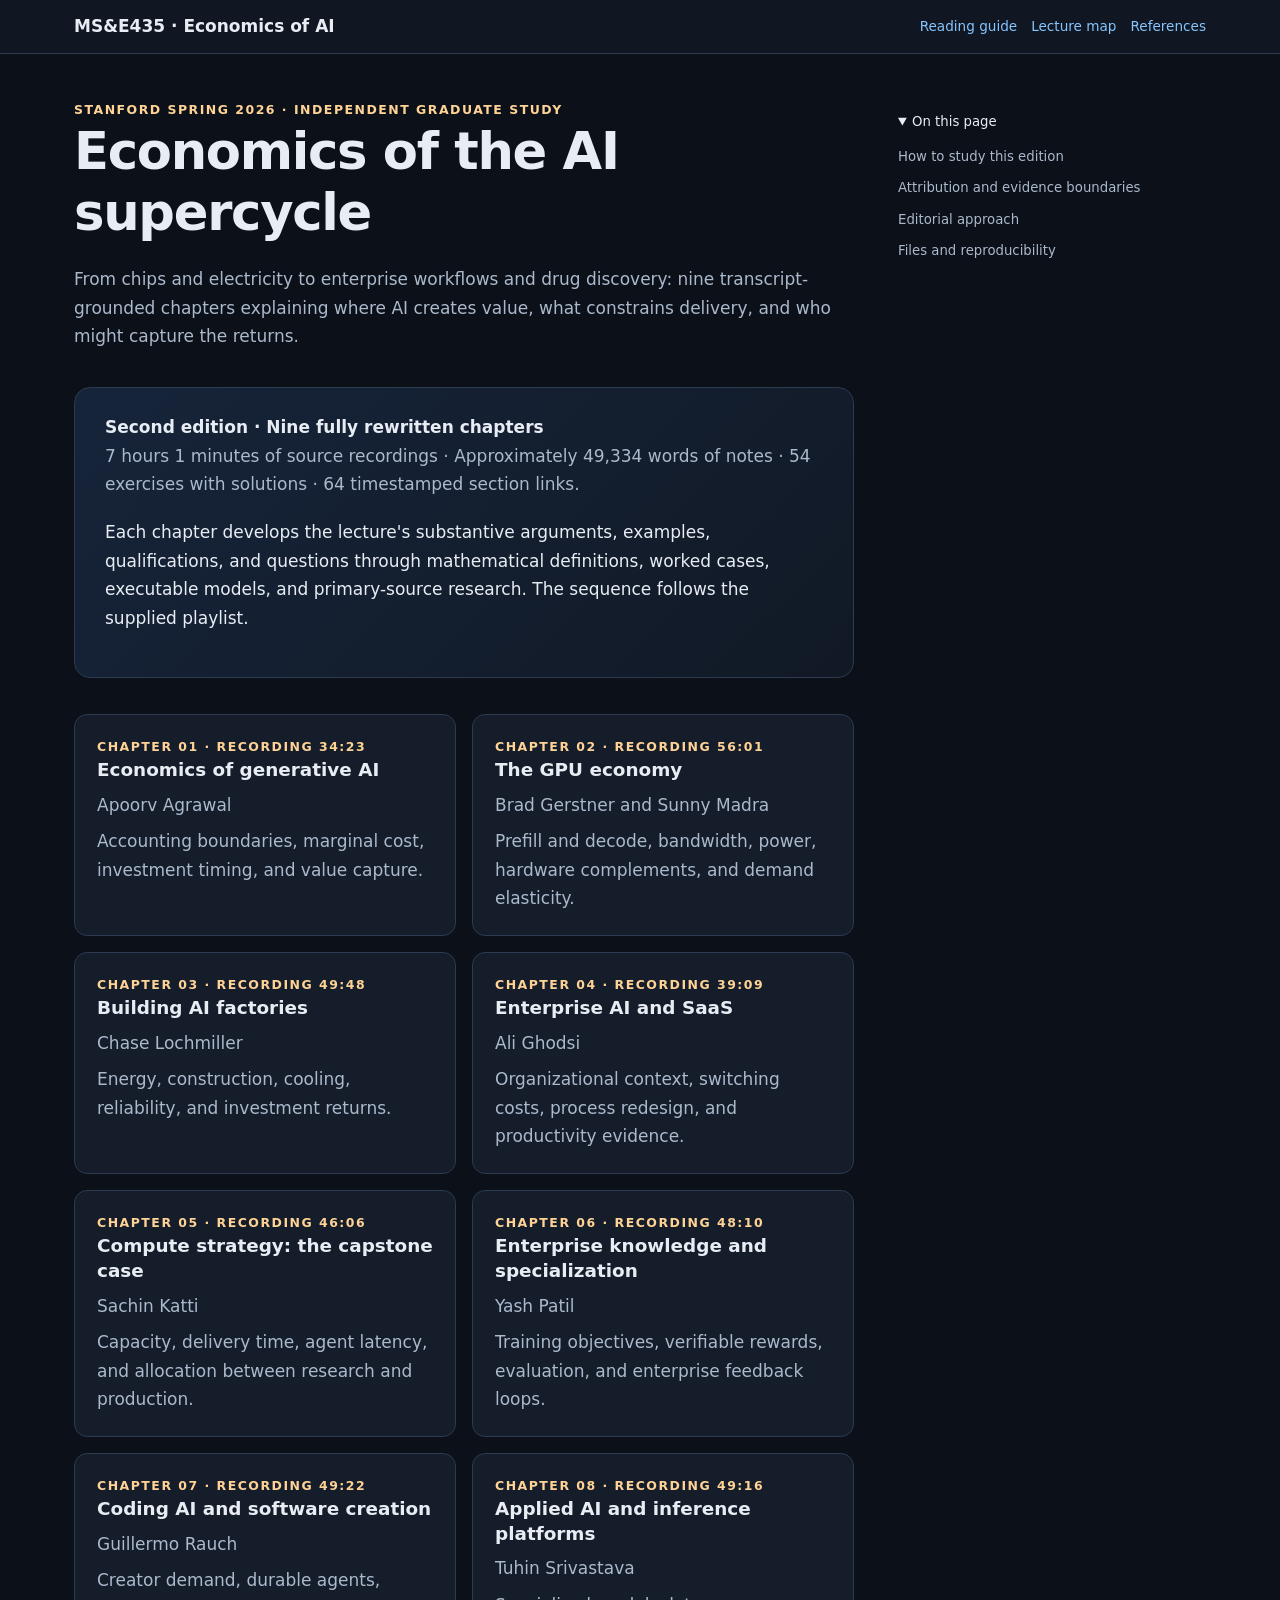
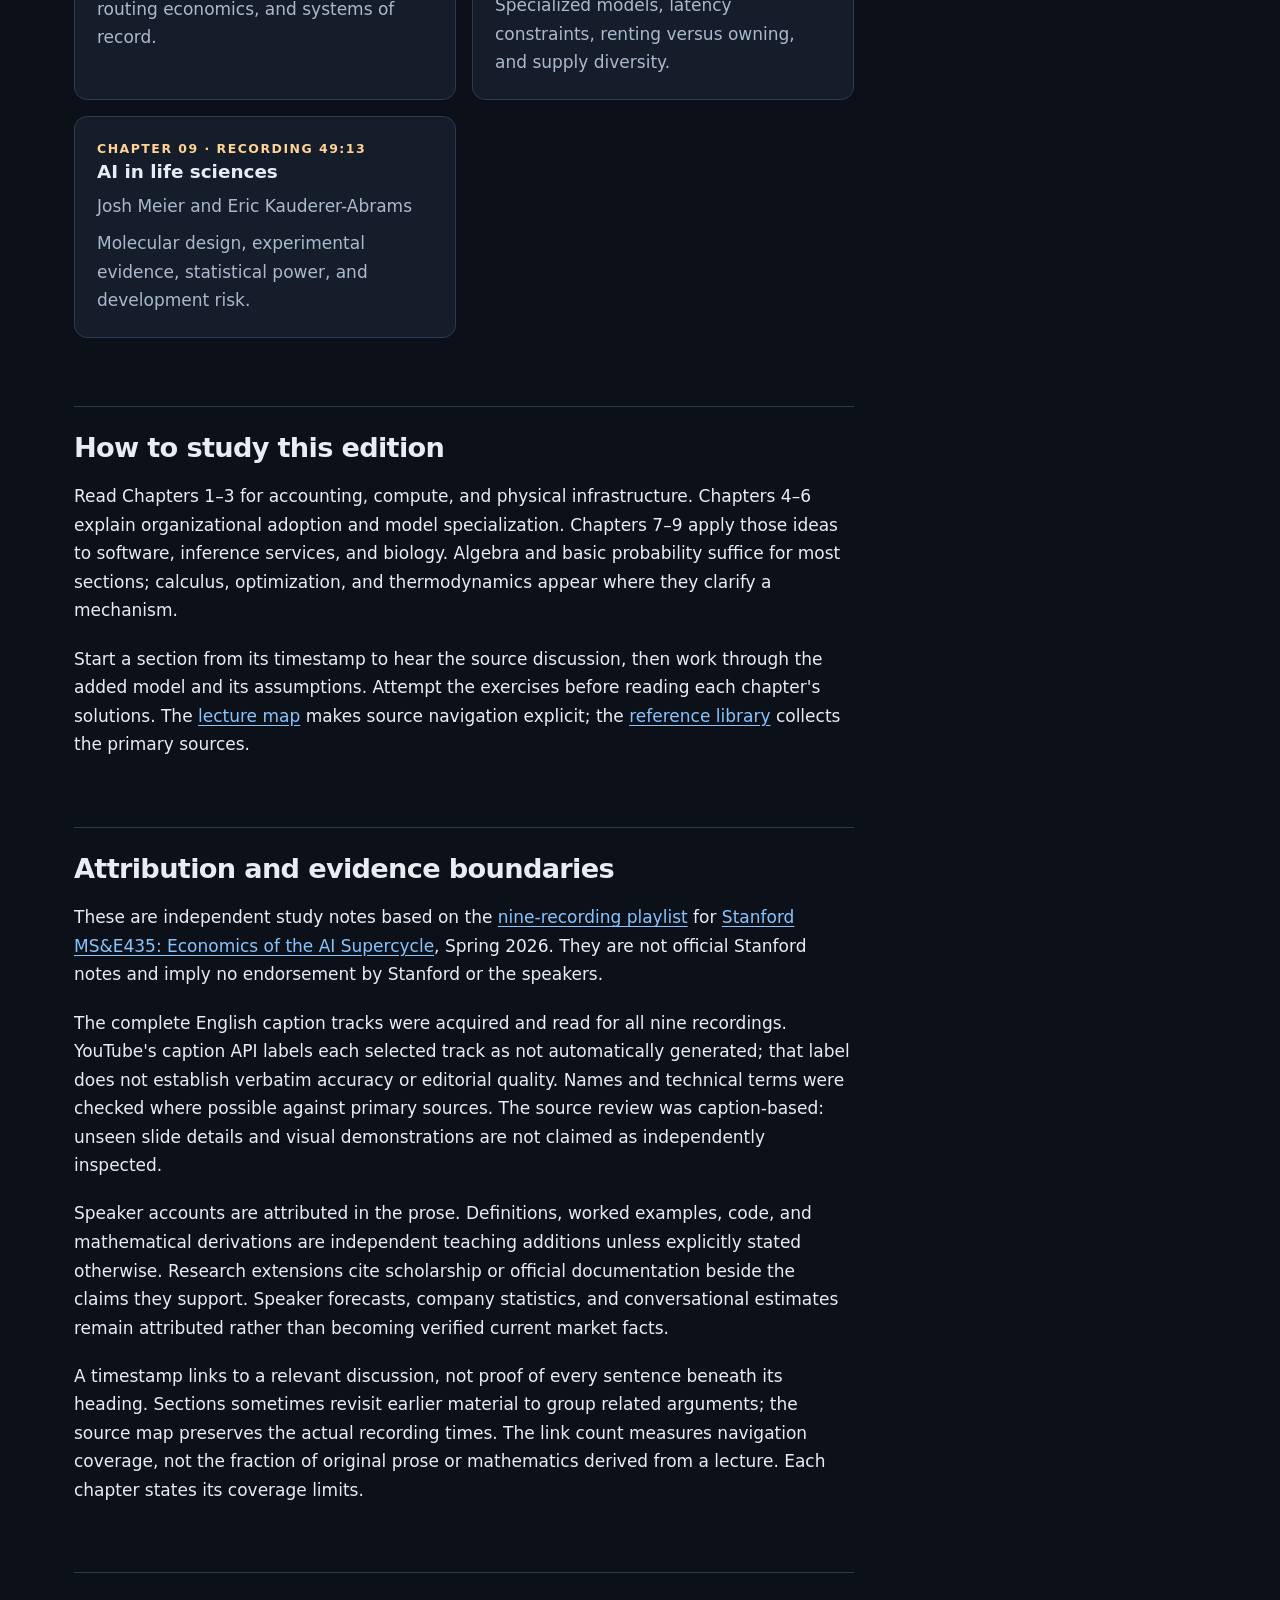
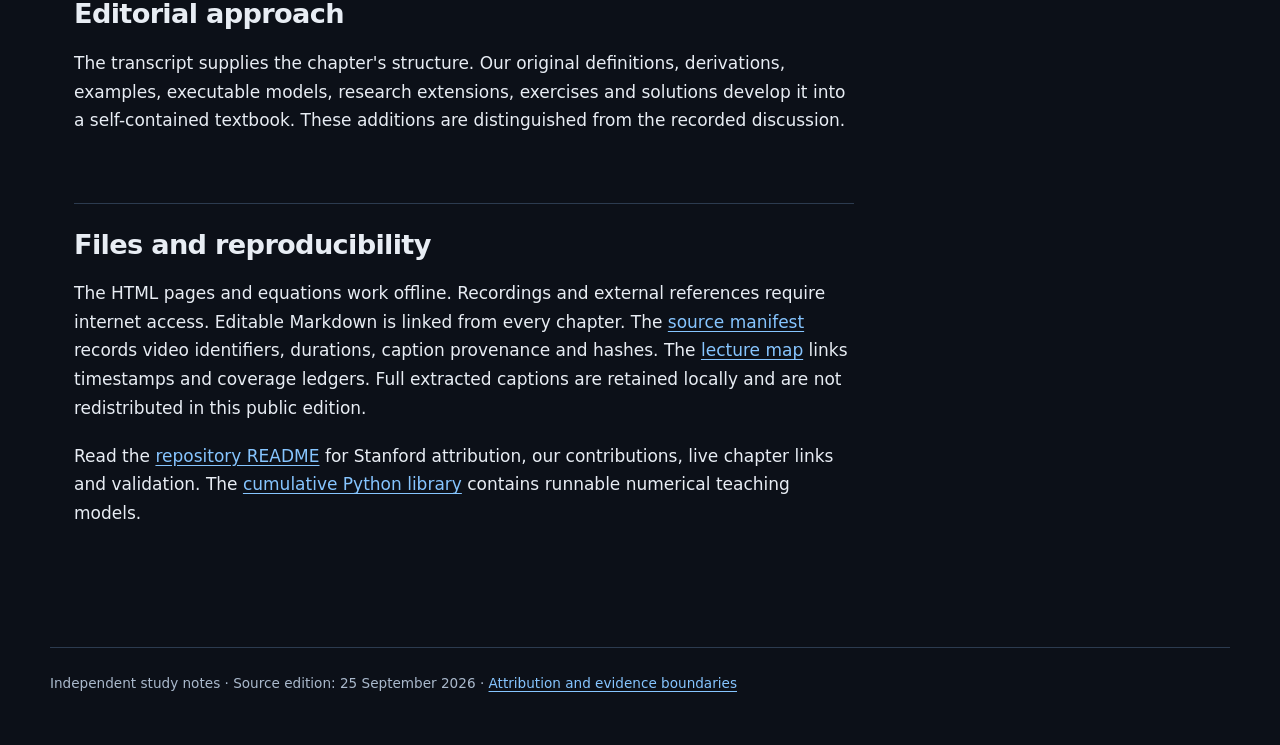
<file: docs/index.html>
<!DOCTYPE html>

<html lang="en"><head><meta charset="utf-8"/><meta content="width=device-width,initial-scale=1" name="viewport"/>
<title>Reading guide | MS&amp;E435 Study Notes</title><link href="assets/notes.css" rel="stylesheet"/>
<script>window.MathJax={tex:{inlineMath:[['$','$']],displayMath:[['$$','$$']]},options:{skipHtmlTags:['script','noscript','style','textarea','pre','code']}};</script>
<script defer="" src="assets/mathjax-tex-svg.js"></script><script defer="" src="assets/copy-code.js"></script></head>
<body><a class="skip" href="#main">Skip to content</a>
<header class="top"><div class="shell"><a class="brand" href="index.html">MS&amp;E435 · Economics of AI</a><nav aria-label="Site navigation"><a href="index.html">Reading guide</a><a href="source-map.html">Lecture map</a><a href="references.html">References</a></nav></div></header>
<div class="shell layout"><main class="main" id="main"><div class="eyebrow">Stanford Spring 2026 · Independent graduate study</div>
<h1>Economics of the AI supercycle</h1>
<p>From chips and electricity to enterprise workflows and drug discovery: nine transcript-grounded chapters explaining where AI creates value, what constrains delivery, and who might capture the returns.</p>
<div class="hero"><b>Second edition · Nine fully rewritten chapters</b><p>7 hours 1 minutes of source recordings · Approximately 49,334 words of notes · 54 exercises with solutions · 64 timestamped section links.</p><p>Each chapter develops the lecture's substantive arguments, examples, qualifications, and questions through mathematical definitions, worked cases, executable models, and primary-source research. The sequence follows the supplied playlist.</p></div>
<div class="cards"><a class="card" href="lecture-01.html"><div class="eyebrow">Chapter 01 · Recording 34:23</div><b>Economics of generative AI</b><span>Apoorv Agrawal</span><span>Accounting boundaries, marginal cost, investment timing, and value capture.</span></a><a class="card" href="lecture-02.html"><div class="eyebrow">Chapter 02 · Recording 56:01</div><b>The GPU economy</b><span>Brad Gerstner and Sunny Madra</span><span>Prefill and decode, bandwidth, power, hardware complements, and demand elasticity.</span></a><a class="card" href="lecture-03.html"><div class="eyebrow">Chapter 03 · Recording 49:48</div><b>Building AI factories</b><span>Chase Lochmiller</span><span>Energy, construction, cooling, reliability, and investment returns.</span></a><a class="card" href="lecture-04.html"><div class="eyebrow">Chapter 04 · Recording 39:09</div><b>Enterprise AI and SaaS</b><span>Ali Ghodsi</span><span>Organizational context, switching costs, process redesign, and productivity evidence.</span></a><a class="card" href="lecture-05.html"><div class="eyebrow">Chapter 05 · Recording 46:06</div><b>Compute strategy: the capstone case</b><span>Sachin Katti</span><span>Capacity, delivery time, agent latency, and allocation between research and production.</span></a><a class="card" href="lecture-06.html"><div class="eyebrow">Chapter 06 · Recording 48:10</div><b>Enterprise knowledge and specialization</b><span>Yash Patil</span><span>Training objectives, verifiable rewards, evaluation, and enterprise feedback loops.</span></a><a class="card" href="lecture-07.html"><div class="eyebrow">Chapter 07 · Recording 49:22</div><b>Coding AI and software creation</b><span>Guillermo Rauch</span><span>Creator demand, durable agents, routing economics, and systems of record.</span></a><a class="card" href="lecture-08.html"><div class="eyebrow">Chapter 08 · Recording 49:16</div><b>Applied AI and inference platforms</b><span>Tuhin Srivastava</span><span>Specialized models, latency constraints, renting versus owning, and supply diversity.</span></a><a class="card" href="lecture-09.html"><div class="eyebrow">Chapter 09 · Recording 49:13</div><b>AI in life sciences</b><span>Josh Meier and Eric Kauderer-Abrams</span><span>Molecular design, experimental evidence, statistical power, and development risk.</span></a></div>
<h2 id="method">How to study this edition</h2>
<p>Read Chapters 1–3 for accounting, compute, and physical infrastructure. Chapters 4–6 explain organizational adoption and model specialization. Chapters 7–9 apply those ideas to software, inference services, and biology. Algebra and basic probability suffice for most sections; calculus, optimization, and thermodynamics appear where they clarify a mechanism.</p>
<p>Start a section from its timestamp to hear the source discussion, then work through the added model and its assumptions. Attempt the exercises before reading each chapter's solutions. The <a href="source-map.html">lecture map</a> makes source navigation explicit; the <a href="references.html">reference library</a> collects the primary sources.</p>
<h2 id="provenance">Attribution and evidence boundaries</h2>
<p>These are independent study notes based on the <a href="https://www.youtube.com/playlist?list=PLoROMvodv4rOAe_DtQYOCKy6_x3irEYV1">nine-recording playlist</a> for <a href="https://mse435.stanford.edu/">Stanford MS&amp;E435: Economics of the AI Supercycle</a>, Spring 2026. They are not official Stanford notes and imply no endorsement by Stanford or the speakers.</p>
<p>The complete English caption tracks were acquired and read for all nine recordings. YouTube's caption API labels each selected track as not automatically generated; that label does not establish verbatim accuracy or editorial quality. Names and technical terms were checked where possible against primary sources. The source review was caption-based: unseen slide details and visual demonstrations are not claimed as independently inspected.</p>
<p>Speaker accounts are attributed in the prose. Definitions, worked examples, code, and mathematical derivations are independent teaching additions unless explicitly stated otherwise. Research extensions cite scholarship or official documentation beside the claims they support. Speaker forecasts, company statistics, and conversational estimates remain attributed rather than becoming verified current market facts.</p>
<p>A timestamp links to a relevant discussion, not proof of every sentence beneath its heading. Sections sometimes revisit earlier material to group related arguments; the source map preserves the actual recording times. The link count measures navigation coverage, not the fraction of original prose or mathematics derived from a lecture. Each chapter states its coverage limits.</p>
<h2 id="editorial-approach">Editorial approach</h2>
<p>The transcript supplies the chapter's structure. Our original definitions, derivations, examples, executable models, research extensions, exercises and solutions develop it into a self-contained textbook. These additions are distinguished from the recorded discussion.</p>
<h2 id="reproduce">Files and reproducibility</h2>
<p>The HTML pages and equations work offline. Recordings and external references require internet access. Editable Markdown is linked from every chapter. The <a href="sources/manifest.json">source manifest</a> records video identifiers, durations, caption provenance and hashes. The <a href="source-map.html">lecture map</a> links timestamps and coverage ledgers. Full extracted captions are retained locally and are not redistributed in this public edition.</p>
<p>Read the <a href="https://github.com/az9713/mse435-economics-of-gen-ai-notes#readme">repository README</a> for Stanford attribution, our contributions, live chapter links and validation. The <a href="economics_lab.py">cumulative Python library</a> contains runnable numerical teaching models.</p></main><aside class="side"><details open=""><summary>On this page</summary><ul><li><a href="#method">How to study this edition</a></li><li><a href="#provenance">Attribution and evidence boundaries</a></li><li><a href="#editorial-approach">Editorial approach</a></li><li><a href="#reproduce">Files and reproducibility</a></li></ul></details></aside></div>
<footer class="foot shell">Independent study notes · Source edition: 25 September 2026 · <a href="index.html#provenance">Attribution and evidence boundaries</a></footer></body></html>
</file>
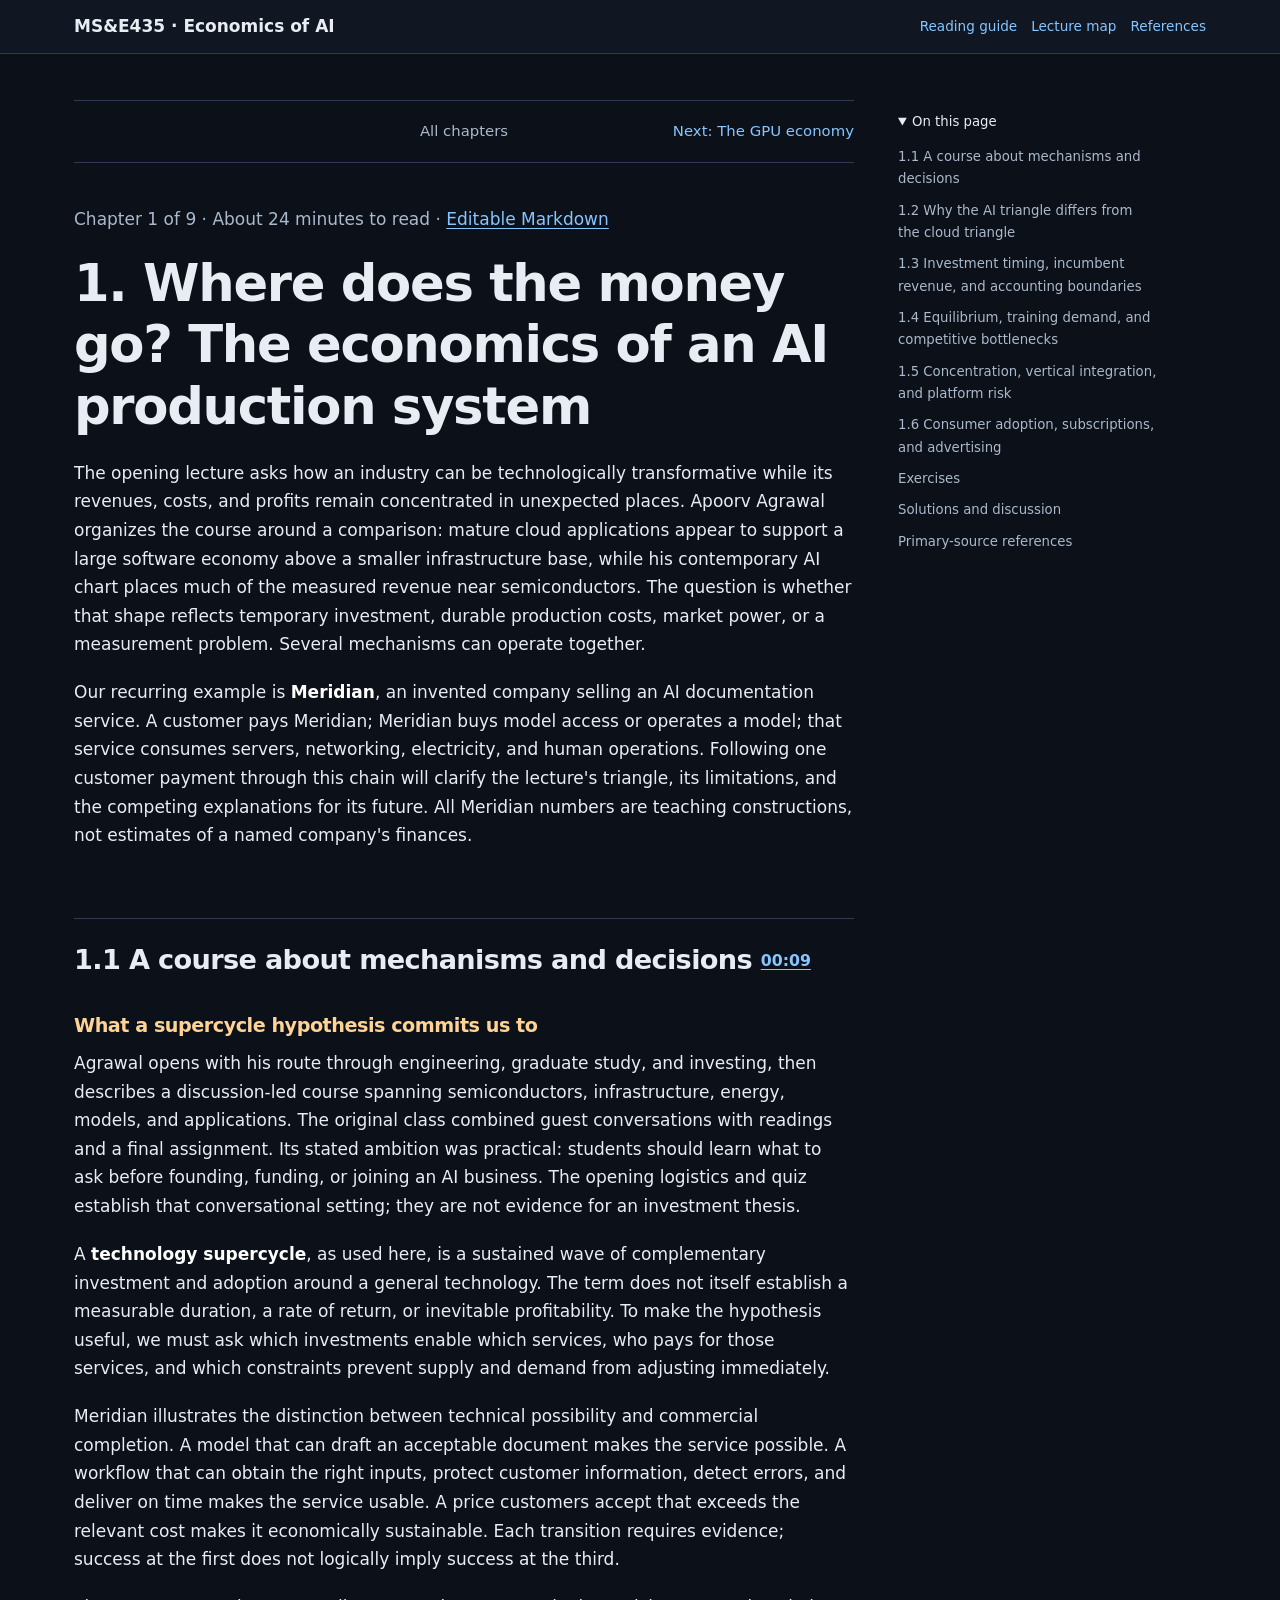
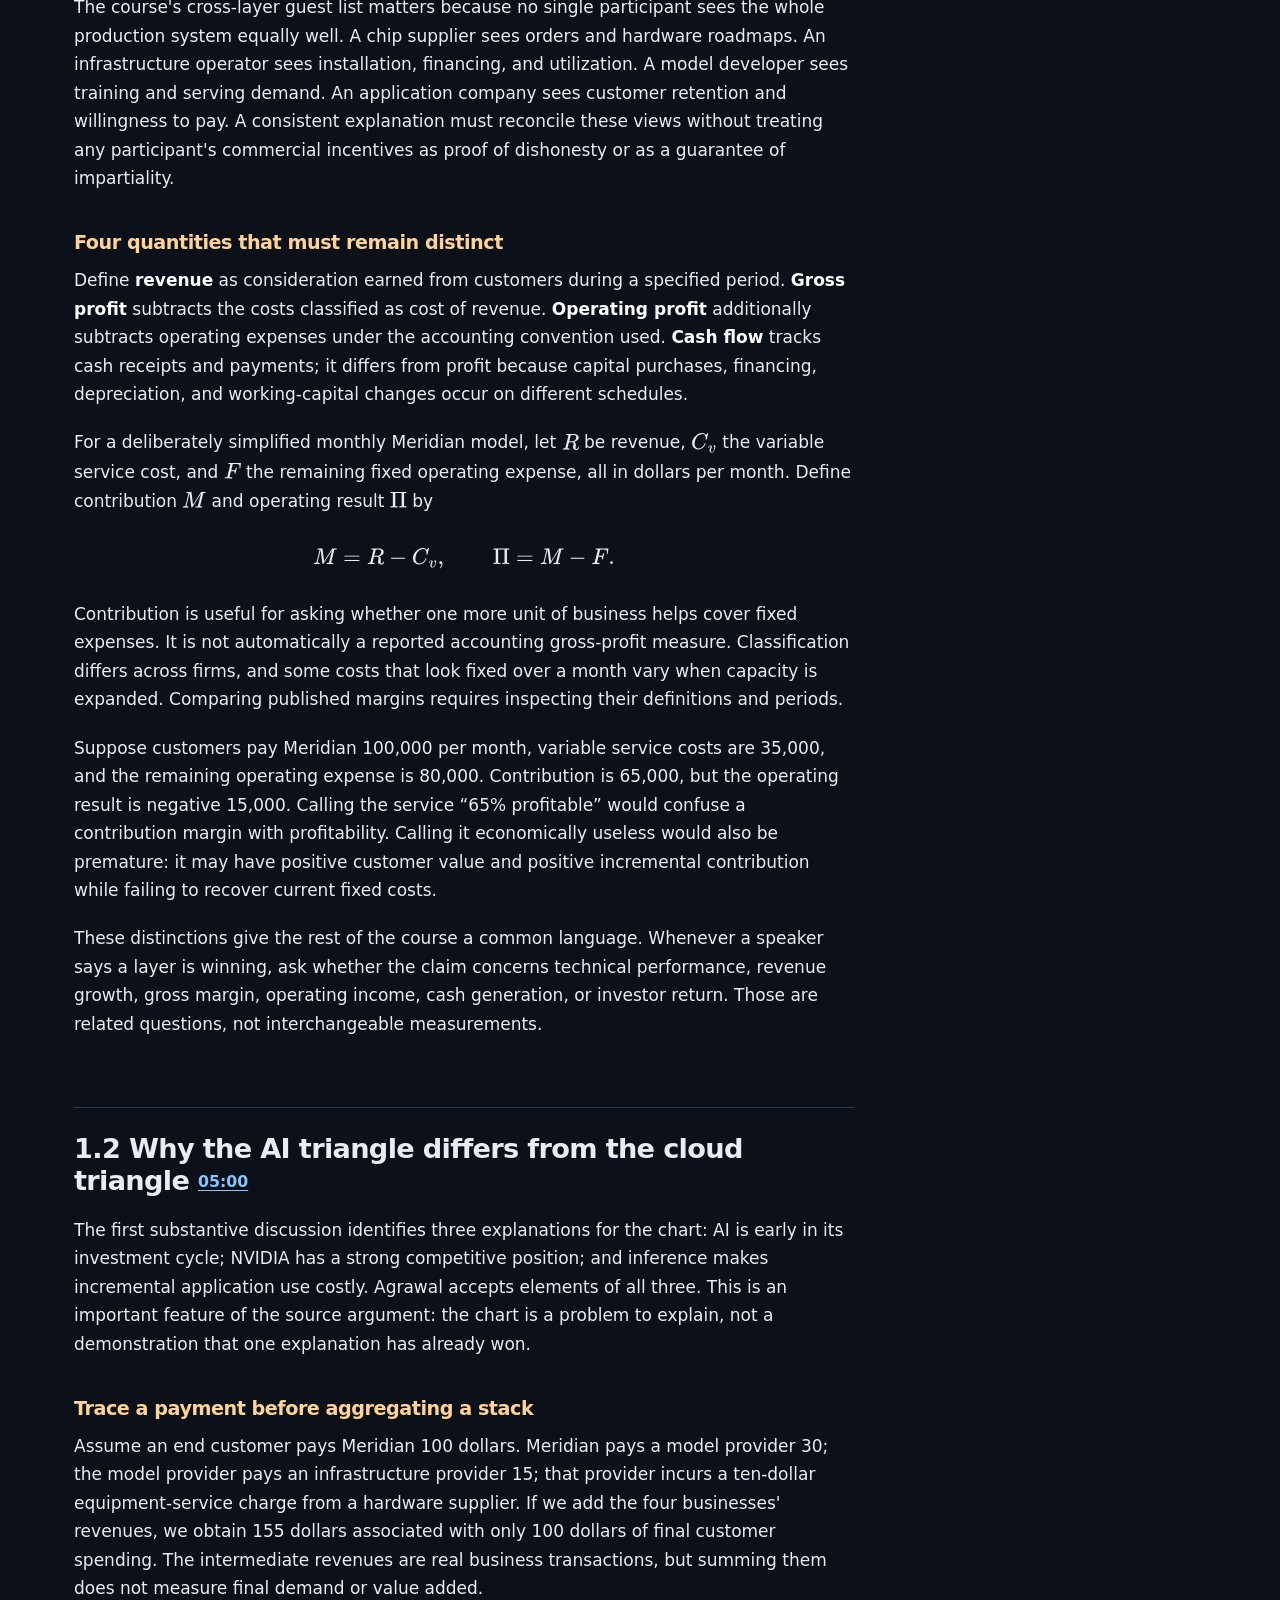
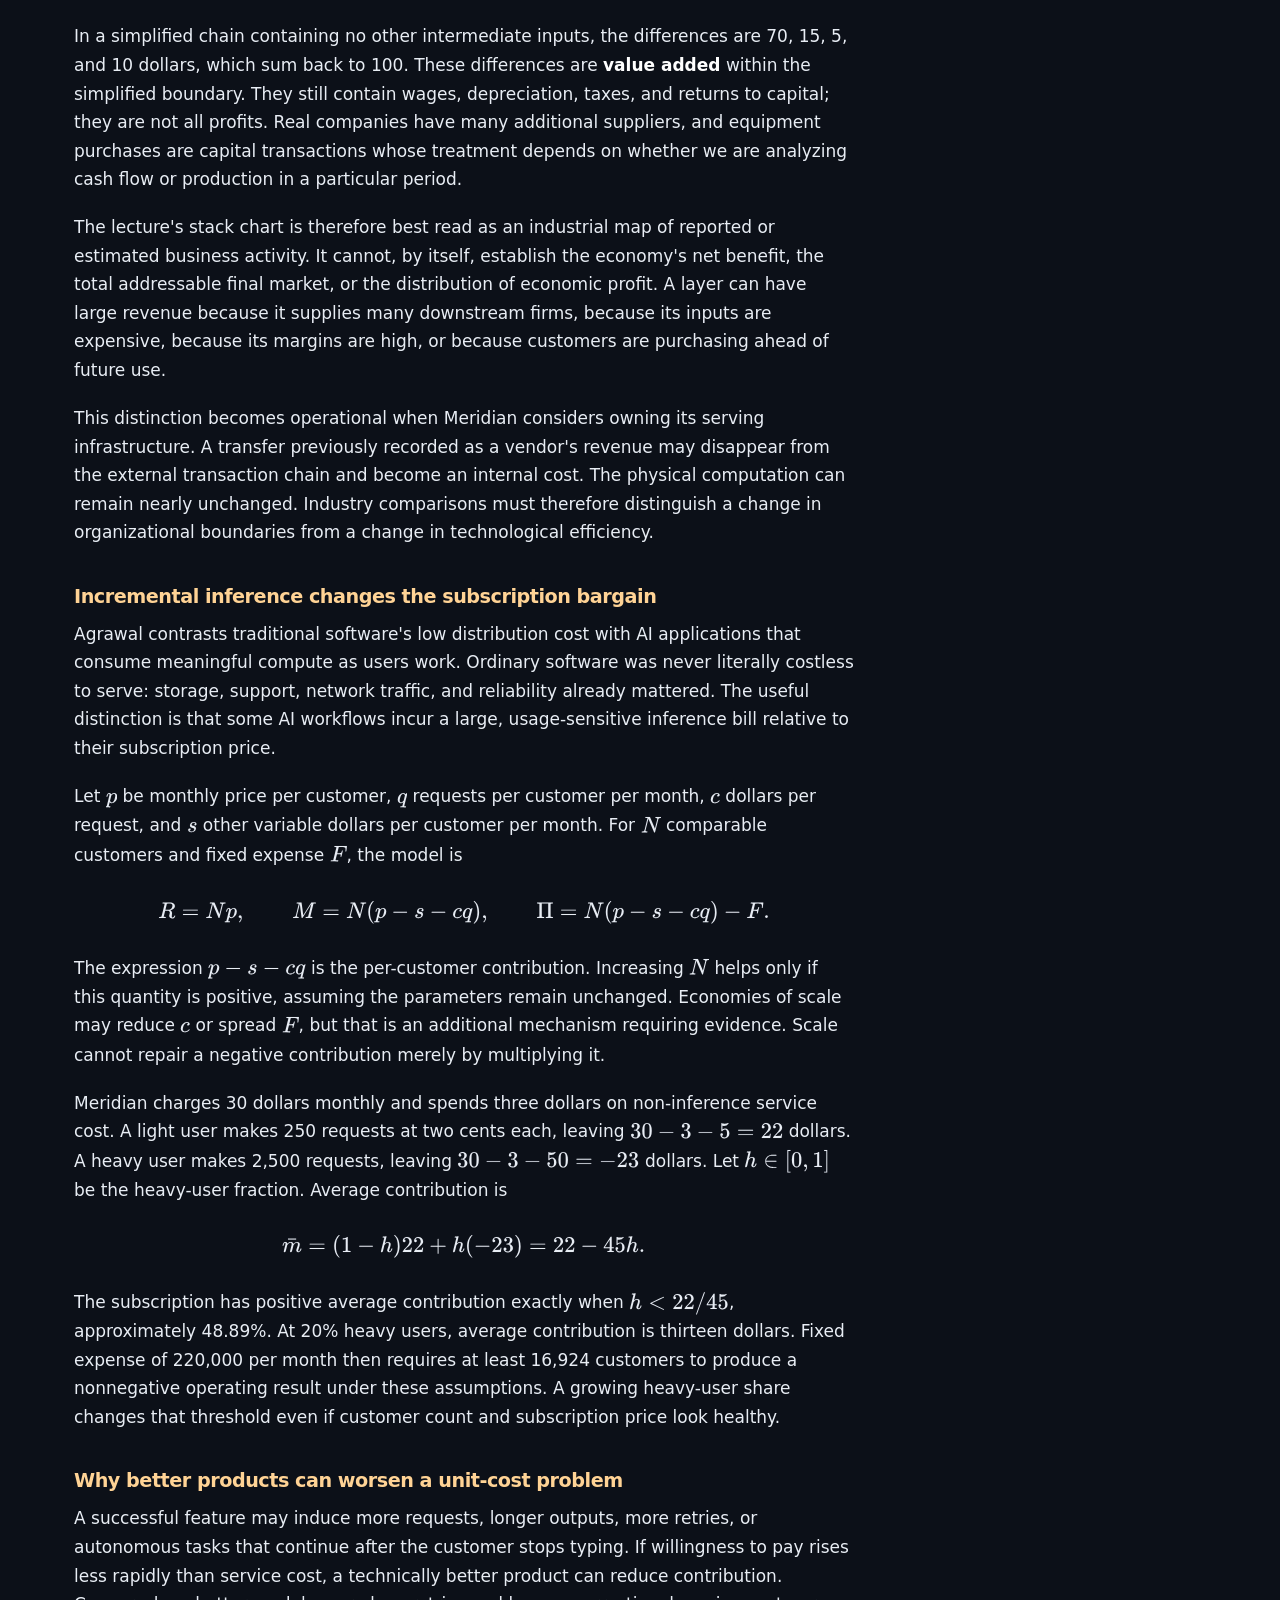
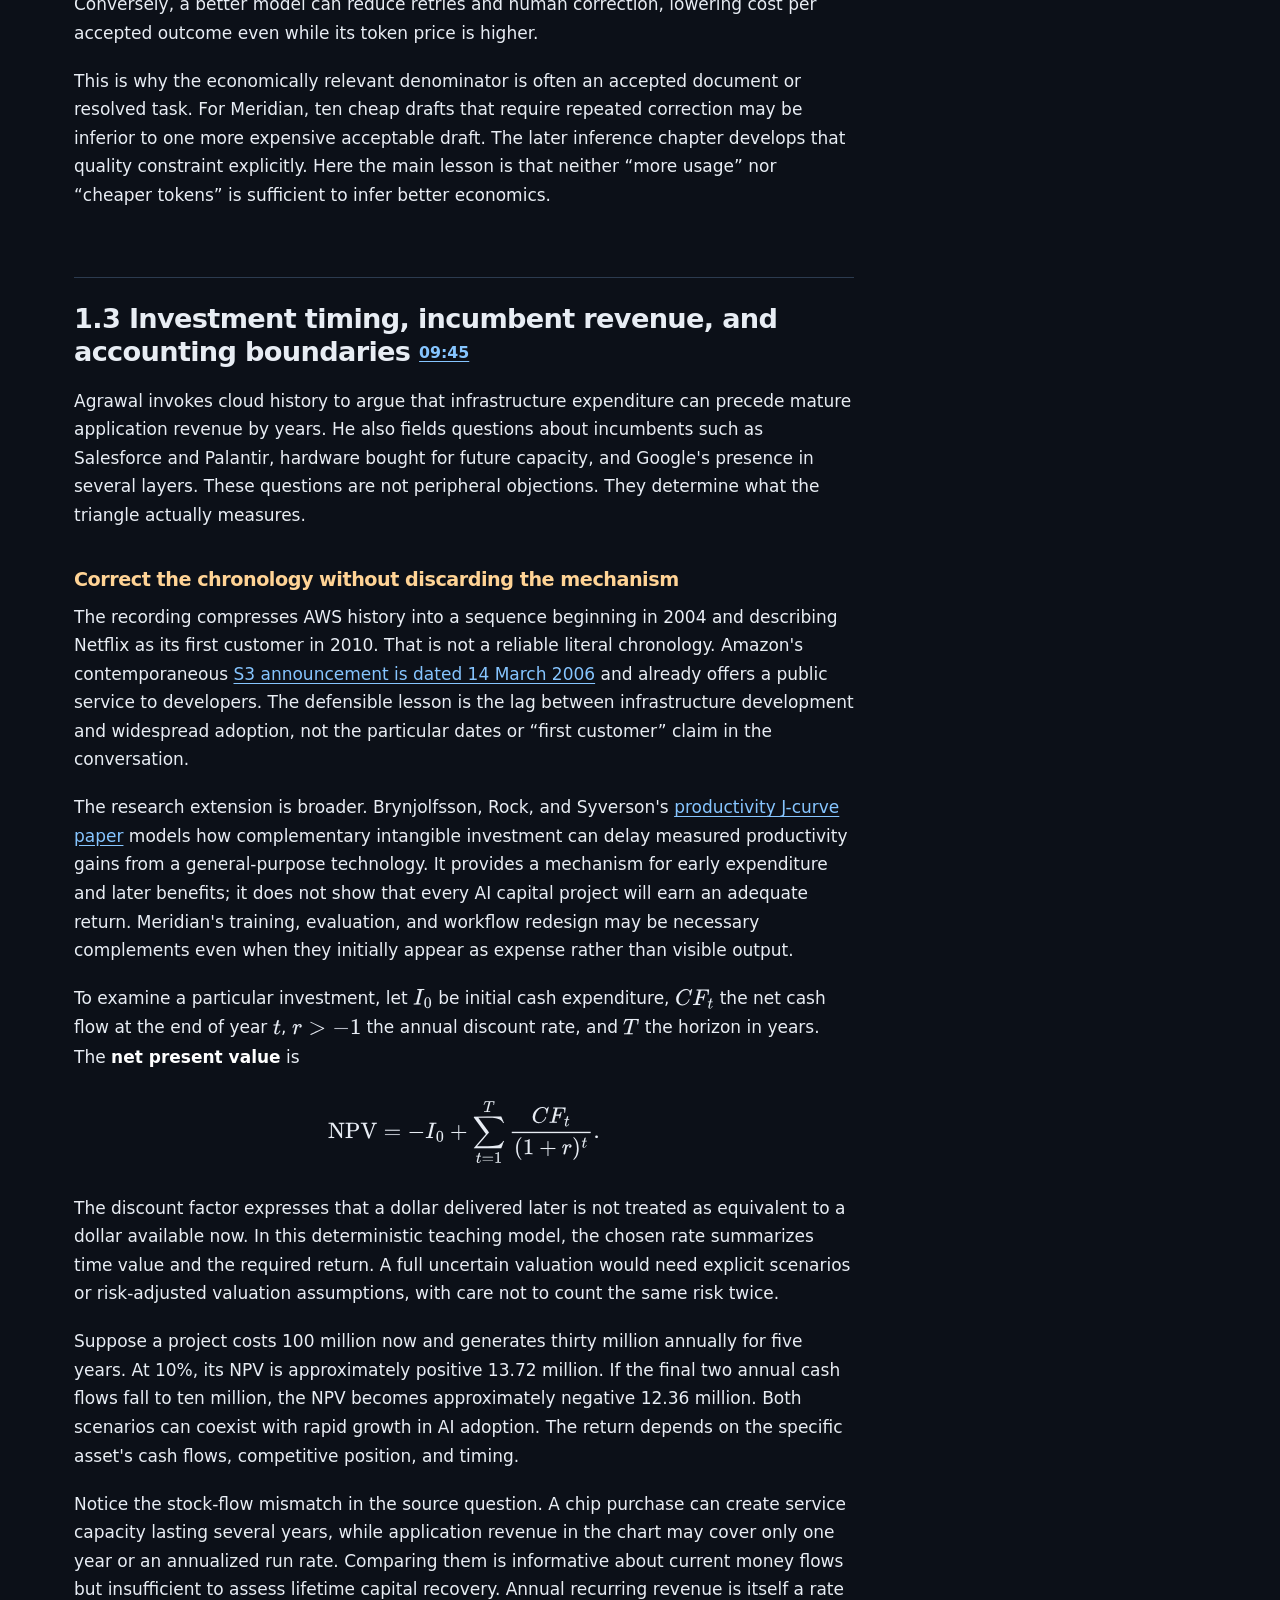
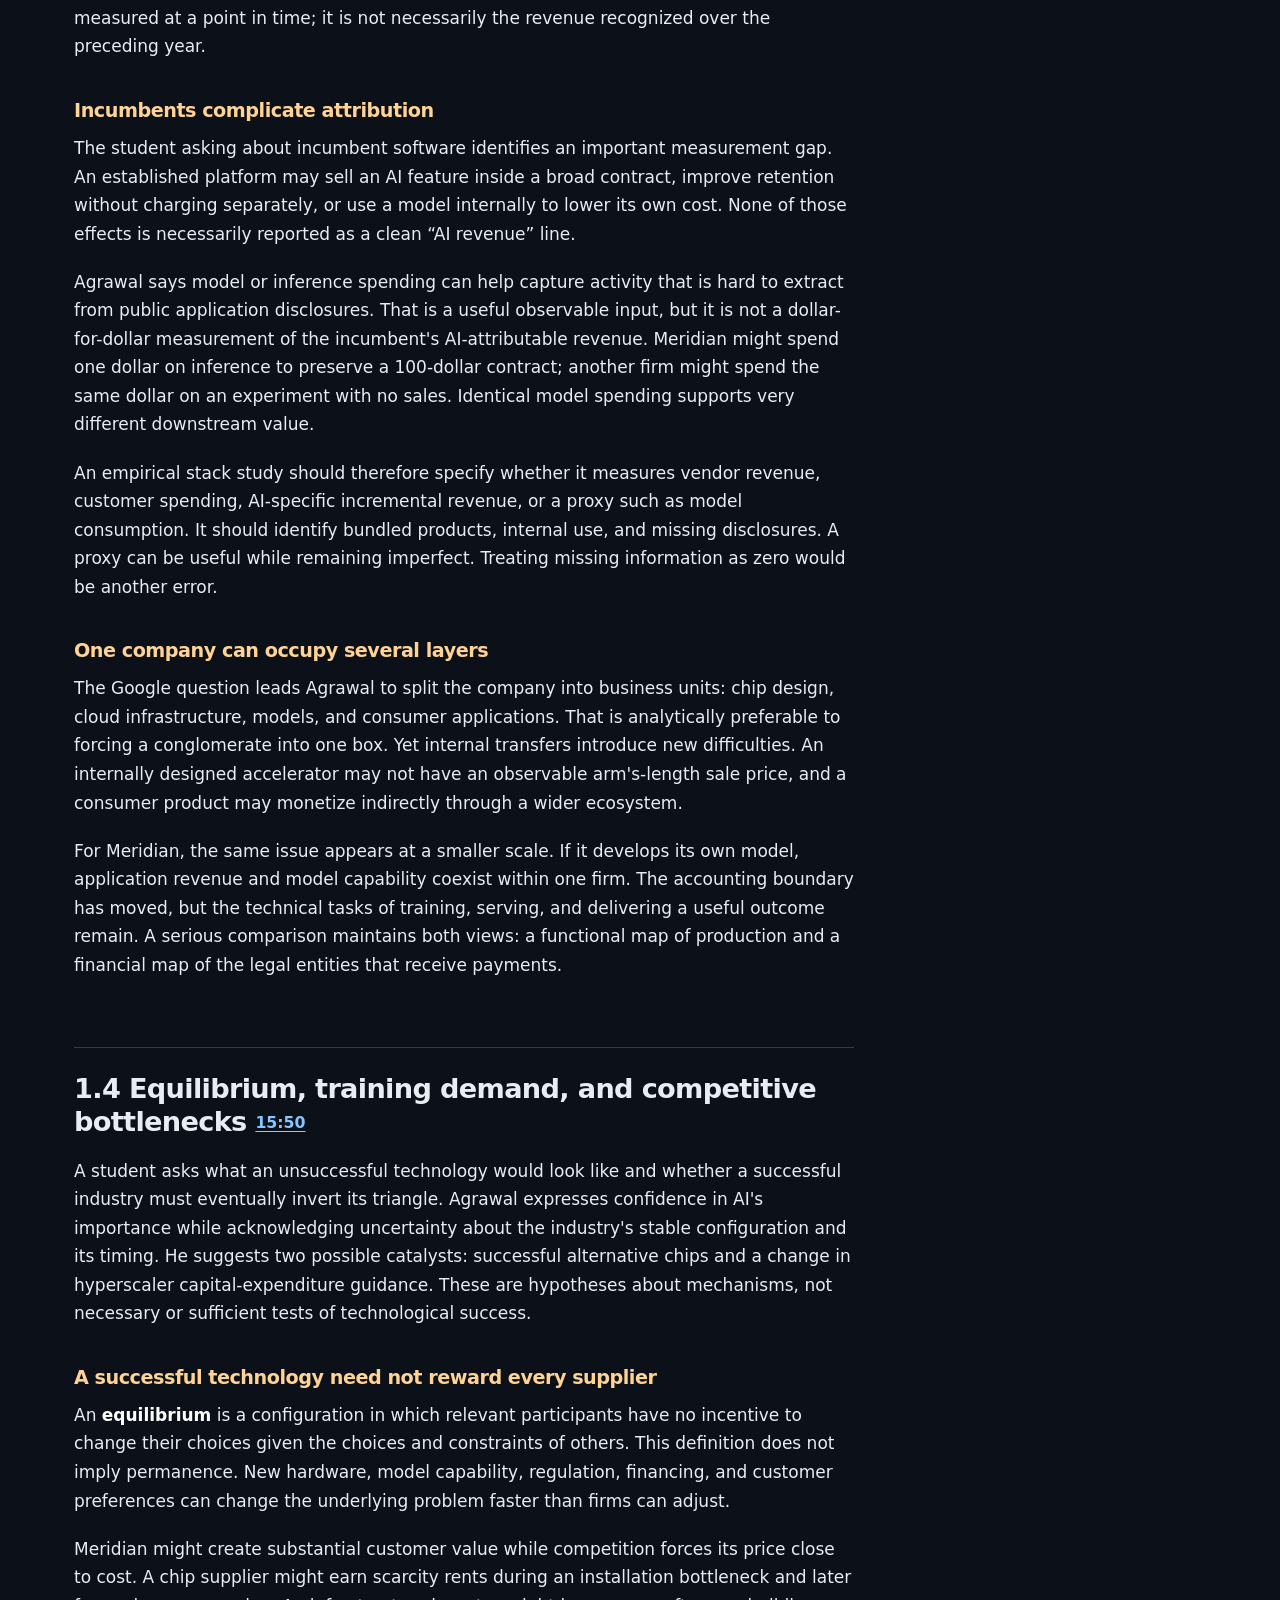
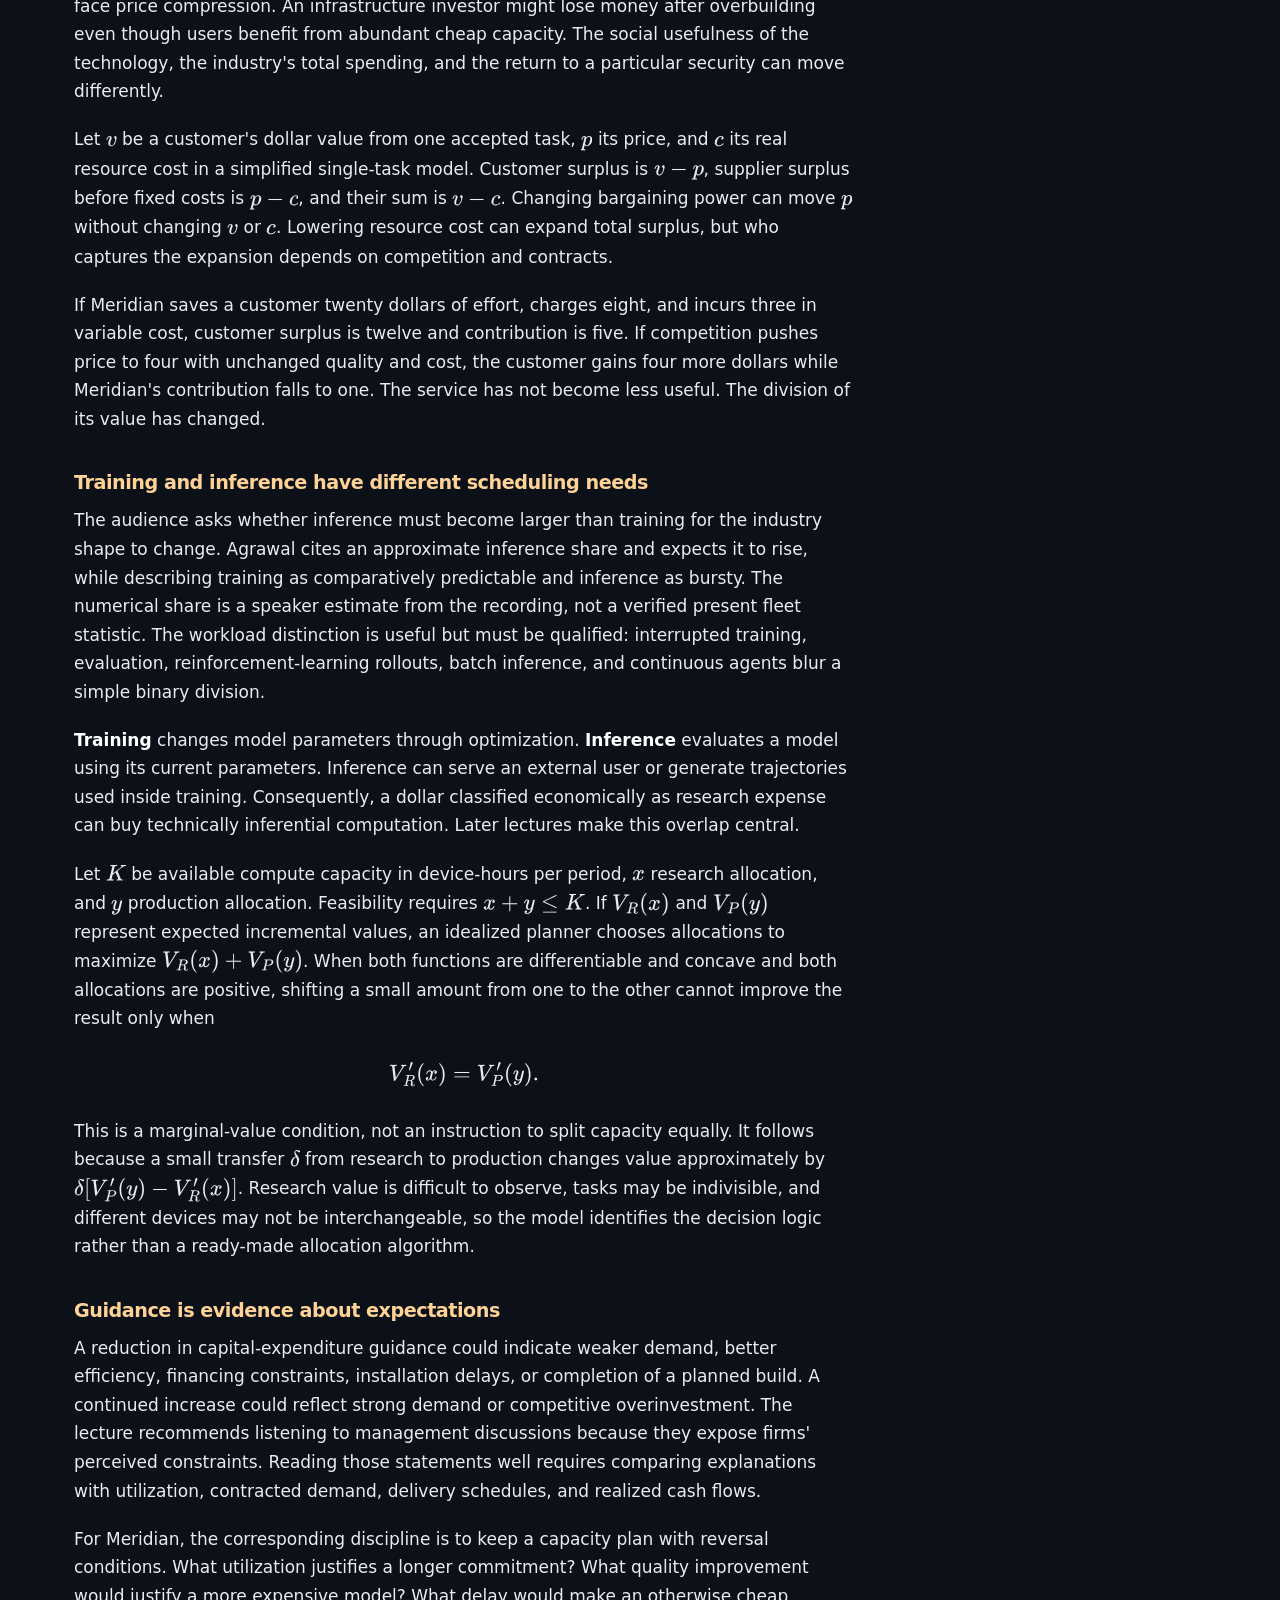
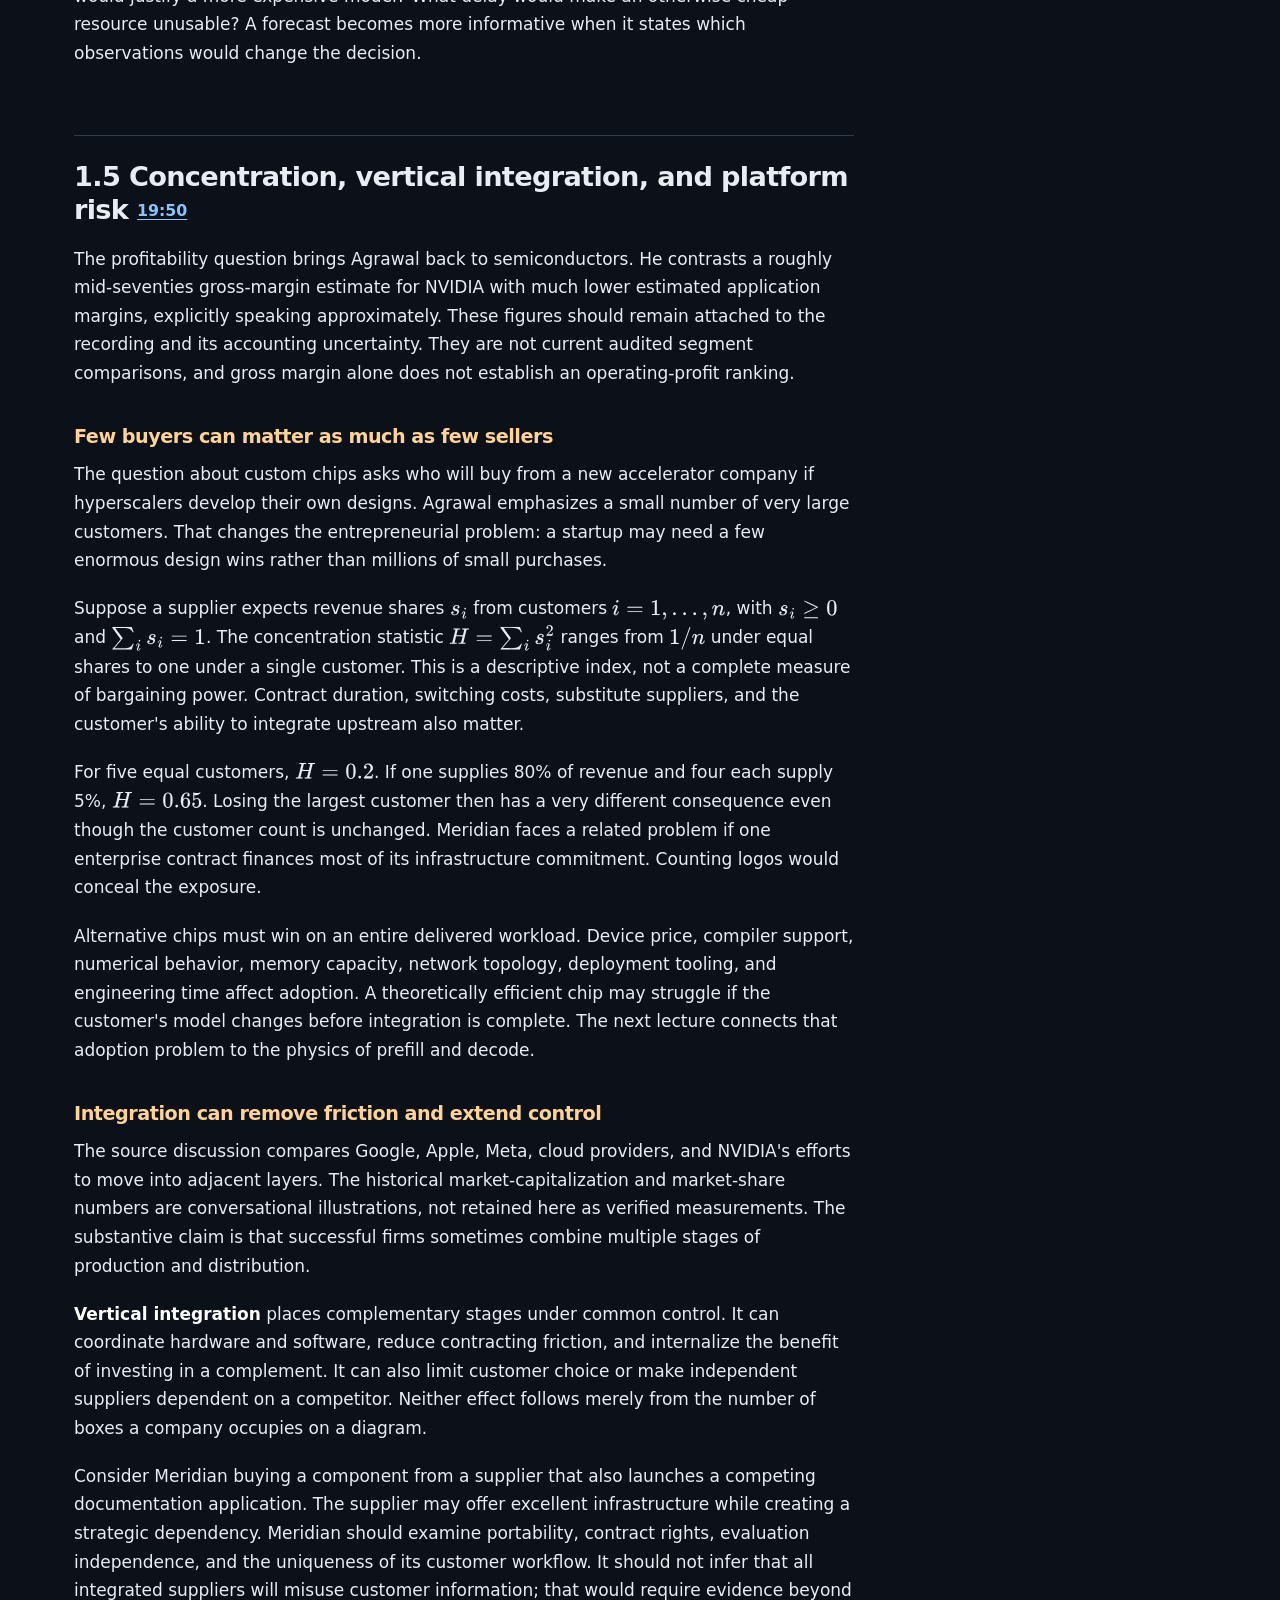
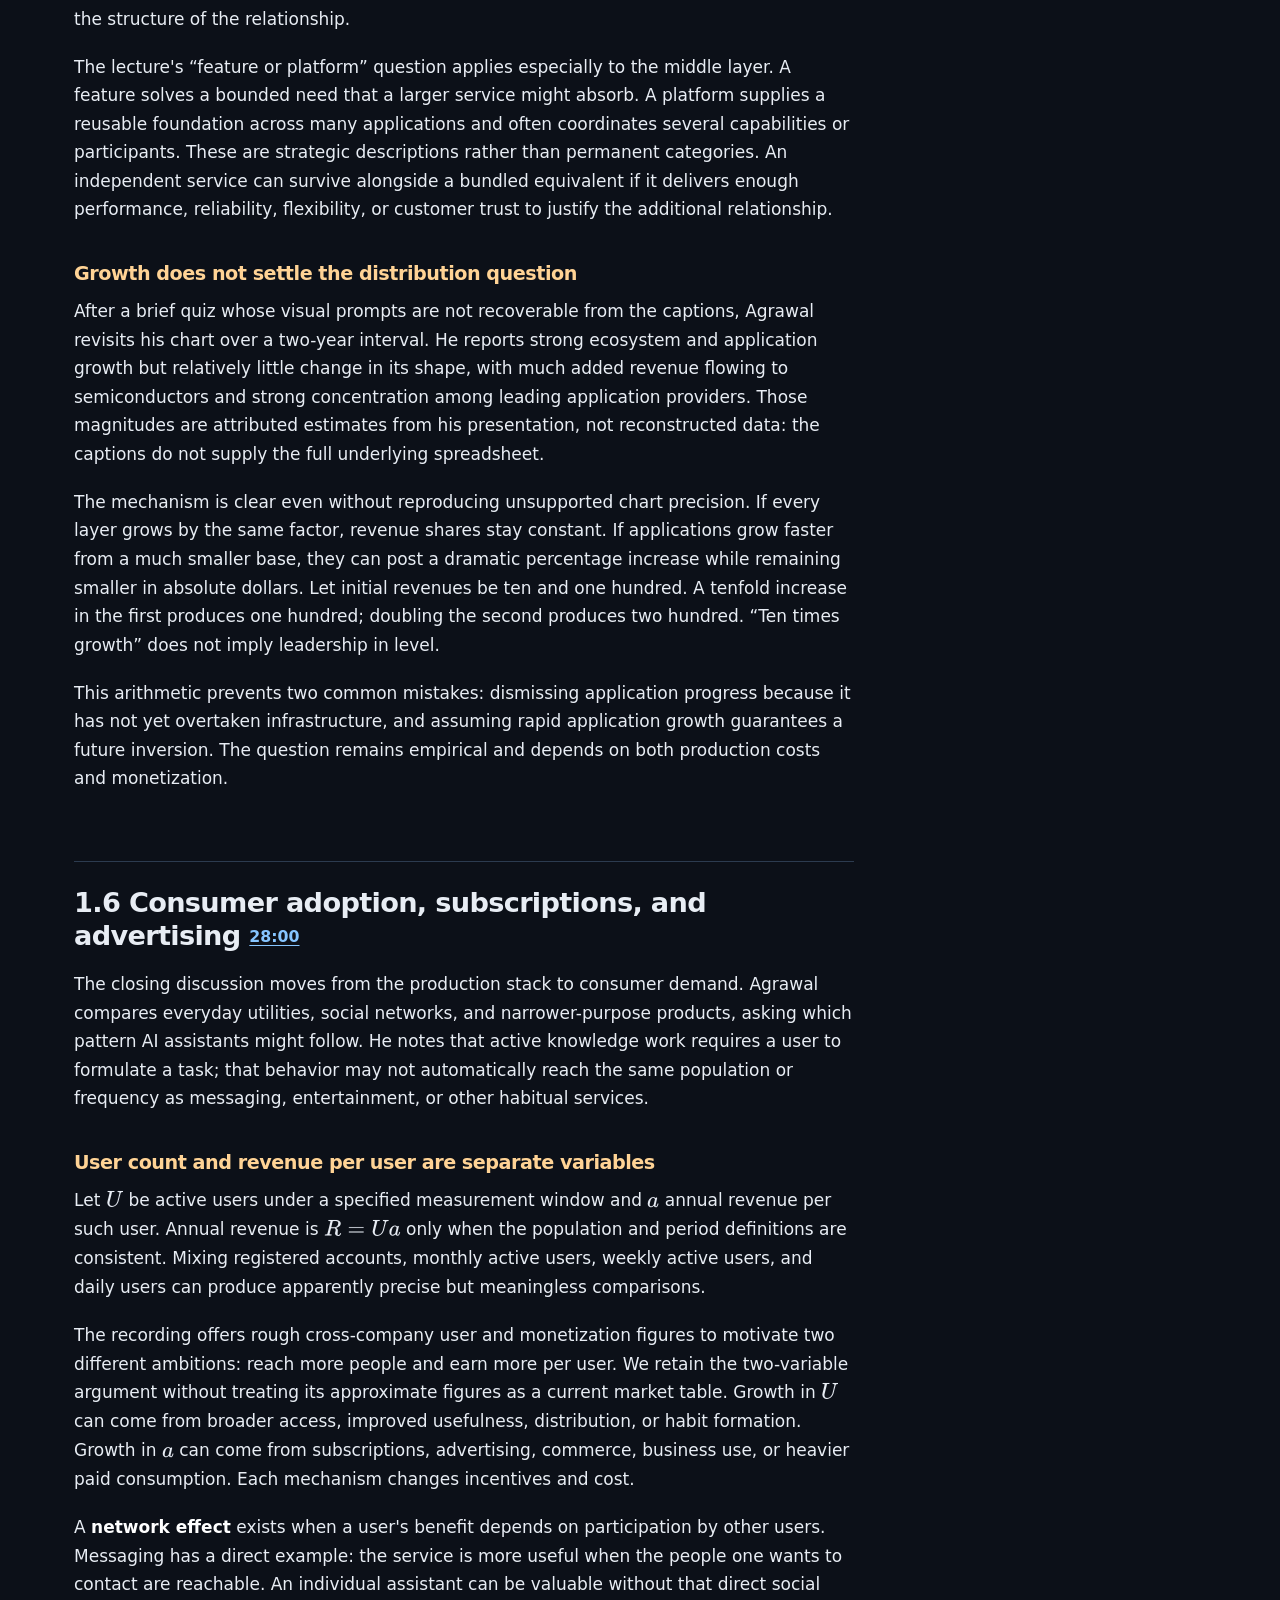
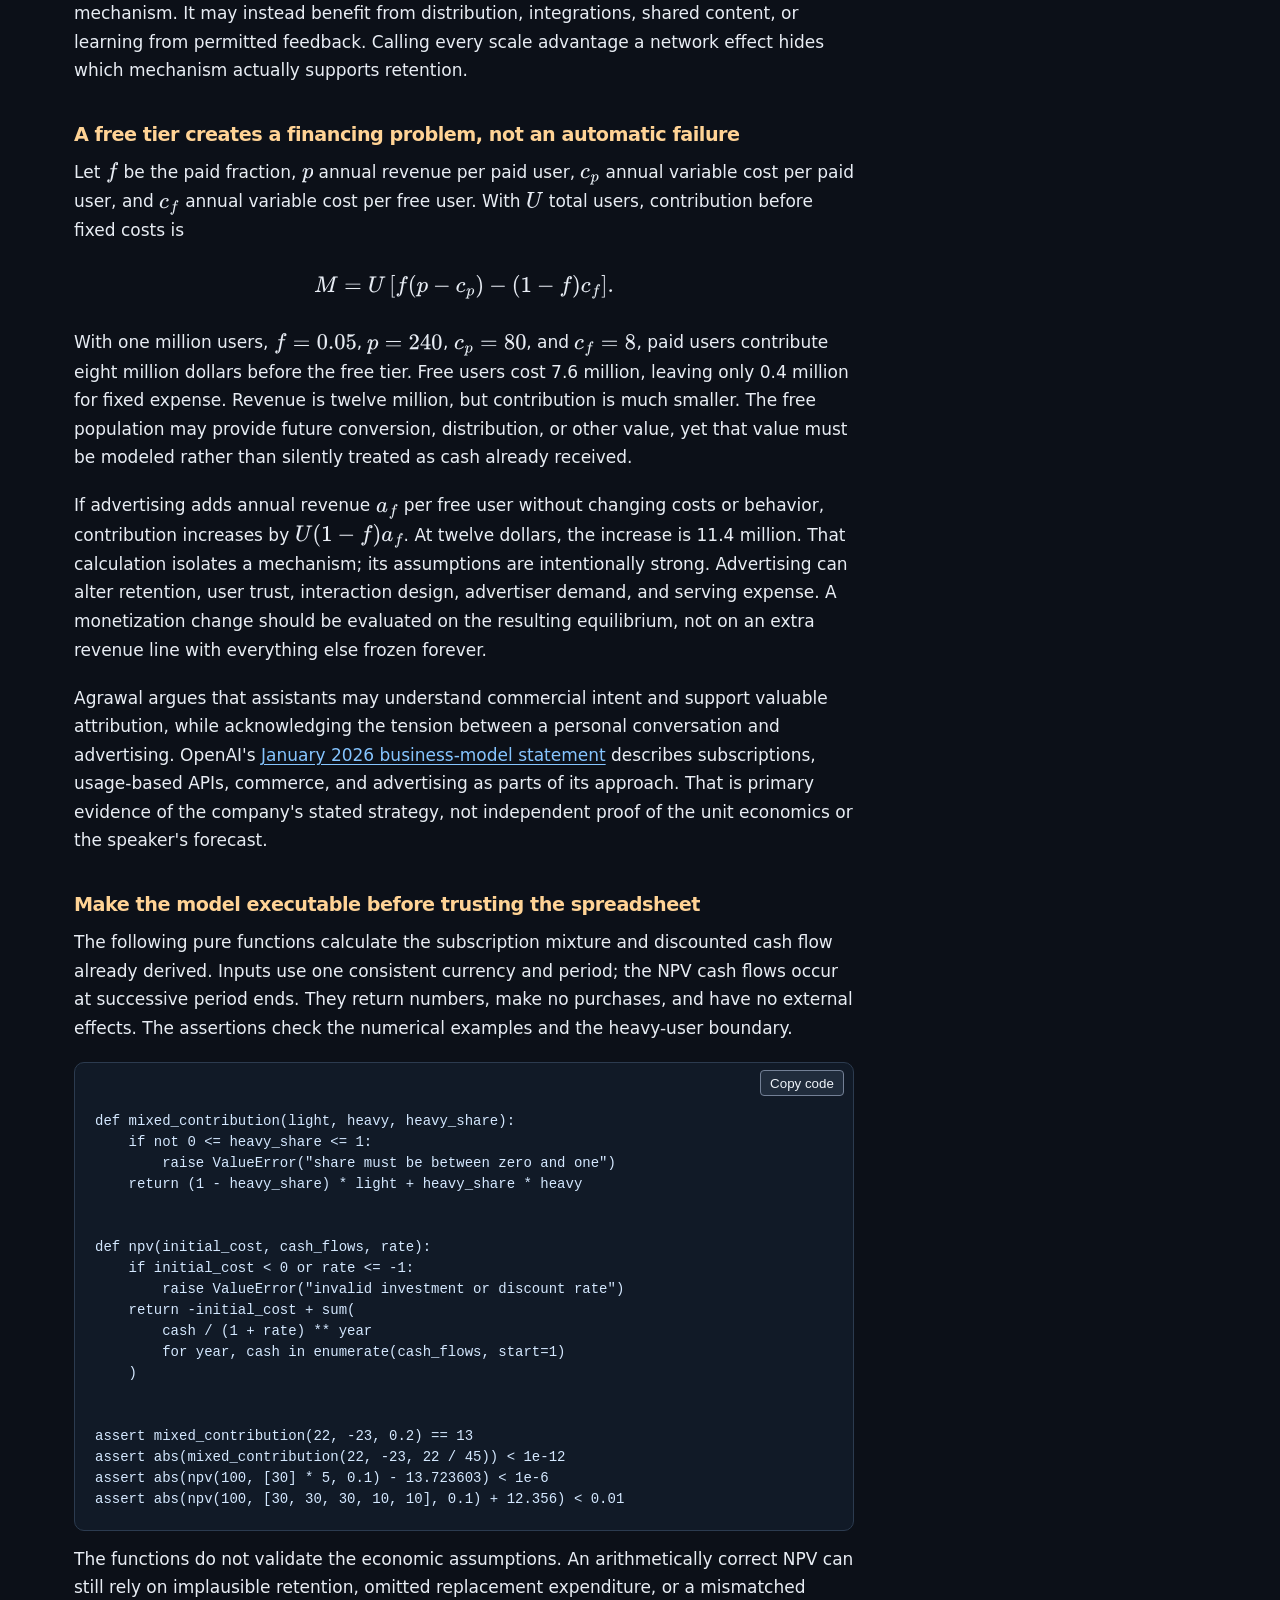
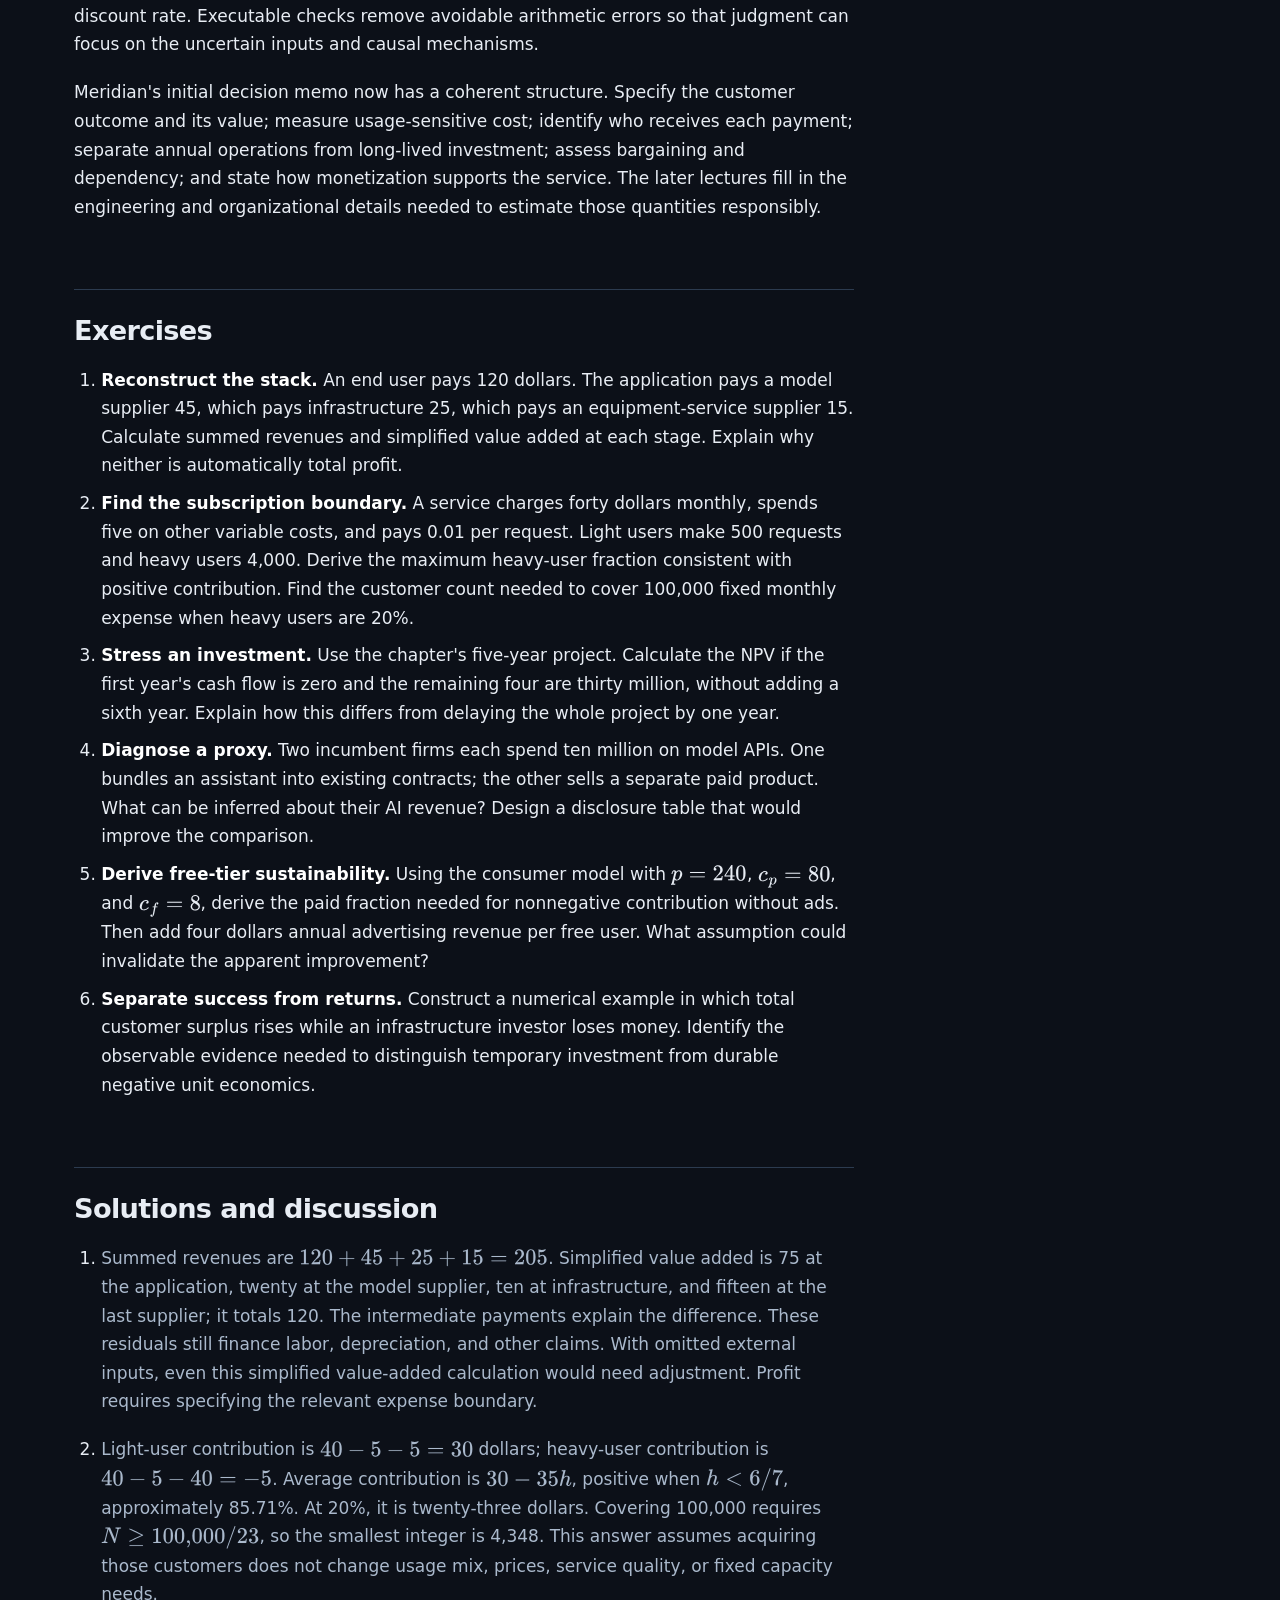
<file: docs/lecture-01.html>
<!DOCTYPE html>

<html lang="en"><head><meta charset="utf-8"/><meta content="width=device-width,initial-scale=1" name="viewport"/>
<title>Economics of generative AI | MS&amp;E435 Study Notes</title><link href="assets/notes.css" rel="stylesheet"/>
<script>window.MathJax={tex:{inlineMath:[['$','$']],displayMath:[['$$','$$']]},options:{skipHtmlTags:['script','noscript','style','textarea','pre','code']}};</script>
<script defer="" src="assets/mathjax-tex-svg.js"></script><script defer="" src="assets/copy-code.js"></script></head>
<body><a class="skip" href="#main">Skip to content</a>
<header class="top"><div class="shell"><a class="brand" href="index.html">MS&amp;E435 · Economics of AI</a><nav aria-label="Site navigation"><a href="index.html">Reading guide</a><a href="source-map.html">Lecture map</a><a href="references.html">References</a></nav></div></header>
<div class="shell layout"><main class="main" id="main"><nav aria-label="Chapter navigation" class="chapter-nav"><span></span><a class="index" href="index.html">All chapters</a><a class="next" href="lecture-02.html">Next: The GPU economy</a></nav><p class="meta">Chapter 1 of 9 · About 24 minutes to read · <a href="chapters/lecture-01.md">Editable Markdown</a></p><h1 id="1-where-does-the-money-go-the-economics-of-an-ai-production-system">1. Where does the money go? The economics of an AI production system</h1>
<p>The opening lecture asks how an industry can be technologically transformative while its revenues, costs, and profits remain concentrated in unexpected places. Apoorv Agrawal organizes the course around a comparison: mature cloud applications appear to support a large software economy above a smaller infrastructure base, while his contemporary AI chart places much of the measured revenue near semiconductors. The question is whether that shape reflects temporary investment, durable production costs, market power, or a measurement problem. Several mechanisms can operate together.</p>
<p>Our recurring example is <strong>Meridian</strong>, an invented company selling an AI documentation service. A customer pays Meridian; Meridian buys model access or operates a model; that service consumes servers, networking, electricity, and human operations. Following one customer payment through this chain will clarify the lecture's triangle, its limitations, and the competing explanations for its future. All Meridian numbers are teaching constructions, not estimates of a named company's finances.</p>
<h2 id="11-a-course-about-mechanisms-and-decisions-0009">1.1 A course about mechanisms and decisions <a href="https://www.youtube.com/watch?v=LNSvp-9b-J0&amp;t=9s">00:09</a></h2>
<h3 id="what-a-supercycle-hypothesis-commits-us-to">What a supercycle hypothesis commits us to</h3>
<p>Agrawal opens with his route through engineering, graduate study, and investing, then describes a discussion-led course spanning semiconductors, infrastructure, energy, models, and applications. The original class combined guest conversations with readings and a final assignment. Its stated ambition was practical: students should learn what to ask before founding, funding, or joining an AI business. The opening logistics and quiz establish that conversational setting; they are not evidence for an investment thesis.</p>
<p>A <strong>technology supercycle</strong>, as used here, is a sustained wave of complementary investment and adoption around a general technology. The term does not itself establish a measurable duration, a rate of return, or inevitable profitability. To make the hypothesis useful, we must ask which investments enable which services, who pays for those services, and which constraints prevent supply and demand from adjusting immediately.</p>
<p>Meridian illustrates the distinction between technical possibility and commercial completion. A model that can draft an acceptable document makes the service possible. A workflow that can obtain the right inputs, protect customer information, detect errors, and deliver on time makes the service usable. A price customers accept that exceeds the relevant cost makes it economically sustainable. Each transition requires evidence; success at the first does not logically imply success at the third.</p>
<p>The course's cross-layer guest list matters because no single participant sees the whole production system equally well. A chip supplier sees orders and hardware roadmaps. An infrastructure operator sees installation, financing, and utilization. A model developer sees training and serving demand. An application company sees customer retention and willingness to pay. A consistent explanation must reconcile these views without treating any participant's commercial incentives as proof of dishonesty or as a guarantee of impartiality.</p>
<h3 id="four-quantities-that-must-remain-distinct">Four quantities that must remain distinct</h3>
<p>Define <strong>revenue</strong> as consideration earned from customers during a specified period. <strong>Gross profit</strong> subtracts the costs classified as cost of revenue. <strong>Operating profit</strong> additionally subtracts operating expenses under the accounting convention used. <strong>Cash flow</strong> tracks cash receipts and payments; it differs from profit because capital purchases, financing, depreciation, and working-capital changes occur on different schedules.</p>
<p>For a deliberately simplified monthly Meridian model, let $R$ be revenue, $C_v$ the variable service cost, and $F$ the remaining fixed operating expense, all in dollars per month. Define contribution $M$ and operating result $\Pi$ by</p>
<p>$$
M=R-C_v,\qquad \Pi=M-F.
$$</p>
<p>Contribution is useful for asking whether one more unit of business helps cover fixed expenses. It is not automatically a reported accounting gross-profit measure. Classification differs across firms, and some costs that look fixed over a month vary when capacity is expanded. Comparing published margins requires inspecting their definitions and periods.</p>
<p>Suppose customers pay Meridian 100,000 per month, variable service costs are 35,000, and the remaining operating expense is 80,000. Contribution is 65,000, but the operating result is negative 15,000. Calling the service “65% profitable” would confuse a contribution margin with profitability. Calling it economically useless would also be premature: it may have positive customer value and positive incremental contribution while failing to recover current fixed costs.</p>
<p>These distinctions give the rest of the course a common language. Whenever a speaker says a layer is winning, ask whether the claim concerns technical performance, revenue growth, gross margin, operating income, cash generation, or investor return. Those are related questions, not interchangeable measurements.</p>
<h2 id="12-why-the-ai-triangle-differs-from-the-cloud-triangle-0500">1.2 Why the AI triangle differs from the cloud triangle <a href="https://www.youtube.com/watch?v=LNSvp-9b-J0&amp;t=300s">05:00</a></h2>
<p>The first substantive discussion identifies three explanations for the chart: AI is early in its investment cycle; NVIDIA has a strong competitive position; and inference makes incremental application use costly. Agrawal accepts elements of all three. This is an important feature of the source argument: the chart is a problem to explain, not a demonstration that one explanation has already won.</p>
<h3 id="trace-a-payment-before-aggregating-a-stack">Trace a payment before aggregating a stack</h3>
<p>Assume an end customer pays Meridian 100 dollars. Meridian pays a model provider 30; the model provider pays an infrastructure provider 15; that provider incurs a ten-dollar equipment-service charge from a hardware supplier. If we add the four businesses' revenues, we obtain 155 dollars associated with only 100 dollars of final customer spending. The intermediate revenues are real business transactions, but summing them does not measure final demand or value added.</p>
<p>In a simplified chain containing no other intermediate inputs, the differences are 70, 15, 5, and 10 dollars, which sum back to 100. These differences are <strong>value added</strong> within the simplified boundary. They still contain wages, depreciation, taxes, and returns to capital; they are not all profits. Real companies have many additional suppliers, and equipment purchases are capital transactions whose treatment depends on whether we are analyzing cash flow or production in a particular period.</p>
<p>The lecture's stack chart is therefore best read as an industrial map of reported or estimated business activity. It cannot, by itself, establish the economy's net benefit, the total addressable final market, or the distribution of economic profit. A layer can have large revenue because it supplies many downstream firms, because its inputs are expensive, because its margins are high, or because customers are purchasing ahead of future use.</p>
<p>This distinction becomes operational when Meridian considers owning its serving infrastructure. A transfer previously recorded as a vendor's revenue may disappear from the external transaction chain and become an internal cost. The physical computation can remain nearly unchanged. Industry comparisons must therefore distinguish a change in organizational boundaries from a change in technological efficiency.</p>
<h3 id="incremental-inference-changes-the-subscription-bargain">Incremental inference changes the subscription bargain</h3>
<p>Agrawal contrasts traditional software's low distribution cost with AI applications that consume meaningful compute as users work. Ordinary software was never literally costless to serve: storage, support, network traffic, and reliability already mattered. The useful distinction is that some AI workflows incur a large, usage-sensitive inference bill relative to their subscription price.</p>
<p>Let $p$ be monthly price per customer, $q$ requests per customer per month, $c$ dollars per request, and $s$ other variable dollars per customer per month. For $N$ comparable customers and fixed expense $F$, the model is</p>
<p>$$
R=Np,\qquad M=N(p-s-cq),\qquad
\Pi=N(p-s-cq)-F.
$$</p>
<p>The expression $p-s-cq$ is the per-customer contribution. Increasing $N$ helps only if this quantity is positive, assuming the parameters remain unchanged. Economies of scale may reduce $c$ or spread $F$, but that is an additional mechanism requiring evidence. Scale cannot repair a negative contribution merely by multiplying it.</p>
<p>Meridian charges 30 dollars monthly and spends three dollars on non-inference service cost. A light user makes 250 requests at two cents each, leaving $30-3-5=22$ dollars. A heavy user makes 2,500 requests, leaving $30-3-50=-23$ dollars. Let $h\in[0,1]$ be the heavy-user fraction. Average contribution is</p>
<p>$$
\bar m=(1-h)22+h(-23)=22-45h.
$$</p>
<p>The subscription has positive average contribution exactly when $h&lt;22/45$, approximately 48.89%. At 20% heavy users, average contribution is thirteen dollars. Fixed expense of 220,000 per month then requires at least 16,924 customers to produce a nonnegative operating result under these assumptions. A growing heavy-user share changes that threshold even if customer count and subscription price look healthy.</p>
<h3 id="why-better-products-can-worsen-a-unit-cost-problem">Why better products can worsen a unit-cost problem</h3>
<p>A successful feature may induce more requests, longer outputs, more retries, or autonomous tasks that continue after the customer stops typing. If willingness to pay rises less rapidly than service cost, a technically better product can reduce contribution. Conversely, a better model can reduce retries and human correction, lowering cost per accepted outcome even while its token price is higher.</p>
<p>This is why the economically relevant denominator is often an accepted document or resolved task. For Meridian, ten cheap drafts that require repeated correction may be inferior to one more expensive acceptable draft. The later inference chapter develops that quality constraint explicitly. Here the main lesson is that neither “more usage” nor “cheaper tokens” is sufficient to infer better economics.</p>
<h2 id="13-investment-timing-incumbent-revenue-and-accounting-boundaries-0945">1.3 Investment timing, incumbent revenue, and accounting boundaries <a href="https://www.youtube.com/watch?v=LNSvp-9b-J0&amp;t=585s">09:45</a></h2>
<p>Agrawal invokes cloud history to argue that infrastructure expenditure can precede mature application revenue by years. He also fields questions about incumbents such as Salesforce and Palantir, hardware bought for future capacity, and Google's presence in several layers. These questions are not peripheral objections. They determine what the triangle actually measures.</p>
<h3 id="correct-the-chronology-without-discarding-the-mechanism">Correct the chronology without discarding the mechanism</h3>
<p>The recording compresses AWS history into a sequence beginning in 2004 and describing Netflix as its first customer in 2010. That is not a reliable literal chronology. Amazon's contemporaneous <a href="https://aws.amazon.com/blogs/aws/amazon_s3/">S3 announcement is dated 14 March 2006</a> and already offers a public service to developers. The defensible lesson is the lag between infrastructure development and widespread adoption, not the particular dates or “first customer” claim in the conversation.</p>
<p>The research extension is broader. Brynjolfsson, Rock, and Syverson's <a href="https://www.nber.org/papers/w25148">productivity J-curve paper</a> models how complementary intangible investment can delay measured productivity gains from a general-purpose technology. It provides a mechanism for early expenditure and later benefits; it does not show that every AI capital project will earn an adequate return. Meridian's training, evaluation, and workflow redesign may be necessary complements even when they initially appear as expense rather than visible output.</p>
<p>To examine a particular investment, let $I_0$ be initial cash expenditure, $CF_t$ the net cash flow at the end of year $t$, $r&gt;-1$ the annual discount rate, and $T$ the horizon in years. The <strong>net present value</strong> is</p>
<p>$$
\operatorname{NPV}=-I_0+\sum_{t=1}^{T}\frac{CF_t}{(1+r)^t}.
$$</p>
<p>The discount factor expresses that a dollar delivered later is not treated as equivalent to a dollar available now. In this deterministic teaching model, the chosen rate summarizes time value and the required return. A full uncertain valuation would need explicit scenarios or risk-adjusted valuation assumptions, with care not to count the same risk twice.</p>
<p>Suppose a project costs 100 million now and generates thirty million annually for five years. At 10%, its NPV is approximately positive 13.72 million. If the final two annual cash flows fall to ten million, the NPV becomes approximately negative 12.36 million. Both scenarios can coexist with rapid growth in AI adoption. The return depends on the specific asset's cash flows, competitive position, and timing.</p>
<p>Notice the stock-flow mismatch in the source question. A chip purchase can create service capacity lasting several years, while application revenue in the chart may cover only one year or an annualized run rate. Comparing them is informative about current money flows but insufficient to assess lifetime capital recovery. Annual recurring revenue is itself a rate measured at a point in time; it is not necessarily the revenue recognized over the preceding year.</p>
<h3 id="incumbents-complicate-attribution">Incumbents complicate attribution</h3>
<p>The student asking about incumbent software identifies an important measurement gap. An established platform may sell an AI feature inside a broad contract, improve retention without charging separately, or use a model internally to lower its own cost. None of those effects is necessarily reported as a clean “AI revenue” line.</p>
<p>Agrawal says model or inference spending can help capture activity that is hard to extract from public application disclosures. That is a useful observable input, but it is not a dollar-for-dollar measurement of the incumbent's AI-attributable revenue. Meridian might spend one dollar on inference to preserve a 100-dollar contract; another firm might spend the same dollar on an experiment with no sales. Identical model spending supports very different downstream value.</p>
<p>An empirical stack study should therefore specify whether it measures vendor revenue, customer spending, AI-specific incremental revenue, or a proxy such as model consumption. It should identify bundled products, internal use, and missing disclosures. A proxy can be useful while remaining imperfect. Treating missing information as zero would be another error.</p>
<h3 id="one-company-can-occupy-several-layers">One company can occupy several layers</h3>
<p>The Google question leads Agrawal to split the company into business units: chip design, cloud infrastructure, models, and consumer applications. That is analytically preferable to forcing a conglomerate into one box. Yet internal transfers introduce new difficulties. An internally designed accelerator may not have an observable arm's-length sale price, and a consumer product may monetize indirectly through a wider ecosystem.</p>
<p>For Meridian, the same issue appears at a smaller scale. If it develops its own model, application revenue and model capability coexist within one firm. The accounting boundary has moved, but the technical tasks of training, serving, and delivering a useful outcome remain. A serious comparison maintains both views: a functional map of production and a financial map of the legal entities that receive payments.</p>
<h2 id="14-equilibrium-training-demand-and-competitive-bottlenecks-1550">1.4 Equilibrium, training demand, and competitive bottlenecks <a href="https://www.youtube.com/watch?v=LNSvp-9b-J0&amp;t=950s">15:50</a></h2>
<p>A student asks what an unsuccessful technology would look like and whether a successful industry must eventually invert its triangle. Agrawal expresses confidence in AI's importance while acknowledging uncertainty about the industry's stable configuration and its timing. He suggests two possible catalysts: successful alternative chips and a change in hyperscaler capital-expenditure guidance. These are hypotheses about mechanisms, not necessary or sufficient tests of technological success.</p>
<h3 id="a-successful-technology-need-not-reward-every-supplier">A successful technology need not reward every supplier</h3>
<p>An <strong>equilibrium</strong> is a configuration in which relevant participants have no incentive to change their choices given the choices and constraints of others. This definition does not imply permanence. New hardware, model capability, regulation, financing, and customer preferences can change the underlying problem faster than firms can adjust.</p>
<p>Meridian might create substantial customer value while competition forces its price close to cost. A chip supplier might earn scarcity rents during an installation bottleneck and later face price compression. An infrastructure investor might lose money after overbuilding even though users benefit from abundant cheap capacity. The social usefulness of the technology, the industry's total spending, and the return to a particular security can move differently.</p>
<p>Let $v$ be a customer's dollar value from one accepted task, $p$ its price, and $c$ its real resource cost in a simplified single-task model. Customer surplus is $v-p$, supplier surplus before fixed costs is $p-c$, and their sum is $v-c$. Changing bargaining power can move $p$ without changing $v$ or $c$. Lowering resource cost can expand total surplus, but who captures the expansion depends on competition and contracts.</p>
<p>If Meridian saves a customer twenty dollars of effort, charges eight, and incurs three in variable cost, customer surplus is twelve and contribution is five. If competition pushes price to four with unchanged quality and cost, the customer gains four more dollars while Meridian's contribution falls to one. The service has not become less useful. The division of its value has changed.</p>
<h3 id="training-and-inference-have-different-scheduling-needs">Training and inference have different scheduling needs</h3>
<p>The audience asks whether inference must become larger than training for the industry shape to change. Agrawal cites an approximate inference share and expects it to rise, while describing training as comparatively predictable and inference as bursty. The numerical share is a speaker estimate from the recording, not a verified present fleet statistic. The workload distinction is useful but must be qualified: interrupted training, evaluation, reinforcement-learning rollouts, batch inference, and continuous agents blur a simple binary division.</p>
<p><strong>Training</strong> changes model parameters through optimization. <strong>Inference</strong> evaluates a model using its current parameters. Inference can serve an external user or generate trajectories used inside training. Consequently, a dollar classified economically as research expense can buy technically inferential computation. Later lectures make this overlap central.</p>
<p>Let $K$ be available compute capacity in device-hours per period, $x$ research allocation, and $y$ production allocation. Feasibility requires $x+y\leq K$. If $V_R(x)$ and $V_P(y)$ represent expected incremental values, an idealized planner chooses allocations to maximize $V_R(x)+V_P(y)$. When both functions are differentiable and concave and both allocations are positive, shifting a small amount from one to the other cannot improve the result only when</p>
<p>$$
V_R'(x)=V_P'(y).
$$</p>
<p>This is a marginal-value condition, not an instruction to split capacity equally. It follows because a small transfer $\delta$ from research to production changes value approximately by $\delta[V_P'(y)-V_R'(x)]$. Research value is difficult to observe, tasks may be indivisible, and different devices may not be interchangeable, so the model identifies the decision logic rather than a ready-made allocation algorithm.</p>
<h3 id="guidance-is-evidence-about-expectations">Guidance is evidence about expectations</h3>
<p>A reduction in capital-expenditure guidance could indicate weaker demand, better efficiency, financing constraints, installation delays, or completion of a planned build. A continued increase could reflect strong demand or competitive overinvestment. The lecture recommends listening to management discussions because they expose firms' perceived constraints. Reading those statements well requires comparing explanations with utilization, contracted demand, delivery schedules, and realized cash flows.</p>
<p>For Meridian, the corresponding discipline is to keep a capacity plan with reversal conditions. What utilization justifies a longer commitment? What quality improvement would justify a more expensive model? What delay would make an otherwise cheap resource unusable? A forecast becomes more informative when it states which observations would change the decision.</p>
<h2 id="15-concentration-vertical-integration-and-platform-risk-1950">1.5 Concentration, vertical integration, and platform risk <a href="https://www.youtube.com/watch?v=LNSvp-9b-J0&amp;t=1190s">19:50</a></h2>
<p>The profitability question brings Agrawal back to semiconductors. He contrasts a roughly mid-seventies gross-margin estimate for NVIDIA with much lower estimated application margins, explicitly speaking approximately. These figures should remain attached to the recording and its accounting uncertainty. They are not current audited segment comparisons, and gross margin alone does not establish an operating-profit ranking.</p>
<h3 id="few-buyers-can-matter-as-much-as-few-sellers">Few buyers can matter as much as few sellers</h3>
<p>The question about custom chips asks who will buy from a new accelerator company if hyperscalers develop their own designs. Agrawal emphasizes a small number of very large customers. That changes the entrepreneurial problem: a startup may need a few enormous design wins rather than millions of small purchases.</p>
<p>Suppose a supplier expects revenue shares $s_i$ from customers $i=1,\ldots,n$, with $s_i\geq0$ and $\sum_i s_i=1$. The concentration statistic $H=\sum_i s_i^2$ ranges from $1/n$ under equal shares to one under a single customer. This is a descriptive index, not a complete measure of bargaining power. Contract duration, switching costs, substitute suppliers, and the customer's ability to integrate upstream also matter.</p>
<p>For five equal customers, $H=0.2$. If one supplies 80% of revenue and four each supply 5%, $H=0.65$. Losing the largest customer then has a very different consequence even though the customer count is unchanged. Meridian faces a related problem if one enterprise contract finances most of its infrastructure commitment. Counting logos would conceal the exposure.</p>
<p>Alternative chips must win on an entire delivered workload. Device price, compiler support, numerical behavior, memory capacity, network topology, deployment tooling, and engineering time affect adoption. A theoretically efficient chip may struggle if the customer's model changes before integration is complete. The next lecture connects that adoption problem to the physics of prefill and decode.</p>
<h3 id="integration-can-remove-friction-and-extend-control">Integration can remove friction and extend control</h3>
<p>The source discussion compares Google, Apple, Meta, cloud providers, and NVIDIA's efforts to move into adjacent layers. The historical market-capitalization and market-share numbers are conversational illustrations, not retained here as verified measurements. The substantive claim is that successful firms sometimes combine multiple stages of production and distribution.</p>
<p><strong>Vertical integration</strong> places complementary stages under common control. It can coordinate hardware and software, reduce contracting friction, and internalize the benefit of investing in a complement. It can also limit customer choice or make independent suppliers dependent on a competitor. Neither effect follows merely from the number of boxes a company occupies on a diagram.</p>
<p>Consider Meridian buying a component from a supplier that also launches a competing documentation application. The supplier may offer excellent infrastructure while creating a strategic dependency. Meridian should examine portability, contract rights, evaluation independence, and the uniqueness of its customer workflow. It should not infer that all integrated suppliers will misuse customer information; that would require evidence beyond the structure of the relationship.</p>
<p>The lecture's “feature or platform” question applies especially to the middle layer. A feature solves a bounded need that a larger service might absorb. A platform supplies a reusable foundation across many applications and often coordinates several capabilities or participants. These are strategic descriptions rather than permanent categories. An independent service can survive alongside a bundled equivalent if it delivers enough performance, reliability, flexibility, or customer trust to justify the additional relationship.</p>
<h3 id="growth-does-not-settle-the-distribution-question">Growth does not settle the distribution question</h3>
<p>After a brief quiz whose visual prompts are not recoverable from the captions, Agrawal revisits his chart over a two-year interval. He reports strong ecosystem and application growth but relatively little change in its shape, with much added revenue flowing to semiconductors and strong concentration among leading application providers. Those magnitudes are attributed estimates from his presentation, not reconstructed data: the captions do not supply the full underlying spreadsheet.</p>
<p>The mechanism is clear even without reproducing unsupported chart precision. If every layer grows by the same factor, revenue shares stay constant. If applications grow faster from a much smaller base, they can post a dramatic percentage increase while remaining smaller in absolute dollars. Let initial revenues be ten and one hundred. A tenfold increase in the first produces one hundred; doubling the second produces two hundred. “Ten times growth” does not imply leadership in level.</p>
<p>This arithmetic prevents two common mistakes: dismissing application progress because it has not yet overtaken infrastructure, and assuming rapid application growth guarantees a future inversion. The question remains empirical and depends on both production costs and monetization.</p>
<h2 id="16-consumer-adoption-subscriptions-and-advertising-2800">1.6 Consumer adoption, subscriptions, and advertising <a href="https://www.youtube.com/watch?v=LNSvp-9b-J0&amp;t=1680s">28:00</a></h2>
<p>The closing discussion moves from the production stack to consumer demand. Agrawal compares everyday utilities, social networks, and narrower-purpose products, asking which pattern AI assistants might follow. He notes that active knowledge work requires a user to formulate a task; that behavior may not automatically reach the same population or frequency as messaging, entertainment, or other habitual services.</p>
<h3 id="user-count-and-revenue-per-user-are-separate-variables">User count and revenue per user are separate variables</h3>
<p>Let $U$ be active users under a specified measurement window and $a$ annual revenue per such user. Annual revenue is $R=Ua$ only when the population and period definitions are consistent. Mixing registered accounts, monthly active users, weekly active users, and daily users can produce apparently precise but meaningless comparisons.</p>
<p>The recording offers rough cross-company user and monetization figures to motivate two different ambitions: reach more people and earn more per user. We retain the two-variable argument without treating its approximate figures as a current market table. Growth in $U$ can come from broader access, improved usefulness, distribution, or habit formation. Growth in $a$ can come from subscriptions, advertising, commerce, business use, or heavier paid consumption. Each mechanism changes incentives and cost.</p>
<p>A <strong>network effect</strong> exists when a user's benefit depends on participation by other users. Messaging has a direct example: the service is more useful when the people one wants to contact are reachable. An individual assistant can be valuable without that direct social mechanism. It may instead benefit from distribution, integrations, shared content, or learning from permitted feedback. Calling every scale advantage a network effect hides which mechanism actually supports retention.</p>
<h3 id="a-free-tier-creates-a-financing-problem-not-an-automatic-failure">A free tier creates a financing problem, not an automatic failure</h3>
<p>Let $f$ be the paid fraction, $p$ annual revenue per paid user, $c_p$ annual variable cost per paid user, and $c_f$ annual variable cost per free user. With $U$ total users, contribution before fixed costs is</p>
<p>$$
M=U\left[f(p-c_p)-(1-f)c_f\right].
$$</p>
<p>With one million users, $f=0.05$, $p=240$, $c_p=80$, and $c_f=8$, paid users contribute eight million dollars before the free tier. Free users cost 7.6 million, leaving only 0.4 million for fixed expense. Revenue is twelve million, but contribution is much smaller. The free population may provide future conversion, distribution, or other value, yet that value must be modeled rather than silently treated as cash already received.</p>
<p>If advertising adds annual revenue $a_f$ per free user without changing costs or behavior, contribution increases by $U(1-f)a_f$. At twelve dollars, the increase is 11.4 million. That calculation isolates a mechanism; its assumptions are intentionally strong. Advertising can alter retention, user trust, interaction design, advertiser demand, and serving expense. A monetization change should be evaluated on the resulting equilibrium, not on an extra revenue line with everything else frozen forever.</p>
<p>Agrawal argues that assistants may understand commercial intent and support valuable attribution, while acknowledging the tension between a personal conversation and advertising. OpenAI's <a href="https://openai.com/index/a-business-that-scales-with-the-value-of-intelligence/">January 2026 business-model statement</a> describes subscriptions, usage-based APIs, commerce, and advertising as parts of its approach. That is primary evidence of the company's stated strategy, not independent proof of the unit economics or the speaker's forecast.</p>
<h3 id="make-the-model-executable-before-trusting-the-spreadsheet">Make the model executable before trusting the spreadsheet</h3>
<p>The following pure functions calculate the subscription mixture and discounted cash flow already derived. Inputs use one consistent currency and period; the NPV cash flows occur at successive period ends. They return numbers, make no purchases, and have no external effects. The assertions check the numerical examples and the heavy-user boundary.</p>
<pre><code>def mixed_contribution(light, heavy, heavy_share):
    if not 0 &lt;= heavy_share &lt;= 1:
        raise ValueError("share must be between zero and one")
    return (1 - heavy_share) * light + heavy_share * heavy


def npv(initial_cost, cash_flows, rate):
    if initial_cost &lt; 0 or rate &lt;= -1:
        raise ValueError("invalid investment or discount rate")
    return -initial_cost + sum(
        cash / (1 + rate) ** year
        for year, cash in enumerate(cash_flows, start=1)
    )


assert mixed_contribution(22, -23, 0.2) == 13
assert abs(mixed_contribution(22, -23, 22 / 45)) &lt; 1e-12
assert abs(npv(100, [30] * 5, 0.1) - 13.723603) &lt; 1e-6
assert abs(npv(100, [30, 30, 30, 10, 10], 0.1) + 12.356) &lt; 0.01
</code></pre>
<p>The functions do not validate the economic assumptions. An arithmetically correct NPV can still rely on implausible retention, omitted replacement expenditure, or a mismatched discount rate. Executable checks remove avoidable arithmetic errors so that judgment can focus on the uncertain inputs and causal mechanisms.</p>
<p>Meridian's initial decision memo now has a coherent structure. Specify the customer outcome and its value; measure usage-sensitive cost; identify who receives each payment; separate annual operations from long-lived investment; assess bargaining and dependency; and state how monetization supports the service. The later lectures fill in the engineering and organizational details needed to estimate those quantities responsibly.</p>
<h2 id="exercises">Exercises</h2>
<ol>
<li><strong>Reconstruct the stack.</strong> An end user pays 120 dollars. The application pays a model supplier 45, which pays infrastructure 25, which pays an equipment-service supplier 15. Calculate summed revenues and simplified value added at each stage. Explain why neither is automatically total profit.</li>
<li><strong>Find the subscription boundary.</strong> A service charges forty dollars monthly, spends five on other variable costs, and pays 0.01 per request. Light users make 500 requests and heavy users 4,000. Derive the maximum heavy-user fraction consistent with positive contribution. Find the customer count needed to cover 100,000 fixed monthly expense when heavy users are 20%.</li>
<li><strong>Stress an investment.</strong> Use the chapter's five-year project. Calculate the NPV if the first year's cash flow is zero and the remaining four are thirty million, without adding a sixth year. Explain how this differs from delaying the whole project by one year.</li>
<li><strong>Diagnose a proxy.</strong> Two incumbent firms each spend ten million on model APIs. One bundles an assistant into existing contracts; the other sells a separate paid product. What can be inferred about their AI revenue? Design a disclosure table that would improve the comparison.</li>
<li><strong>Derive free-tier sustainability.</strong> Using the consumer model with $p=240$, $c_p=80$, and $c_f=8$, derive the paid fraction needed for nonnegative contribution without ads. Then add four dollars annual advertising revenue per free user. What assumption could invalidate the apparent improvement?</li>
<li><strong>Separate success from returns.</strong> Construct a numerical example in which total customer surplus rises while an infrastructure investor loses money. Identify the observable evidence needed to distinguish temporary investment from durable negative unit economics.</li>
</ol>
<h2 id="solutions-and-discussion">Solutions and discussion</h2>
<ol>
<li>
<p>Summed revenues are $120+45+25+15=205$. Simplified value added is 75 at the application, twenty at the model supplier, ten at infrastructure, and fifteen at the last supplier; it totals 120. The intermediate payments explain the difference. These residuals still finance labor, depreciation, and other claims. With omitted external inputs, even this simplified value-added calculation would need adjustment. Profit requires specifying the relevant expense boundary.</p>
</li>
<li>
<p>Light-user contribution is $40-5-5=30$ dollars; heavy-user contribution is $40-5-40=-5$. Average contribution is $30-35h$, positive when $h&lt;6/7$, approximately 85.71%. At 20%, it is twenty-three dollars. Covering 100,000 requires $N\geq100{,}000/23$, so the smallest integer is 4,348. This answer assumes acquiring those customers does not change usage mix, prices, service quality, or fixed capacity needs.</p>
</li>
<li>
<p>Removing the first thirty-million payment reduces the original NPV by $30/1.1\approx27.27$ million, producing approximately negative 13.55 million. Delaying all five payments while retaining them would instead discount the entire operating annuity one additional year. If the initial investment also moves, that must be specified separately. “One-year delay” is not a complete cash-flow description.</p>
</li>
<li>
<p>The common API spend establishes comparable spending on one input, subject to contract and accounting differences. It does not identify incremental revenue, retained revenue, internal savings, or profitability. A useful table would disclose recognized revenue and period, bundled versus separately priced products, active paid users, usage, model and other service costs, conversion or retention evidence, and the method used to attribute incremental revenue. Unknown quantities should remain unknown rather than being replaced by the input bill.</p>
</li>
<li>
<p>Without advertising, nonnegative contribution requires $160f-8(1-f)\geq0$, hence $f\geq8/168\approx4.76\%$. With four dollars earned per free user, their net cost is four, giving $160f-4(1-f)\geq0$ and $f\geq4/164\approx2.44\%$. This calculation assumes advertising does not reduce conversion or retention and does not add expense. If ads drive paying users away, the new equilibrium can be worse despite the extra free-user revenue.</p>
</li>
<li>
<p>Suppose a service's customer value remains twenty per task while competition lowers price from eight to four. Customer surplus rises from twelve to sixteen. An infrastructure project that invested one hundred expecting five annual cash flows of thirty could nevertheless receive only ten annually and fail to recover its cost at a positive required return. The example separates task-level customer benefit from asset-level capital recovery. Useful evidence includes contribution by customer cohort, utilization, contractual demand, replacement expenditure, deployment delays, and realized cash flows. Aggregate adoption growth alone cannot distinguish these cases.</p>
</li>
</ol>
<h2 id="primary-source-references">Primary-source references</h2>
<ul>
<li>Apoorv Agrawal, <a href="https://www.youtube.com/watch?v=LNSvp-9b-J0">original opening lecture</a>, Spring 2026. Source of the course framing, industrial comparison, audience questions, and monetization hypotheses.</li>
<li>Jeff Barr, <a href="https://aws.amazon.com/blogs/aws/amazon_s3/">Amazon S3 announcement</a>, 14 March 2006. Contemporaneous evidence correcting the compressed AWS chronology.</li>
<li>Erik Brynjolfsson, Daniel Rock, and Chad Syverson, <a href="https://www.nber.org/papers/w25148">The Productivity J-Curve</a>, NBER working paper 25148. Research extension on complementary intangible investment and delayed measured productivity.</li>
<li>Sarah Friar, <a href="https://openai.com/index/a-business-that-scales-with-the-value-of-intelligence/">A business that scales with the value of intelligence</a>, 18 January 2026. Primary corporate statement of business-model strategy, not independently audited financial evidence.</li>
</ul>
<p><strong>Coverage boundary.</strong> The chapter preserves the opening purpose, the three explanations for the industry shape, the incumbent-revenue and timing objections, Google's cross-layer position, equilibrium and inference questions, profitability and customer concentration, vertical integration, the two-year comparison, and the closing consumer-monetization argument. Quiz visuals, unseen chart data, applause, repeated prompts, and personal jokes are not reconstructed. Speaker estimates remain attributed. Definitions, Meridian, equations, code, exercises, and the cited research connections are teaching additions.</p><nav aria-label="Chapter navigation" class="chapter-nav"><span></span><a class="index" href="index.html">All chapters</a><a class="next" href="lecture-02.html">Next: The GPU economy</a></nav></main><aside class="side"><details open=""><summary>On this page</summary><ul><li><a href="#11-a-course-about-mechanisms-and-decisions-0009">1.1 A course about mechanisms and decisions</a></li><li><a href="#12-why-the-ai-triangle-differs-from-the-cloud-triangle-0500">1.2 Why the AI triangle differs from the cloud triangle</a></li><li><a href="#13-investment-timing-incumbent-revenue-and-accounting-boundaries-0945">1.3 Investment timing, incumbent revenue, and accounting boundaries</a></li><li><a href="#14-equilibrium-training-demand-and-competitive-bottlenecks-1550">1.4 Equilibrium, training demand, and competitive bottlenecks</a></li><li><a href="#15-concentration-vertical-integration-and-platform-risk-1950">1.5 Concentration, vertical integration, and platform risk</a></li><li><a href="#16-consumer-adoption-subscriptions-and-advertising-2800">1.6 Consumer adoption, subscriptions, and advertising</a></li><li><a href="#exercises">Exercises</a></li><li><a href="#solutions-and-discussion">Solutions and discussion</a></li><li><a href="#primary-source-references">Primary-source references</a></li></ul></details></aside></div>
<footer class="foot shell">Independent study notes · Source edition: 25 September 2026 · <a href="index.html#provenance">Attribution and evidence boundaries</a></footer></body></html>
</file>
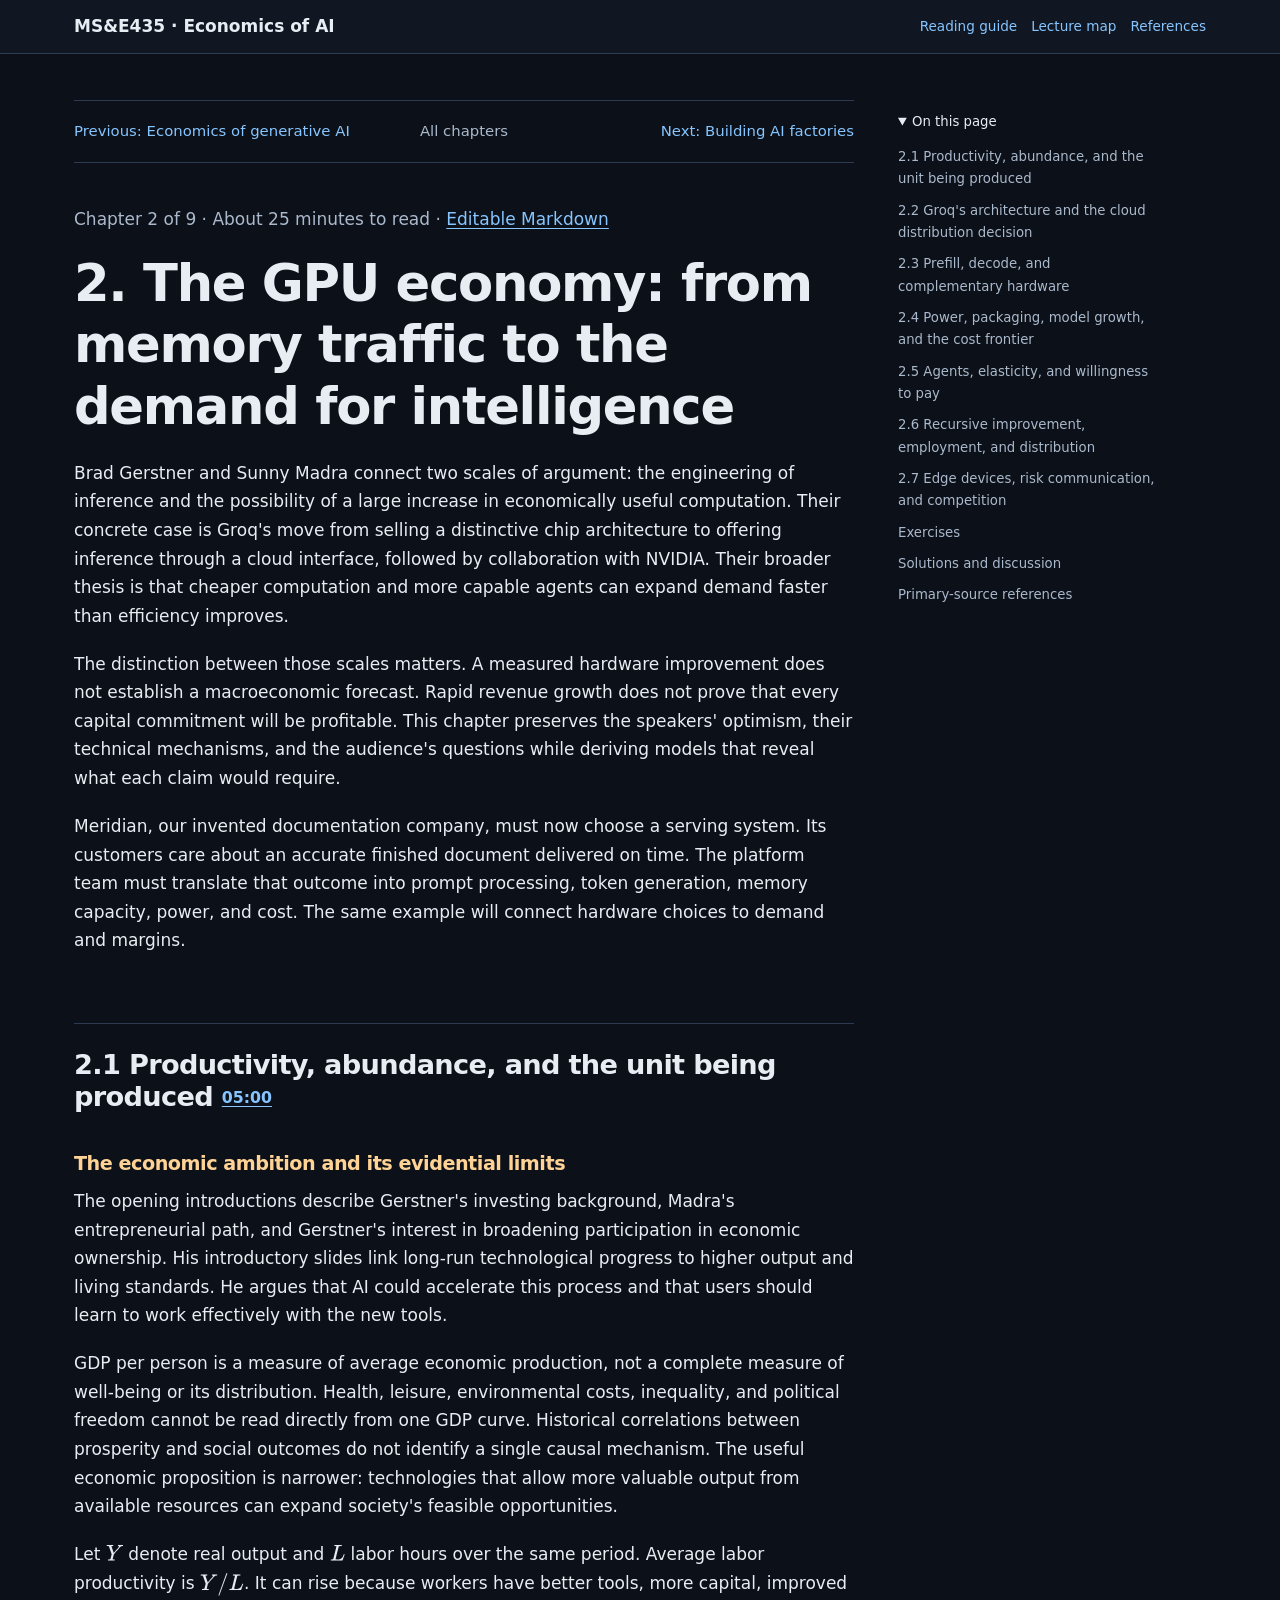
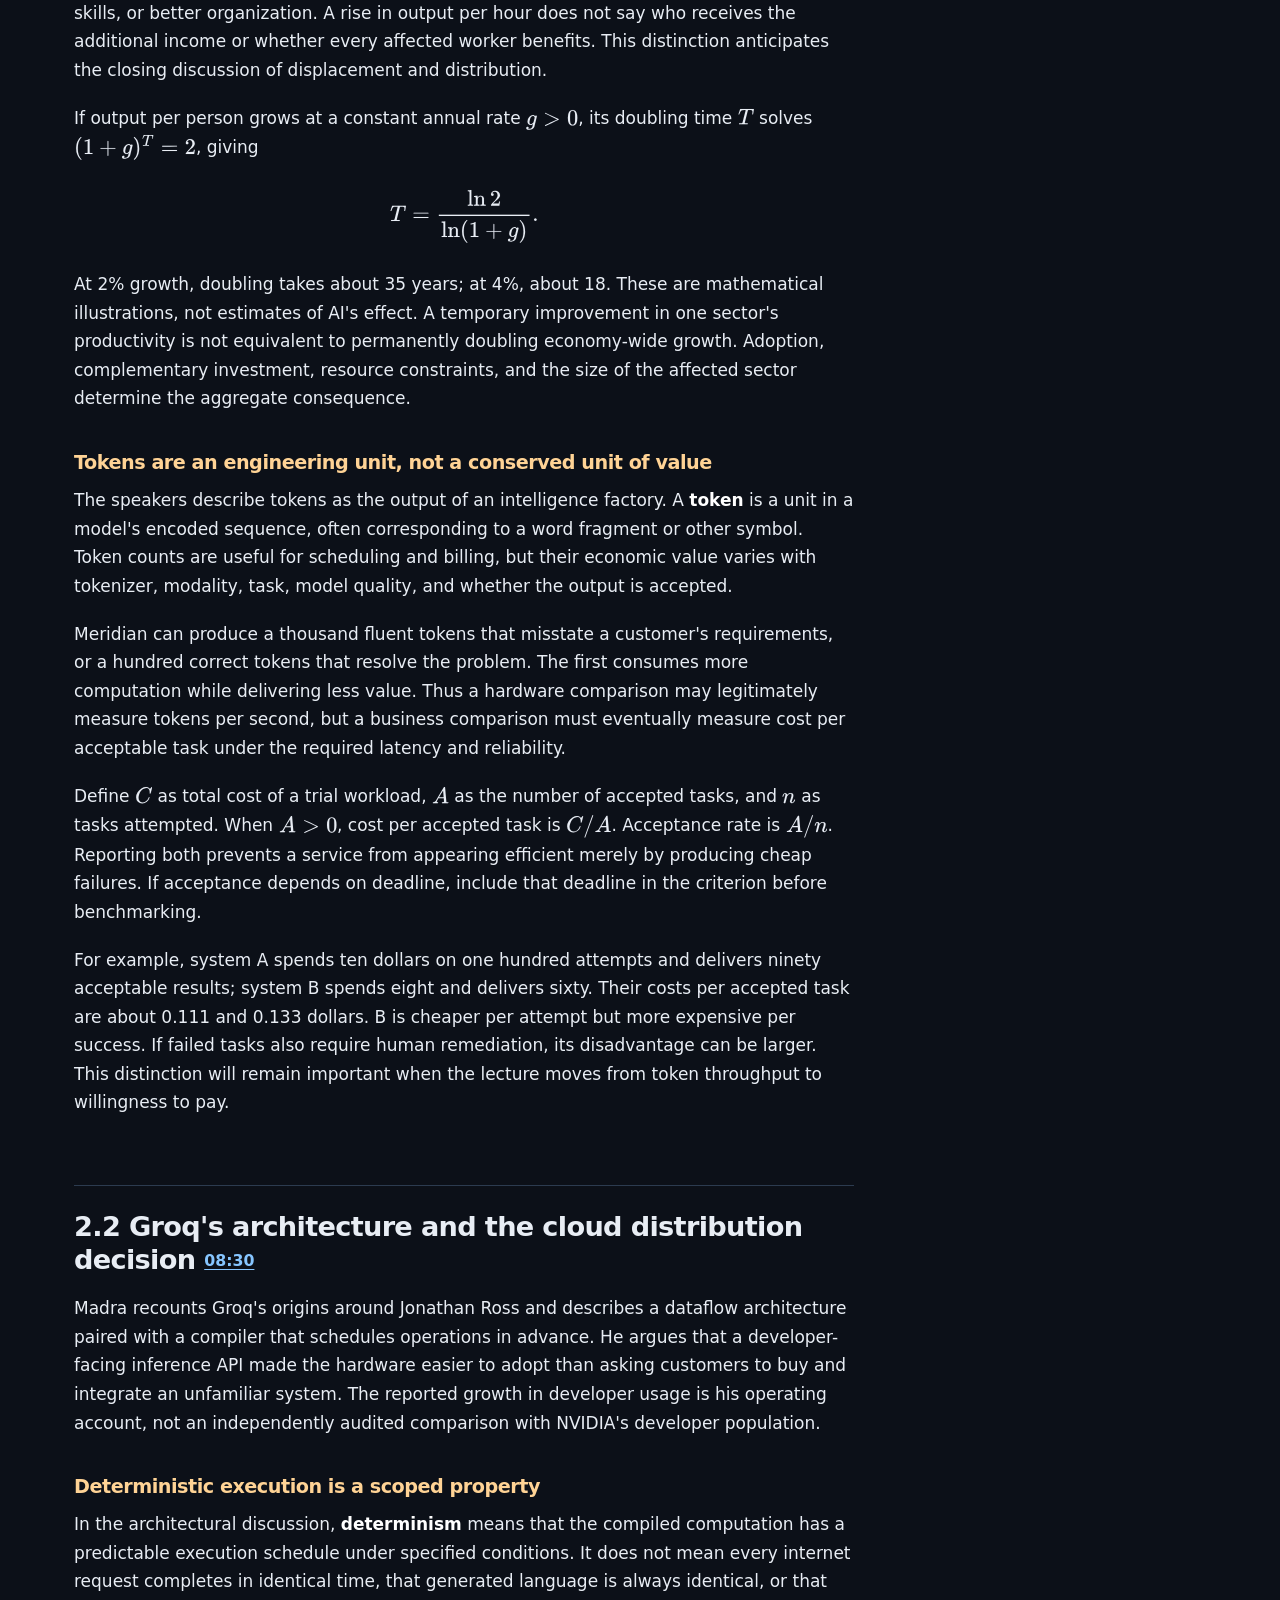
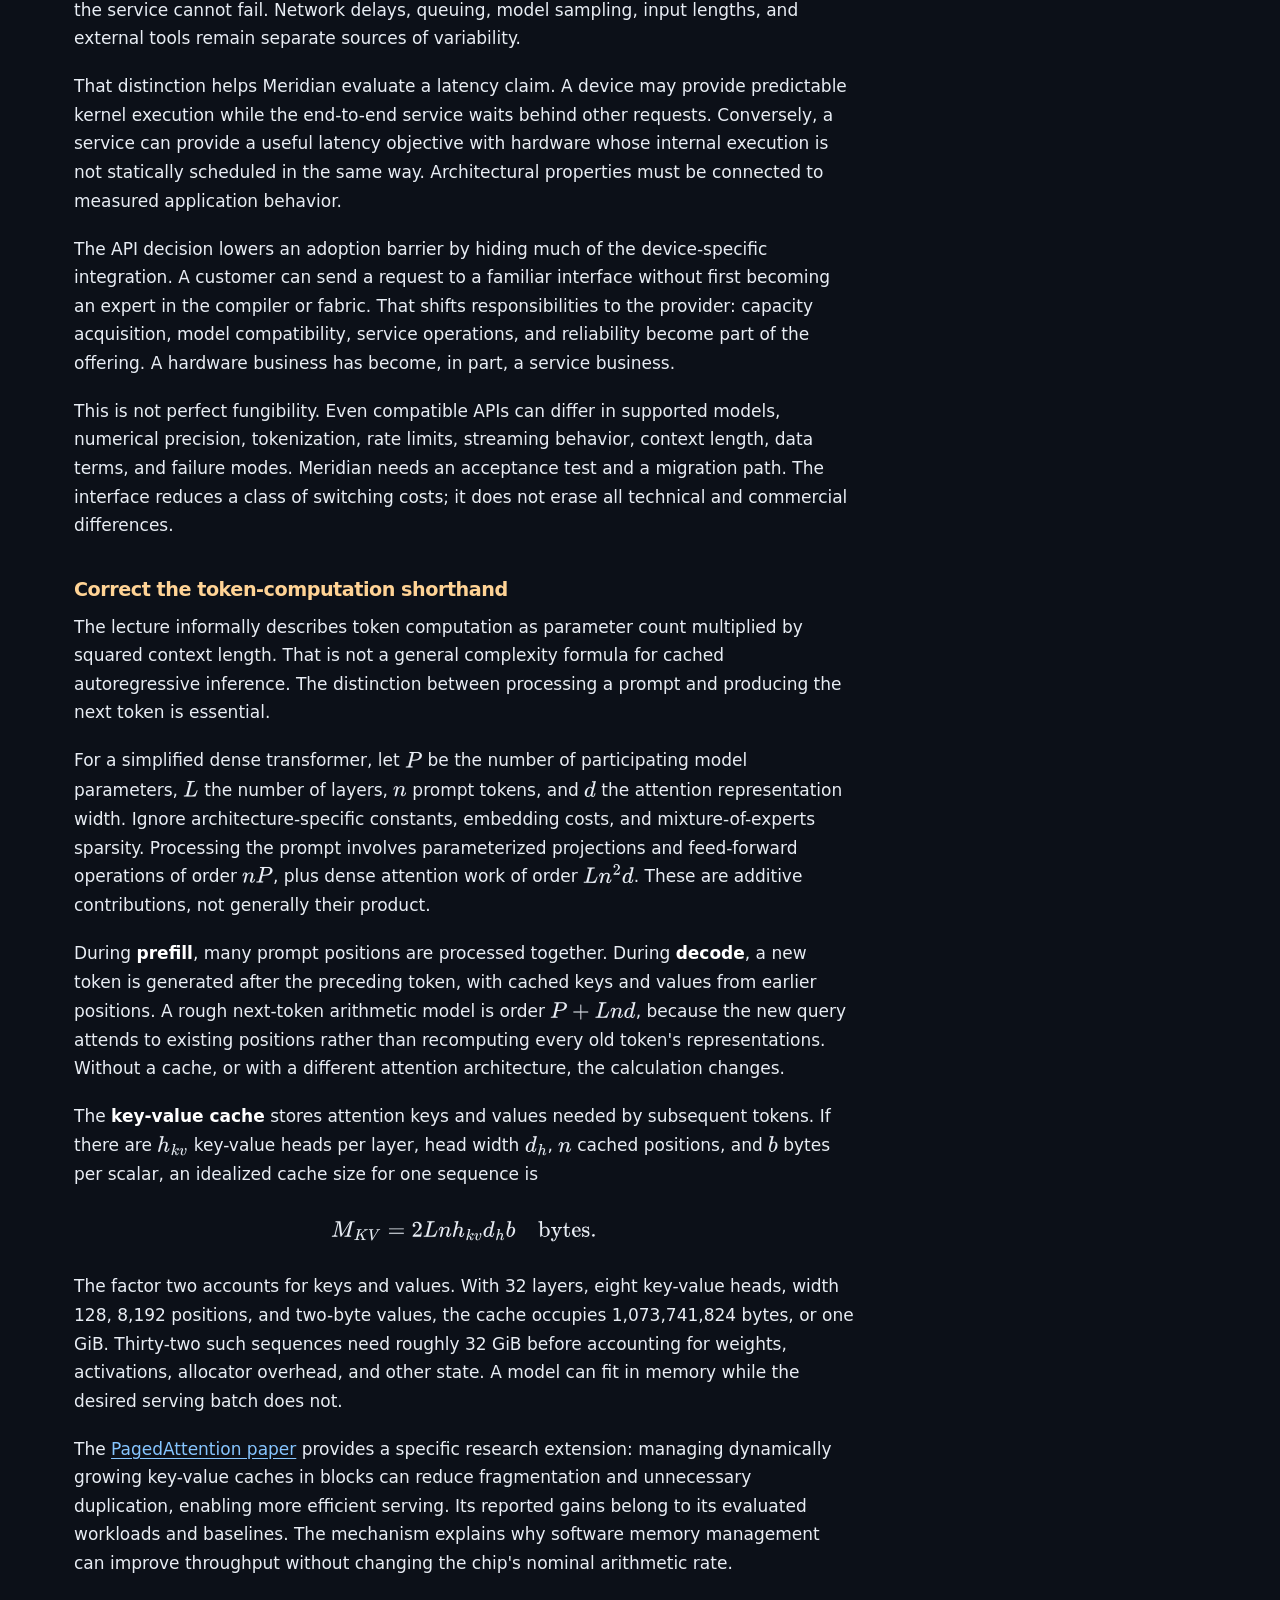
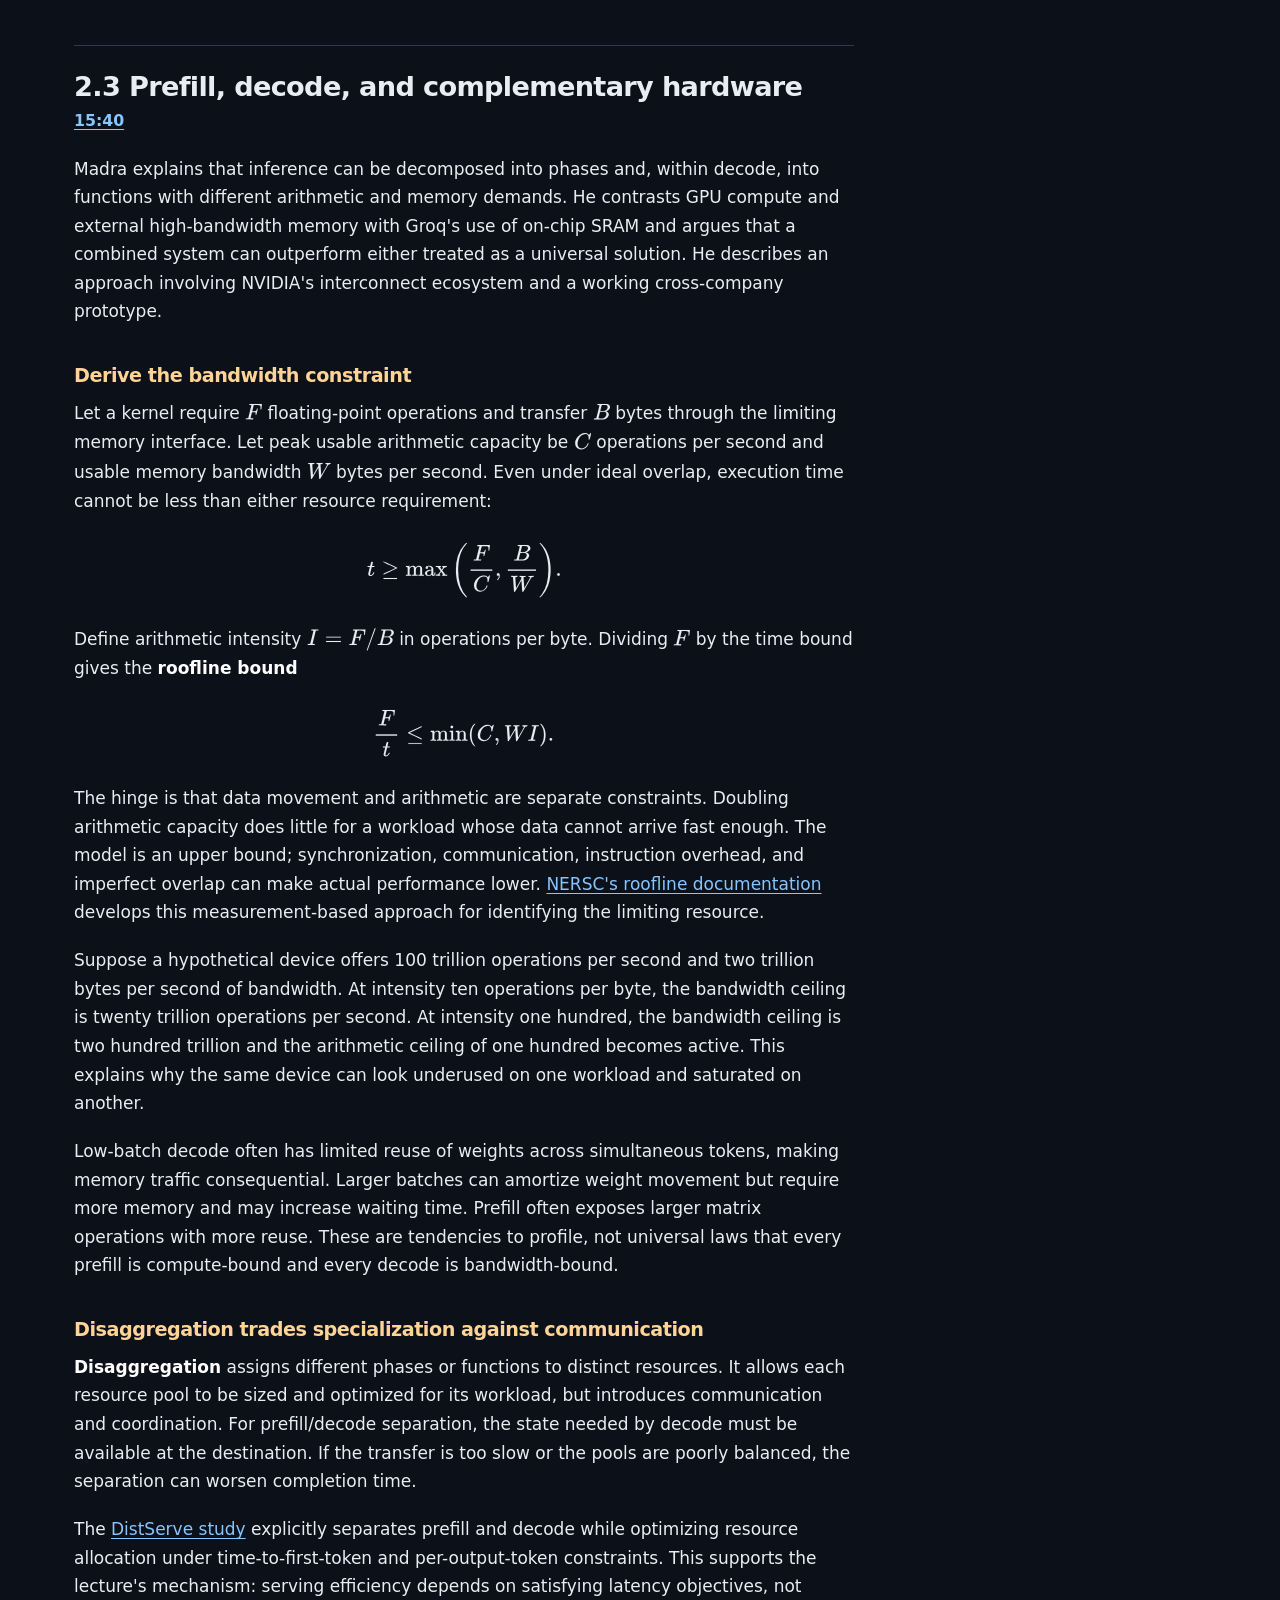
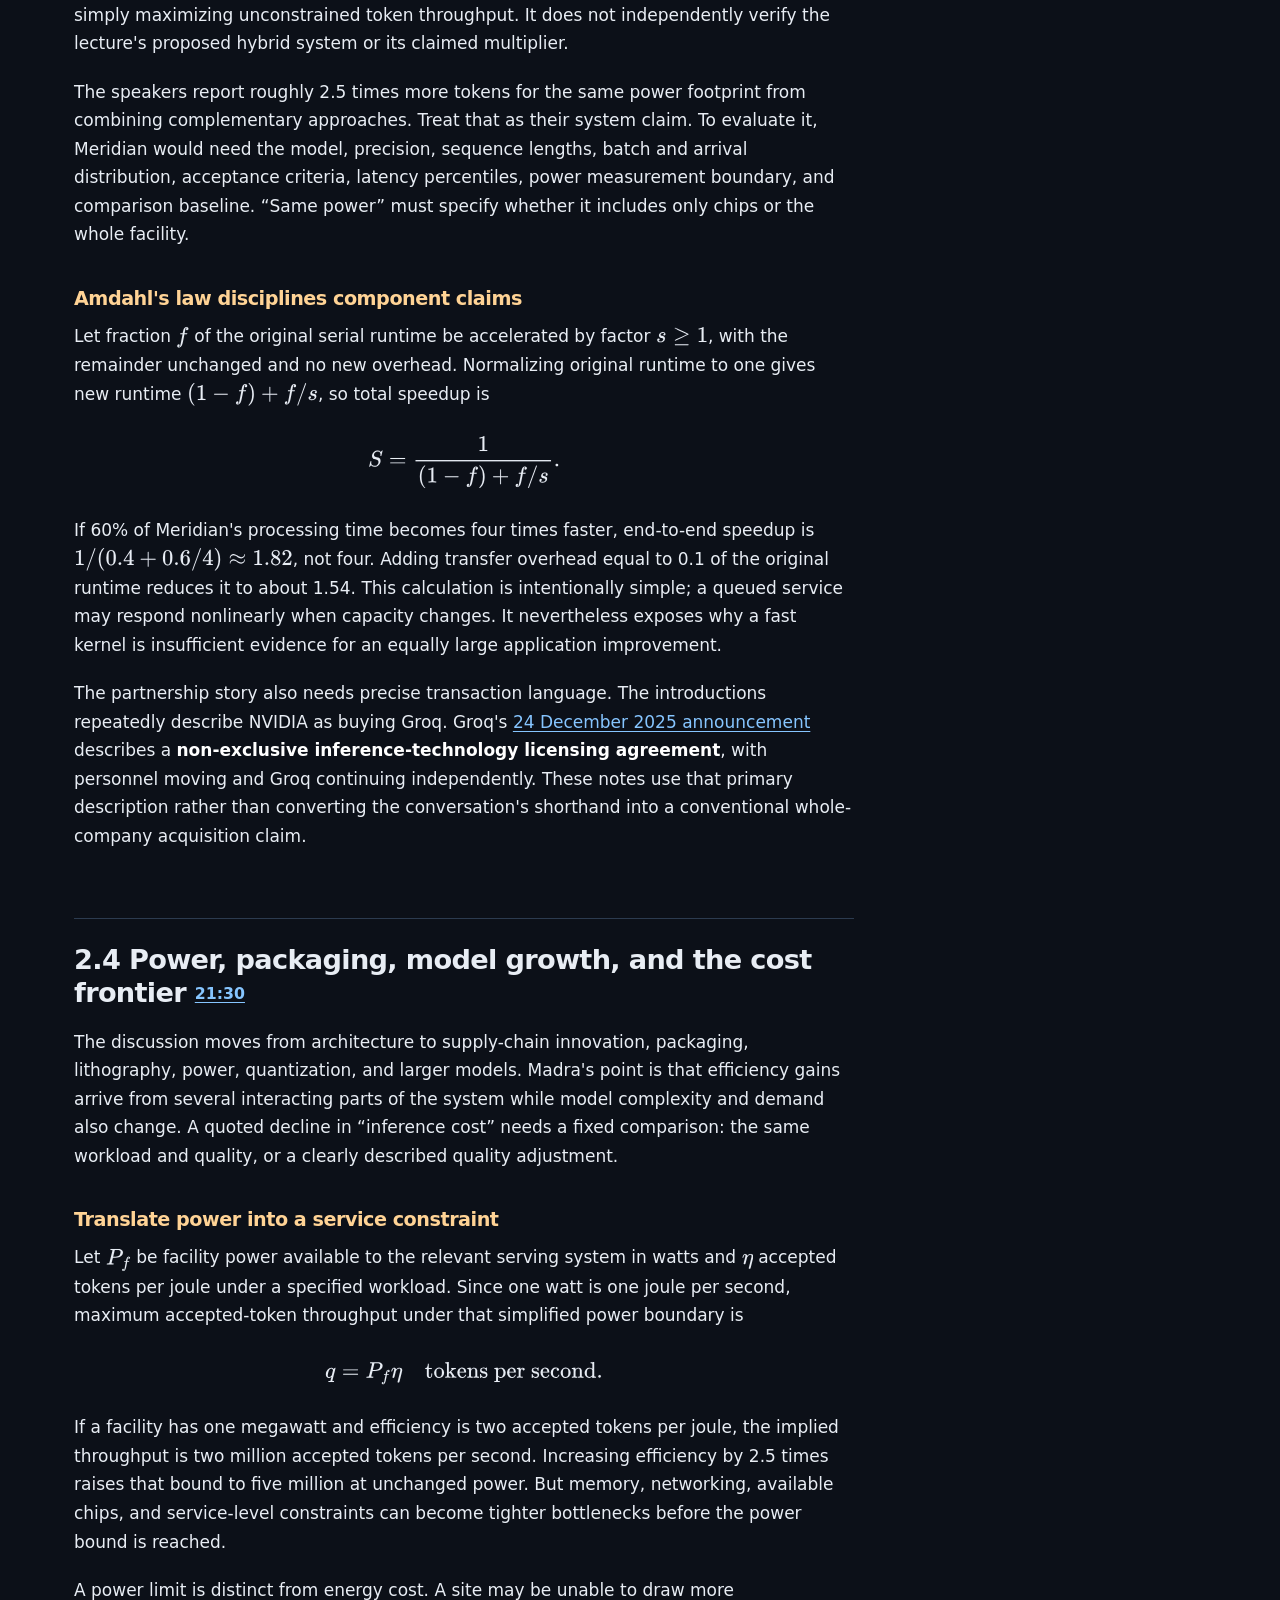
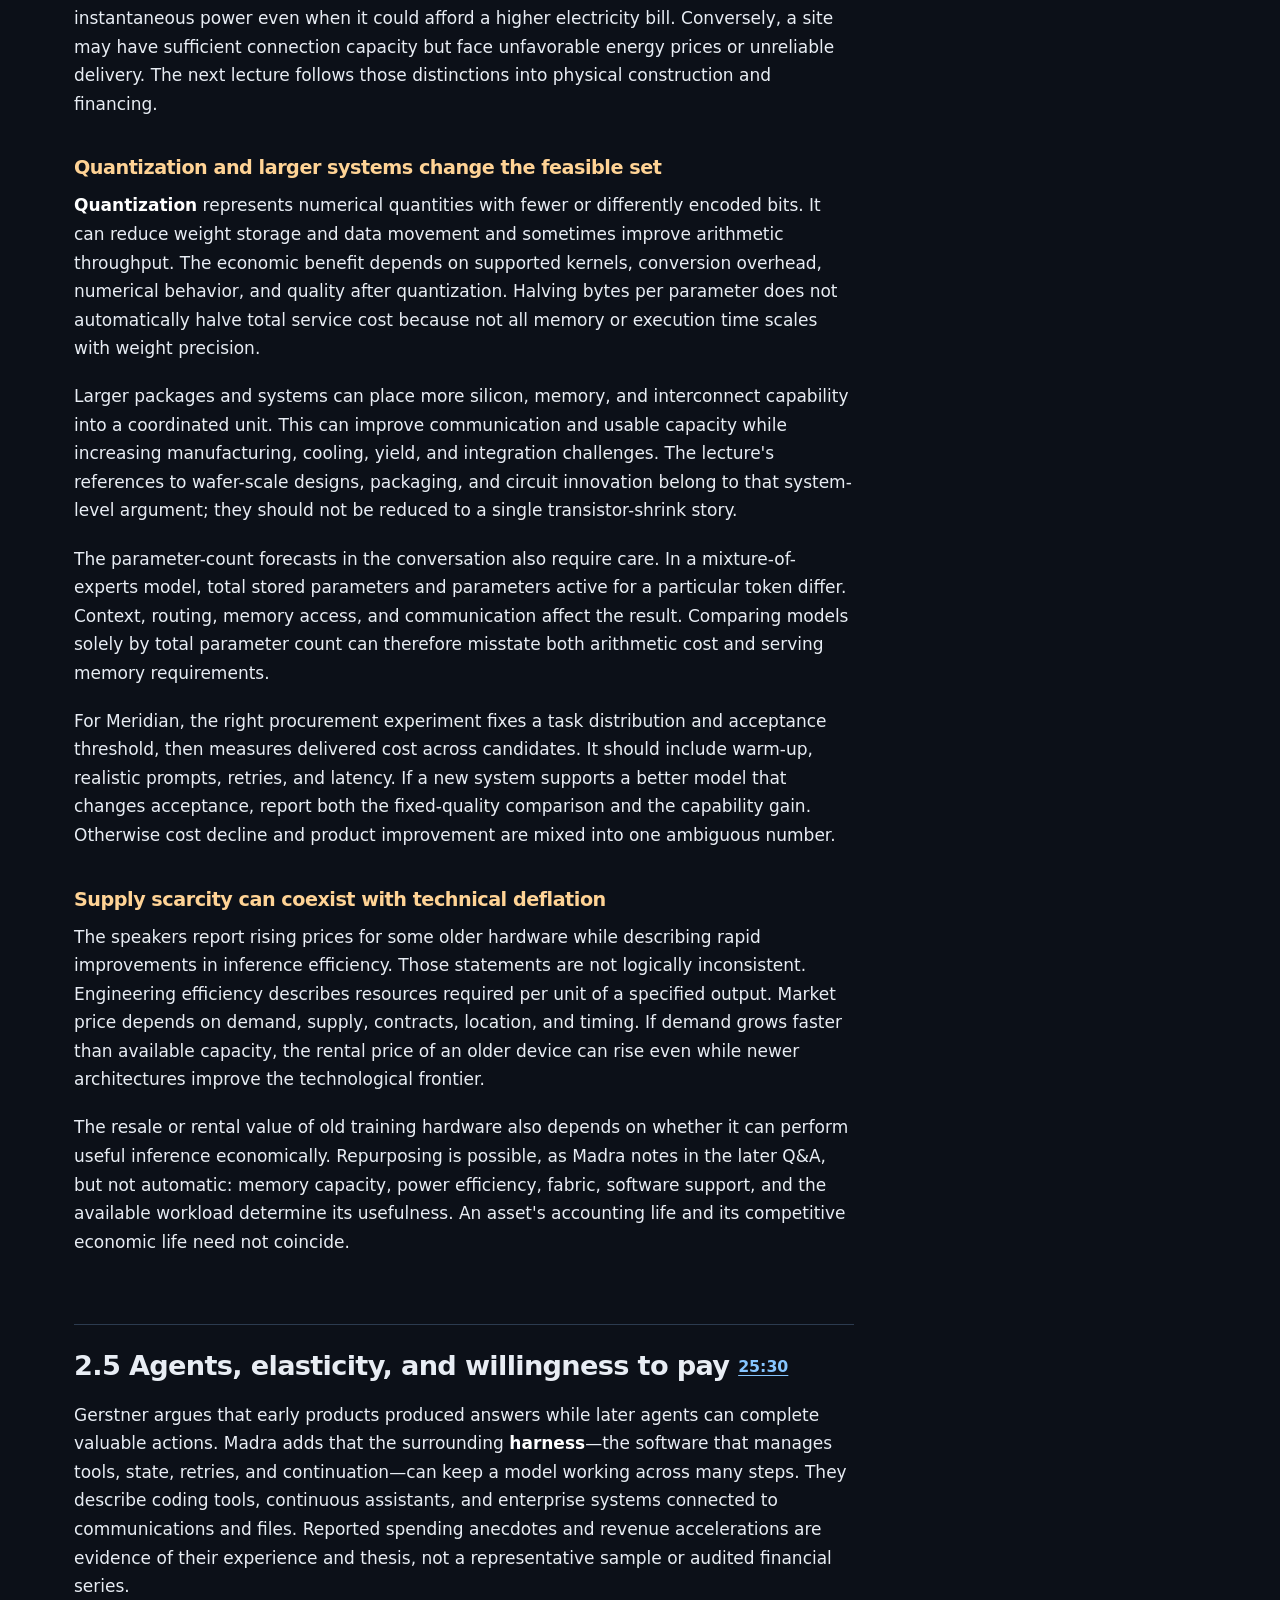
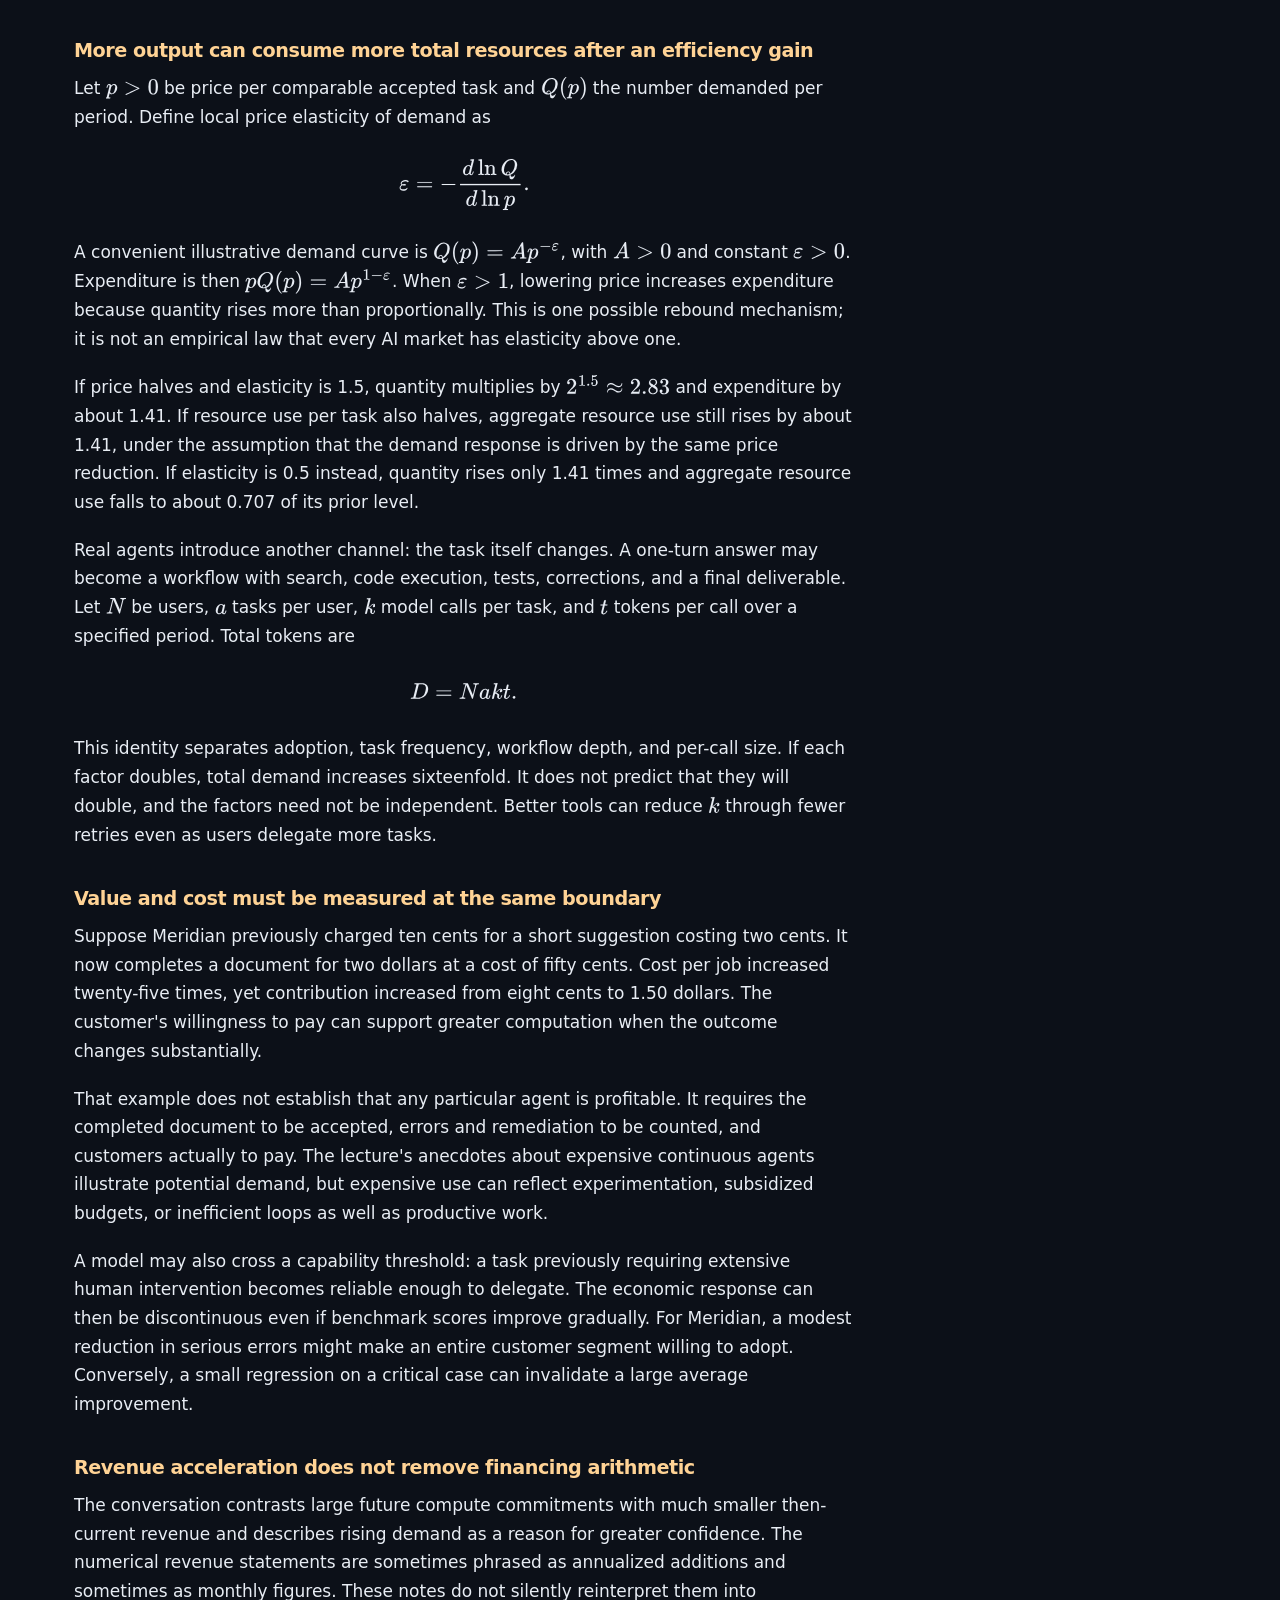
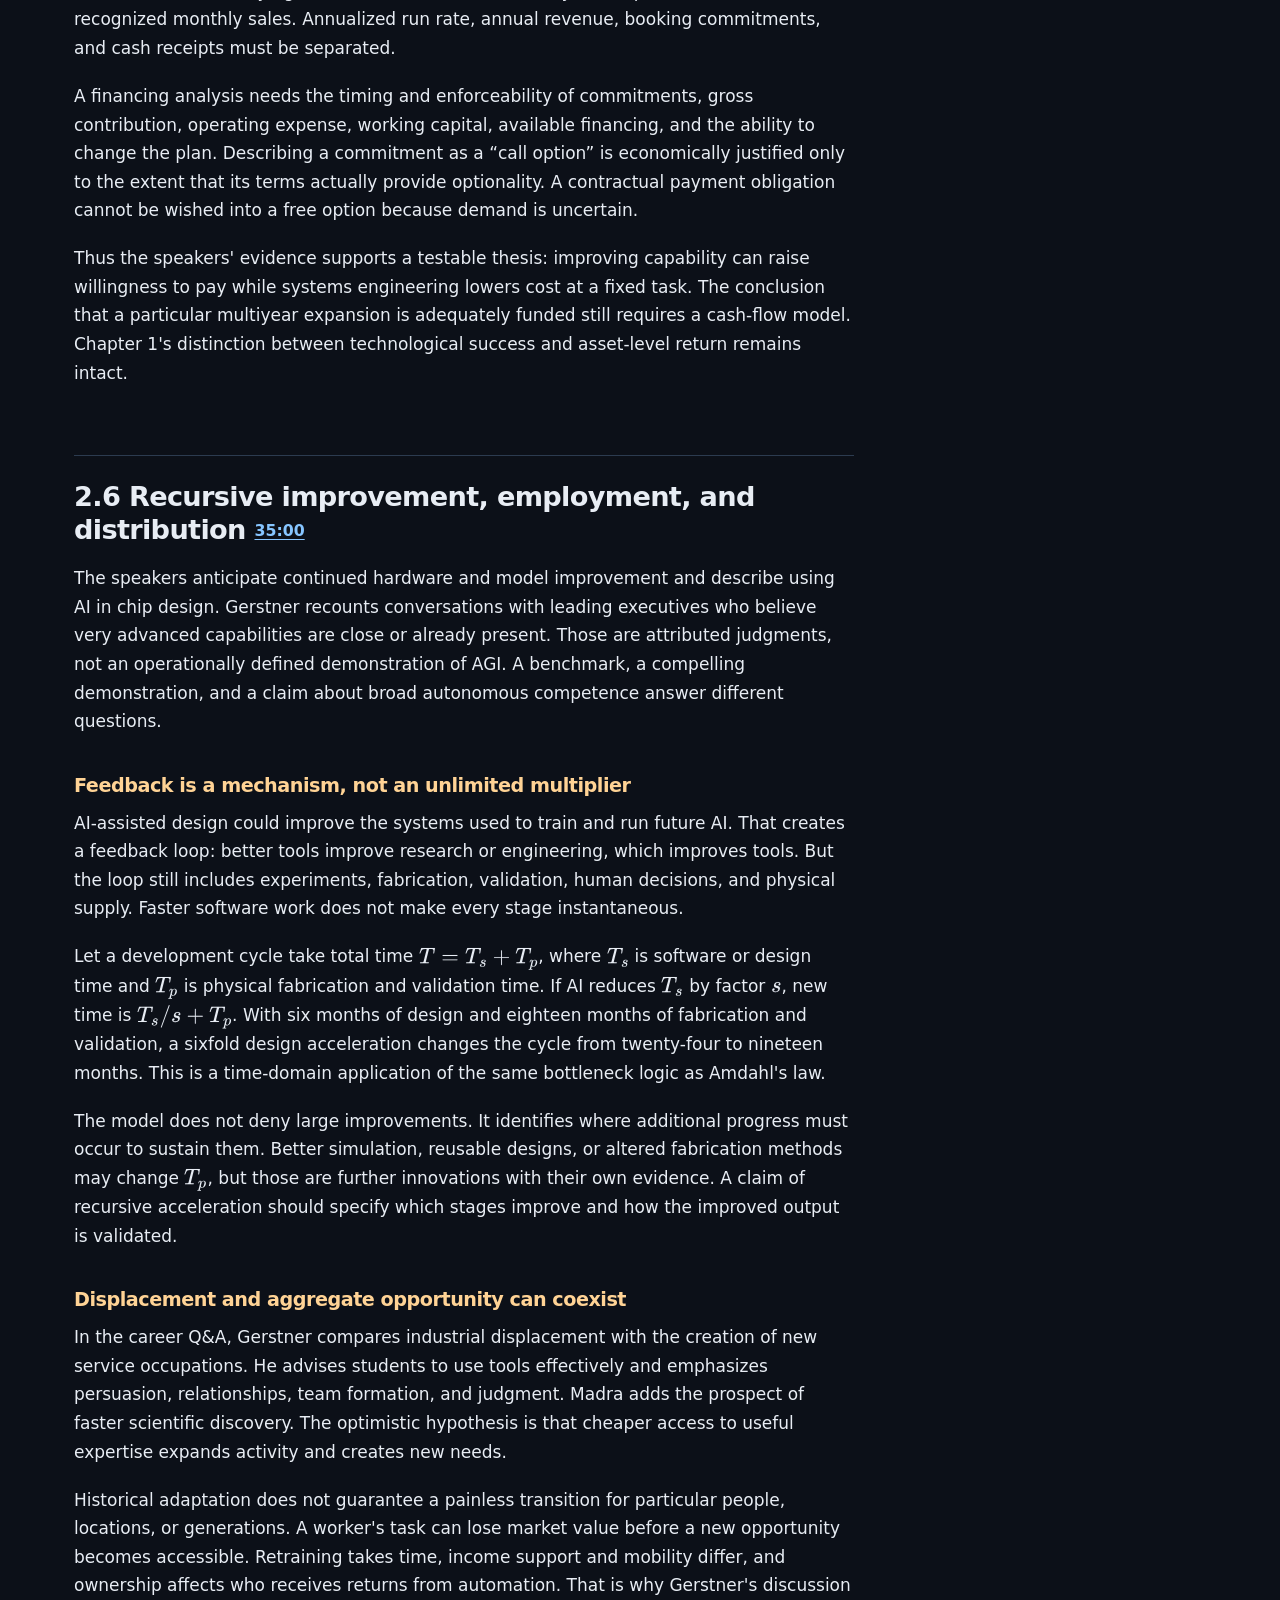
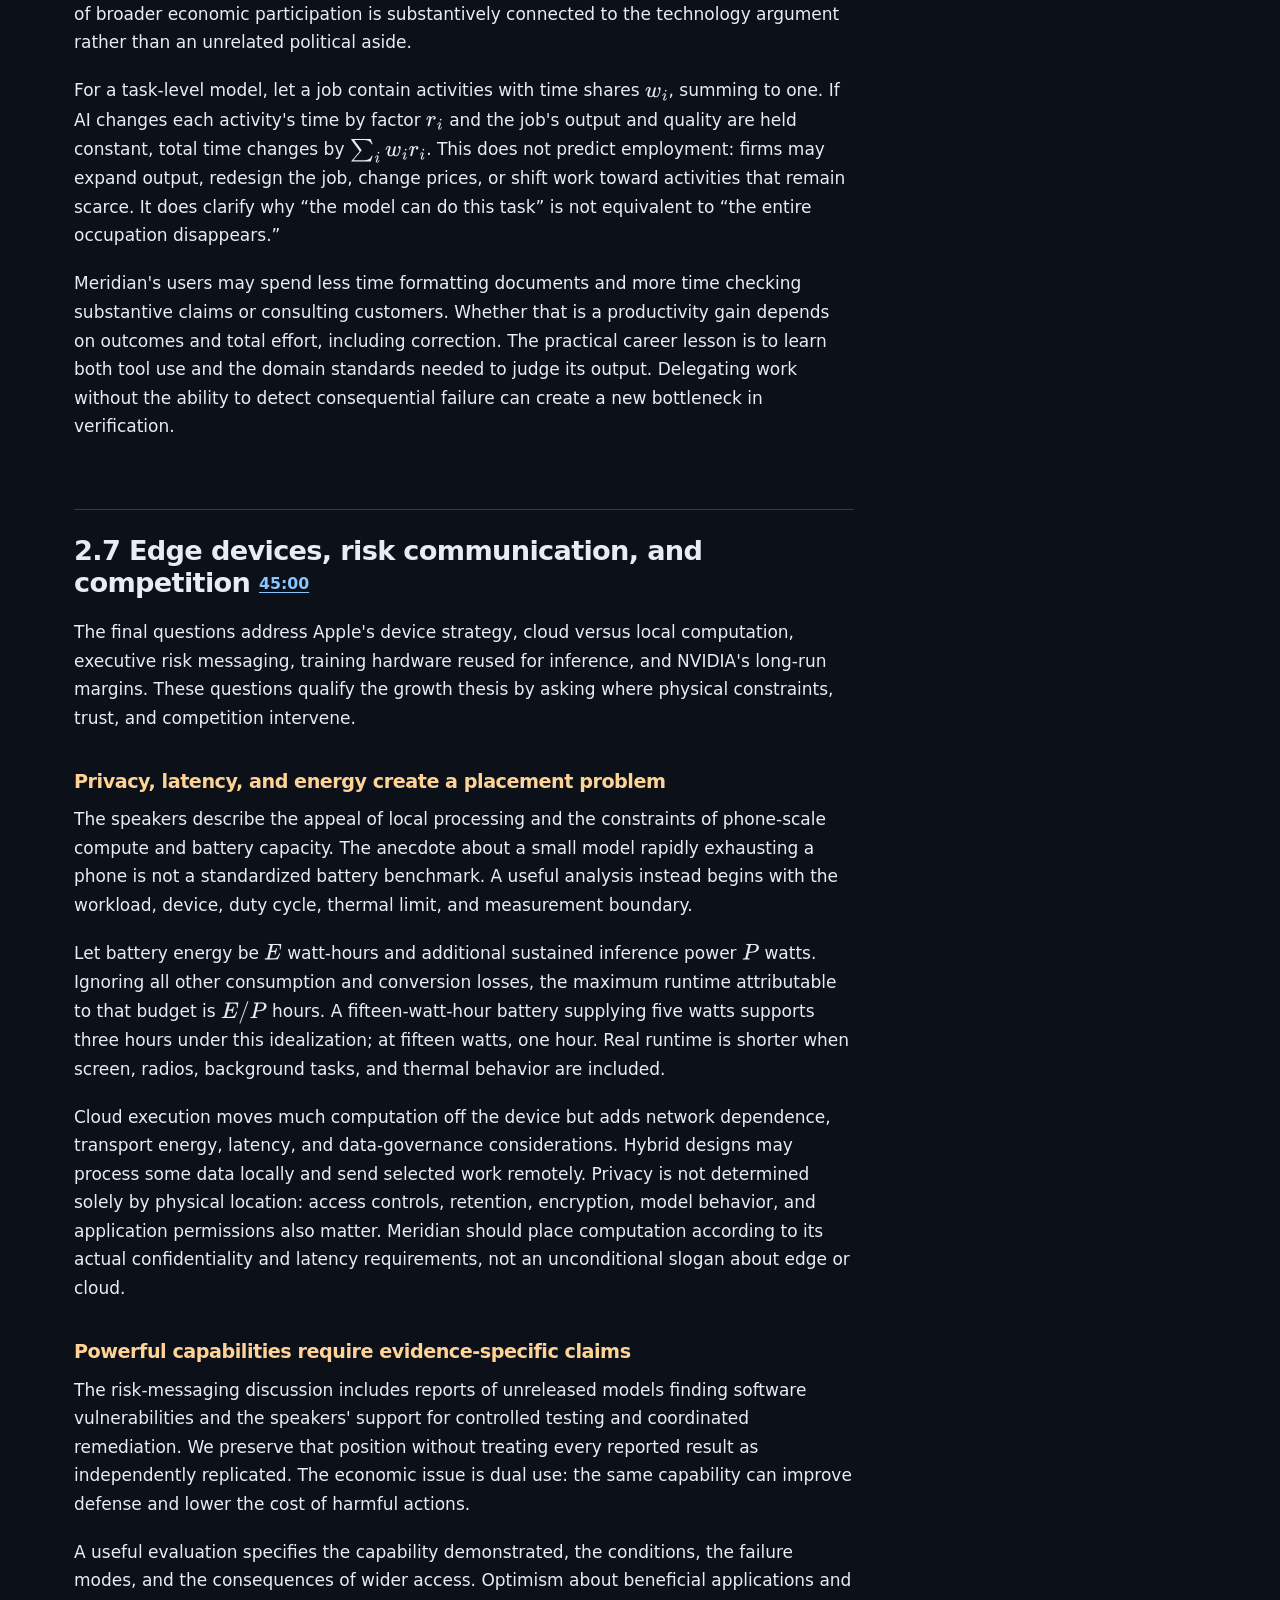
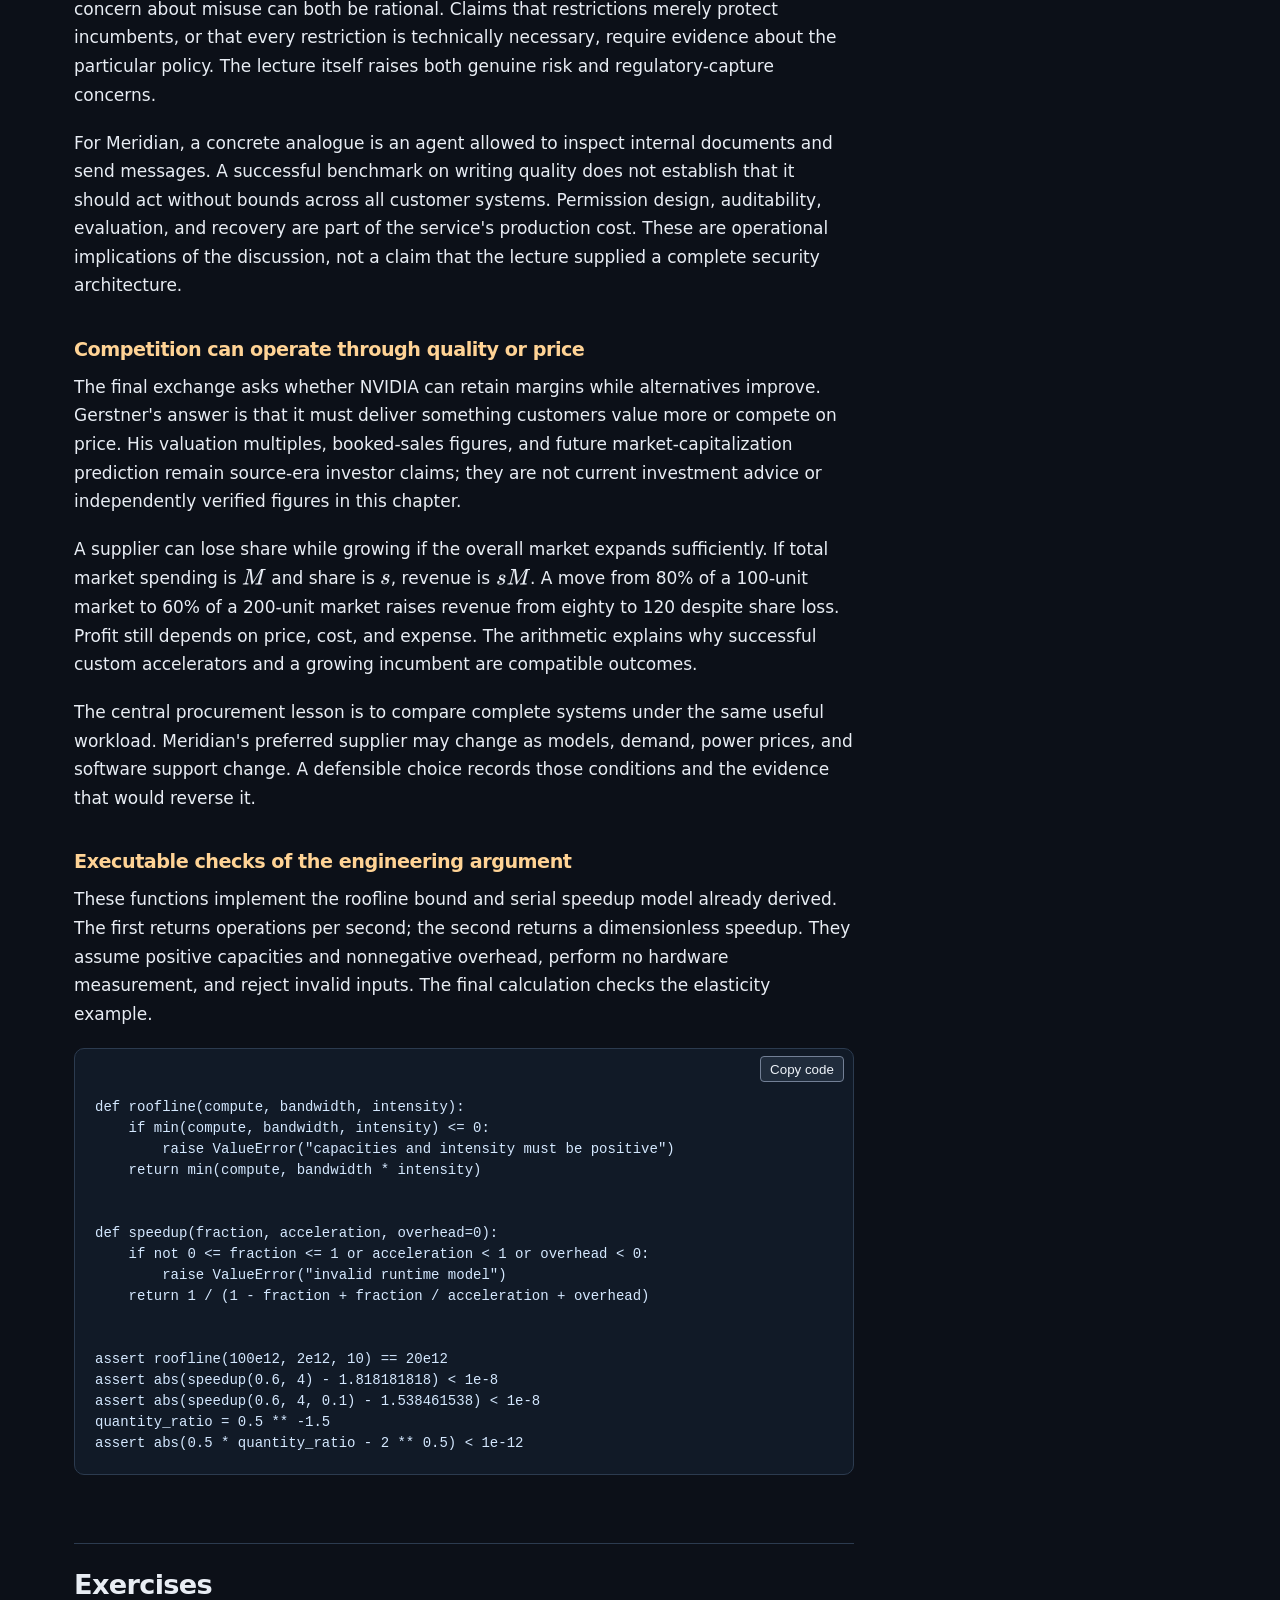
<file: docs/lecture-02.html>
<!DOCTYPE html>

<html lang="en"><head><meta charset="utf-8"/><meta content="width=device-width,initial-scale=1" name="viewport"/>
<title>The GPU economy | MS&amp;E435 Study Notes</title><link href="assets/notes.css" rel="stylesheet"/>
<script>window.MathJax={tex:{inlineMath:[['$','$']],displayMath:[['$$','$$']]},options:{skipHtmlTags:['script','noscript','style','textarea','pre','code']}};</script>
<script defer="" src="assets/mathjax-tex-svg.js"></script><script defer="" src="assets/copy-code.js"></script></head>
<body><a class="skip" href="#main">Skip to content</a>
<header class="top"><div class="shell"><a class="brand" href="index.html">MS&amp;E435 · Economics of AI</a><nav aria-label="Site navigation"><a href="index.html">Reading guide</a><a href="source-map.html">Lecture map</a><a href="references.html">References</a></nav></div></header>
<div class="shell layout"><main class="main" id="main"><nav aria-label="Chapter navigation" class="chapter-nav"><a href="lecture-01.html">Previous: Economics of generative AI</a><a class="index" href="index.html">All chapters</a><a class="next" href="lecture-03.html">Next: Building AI factories</a></nav><p class="meta">Chapter 2 of 9 · About 25 minutes to read · <a href="chapters/lecture-02.md">Editable Markdown</a></p><h1 id="2-the-gpu-economy-from-memory-traffic-to-the-demand-for-intelligence">2. The GPU economy: from memory traffic to the demand for intelligence</h1>
<p>Brad Gerstner and Sunny Madra connect two scales of argument: the engineering of inference and the possibility of a large increase in economically useful computation. Their concrete case is Groq's move from selling a distinctive chip architecture to offering inference through a cloud interface, followed by collaboration with NVIDIA. Their broader thesis is that cheaper computation and more capable agents can expand demand faster than efficiency improves.</p>
<p>The distinction between those scales matters. A measured hardware improvement does not establish a macroeconomic forecast. Rapid revenue growth does not prove that every capital commitment will be profitable. This chapter preserves the speakers' optimism, their technical mechanisms, and the audience's questions while deriving models that reveal what each claim would require.</p>
<p>Meridian, our invented documentation company, must now choose a serving system. Its customers care about an accurate finished document delivered on time. The platform team must translate that outcome into prompt processing, token generation, memory capacity, power, and cost. The same example will connect hardware choices to demand and margins.</p>
<h2 id="21-productivity-abundance-and-the-unit-being-produced-0500">2.1 Productivity, abundance, and the unit being produced <a href="https://www.youtube.com/watch?v=BBl8bNJP6ds&amp;t=300s">05:00</a></h2>
<h3 id="the-economic-ambition-and-its-evidential-limits">The economic ambition and its evidential limits</h3>
<p>The opening introductions describe Gerstner's investing background, Madra's entrepreneurial path, and Gerstner's interest in broadening participation in economic ownership. His introductory slides link long-run technological progress to higher output and living standards. He argues that AI could accelerate this process and that users should learn to work effectively with the new tools.</p>
<p>GDP per person is a measure of average economic production, not a complete measure of well-being or its distribution. Health, leisure, environmental costs, inequality, and political freedom cannot be read directly from one GDP curve. Historical correlations between prosperity and social outcomes do not identify a single causal mechanism. The useful economic proposition is narrower: technologies that allow more valuable output from available resources can expand society's feasible opportunities.</p>
<p>Let $Y$ denote real output and $L$ labor hours over the same period. Average labor productivity is $Y/L$. It can rise because workers have better tools, more capital, improved skills, or better organization. A rise in output per hour does not say who receives the additional income or whether every affected worker benefits. This distinction anticipates the closing discussion of displacement and distribution.</p>
<p>If output per person grows at a constant annual rate $g&gt;0$, its doubling time $T$ solves $(1+g)^T=2$, giving</p>
<p>$$
T=\frac{\ln 2}{\ln(1+g)}.
$$</p>
<p>At 2% growth, doubling takes about 35 years; at 4%, about 18. These are mathematical illustrations, not estimates of AI's effect. A temporary improvement in one sector's productivity is not equivalent to permanently doubling economy-wide growth. Adoption, complementary investment, resource constraints, and the size of the affected sector determine the aggregate consequence.</p>
<h3 id="tokens-are-an-engineering-unit-not-a-conserved-unit-of-value">Tokens are an engineering unit, not a conserved unit of value</h3>
<p>The speakers describe tokens as the output of an intelligence factory. A <strong>token</strong> is a unit in a model's encoded sequence, often corresponding to a word fragment or other symbol. Token counts are useful for scheduling and billing, but their economic value varies with tokenizer, modality, task, model quality, and whether the output is accepted.</p>
<p>Meridian can produce a thousand fluent tokens that misstate a customer's requirements, or a hundred correct tokens that resolve the problem. The first consumes more computation while delivering less value. Thus a hardware comparison may legitimately measure tokens per second, but a business comparison must eventually measure cost per acceptable task under the required latency and reliability.</p>
<p>Define $C$ as total cost of a trial workload, $A$ as the number of accepted tasks, and $n$ as tasks attempted. When $A&gt;0$, cost per accepted task is $C/A$. Acceptance rate is $A/n$. Reporting both prevents a service from appearing efficient merely by producing cheap failures. If acceptance depends on deadline, include that deadline in the criterion before benchmarking.</p>
<p>For example, system A spends ten dollars on one hundred attempts and delivers ninety acceptable results; system B spends eight and delivers sixty. Their costs per accepted task are about 0.111 and 0.133 dollars. B is cheaper per attempt but more expensive per success. If failed tasks also require human remediation, its disadvantage can be larger. This distinction will remain important when the lecture moves from token throughput to willingness to pay.</p>
<h2 id="22-groqs-architecture-and-the-cloud-distribution-decision-0830">2.2 Groq's architecture and the cloud distribution decision <a href="https://www.youtube.com/watch?v=BBl8bNJP6ds&amp;t=510s">08:30</a></h2>
<p>Madra recounts Groq's origins around Jonathan Ross and describes a dataflow architecture paired with a compiler that schedules operations in advance. He argues that a developer-facing inference API made the hardware easier to adopt than asking customers to buy and integrate an unfamiliar system. The reported growth in developer usage is his operating account, not an independently audited comparison with NVIDIA's developer population.</p>
<h3 id="deterministic-execution-is-a-scoped-property">Deterministic execution is a scoped property</h3>
<p>In the architectural discussion, <strong>determinism</strong> means that the compiled computation has a predictable execution schedule under specified conditions. It does not mean every internet request completes in identical time, that generated language is always identical, or that the service cannot fail. Network delays, queuing, model sampling, input lengths, and external tools remain separate sources of variability.</p>
<p>That distinction helps Meridian evaluate a latency claim. A device may provide predictable kernel execution while the end-to-end service waits behind other requests. Conversely, a service can provide a useful latency objective with hardware whose internal execution is not statically scheduled in the same way. Architectural properties must be connected to measured application behavior.</p>
<p>The API decision lowers an adoption barrier by hiding much of the device-specific integration. A customer can send a request to a familiar interface without first becoming an expert in the compiler or fabric. That shifts responsibilities to the provider: capacity acquisition, model compatibility, service operations, and reliability become part of the offering. A hardware business has become, in part, a service business.</p>
<p>This is not perfect fungibility. Even compatible APIs can differ in supported models, numerical precision, tokenization, rate limits, streaming behavior, context length, data terms, and failure modes. Meridian needs an acceptance test and a migration path. The interface reduces a class of switching costs; it does not erase all technical and commercial differences.</p>
<h3 id="correct-the-token-computation-shorthand">Correct the token-computation shorthand</h3>
<p>The lecture informally describes token computation as parameter count multiplied by squared context length. That is not a general complexity formula for cached autoregressive inference. The distinction between processing a prompt and producing the next token is essential.</p>
<p>For a simplified dense transformer, let $P$ be the number of participating model parameters, $L$ the number of layers, $n$ prompt tokens, and $d$ the attention representation width. Ignore architecture-specific constants, embedding costs, and mixture-of-experts sparsity. Processing the prompt involves parameterized projections and feed-forward operations of order $nP$, plus dense attention work of order $Ln^2d$. These are additive contributions, not generally their product.</p>
<p>During <strong>prefill</strong>, many prompt positions are processed together. During <strong>decode</strong>, a new token is generated after the preceding token, with cached keys and values from earlier positions. A rough next-token arithmetic model is order $P+Lnd$, because the new query attends to existing positions rather than recomputing every old token's representations. Without a cache, or with a different attention architecture, the calculation changes.</p>
<p>The <strong>key-value cache</strong> stores attention keys and values needed by subsequent tokens. If there are $h_{kv}$ key-value heads per layer, head width $d_h$, $n$ cached positions, and $b$ bytes per scalar, an idealized cache size for one sequence is</p>
<p>$$
M_{KV}=2Lnh_{kv}d_hb\quad\text{bytes}.
$$</p>
<p>The factor two accounts for keys and values. With 32 layers, eight key-value heads, width 128, 8,192 positions, and two-byte values, the cache occupies 1,073,741,824 bytes, or one GiB. Thirty-two such sequences need roughly 32 GiB before accounting for weights, activations, allocator overhead, and other state. A model can fit in memory while the desired serving batch does not.</p>
<p>The <a href="https://arxiv.org/abs/2309.06180">PagedAttention paper</a> provides a specific research extension: managing dynamically growing key-value caches in blocks can reduce fragmentation and unnecessary duplication, enabling more efficient serving. Its reported gains belong to its evaluated workloads and baselines. The mechanism explains why software memory management can improve throughput without changing the chip's nominal arithmetic rate.</p>
<h2 id="23-prefill-decode-and-complementary-hardware-1540">2.3 Prefill, decode, and complementary hardware <a href="https://www.youtube.com/watch?v=BBl8bNJP6ds&amp;t=940s">15:40</a></h2>
<p>Madra explains that inference can be decomposed into phases and, within decode, into functions with different arithmetic and memory demands. He contrasts GPU compute and external high-bandwidth memory with Groq's use of on-chip SRAM and argues that a combined system can outperform either treated as a universal solution. He describes an approach involving NVIDIA's interconnect ecosystem and a working cross-company prototype.</p>
<h3 id="derive-the-bandwidth-constraint">Derive the bandwidth constraint</h3>
<p>Let a kernel require $F$ floating-point operations and transfer $B$ bytes through the limiting memory interface. Let peak usable arithmetic capacity be $C$ operations per second and usable memory bandwidth $W$ bytes per second. Even under ideal overlap, execution time cannot be less than either resource requirement:</p>
<p>$$
t\geq\max\left(\frac{F}{C},\frac{B}{W}\right).
$$</p>
<p>Define arithmetic intensity $I=F/B$ in operations per byte. Dividing $F$ by the time bound gives the <strong>roofline bound</strong></p>
<p>$$
\frac{F}{t}\leq\min(C,WI).
$$</p>
<p>The hinge is that data movement and arithmetic are separate constraints. Doubling arithmetic capacity does little for a workload whose data cannot arrive fast enough. The model is an upper bound; synchronization, communication, instruction overhead, and imperfect overlap can make actual performance lower. <a href="https://docs.nersc.gov/tools/performance/roofline/">NERSC's roofline documentation</a> develops this measurement-based approach for identifying the limiting resource.</p>
<p>Suppose a hypothetical device offers 100 trillion operations per second and two trillion bytes per second of bandwidth. At intensity ten operations per byte, the bandwidth ceiling is twenty trillion operations per second. At intensity one hundred, the bandwidth ceiling is two hundred trillion and the arithmetic ceiling of one hundred becomes active. This explains why the same device can look underused on one workload and saturated on another.</p>
<p>Low-batch decode often has limited reuse of weights across simultaneous tokens, making memory traffic consequential. Larger batches can amortize weight movement but require more memory and may increase waiting time. Prefill often exposes larger matrix operations with more reuse. These are tendencies to profile, not universal laws that every prefill is compute-bound and every decode is bandwidth-bound.</p>
<h3 id="disaggregation-trades-specialization-against-communication">Disaggregation trades specialization against communication</h3>
<p><strong>Disaggregation</strong> assigns different phases or functions to distinct resources. It allows each resource pool to be sized and optimized for its workload, but introduces communication and coordination. For prefill/decode separation, the state needed by decode must be available at the destination. If the transfer is too slow or the pools are poorly balanced, the separation can worsen completion time.</p>
<p>The <a href="https://arxiv.org/abs/2401.09670">DistServe study</a> explicitly separates prefill and decode while optimizing resource allocation under time-to-first-token and per-output-token constraints. This supports the lecture's mechanism: serving efficiency depends on satisfying latency objectives, not simply maximizing unconstrained token throughput. It does not independently verify the lecture's proposed hybrid system or its claimed multiplier.</p>
<p>The speakers report roughly 2.5 times more tokens for the same power footprint from combining complementary approaches. Treat that as their system claim. To evaluate it, Meridian would need the model, precision, sequence lengths, batch and arrival distribution, acceptance criteria, latency percentiles, power measurement boundary, and comparison baseline. “Same power” must specify whether it includes only chips or the whole facility.</p>
<h3 id="amdahls-law-disciplines-component-claims">Amdahl's law disciplines component claims</h3>
<p>Let fraction $f$ of the original serial runtime be accelerated by factor $s\geq1$, with the remainder unchanged and no new overhead. Normalizing original runtime to one gives new runtime $(1-f)+f/s$, so total speedup is</p>
<p>$$
S=\frac{1}{(1-f)+f/s}.
$$</p>
<p>If 60% of Meridian's processing time becomes four times faster, end-to-end speedup is $1/(0.4+0.6/4)\approx1.82$, not four. Adding transfer overhead equal to 0.1 of the original runtime reduces it to about 1.54. This calculation is intentionally simple; a queued service may respond nonlinearly when capacity changes. It nevertheless exposes why a fast kernel is insufficient evidence for an equally large application improvement.</p>
<p>The partnership story also needs precise transaction language. The introductions repeatedly describe NVIDIA as buying Groq. Groq's <a href="https://groq.com/newsroom/groq-and-nvidia-enter-non-exclusive-inference-technology-licensing-agreement-to-accelerate-ai-inference-at-global-scale">24 December 2025 announcement</a> describes a <strong>non-exclusive inference-technology licensing agreement</strong>, with personnel moving and Groq continuing independently. These notes use that primary description rather than converting the conversation's shorthand into a conventional whole-company acquisition claim.</p>
<h2 id="24-power-packaging-model-growth-and-the-cost-frontier-2130">2.4 Power, packaging, model growth, and the cost frontier <a href="https://www.youtube.com/watch?v=BBl8bNJP6ds&amp;t=1290s">21:30</a></h2>
<p>The discussion moves from architecture to supply-chain innovation, packaging, lithography, power, quantization, and larger models. Madra's point is that efficiency gains arrive from several interacting parts of the system while model complexity and demand also change. A quoted decline in “inference cost” needs a fixed comparison: the same workload and quality, or a clearly described quality adjustment.</p>
<h3 id="translate-power-into-a-service-constraint">Translate power into a service constraint</h3>
<p>Let $P_f$ be facility power available to the relevant serving system in watts and $\eta$ accepted tokens per joule under a specified workload. Since one watt is one joule per second, maximum accepted-token throughput under that simplified power boundary is</p>
<p>$$
q=P_f\eta\quad\text{tokens per second}.
$$</p>
<p>If a facility has one megawatt and efficiency is two accepted tokens per joule, the implied throughput is two million accepted tokens per second. Increasing efficiency by 2.5 times raises that bound to five million at unchanged power. But memory, networking, available chips, and service-level constraints can become tighter bottlenecks before the power bound is reached.</p>
<p>A power limit is distinct from energy cost. A site may be unable to draw more instantaneous power even when it could afford a higher electricity bill. Conversely, a site may have sufficient connection capacity but face unfavorable energy prices or unreliable delivery. The next lecture follows those distinctions into physical construction and financing.</p>
<h3 id="quantization-and-larger-systems-change-the-feasible-set">Quantization and larger systems change the feasible set</h3>
<p><strong>Quantization</strong> represents numerical quantities with fewer or differently encoded bits. It can reduce weight storage and data movement and sometimes improve arithmetic throughput. The economic benefit depends on supported kernels, conversion overhead, numerical behavior, and quality after quantization. Halving bytes per parameter does not automatically halve total service cost because not all memory or execution time scales with weight precision.</p>
<p>Larger packages and systems can place more silicon, memory, and interconnect capability into a coordinated unit. This can improve communication and usable capacity while increasing manufacturing, cooling, yield, and integration challenges. The lecture's references to wafer-scale designs, packaging, and circuit innovation belong to that system-level argument; they should not be reduced to a single transistor-shrink story.</p>
<p>The parameter-count forecasts in the conversation also require care. In a mixture-of-experts model, total stored parameters and parameters active for a particular token differ. Context, routing, memory access, and communication affect the result. Comparing models solely by total parameter count can therefore misstate both arithmetic cost and serving memory requirements.</p>
<p>For Meridian, the right procurement experiment fixes a task distribution and acceptance threshold, then measures delivered cost across candidates. It should include warm-up, realistic prompts, retries, and latency. If a new system supports a better model that changes acceptance, report both the fixed-quality comparison and the capability gain. Otherwise cost decline and product improvement are mixed into one ambiguous number.</p>
<h3 id="supply-scarcity-can-coexist-with-technical-deflation">Supply scarcity can coexist with technical deflation</h3>
<p>The speakers report rising prices for some older hardware while describing rapid improvements in inference efficiency. Those statements are not logically inconsistent. Engineering efficiency describes resources required per unit of a specified output. Market price depends on demand, supply, contracts, location, and timing. If demand grows faster than available capacity, the rental price of an older device can rise even while newer architectures improve the technological frontier.</p>
<p>The resale or rental value of old training hardware also depends on whether it can perform useful inference economically. Repurposing is possible, as Madra notes in the later Q&amp;A, but not automatic: memory capacity, power efficiency, fabric, software support, and the available workload determine its usefulness. An asset's accounting life and its competitive economic life need not coincide.</p>
<h2 id="25-agents-elasticity-and-willingness-to-pay-2530">2.5 Agents, elasticity, and willingness to pay <a href="https://www.youtube.com/watch?v=BBl8bNJP6ds&amp;t=1530s">25:30</a></h2>
<p>Gerstner argues that early products produced answers while later agents can complete valuable actions. Madra adds that the surrounding <strong>harness</strong>—the software that manages tools, state, retries, and continuation—can keep a model working across many steps. They describe coding tools, continuous assistants, and enterprise systems connected to communications and files. Reported spending anecdotes and revenue accelerations are evidence of their experience and thesis, not a representative sample or audited financial series.</p>
<h3 id="more-output-can-consume-more-total-resources-after-an-efficiency-gain">More output can consume more total resources after an efficiency gain</h3>
<p>Let $p&gt;0$ be price per comparable accepted task and $Q(p)$ the number demanded per period. Define local price elasticity of demand as</p>
<p>$$
\varepsilon=-\frac{d\ln Q}{d\ln p}.
$$</p>
<p>A convenient illustrative demand curve is $Q(p)=Ap^{-\varepsilon}$, with $A&gt;0$ and constant $\varepsilon&gt;0$. Expenditure is then $pQ(p)=Ap^{1-\varepsilon}$. When $\varepsilon&gt;1$, lowering price increases expenditure because quantity rises more than proportionally. This is one possible rebound mechanism; it is not an empirical law that every AI market has elasticity above one.</p>
<p>If price halves and elasticity is 1.5, quantity multiplies by $2^{1.5}\approx2.83$ and expenditure by about 1.41. If resource use per task also halves, aggregate resource use still rises by about 1.41, under the assumption that the demand response is driven by the same price reduction. If elasticity is 0.5 instead, quantity rises only 1.41 times and aggregate resource use falls to about 0.707 of its prior level.</p>
<p>Real agents introduce another channel: the task itself changes. A one-turn answer may become a workflow with search, code execution, tests, corrections, and a final deliverable. Let $N$ be users, $a$ tasks per user, $k$ model calls per task, and $t$ tokens per call over a specified period. Total tokens are</p>
<p>$$
D=Nakt.
$$</p>
<p>This identity separates adoption, task frequency, workflow depth, and per-call size. If each factor doubles, total demand increases sixteenfold. It does not predict that they will double, and the factors need not be independent. Better tools can reduce $k$ through fewer retries even as users delegate more tasks.</p>
<h3 id="value-and-cost-must-be-measured-at-the-same-boundary">Value and cost must be measured at the same boundary</h3>
<p>Suppose Meridian previously charged ten cents for a short suggestion costing two cents. It now completes a document for two dollars at a cost of fifty cents. Cost per job increased twenty-five times, yet contribution increased from eight cents to 1.50 dollars. The customer's willingness to pay can support greater computation when the outcome changes substantially.</p>
<p>That example does not establish that any particular agent is profitable. It requires the completed document to be accepted, errors and remediation to be counted, and customers actually to pay. The lecture's anecdotes about expensive continuous agents illustrate potential demand, but expensive use can reflect experimentation, subsidized budgets, or inefficient loops as well as productive work.</p>
<p>A model may also cross a capability threshold: a task previously requiring extensive human intervention becomes reliable enough to delegate. The economic response can then be discontinuous even if benchmark scores improve gradually. For Meridian, a modest reduction in serious errors might make an entire customer segment willing to adopt. Conversely, a small regression on a critical case can invalidate a large average improvement.</p>
<h3 id="revenue-acceleration-does-not-remove-financing-arithmetic">Revenue acceleration does not remove financing arithmetic</h3>
<p>The conversation contrasts large future compute commitments with much smaller then-current revenue and describes rising demand as a reason for greater confidence. The numerical revenue statements are sometimes phrased as annualized additions and sometimes as monthly figures. These notes do not silently reinterpret them into recognized monthly sales. Annualized run rate, annual revenue, booking commitments, and cash receipts must be separated.</p>
<p>A financing analysis needs the timing and enforceability of commitments, gross contribution, operating expense, working capital, available financing, and the ability to change the plan. Describing a commitment as a “call option” is economically justified only to the extent that its terms actually provide optionality. A contractual payment obligation cannot be wished into a free option because demand is uncertain.</p>
<p>Thus the speakers' evidence supports a testable thesis: improving capability can raise willingness to pay while systems engineering lowers cost at a fixed task. The conclusion that a particular multiyear expansion is adequately funded still requires a cash-flow model. Chapter 1's distinction between technological success and asset-level return remains intact.</p>
<h2 id="26-recursive-improvement-employment-and-distribution-3500">2.6 Recursive improvement, employment, and distribution <a href="https://www.youtube.com/watch?v=BBl8bNJP6ds&amp;t=2100s">35:00</a></h2>
<p>The speakers anticipate continued hardware and model improvement and describe using AI in chip design. Gerstner recounts conversations with leading executives who believe very advanced capabilities are close or already present. Those are attributed judgments, not an operationally defined demonstration of AGI. A benchmark, a compelling demonstration, and a claim about broad autonomous competence answer different questions.</p>
<h3 id="feedback-is-a-mechanism-not-an-unlimited-multiplier">Feedback is a mechanism, not an unlimited multiplier</h3>
<p>AI-assisted design could improve the systems used to train and run future AI. That creates a feedback loop: better tools improve research or engineering, which improves tools. But the loop still includes experiments, fabrication, validation, human decisions, and physical supply. Faster software work does not make every stage instantaneous.</p>
<p>Let a development cycle take total time $T=T_s+T_p$, where $T_s$ is software or design time and $T_p$ is physical fabrication and validation time. If AI reduces $T_s$ by factor $s$, new time is $T_s/s+T_p$. With six months of design and eighteen months of fabrication and validation, a sixfold design acceleration changes the cycle from twenty-four to nineteen months. This is a time-domain application of the same bottleneck logic as Amdahl's law.</p>
<p>The model does not deny large improvements. It identifies where additional progress must occur to sustain them. Better simulation, reusable designs, or altered fabrication methods may change $T_p$, but those are further innovations with their own evidence. A claim of recursive acceleration should specify which stages improve and how the improved output is validated.</p>
<h3 id="displacement-and-aggregate-opportunity-can-coexist">Displacement and aggregate opportunity can coexist</h3>
<p>In the career Q&amp;A, Gerstner compares industrial displacement with the creation of new service occupations. He advises students to use tools effectively and emphasizes persuasion, relationships, team formation, and judgment. Madra adds the prospect of faster scientific discovery. The optimistic hypothesis is that cheaper access to useful expertise expands activity and creates new needs.</p>
<p>Historical adaptation does not guarantee a painless transition for particular people, locations, or generations. A worker's task can lose market value before a new opportunity becomes accessible. Retraining takes time, income support and mobility differ, and ownership affects who receives returns from automation. That is why Gerstner's discussion of broader economic participation is substantively connected to the technology argument rather than an unrelated political aside.</p>
<p>For a task-level model, let a job contain activities with time shares $w_i$, summing to one. If AI changes each activity's time by factor $r_i$ and the job's output and quality are held constant, total time changes by $\sum_i w_i r_i$. This does not predict employment: firms may expand output, redesign the job, change prices, or shift work toward activities that remain scarce. It does clarify why “the model can do this task” is not equivalent to “the entire occupation disappears.”</p>
<p>Meridian's users may spend less time formatting documents and more time checking substantive claims or consulting customers. Whether that is a productivity gain depends on outcomes and total effort, including correction. The practical career lesson is to learn both tool use and the domain standards needed to judge its output. Delegating work without the ability to detect consequential failure can create a new bottleneck in verification.</p>
<h2 id="27-edge-devices-risk-communication-and-competition-4500">2.7 Edge devices, risk communication, and competition <a href="https://www.youtube.com/watch?v=BBl8bNJP6ds&amp;t=2700s">45:00</a></h2>
<p>The final questions address Apple's device strategy, cloud versus local computation, executive risk messaging, training hardware reused for inference, and NVIDIA's long-run margins. These questions qualify the growth thesis by asking where physical constraints, trust, and competition intervene.</p>
<h3 id="privacy-latency-and-energy-create-a-placement-problem">Privacy, latency, and energy create a placement problem</h3>
<p>The speakers describe the appeal of local processing and the constraints of phone-scale compute and battery capacity. The anecdote about a small model rapidly exhausting a phone is not a standardized battery benchmark. A useful analysis instead begins with the workload, device, duty cycle, thermal limit, and measurement boundary.</p>
<p>Let battery energy be $E$ watt-hours and additional sustained inference power $P$ watts. Ignoring all other consumption and conversion losses, the maximum runtime attributable to that budget is $E/P$ hours. A fifteen-watt-hour battery supplying five watts supports three hours under this idealization; at fifteen watts, one hour. Real runtime is shorter when screen, radios, background tasks, and thermal behavior are included.</p>
<p>Cloud execution moves much computation off the device but adds network dependence, transport energy, latency, and data-governance considerations. Hybrid designs may process some data locally and send selected work remotely. Privacy is not determined solely by physical location: access controls, retention, encryption, model behavior, and application permissions also matter. Meridian should place computation according to its actual confidentiality and latency requirements, not an unconditional slogan about edge or cloud.</p>
<h3 id="powerful-capabilities-require-evidence-specific-claims">Powerful capabilities require evidence-specific claims</h3>
<p>The risk-messaging discussion includes reports of unreleased models finding software vulnerabilities and the speakers' support for controlled testing and coordinated remediation. We preserve that position without treating every reported result as independently replicated. The economic issue is dual use: the same capability can improve defense and lower the cost of harmful actions.</p>
<p>A useful evaluation specifies the capability demonstrated, the conditions, the failure modes, and the consequences of wider access. Optimism about beneficial applications and concern about misuse can both be rational. Claims that restrictions merely protect incumbents, or that every restriction is technically necessary, require evidence about the particular policy. The lecture itself raises both genuine risk and regulatory-capture concerns.</p>
<p>For Meridian, a concrete analogue is an agent allowed to inspect internal documents and send messages. A successful benchmark on writing quality does not establish that it should act without bounds across all customer systems. Permission design, auditability, evaluation, and recovery are part of the service's production cost. These are operational implications of the discussion, not a claim that the lecture supplied a complete security architecture.</p>
<h3 id="competition-can-operate-through-quality-or-price">Competition can operate through quality or price</h3>
<p>The final exchange asks whether NVIDIA can retain margins while alternatives improve. Gerstner's answer is that it must deliver something customers value more or compete on price. His valuation multiples, booked-sales figures, and future market-capitalization prediction remain source-era investor claims; they are not current investment advice or independently verified figures in this chapter.</p>
<p>A supplier can lose share while growing if the overall market expands sufficiently. If total market spending is $M$ and share is $s$, revenue is $sM$. A move from 80% of a 100-unit market to 60% of a 200-unit market raises revenue from eighty to 120 despite share loss. Profit still depends on price, cost, and expense. The arithmetic explains why successful custom accelerators and a growing incumbent are compatible outcomes.</p>
<p>The central procurement lesson is to compare complete systems under the same useful workload. Meridian's preferred supplier may change as models, demand, power prices, and software support change. A defensible choice records those conditions and the evidence that would reverse it.</p>
<h3 id="executable-checks-of-the-engineering-argument">Executable checks of the engineering argument</h3>
<p>These functions implement the roofline bound and serial speedup model already derived. The first returns operations per second; the second returns a dimensionless speedup. They assume positive capacities and nonnegative overhead, perform no hardware measurement, and reject invalid inputs. The final calculation checks the elasticity example.</p>
<pre><code>def roofline(compute, bandwidth, intensity):
    if min(compute, bandwidth, intensity) &lt;= 0:
        raise ValueError("capacities and intensity must be positive")
    return min(compute, bandwidth * intensity)


def speedup(fraction, acceleration, overhead=0):
    if not 0 &lt;= fraction &lt;= 1 or acceleration &lt; 1 or overhead &lt; 0:
        raise ValueError("invalid runtime model")
    return 1 / (1 - fraction + fraction / acceleration + overhead)


assert roofline(100e12, 2e12, 10) == 20e12
assert abs(speedup(0.6, 4) - 1.818181818) &lt; 1e-8
assert abs(speedup(0.6, 4, 0.1) - 1.538461538) &lt; 1e-8
quantity_ratio = 0.5 ** -1.5
assert abs(0.5 * quantity_ratio - 2 ** 0.5) &lt; 1e-12
</code></pre>
<h2 id="exercises">Exercises</h2>
<ol>
<li><strong>Derive a memory budget.</strong> Use the chapter's cache formula for 40 layers, eight key-value heads, width 128, 16,384 positions, and two-byte values. Give bytes and GiB per sequence. How many such caches fit in 40 GiB reserved exclusively for caches?</li>
<li><strong>Find the bottleneck.</strong> A device provides 120 trillion operations per second and three trillion bytes per second. Compute the roofline bound at intensities ten and sixty. What intensity marks the transition? Explain why measured performance can be lower.</li>
<li><strong>Test a hybrid claim.</strong> A component occupying 70% of runtime becomes five times faster. Communication adds 8% of original runtime. Derive total speedup and compare it with the component multiplier. Identify one reason the serial model may fail for a production service.</li>
<li><strong>Distinguish rebound from capability change.</strong> Price falls to one quarter with elasticity 0.75. Calculate quantity and expenditure ratios. Then explain why a new autonomous workflow cannot necessarily be analyzed using the old task's elasticity alone.</li>
<li><strong>Design a fair benchmark.</strong> Two providers claim superior tokens per watt. Specify a matched experiment for Meridian and a counterexample in which the higher figure produces worse economics.</li>
<li><strong>Stress the growth thesis.</strong> Construct a scenario where an incumbent loses share but grows revenue, and a different scenario where growing revenue coexists with falling operating profit. Explain which lecture claims these examples support and which they leave unresolved.</li>
</ol>
<h2 id="solutions-and-discussion">Solutions and discussion</h2>
<ol>
<li>
<p>The size is $2(40)(16{,}384)(8)(128)(2)=2{,}684{,}354{,}560$ bytes, or 2.5 GiB. Forty GiB accommodates sixteen such caches under the idealized reservation. If allocator overhead, variable lengths, shared prefixes, quantized cache storage, or additional state are introduced, the answer changes. It is a capacity calculation, not a throughput prediction: fitting sixteen sequences does not establish a latency target.</p>
</li>
<li>
<p>At intensity ten, the bandwidth ceiling is thirty trillion operations per second; at sixty it is 180 trillion, so the arithmetic ceiling limits the result to 120 trillion. The transition is $I=C/W=40$ operations per byte. Synchronization, communication, instruction mix, and inefficient kernels can leave performance below either ideal ceiling. A roofline identifies a possible limiting resource rather than promising attainable peak performance.</p>
</li>
<li>
<p>New normalized runtime is $0.30+0.70/5+0.08=0.52$, giving speedup about 1.923. It is far below five because unchanged work and communication remain. In a production queue, changing service capacity can change waiting time nonlinearly; parallel overlap and changing batch size can also violate the serial decomposition. The appropriate follow-up is an end-to-end workload test.</p>
</li>
<li>
<p>Quantity multiplies by $0.25^{-0.75}=2\sqrt{2}\approx2.828$. Expenditure multiplies by $0.25(2.828)\approx0.707$. Aggregate expenditure falls in this fixed-task model. A new workflow may deliver a different outcome, involve more calls, and attract different users, shifting the demand curve itself. Applying the old elasticity without defining the new task would conflate a price response with product change.</p>
</li>
<li>
<p>Fix model or matched acceptance quality, prompt and output distributions, arrival pattern, deadlines, precision, cache conditions, and the power boundary. Measure accepted-task rate, completion-time percentiles, energy, total cost, and failures. A system generating many low-quality tokens efficiently can have worse cost per accepted document. A system with excellent steady-state throughput can also miss interactive deadlines because it relies on large batches.</p>
</li>
<li>
<p>An incumbent's 80% share of a 100-unit market yields eighty; 60% of a 200-unit market yields 120. For the second scenario, revenue rises from one hundred to 120 while gross contribution falls from forty to thirty and operating expense rises from thirty to thirty-five. Operating profit changes from ten to negative five. These examples support the logical compatibility of share loss with revenue growth and of growth with poor economics. They do not predict actual demand, margins, or valuation for any company.</p>
</li>
</ol>
<h2 id="primary-source-references">Primary-source references</h2>
<ul>
<li>Brad Gerstner and Sunny Madra, <a href="https://www.youtube.com/watch?v=BBl8bNJP6ds">original GPU-economy conversation</a>, Spring 2026. Source of the architecture account, commercial thesis, forecasts, and Q&amp;A.</li>
<li>Groq, <a href="https://groq.com/newsroom/groq-and-nvidia-enter-non-exclusive-inference-technology-licensing-agreement-to-accelerate-ai-inference-at-global-scale">non-exclusive inference-technology licensing announcement</a>, 24 December 2025. Primary transaction description.</li>
<li>NERSC, <a href="https://docs.nersc.gov/tools/performance/roofline/">Roofline Performance Model</a>. Primary technical documentation for arithmetic-intensity analysis.</li>
<li>Kwon et al., <a href="https://arxiv.org/abs/2309.06180">Efficient Memory Management for Large Language Model Serving with PagedAttention</a>, SOSP 2023. Research on key-value cache allocation and serving throughput.</li>
<li>Zhong et al., <a href="https://arxiv.org/abs/2401.09670">DistServe</a>, OSDI 2024. Research on separated prefill/decode serving under latency constraints.</li>
</ul>
<p><strong>Coverage boundary.</strong> The complete caption sequence informs the chapter, including the opening productivity and ownership framing, Groq's API strategy, hybrid architecture, supply-chain and power arguments, agents and revenue claims, recursive engineering, employment, edge devices, risk communication, hardware reuse, and final competition question. Biographical banter and poker jokes are condensed. Unseen slides and unreleased-model reports are not independently verified. The cached-inference formula and transaction description are corrected against technical reasoning and primary evidence. Meridian and all numerical models are teaching additions.</p><nav aria-label="Chapter navigation" class="chapter-nav"><a href="lecture-01.html">Previous: Economics of generative AI</a><a class="index" href="index.html">All chapters</a><a class="next" href="lecture-03.html">Next: Building AI factories</a></nav></main><aside class="side"><details open=""><summary>On this page</summary><ul><li><a href="#21-productivity-abundance-and-the-unit-being-produced-0500">2.1 Productivity, abundance, and the unit being produced</a></li><li><a href="#22-groqs-architecture-and-the-cloud-distribution-decision-0830">2.2 Groq's architecture and the cloud distribution decision</a></li><li><a href="#23-prefill-decode-and-complementary-hardware-1540">2.3 Prefill, decode, and complementary hardware</a></li><li><a href="#24-power-packaging-model-growth-and-the-cost-frontier-2130">2.4 Power, packaging, model growth, and the cost frontier</a></li><li><a href="#25-agents-elasticity-and-willingness-to-pay-2530">2.5 Agents, elasticity, and willingness to pay</a></li><li><a href="#26-recursive-improvement-employment-and-distribution-3500">2.6 Recursive improvement, employment, and distribution</a></li><li><a href="#27-edge-devices-risk-communication-and-competition-4500">2.7 Edge devices, risk communication, and competition</a></li><li><a href="#exercises">Exercises</a></li><li><a href="#solutions-and-discussion">Solutions and discussion</a></li><li><a href="#primary-source-references">Primary-source references</a></li></ul></details></aside></div>
<footer class="foot shell">Independent study notes · Source edition: 25 September 2026 · <a href="index.html#provenance">Attribution and evidence boundaries</a></footer></body></html>
</file>
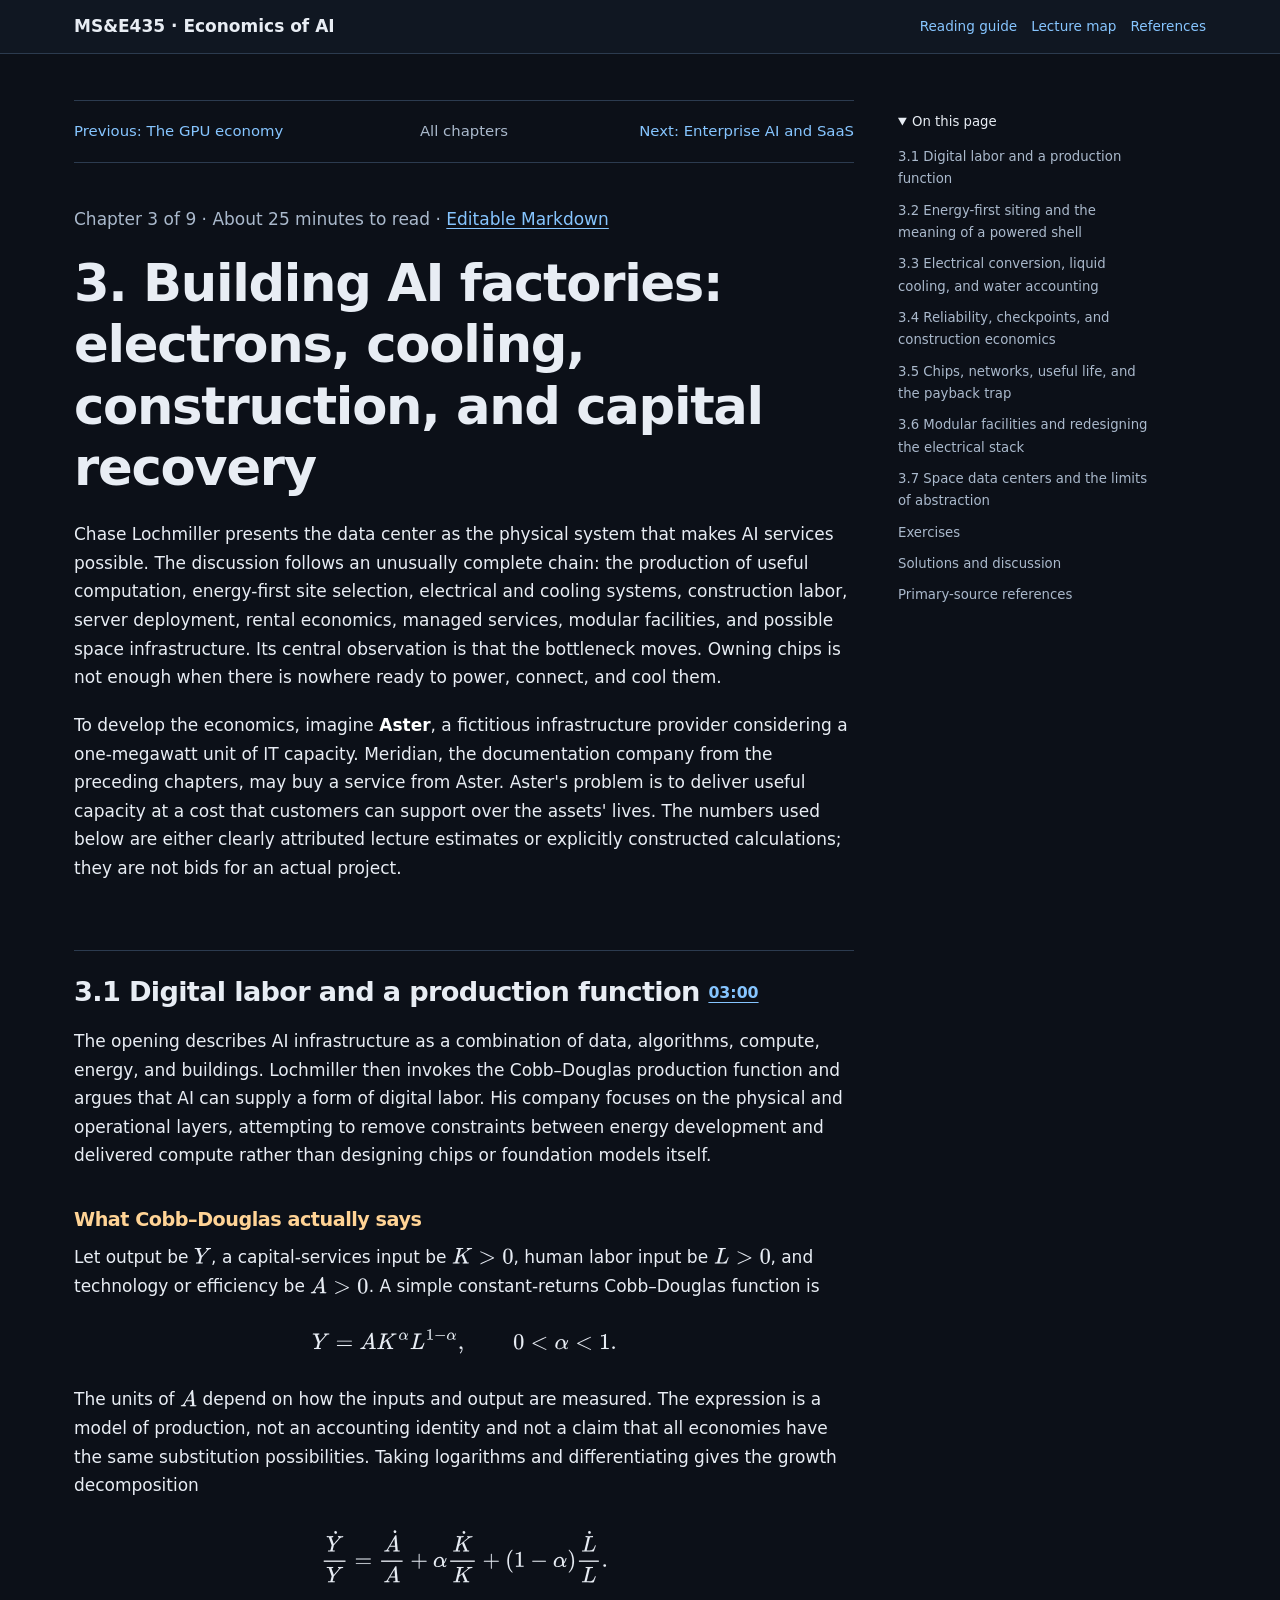
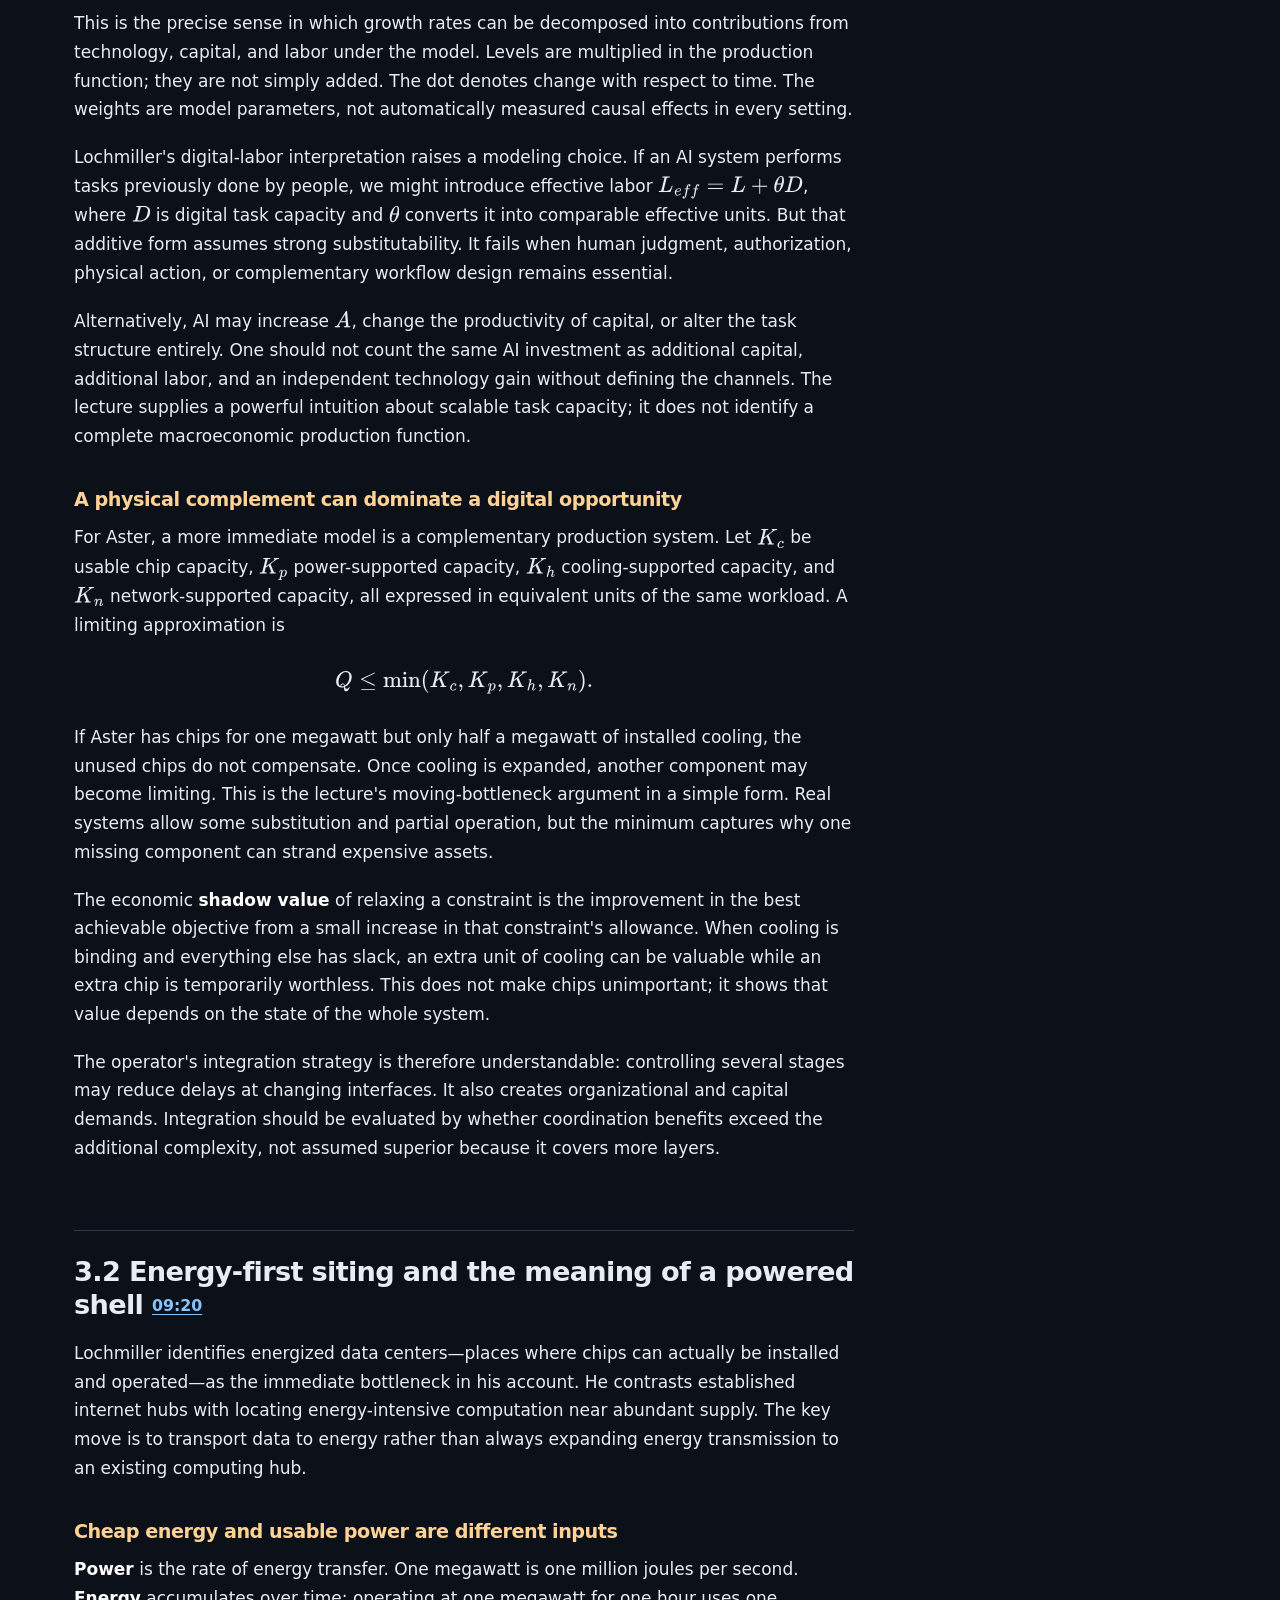
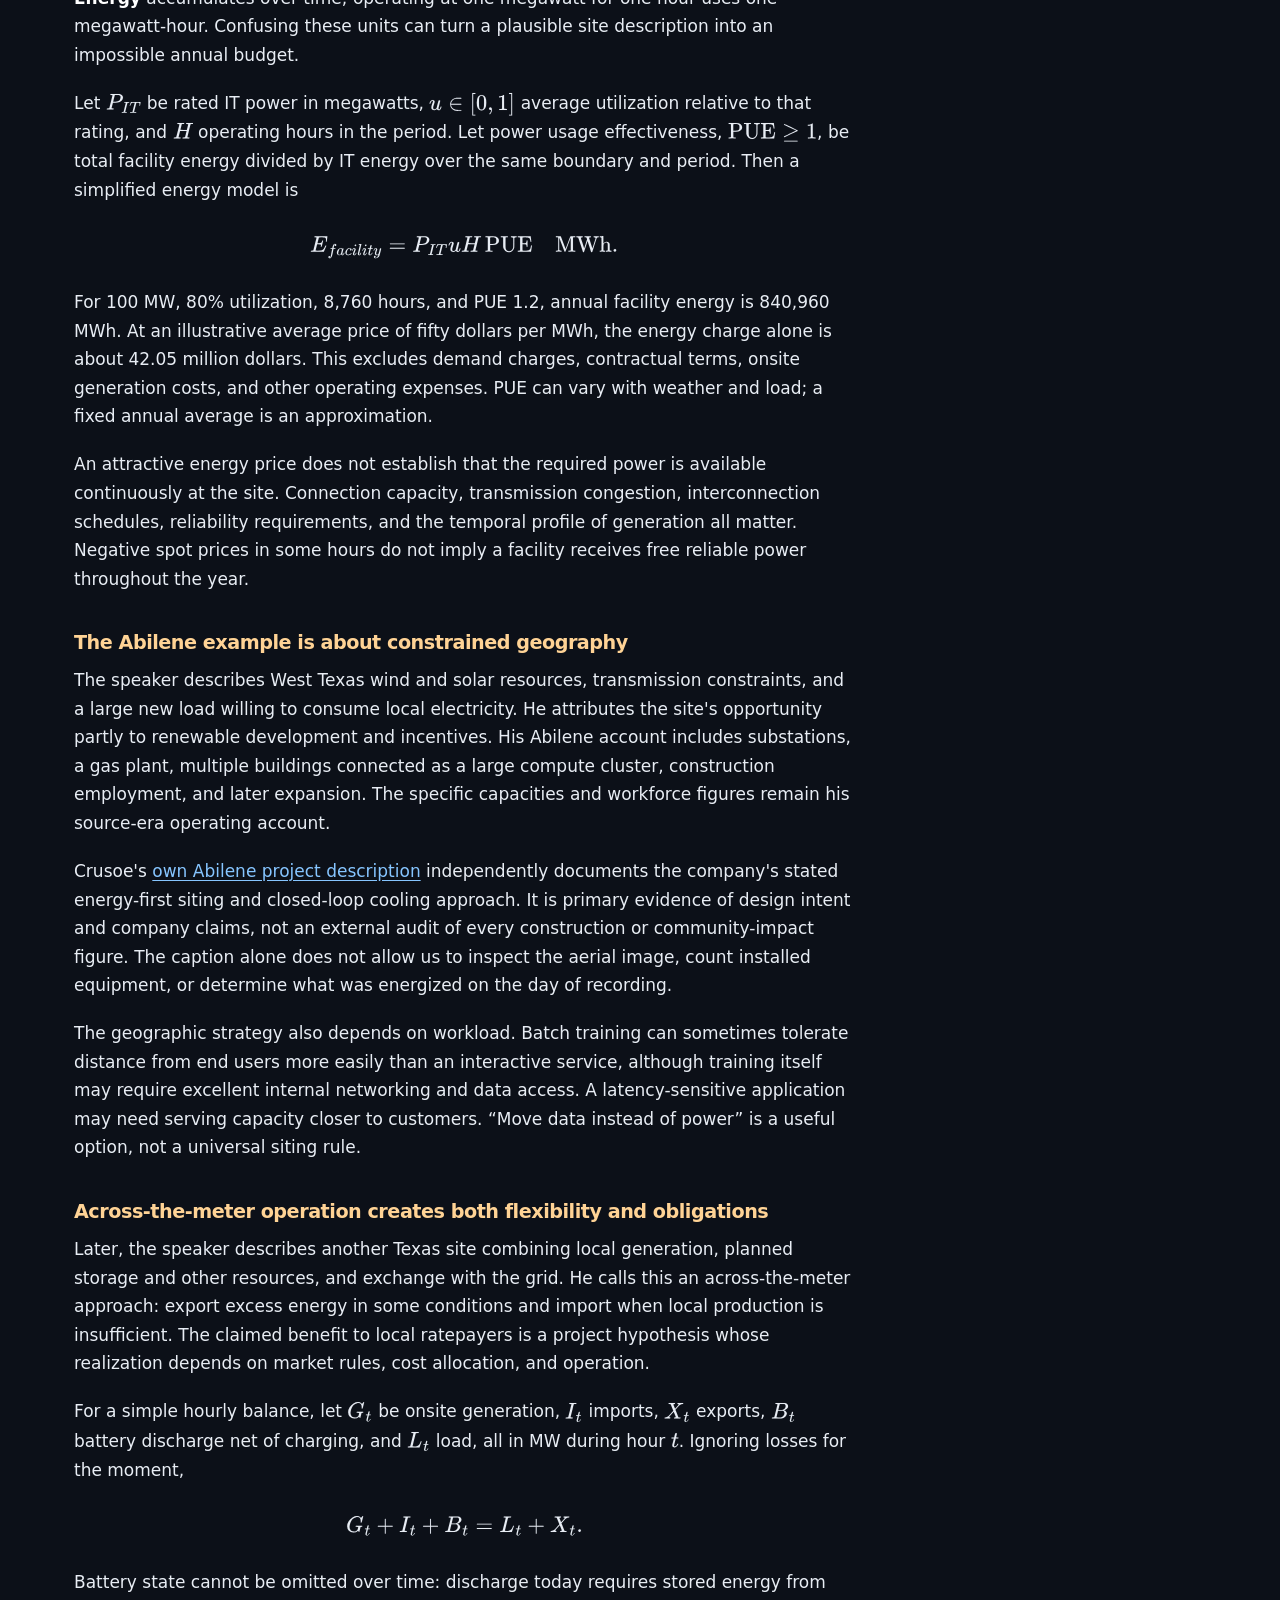
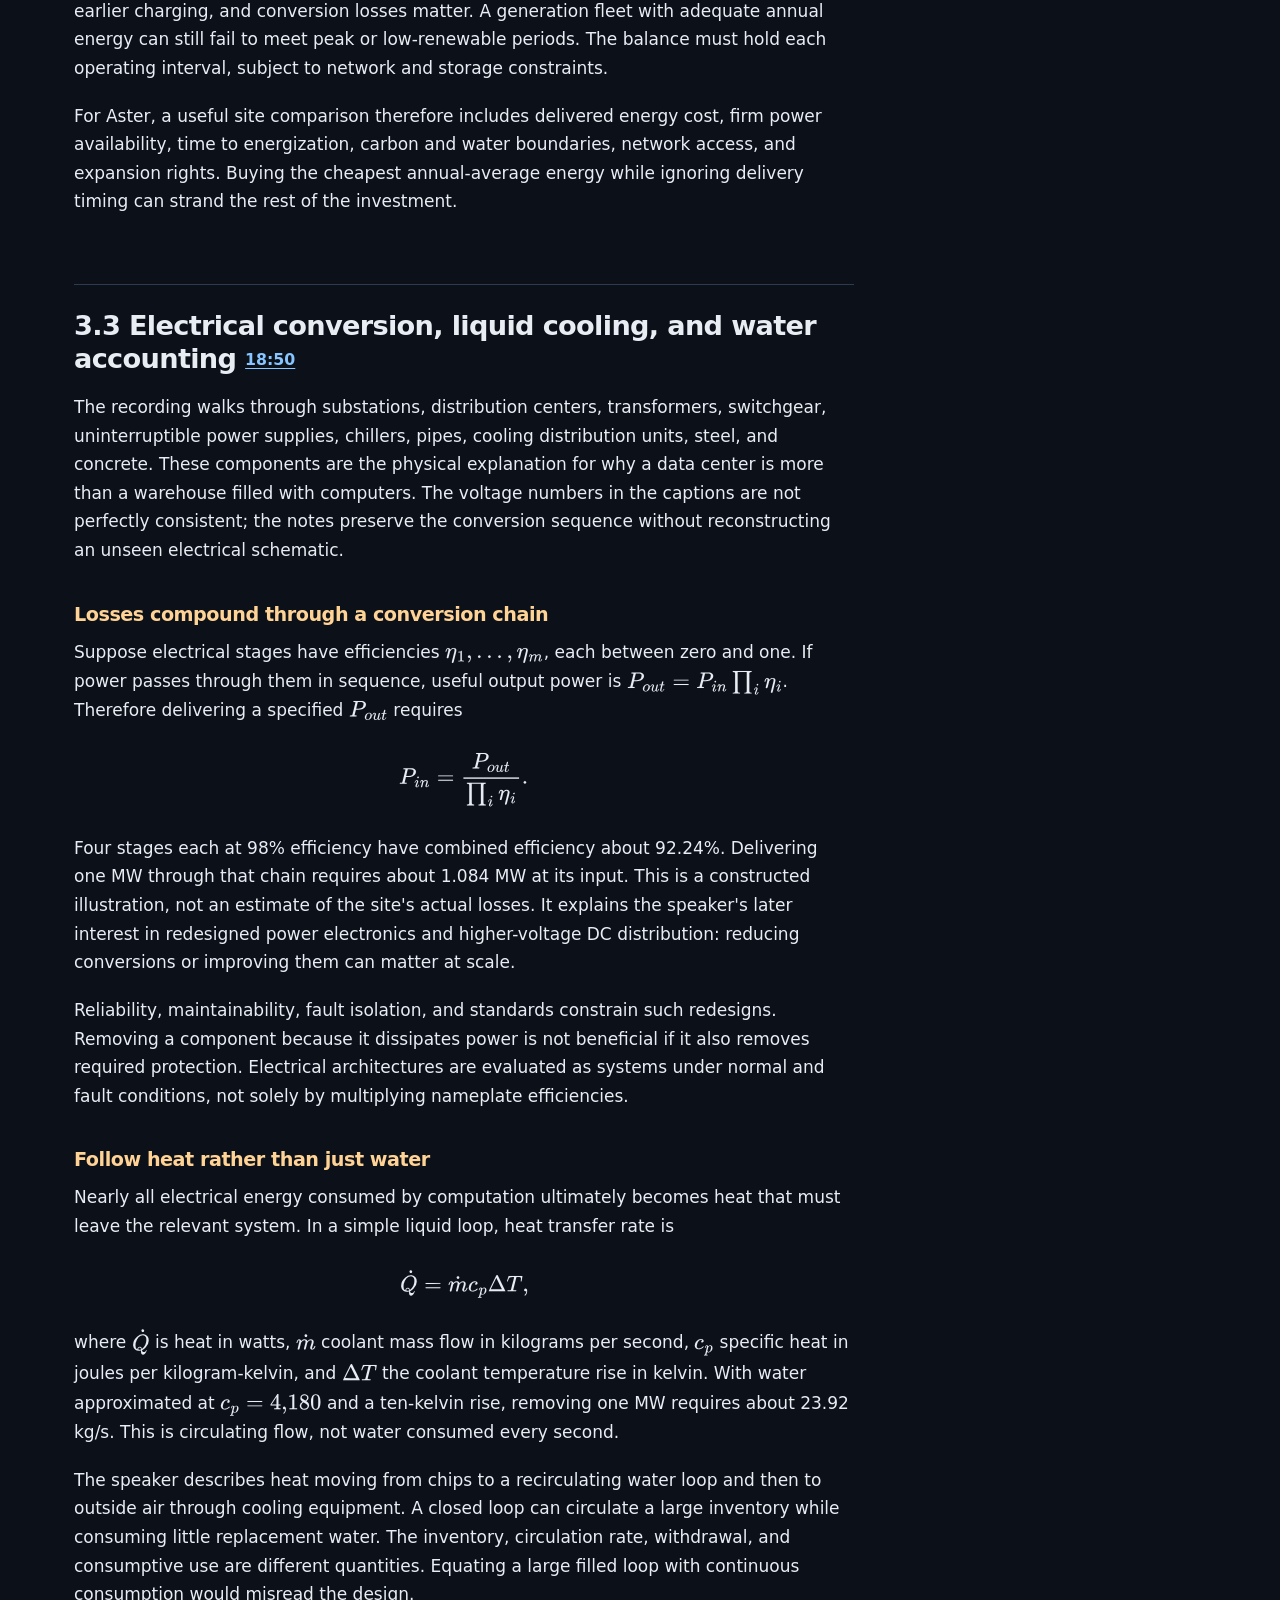
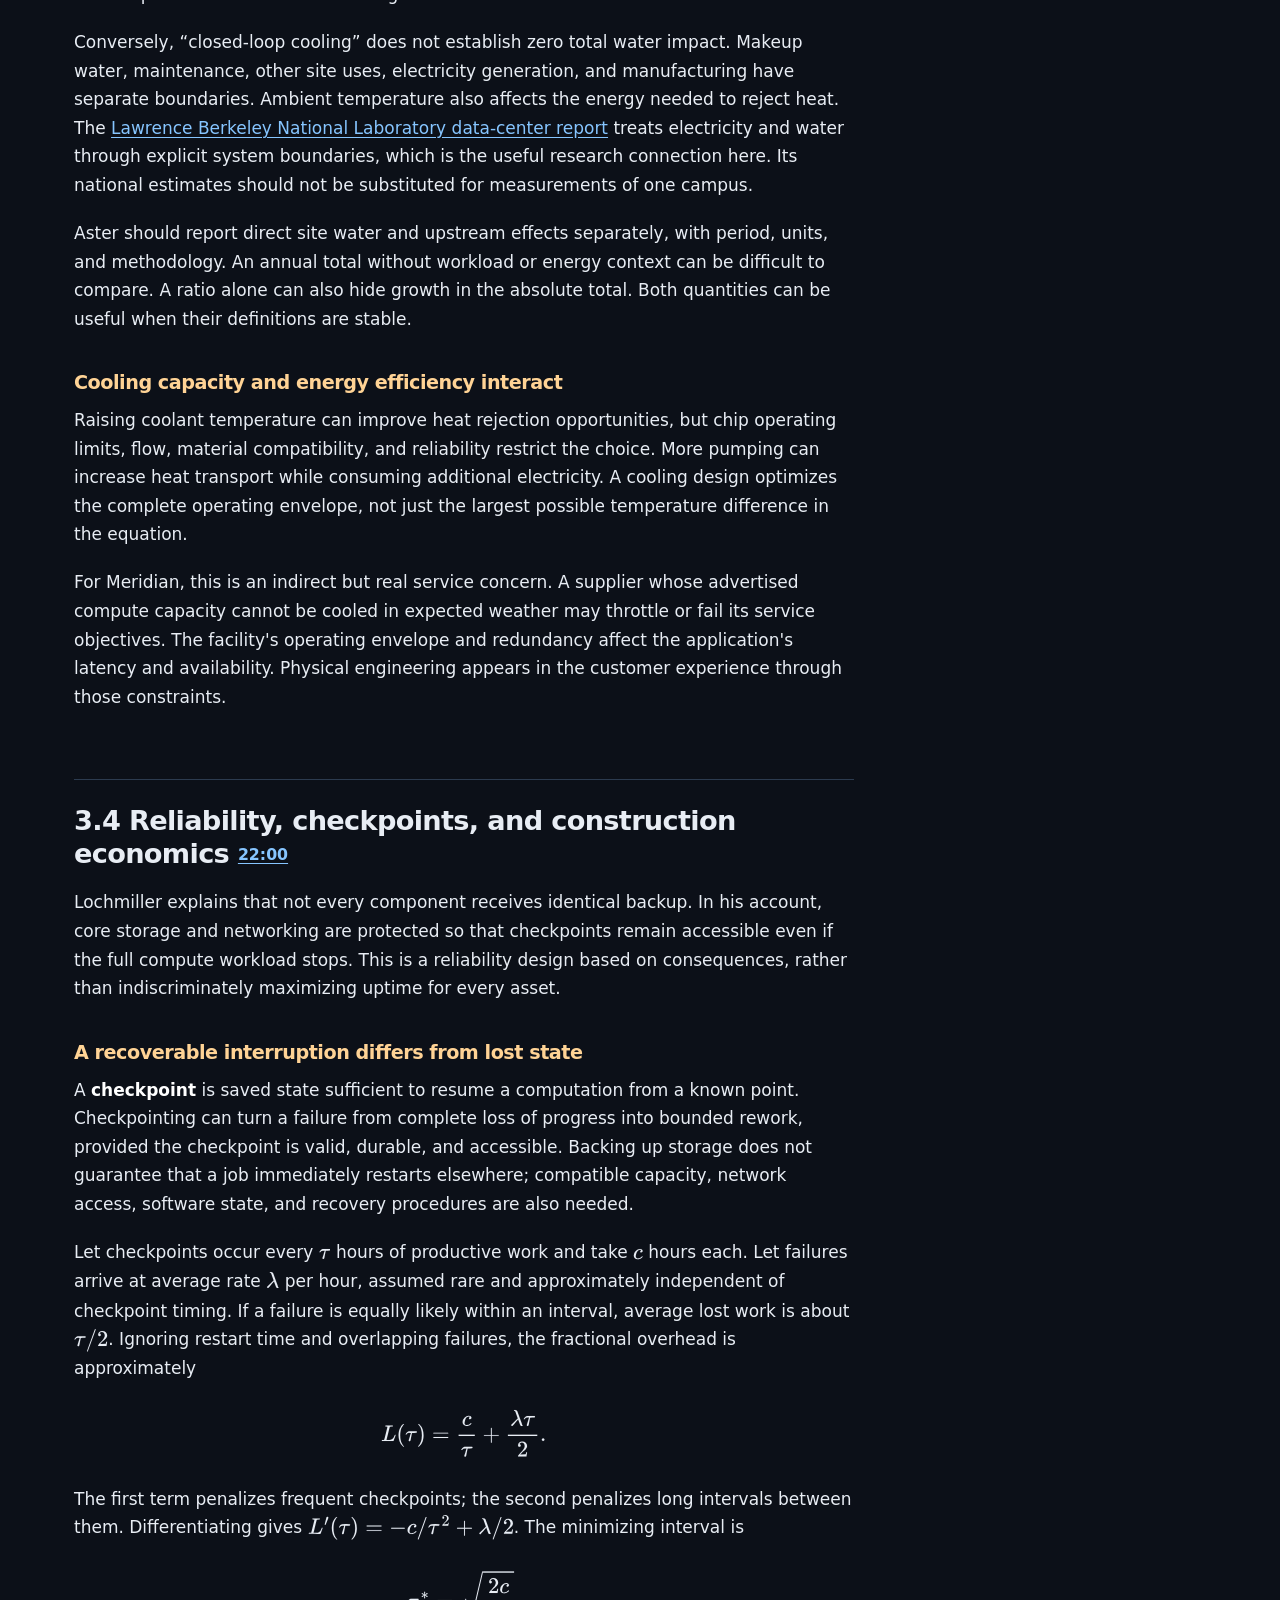
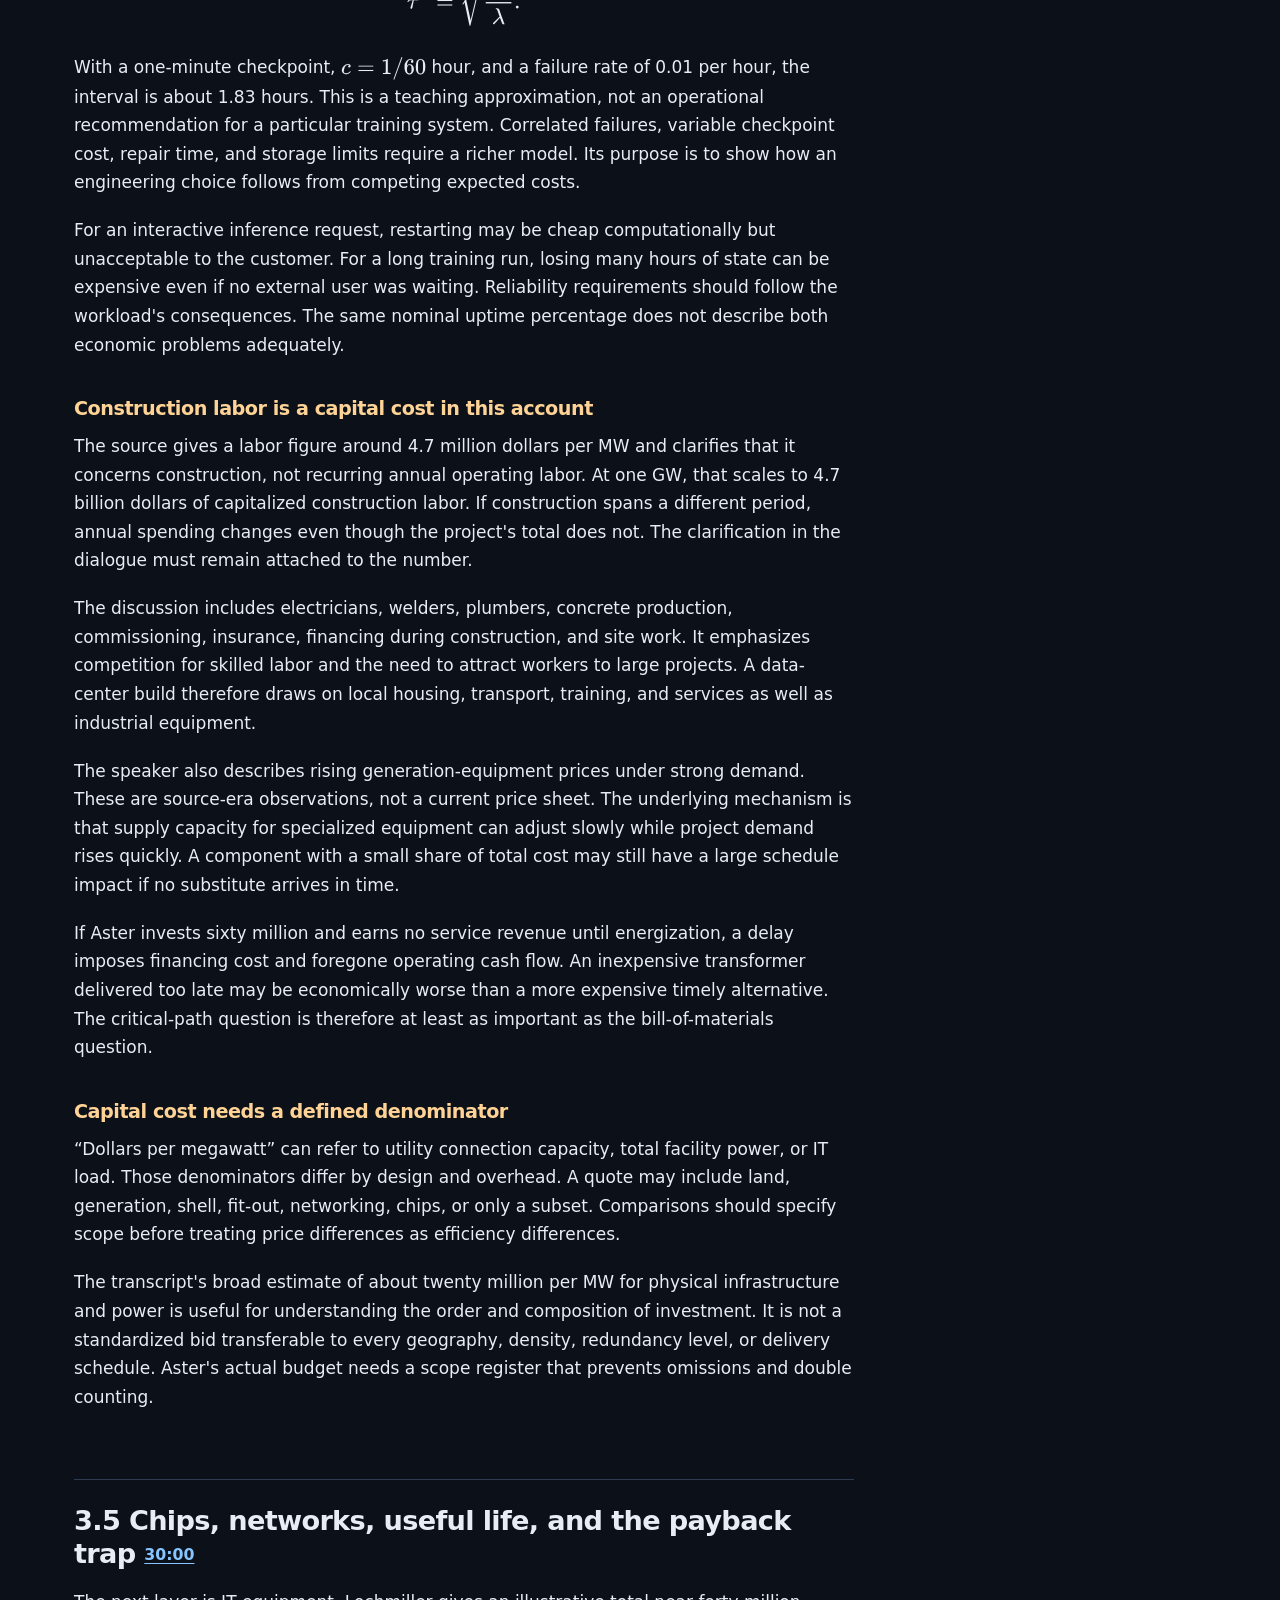
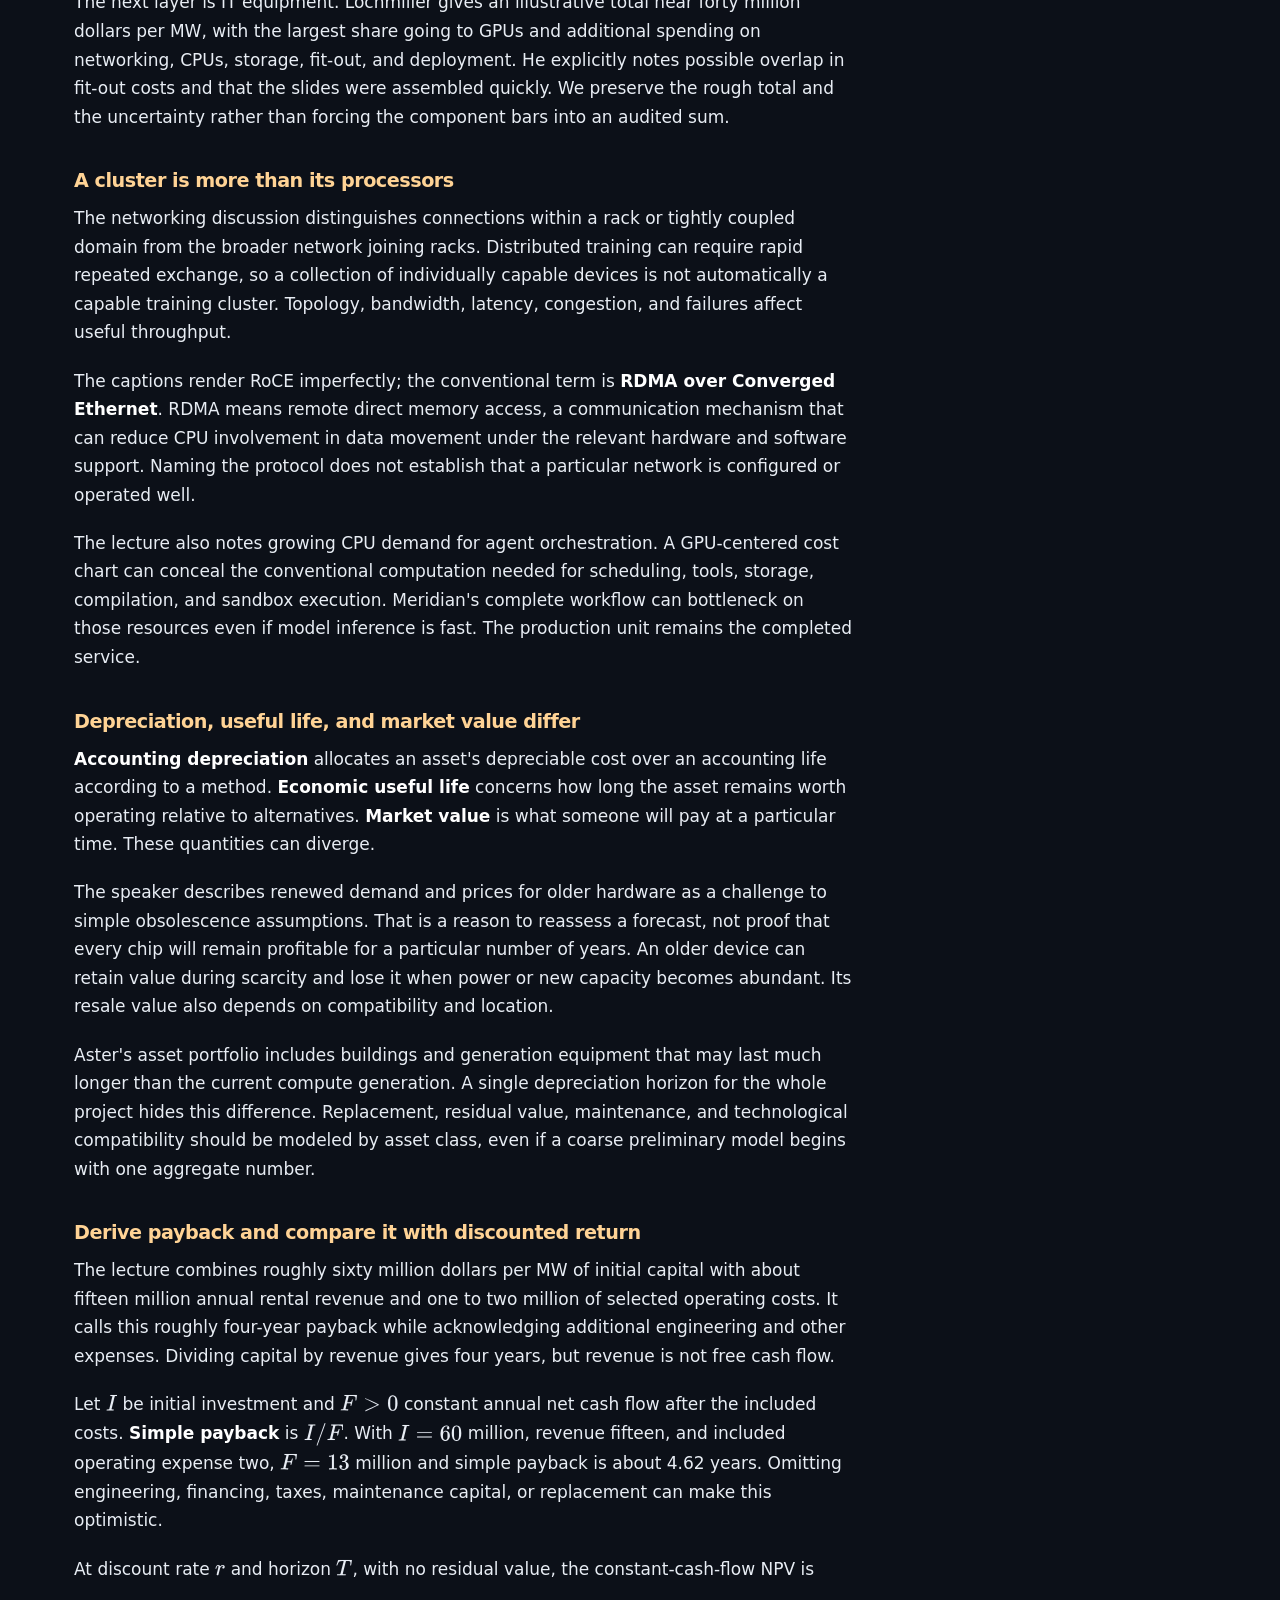
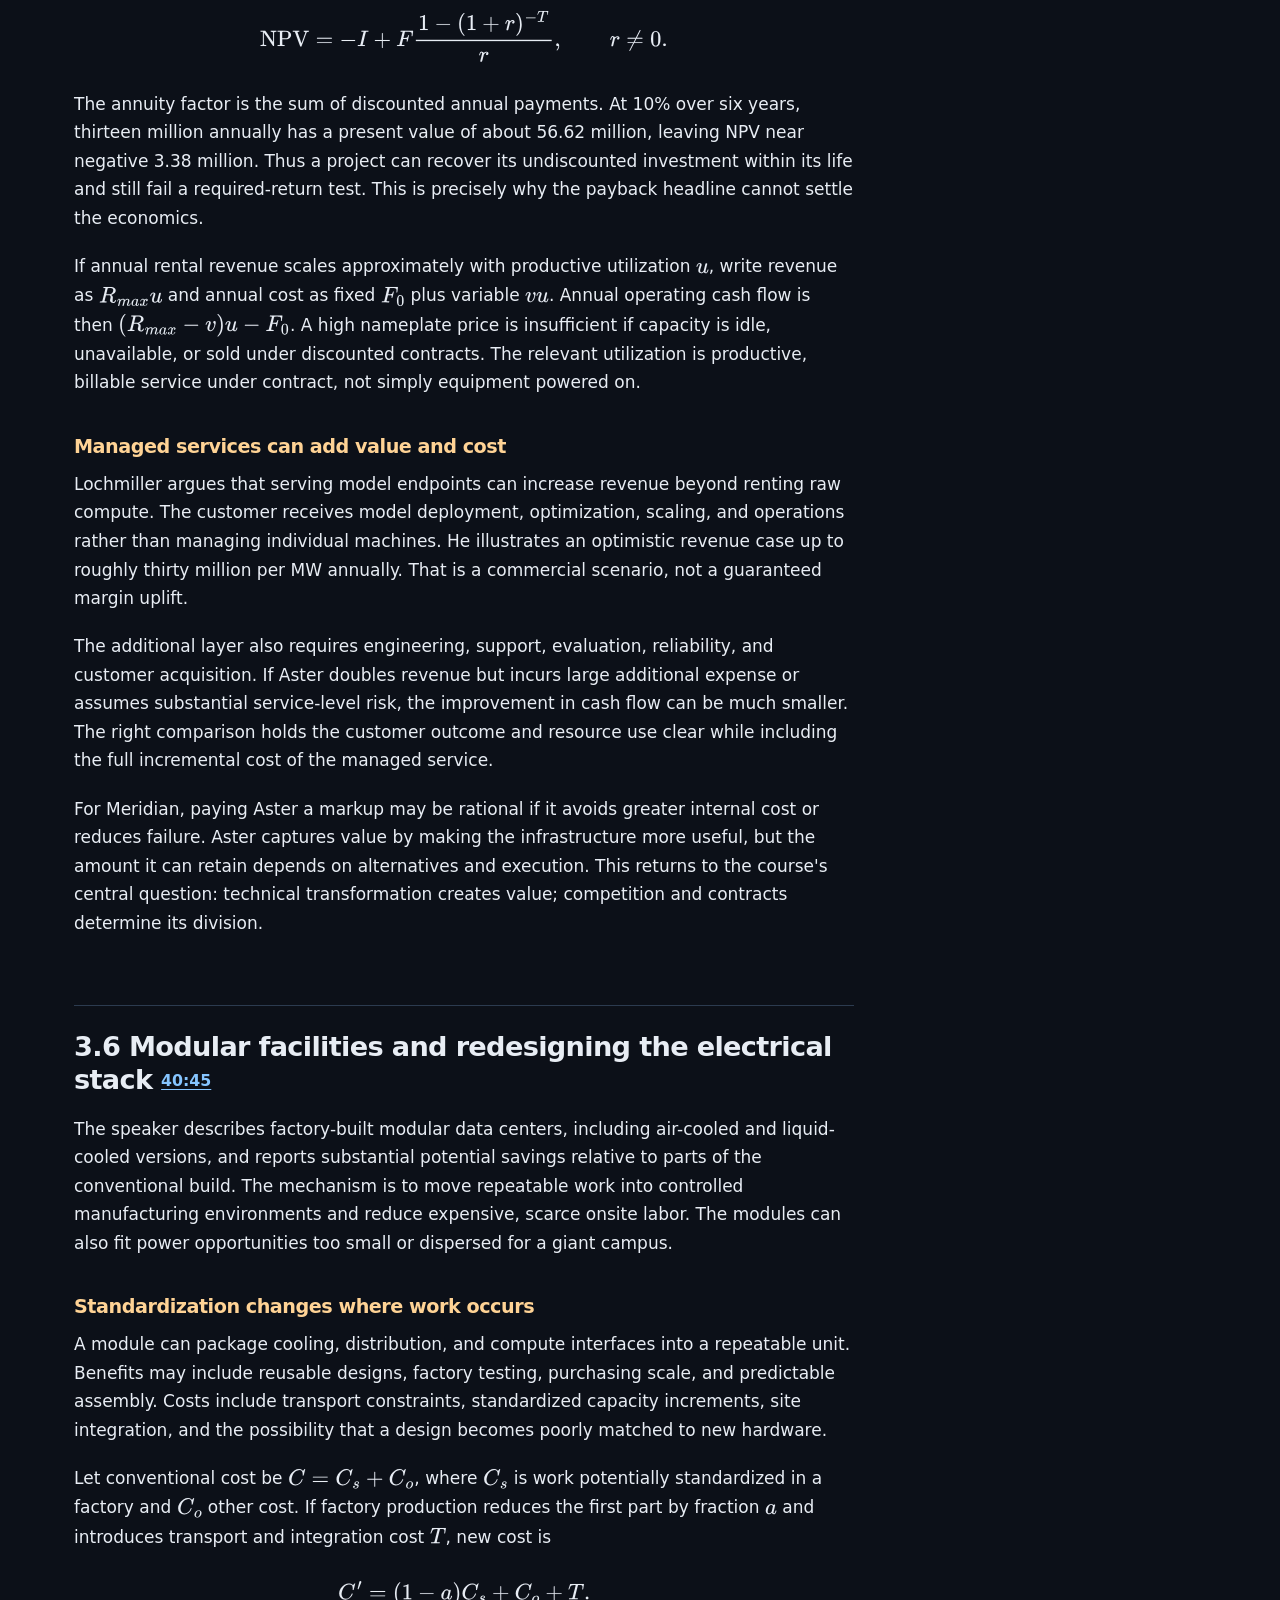
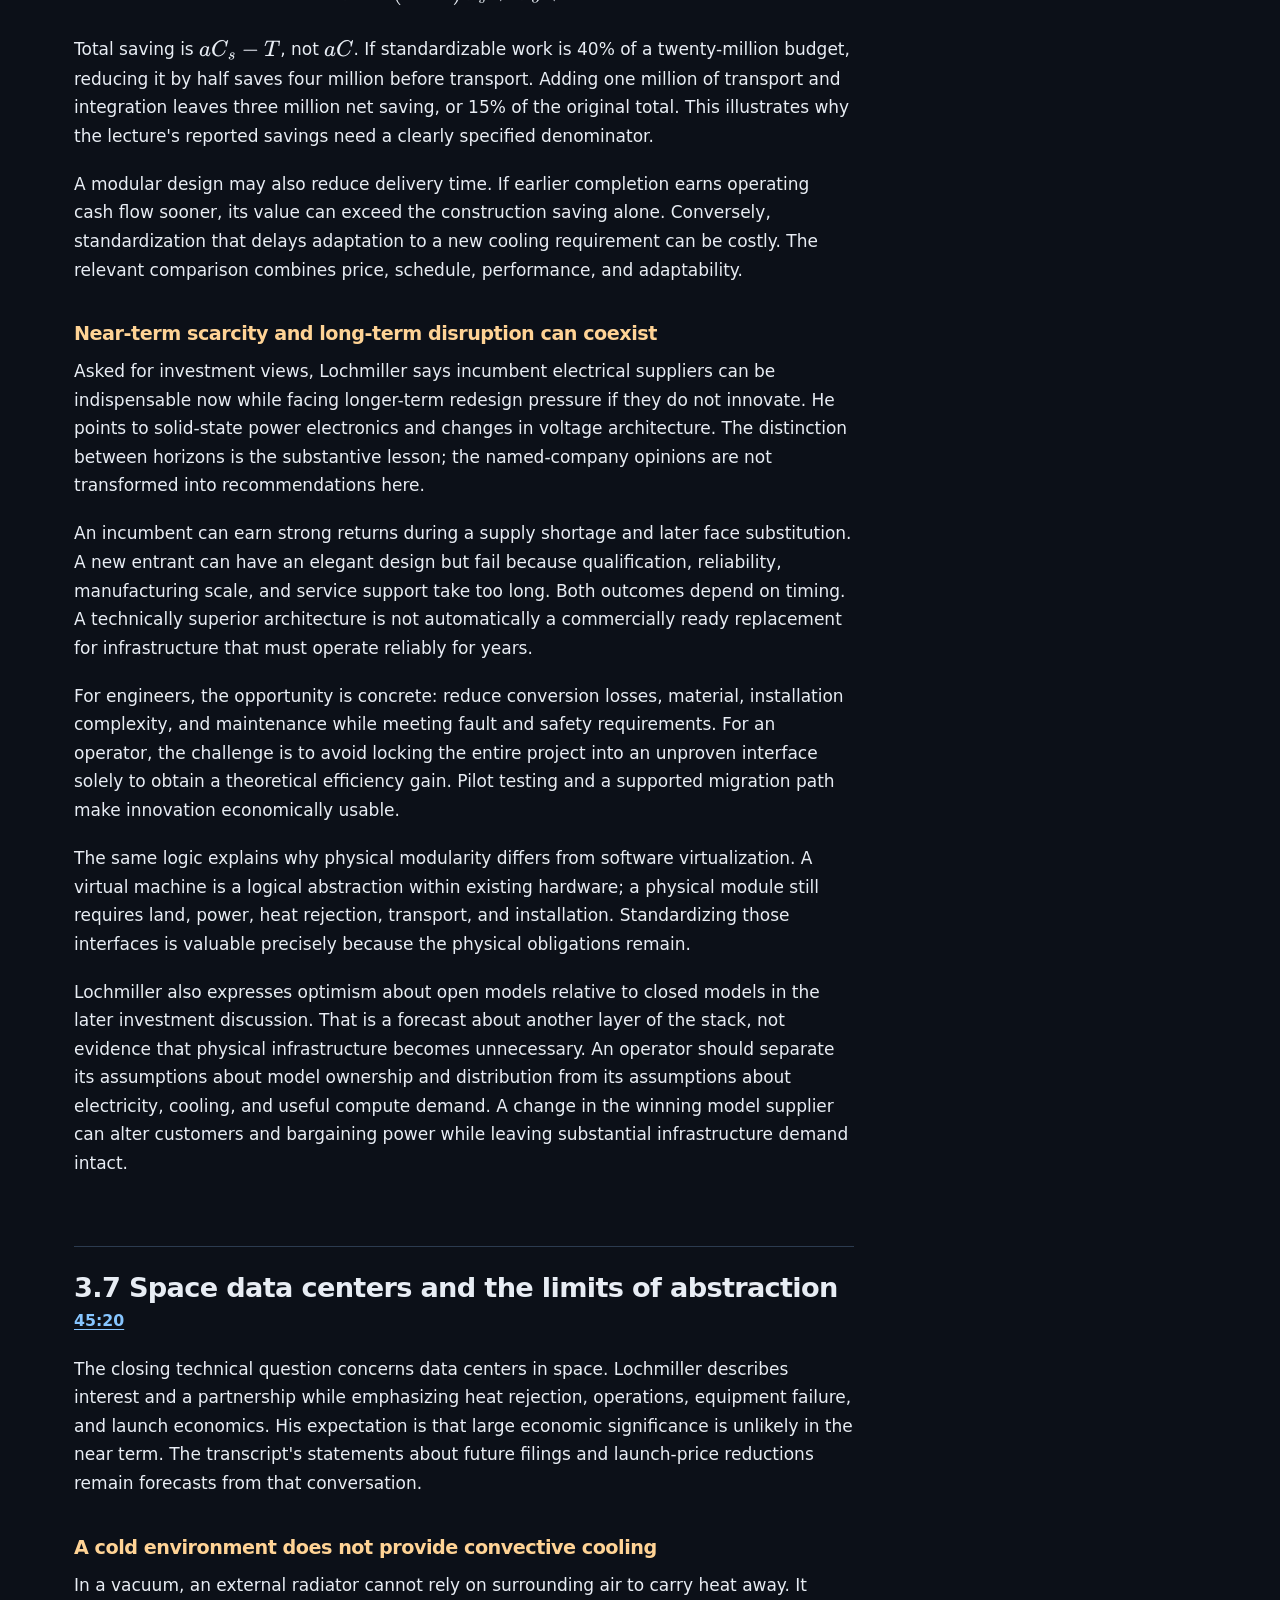
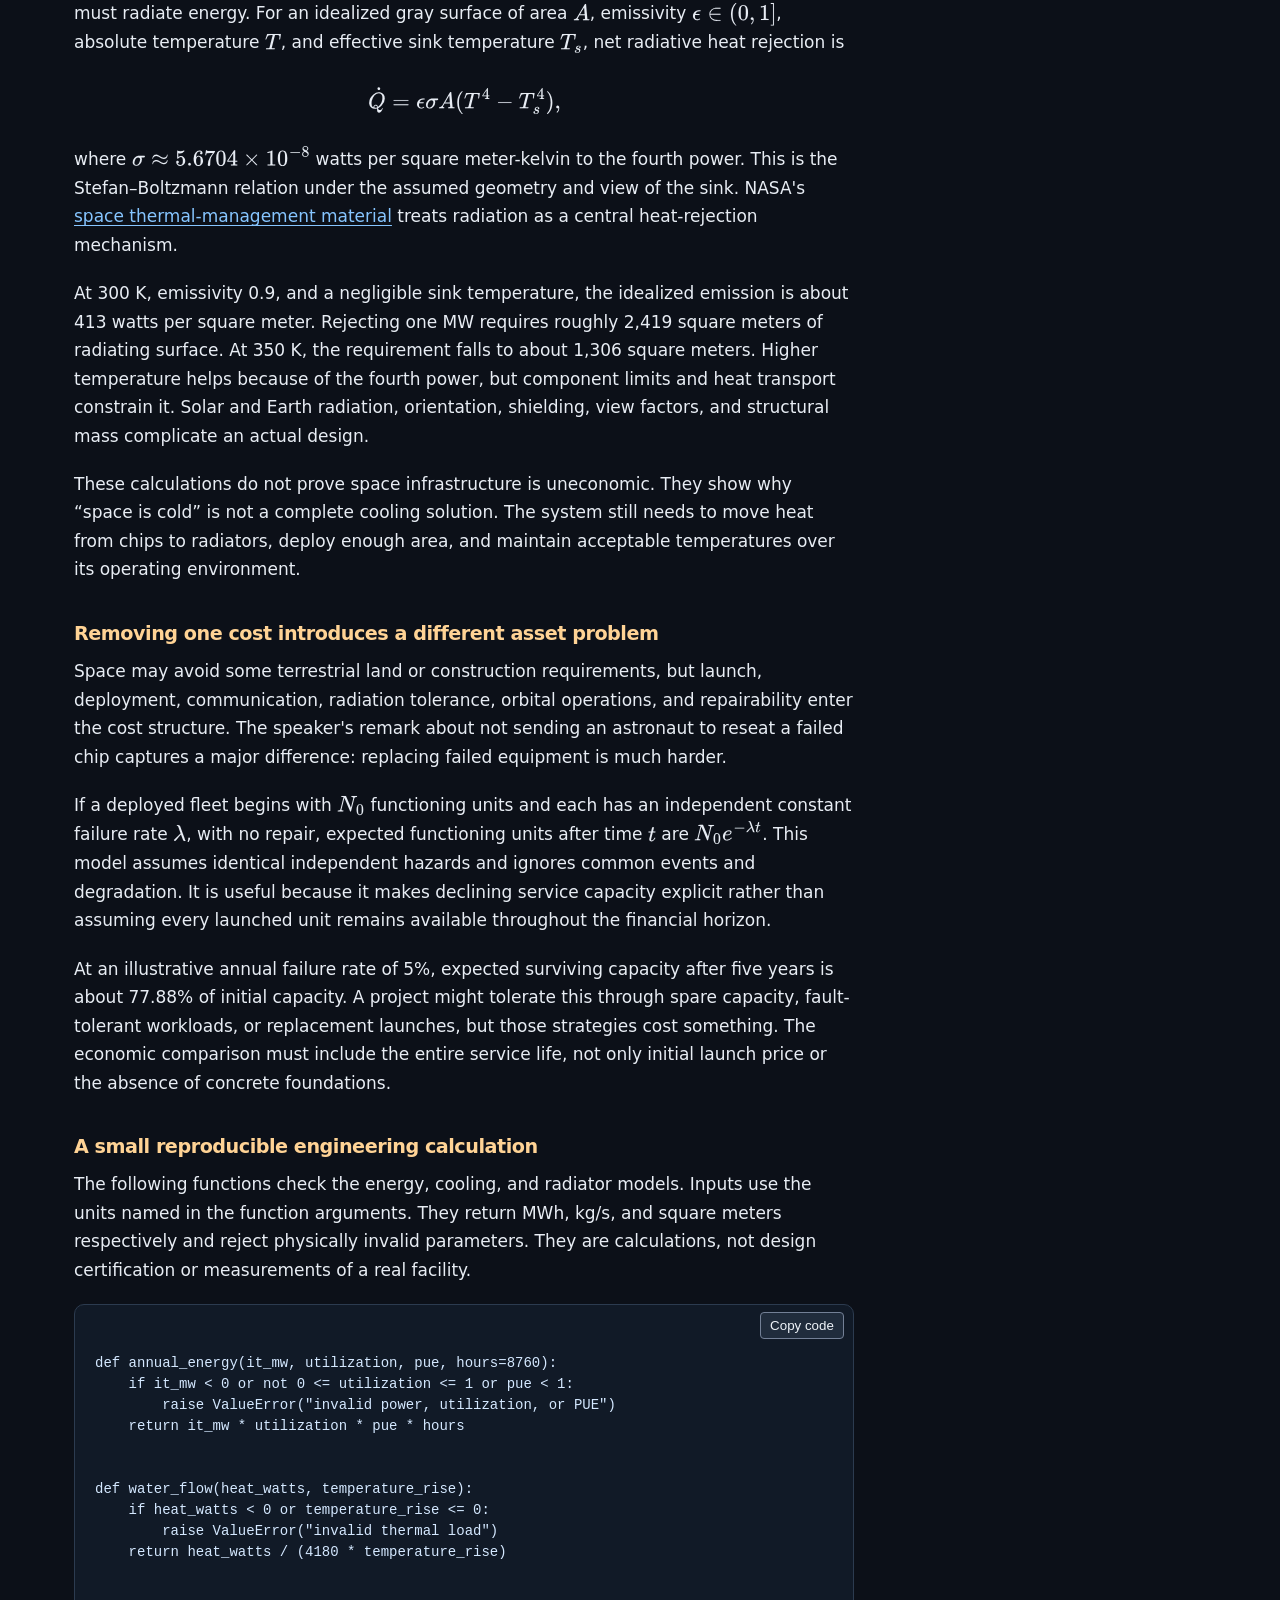
<file: docs/lecture-03.html>
<!DOCTYPE html>

<html lang="en"><head><meta charset="utf-8"/><meta content="width=device-width,initial-scale=1" name="viewport"/>
<title>Building AI factories | MS&amp;E435 Study Notes</title><link href="assets/notes.css" rel="stylesheet"/>
<script>window.MathJax={tex:{inlineMath:[['$','$']],displayMath:[['$$','$$']]},options:{skipHtmlTags:['script','noscript','style','textarea','pre','code']}};</script>
<script defer="" src="assets/mathjax-tex-svg.js"></script><script defer="" src="assets/copy-code.js"></script></head>
<body><a class="skip" href="#main">Skip to content</a>
<header class="top"><div class="shell"><a class="brand" href="index.html">MS&amp;E435 · Economics of AI</a><nav aria-label="Site navigation"><a href="index.html">Reading guide</a><a href="source-map.html">Lecture map</a><a href="references.html">References</a></nav></div></header>
<div class="shell layout"><main class="main" id="main"><nav aria-label="Chapter navigation" class="chapter-nav"><a href="lecture-02.html">Previous: The GPU economy</a><a class="index" href="index.html">All chapters</a><a class="next" href="lecture-04.html">Next: Enterprise AI and SaaS</a></nav><p class="meta">Chapter 3 of 9 · About 25 minutes to read · <a href="chapters/lecture-03.md">Editable Markdown</a></p><h1 id="3-building-ai-factories-electrons-cooling-construction-and-capital-recovery">3. Building AI factories: electrons, cooling, construction, and capital recovery</h1>
<p>Chase Lochmiller presents the data center as the physical system that makes AI services possible. The discussion follows an unusually complete chain: the production of useful computation, energy-first site selection, electrical and cooling systems, construction labor, server deployment, rental economics, managed services, modular facilities, and possible space infrastructure. Its central observation is that the bottleneck moves. Owning chips is not enough when there is nowhere ready to power, connect, and cool them.</p>
<p>To develop the economics, imagine <strong>Aster</strong>, a fictitious infrastructure provider considering a one-megawatt unit of IT capacity. Meridian, the documentation company from the preceding chapters, may buy a service from Aster. Aster's problem is to deliver useful capacity at a cost that customers can support over the assets' lives. The numbers used below are either clearly attributed lecture estimates or explicitly constructed calculations; they are not bids for an actual project.</p>
<h2 id="31-digital-labor-and-a-production-function-0300">3.1 Digital labor and a production function <a href="https://www.youtube.com/watch?v=GcCGzfKdCd0&amp;t=180s">03:00</a></h2>
<p>The opening describes AI infrastructure as a combination of data, algorithms, compute, energy, and buildings. Lochmiller then invokes the Cobb–Douglas production function and argues that AI can supply a form of digital labor. His company focuses on the physical and operational layers, attempting to remove constraints between energy development and delivered compute rather than designing chips or foundation models itself.</p>
<h3 id="what-cobbdouglas-actually-says">What Cobb–Douglas actually says</h3>
<p>Let output be $Y$, a capital-services input be $K&gt;0$, human labor input be $L&gt;0$, and technology or efficiency be $A&gt;0$. A simple constant-returns Cobb–Douglas function is</p>
<p>$$
Y=AK^{\alpha}L^{1-\alpha},\qquad 0&lt;\alpha&lt;1.
$$</p>
<p>The units of $A$ depend on how the inputs and output are measured. The expression is a model of production, not an accounting identity and not a claim that all economies have the same substitution possibilities. Taking logarithms and differentiating gives the growth decomposition</p>
<p>$$
\frac{\dot Y}{Y}=\frac{\dot A}{A}
+\alpha\frac{\dot K}{K}
+(1-\alpha)\frac{\dot L}{L}.
$$</p>
<p>This is the precise sense in which growth rates can be decomposed into contributions from technology, capital, and labor under the model. Levels are multiplied in the production function; they are not simply added. The dot denotes change with respect to time. The weights are model parameters, not automatically measured causal effects in every setting.</p>
<p>Lochmiller's digital-labor interpretation raises a modeling choice. If an AI system performs tasks previously done by people, we might introduce effective labor $L_{eff}=L+\theta D$, where $D$ is digital task capacity and $\theta$ converts it into comparable effective units. But that additive form assumes strong substitutability. It fails when human judgment, authorization, physical action, or complementary workflow design remains essential.</p>
<p>Alternatively, AI may increase $A$, change the productivity of capital, or alter the task structure entirely. One should not count the same AI investment as additional capital, additional labor, and an independent technology gain without defining the channels. The lecture supplies a powerful intuition about scalable task capacity; it does not identify a complete macroeconomic production function.</p>
<h3 id="a-physical-complement-can-dominate-a-digital-opportunity">A physical complement can dominate a digital opportunity</h3>
<p>For Aster, a more immediate model is a complementary production system. Let $K_c$ be usable chip capacity, $K_p$ power-supported capacity, $K_h$ cooling-supported capacity, and $K_n$ network-supported capacity, all expressed in equivalent units of the same workload. A limiting approximation is</p>
<p>$$
Q\leq\min(K_c,K_p,K_h,K_n).
$$</p>
<p>If Aster has chips for one megawatt but only half a megawatt of installed cooling, the unused chips do not compensate. Once cooling is expanded, another component may become limiting. This is the lecture's moving-bottleneck argument in a simple form. Real systems allow some substitution and partial operation, but the minimum captures why one missing component can strand expensive assets.</p>
<p>The economic <strong>shadow value</strong> of relaxing a constraint is the improvement in the best achievable objective from a small increase in that constraint's allowance. When cooling is binding and everything else has slack, an extra unit of cooling can be valuable while an extra chip is temporarily worthless. This does not make chips unimportant; it shows that value depends on the state of the whole system.</p>
<p>The operator's integration strategy is therefore understandable: controlling several stages may reduce delays at changing interfaces. It also creates organizational and capital demands. Integration should be evaluated by whether coordination benefits exceed the additional complexity, not assumed superior because it covers more layers.</p>
<h2 id="32-energy-first-siting-and-the-meaning-of-a-powered-shell-0920">3.2 Energy-first siting and the meaning of a powered shell <a href="https://www.youtube.com/watch?v=GcCGzfKdCd0&amp;t=560s">09:20</a></h2>
<p>Lochmiller identifies energized data centers—places where chips can actually be installed and operated—as the immediate bottleneck in his account. He contrasts established internet hubs with locating energy-intensive computation near abundant supply. The key move is to transport data to energy rather than always expanding energy transmission to an existing computing hub.</p>
<h3 id="cheap-energy-and-usable-power-are-different-inputs">Cheap energy and usable power are different inputs</h3>
<p><strong>Power</strong> is the rate of energy transfer. One megawatt is one million joules per second. <strong>Energy</strong> accumulates over time; operating at one megawatt for one hour uses one megawatt-hour. Confusing these units can turn a plausible site description into an impossible annual budget.</p>
<p>Let $P_{IT}$ be rated IT power in megawatts, $u\in[0,1]$ average utilization relative to that rating, and $H$ operating hours in the period. Let power usage effectiveness, $\mathrm{PUE}\geq1$, be total facility energy divided by IT energy over the same boundary and period. Then a simplified energy model is</p>
<p>$$
E_{facility}=P_{IT}uH\,\mathrm{PUE}\quad\text{MWh}.
$$</p>
<p>For 100 MW, 80% utilization, 8,760 hours, and PUE 1.2, annual facility energy is 840,960 MWh. At an illustrative average price of fifty dollars per MWh, the energy charge alone is about 42.05 million dollars. This excludes demand charges, contractual terms, onsite generation costs, and other operating expenses. PUE can vary with weather and load; a fixed annual average is an approximation.</p>
<p>An attractive energy price does not establish that the required power is available continuously at the site. Connection capacity, transmission congestion, interconnection schedules, reliability requirements, and the temporal profile of generation all matter. Negative spot prices in some hours do not imply a facility receives free reliable power throughout the year.</p>
<h3 id="the-abilene-example-is-about-constrained-geography">The Abilene example is about constrained geography</h3>
<p>The speaker describes West Texas wind and solar resources, transmission constraints, and a large new load willing to consume local electricity. He attributes the site's opportunity partly to renewable development and incentives. His Abilene account includes substations, a gas plant, multiple buildings connected as a large compute cluster, construction employment, and later expansion. The specific capacities and workforce figures remain his source-era operating account.</p>
<p>Crusoe's <a href="https://www.crusoe.ai/resources/blog/an-inside-look-at-the-abilene-ai-data-center">own Abilene project description</a> independently documents the company's stated energy-first siting and closed-loop cooling approach. It is primary evidence of design intent and company claims, not an external audit of every construction or community-impact figure. The caption alone does not allow us to inspect the aerial image, count installed equipment, or determine what was energized on the day of recording.</p>
<p>The geographic strategy also depends on workload. Batch training can sometimes tolerate distance from end users more easily than an interactive service, although training itself may require excellent internal networking and data access. A latency-sensitive application may need serving capacity closer to customers. “Move data instead of power” is a useful option, not a universal siting rule.</p>
<h3 id="across-the-meter-operation-creates-both-flexibility-and-obligations">Across-the-meter operation creates both flexibility and obligations</h3>
<p>Later, the speaker describes another Texas site combining local generation, planned storage and other resources, and exchange with the grid. He calls this an across-the-meter approach: export excess energy in some conditions and import when local production is insufficient. The claimed benefit to local ratepayers is a project hypothesis whose realization depends on market rules, cost allocation, and operation.</p>
<p>For a simple hourly balance, let $G_t$ be onsite generation, $I_t$ imports, $X_t$ exports, $B_t$ battery discharge net of charging, and $L_t$ load, all in MW during hour $t$. Ignoring losses for the moment,</p>
<p>$$
G_t+I_t+B_t=L_t+X_t.
$$</p>
<p>Battery state cannot be omitted over time: discharge today requires stored energy from earlier charging, and conversion losses matter. A generation fleet with adequate annual energy can still fail to meet peak or low-renewable periods. The balance must hold each operating interval, subject to network and storage constraints.</p>
<p>For Aster, a useful site comparison therefore includes delivered energy cost, firm power availability, time to energization, carbon and water boundaries, network access, and expansion rights. Buying the cheapest annual-average energy while ignoring delivery timing can strand the rest of the investment.</p>
<h2 id="33-electrical-conversion-liquid-cooling-and-water-accounting-1850">3.3 Electrical conversion, liquid cooling, and water accounting <a href="https://www.youtube.com/watch?v=GcCGzfKdCd0&amp;t=1130s">18:50</a></h2>
<p>The recording walks through substations, distribution centers, transformers, switchgear, uninterruptible power supplies, chillers, pipes, cooling distribution units, steel, and concrete. These components are the physical explanation for why a data center is more than a warehouse filled with computers. The voltage numbers in the captions are not perfectly consistent; the notes preserve the conversion sequence without reconstructing an unseen electrical schematic.</p>
<h3 id="losses-compound-through-a-conversion-chain">Losses compound through a conversion chain</h3>
<p>Suppose electrical stages have efficiencies $\eta_1,\ldots,\eta_m$, each between zero and one. If power passes through them in sequence, useful output power is $P_{out}=P_{in}\prod_i\eta_i$. Therefore delivering a specified $P_{out}$ requires</p>
<p>$$
P_{in}=\frac{P_{out}}{\prod_i\eta_i}.
$$</p>
<p>Four stages each at 98% efficiency have combined efficiency about 92.24%. Delivering one MW through that chain requires about 1.084 MW at its input. This is a constructed illustration, not an estimate of the site's actual losses. It explains the speaker's later interest in redesigned power electronics and higher-voltage DC distribution: reducing conversions or improving them can matter at scale.</p>
<p>Reliability, maintainability, fault isolation, and standards constrain such redesigns. Removing a component because it dissipates power is not beneficial if it also removes required protection. Electrical architectures are evaluated as systems under normal and fault conditions, not solely by multiplying nameplate efficiencies.</p>
<h3 id="follow-heat-rather-than-just-water">Follow heat rather than just water</h3>
<p>Nearly all electrical energy consumed by computation ultimately becomes heat that must leave the relevant system. In a simple liquid loop, heat transfer rate is</p>
<p>$$
\dot Q=\dot m c_p\Delta T,
$$</p>
<p>where $\dot Q$ is heat in watts, $\dot m$ coolant mass flow in kilograms per second, $c_p$ specific heat in joules per kilogram-kelvin, and $\Delta T$ the coolant temperature rise in kelvin. With water approximated at $c_p=4{,}180$ and a ten-kelvin rise, removing one MW requires about 23.92 kg/s. This is circulating flow, not water consumed every second.</p>
<p>The speaker describes heat moving from chips to a recirculating water loop and then to outside air through cooling equipment. A closed loop can circulate a large inventory while consuming little replacement water. The inventory, circulation rate, withdrawal, and consumptive use are different quantities. Equating a large filled loop with continuous consumption would misread the design.</p>
<p>Conversely, “closed-loop cooling” does not establish zero total water impact. Makeup water, maintenance, other site uses, electricity generation, and manufacturing have separate boundaries. Ambient temperature also affects the energy needed to reject heat. The <a href="https://energyanalysis.lbl.gov/publications/2024-lbnl-data-center-energy-usage-report">Lawrence Berkeley National Laboratory data-center report</a> treats electricity and water through explicit system boundaries, which is the useful research connection here. Its national estimates should not be substituted for measurements of one campus.</p>
<p>Aster should report direct site water and upstream effects separately, with period, units, and methodology. An annual total without workload or energy context can be difficult to compare. A ratio alone can also hide growth in the absolute total. Both quantities can be useful when their definitions are stable.</p>
<h3 id="cooling-capacity-and-energy-efficiency-interact">Cooling capacity and energy efficiency interact</h3>
<p>Raising coolant temperature can improve heat rejection opportunities, but chip operating limits, flow, material compatibility, and reliability restrict the choice. More pumping can increase heat transport while consuming additional electricity. A cooling design optimizes the complete operating envelope, not just the largest possible temperature difference in the equation.</p>
<p>For Meridian, this is an indirect but real service concern. A supplier whose advertised compute capacity cannot be cooled in expected weather may throttle or fail its service objectives. The facility's operating envelope and redundancy affect the application's latency and availability. Physical engineering appears in the customer experience through those constraints.</p>
<h2 id="34-reliability-checkpoints-and-construction-economics-2200">3.4 Reliability, checkpoints, and construction economics <a href="https://www.youtube.com/watch?v=GcCGzfKdCd0&amp;t=1320s">22:00</a></h2>
<p>Lochmiller explains that not every component receives identical backup. In his account, core storage and networking are protected so that checkpoints remain accessible even if the full compute workload stops. This is a reliability design based on consequences, rather than indiscriminately maximizing uptime for every asset.</p>
<h3 id="a-recoverable-interruption-differs-from-lost-state">A recoverable interruption differs from lost state</h3>
<p>A <strong>checkpoint</strong> is saved state sufficient to resume a computation from a known point. Checkpointing can turn a failure from complete loss of progress into bounded rework, provided the checkpoint is valid, durable, and accessible. Backing up storage does not guarantee that a job immediately restarts elsewhere; compatible capacity, network access, software state, and recovery procedures are also needed.</p>
<p>Let checkpoints occur every $\tau$ hours of productive work and take $c$ hours each. Let failures arrive at average rate $\lambda$ per hour, assumed rare and approximately independent of checkpoint timing. If a failure is equally likely within an interval, average lost work is about $\tau/2$. Ignoring restart time and overlapping failures, the fractional overhead is approximately</p>
<p>$$
L(\tau)=\frac{c}{\tau}+\frac{\lambda\tau}{2}.
$$</p>
<p>The first term penalizes frequent checkpoints; the second penalizes long intervals between them. Differentiating gives $L'(\tau)=-c/\tau^2+\lambda/2$. The minimizing interval is</p>
<p>$$
\tau^*=\sqrt{\frac{2c}{\lambda}}.
$$</p>
<p>With a one-minute checkpoint, $c=1/60$ hour, and a failure rate of 0.01 per hour, the interval is about 1.83 hours. This is a teaching approximation, not an operational recommendation for a particular training system. Correlated failures, variable checkpoint cost, repair time, and storage limits require a richer model. Its purpose is to show how an engineering choice follows from competing expected costs.</p>
<p>For an interactive inference request, restarting may be cheap computationally but unacceptable to the customer. For a long training run, losing many hours of state can be expensive even if no external user was waiting. Reliability requirements should follow the workload's consequences. The same nominal uptime percentage does not describe both economic problems adequately.</p>
<h3 id="construction-labor-is-a-capital-cost-in-this-account">Construction labor is a capital cost in this account</h3>
<p>The source gives a labor figure around 4.7 million dollars per MW and clarifies that it concerns construction, not recurring annual operating labor. At one GW, that scales to 4.7 billion dollars of capitalized construction labor. If construction spans a different period, annual spending changes even though the project's total does not. The clarification in the dialogue must remain attached to the number.</p>
<p>The discussion includes electricians, welders, plumbers, concrete production, commissioning, insurance, financing during construction, and site work. It emphasizes competition for skilled labor and the need to attract workers to large projects. A data-center build therefore draws on local housing, transport, training, and services as well as industrial equipment.</p>
<p>The speaker also describes rising generation-equipment prices under strong demand. These are source-era observations, not a current price sheet. The underlying mechanism is that supply capacity for specialized equipment can adjust slowly while project demand rises quickly. A component with a small share of total cost may still have a large schedule impact if no substitute arrives in time.</p>
<p>If Aster invests sixty million and earns no service revenue until energization, a delay imposes financing cost and foregone operating cash flow. An inexpensive transformer delivered too late may be economically worse than a more expensive timely alternative. The critical-path question is therefore at least as important as the bill-of-materials question.</p>
<h3 id="capital-cost-needs-a-defined-denominator">Capital cost needs a defined denominator</h3>
<p>“Dollars per megawatt” can refer to utility connection capacity, total facility power, or IT load. Those denominators differ by design and overhead. A quote may include land, generation, shell, fit-out, networking, chips, or only a subset. Comparisons should specify scope before treating price differences as efficiency differences.</p>
<p>The transcript's broad estimate of about twenty million per MW for physical infrastructure and power is useful for understanding the order and composition of investment. It is not a standardized bid transferable to every geography, density, redundancy level, or delivery schedule. Aster's actual budget needs a scope register that prevents omissions and double counting.</p>
<h2 id="35-chips-networks-useful-life-and-the-payback-trap-3000">3.5 Chips, networks, useful life, and the payback trap <a href="https://www.youtube.com/watch?v=GcCGzfKdCd0&amp;t=1800s">30:00</a></h2>
<p>The next layer is IT equipment. Lochmiller gives an illustrative total near forty million dollars per MW, with the largest share going to GPUs and additional spending on networking, CPUs, storage, fit-out, and deployment. He explicitly notes possible overlap in fit-out costs and that the slides were assembled quickly. We preserve the rough total and the uncertainty rather than forcing the component bars into an audited sum.</p>
<h3 id="a-cluster-is-more-than-its-processors">A cluster is more than its processors</h3>
<p>The networking discussion distinguishes connections within a rack or tightly coupled domain from the broader network joining racks. Distributed training can require rapid repeated exchange, so a collection of individually capable devices is not automatically a capable training cluster. Topology, bandwidth, latency, congestion, and failures affect useful throughput.</p>
<p>The captions render RoCE imperfectly; the conventional term is <strong>RDMA over Converged Ethernet</strong>. RDMA means remote direct memory access, a communication mechanism that can reduce CPU involvement in data movement under the relevant hardware and software support. Naming the protocol does not establish that a particular network is configured or operated well.</p>
<p>The lecture also notes growing CPU demand for agent orchestration. A GPU-centered cost chart can conceal the conventional computation needed for scheduling, tools, storage, compilation, and sandbox execution. Meridian's complete workflow can bottleneck on those resources even if model inference is fast. The production unit remains the completed service.</p>
<h3 id="depreciation-useful-life-and-market-value-differ">Depreciation, useful life, and market value differ</h3>
<p><strong>Accounting depreciation</strong> allocates an asset's depreciable cost over an accounting life according to a method. <strong>Economic useful life</strong> concerns how long the asset remains worth operating relative to alternatives. <strong>Market value</strong> is what someone will pay at a particular time. These quantities can diverge.</p>
<p>The speaker describes renewed demand and prices for older hardware as a challenge to simple obsolescence assumptions. That is a reason to reassess a forecast, not proof that every chip will remain profitable for a particular number of years. An older device can retain value during scarcity and lose it when power or new capacity becomes abundant. Its resale value also depends on compatibility and location.</p>
<p>Aster's asset portfolio includes buildings and generation equipment that may last much longer than the current compute generation. A single depreciation horizon for the whole project hides this difference. Replacement, residual value, maintenance, and technological compatibility should be modeled by asset class, even if a coarse preliminary model begins with one aggregate number.</p>
<h3 id="derive-payback-and-compare-it-with-discounted-return">Derive payback and compare it with discounted return</h3>
<p>The lecture combines roughly sixty million dollars per MW of initial capital with about fifteen million annual rental revenue and one to two million of selected operating costs. It calls this roughly four-year payback while acknowledging additional engineering and other expenses. Dividing capital by revenue gives four years, but revenue is not free cash flow.</p>
<p>Let $I$ be initial investment and $F&gt;0$ constant annual net cash flow after the included costs. <strong>Simple payback</strong> is $I/F$. With $I=60$ million, revenue fifteen, and included operating expense two, $F=13$ million and simple payback is about 4.62 years. Omitting engineering, financing, taxes, maintenance capital, or replacement can make this optimistic.</p>
<p>At discount rate $r$ and horizon $T$, with no residual value, the constant-cash-flow NPV is</p>
<p>$$
\operatorname{NPV}=-I+F\frac{1-(1+r)^{-T}}{r},\qquad r\ne0.
$$</p>
<p>The annuity factor is the sum of discounted annual payments. At 10% over six years, thirteen million annually has a present value of about 56.62 million, leaving NPV near negative 3.38 million. Thus a project can recover its undiscounted investment within its life and still fail a required-return test. This is precisely why the payback headline cannot settle the economics.</p>
<p>If annual rental revenue scales approximately with productive utilization $u$, write revenue as $R_{max}u$ and annual cost as fixed $F_0$ plus variable $vu$. Annual operating cash flow is then $(R_{max}-v)u-F_0$. A high nameplate price is insufficient if capacity is idle, unavailable, or sold under discounted contracts. The relevant utilization is productive, billable service under contract, not simply equipment powered on.</p>
<h3 id="managed-services-can-add-value-and-cost">Managed services can add value and cost</h3>
<p>Lochmiller argues that serving model endpoints can increase revenue beyond renting raw compute. The customer receives model deployment, optimization, scaling, and operations rather than managing individual machines. He illustrates an optimistic revenue case up to roughly thirty million per MW annually. That is a commercial scenario, not a guaranteed margin uplift.</p>
<p>The additional layer also requires engineering, support, evaluation, reliability, and customer acquisition. If Aster doubles revenue but incurs large additional expense or assumes substantial service-level risk, the improvement in cash flow can be much smaller. The right comparison holds the customer outcome and resource use clear while including the full incremental cost of the managed service.</p>
<p>For Meridian, paying Aster a markup may be rational if it avoids greater internal cost or reduces failure. Aster captures value by making the infrastructure more useful, but the amount it can retain depends on alternatives and execution. This returns to the course's central question: technical transformation creates value; competition and contracts determine its division.</p>
<h2 id="36-modular-facilities-and-redesigning-the-electrical-stack-4045">3.6 Modular facilities and redesigning the electrical stack <a href="https://www.youtube.com/watch?v=GcCGzfKdCd0&amp;t=2445s">40:45</a></h2>
<p>The speaker describes factory-built modular data centers, including air-cooled and liquid-cooled versions, and reports substantial potential savings relative to parts of the conventional build. The mechanism is to move repeatable work into controlled manufacturing environments and reduce expensive, scarce onsite labor. The modules can also fit power opportunities too small or dispersed for a giant campus.</p>
<h3 id="standardization-changes-where-work-occurs">Standardization changes where work occurs</h3>
<p>A module can package cooling, distribution, and compute interfaces into a repeatable unit. Benefits may include reusable designs, factory testing, purchasing scale, and predictable assembly. Costs include transport constraints, standardized capacity increments, site integration, and the possibility that a design becomes poorly matched to new hardware.</p>
<p>Let conventional cost be $C=C_s+C_o$, where $C_s$ is work potentially standardized in a factory and $C_o$ other cost. If factory production reduces the first part by fraction $a$ and introduces transport and integration cost $T$, new cost is</p>
<p>$$
C'=(1-a)C_s+C_o+T.
$$</p>
<p>Total saving is $aC_s-T$, not $aC$. If standardizable work is 40% of a twenty-million budget, reducing it by half saves four million before transport. Adding one million of transport and integration leaves three million net saving, or 15% of the original total. This illustrates why the lecture's reported savings need a clearly specified denominator.</p>
<p>A modular design may also reduce delivery time. If earlier completion earns operating cash flow sooner, its value can exceed the construction saving alone. Conversely, standardization that delays adaptation to a new cooling requirement can be costly. The relevant comparison combines price, schedule, performance, and adaptability.</p>
<h3 id="near-term-scarcity-and-long-term-disruption-can-coexist">Near-term scarcity and long-term disruption can coexist</h3>
<p>Asked for investment views, Lochmiller says incumbent electrical suppliers can be indispensable now while facing longer-term redesign pressure if they do not innovate. He points to solid-state power electronics and changes in voltage architecture. The distinction between horizons is the substantive lesson; the named-company opinions are not transformed into recommendations here.</p>
<p>An incumbent can earn strong returns during a supply shortage and later face substitution. A new entrant can have an elegant design but fail because qualification, reliability, manufacturing scale, and service support take too long. Both outcomes depend on timing. A technically superior architecture is not automatically a commercially ready replacement for infrastructure that must operate reliably for years.</p>
<p>For engineers, the opportunity is concrete: reduce conversion losses, material, installation complexity, and maintenance while meeting fault and safety requirements. For an operator, the challenge is to avoid locking the entire project into an unproven interface solely to obtain a theoretical efficiency gain. Pilot testing and a supported migration path make innovation economically usable.</p>
<p>The same logic explains why physical modularity differs from software virtualization. A virtual machine is a logical abstraction within existing hardware; a physical module still requires land, power, heat rejection, transport, and installation. Standardizing those interfaces is valuable precisely because the physical obligations remain.</p>
<p>Lochmiller also expresses optimism about open models relative to closed models in the later investment discussion. That is a forecast about another layer of the stack, not evidence that physical infrastructure becomes unnecessary. An operator should separate its assumptions about model ownership and distribution from its assumptions about electricity, cooling, and useful compute demand. A change in the winning model supplier can alter customers and bargaining power while leaving substantial infrastructure demand intact.</p>
<h2 id="37-space-data-centers-and-the-limits-of-abstraction-4520">3.7 Space data centers and the limits of abstraction <a href="https://www.youtube.com/watch?v=GcCGzfKdCd0&amp;t=2720s">45:20</a></h2>
<p>The closing technical question concerns data centers in space. Lochmiller describes interest and a partnership while emphasizing heat rejection, operations, equipment failure, and launch economics. His expectation is that large economic significance is unlikely in the near term. The transcript's statements about future filings and launch-price reductions remain forecasts from that conversation.</p>
<h3 id="a-cold-environment-does-not-provide-convective-cooling">A cold environment does not provide convective cooling</h3>
<p>In a vacuum, an external radiator cannot rely on surrounding air to carry heat away. It must radiate energy. For an idealized gray surface of area $A$, emissivity $\epsilon\in(0,1]$, absolute temperature $T$, and effective sink temperature $T_s$, net radiative heat rejection is</p>
<p>$$
\dot Q=\epsilon\sigma A(T^4-T_s^4),
$$</p>
<p>where $\sigma\approx5.6704\times10^{-8}$ watts per square meter-kelvin to the fourth power. This is the Stefan–Boltzmann relation under the assumed geometry and view of the sink. NASA's <a href="https://ntrs.nasa.gov/api/citations/19930007716/downloads/19930007716.pdf">space thermal-management material</a> treats radiation as a central heat-rejection mechanism.</p>
<p>At 300 K, emissivity 0.9, and a negligible sink temperature, the idealized emission is about 413 watts per square meter. Rejecting one MW requires roughly 2,419 square meters of radiating surface. At 350 K, the requirement falls to about 1,306 square meters. Higher temperature helps because of the fourth power, but component limits and heat transport constrain it. Solar and Earth radiation, orientation, shielding, view factors, and structural mass complicate an actual design.</p>
<p>These calculations do not prove space infrastructure is uneconomic. They show why “space is cold” is not a complete cooling solution. The system still needs to move heat from chips to radiators, deploy enough area, and maintain acceptable temperatures over its operating environment.</p>
<h3 id="removing-one-cost-introduces-a-different-asset-problem">Removing one cost introduces a different asset problem</h3>
<p>Space may avoid some terrestrial land or construction requirements, but launch, deployment, communication, radiation tolerance, orbital operations, and repairability enter the cost structure. The speaker's remark about not sending an astronaut to reseat a failed chip captures a major difference: replacing failed equipment is much harder.</p>
<p>If a deployed fleet begins with $N_0$ functioning units and each has an independent constant failure rate $\lambda$, with no repair, expected functioning units after time $t$ are $N_0e^{-\lambda t}$. This model assumes identical independent hazards and ignores common events and degradation. It is useful because it makes declining service capacity explicit rather than assuming every launched unit remains available throughout the financial horizon.</p>
<p>At an illustrative annual failure rate of 5%, expected surviving capacity after five years is about 77.88% of initial capacity. A project might tolerate this through spare capacity, fault-tolerant workloads, or replacement launches, but those strategies cost something. The economic comparison must include the entire service life, not only initial launch price or the absence of concrete foundations.</p>
<h3 id="a-small-reproducible-engineering-calculation">A small reproducible engineering calculation</h3>
<p>The following functions check the energy, cooling, and radiator models. Inputs use the units named in the function arguments. They return MWh, kg/s, and square meters respectively and reject physically invalid parameters. They are calculations, not design certification or measurements of a real facility.</p>
<pre><code>def annual_energy(it_mw, utilization, pue, hours=8760):
    if it_mw &lt; 0 or not 0 &lt;= utilization &lt;= 1 or pue &lt; 1:
        raise ValueError("invalid power, utilization, or PUE")
    return it_mw * utilization * pue * hours


def water_flow(heat_watts, temperature_rise):
    if heat_watts &lt; 0 or temperature_rise &lt;= 0:
        raise ValueError("invalid thermal load")
    return heat_watts / (4180 * temperature_rise)


def radiator_area(heat_watts, temperature, emissivity=0.9):
    if heat_watts &lt; 0 or temperature &lt;= 0 or not 0 &lt; emissivity &lt;= 1:
        raise ValueError("invalid radiator parameters")
    return heat_watts / (emissivity * 5.670374419e-8 * temperature ** 4)


assert annual_energy(100, 0.8, 1.2) == 840960
assert abs(water_flow(1e6, 10) - 23.92344498) &lt; 1e-7
assert 2419 &lt; radiator_area(1e6, 300) &lt; 2420
</code></pre>
<p>The final career advice emphasizes learning continuously and using new tools. In the context of this lecture, that advice is more specific than a general exhortation to adapt: the valuable problem can move from chips to power, from power to labor, or from installation to operations. A strong engineer or analyst follows the constraint through the complete system and updates the model when evidence changes.</p>
<h2 id="exercises">Exercises</h2>
<ol>
<li><strong>Audit units and boundaries.</strong> A proposal advertises 50 MW, utilization 70%, PUE 1.25, and electricity at sixty dollars per MWh. Calculate annual facility energy and the energy charge assuming 50 MW is IT power. Explain the change if 50 MW instead denotes total facility power at full load.</li>
<li><strong>Separate flow from consumption.</strong> Derive the water circulation needed to remove two MW with an eight-kelvin temperature rise. Explain why that result cannot establish annual water consumption.</li>
<li><strong>Optimize recovery.</strong> Checkpoints take two minutes and failures occur at rate 0.02 per hour. Derive the optimal interval under the chapter's approximation and its expected fractional overhead. Identify a violation that could make the calculation misleading.</li>
<li><strong>Test the investment.</strong> A one-MW project costs sixty million and generates thirteen million annual net cash flow for six years. At 10%, find the residual value at year six required for zero NPV. Explain why a positive residual estimate requires evidence.</li>
<li><strong>Evaluate modular savings.</strong> Half of a twenty-million construction budget is standardizable. Factory production lowers that part by 30% but adds 1.2 million of transport and site integration. Find net savings and the percentage reduction in total cost. What schedule information would improve the decision?</li>
<li><strong>Stress a space proposal.</strong> Estimate ideal radiator area for five MW at 300 K and emissivity 0.9. Then explain why eliminating terrestrial foundations does not establish a lower lifecycle cost. Include at least three missing terms and one reliability mechanism.</li>
</ol>
<h2 id="solutions-and-discussion">Solutions and discussion</h2>
<ol>
<li>
<p>With IT power as the denominator, energy is $50(0.7)(8760)(1.25)=383{,}250$ MWh and the charge is 22.995 million dollars. If fifty MW is total facility rating and the same utilization applies to total draw, energy is $50(0.7)(8760)=306{,}600$ MWh, costing 18.396 million. One must not multiply total facility power by PUE again. Actual contracts and load-dependent overhead can change both simplified results.</p>
</li>
<li>
<p>The flow is $2{,}000{,}000/[4180(8)]\approx59.81$ kg/s. It describes water passing through the heat-transfer loop. The same water can circulate repeatedly. Consumption depends on evaporation, leaks, maintenance, and other losses; upstream water use depends on the energy and manufacturing boundary. A large flow is compatible with low consumptive use, but does not prove it.</p>
</li>
<li>
<p>Here $c=2/60$ hour and $\lambda=0.02$, so $\tau^*=\sqrt{2c/\lambda}\approx1.826$ hours. Each overhead term is about 0.01826, yielding total expected overhead about 3.65%. Correlated failures that also destroy checkpoints, expensive restart, or checkpoint cost varying with state size violate the simple model. The optimal interval must then be recalculated for the actual failure and recovery process.</p>
</li>
<li>
<p>The six-year operating NPV is approximately negative 3.3816 million. A residual $S$ at year six contributes $S/1.1^6$, so $S\approx3.3816(1.1)^6\approx5.99$ million is required. This is a break-even residual, not a forecast. Its plausibility depends on asset condition, replacement needs, land and power rights, compatible demand, and disposal or transfer costs.</p>
</li>
<li>
<p>Standardizable cost is ten million. A 30% reduction saves three million, offset by 1.2 million of added expense, leaving 1.8 million or 9% of the total. Earlier revenue, construction financing saved, installation risk, and the chance of a delayed incompatible module can matter as much as the direct saving. The comparison should use a common completion and service scope.</p>
</li>
<li>
<p>Five MW needs about $5{,}000{,}000/413.37\approx12{,}096$ square meters of ideal radiating area. A practical design also needs heat transport, deployment structure, orientation control, communication, launch, radiation protection, and operations. Equipment failures without repair reduce capacity over time; common failures can be worse than the independent-hazard model. The proposal requires a complete lifecycle and delivered-service comparison, not a comparison of one missing terrestrial cost.</p>
</li>
</ol>
<h2 id="primary-source-references">Primary-source references</h2>
<ul>
<li>Chase Lochmiller, <a href="https://www.youtube.com/watch?v=GcCGzfKdCd0">original AI-factory lecture</a>, Spring 2026. Source of project accounts, cost estimates, design descriptions, and Q&amp;A.</li>
<li>Crusoe, <a href="https://www.crusoe.ai/resources/blog/an-inside-look-at-the-abilene-ai-data-center">An inside look at the Abilene AI data center</a>. Primary company description of siting and cooling design.</li>
<li>Lawrence Berkeley National Laboratory, <a href="https://energyanalysis.lbl.gov/publications/2024-lbnl-data-center-energy-usage-report">2024 United States Data Center Energy Usage Report</a>. Research reference for energy and water system boundaries.</li>
<li>NASA, <a href="https://ntrs.nasa.gov/api/citations/19930007716/downloads/19930007716.pdf">Thermal Management in Space</a>. Primary technical reference for radiative heat rejection.</li>
</ul>
<p><strong>Coverage boundary.</strong> The chapter follows the full caption discussion from production inputs through siting, Abilene, electrical and cooling systems, reliability, labor, the second Texas project, IT capital, depreciation, managed services, modular facilities, electrical innovation, space infrastructure, and career advice. It preserves the speaker's cost-overlap and omitted-expense qualifications. Aerial images, slide bar values not recoverable from speech, and video demonstrations are not reconstructed. Aster, equations, code, and numerical exercises are independent teaching constructions; company claims and forecasts remain attributed.</p><nav aria-label="Chapter navigation" class="chapter-nav"><a href="lecture-02.html">Previous: The GPU economy</a><a class="index" href="index.html">All chapters</a><a class="next" href="lecture-04.html">Next: Enterprise AI and SaaS</a></nav></main><aside class="side"><details open=""><summary>On this page</summary><ul><li><a href="#31-digital-labor-and-a-production-function-0300">3.1 Digital labor and a production function</a></li><li><a href="#32-energy-first-siting-and-the-meaning-of-a-powered-shell-0920">3.2 Energy-first siting and the meaning of a powered shell</a></li><li><a href="#33-electrical-conversion-liquid-cooling-and-water-accounting-1850">3.3 Electrical conversion, liquid cooling, and water accounting</a></li><li><a href="#34-reliability-checkpoints-and-construction-economics-2200">3.4 Reliability, checkpoints, and construction economics</a></li><li><a href="#35-chips-networks-useful-life-and-the-payback-trap-3000">3.5 Chips, networks, useful life, and the payback trap</a></li><li><a href="#36-modular-facilities-and-redesigning-the-electrical-stack-4045">3.6 Modular facilities and redesigning the electrical stack</a></li><li><a href="#37-space-data-centers-and-the-limits-of-abstraction-4520">3.7 Space data centers and the limits of abstraction</a></li><li><a href="#exercises">Exercises</a></li><li><a href="#solutions-and-discussion">Solutions and discussion</a></li><li><a href="#primary-source-references">Primary-source references</a></li></ul></details></aside></div>
<footer class="foot shell">Independent study notes · Source edition: 25 September 2026 · <a href="index.html#provenance">Attribution and evidence boundaries</a></footer></body></html>
</file>
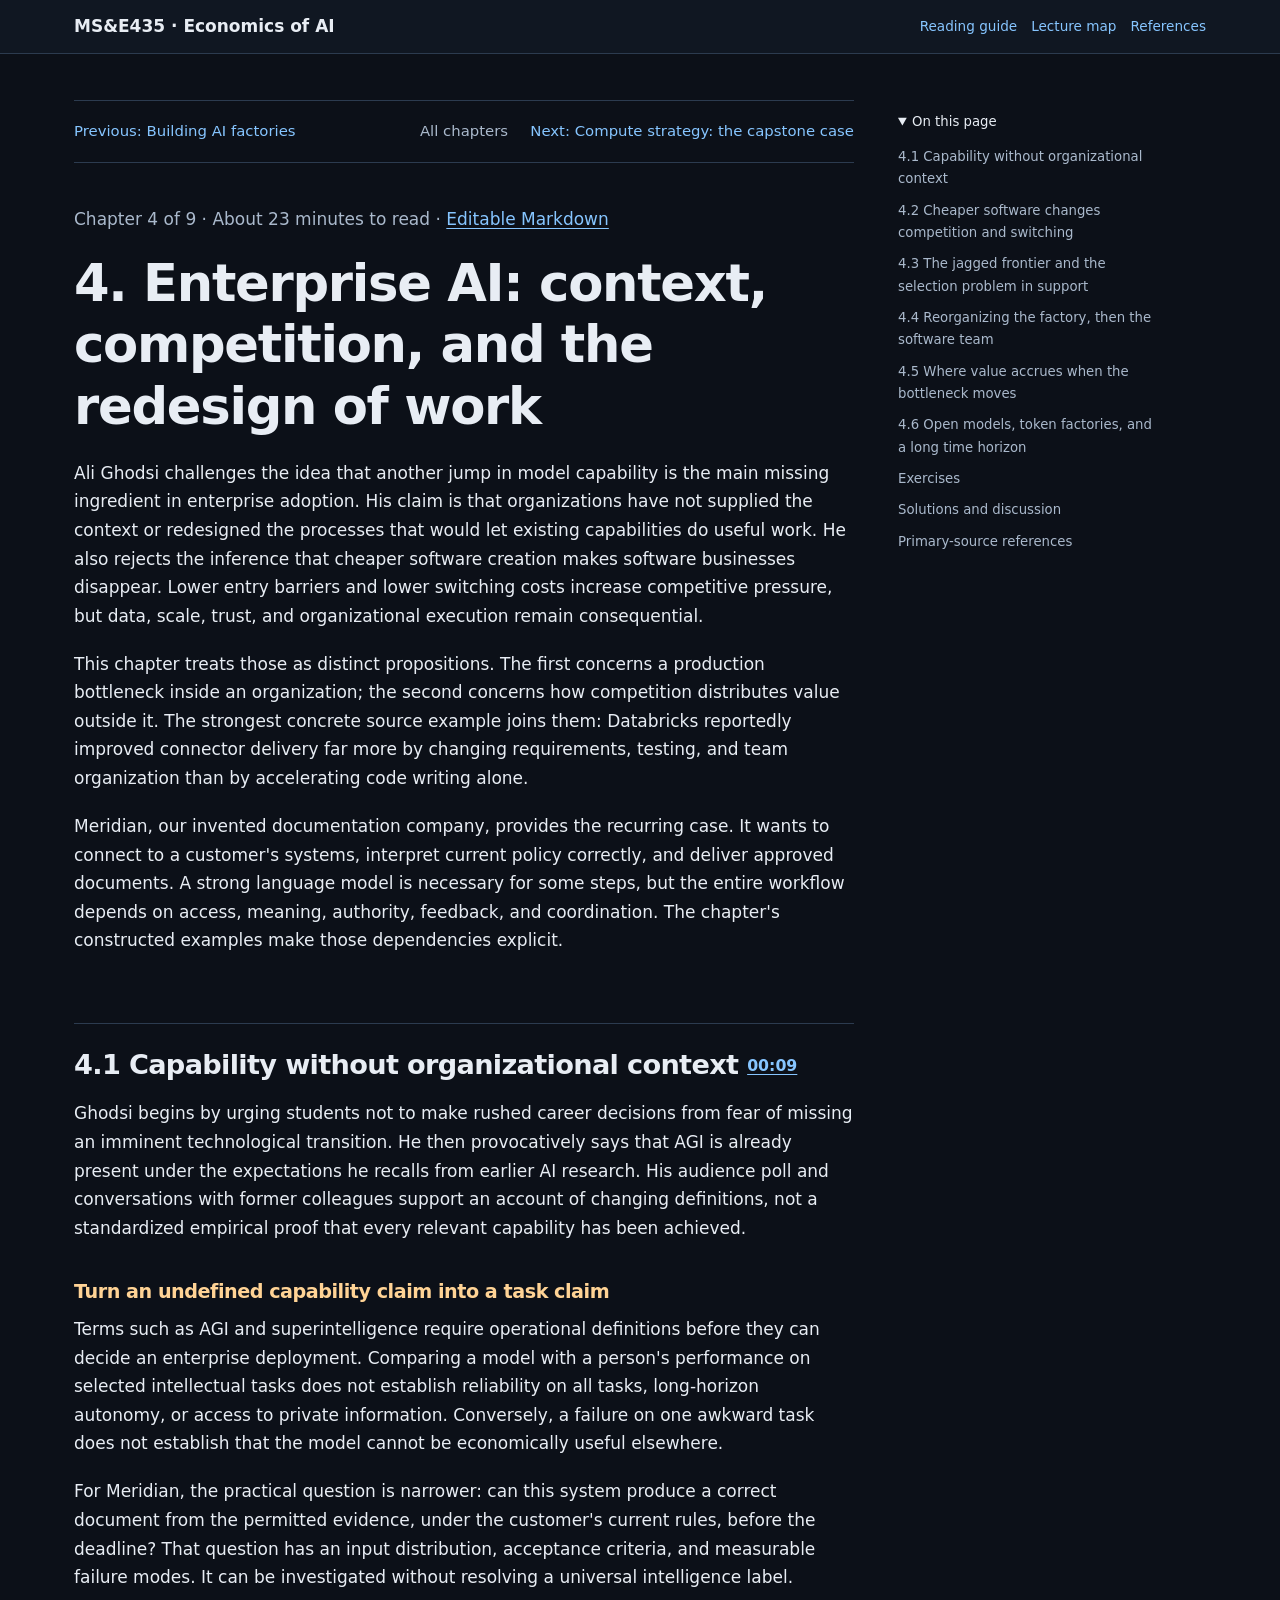
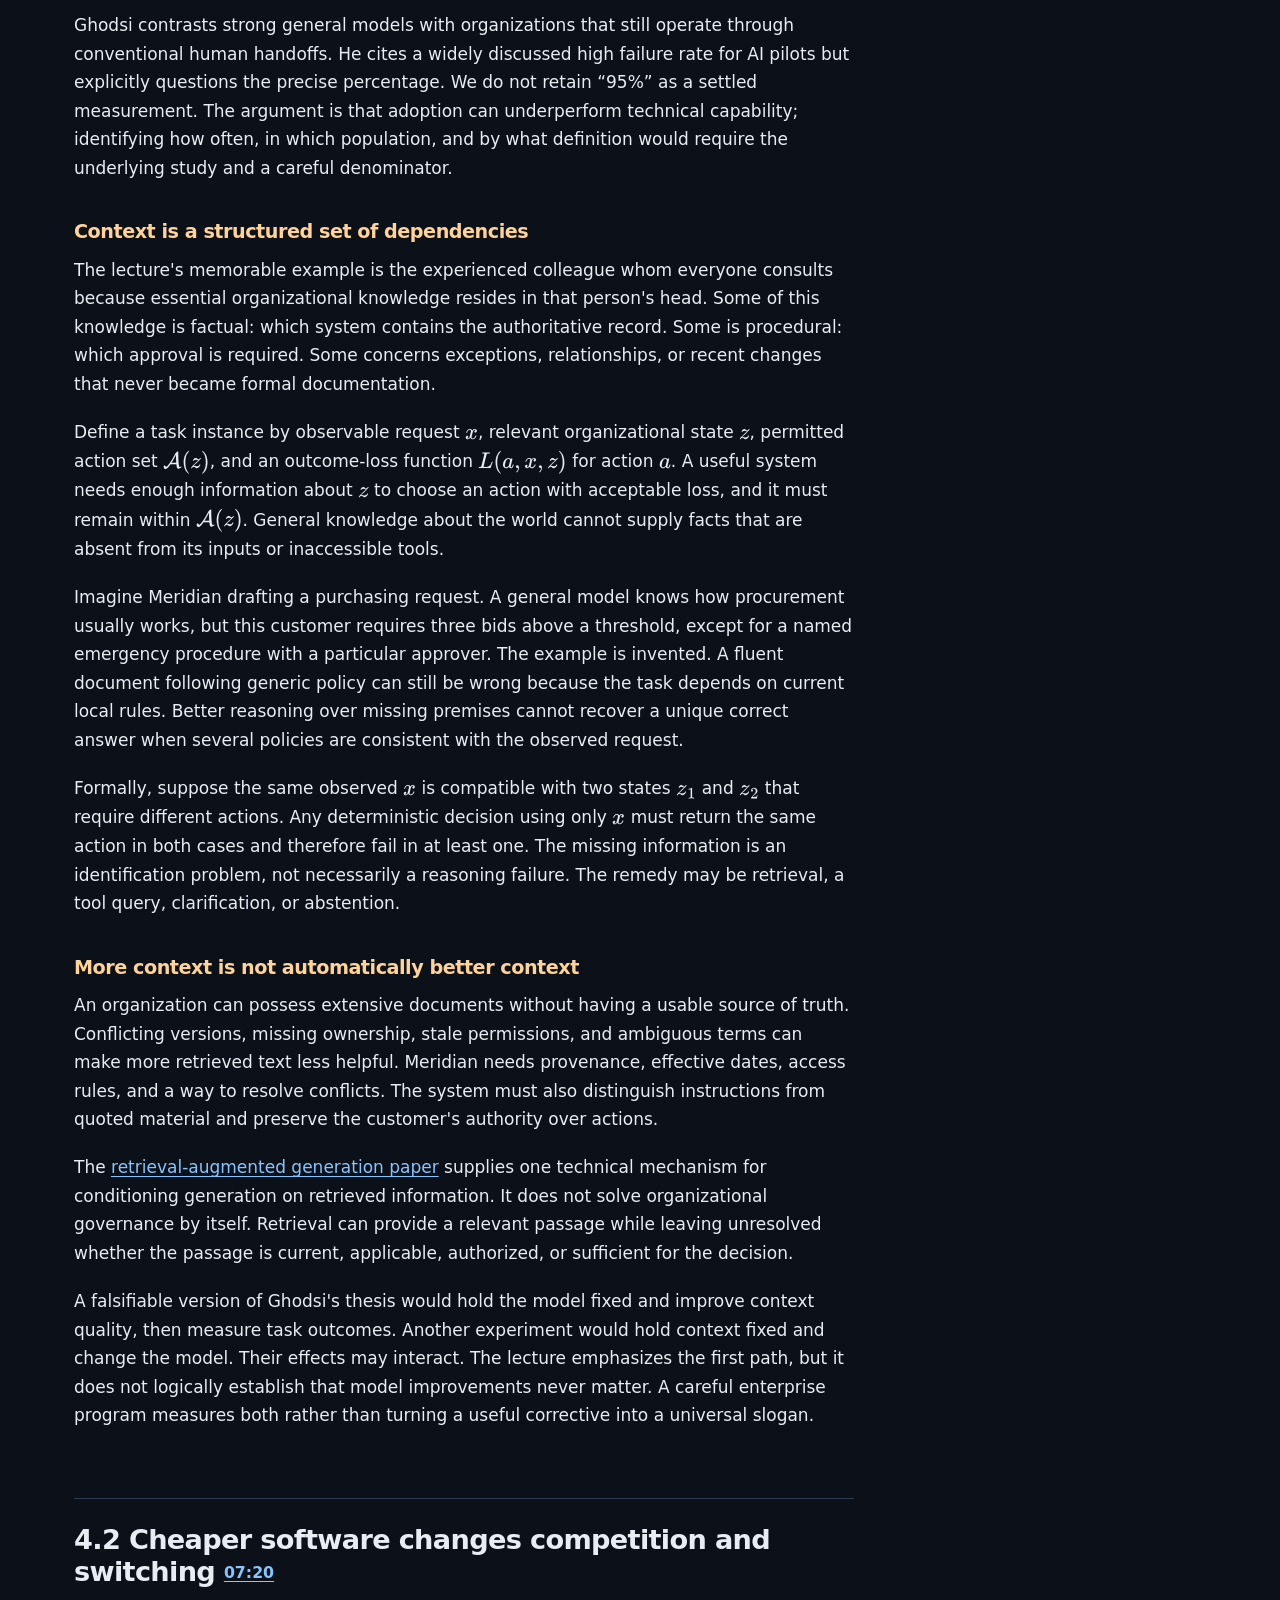
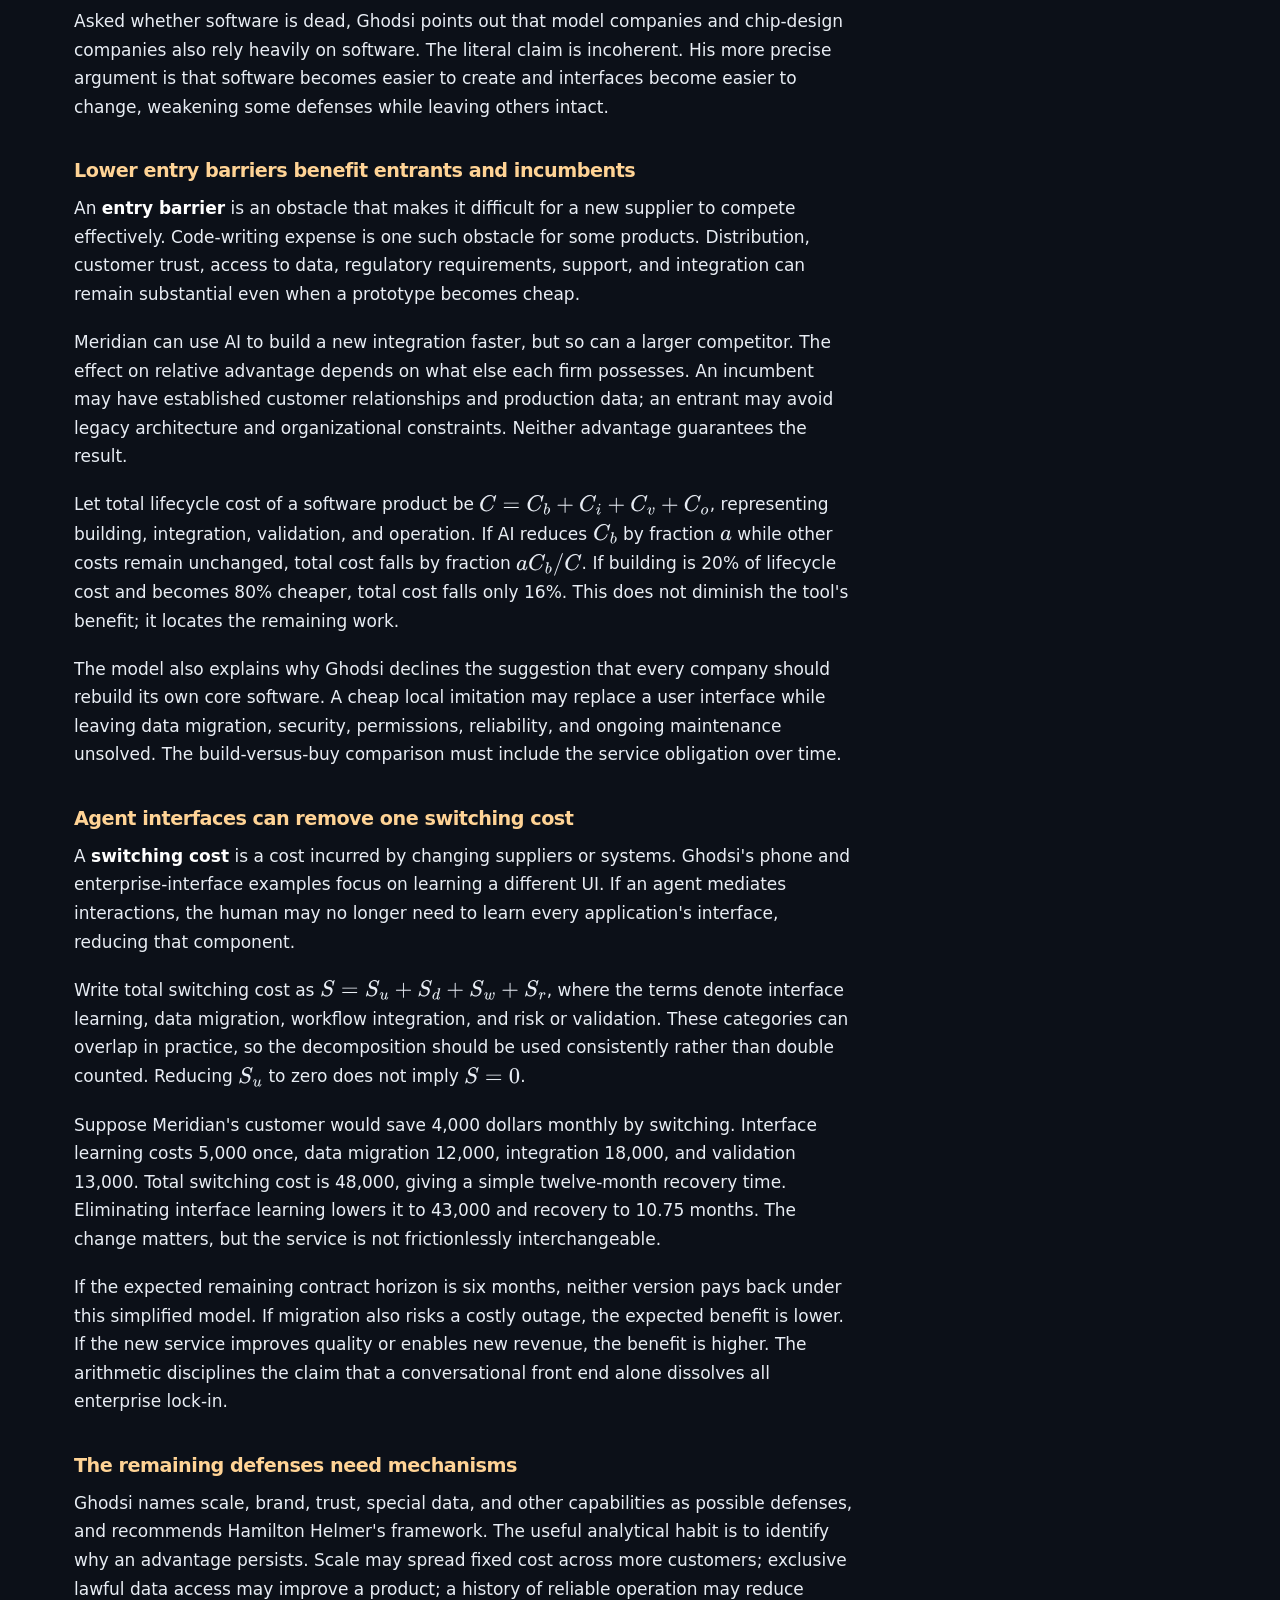
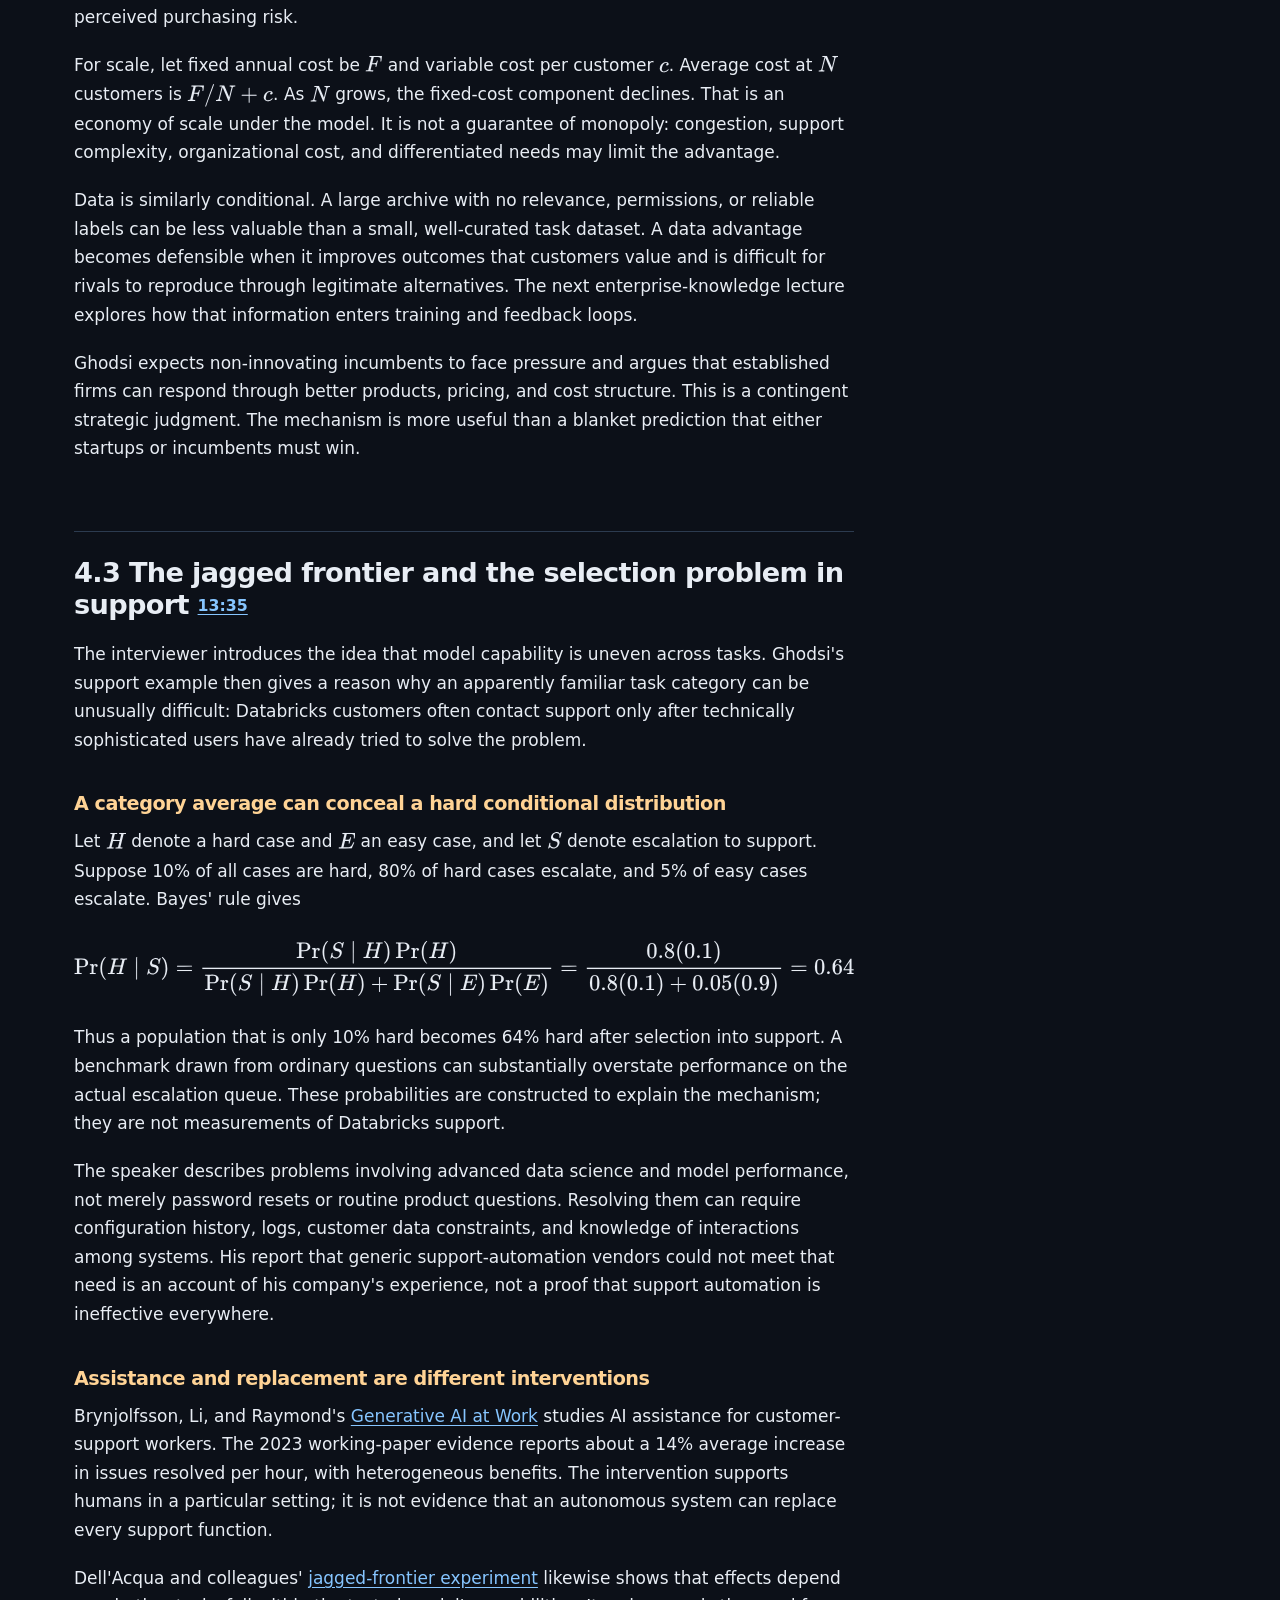
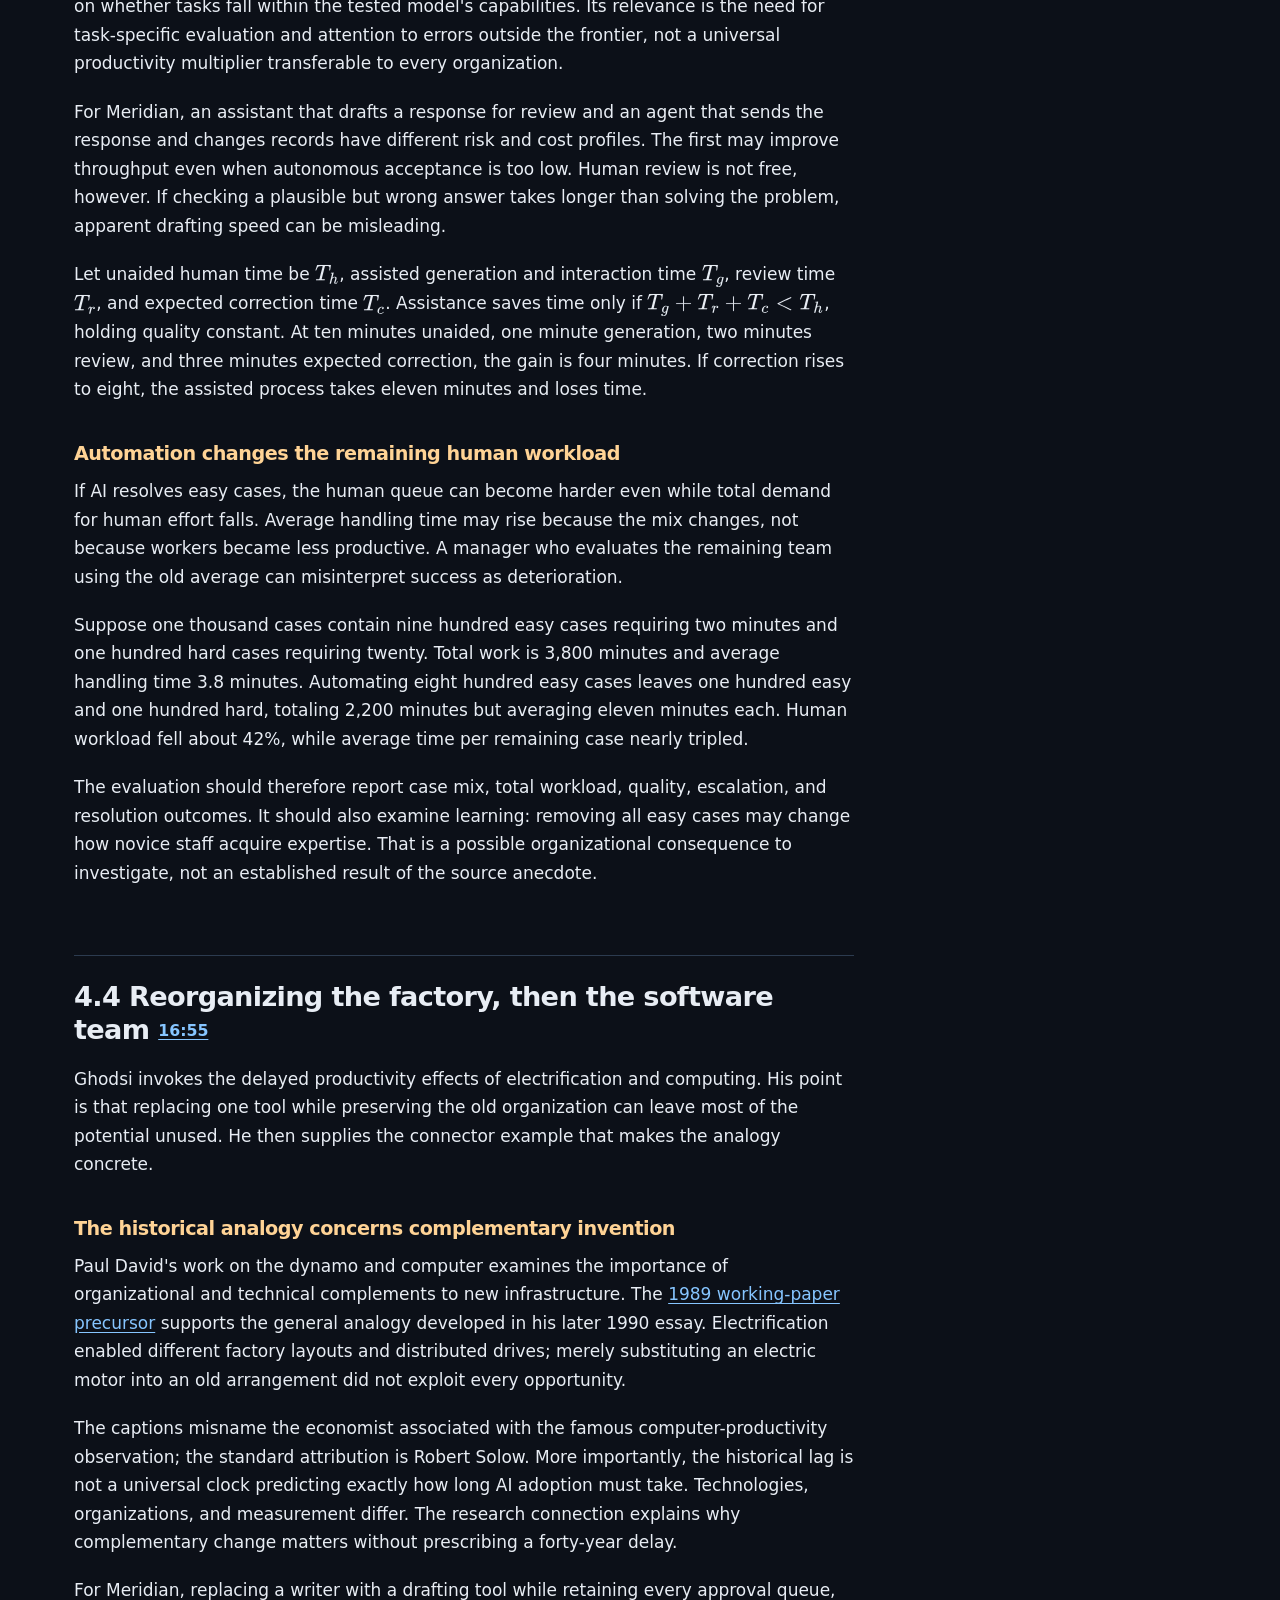
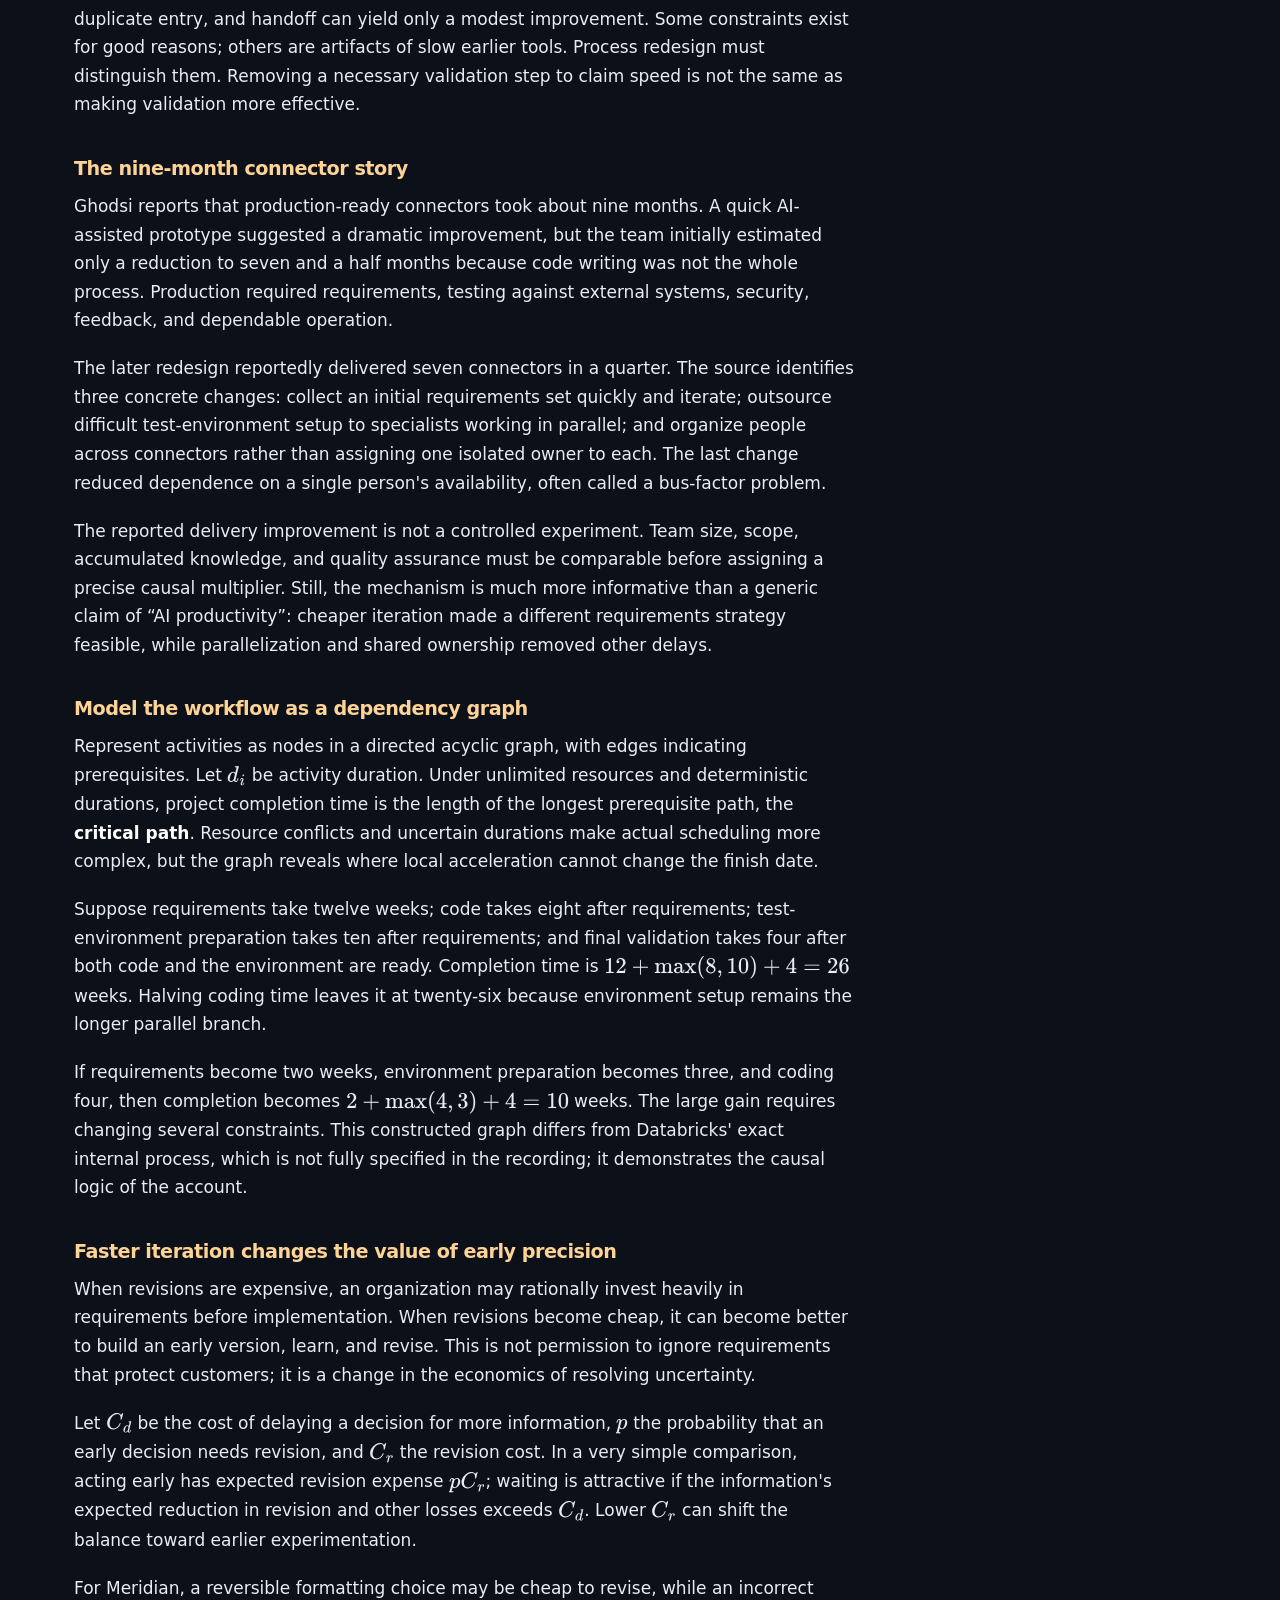
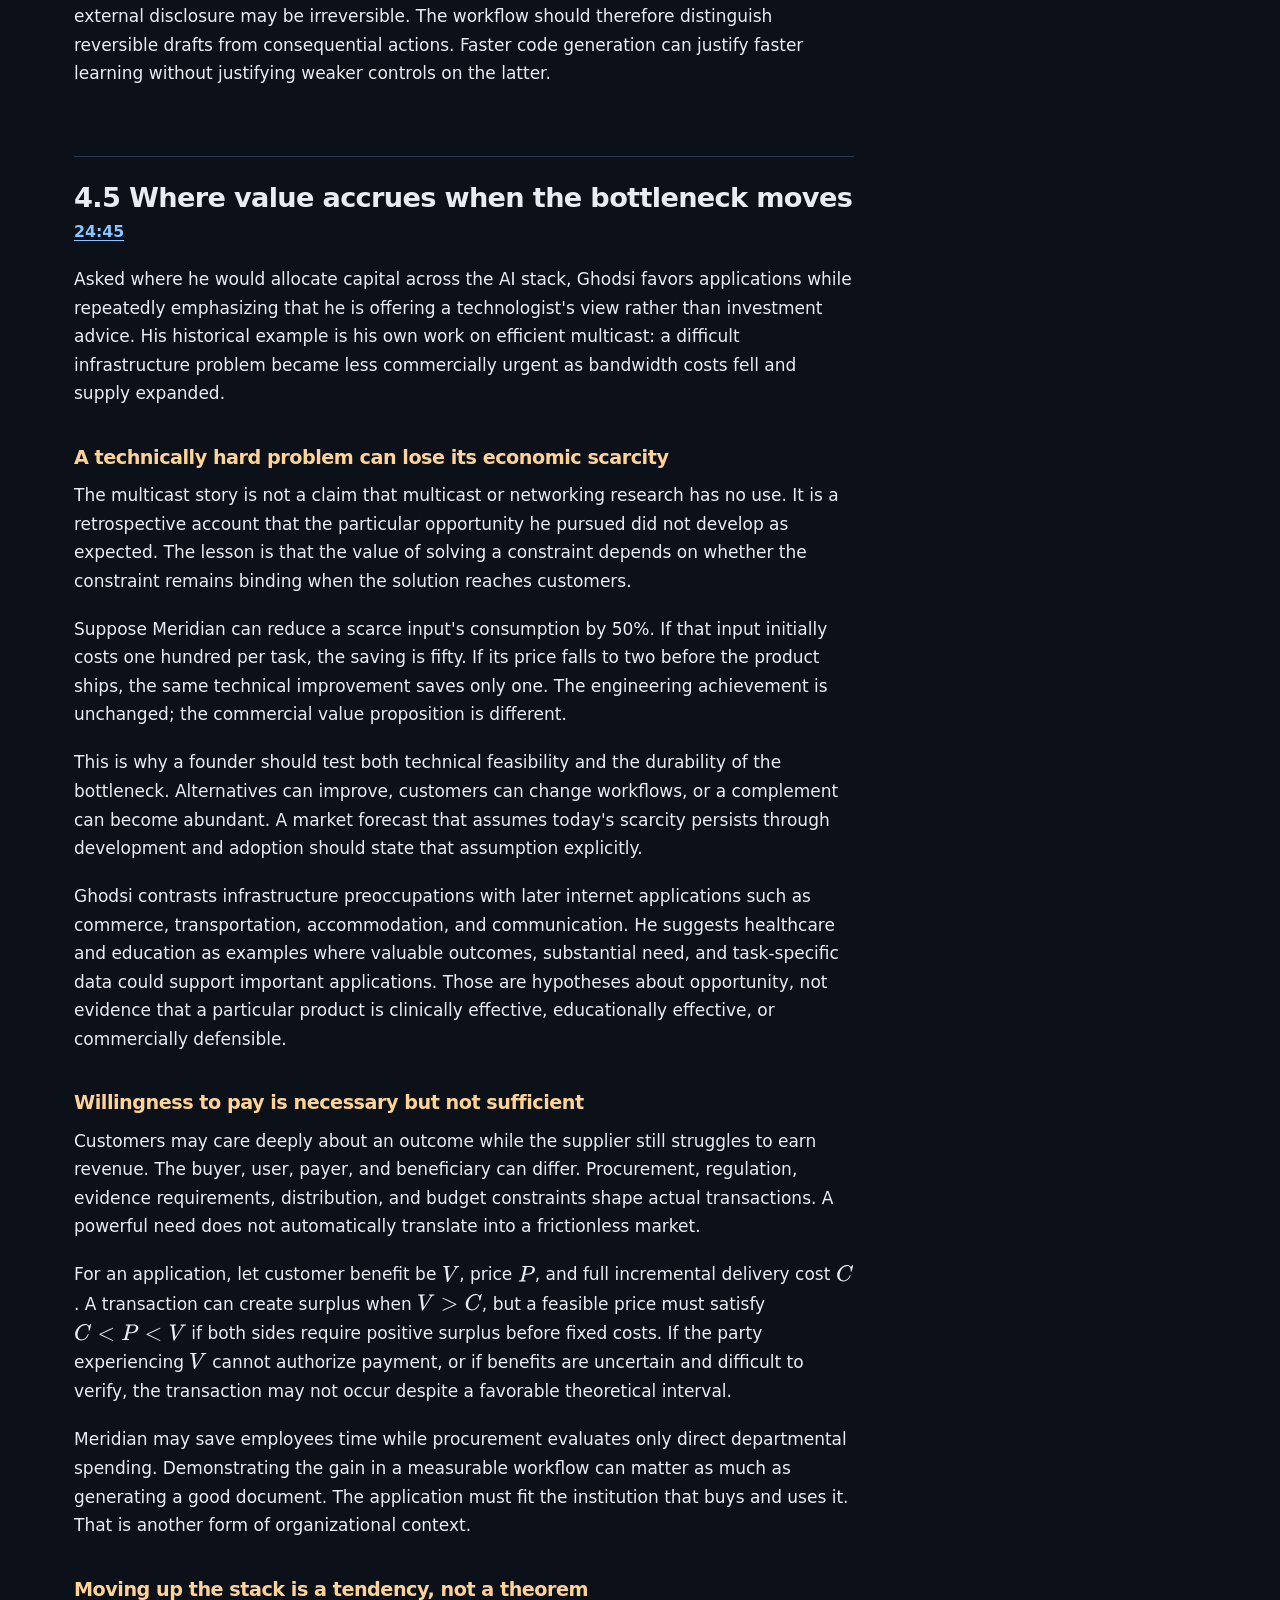
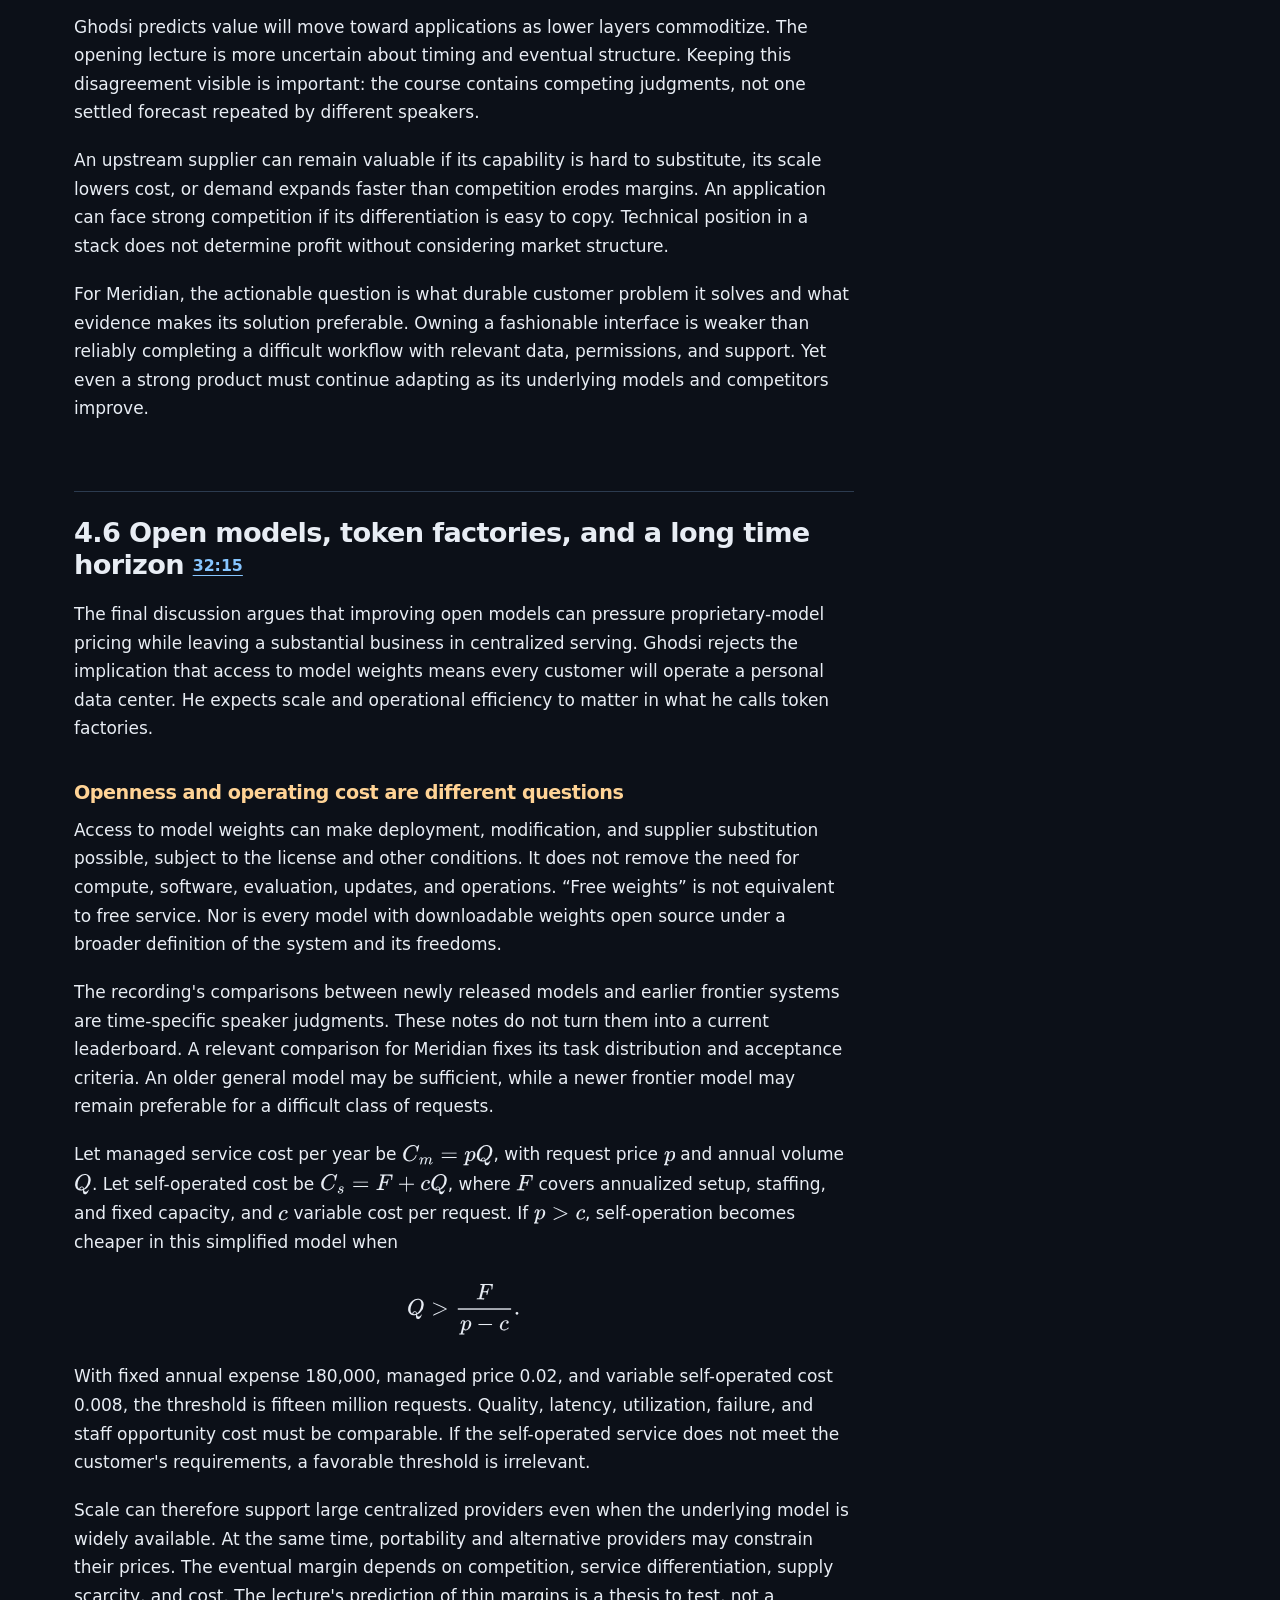
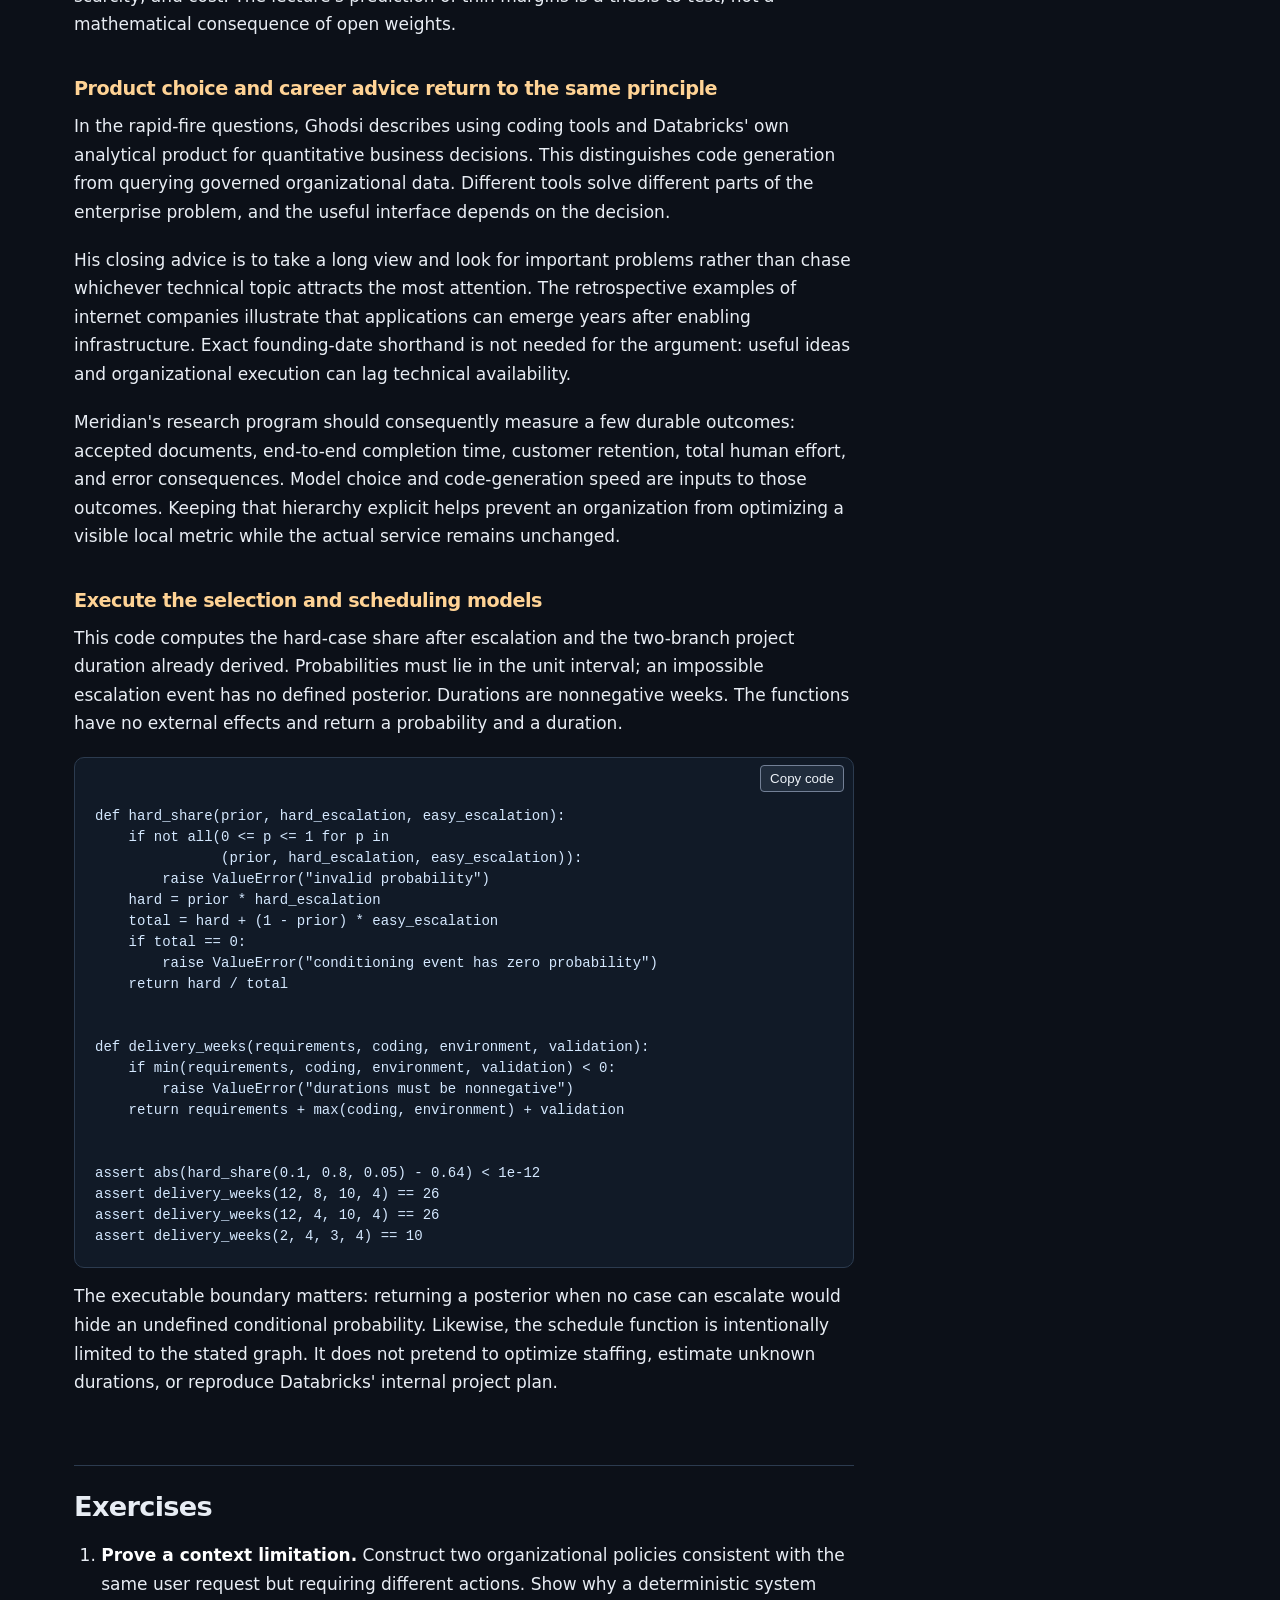
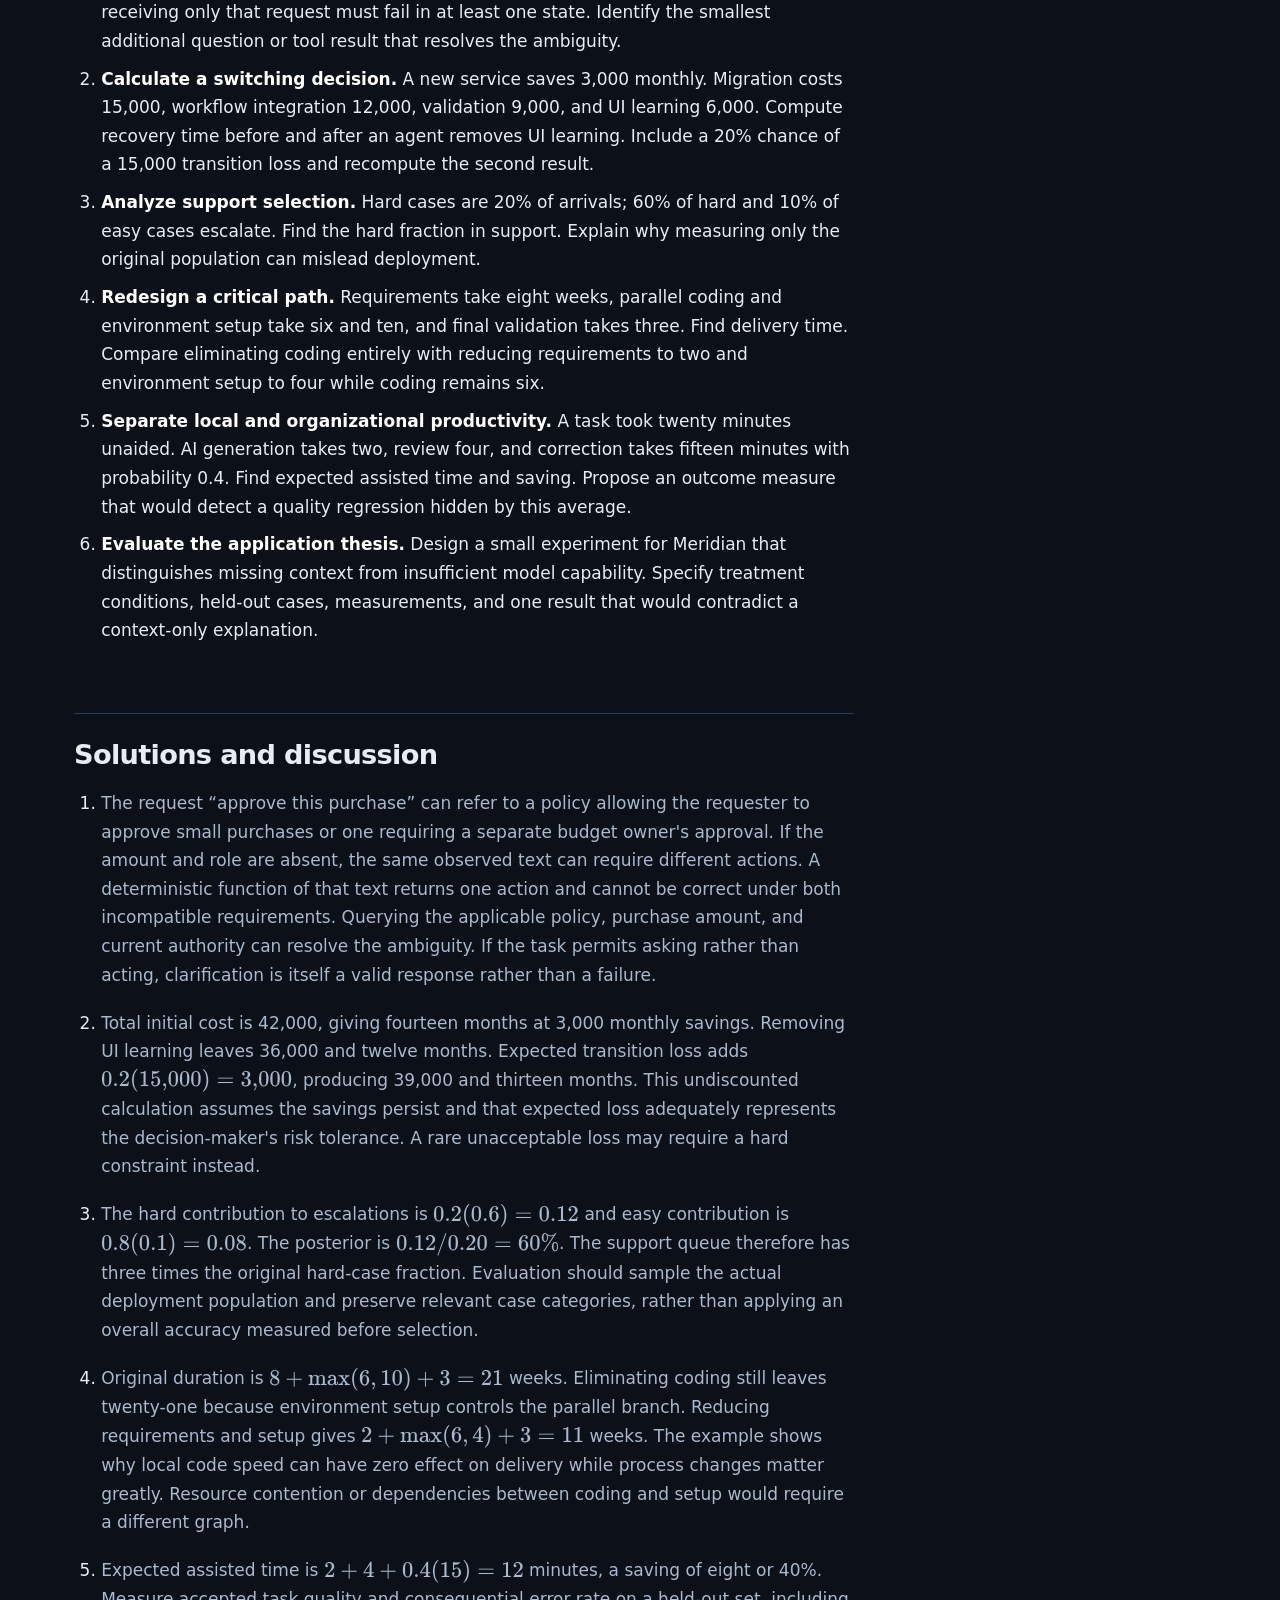
<file: docs/lecture-04.html>
<!DOCTYPE html>

<html lang="en"><head><meta charset="utf-8"/><meta content="width=device-width,initial-scale=1" name="viewport"/>
<title>Enterprise AI and SaaS | MS&amp;E435 Study Notes</title><link href="assets/notes.css" rel="stylesheet"/>
<script>window.MathJax={tex:{inlineMath:[['$','$']],displayMath:[['$$','$$']]},options:{skipHtmlTags:['script','noscript','style','textarea','pre','code']}};</script>
<script defer="" src="assets/mathjax-tex-svg.js"></script><script defer="" src="assets/copy-code.js"></script></head>
<body><a class="skip" href="#main">Skip to content</a>
<header class="top"><div class="shell"><a class="brand" href="index.html">MS&amp;E435 · Economics of AI</a><nav aria-label="Site navigation"><a href="index.html">Reading guide</a><a href="source-map.html">Lecture map</a><a href="references.html">References</a></nav></div></header>
<div class="shell layout"><main class="main" id="main"><nav aria-label="Chapter navigation" class="chapter-nav"><a href="lecture-03.html">Previous: Building AI factories</a><a class="index" href="index.html">All chapters</a><a class="next" href="lecture-05.html">Next: Compute strategy: the capstone case</a></nav><p class="meta">Chapter 4 of 9 · About 23 minutes to read · <a href="chapters/lecture-04.md">Editable Markdown</a></p><h1 id="4-enterprise-ai-context-competition-and-the-redesign-of-work">4. Enterprise AI: context, competition, and the redesign of work</h1>
<p>Ali Ghodsi challenges the idea that another jump in model capability is the main missing ingredient in enterprise adoption. His claim is that organizations have not supplied the context or redesigned the processes that would let existing capabilities do useful work. He also rejects the inference that cheaper software creation makes software businesses disappear. Lower entry barriers and lower switching costs increase competitive pressure, but data, scale, trust, and organizational execution remain consequential.</p>
<p>This chapter treats those as distinct propositions. The first concerns a production bottleneck inside an organization; the second concerns how competition distributes value outside it. The strongest concrete source example joins them: Databricks reportedly improved connector delivery far more by changing requirements, testing, and team organization than by accelerating code writing alone.</p>
<p>Meridian, our invented documentation company, provides the recurring case. It wants to connect to a customer's systems, interpret current policy correctly, and deliver approved documents. A strong language model is necessary for some steps, but the entire workflow depends on access, meaning, authority, feedback, and coordination. The chapter's constructed examples make those dependencies explicit.</p>
<h2 id="41-capability-without-organizational-context-0009">4.1 Capability without organizational context <a href="https://www.youtube.com/watch?v=sRvrXL83N-c&amp;t=9s">00:09</a></h2>
<p>Ghodsi begins by urging students not to make rushed career decisions from fear of missing an imminent technological transition. He then provocatively says that AGI is already present under the expectations he recalls from earlier AI research. His audience poll and conversations with former colleagues support an account of changing definitions, not a standardized empirical proof that every relevant capability has been achieved.</p>
<h3 id="turn-an-undefined-capability-claim-into-a-task-claim">Turn an undefined capability claim into a task claim</h3>
<p>Terms such as AGI and superintelligence require operational definitions before they can decide an enterprise deployment. Comparing a model with a person's performance on selected intellectual tasks does not establish reliability on all tasks, long-horizon autonomy, or access to private information. Conversely, a failure on one awkward task does not establish that the model cannot be economically useful elsewhere.</p>
<p>For Meridian, the practical question is narrower: can this system produce a correct document from the permitted evidence, under the customer's current rules, before the deadline? That question has an input distribution, acceptance criteria, and measurable failure modes. It can be investigated without resolving a universal intelligence label.</p>
<p>Ghodsi contrasts strong general models with organizations that still operate through conventional human handoffs. He cites a widely discussed high failure rate for AI pilots but explicitly questions the precise percentage. We do not retain “95%” as a settled measurement. The argument is that adoption can underperform technical capability; identifying how often, in which population, and by what definition would require the underlying study and a careful denominator.</p>
<h3 id="context-is-a-structured-set-of-dependencies">Context is a structured set of dependencies</h3>
<p>The lecture's memorable example is the experienced colleague whom everyone consults because essential organizational knowledge resides in that person's head. Some of this knowledge is factual: which system contains the authoritative record. Some is procedural: which approval is required. Some concerns exceptions, relationships, or recent changes that never became formal documentation.</p>
<p>Define a task instance by observable request $x$, relevant organizational state $z$, permitted action set $\mathcal A(z)$, and an outcome-loss function $L(a,x,z)$ for action $a$. A useful system needs enough information about $z$ to choose an action with acceptable loss, and it must remain within $\mathcal A(z)$. General knowledge about the world cannot supply facts that are absent from its inputs or inaccessible tools.</p>
<p>Imagine Meridian drafting a purchasing request. A general model knows how procurement usually works, but this customer requires three bids above a threshold, except for a named emergency procedure with a particular approver. The example is invented. A fluent document following generic policy can still be wrong because the task depends on current local rules. Better reasoning over missing premises cannot recover a unique correct answer when several policies are consistent with the observed request.</p>
<p>Formally, suppose the same observed $x$ is compatible with two states $z_1$ and $z_2$ that require different actions. Any deterministic decision using only $x$ must return the same action in both cases and therefore fail in at least one. The missing information is an identification problem, not necessarily a reasoning failure. The remedy may be retrieval, a tool query, clarification, or abstention.</p>
<h3 id="more-context-is-not-automatically-better-context">More context is not automatically better context</h3>
<p>An organization can possess extensive documents without having a usable source of truth. Conflicting versions, missing ownership, stale permissions, and ambiguous terms can make more retrieved text less helpful. Meridian needs provenance, effective dates, access rules, and a way to resolve conflicts. The system must also distinguish instructions from quoted material and preserve the customer's authority over actions.</p>
<p>The <a href="https://arxiv.org/abs/2005.11401">retrieval-augmented generation paper</a> supplies one technical mechanism for conditioning generation on retrieved information. It does not solve organizational governance by itself. Retrieval can provide a relevant passage while leaving unresolved whether the passage is current, applicable, authorized, or sufficient for the decision.</p>
<p>A falsifiable version of Ghodsi's thesis would hold the model fixed and improve context quality, then measure task outcomes. Another experiment would hold context fixed and change the model. Their effects may interact. The lecture emphasizes the first path, but it does not logically establish that model improvements never matter. A careful enterprise program measures both rather than turning a useful corrective into a universal slogan.</p>
<h2 id="42-cheaper-software-changes-competition-and-switching-0720">4.2 Cheaper software changes competition and switching <a href="https://www.youtube.com/watch?v=sRvrXL83N-c&amp;t=440s">07:20</a></h2>
<p>Asked whether software is dead, Ghodsi points out that model companies and chip-design companies also rely heavily on software. The literal claim is incoherent. His more precise argument is that software becomes easier to create and interfaces become easier to change, weakening some defenses while leaving others intact.</p>
<h3 id="lower-entry-barriers-benefit-entrants-and-incumbents">Lower entry barriers benefit entrants and incumbents</h3>
<p>An <strong>entry barrier</strong> is an obstacle that makes it difficult for a new supplier to compete effectively. Code-writing expense is one such obstacle for some products. Distribution, customer trust, access to data, regulatory requirements, support, and integration can remain substantial even when a prototype becomes cheap.</p>
<p>Meridian can use AI to build a new integration faster, but so can a larger competitor. The effect on relative advantage depends on what else each firm possesses. An incumbent may have established customer relationships and production data; an entrant may avoid legacy architecture and organizational constraints. Neither advantage guarantees the result.</p>
<p>Let total lifecycle cost of a software product be $C=C_b+C_i+C_v+C_o$, representing building, integration, validation, and operation. If AI reduces $C_b$ by fraction $a$ while other costs remain unchanged, total cost falls by fraction $aC_b/C$. If building is 20% of lifecycle cost and becomes 80% cheaper, total cost falls only 16%. This does not diminish the tool's benefit; it locates the remaining work.</p>
<p>The model also explains why Ghodsi declines the suggestion that every company should rebuild its own core software. A cheap local imitation may replace a user interface while leaving data migration, security, permissions, reliability, and ongoing maintenance unsolved. The build-versus-buy comparison must include the service obligation over time.</p>
<h3 id="agent-interfaces-can-remove-one-switching-cost">Agent interfaces can remove one switching cost</h3>
<p>A <strong>switching cost</strong> is a cost incurred by changing suppliers or systems. Ghodsi's phone and enterprise-interface examples focus on learning a different UI. If an agent mediates interactions, the human may no longer need to learn every application's interface, reducing that component.</p>
<p>Write total switching cost as $S=S_u+S_d+S_w+S_r$, where the terms denote interface learning, data migration, workflow integration, and risk or validation. These categories can overlap in practice, so the decomposition should be used consistently rather than double counted. Reducing $S_u$ to zero does not imply $S=0$.</p>
<p>Suppose Meridian's customer would save 4,000 dollars monthly by switching. Interface learning costs 5,000 once, data migration 12,000, integration 18,000, and validation 13,000. Total switching cost is 48,000, giving a simple twelve-month recovery time. Eliminating interface learning lowers it to 43,000 and recovery to 10.75 months. The change matters, but the service is not frictionlessly interchangeable.</p>
<p>If the expected remaining contract horizon is six months, neither version pays back under this simplified model. If migration also risks a costly outage, the expected benefit is lower. If the new service improves quality or enables new revenue, the benefit is higher. The arithmetic disciplines the claim that a conversational front end alone dissolves all enterprise lock-in.</p>
<h3 id="the-remaining-defenses-need-mechanisms">The remaining defenses need mechanisms</h3>
<p>Ghodsi names scale, brand, trust, special data, and other capabilities as possible defenses, and recommends Hamilton Helmer's framework. The useful analytical habit is to identify why an advantage persists. Scale may spread fixed cost across more customers; exclusive lawful data access may improve a product; a history of reliable operation may reduce perceived purchasing risk.</p>
<p>For scale, let fixed annual cost be $F$ and variable cost per customer $c$. Average cost at $N$ customers is $F/N+c$. As $N$ grows, the fixed-cost component declines. That is an economy of scale under the model. It is not a guarantee of monopoly: congestion, support complexity, organizational cost, and differentiated needs may limit the advantage.</p>
<p>Data is similarly conditional. A large archive with no relevance, permissions, or reliable labels can be less valuable than a small, well-curated task dataset. A data advantage becomes defensible when it improves outcomes that customers value and is difficult for rivals to reproduce through legitimate alternatives. The next enterprise-knowledge lecture explores how that information enters training and feedback loops.</p>
<p>Ghodsi expects non-innovating incumbents to face pressure and argues that established firms can respond through better products, pricing, and cost structure. This is a contingent strategic judgment. The mechanism is more useful than a blanket prediction that either startups or incumbents must win.</p>
<h2 id="43-the-jagged-frontier-and-the-selection-problem-in-support-1335">4.3 The jagged frontier and the selection problem in support <a href="https://www.youtube.com/watch?v=sRvrXL83N-c&amp;t=815s">13:35</a></h2>
<p>The interviewer introduces the idea that model capability is uneven across tasks. Ghodsi's support example then gives a reason why an apparently familiar task category can be unusually difficult: Databricks customers often contact support only after technically sophisticated users have already tried to solve the problem.</p>
<h3 id="a-category-average-can-conceal-a-hard-conditional-distribution">A category average can conceal a hard conditional distribution</h3>
<p>Let $H$ denote a hard case and $E$ an easy case, and let $S$ denote escalation to support. Suppose 10% of all cases are hard, 80% of hard cases escalate, and 5% of easy cases escalate. Bayes' rule gives</p>
<p>$$
\Pr(H\mid S)=
\frac{\Pr(S\mid H)\Pr(H)}
{\Pr(S\mid H)\Pr(H)+\Pr(S\mid E)\Pr(E)}
=\frac{0.8(0.1)}{0.8(0.1)+0.05(0.9)}=0.64.
$$</p>
<p>Thus a population that is only 10% hard becomes 64% hard after selection into support. A benchmark drawn from ordinary questions can substantially overstate performance on the actual escalation queue. These probabilities are constructed to explain the mechanism; they are not measurements of Databricks support.</p>
<p>The speaker describes problems involving advanced data science and model performance, not merely password resets or routine product questions. Resolving them can require configuration history, logs, customer data constraints, and knowledge of interactions among systems. His report that generic support-automation vendors could not meet that need is an account of his company's experience, not a proof that support automation is ineffective everywhere.</p>
<h3 id="assistance-and-replacement-are-different-interventions">Assistance and replacement are different interventions</h3>
<p>Brynjolfsson, Li, and Raymond's <a href="https://www.nber.org/papers/w31161">Generative AI at Work</a> studies AI assistance for customer-support workers. The 2023 working-paper evidence reports about a 14% average increase in issues resolved per hour, with heterogeneous benefits. The intervention supports humans in a particular setting; it is not evidence that an autonomous system can replace every support function.</p>
<p>Dell'Acqua and colleagues' <a href="https://www.hbs.edu/ris/download.aspx?name=24-013.pdf">jagged-frontier experiment</a> likewise shows that effects depend on whether tasks fall within the tested model's capabilities. Its relevance is the need for task-specific evaluation and attention to errors outside the frontier, not a universal productivity multiplier transferable to every organization.</p>
<p>For Meridian, an assistant that drafts a response for review and an agent that sends the response and changes records have different risk and cost profiles. The first may improve throughput even when autonomous acceptance is too low. Human review is not free, however. If checking a plausible but wrong answer takes longer than solving the problem, apparent drafting speed can be misleading.</p>
<p>Let unaided human time be $T_h$, assisted generation and interaction time $T_g$, review time $T_r$, and expected correction time $T_c$. Assistance saves time only if $T_g+T_r+T_c&lt;T_h$, holding quality constant. At ten minutes unaided, one minute generation, two minutes review, and three minutes expected correction, the gain is four minutes. If correction rises to eight, the assisted process takes eleven minutes and loses time.</p>
<h3 id="automation-changes-the-remaining-human-workload">Automation changes the remaining human workload</h3>
<p>If AI resolves easy cases, the human queue can become harder even while total demand for human effort falls. Average handling time may rise because the mix changes, not because workers became less productive. A manager who evaluates the remaining team using the old average can misinterpret success as deterioration.</p>
<p>Suppose one thousand cases contain nine hundred easy cases requiring two minutes and one hundred hard cases requiring twenty. Total work is 3,800 minutes and average handling time 3.8 minutes. Automating eight hundred easy cases leaves one hundred easy and one hundred hard, totaling 2,200 minutes but averaging eleven minutes each. Human workload fell about 42%, while average time per remaining case nearly tripled.</p>
<p>The evaluation should therefore report case mix, total workload, quality, escalation, and resolution outcomes. It should also examine learning: removing all easy cases may change how novice staff acquire expertise. That is a possible organizational consequence to investigate, not an established result of the source anecdote.</p>
<h2 id="44-reorganizing-the-factory-then-the-software-team-1655">4.4 Reorganizing the factory, then the software team <a href="https://www.youtube.com/watch?v=sRvrXL83N-c&amp;t=1015s">16:55</a></h2>
<p>Ghodsi invokes the delayed productivity effects of electrification and computing. His point is that replacing one tool while preserving the old organization can leave most of the potential unused. He then supplies the connector example that makes the analogy concrete.</p>
<h3 id="the-historical-analogy-concerns-complementary-invention">The historical analogy concerns complementary invention</h3>
<p>Paul David's work on the dynamo and computer examines the importance of organizational and technical complements to new infrastructure. The <a href="https://ageconsearch.umn.edu/record/268373">1989 working-paper precursor</a> supports the general analogy developed in his later 1990 essay. Electrification enabled different factory layouts and distributed drives; merely substituting an electric motor into an old arrangement did not exploit every opportunity.</p>
<p>The captions misname the economist associated with the famous computer-productivity observation; the standard attribution is Robert Solow. More importantly, the historical lag is not a universal clock predicting exactly how long AI adoption must take. Technologies, organizations, and measurement differ. The research connection explains why complementary change matters without prescribing a forty-year delay.</p>
<p>For Meridian, replacing a writer with a drafting tool while retaining every approval queue, duplicate entry, and handoff can yield only a modest improvement. Some constraints exist for good reasons; others are artifacts of slow earlier tools. Process redesign must distinguish them. Removing a necessary validation step to claim speed is not the same as making validation more effective.</p>
<h3 id="the-nine-month-connector-story">The nine-month connector story</h3>
<p>Ghodsi reports that production-ready connectors took about nine months. A quick AI-assisted prototype suggested a dramatic improvement, but the team initially estimated only a reduction to seven and a half months because code writing was not the whole process. Production required requirements, testing against external systems, security, feedback, and dependable operation.</p>
<p>The later redesign reportedly delivered seven connectors in a quarter. The source identifies three concrete changes: collect an initial requirements set quickly and iterate; outsource difficult test-environment setup to specialists working in parallel; and organize people across connectors rather than assigning one isolated owner to each. The last change reduced dependence on a single person's availability, often called a bus-factor problem.</p>
<p>The reported delivery improvement is not a controlled experiment. Team size, scope, accumulated knowledge, and quality assurance must be comparable before assigning a precise causal multiplier. Still, the mechanism is much more informative than a generic claim of “AI productivity”: cheaper iteration made a different requirements strategy feasible, while parallelization and shared ownership removed other delays.</p>
<h3 id="model-the-workflow-as-a-dependency-graph">Model the workflow as a dependency graph</h3>
<p>Represent activities as nodes in a directed acyclic graph, with edges indicating prerequisites. Let $d_i$ be activity duration. Under unlimited resources and deterministic durations, project completion time is the length of the longest prerequisite path, the <strong>critical path</strong>. Resource conflicts and uncertain durations make actual scheduling more complex, but the graph reveals where local acceleration cannot change the finish date.</p>
<p>Suppose requirements take twelve weeks; code takes eight after requirements; test-environment preparation takes ten after requirements; and final validation takes four after both code and the environment are ready. Completion time is $12+\max(8,10)+4=26$ weeks. Halving coding time leaves it at twenty-six because environment setup remains the longer parallel branch.</p>
<p>If requirements become two weeks, environment preparation becomes three, and coding four, then completion becomes $2+\max(4,3)+4=10$ weeks. The large gain requires changing several constraints. This constructed graph differs from Databricks' exact internal process, which is not fully specified in the recording; it demonstrates the causal logic of the account.</p>
<h3 id="faster-iteration-changes-the-value-of-early-precision">Faster iteration changes the value of early precision</h3>
<p>When revisions are expensive, an organization may rationally invest heavily in requirements before implementation. When revisions become cheap, it can become better to build an early version, learn, and revise. This is not permission to ignore requirements that protect customers; it is a change in the economics of resolving uncertainty.</p>
<p>Let $C_d$ be the cost of delaying a decision for more information, $p$ the probability that an early decision needs revision, and $C_r$ the revision cost. In a very simple comparison, acting early has expected revision expense $pC_r$; waiting is attractive if the information's expected reduction in revision and other losses exceeds $C_d$. Lower $C_r$ can shift the balance toward earlier experimentation.</p>
<p>For Meridian, a reversible formatting choice may be cheap to revise, while an incorrect external disclosure may be irreversible. The workflow should therefore distinguish reversible drafts from consequential actions. Faster code generation can justify faster learning without justifying weaker controls on the latter.</p>
<h2 id="45-where-value-accrues-when-the-bottleneck-moves-2445">4.5 Where value accrues when the bottleneck moves <a href="https://www.youtube.com/watch?v=sRvrXL83N-c&amp;t=1485s">24:45</a></h2>
<p>Asked where he would allocate capital across the AI stack, Ghodsi favors applications while repeatedly emphasizing that he is offering a technologist's view rather than investment advice. His historical example is his own work on efficient multicast: a difficult infrastructure problem became less commercially urgent as bandwidth costs fell and supply expanded.</p>
<h3 id="a-technically-hard-problem-can-lose-its-economic-scarcity">A technically hard problem can lose its economic scarcity</h3>
<p>The multicast story is not a claim that multicast or networking research has no use. It is a retrospective account that the particular opportunity he pursued did not develop as expected. The lesson is that the value of solving a constraint depends on whether the constraint remains binding when the solution reaches customers.</p>
<p>Suppose Meridian can reduce a scarce input's consumption by 50%. If that input initially costs one hundred per task, the saving is fifty. If its price falls to two before the product ships, the same technical improvement saves only one. The engineering achievement is unchanged; the commercial value proposition is different.</p>
<p>This is why a founder should test both technical feasibility and the durability of the bottleneck. Alternatives can improve, customers can change workflows, or a complement can become abundant. A market forecast that assumes today's scarcity persists through development and adoption should state that assumption explicitly.</p>
<p>Ghodsi contrasts infrastructure preoccupations with later internet applications such as commerce, transportation, accommodation, and communication. He suggests healthcare and education as examples where valuable outcomes, substantial need, and task-specific data could support important applications. Those are hypotheses about opportunity, not evidence that a particular product is clinically effective, educationally effective, or commercially defensible.</p>
<h3 id="willingness-to-pay-is-necessary-but-not-sufficient">Willingness to pay is necessary but not sufficient</h3>
<p>Customers may care deeply about an outcome while the supplier still struggles to earn revenue. The buyer, user, payer, and beneficiary can differ. Procurement, regulation, evidence requirements, distribution, and budget constraints shape actual transactions. A powerful need does not automatically translate into a frictionless market.</p>
<p>For an application, let customer benefit be $V$, price $P$, and full incremental delivery cost $C$. A transaction can create surplus when $V&gt;C$, but a feasible price must satisfy $C&lt;P&lt;V$ if both sides require positive surplus before fixed costs. If the party experiencing $V$ cannot authorize payment, or if benefits are uncertain and difficult to verify, the transaction may not occur despite a favorable theoretical interval.</p>
<p>Meridian may save employees time while procurement evaluates only direct departmental spending. Demonstrating the gain in a measurable workflow can matter as much as generating a good document. The application must fit the institution that buys and uses it. That is another form of organizational context.</p>
<h3 id="moving-up-the-stack-is-a-tendency-not-a-theorem">Moving up the stack is a tendency, not a theorem</h3>
<p>Ghodsi predicts value will move toward applications as lower layers commoditize. The opening lecture is more uncertain about timing and eventual structure. Keeping this disagreement visible is important: the course contains competing judgments, not one settled forecast repeated by different speakers.</p>
<p>An upstream supplier can remain valuable if its capability is hard to substitute, its scale lowers cost, or demand expands faster than competition erodes margins. An application can face strong competition if its differentiation is easy to copy. Technical position in a stack does not determine profit without considering market structure.</p>
<p>For Meridian, the actionable question is what durable customer problem it solves and what evidence makes its solution preferable. Owning a fashionable interface is weaker than reliably completing a difficult workflow with relevant data, permissions, and support. Yet even a strong product must continue adapting as its underlying models and competitors improve.</p>
<h2 id="46-open-models-token-factories-and-a-long-time-horizon-3215">4.6 Open models, token factories, and a long time horizon <a href="https://www.youtube.com/watch?v=sRvrXL83N-c&amp;t=1935s">32:15</a></h2>
<p>The final discussion argues that improving open models can pressure proprietary-model pricing while leaving a substantial business in centralized serving. Ghodsi rejects the implication that access to model weights means every customer will operate a personal data center. He expects scale and operational efficiency to matter in what he calls token factories.</p>
<h3 id="openness-and-operating-cost-are-different-questions">Openness and operating cost are different questions</h3>
<p>Access to model weights can make deployment, modification, and supplier substitution possible, subject to the license and other conditions. It does not remove the need for compute, software, evaluation, updates, and operations. “Free weights” is not equivalent to free service. Nor is every model with downloadable weights open source under a broader definition of the system and its freedoms.</p>
<p>The recording's comparisons between newly released models and earlier frontier systems are time-specific speaker judgments. These notes do not turn them into a current leaderboard. A relevant comparison for Meridian fixes its task distribution and acceptance criteria. An older general model may be sufficient, while a newer frontier model may remain preferable for a difficult class of requests.</p>
<p>Let managed service cost per year be $C_m=pQ$, with request price $p$ and annual volume $Q$. Let self-operated cost be $C_s=F+cQ$, where $F$ covers annualized setup, staffing, and fixed capacity, and $c$ variable cost per request. If $p&gt;c$, self-operation becomes cheaper in this simplified model when</p>
<p>$$
Q&gt;\frac{F}{p-c}.
$$</p>
<p>With fixed annual expense 180,000, managed price 0.02, and variable self-operated cost 0.008, the threshold is fifteen million requests. Quality, latency, utilization, failure, and staff opportunity cost must be comparable. If the self-operated service does not meet the customer's requirements, a favorable threshold is irrelevant.</p>
<p>Scale can therefore support large centralized providers even when the underlying model is widely available. At the same time, portability and alternative providers may constrain their prices. The eventual margin depends on competition, service differentiation, supply scarcity, and cost. The lecture's prediction of thin margins is a thesis to test, not a mathematical consequence of open weights.</p>
<h3 id="product-choice-and-career-advice-return-to-the-same-principle">Product choice and career advice return to the same principle</h3>
<p>In the rapid-fire questions, Ghodsi describes using coding tools and Databricks' own analytical product for quantitative business decisions. This distinguishes code generation from querying governed organizational data. Different tools solve different parts of the enterprise problem, and the useful interface depends on the decision.</p>
<p>His closing advice is to take a long view and look for important problems rather than chase whichever technical topic attracts the most attention. The retrospective examples of internet companies illustrate that applications can emerge years after enabling infrastructure. Exact founding-date shorthand is not needed for the argument: useful ideas and organizational execution can lag technical availability.</p>
<p>Meridian's research program should consequently measure a few durable outcomes: accepted documents, end-to-end completion time, customer retention, total human effort, and error consequences. Model choice and code-generation speed are inputs to those outcomes. Keeping that hierarchy explicit helps prevent an organization from optimizing a visible local metric while the actual service remains unchanged.</p>
<h3 id="execute-the-selection-and-scheduling-models">Execute the selection and scheduling models</h3>
<p>This code computes the hard-case share after escalation and the two-branch project duration already derived. Probabilities must lie in the unit interval; an impossible escalation event has no defined posterior. Durations are nonnegative weeks. The functions have no external effects and return a probability and a duration.</p>
<pre><code>def hard_share(prior, hard_escalation, easy_escalation):
    if not all(0 &lt;= p &lt;= 1 for p in
               (prior, hard_escalation, easy_escalation)):
        raise ValueError("invalid probability")
    hard = prior * hard_escalation
    total = hard + (1 - prior) * easy_escalation
    if total == 0:
        raise ValueError("conditioning event has zero probability")
    return hard / total


def delivery_weeks(requirements, coding, environment, validation):
    if min(requirements, coding, environment, validation) &lt; 0:
        raise ValueError("durations must be nonnegative")
    return requirements + max(coding, environment) + validation


assert abs(hard_share(0.1, 0.8, 0.05) - 0.64) &lt; 1e-12
assert delivery_weeks(12, 8, 10, 4) == 26
assert delivery_weeks(12, 4, 10, 4) == 26
assert delivery_weeks(2, 4, 3, 4) == 10
</code></pre>
<p>The executable boundary matters: returning a posterior when no case can escalate would hide an undefined conditional probability. Likewise, the schedule function is intentionally limited to the stated graph. It does not pretend to optimize staffing, estimate unknown durations, or reproduce Databricks' internal project plan.</p>
<h2 id="exercises">Exercises</h2>
<ol>
<li><strong>Prove a context limitation.</strong> Construct two organizational policies consistent with the same user request but requiring different actions. Show why a deterministic system receiving only that request must fail in at least one state. Identify the smallest additional question or tool result that resolves the ambiguity.</li>
<li><strong>Calculate a switching decision.</strong> A new service saves 3,000 monthly. Migration costs 15,000, workflow integration 12,000, validation 9,000, and UI learning 6,000. Compute recovery time before and after an agent removes UI learning. Include a 20% chance of a 15,000 transition loss and recompute the second result.</li>
<li><strong>Analyze support selection.</strong> Hard cases are 20% of arrivals; 60% of hard and 10% of easy cases escalate. Find the hard fraction in support. Explain why measuring only the original population can mislead deployment.</li>
<li><strong>Redesign a critical path.</strong> Requirements take eight weeks, parallel coding and environment setup take six and ten, and final validation takes three. Find delivery time. Compare eliminating coding entirely with reducing requirements to two and environment setup to four while coding remains six.</li>
<li><strong>Separate local and organizational productivity.</strong> A task took twenty minutes unaided. AI generation takes two, review four, and correction takes fifteen minutes with probability 0.4. Find expected assisted time and saving. Propose an outcome measure that would detect a quality regression hidden by this average.</li>
<li><strong>Evaluate the application thesis.</strong> Design a small experiment for Meridian that distinguishes missing context from insufficient model capability. Specify treatment conditions, held-out cases, measurements, and one result that would contradict a context-only explanation.</li>
</ol>
<h2 id="solutions-and-discussion">Solutions and discussion</h2>
<ol>
<li>
<p>The request “approve this purchase” can refer to a policy allowing the requester to approve small purchases or one requiring a separate budget owner's approval. If the amount and role are absent, the same observed text can require different actions. A deterministic function of that text returns one action and cannot be correct under both incompatible requirements. Querying the applicable policy, purchase amount, and current authority can resolve the ambiguity. If the task permits asking rather than acting, clarification is itself a valid response rather than a failure.</p>
</li>
<li>
<p>Total initial cost is 42,000, giving fourteen months at 3,000 monthly savings. Removing UI learning leaves 36,000 and twelve months. Expected transition loss adds $0.2(15{,}000)=3{,}000$, producing 39,000 and thirteen months. This undiscounted calculation assumes the savings persist and that expected loss adequately represents the decision-maker's risk tolerance. A rare unacceptable loss may require a hard constraint instead.</p>
</li>
<li>
<p>The hard contribution to escalations is $0.2(0.6)=0.12$ and easy contribution is $0.8(0.1)=0.08$. The posterior is $0.12/0.20=60\%$. The support queue therefore has three times the original hard-case fraction. Evaluation should sample the actual deployment population and preserve relevant case categories, rather than applying an overall accuracy measured before selection.</p>
</li>
<li>
<p>Original duration is $8+\max(6,10)+3=21$ weeks. Eliminating coding still leaves twenty-one because environment setup controls the parallel branch. Reducing requirements and setup gives $2+\max(6,4)+3=11$ weeks. The example shows why local code speed can have zero effect on delivery while process changes matter greatly. Resource contention or dependencies between coding and setup would require a different graph.</p>
</li>
<li>
<p>Expected assisted time is $2+4+0.4(15)=12$ minutes, a saving of eight or 40%. Measure accepted task quality and consequential error rate on a held-out set, including delayed corrections and downstream effects. A lower average time can conceal a small number of severe errors or transferred work outside the measured team. The comparison needs a common outcome and full effort boundary.</p>
</li>
<li>
<p>Use a factorial comparison: current versus improved governed context, crossed with current versus stronger model, while holding tools, permissions, and evaluation cases fixed. Measure acceptance, serious errors, clarification frequency, total human effort, latency, and cost. Include cases requiring private current facts and cases with adequate context but difficult reasoning. If the stronger model substantially improves adequately contextualized cases while context improvements alone do not, that contradicts a context-only explanation. Improvements from both factors support a complementary account.</p>
</li>
</ol>
<h2 id="primary-source-references">Primary-source references</h2>
<ul>
<li>Ali Ghodsi, <a href="https://www.youtube.com/watch?v=sRvrXL83N-c">original enterprise-AI conversation</a>, Spring 2026. Source of the context thesis, connector account, strategic judgments, and career advice.</li>
<li>Lewis et al., <a href="https://arxiv.org/abs/2005.11401">Retrieval-Augmented Generation for Knowledge-Intensive NLP Tasks</a>, 2020. Technical mechanism for conditioning generation on retrieved evidence.</li>
<li>Paul A. David, <a href="https://ageconsearch.umn.edu/record/268373">Computer and Dynamo: The Modern Productivity Paradox in a Not-Too Distant Mirror</a>, 1989 working paper. Primary precursor to the historical argument discussed in the lecture.</li>
<li>Brynjolfsson, Li, and Raymond, <a href="https://www.nber.org/papers/w31161">Generative AI at Work</a>, 2023 working paper. Evidence about human assistance in a specific support setting.</li>
<li>Dell'Acqua et al., <a href="https://www.hbs.edu/ris/download.aspx?name=24-013.pdf">Navigating the Jagged Technological Frontier</a>, 2023. Experimental evidence on task-dependent effects of AI assistance.</li>
</ul>
<p><strong>Coverage boundary.</strong> The chapter includes the opening AGI and career framing, enterprise-context argument, software competition and switching costs, moats, difficult support cases, historical analogy, complete connector redesign, application-value thesis, multicast lesson, healthcare and education examples, open-model economics, product use, and closing long-term advice. Speaker forecasts remain judgments. The connector account is not treated as a controlled experiment; organizational policies and Meridian calculations are invented teaching examples. No unseen slide content is claimed as inspected.</p><nav aria-label="Chapter navigation" class="chapter-nav"><a href="lecture-03.html">Previous: Building AI factories</a><a class="index" href="index.html">All chapters</a><a class="next" href="lecture-05.html">Next: Compute strategy: the capstone case</a></nav></main><aside class="side"><details open=""><summary>On this page</summary><ul><li><a href="#41-capability-without-organizational-context-0009">4.1 Capability without organizational context</a></li><li><a href="#42-cheaper-software-changes-competition-and-switching-0720">4.2 Cheaper software changes competition and switching</a></li><li><a href="#43-the-jagged-frontier-and-the-selection-problem-in-support-1335">4.3 The jagged frontier and the selection problem in support</a></li><li><a href="#44-reorganizing-the-factory-then-the-software-team-1655">4.4 Reorganizing the factory, then the software team</a></li><li><a href="#45-where-value-accrues-when-the-bottleneck-moves-2445">4.5 Where value accrues when the bottleneck moves</a></li><li><a href="#46-open-models-token-factories-and-a-long-time-horizon-3215">4.6 Open models, token factories, and a long time horizon</a></li><li><a href="#exercises">Exercises</a></li><li><a href="#solutions-and-discussion">Solutions and discussion</a></li><li><a href="#primary-source-references">Primary-source references</a></li></ul></details></aside></div>
<footer class="foot shell">Independent study notes · Source edition: 25 September 2026 · <a href="index.html#provenance">Attribution and evidence boundaries</a></footer></body></html>
</file>
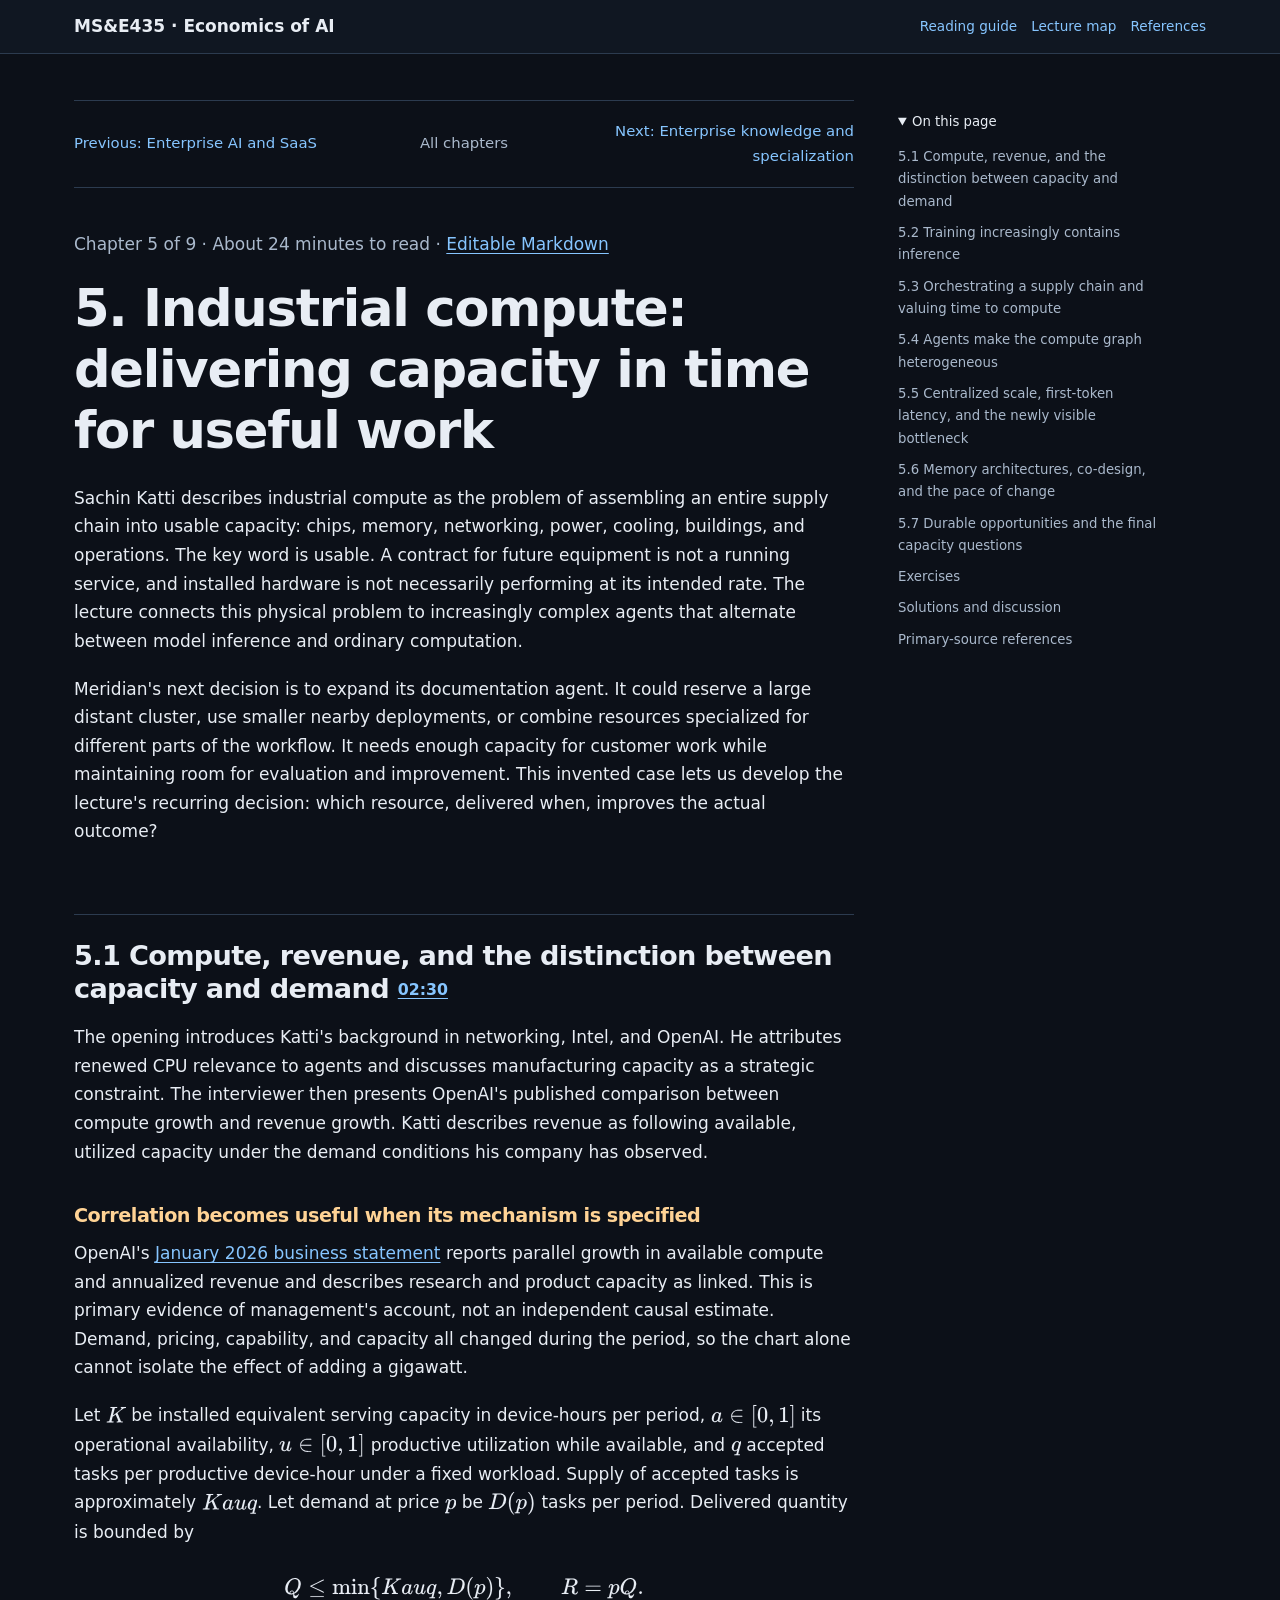
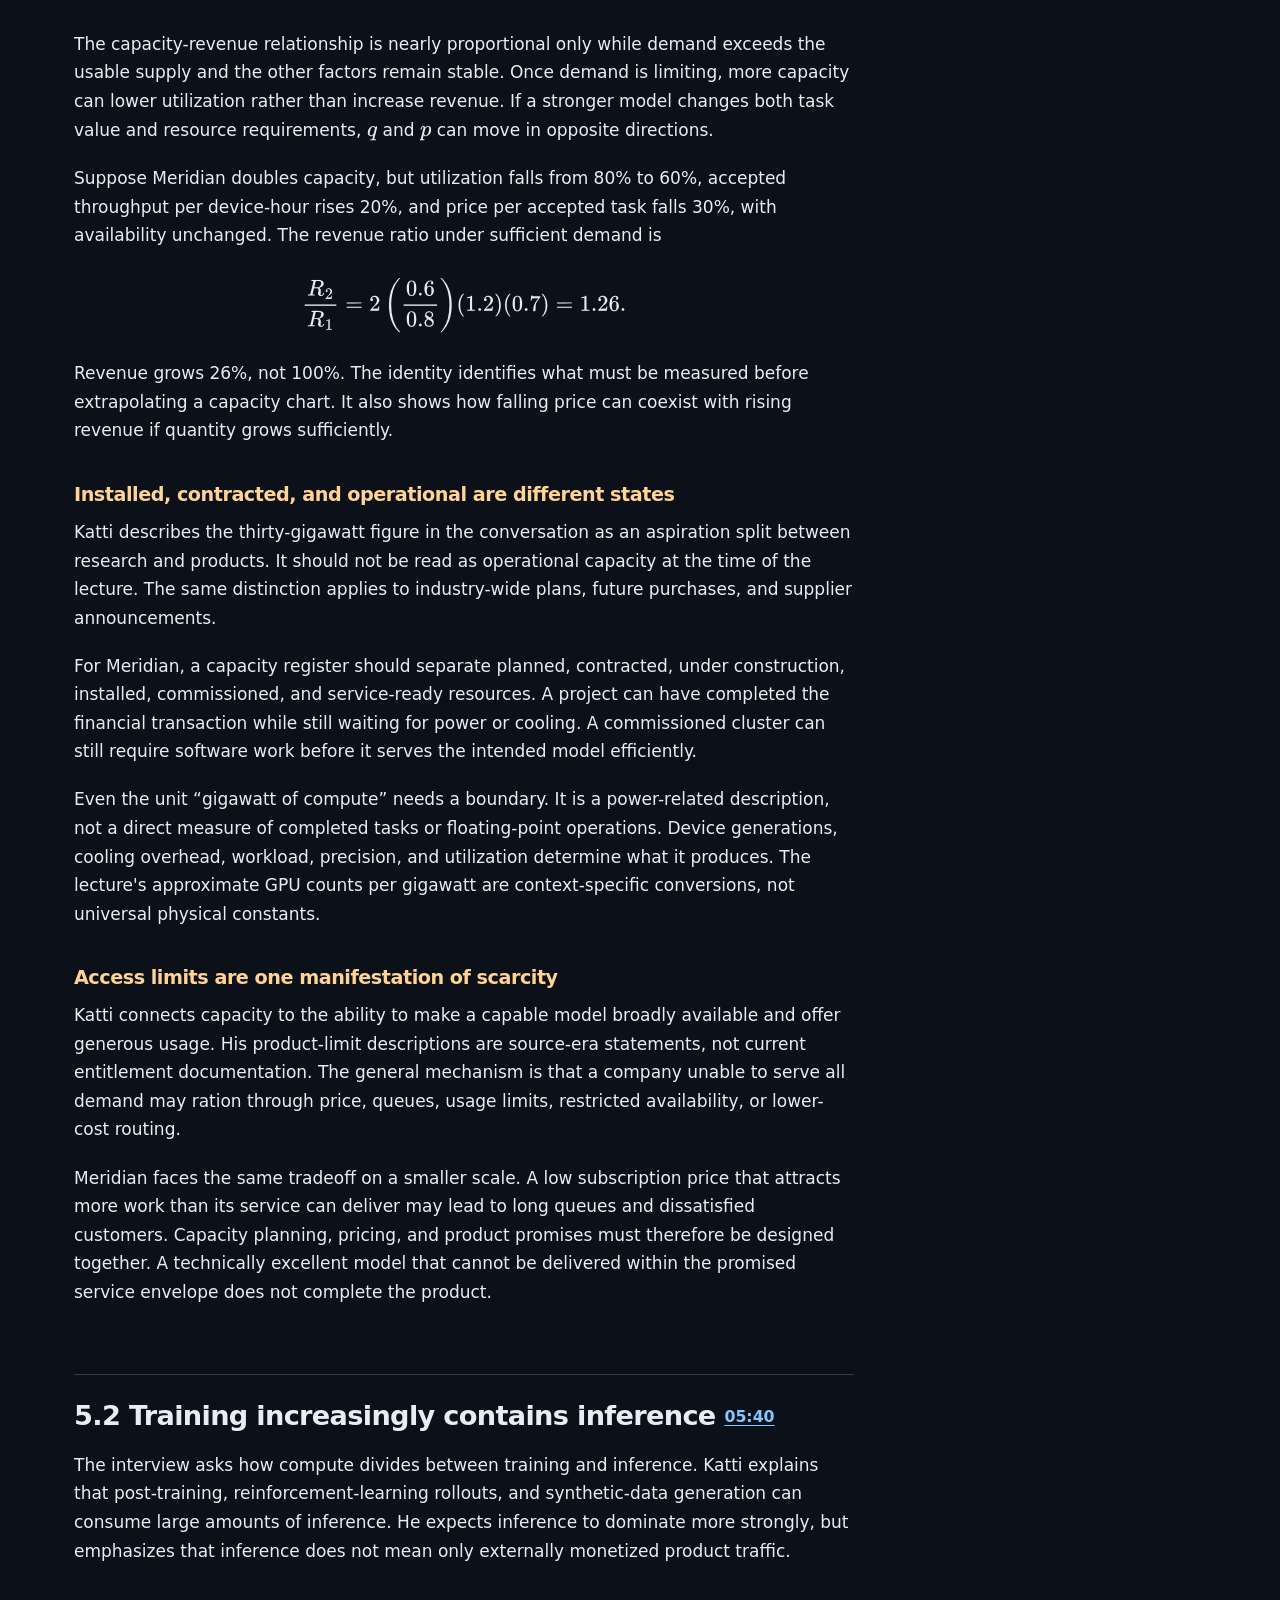
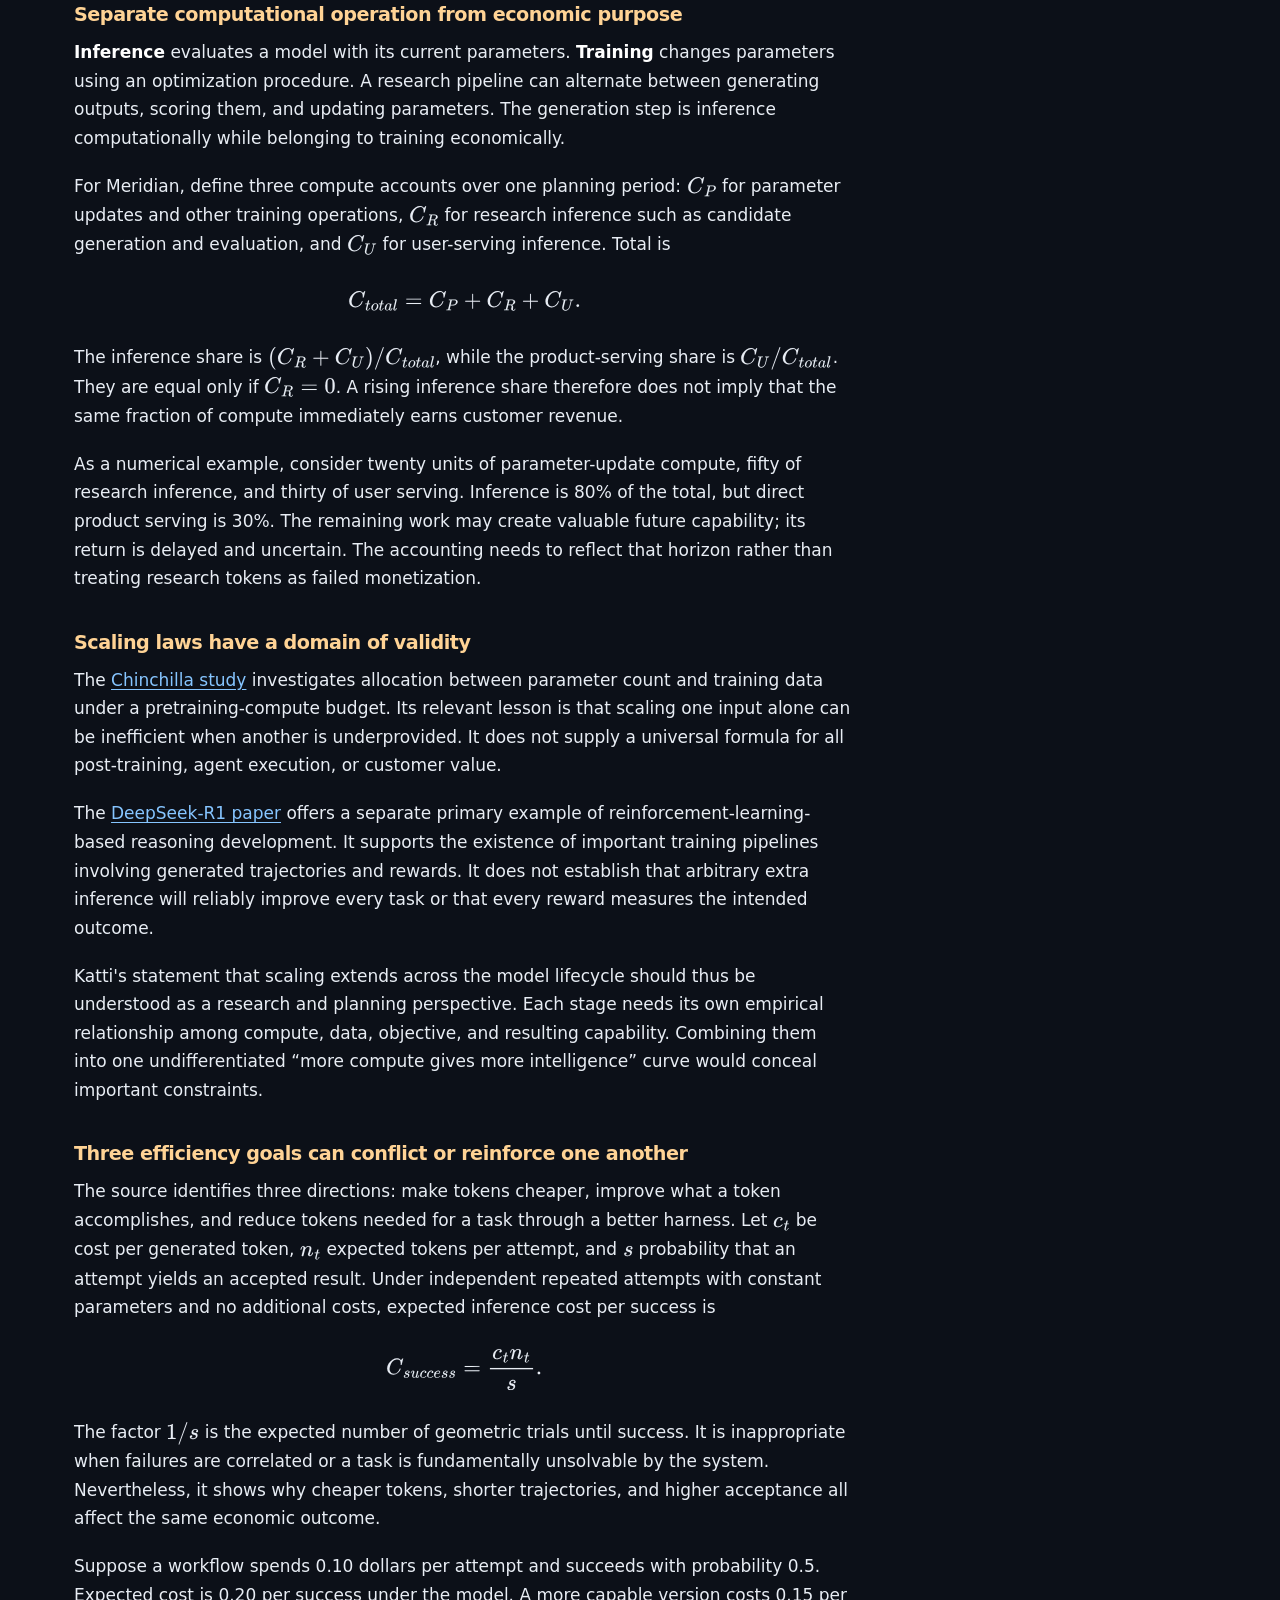
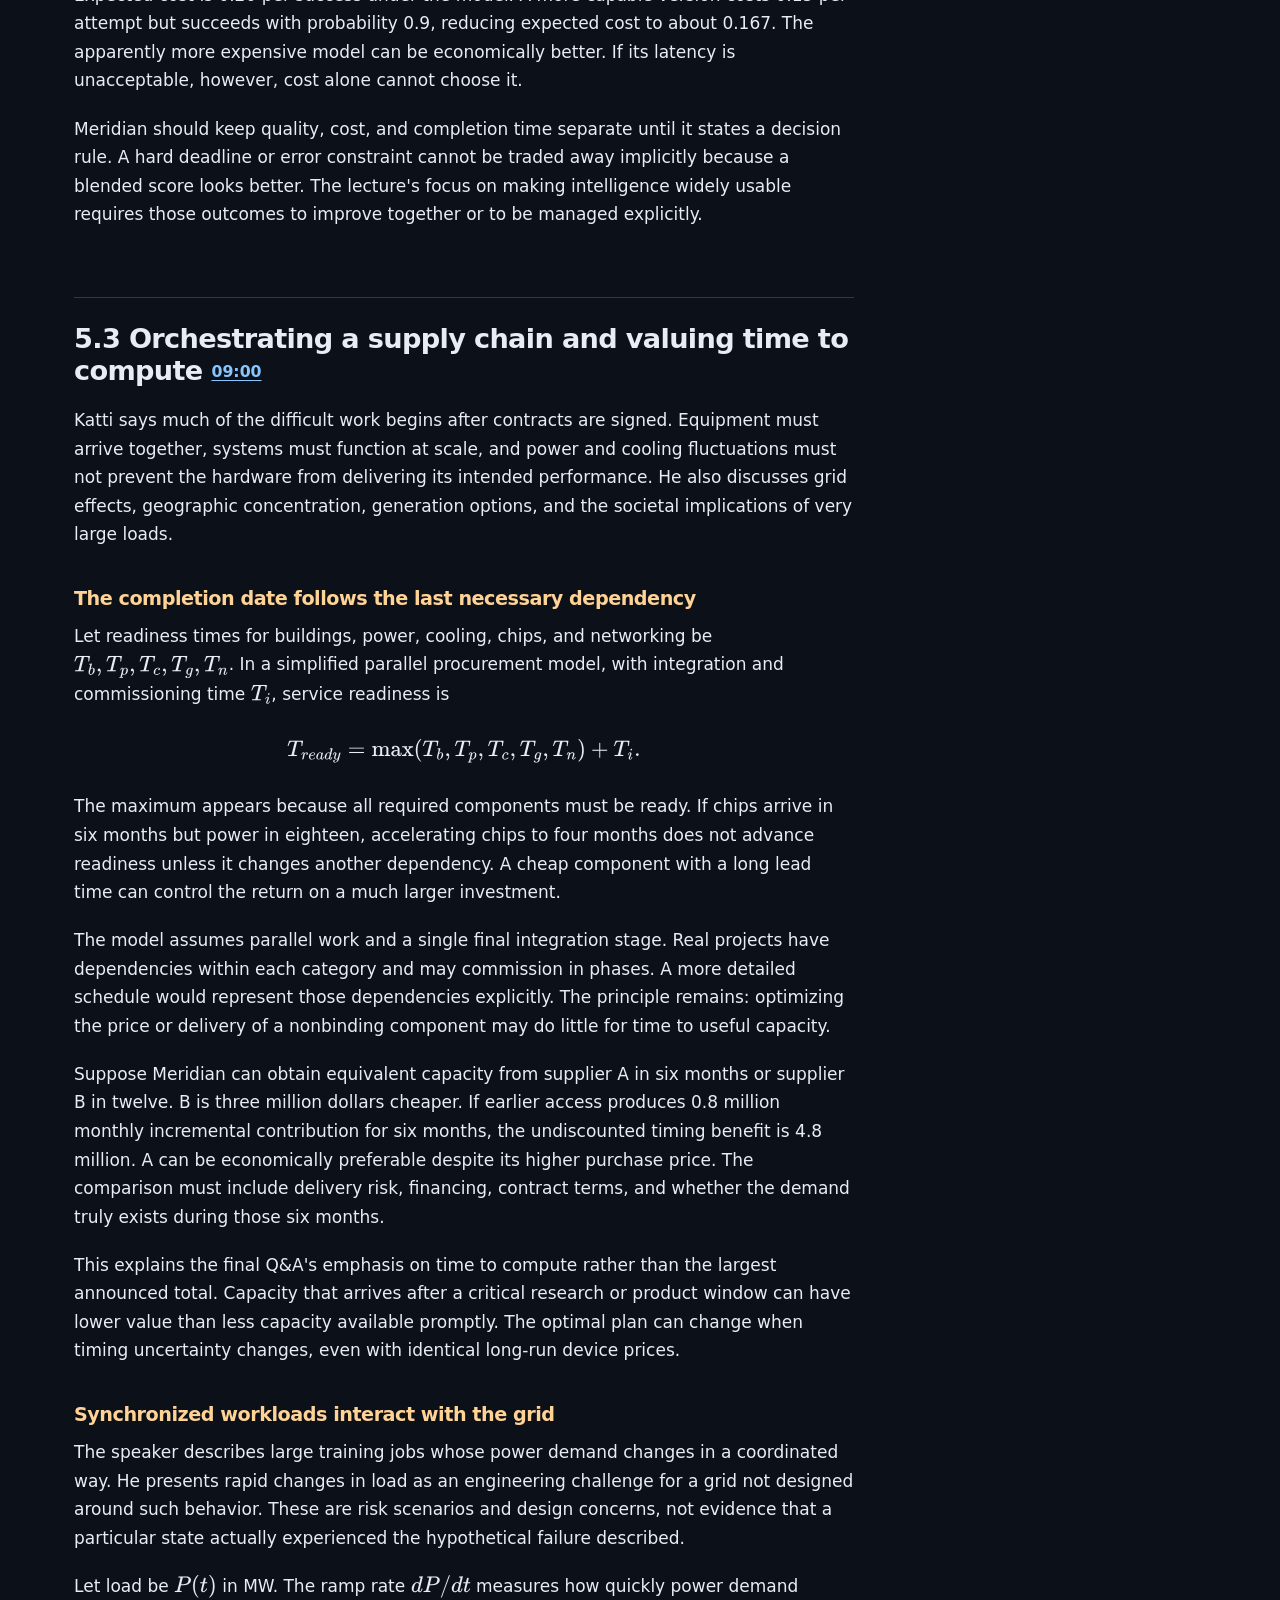
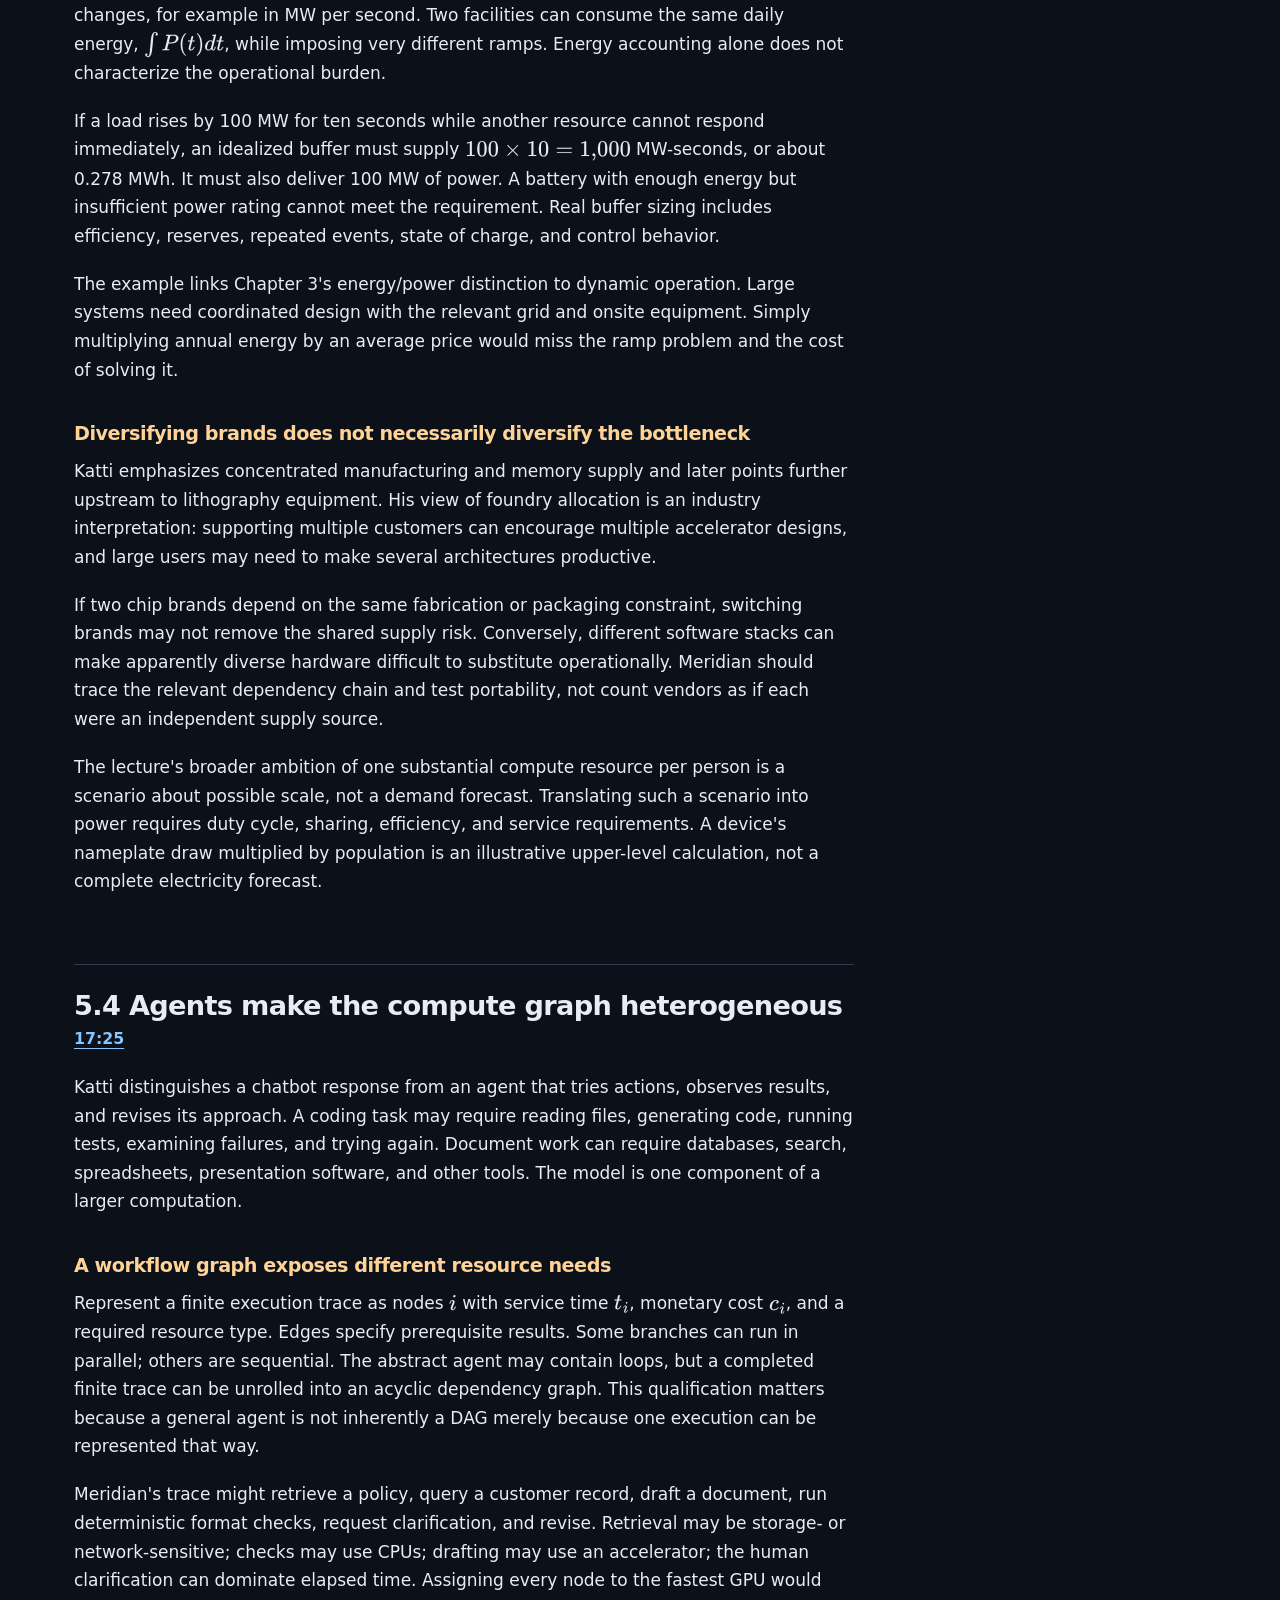
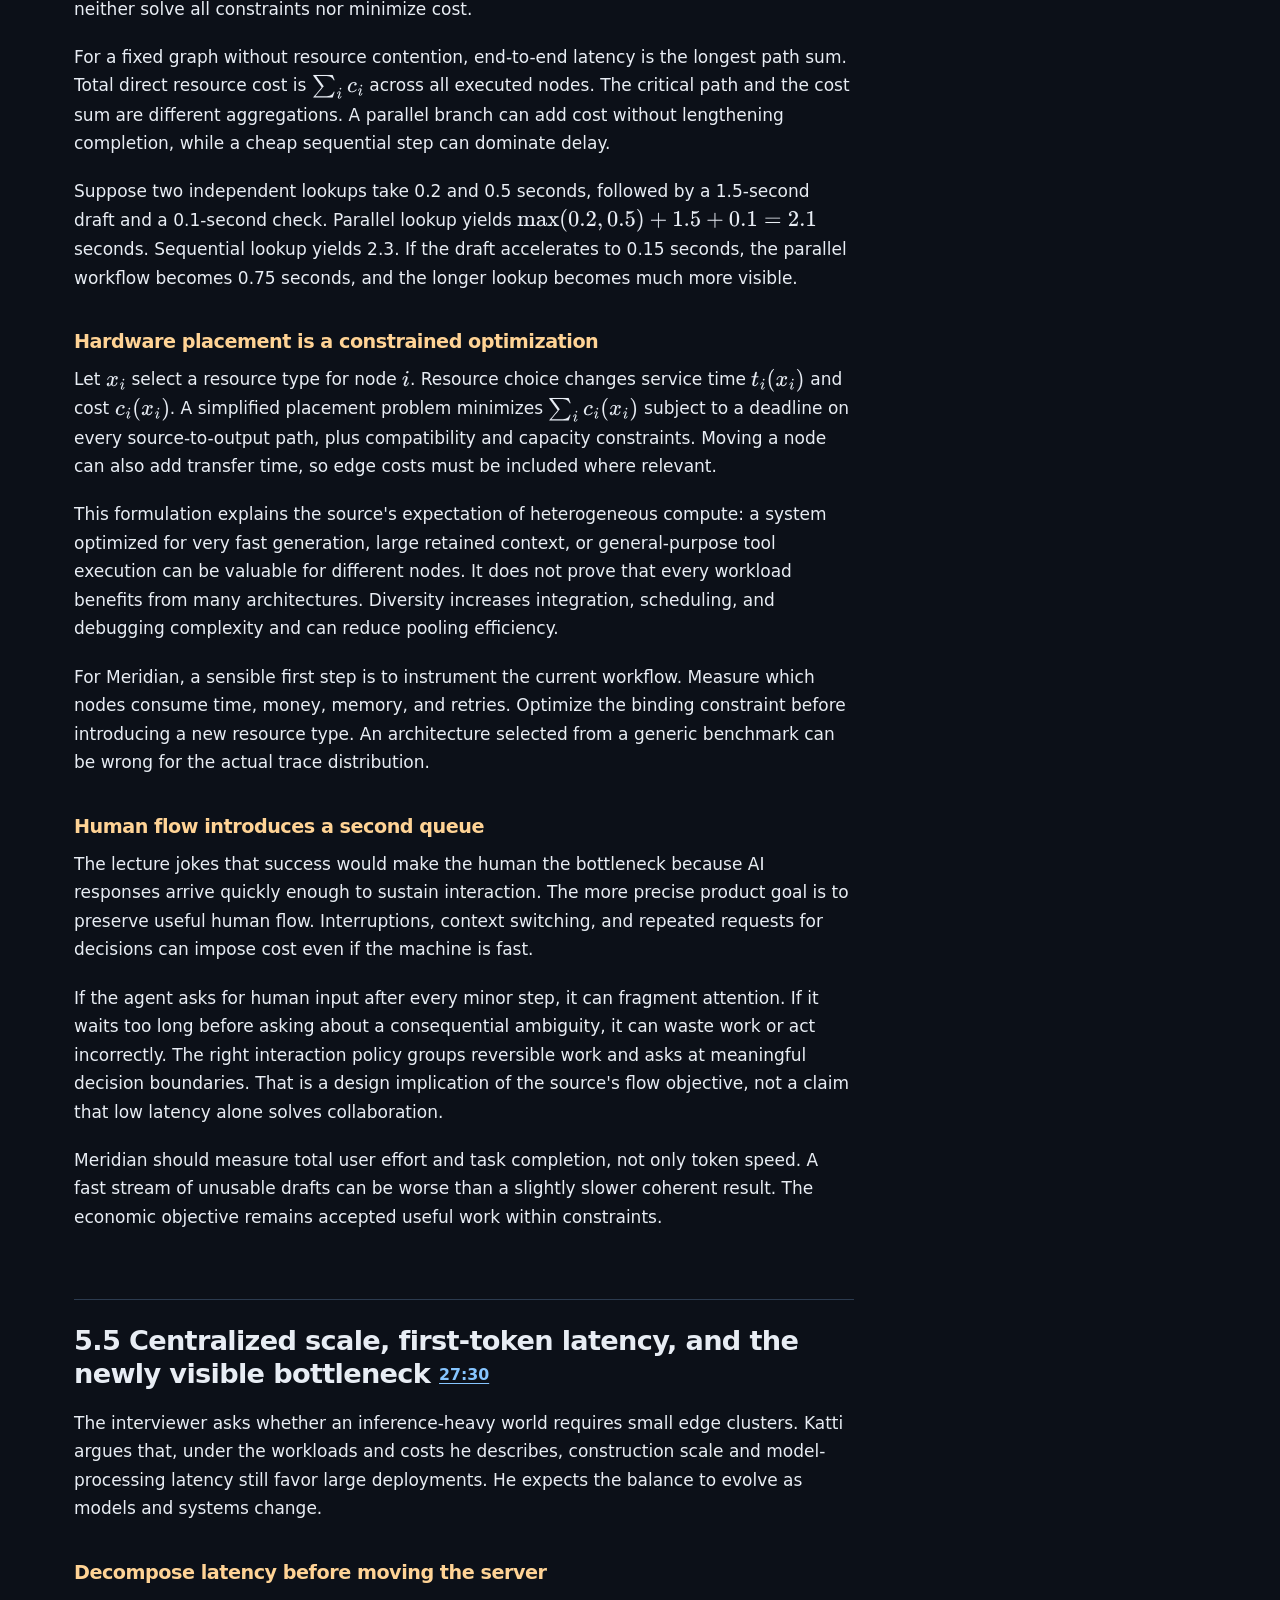
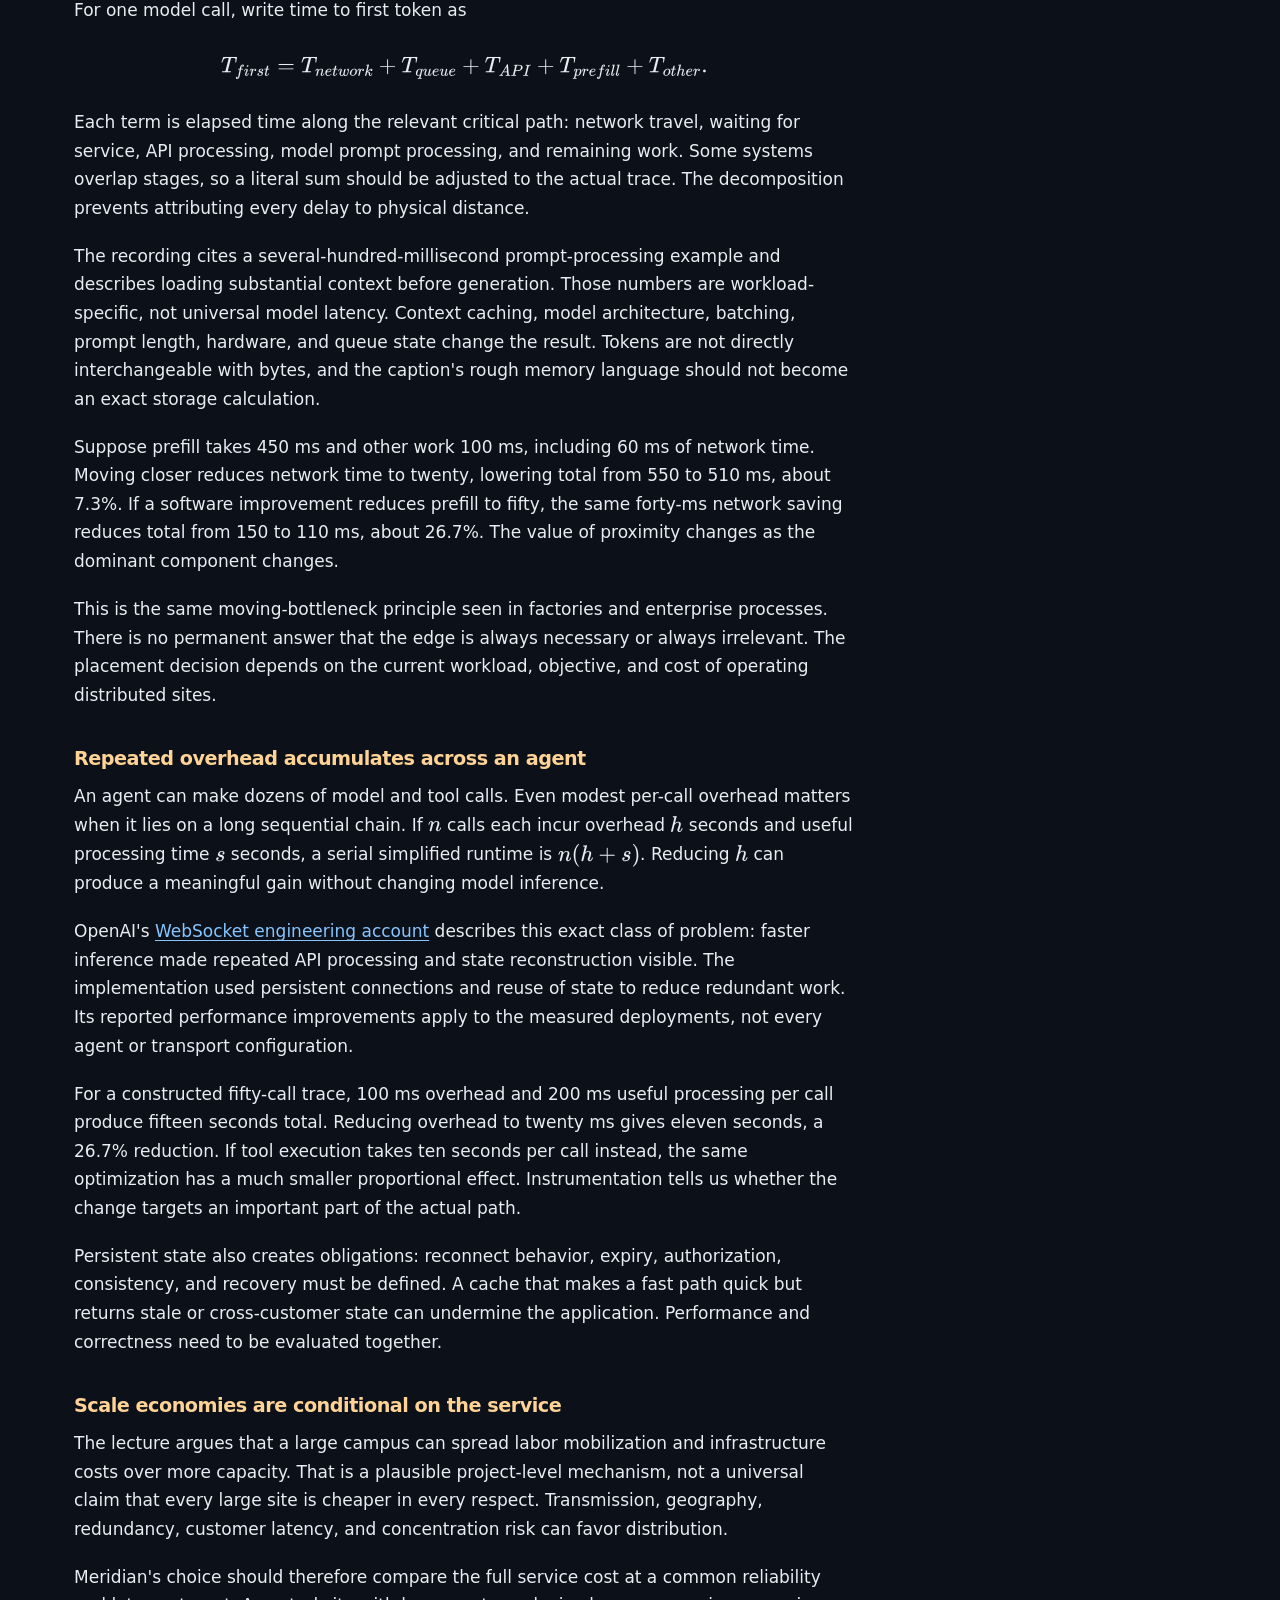
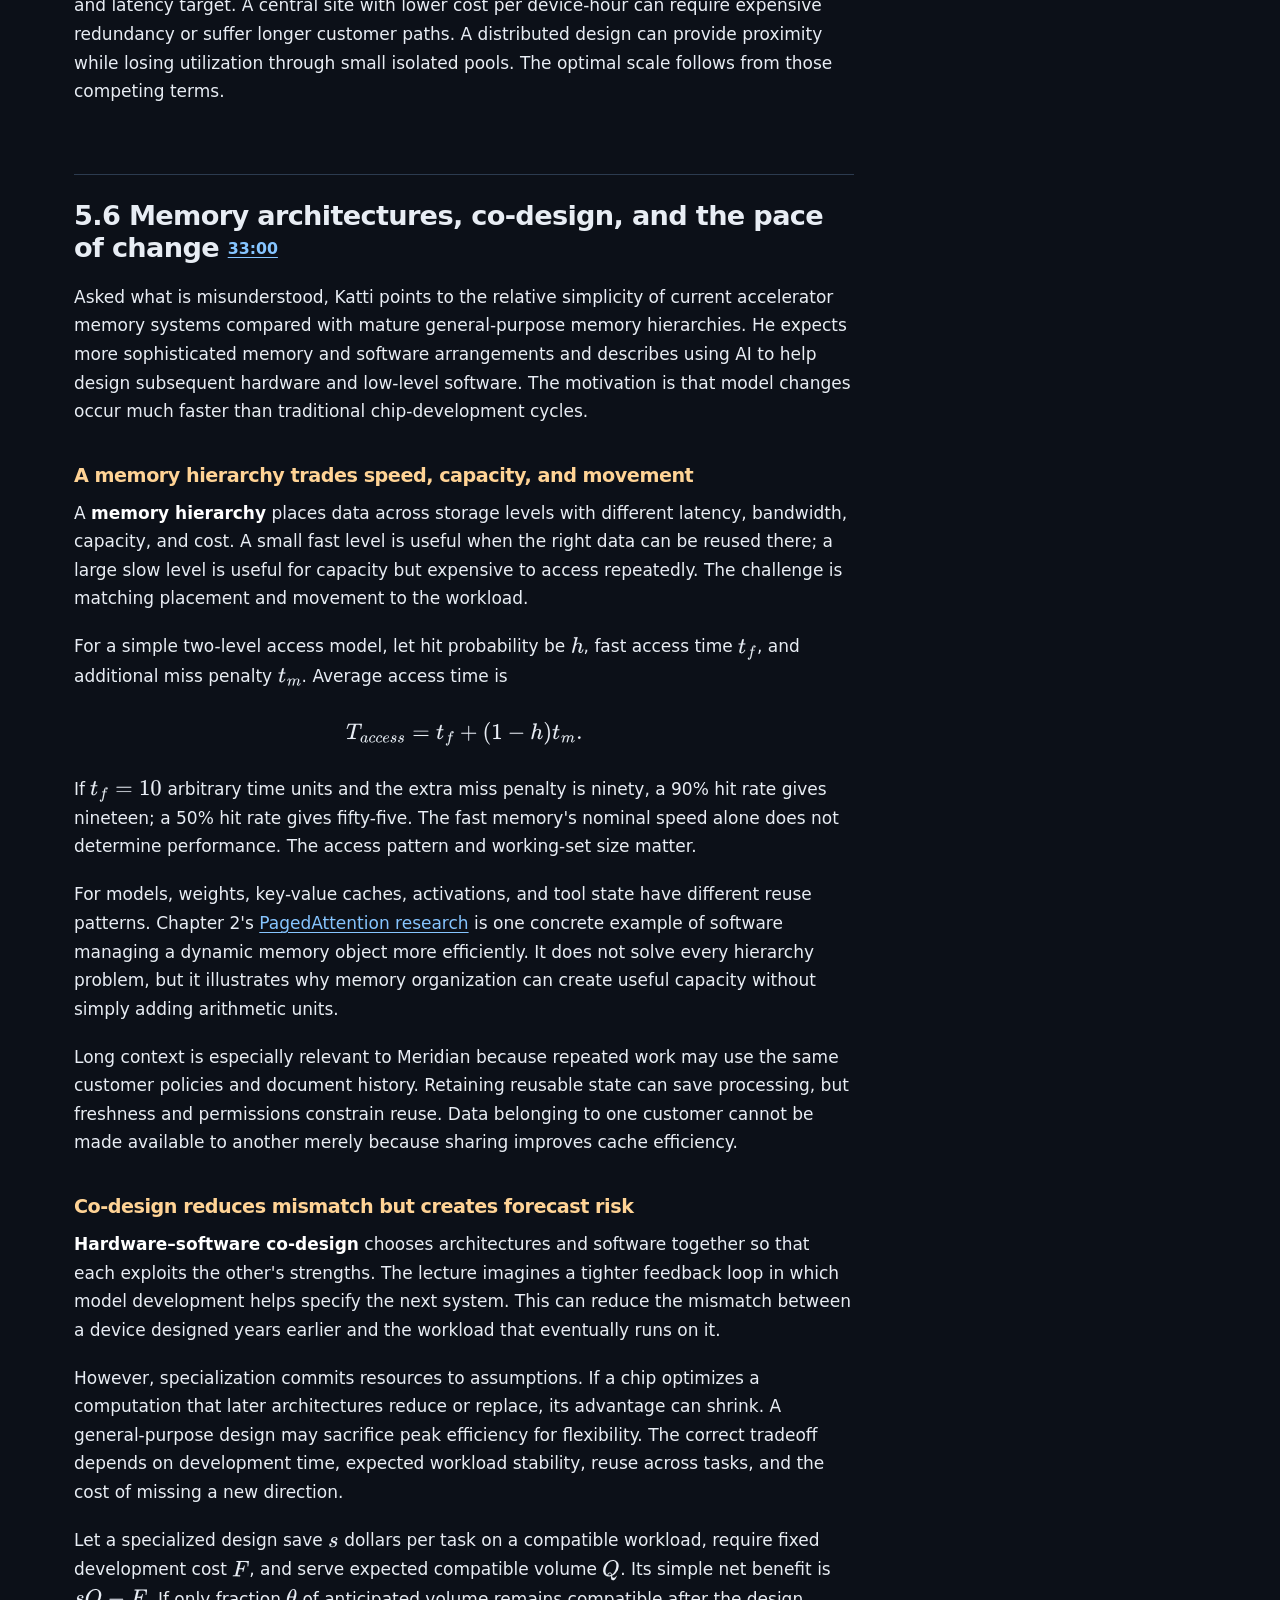
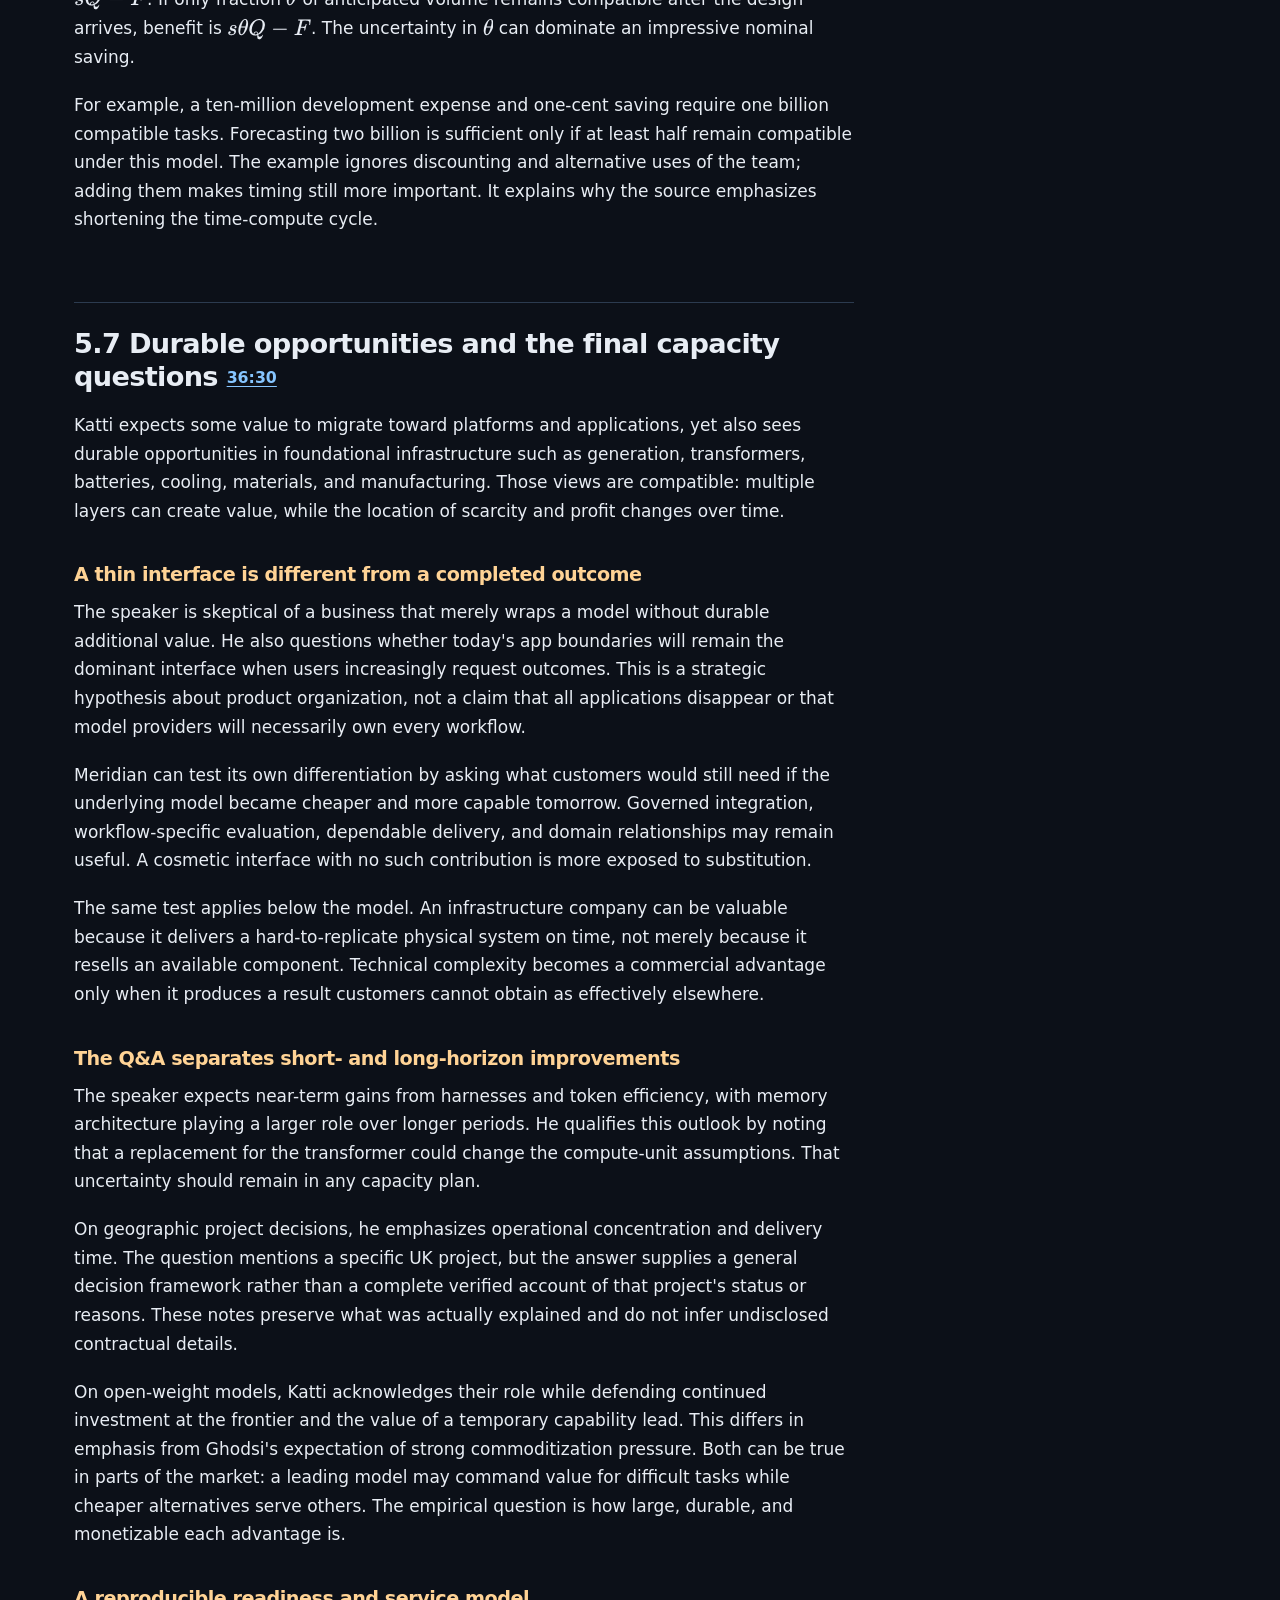
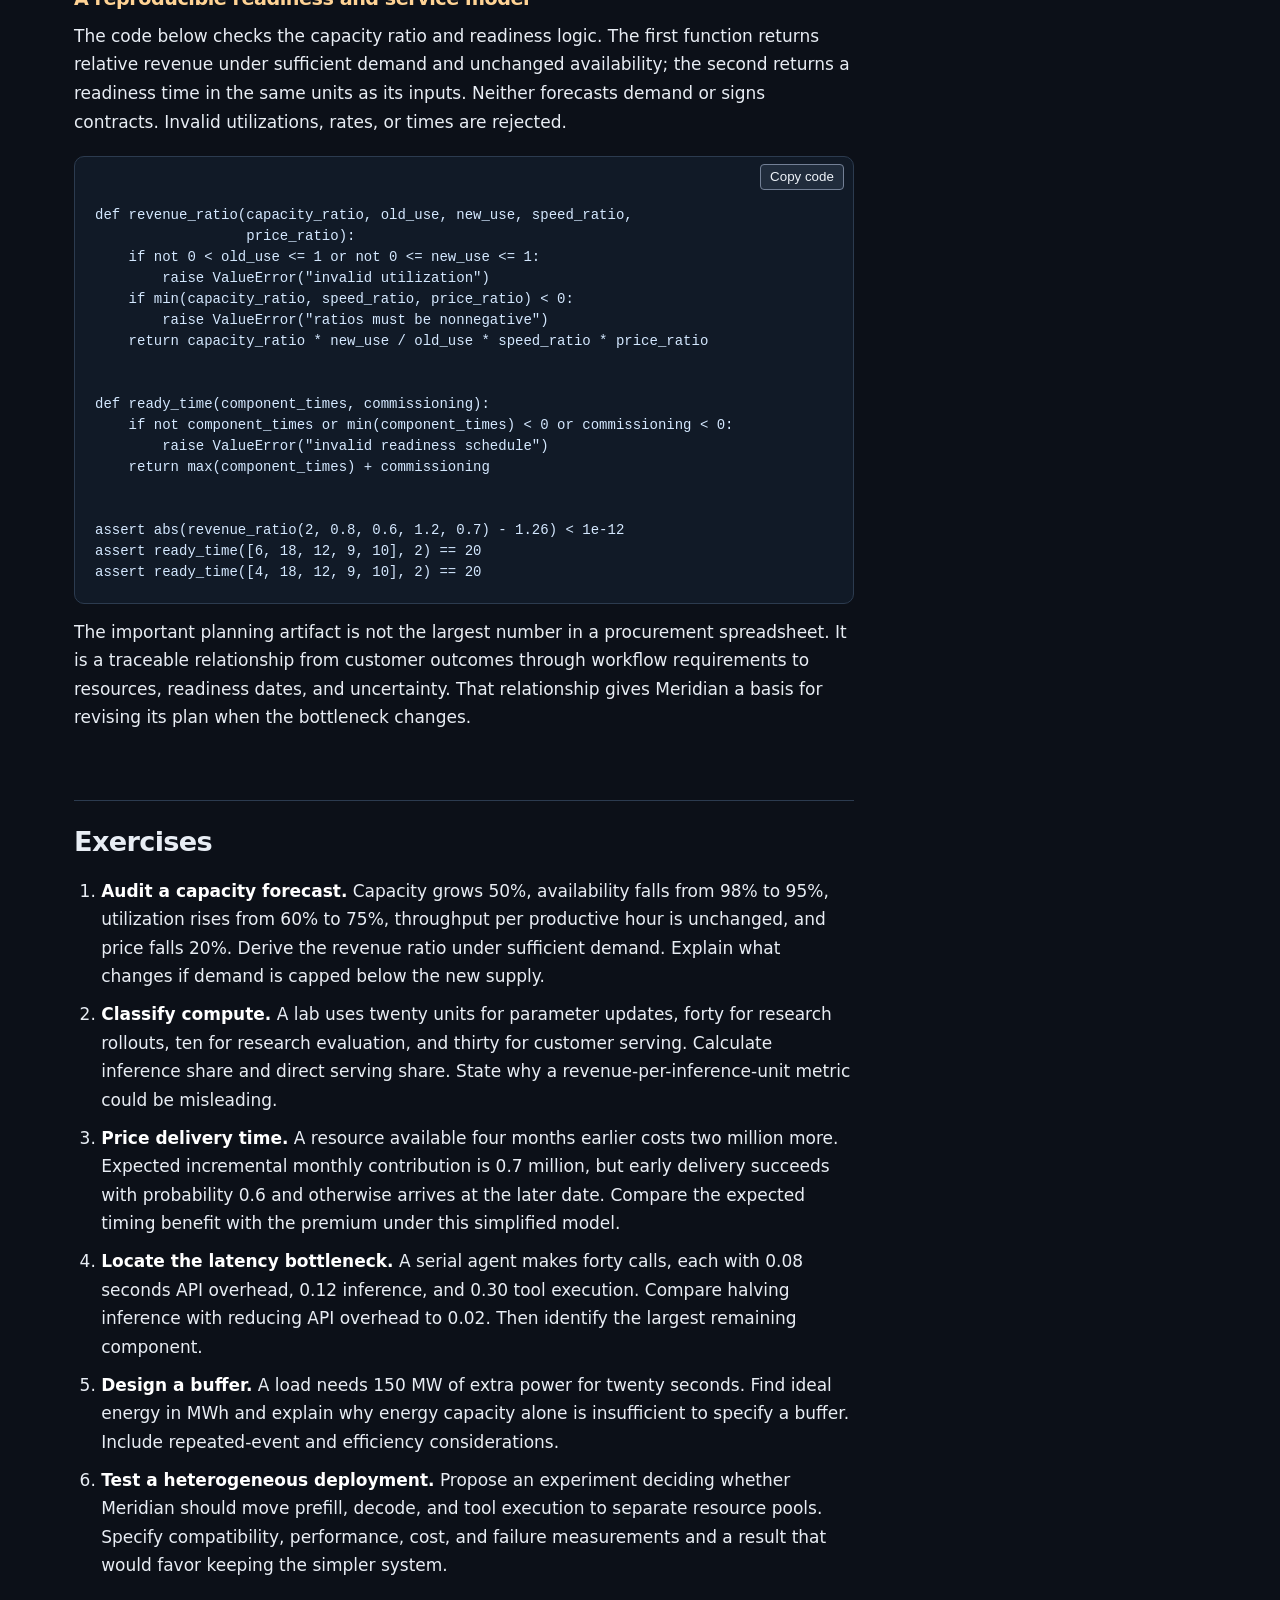
<file: docs/lecture-05.html>
<!DOCTYPE html>

<html lang="en"><head><meta charset="utf-8"/><meta content="width=device-width,initial-scale=1" name="viewport"/>
<title>Compute strategy: the capstone case | MS&amp;E435 Study Notes</title><link href="assets/notes.css" rel="stylesheet"/>
<script>window.MathJax={tex:{inlineMath:[['$','$']],displayMath:[['$$','$$']]},options:{skipHtmlTags:['script','noscript','style','textarea','pre','code']}};</script>
<script defer="" src="assets/mathjax-tex-svg.js"></script><script defer="" src="assets/copy-code.js"></script></head>
<body><a class="skip" href="#main">Skip to content</a>
<header class="top"><div class="shell"><a class="brand" href="index.html">MS&amp;E435 · Economics of AI</a><nav aria-label="Site navigation"><a href="index.html">Reading guide</a><a href="source-map.html">Lecture map</a><a href="references.html">References</a></nav></div></header>
<div class="shell layout"><main class="main" id="main"><nav aria-label="Chapter navigation" class="chapter-nav"><a href="lecture-04.html">Previous: Enterprise AI and SaaS</a><a class="index" href="index.html">All chapters</a><a class="next" href="lecture-06.html">Next: Enterprise knowledge and specialization</a></nav><p class="meta">Chapter 5 of 9 · About 24 minutes to read · <a href="chapters/lecture-05.md">Editable Markdown</a></p><h1 id="5-industrial-compute-delivering-capacity-in-time-for-useful-work">5. Industrial compute: delivering capacity in time for useful work</h1>
<p>Sachin Katti describes industrial compute as the problem of assembling an entire supply chain into usable capacity: chips, memory, networking, power, cooling, buildings, and operations. The key word is usable. A contract for future equipment is not a running service, and installed hardware is not necessarily performing at its intended rate. The lecture connects this physical problem to increasingly complex agents that alternate between model inference and ordinary computation.</p>
<p>Meridian's next decision is to expand its documentation agent. It could reserve a large distant cluster, use smaller nearby deployments, or combine resources specialized for different parts of the workflow. It needs enough capacity for customer work while maintaining room for evaluation and improvement. This invented case lets us develop the lecture's recurring decision: which resource, delivered when, improves the actual outcome?</p>
<h2 id="51-compute-revenue-and-the-distinction-between-capacity-and-demand-0230">5.1 Compute, revenue, and the distinction between capacity and demand <a href="https://www.youtube.com/watch?v=4k53z3Ysjg0&amp;t=150s">02:30</a></h2>
<p>The opening introduces Katti's background in networking, Intel, and OpenAI. He attributes renewed CPU relevance to agents and discusses manufacturing capacity as a strategic constraint. The interviewer then presents OpenAI's published comparison between compute growth and revenue growth. Katti describes revenue as following available, utilized capacity under the demand conditions his company has observed.</p>
<h3 id="correlation-becomes-useful-when-its-mechanism-is-specified">Correlation becomes useful when its mechanism is specified</h3>
<p>OpenAI's <a href="https://openai.com/index/a-business-that-scales-with-the-value-of-intelligence/">January 2026 business statement</a> reports parallel growth in available compute and annualized revenue and describes research and product capacity as linked. This is primary evidence of management's account, not an independent causal estimate. Demand, pricing, capability, and capacity all changed during the period, so the chart alone cannot isolate the effect of adding a gigawatt.</p>
<p>Let $K$ be installed equivalent serving capacity in device-hours per period, $a\in[0,1]$ its operational availability, $u\in[0,1]$ productive utilization while available, and $q$ accepted tasks per productive device-hour under a fixed workload. Supply of accepted tasks is approximately $Kauq$. Let demand at price $p$ be $D(p)$ tasks per period. Delivered quantity is bounded by</p>
<p>$$
Q\leq\min\{Kauq,D(p)\},\qquad R=pQ.
$$</p>
<p>The capacity-revenue relationship is nearly proportional only while demand exceeds the usable supply and the other factors remain stable. Once demand is limiting, more capacity can lower utilization rather than increase revenue. If a stronger model changes both task value and resource requirements, $q$ and $p$ can move in opposite directions.</p>
<p>Suppose Meridian doubles capacity, but utilization falls from 80% to 60%, accepted throughput per device-hour rises 20%, and price per accepted task falls 30%, with availability unchanged. The revenue ratio under sufficient demand is</p>
<p>$$
\frac{R_2}{R_1}=2\left(\frac{0.6}{0.8}\right)(1.2)(0.7)=1.26.
$$</p>
<p>Revenue grows 26%, not 100%. The identity identifies what must be measured before extrapolating a capacity chart. It also shows how falling price can coexist with rising revenue if quantity grows sufficiently.</p>
<h3 id="installed-contracted-and-operational-are-different-states">Installed, contracted, and operational are different states</h3>
<p>Katti describes the thirty-gigawatt figure in the conversation as an aspiration split between research and products. It should not be read as operational capacity at the time of the lecture. The same distinction applies to industry-wide plans, future purchases, and supplier announcements.</p>
<p>For Meridian, a capacity register should separate planned, contracted, under construction, installed, commissioned, and service-ready resources. A project can have completed the financial transaction while still waiting for power or cooling. A commissioned cluster can still require software work before it serves the intended model efficiently.</p>
<p>Even the unit “gigawatt of compute” needs a boundary. It is a power-related description, not a direct measure of completed tasks or floating-point operations. Device generations, cooling overhead, workload, precision, and utilization determine what it produces. The lecture's approximate GPU counts per gigawatt are context-specific conversions, not universal physical constants.</p>
<h3 id="access-limits-are-one-manifestation-of-scarcity">Access limits are one manifestation of scarcity</h3>
<p>Katti connects capacity to the ability to make a capable model broadly available and offer generous usage. His product-limit descriptions are source-era statements, not current entitlement documentation. The general mechanism is that a company unable to serve all demand may ration through price, queues, usage limits, restricted availability, or lower-cost routing.</p>
<p>Meridian faces the same tradeoff on a smaller scale. A low subscription price that attracts more work than its service can deliver may lead to long queues and dissatisfied customers. Capacity planning, pricing, and product promises must therefore be designed together. A technically excellent model that cannot be delivered within the promised service envelope does not complete the product.</p>
<h2 id="52-training-increasingly-contains-inference-0540">5.2 Training increasingly contains inference <a href="https://www.youtube.com/watch?v=4k53z3Ysjg0&amp;t=340s">05:40</a></h2>
<p>The interview asks how compute divides between training and inference. Katti explains that post-training, reinforcement-learning rollouts, and synthetic-data generation can consume large amounts of inference. He expects inference to dominate more strongly, but emphasizes that inference does not mean only externally monetized product traffic.</p>
<h3 id="separate-computational-operation-from-economic-purpose">Separate computational operation from economic purpose</h3>
<p><strong>Inference</strong> evaluates a model with its current parameters. <strong>Training</strong> changes parameters using an optimization procedure. A research pipeline can alternate between generating outputs, scoring them, and updating parameters. The generation step is inference computationally while belonging to training economically.</p>
<p>For Meridian, define three compute accounts over one planning period: $C_P$ for parameter updates and other training operations, $C_R$ for research inference such as candidate generation and evaluation, and $C_U$ for user-serving inference. Total is</p>
<p>$$
C_{total}=C_P+C_R+C_U.
$$</p>
<p>The inference share is $(C_R+C_U)/C_{total}$, while the product-serving share is $C_U/C_{total}$. They are equal only if $C_R=0$. A rising inference share therefore does not imply that the same fraction of compute immediately earns customer revenue.</p>
<p>As a numerical example, consider twenty units of parameter-update compute, fifty of research inference, and thirty of user serving. Inference is 80% of the total, but direct product serving is 30%. The remaining work may create valuable future capability; its return is delayed and uncertain. The accounting needs to reflect that horizon rather than treating research tokens as failed monetization.</p>
<h3 id="scaling-laws-have-a-domain-of-validity">Scaling laws have a domain of validity</h3>
<p>The <a href="https://arxiv.org/abs/2203.15556">Chinchilla study</a> investigates allocation between parameter count and training data under a pretraining-compute budget. Its relevant lesson is that scaling one input alone can be inefficient when another is underprovided. It does not supply a universal formula for all post-training, agent execution, or customer value.</p>
<p>The <a href="https://arxiv.org/abs/2501.12948">DeepSeek-R1 paper</a> offers a separate primary example of reinforcement-learning-based reasoning development. It supports the existence of important training pipelines involving generated trajectories and rewards. It does not establish that arbitrary extra inference will reliably improve every task or that every reward measures the intended outcome.</p>
<p>Katti's statement that scaling extends across the model lifecycle should thus be understood as a research and planning perspective. Each stage needs its own empirical relationship among compute, data, objective, and resulting capability. Combining them into one undifferentiated “more compute gives more intelligence” curve would conceal important constraints.</p>
<h3 id="three-efficiency-goals-can-conflict-or-reinforce-one-another">Three efficiency goals can conflict or reinforce one another</h3>
<p>The source identifies three directions: make tokens cheaper, improve what a token accomplishes, and reduce tokens needed for a task through a better harness. Let $c_t$ be cost per generated token, $n_t$ expected tokens per attempt, and $s$ probability that an attempt yields an accepted result. Under independent repeated attempts with constant parameters and no additional costs, expected inference cost per success is</p>
<p>$$
C_{success}=\frac{c_tn_t}{s}.
$$</p>
<p>The factor $1/s$ is the expected number of geometric trials until success. It is inappropriate when failures are correlated or a task is fundamentally unsolvable by the system. Nevertheless, it shows why cheaper tokens, shorter trajectories, and higher acceptance all affect the same economic outcome.</p>
<p>Suppose a workflow spends 0.10 dollars per attempt and succeeds with probability 0.5. Expected cost is 0.20 per success under the model. A more capable version costs 0.15 per attempt but succeeds with probability 0.9, reducing expected cost to about 0.167. The apparently more expensive model can be economically better. If its latency is unacceptable, however, cost alone cannot choose it.</p>
<p>Meridian should keep quality, cost, and completion time separate until it states a decision rule. A hard deadline or error constraint cannot be traded away implicitly because a blended score looks better. The lecture's focus on making intelligence widely usable requires those outcomes to improve together or to be managed explicitly.</p>
<h2 id="53-orchestrating-a-supply-chain-and-valuing-time-to-compute-0900">5.3 Orchestrating a supply chain and valuing time to compute <a href="https://www.youtube.com/watch?v=4k53z3Ysjg0&amp;t=540s">09:00</a></h2>
<p>Katti says much of the difficult work begins after contracts are signed. Equipment must arrive together, systems must function at scale, and power and cooling fluctuations must not prevent the hardware from delivering its intended performance. He also discusses grid effects, geographic concentration, generation options, and the societal implications of very large loads.</p>
<h3 id="the-completion-date-follows-the-last-necessary-dependency">The completion date follows the last necessary dependency</h3>
<p>Let readiness times for buildings, power, cooling, chips, and networking be $T_b,T_p,T_c,T_g,T_n$. In a simplified parallel procurement model, with integration and commissioning time $T_i$, service readiness is</p>
<p>$$
T_{ready}=\max(T_b,T_p,T_c,T_g,T_n)+T_i.
$$</p>
<p>The maximum appears because all required components must be ready. If chips arrive in six months but power in eighteen, accelerating chips to four months does not advance readiness unless it changes another dependency. A cheap component with a long lead time can control the return on a much larger investment.</p>
<p>The model assumes parallel work and a single final integration stage. Real projects have dependencies within each category and may commission in phases. A more detailed schedule would represent those dependencies explicitly. The principle remains: optimizing the price or delivery of a nonbinding component may do little for time to useful capacity.</p>
<p>Suppose Meridian can obtain equivalent capacity from supplier A in six months or supplier B in twelve. B is three million dollars cheaper. If earlier access produces 0.8 million monthly incremental contribution for six months, the undiscounted timing benefit is 4.8 million. A can be economically preferable despite its higher purchase price. The comparison must include delivery risk, financing, contract terms, and whether the demand truly exists during those six months.</p>
<p>This explains the final Q&amp;A's emphasis on time to compute rather than the largest announced total. Capacity that arrives after a critical research or product window can have lower value than less capacity available promptly. The optimal plan can change when timing uncertainty changes, even with identical long-run device prices.</p>
<h3 id="synchronized-workloads-interact-with-the-grid">Synchronized workloads interact with the grid</h3>
<p>The speaker describes large training jobs whose power demand changes in a coordinated way. He presents rapid changes in load as an engineering challenge for a grid not designed around such behavior. These are risk scenarios and design concerns, not evidence that a particular state actually experienced the hypothetical failure described.</p>
<p>Let load be $P(t)$ in MW. The ramp rate $dP/dt$ measures how quickly power demand changes, for example in MW per second. Two facilities can consume the same daily energy, $\int P(t)dt$, while imposing very different ramps. Energy accounting alone does not characterize the operational burden.</p>
<p>If a load rises by 100 MW for ten seconds while another resource cannot respond immediately, an idealized buffer must supply $100\times10=1{,}000$ MW-seconds, or about 0.278 MWh. It must also deliver 100 MW of power. A battery with enough energy but insufficient power rating cannot meet the requirement. Real buffer sizing includes efficiency, reserves, repeated events, state of charge, and control behavior.</p>
<p>The example links Chapter 3's energy/power distinction to dynamic operation. Large systems need coordinated design with the relevant grid and onsite equipment. Simply multiplying annual energy by an average price would miss the ramp problem and the cost of solving it.</p>
<h3 id="diversifying-brands-does-not-necessarily-diversify-the-bottleneck">Diversifying brands does not necessarily diversify the bottleneck</h3>
<p>Katti emphasizes concentrated manufacturing and memory supply and later points further upstream to lithography equipment. His view of foundry allocation is an industry interpretation: supporting multiple customers can encourage multiple accelerator designs, and large users may need to make several architectures productive.</p>
<p>If two chip brands depend on the same fabrication or packaging constraint, switching brands may not remove the shared supply risk. Conversely, different software stacks can make apparently diverse hardware difficult to substitute operationally. Meridian should trace the relevant dependency chain and test portability, not count vendors as if each were an independent supply source.</p>
<p>The lecture's broader ambition of one substantial compute resource per person is a scenario about possible scale, not a demand forecast. Translating such a scenario into power requires duty cycle, sharing, efficiency, and service requirements. A device's nameplate draw multiplied by population is an illustrative upper-level calculation, not a complete electricity forecast.</p>
<h2 id="54-agents-make-the-compute-graph-heterogeneous-1725">5.4 Agents make the compute graph heterogeneous <a href="https://www.youtube.com/watch?v=4k53z3Ysjg0&amp;t=1045s">17:25</a></h2>
<p>Katti distinguishes a chatbot response from an agent that tries actions, observes results, and revises its approach. A coding task may require reading files, generating code, running tests, examining failures, and trying again. Document work can require databases, search, spreadsheets, presentation software, and other tools. The model is one component of a larger computation.</p>
<h3 id="a-workflow-graph-exposes-different-resource-needs">A workflow graph exposes different resource needs</h3>
<p>Represent a finite execution trace as nodes $i$ with service time $t_i$, monetary cost $c_i$, and a required resource type. Edges specify prerequisite results. Some branches can run in parallel; others are sequential. The abstract agent may contain loops, but a completed finite trace can be unrolled into an acyclic dependency graph. This qualification matters because a general agent is not inherently a DAG merely because one execution can be represented that way.</p>
<p>Meridian's trace might retrieve a policy, query a customer record, draft a document, run deterministic format checks, request clarification, and revise. Retrieval may be storage- or network-sensitive; checks may use CPUs; drafting may use an accelerator; the human clarification can dominate elapsed time. Assigning every node to the fastest GPU would neither solve all constraints nor minimize cost.</p>
<p>For a fixed graph without resource contention, end-to-end latency is the longest path sum. Total direct resource cost is $\sum_i c_i$ across all executed nodes. The critical path and the cost sum are different aggregations. A parallel branch can add cost without lengthening completion, while a cheap sequential step can dominate delay.</p>
<p>Suppose two independent lookups take 0.2 and 0.5 seconds, followed by a 1.5-second draft and a 0.1-second check. Parallel lookup yields $\max(0.2,0.5)+1.5+0.1=2.1$ seconds. Sequential lookup yields 2.3. If the draft accelerates to 0.15 seconds, the parallel workflow becomes 0.75 seconds, and the longer lookup becomes much more visible.</p>
<h3 id="hardware-placement-is-a-constrained-optimization">Hardware placement is a constrained optimization</h3>
<p>Let $x_i$ select a resource type for node $i$. Resource choice changes service time $t_i(x_i)$ and cost $c_i(x_i)$. A simplified placement problem minimizes $\sum_i c_i(x_i)$ subject to a deadline on every source-to-output path, plus compatibility and capacity constraints. Moving a node can also add transfer time, so edge costs must be included where relevant.</p>
<p>This formulation explains the source's expectation of heterogeneous compute: a system optimized for very fast generation, large retained context, or general-purpose tool execution can be valuable for different nodes. It does not prove that every workload benefits from many architectures. Diversity increases integration, scheduling, and debugging complexity and can reduce pooling efficiency.</p>
<p>For Meridian, a sensible first step is to instrument the current workflow. Measure which nodes consume time, money, memory, and retries. Optimize the binding constraint before introducing a new resource type. An architecture selected from a generic benchmark can be wrong for the actual trace distribution.</p>
<h3 id="human-flow-introduces-a-second-queue">Human flow introduces a second queue</h3>
<p>The lecture jokes that success would make the human the bottleneck because AI responses arrive quickly enough to sustain interaction. The more precise product goal is to preserve useful human flow. Interruptions, context switching, and repeated requests for decisions can impose cost even if the machine is fast.</p>
<p>If the agent asks for human input after every minor step, it can fragment attention. If it waits too long before asking about a consequential ambiguity, it can waste work or act incorrectly. The right interaction policy groups reversible work and asks at meaningful decision boundaries. That is a design implication of the source's flow objective, not a claim that low latency alone solves collaboration.</p>
<p>Meridian should measure total user effort and task completion, not only token speed. A fast stream of unusable drafts can be worse than a slightly slower coherent result. The economic objective remains accepted useful work within constraints.</p>
<h2 id="55-centralized-scale-first-token-latency-and-the-newly-visible-bottleneck-2730">5.5 Centralized scale, first-token latency, and the newly visible bottleneck <a href="https://www.youtube.com/watch?v=4k53z3Ysjg0&amp;t=1650s">27:30</a></h2>
<p>The interviewer asks whether an inference-heavy world requires small edge clusters. Katti argues that, under the workloads and costs he describes, construction scale and model-processing latency still favor large deployments. He expects the balance to evolve as models and systems change.</p>
<h3 id="decompose-latency-before-moving-the-server">Decompose latency before moving the server</h3>
<p>For one model call, write time to first token as</p>
<p>$$
T_{first}=T_{network}+T_{queue}+T_{API}+T_{prefill}+T_{other}.
$$</p>
<p>Each term is elapsed time along the relevant critical path: network travel, waiting for service, API processing, model prompt processing, and remaining work. Some systems overlap stages, so a literal sum should be adjusted to the actual trace. The decomposition prevents attributing every delay to physical distance.</p>
<p>The recording cites a several-hundred-millisecond prompt-processing example and describes loading substantial context before generation. Those numbers are workload-specific, not universal model latency. Context caching, model architecture, batching, prompt length, hardware, and queue state change the result. Tokens are not directly interchangeable with bytes, and the caption's rough memory language should not become an exact storage calculation.</p>
<p>Suppose prefill takes 450 ms and other work 100 ms, including 60 ms of network time. Moving closer reduces network time to twenty, lowering total from 550 to 510 ms, about 7.3%. If a software improvement reduces prefill to fifty, the same forty-ms network saving reduces total from 150 to 110 ms, about 26.7%. The value of proximity changes as the dominant component changes.</p>
<p>This is the same moving-bottleneck principle seen in factories and enterprise processes. There is no permanent answer that the edge is always necessary or always irrelevant. The placement decision depends on the current workload, objective, and cost of operating distributed sites.</p>
<h3 id="repeated-overhead-accumulates-across-an-agent">Repeated overhead accumulates across an agent</h3>
<p>An agent can make dozens of model and tool calls. Even modest per-call overhead matters when it lies on a long sequential chain. If $n$ calls each incur overhead $h$ seconds and useful processing time $s$ seconds, a serial simplified runtime is $n(h+s)$. Reducing $h$ can produce a meaningful gain without changing model inference.</p>
<p>OpenAI's <a href="https://openai.com/index/speeding-up-agentic-workflows-with-websockets/">WebSocket engineering account</a> describes this exact class of problem: faster inference made repeated API processing and state reconstruction visible. The implementation used persistent connections and reuse of state to reduce redundant work. Its reported performance improvements apply to the measured deployments, not every agent or transport configuration.</p>
<p>For a constructed fifty-call trace, 100 ms overhead and 200 ms useful processing per call produce fifteen seconds total. Reducing overhead to twenty ms gives eleven seconds, a 26.7% reduction. If tool execution takes ten seconds per call instead, the same optimization has a much smaller proportional effect. Instrumentation tells us whether the change targets an important part of the actual path.</p>
<p>Persistent state also creates obligations: reconnect behavior, expiry, authorization, consistency, and recovery must be defined. A cache that makes a fast path quick but returns stale or cross-customer state can undermine the application. Performance and correctness need to be evaluated together.</p>
<h3 id="scale-economies-are-conditional-on-the-service">Scale economies are conditional on the service</h3>
<p>The lecture argues that a large campus can spread labor mobilization and infrastructure costs over more capacity. That is a plausible project-level mechanism, not a universal claim that every large site is cheaper in every respect. Transmission, geography, redundancy, customer latency, and concentration risk can favor distribution.</p>
<p>Meridian's choice should therefore compare the full service cost at a common reliability and latency target. A central site with lower cost per device-hour can require expensive redundancy or suffer longer customer paths. A distributed design can provide proximity while losing utilization through small isolated pools. The optimal scale follows from those competing terms.</p>
<h2 id="56-memory-architectures-co-design-and-the-pace-of-change-3300">5.6 Memory architectures, co-design, and the pace of change <a href="https://www.youtube.com/watch?v=4k53z3Ysjg0&amp;t=1980s">33:00</a></h2>
<p>Asked what is misunderstood, Katti points to the relative simplicity of current accelerator memory systems compared with mature general-purpose memory hierarchies. He expects more sophisticated memory and software arrangements and describes using AI to help design subsequent hardware and low-level software. The motivation is that model changes occur much faster than traditional chip-development cycles.</p>
<h3 id="a-memory-hierarchy-trades-speed-capacity-and-movement">A memory hierarchy trades speed, capacity, and movement</h3>
<p>A <strong>memory hierarchy</strong> places data across storage levels with different latency, bandwidth, capacity, and cost. A small fast level is useful when the right data can be reused there; a large slow level is useful for capacity but expensive to access repeatedly. The challenge is matching placement and movement to the workload.</p>
<p>For a simple two-level access model, let hit probability be $h$, fast access time $t_f$, and additional miss penalty $t_m$. Average access time is</p>
<p>$$
T_{access}=t_f+(1-h)t_m.
$$</p>
<p>If $t_f=10$ arbitrary time units and the extra miss penalty is ninety, a 90% hit rate gives nineteen; a 50% hit rate gives fifty-five. The fast memory's nominal speed alone does not determine performance. The access pattern and working-set size matter.</p>
<p>For models, weights, key-value caches, activations, and tool state have different reuse patterns. Chapter 2's <a href="https://arxiv.org/abs/2309.06180">PagedAttention research</a> is one concrete example of software managing a dynamic memory object more efficiently. It does not solve every hierarchy problem, but it illustrates why memory organization can create useful capacity without simply adding arithmetic units.</p>
<p>Long context is especially relevant to Meridian because repeated work may use the same customer policies and document history. Retaining reusable state can save processing, but freshness and permissions constrain reuse. Data belonging to one customer cannot be made available to another merely because sharing improves cache efficiency.</p>
<h3 id="co-design-reduces-mismatch-but-creates-forecast-risk">Co-design reduces mismatch but creates forecast risk</h3>
<p><strong>Hardware–software co-design</strong> chooses architectures and software together so that each exploits the other's strengths. The lecture imagines a tighter feedback loop in which model development helps specify the next system. This can reduce the mismatch between a device designed years earlier and the workload that eventually runs on it.</p>
<p>However, specialization commits resources to assumptions. If a chip optimizes a computation that later architectures reduce or replace, its advantage can shrink. A general-purpose design may sacrifice peak efficiency for flexibility. The correct tradeoff depends on development time, expected workload stability, reuse across tasks, and the cost of missing a new direction.</p>
<p>Let a specialized design save $s$ dollars per task on a compatible workload, require fixed development cost $F$, and serve expected compatible volume $Q$. Its simple net benefit is $sQ-F$. If only fraction $\theta$ of anticipated volume remains compatible after the design arrives, benefit is $s\theta Q-F$. The uncertainty in $\theta$ can dominate an impressive nominal saving.</p>
<p>For example, a ten-million development expense and one-cent saving require one billion compatible tasks. Forecasting two billion is sufficient only if at least half remain compatible under this model. The example ignores discounting and alternative uses of the team; adding them makes timing still more important. It explains why the source emphasizes shortening the time-compute cycle.</p>
<h2 id="57-durable-opportunities-and-the-final-capacity-questions-3630">5.7 Durable opportunities and the final capacity questions <a href="https://www.youtube.com/watch?v=4k53z3Ysjg0&amp;t=2190s">36:30</a></h2>
<p>Katti expects some value to migrate toward platforms and applications, yet also sees durable opportunities in foundational infrastructure such as generation, transformers, batteries, cooling, materials, and manufacturing. Those views are compatible: multiple layers can create value, while the location of scarcity and profit changes over time.</p>
<h3 id="a-thin-interface-is-different-from-a-completed-outcome">A thin interface is different from a completed outcome</h3>
<p>The speaker is skeptical of a business that merely wraps a model without durable additional value. He also questions whether today's app boundaries will remain the dominant interface when users increasingly request outcomes. This is a strategic hypothesis about product organization, not a claim that all applications disappear or that model providers will necessarily own every workflow.</p>
<p>Meridian can test its own differentiation by asking what customers would still need if the underlying model became cheaper and more capable tomorrow. Governed integration, workflow-specific evaluation, dependable delivery, and domain relationships may remain useful. A cosmetic interface with no such contribution is more exposed to substitution.</p>
<p>The same test applies below the model. An infrastructure company can be valuable because it delivers a hard-to-replicate physical system on time, not merely because it resells an available component. Technical complexity becomes a commercial advantage only when it produces a result customers cannot obtain as effectively elsewhere.</p>
<h3 id="the-qa-separates-short-and-long-horizon-improvements">The Q&amp;A separates short- and long-horizon improvements</h3>
<p>The speaker expects near-term gains from harnesses and token efficiency, with memory architecture playing a larger role over longer periods. He qualifies this outlook by noting that a replacement for the transformer could change the compute-unit assumptions. That uncertainty should remain in any capacity plan.</p>
<p>On geographic project decisions, he emphasizes operational concentration and delivery time. The question mentions a specific UK project, but the answer supplies a general decision framework rather than a complete verified account of that project's status or reasons. These notes preserve what was actually explained and do not infer undisclosed contractual details.</p>
<p>On open-weight models, Katti acknowledges their role while defending continued investment at the frontier and the value of a temporary capability lead. This differs in emphasis from Ghodsi's expectation of strong commoditization pressure. Both can be true in parts of the market: a leading model may command value for difficult tasks while cheaper alternatives serve others. The empirical question is how large, durable, and monetizable each advantage is.</p>
<h3 id="a-reproducible-readiness-and-service-model">A reproducible readiness and service model</h3>
<p>The code below checks the capacity ratio and readiness logic. The first function returns relative revenue under sufficient demand and unchanged availability; the second returns a readiness time in the same units as its inputs. Neither forecasts demand or signs contracts. Invalid utilizations, rates, or times are rejected.</p>
<pre><code>def revenue_ratio(capacity_ratio, old_use, new_use, speed_ratio,
                  price_ratio):
    if not 0 &lt; old_use &lt;= 1 or not 0 &lt;= new_use &lt;= 1:
        raise ValueError("invalid utilization")
    if min(capacity_ratio, speed_ratio, price_ratio) &lt; 0:
        raise ValueError("ratios must be nonnegative")
    return capacity_ratio * new_use / old_use * speed_ratio * price_ratio


def ready_time(component_times, commissioning):
    if not component_times or min(component_times) &lt; 0 or commissioning &lt; 0:
        raise ValueError("invalid readiness schedule")
    return max(component_times) + commissioning


assert abs(revenue_ratio(2, 0.8, 0.6, 1.2, 0.7) - 1.26) &lt; 1e-12
assert ready_time([6, 18, 12, 9, 10], 2) == 20
assert ready_time([4, 18, 12, 9, 10], 2) == 20
</code></pre>
<p>The important planning artifact is not the largest number in a procurement spreadsheet. It is a traceable relationship from customer outcomes through workflow requirements to resources, readiness dates, and uncertainty. That relationship gives Meridian a basis for revising its plan when the bottleneck changes.</p>
<h2 id="exercises">Exercises</h2>
<ol>
<li><strong>Audit a capacity forecast.</strong> Capacity grows 50%, availability falls from 98% to 95%, utilization rises from 60% to 75%, throughput per productive hour is unchanged, and price falls 20%. Derive the revenue ratio under sufficient demand. Explain what changes if demand is capped below the new supply.</li>
<li><strong>Classify compute.</strong> A lab uses twenty units for parameter updates, forty for research rollouts, ten for research evaluation, and thirty for customer serving. Calculate inference share and direct serving share. State why a revenue-per-inference-unit metric could be misleading.</li>
<li><strong>Price delivery time.</strong> A resource available four months earlier costs two million more. Expected incremental monthly contribution is 0.7 million, but early delivery succeeds with probability 0.6 and otherwise arrives at the later date. Compare the expected timing benefit with the premium under this simplified model.</li>
<li><strong>Locate the latency bottleneck.</strong> A serial agent makes forty calls, each with 0.08 seconds API overhead, 0.12 inference, and 0.30 tool execution. Compare halving inference with reducing API overhead to 0.02. Then identify the largest remaining component.</li>
<li><strong>Design a buffer.</strong> A load needs 150 MW of extra power for twenty seconds. Find ideal energy in MWh and explain why energy capacity alone is insufficient to specify a buffer. Include repeated-event and efficiency considerations.</li>
<li><strong>Test a heterogeneous deployment.</strong> Propose an experiment deciding whether Meridian should move prefill, decode, and tool execution to separate resource pools. Specify compatibility, performance, cost, and failure measurements and a result that would favor keeping the simpler system.</li>
</ol>
<h2 id="solutions-and-discussion">Solutions and discussion</h2>
<ol>
<li>
<p>The ratio is $1.5(0.95/0.98)(0.75/0.60)(0.8)\approx1.4541$, or about 45.4% growth. The calculation assumes all effective supply can be sold at the new price and quality remains comparable. If demand is capped, replace capacity-derived quantity with the smaller demand level before calculating revenue. Unused capacity then lowers realized utilization, so the assumed 75% may not be achievable.</p>
</li>
<li>
<p>Research rollouts and evaluation are inference if they evaluate fixed parameters during those steps. Inference is $(40+10+30)/100=80\%$; direct customer serving is 30%. Research inference may create future capability rather than immediate revenue. Dividing current revenue by all inference can obscure that distinction, while excluding research entirely from long-run profitability would omit a real cost.</p>
</li>
<li>
<p>Successful early delivery yields $4(0.7)=2.8$ million of extra contribution. Expected benefit is $0.6(2.8)=1.68$ million, below the two-million premium by 0.32 million. The late resource is preferable under these assumptions. A complete decision would consider discounting, contractual remedies, the distribution of demand, strategic deadlines, and whether failure of early delivery creates additional losses.</p>
</li>
<li>
<p>Baseline is $40(0.08+0.12+0.30)=20$ seconds. Halving inference gives $40(0.08+0.06+0.30)=17.6$. Reducing API overhead to 0.02 gives $40(0.02+0.12+0.30)=17.6$ as well. Both save 2.4 seconds because each removes 0.06 per call. Tool execution remains the largest component. Parallelization or caching might alter the graph, but cannot be assumed without checking dependencies and correctness.</p>
</li>
<li>
<p>Energy is $150(20)/3600\approx0.8333$ MWh, while the required power is 150 MW. A one-MWh battery unable to deliver that power is insufficient. Conversion losses require more stored energy, reserves restrict usable state of charge, and repeated events require enough recharge capacity and thermal capability. A real design also needs control response and coordination with the surrounding system.</p>
</li>
<li>
<p>Replay representative workloads with matched models or matched acceptance quality, sequence lengths, arrival bursts, and deadlines. Measure transfer volume, queueing, first-token time, output-token timing, completed-task latency, cost, and failures during resource loss or reconnect. Verify that state and permissions remain correct across pools. If communication, fragmentation, or operational complexity erases the gain under realistic load, retain the simpler deployment. A single favorable isolated kernel benchmark is insufficient evidence for separation.</p>
</li>
</ol>
<h2 id="primary-source-references">Primary-source references</h2>
<ul>
<li>Sachin Katti, <a href="https://www.youtube.com/watch?v=4k53z3Ysjg0">original industrial-compute conversation</a>, Spring 2026. Source of capacity strategy, agent-workload analysis, supply-chain concerns, and Q&amp;A.</li>
<li>OpenAI, <a href="https://openai.com/index/a-business-that-scales-with-the-value-of-intelligence/">A business that scales with the value of intelligence</a>, January 2026. Primary management account of compute and business growth.</li>
<li>Hoffmann et al., <a href="https://arxiv.org/abs/2203.15556">Training Compute-Optimal Large Language Models</a>, 2022. Pretraining resource-allocation research.</li>
<li>DeepSeek-AI, <a href="https://arxiv.org/abs/2501.12948">DeepSeek-R1</a>, 2025. Primary example of reinforcement-learning-based reasoning development.</li>
<li>OpenAI, <a href="https://openai.com/index/speeding-up-agentic-workflows-with-websockets/">Speeding up agentic workflows with WebSockets in the Responses API</a>, April 2026. Engineering account of reducing repeated API overhead.</li>
<li>Kwon et al., <a href="https://arxiv.org/abs/2309.06180">PagedAttention</a>, 2023. Research example of memory-management improvements in model serving.</li>
</ul>
<p><strong>Coverage boundary.</strong> The chapter follows the complete caption discussion: Intel and CPUs, compute/revenue correlation, research versus product inference, supply-chain execution, grid implications, access limits, agent graphs, hardware diversity, foundry dependencies, scale versus edge latency, API redesign, memory and co-design, value capture, foundational infrastructure, wrappers, manufacturing concentration, time-to-compute, and open-weight models. Product limits, capacity targets, prices, and market forecasts remain source-era claims. Meridian's models and calculations are independent extensions; slides and private project details are not inferred.</p><nav aria-label="Chapter navigation" class="chapter-nav"><a href="lecture-04.html">Previous: Enterprise AI and SaaS</a><a class="index" href="index.html">All chapters</a><a class="next" href="lecture-06.html">Next: Enterprise knowledge and specialization</a></nav></main><aside class="side"><details open=""><summary>On this page</summary><ul><li><a href="#51-compute-revenue-and-the-distinction-between-capacity-and-demand-0230">5.1 Compute, revenue, and the distinction between capacity and demand</a></li><li><a href="#52-training-increasingly-contains-inference-0540">5.2 Training increasingly contains inference</a></li><li><a href="#53-orchestrating-a-supply-chain-and-valuing-time-to-compute-0900">5.3 Orchestrating a supply chain and valuing time to compute</a></li><li><a href="#54-agents-make-the-compute-graph-heterogeneous-1725">5.4 Agents make the compute graph heterogeneous</a></li><li><a href="#55-centralized-scale-first-token-latency-and-the-newly-visible-bottleneck-2730">5.5 Centralized scale, first-token latency, and the newly visible bottleneck</a></li><li><a href="#56-memory-architectures-co-design-and-the-pace-of-change-3300">5.6 Memory architectures, co-design, and the pace of change</a></li><li><a href="#57-durable-opportunities-and-the-final-capacity-questions-3630">5.7 Durable opportunities and the final capacity questions</a></li><li><a href="#exercises">Exercises</a></li><li><a href="#solutions-and-discussion">Solutions and discussion</a></li><li><a href="#primary-source-references">Primary-source references</a></li></ul></details></aside></div>
<footer class="foot shell">Independent study notes · Source edition: 25 September 2026 · <a href="index.html#provenance">Attribution and evidence boundaries</a></footer></body></html>
</file>
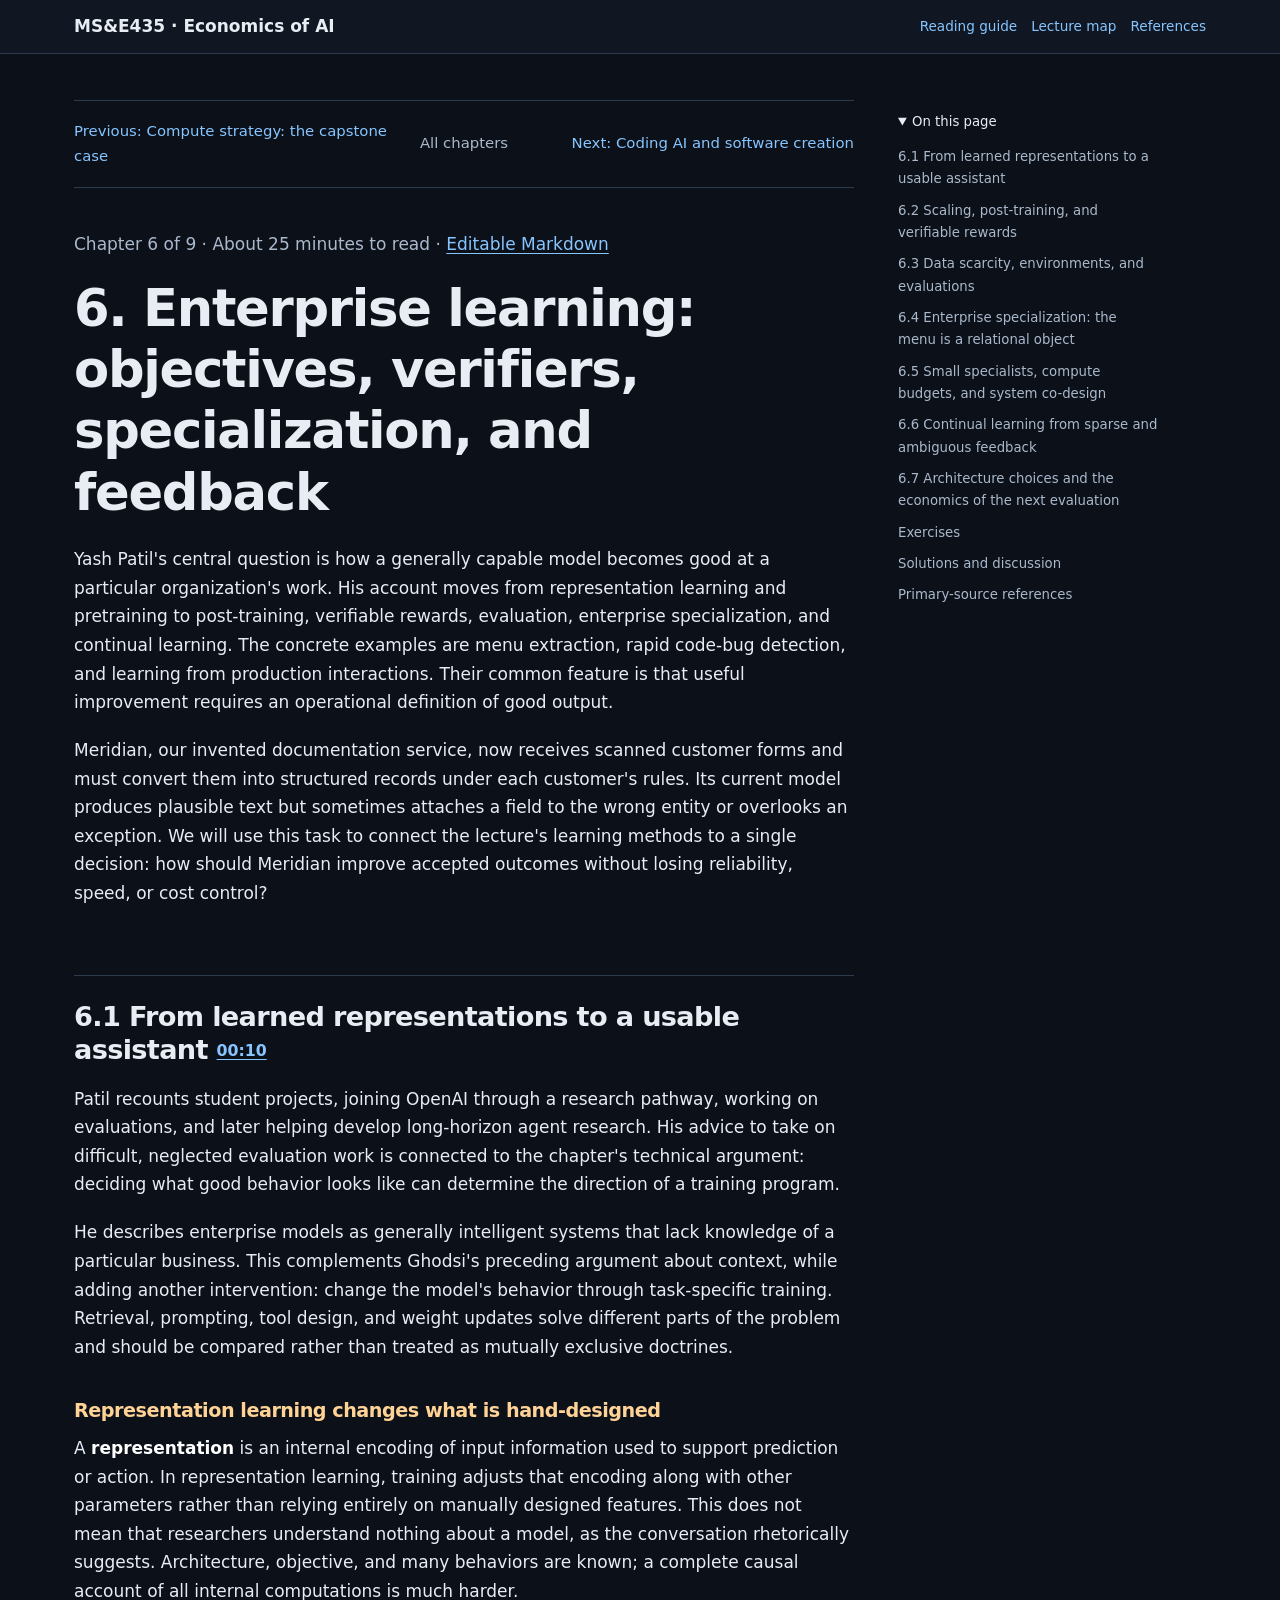
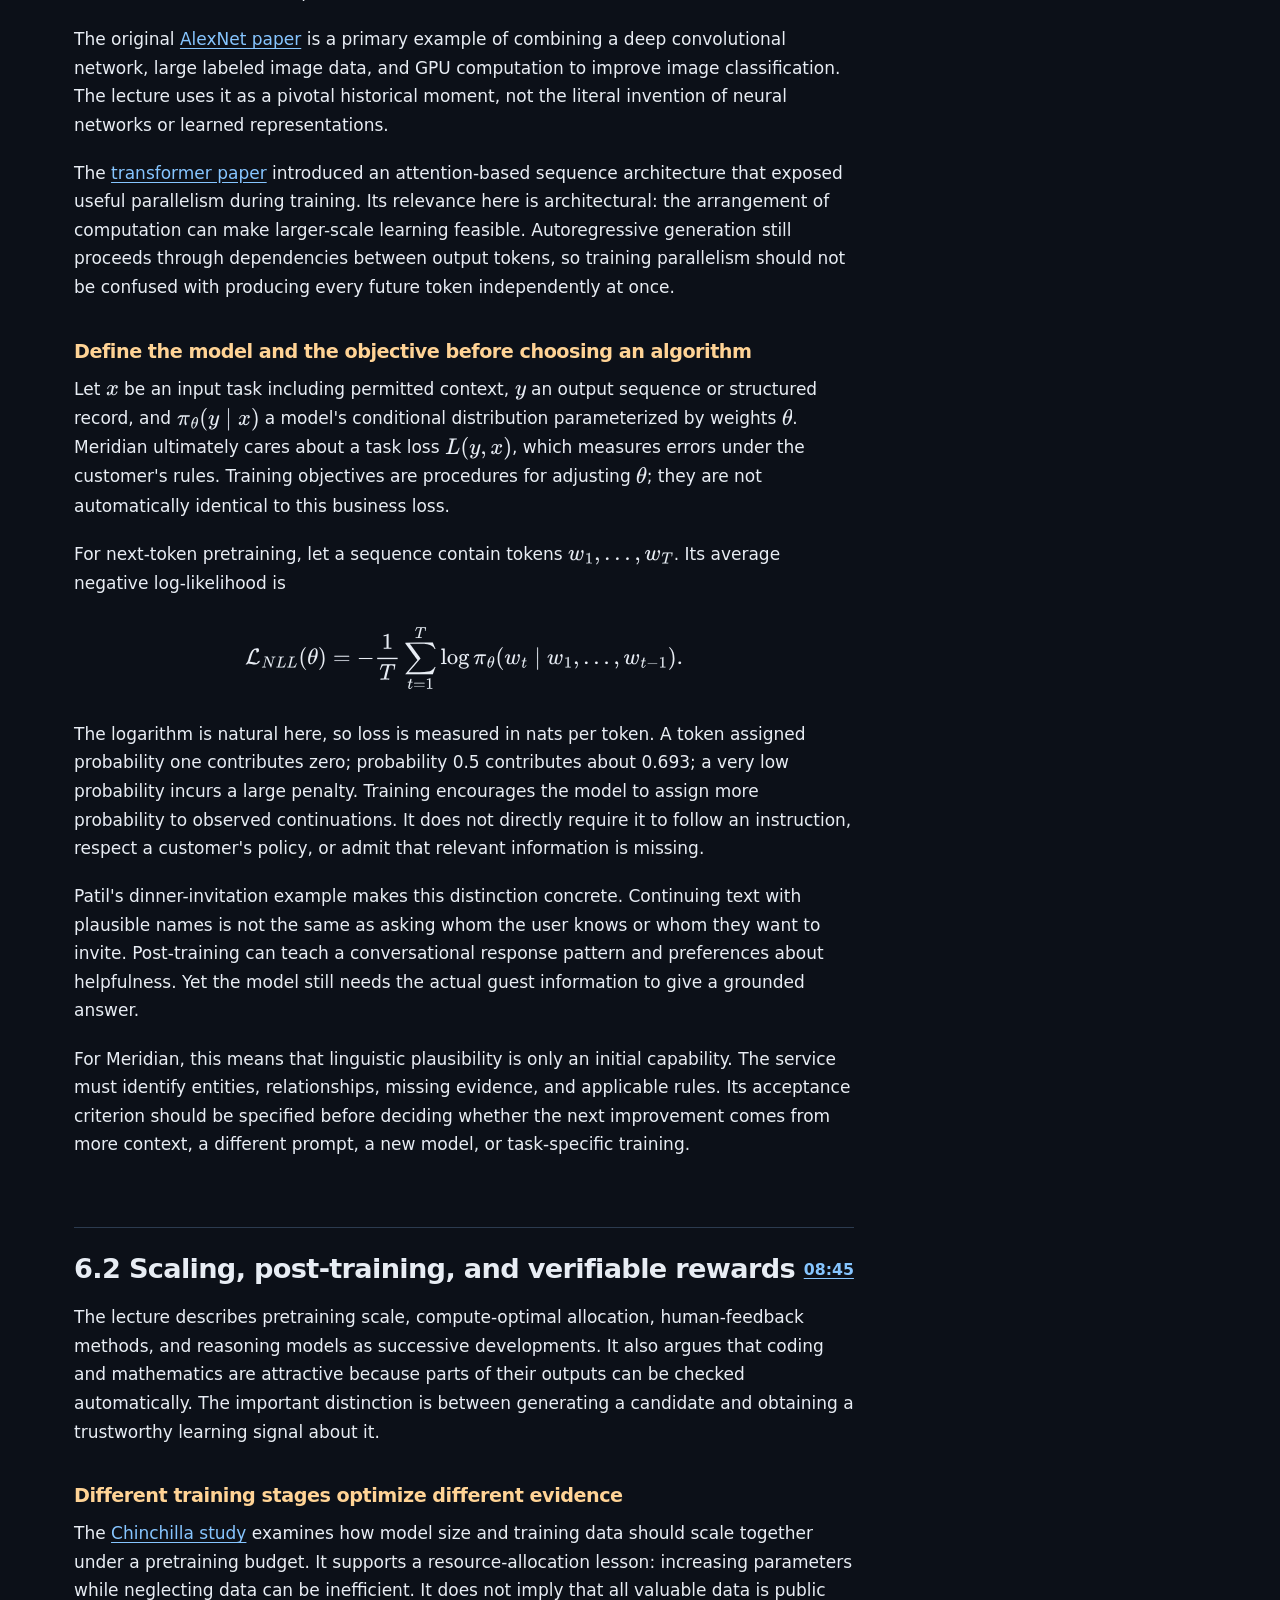
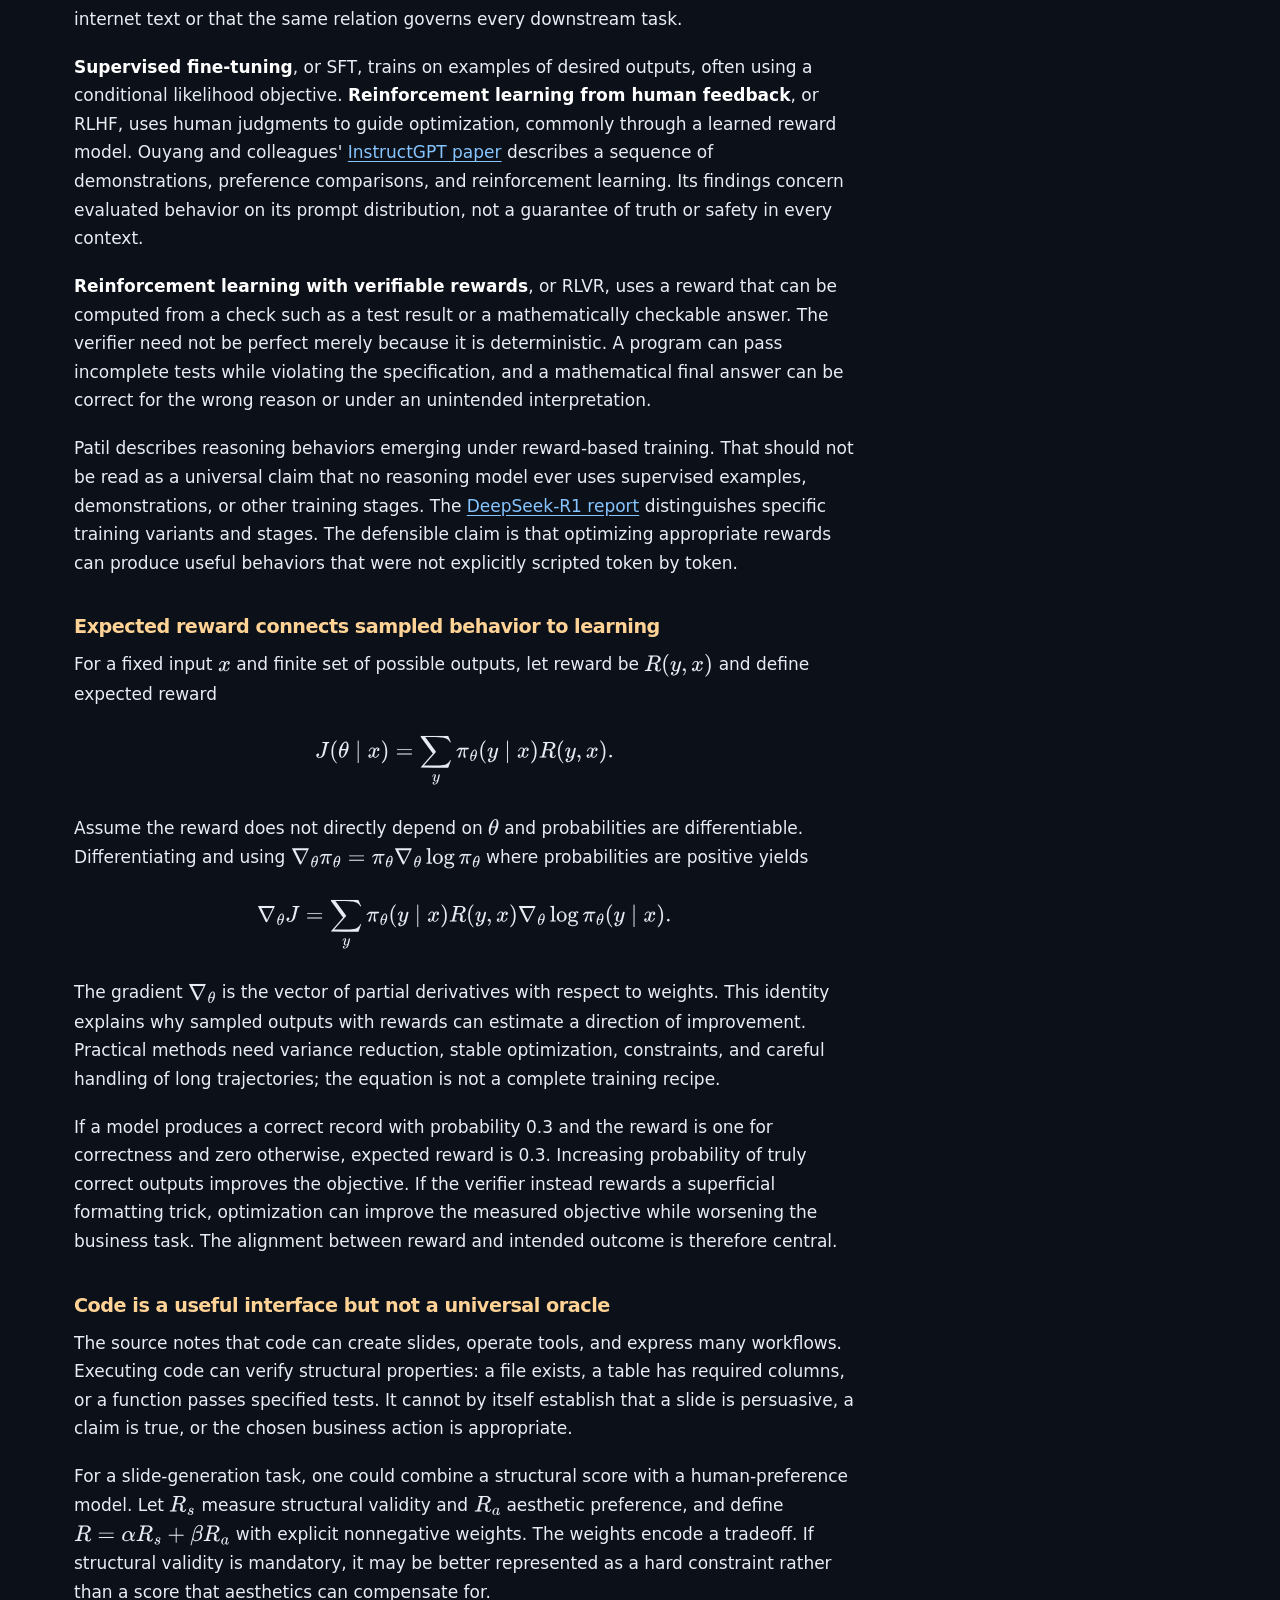
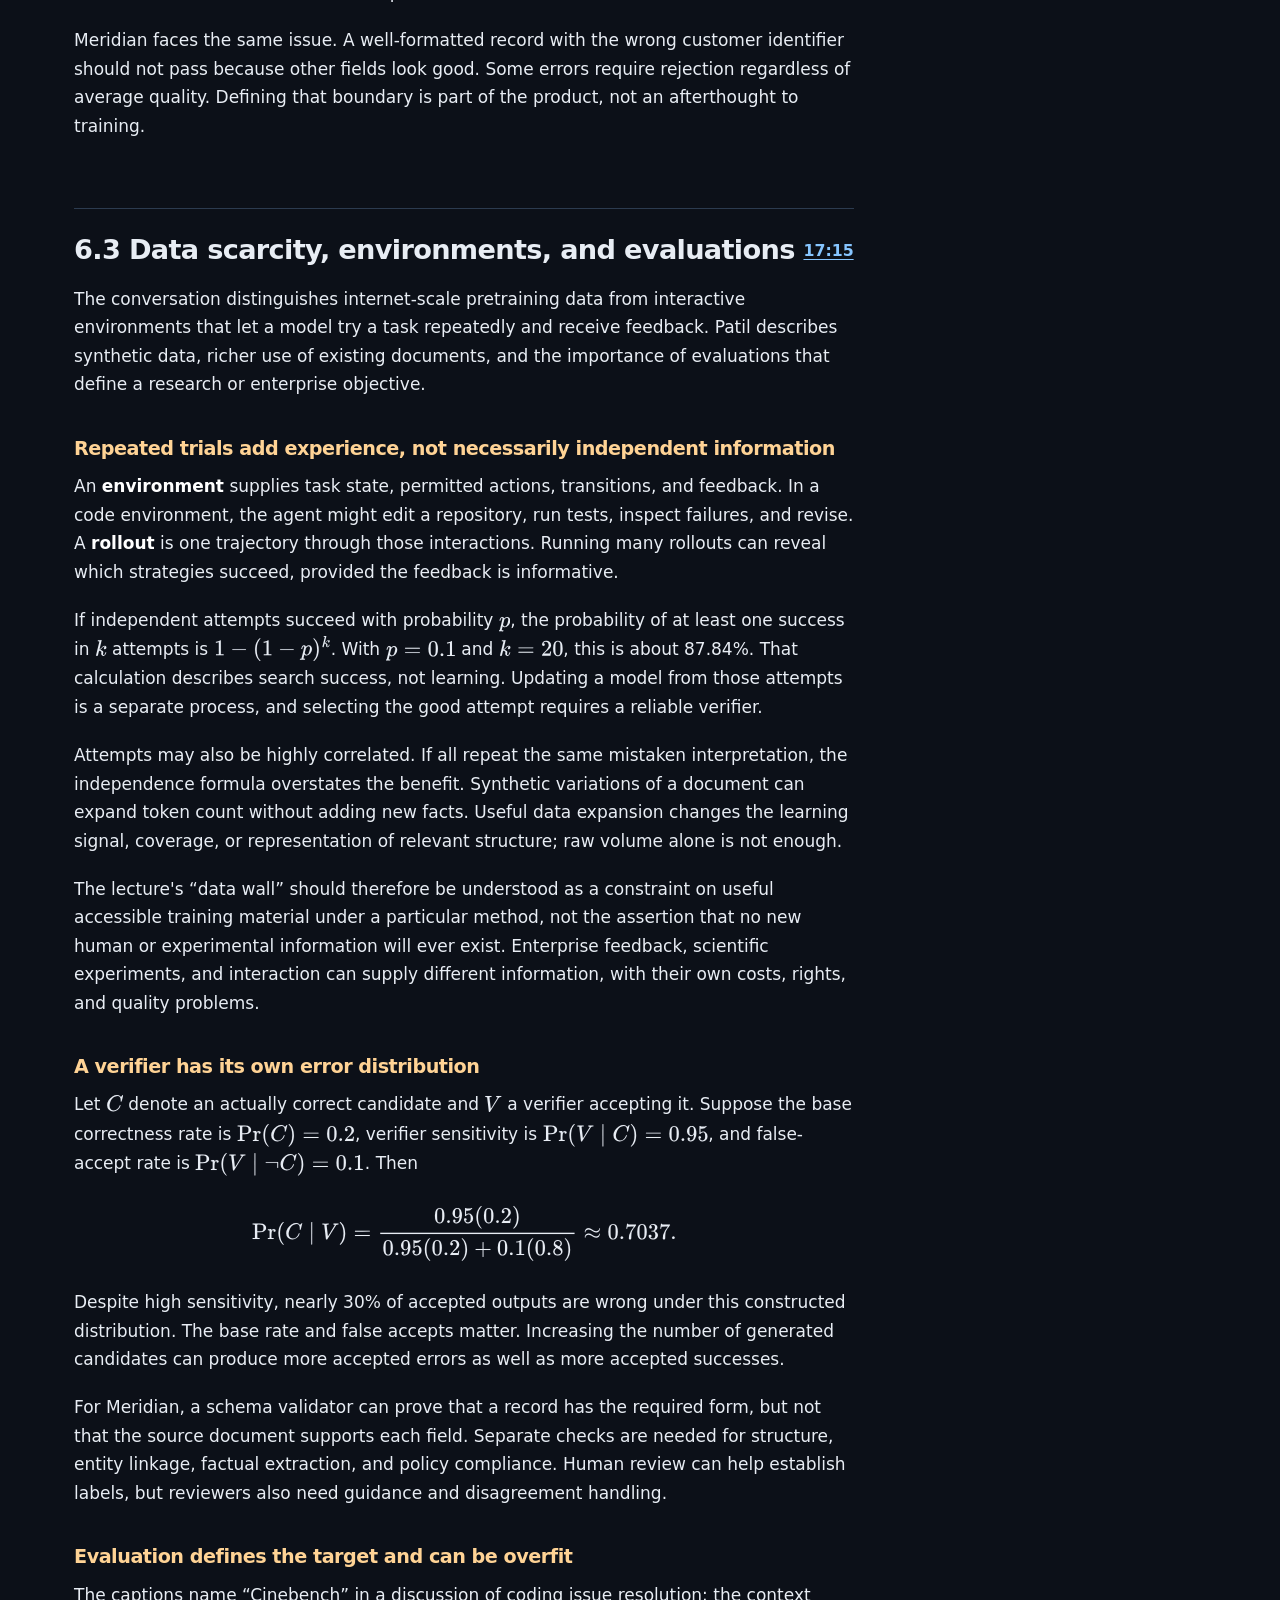
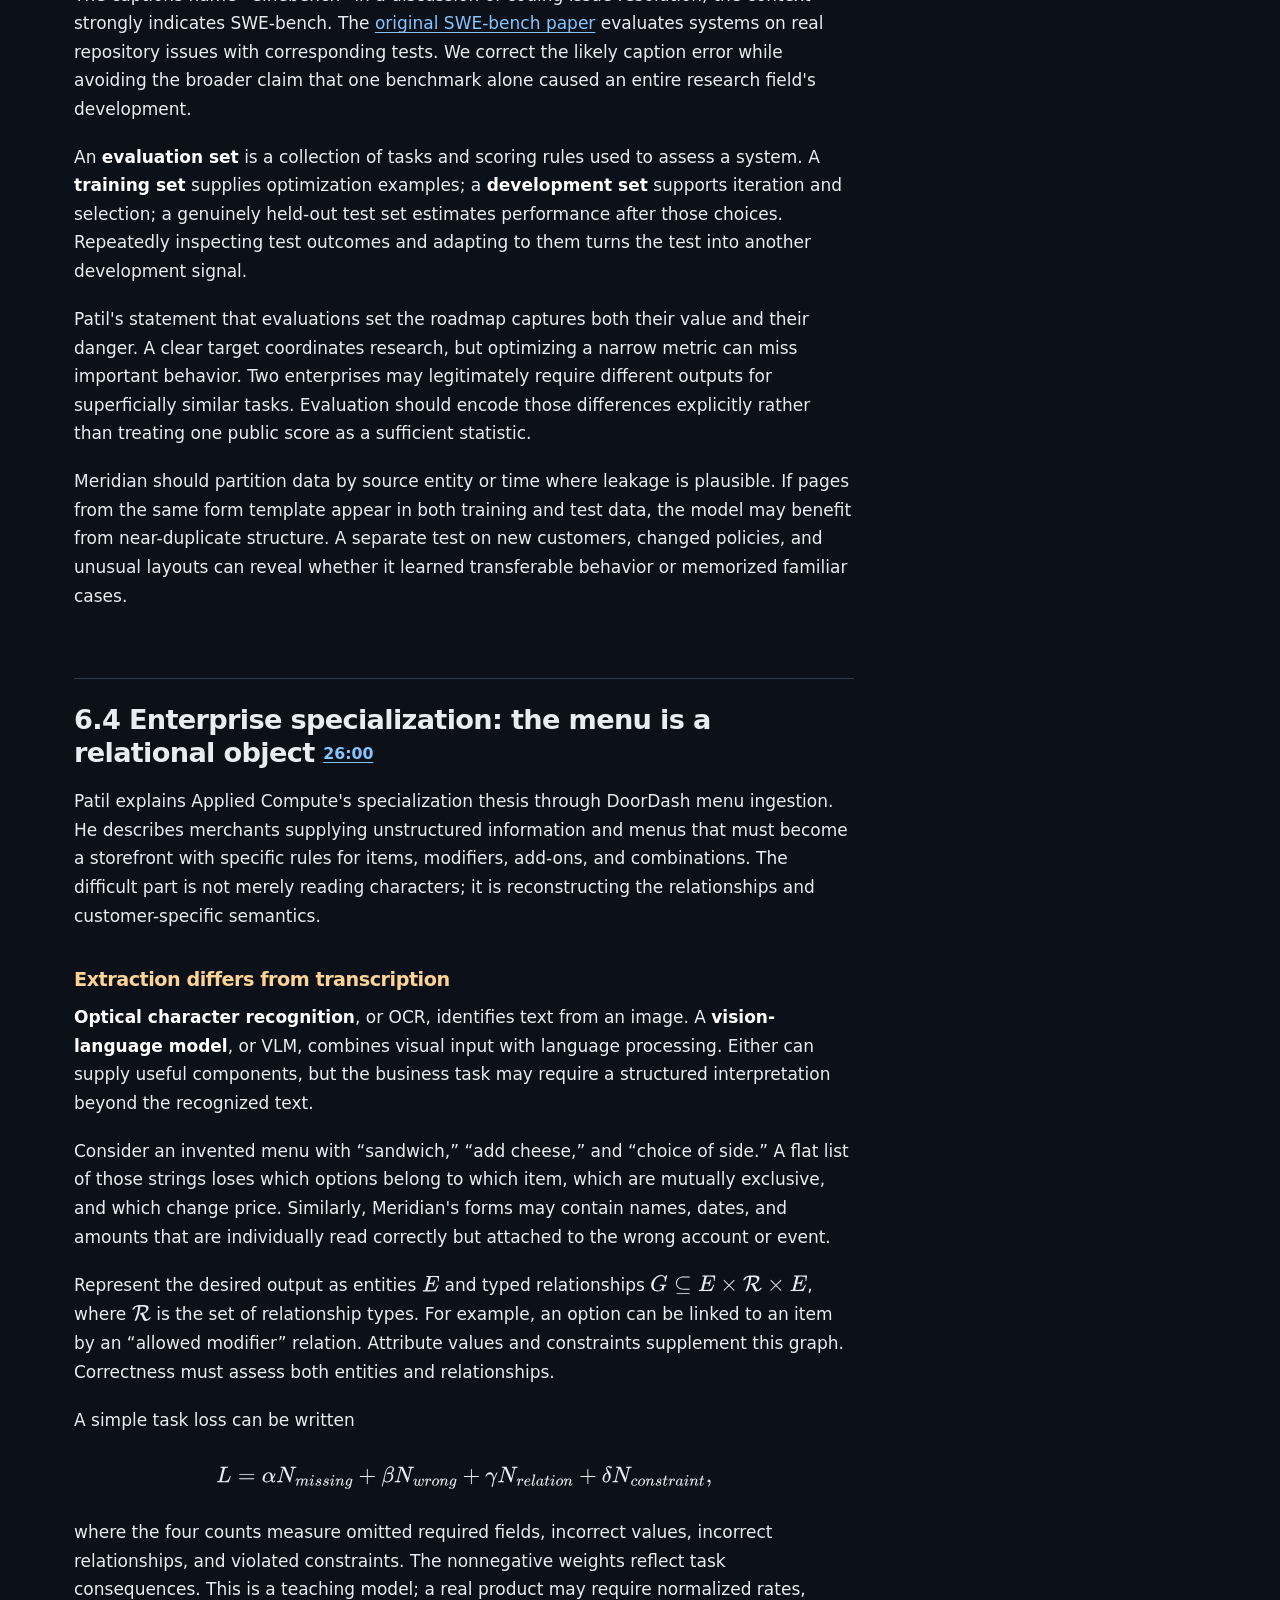
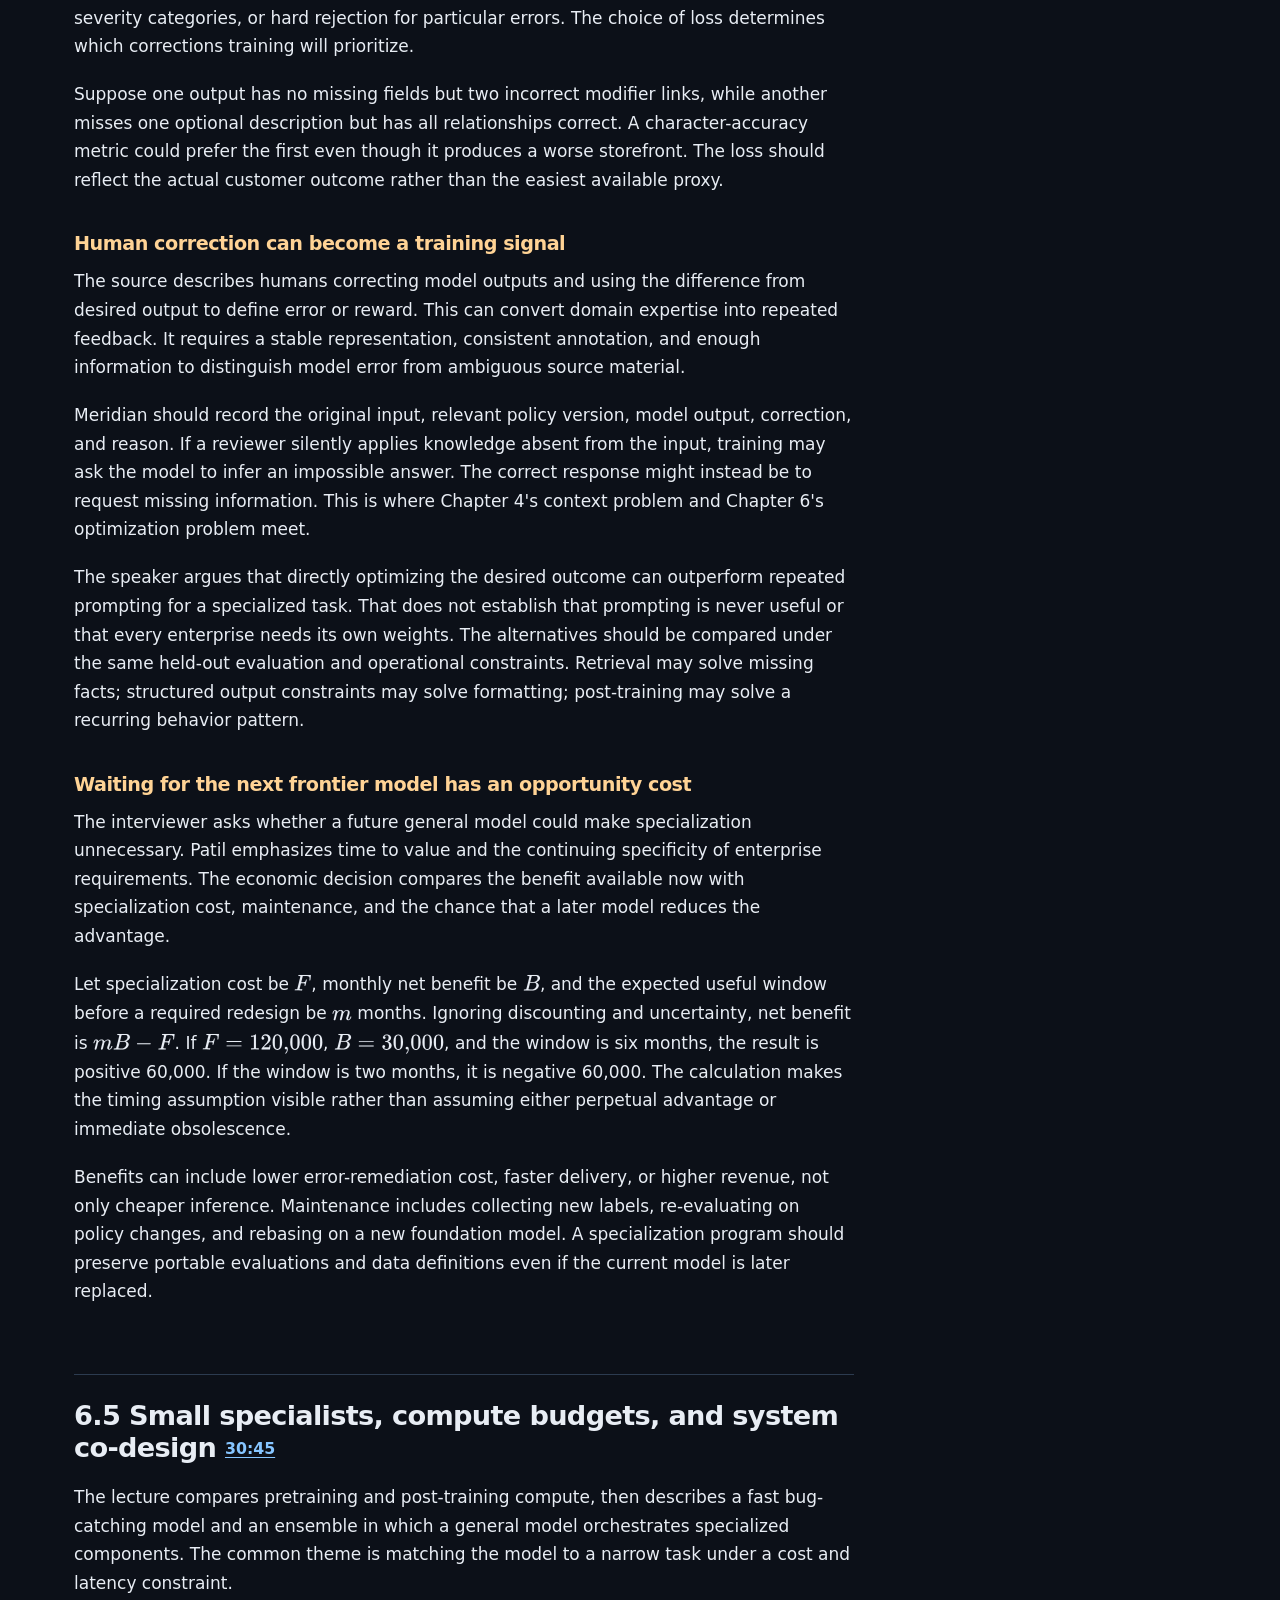
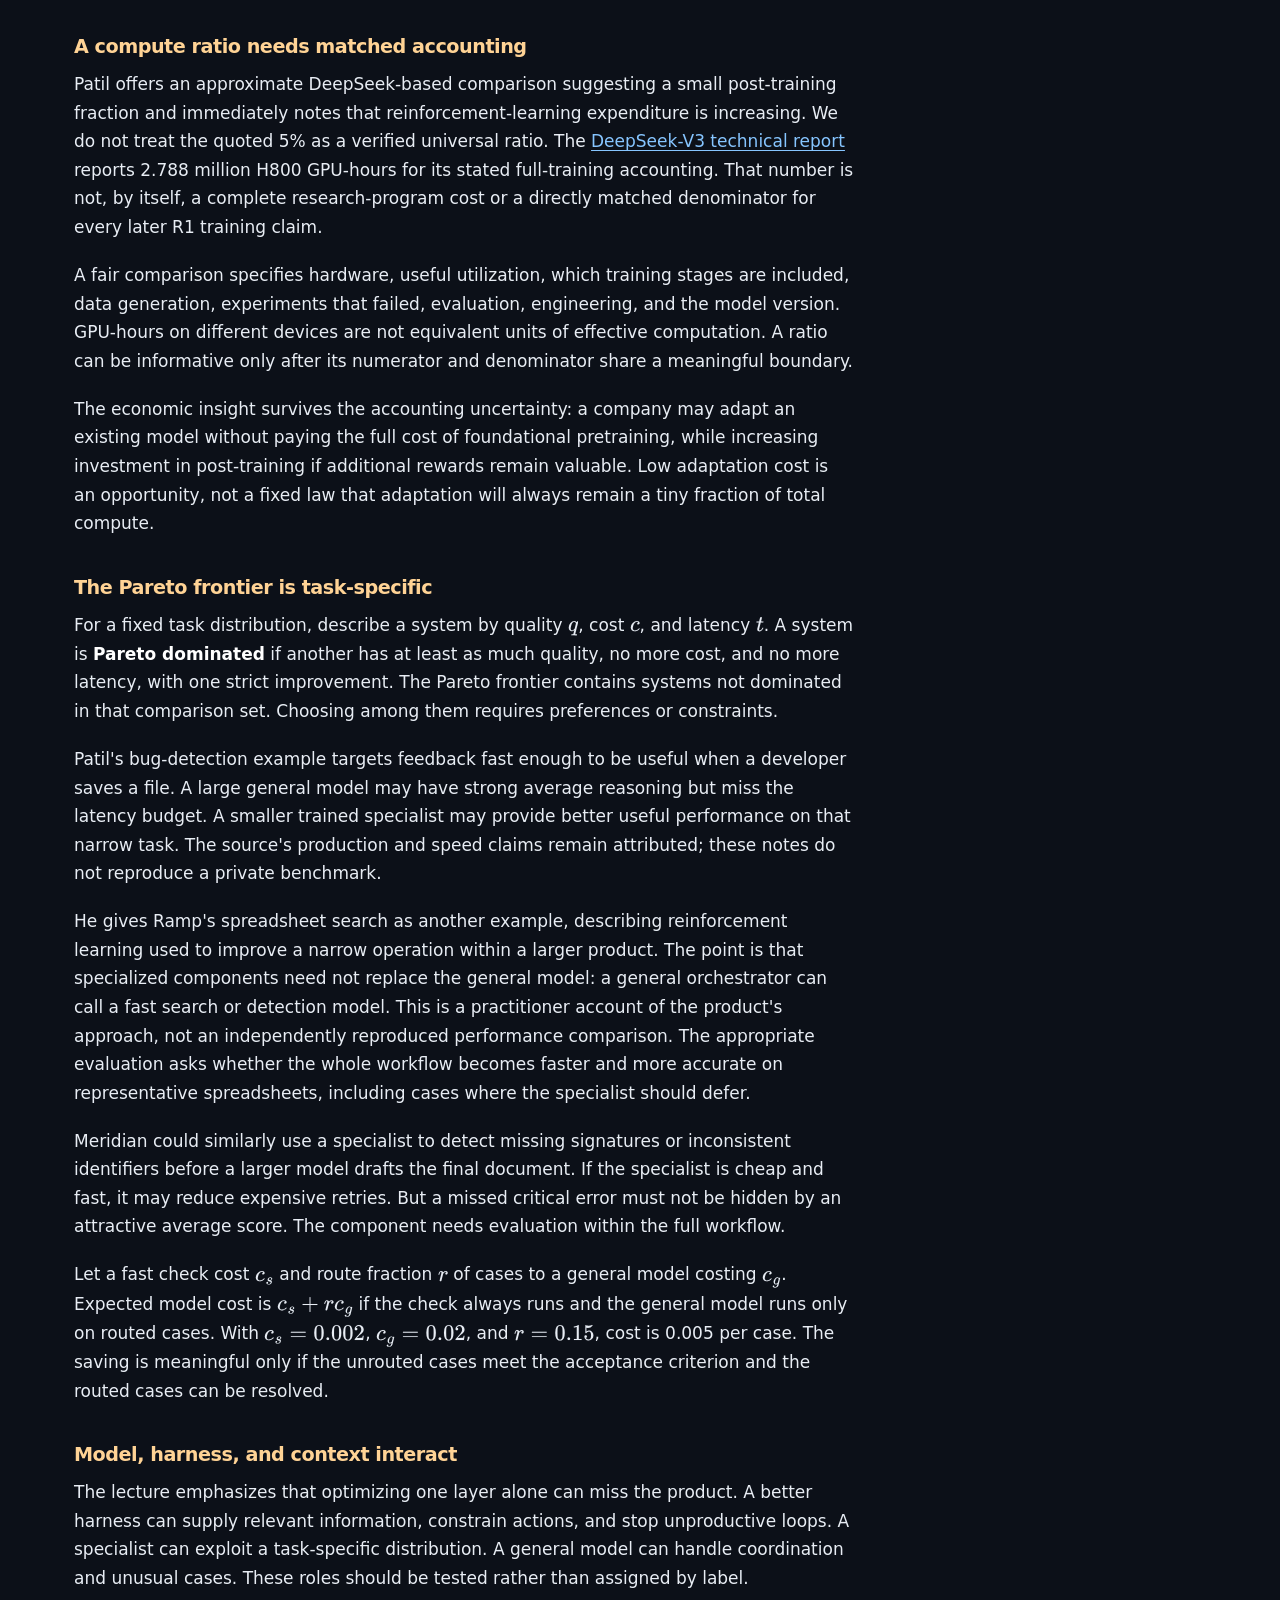
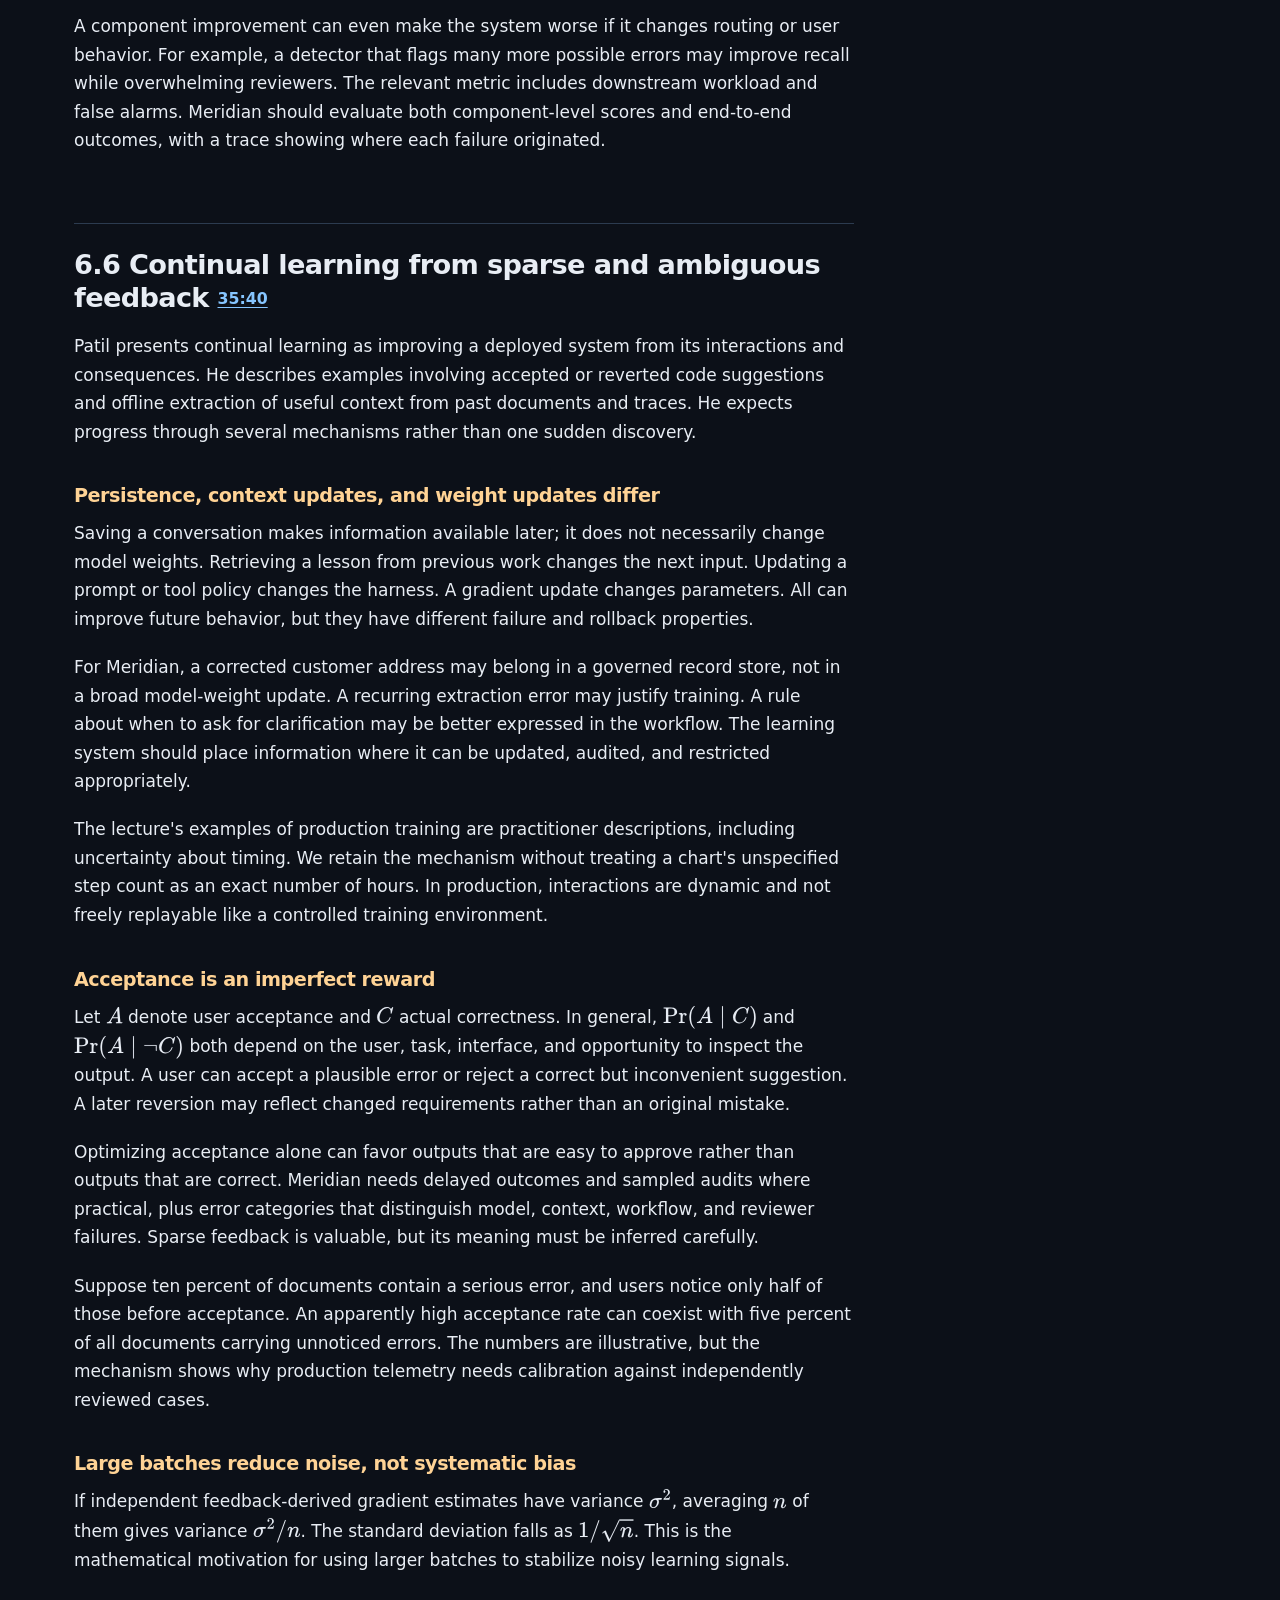
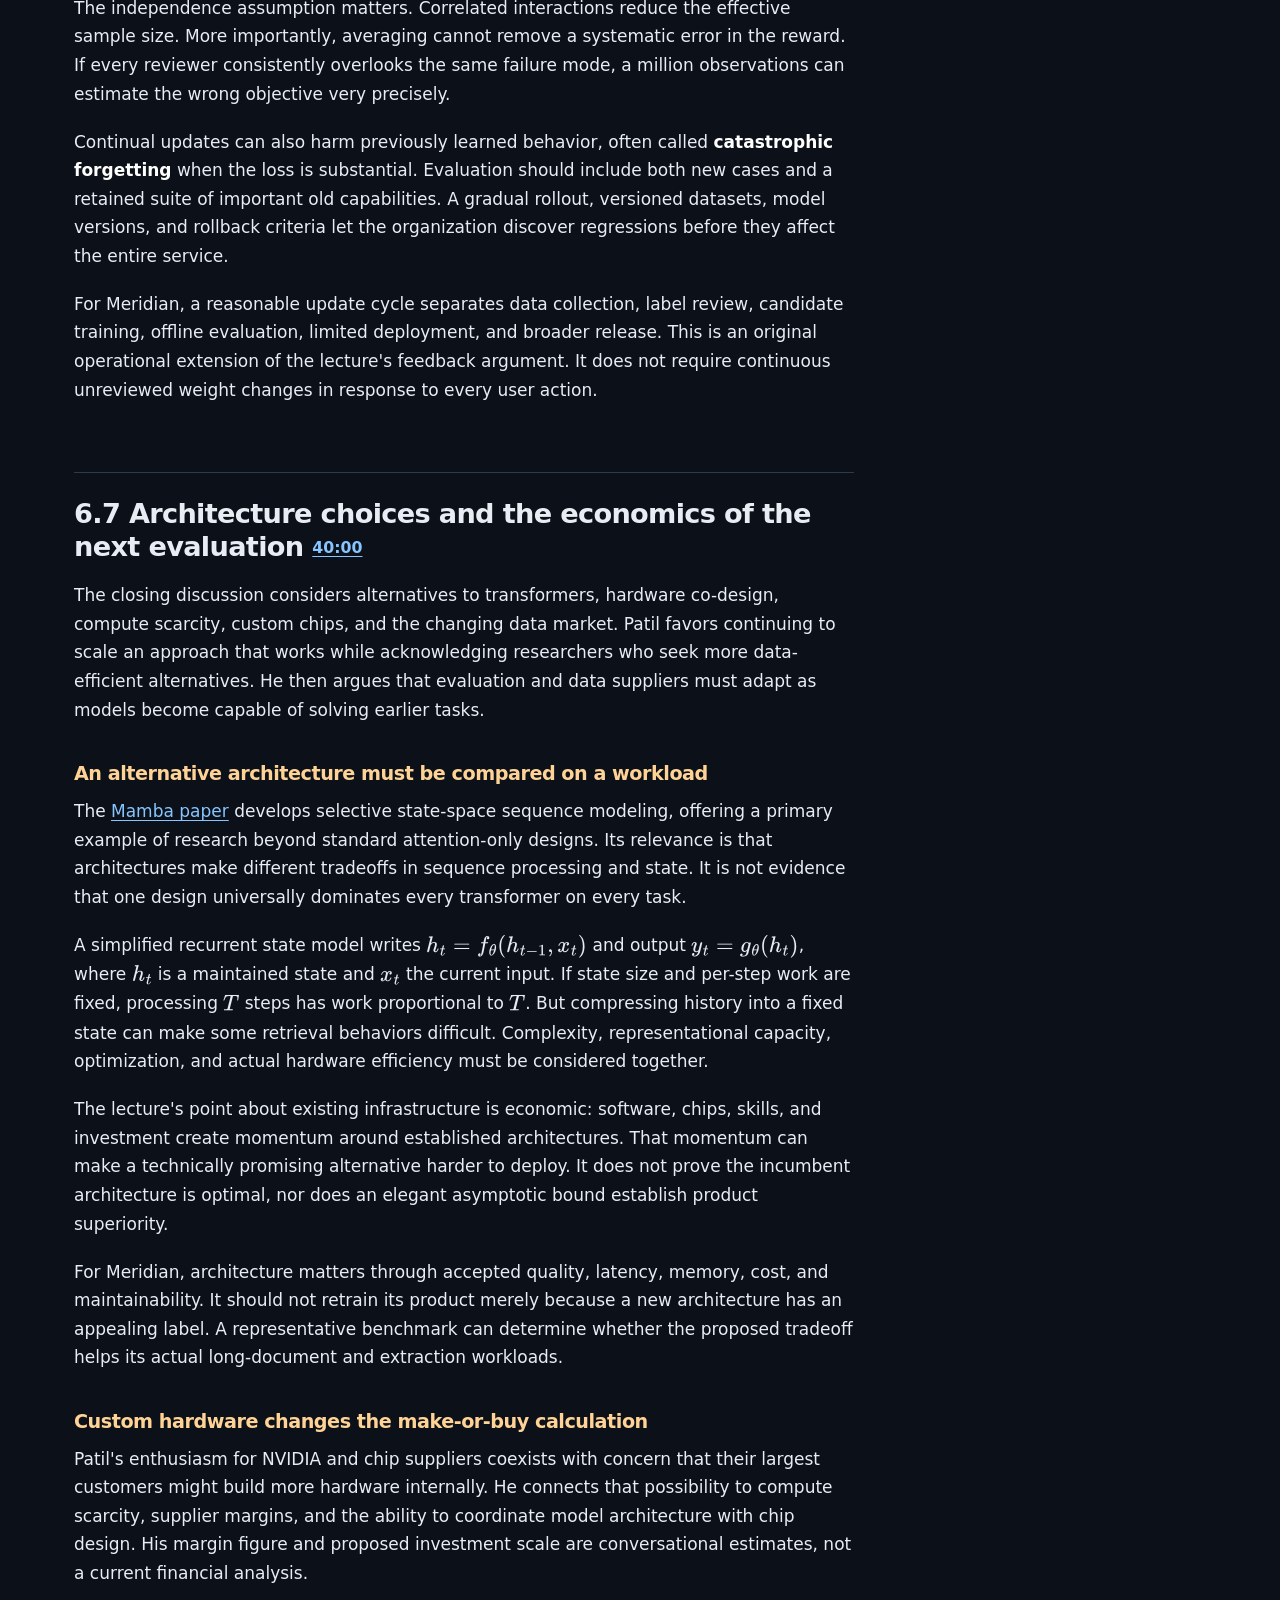
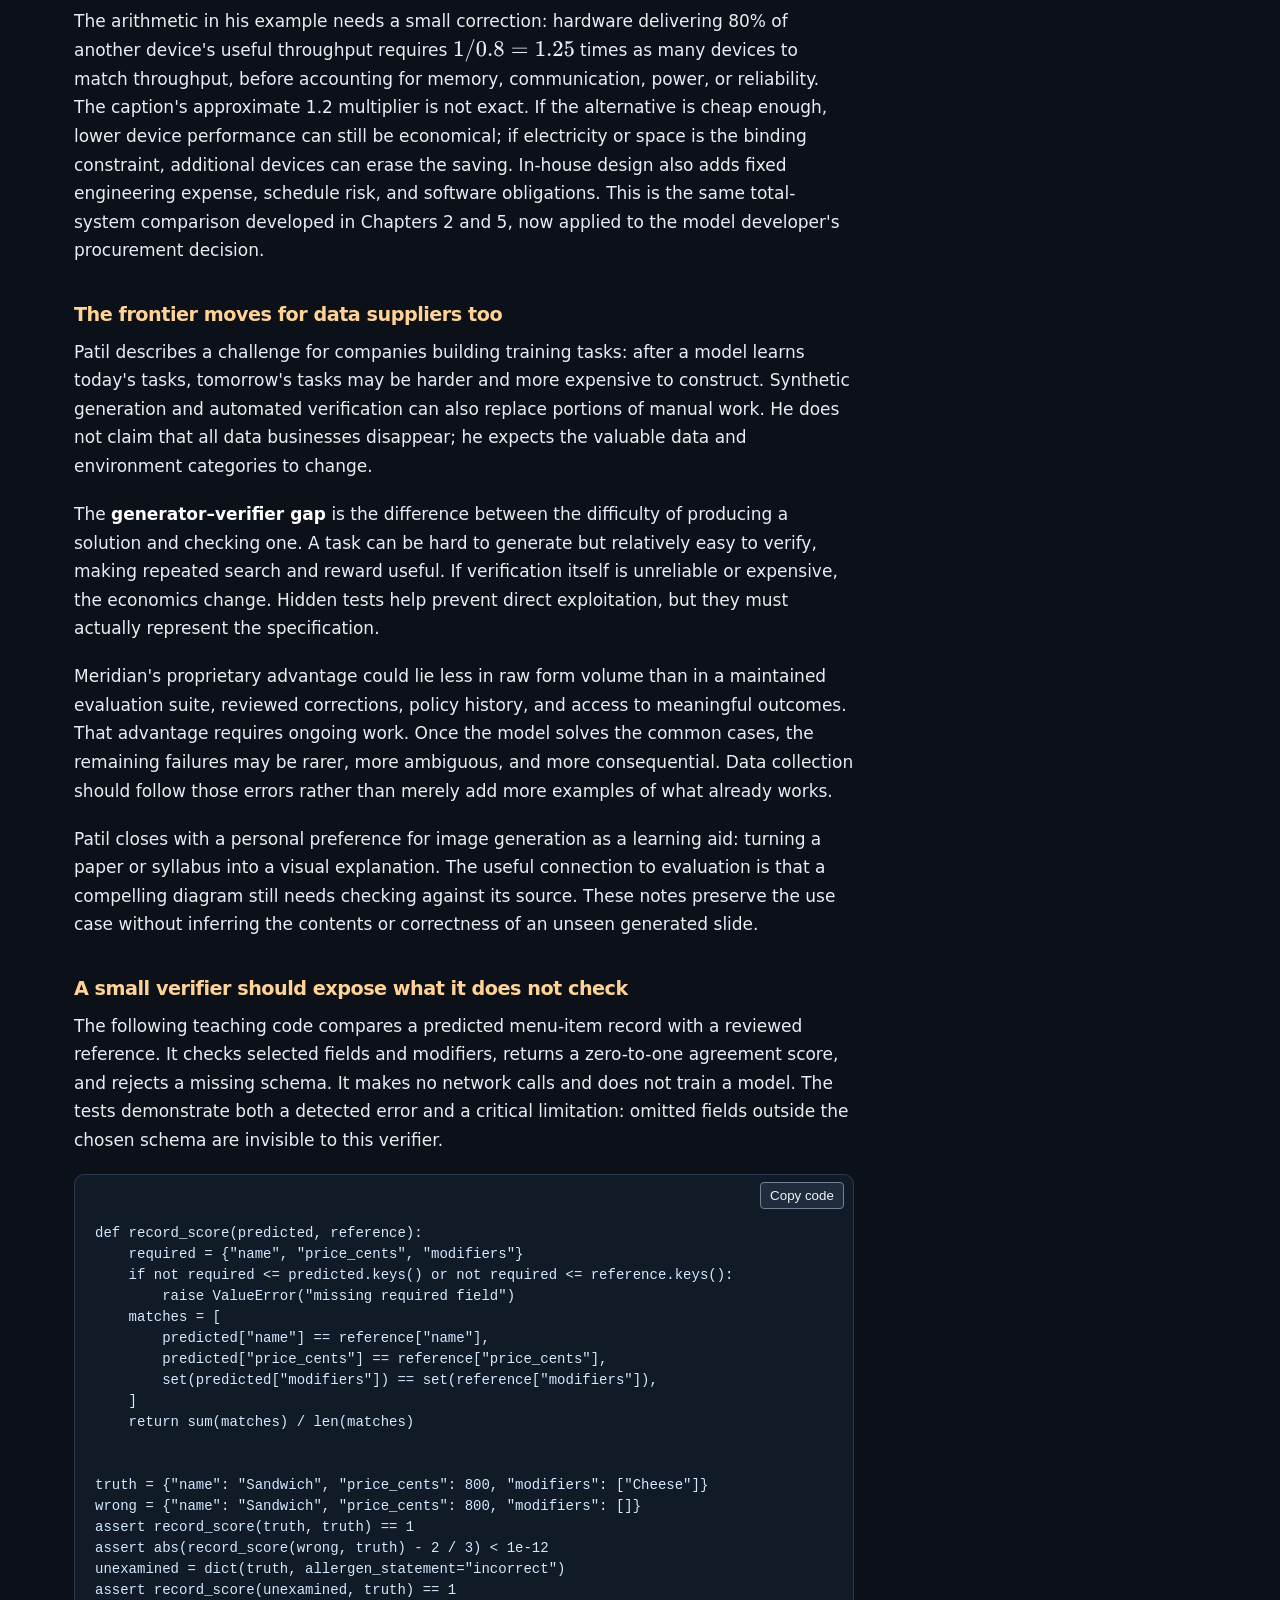
<file: docs/lecture-06.html>
<!DOCTYPE html>

<html lang="en"><head><meta charset="utf-8"/><meta content="width=device-width,initial-scale=1" name="viewport"/>
<title>Enterprise knowledge and specialization | MS&amp;E435 Study Notes</title><link href="assets/notes.css" rel="stylesheet"/>
<script>window.MathJax={tex:{inlineMath:[['$','$']],displayMath:[['$$','$$']]},options:{skipHtmlTags:['script','noscript','style','textarea','pre','code']}};</script>
<script defer="" src="assets/mathjax-tex-svg.js"></script><script defer="" src="assets/copy-code.js"></script></head>
<body><a class="skip" href="#main">Skip to content</a>
<header class="top"><div class="shell"><a class="brand" href="index.html">MS&amp;E435 · Economics of AI</a><nav aria-label="Site navigation"><a href="index.html">Reading guide</a><a href="source-map.html">Lecture map</a><a href="references.html">References</a></nav></div></header>
<div class="shell layout"><main class="main" id="main"><nav aria-label="Chapter navigation" class="chapter-nav"><a href="lecture-05.html">Previous: Compute strategy: the capstone case</a><a class="index" href="index.html">All chapters</a><a class="next" href="lecture-07.html">Next: Coding AI and software creation</a></nav><p class="meta">Chapter 6 of 9 · About 25 minutes to read · <a href="chapters/lecture-06.md">Editable Markdown</a></p><h1 id="6-enterprise-learning-objectives-verifiers-specialization-and-feedback">6. Enterprise learning: objectives, verifiers, specialization, and feedback</h1>
<p>Yash Patil's central question is how a generally capable model becomes good at a particular organization's work. His account moves from representation learning and pretraining to post-training, verifiable rewards, evaluation, enterprise specialization, and continual learning. The concrete examples are menu extraction, rapid code-bug detection, and learning from production interactions. Their common feature is that useful improvement requires an operational definition of good output.</p>
<p>Meridian, our invented documentation service, now receives scanned customer forms and must convert them into structured records under each customer's rules. Its current model produces plausible text but sometimes attaches a field to the wrong entity or overlooks an exception. We will use this task to connect the lecture's learning methods to a single decision: how should Meridian improve accepted outcomes without losing reliability, speed, or cost control?</p>
<h2 id="61-from-learned-representations-to-a-usable-assistant-0010">6.1 From learned representations to a usable assistant <a href="https://www.youtube.com/watch?v=LRGX-gTegVA&amp;t=10s">00:10</a></h2>
<p>Patil recounts student projects, joining OpenAI through a research pathway, working on evaluations, and later helping develop long-horizon agent research. His advice to take on difficult, neglected evaluation work is connected to the chapter's technical argument: deciding what good behavior looks like can determine the direction of a training program.</p>
<p>He describes enterprise models as generally intelligent systems that lack knowledge of a particular business. This complements Ghodsi's preceding argument about context, while adding another intervention: change the model's behavior through task-specific training. Retrieval, prompting, tool design, and weight updates solve different parts of the problem and should be compared rather than treated as mutually exclusive doctrines.</p>
<h3 id="representation-learning-changes-what-is-hand-designed">Representation learning changes what is hand-designed</h3>
<p>A <strong>representation</strong> is an internal encoding of input information used to support prediction or action. In representation learning, training adjusts that encoding along with other parameters rather than relying entirely on manually designed features. This does not mean that researchers understand nothing about a model, as the conversation rhetorically suggests. Architecture, objective, and many behaviors are known; a complete causal account of all internal computations is much harder.</p>
<p>The original <a href="https://papers.nips.cc/paper_files/paper/2012/hash/c399862d3b9d6b76c8436e924a68c45b-Abstract.html">AlexNet paper</a> is a primary example of combining a deep convolutional network, large labeled image data, and GPU computation to improve image classification. The lecture uses it as a pivotal historical moment, not the literal invention of neural networks or learned representations.</p>
<p>The <a href="https://arxiv.org/abs/1706.03762">transformer paper</a> introduced an attention-based sequence architecture that exposed useful parallelism during training. Its relevance here is architectural: the arrangement of computation can make larger-scale learning feasible. Autoregressive generation still proceeds through dependencies between output tokens, so training parallelism should not be confused with producing every future token independently at once.</p>
<h3 id="define-the-model-and-the-objective-before-choosing-an-algorithm">Define the model and the objective before choosing an algorithm</h3>
<p>Let $x$ be an input task including permitted context, $y$ an output sequence or structured record, and $\pi_\theta(y\mid x)$ a model's conditional distribution parameterized by weights $\theta$. Meridian ultimately cares about a task loss $L(y,x)$, which measures errors under the customer's rules. Training objectives are procedures for adjusting $\theta$; they are not automatically identical to this business loss.</p>
<p>For next-token pretraining, let a sequence contain tokens $w_1,\ldots,w_T$. Its average negative log-likelihood is</p>
<p>$$
\mathcal L_{NLL}(\theta)
=-\frac{1}{T}\sum_{t=1}^{T}
\log \pi_\theta(w_t\mid w_1,\ldots,w_{t-1}).
$$</p>
<p>The logarithm is natural here, so loss is measured in nats per token. A token assigned probability one contributes zero; probability 0.5 contributes about 0.693; a very low probability incurs a large penalty. Training encourages the model to assign more probability to observed continuations. It does not directly require it to follow an instruction, respect a customer's policy, or admit that relevant information is missing.</p>
<p>Patil's dinner-invitation example makes this distinction concrete. Continuing text with plausible names is not the same as asking whom the user knows or whom they want to invite. Post-training can teach a conversational response pattern and preferences about helpfulness. Yet the model still needs the actual guest information to give a grounded answer.</p>
<p>For Meridian, this means that linguistic plausibility is only an initial capability. The service must identify entities, relationships, missing evidence, and applicable rules. Its acceptance criterion should be specified before deciding whether the next improvement comes from more context, a different prompt, a new model, or task-specific training.</p>
<h2 id="62-scaling-post-training-and-verifiable-rewards-0845">6.2 Scaling, post-training, and verifiable rewards <a href="https://www.youtube.com/watch?v=LRGX-gTegVA&amp;t=525s">08:45</a></h2>
<p>The lecture describes pretraining scale, compute-optimal allocation, human-feedback methods, and reasoning models as successive developments. It also argues that coding and mathematics are attractive because parts of their outputs can be checked automatically. The important distinction is between generating a candidate and obtaining a trustworthy learning signal about it.</p>
<h3 id="different-training-stages-optimize-different-evidence">Different training stages optimize different evidence</h3>
<p>The <a href="https://arxiv.org/abs/2203.15556">Chinchilla study</a> examines how model size and training data should scale together under a pretraining budget. It supports a resource-allocation lesson: increasing parameters while neglecting data can be inefficient. It does not imply that all valuable data is public internet text or that the same relation governs every downstream task.</p>
<p><strong>Supervised fine-tuning</strong>, or SFT, trains on examples of desired outputs, often using a conditional likelihood objective. <strong>Reinforcement learning from human feedback</strong>, or RLHF, uses human judgments to guide optimization, commonly through a learned reward model. Ouyang and colleagues' <a href="https://arxiv.org/abs/2203.02155">InstructGPT paper</a> describes a sequence of demonstrations, preference comparisons, and reinforcement learning. Its findings concern evaluated behavior on its prompt distribution, not a guarantee of truth or safety in every context.</p>
<p><strong>Reinforcement learning with verifiable rewards</strong>, or RLVR, uses a reward that can be computed from a check such as a test result or a mathematically checkable answer. The verifier need not be perfect merely because it is deterministic. A program can pass incomplete tests while violating the specification, and a mathematical final answer can be correct for the wrong reason or under an unintended interpretation.</p>
<p>Patil describes reasoning behaviors emerging under reward-based training. That should not be read as a universal claim that no reasoning model ever uses supervised examples, demonstrations, or other training stages. The <a href="https://arxiv.org/abs/2501.12948">DeepSeek-R1 report</a> distinguishes specific training variants and stages. The defensible claim is that optimizing appropriate rewards can produce useful behaviors that were not explicitly scripted token by token.</p>
<h3 id="expected-reward-connects-sampled-behavior-to-learning">Expected reward connects sampled behavior to learning</h3>
<p>For a fixed input $x$ and finite set of possible outputs, let reward be $R(y,x)$ and define expected reward</p>
<p>$$
J(\theta\mid x)=\sum_y\pi_\theta(y\mid x)R(y,x).
$$</p>
<p>Assume the reward does not directly depend on $\theta$ and probabilities are differentiable. Differentiating and using $\nabla_\theta\pi_\theta=\pi_\theta\nabla_\theta\log\pi_\theta$ where probabilities are positive yields</p>
<p>$$
\nabla_\theta J
=\sum_y\pi_\theta(y\mid x)R(y,x)
\nabla_\theta\log\pi_\theta(y\mid x).
$$</p>
<p>The gradient $\nabla_\theta$ is the vector of partial derivatives with respect to weights. This identity explains why sampled outputs with rewards can estimate a direction of improvement. Practical methods need variance reduction, stable optimization, constraints, and careful handling of long trajectories; the equation is not a complete training recipe.</p>
<p>If a model produces a correct record with probability 0.3 and the reward is one for correctness and zero otherwise, expected reward is 0.3. Increasing probability of truly correct outputs improves the objective. If the verifier instead rewards a superficial formatting trick, optimization can improve the measured objective while worsening the business task. The alignment between reward and intended outcome is therefore central.</p>
<h3 id="code-is-a-useful-interface-but-not-a-universal-oracle">Code is a useful interface but not a universal oracle</h3>
<p>The source notes that code can create slides, operate tools, and express many workflows. Executing code can verify structural properties: a file exists, a table has required columns, or a function passes specified tests. It cannot by itself establish that a slide is persuasive, a claim is true, or the chosen business action is appropriate.</p>
<p>For a slide-generation task, one could combine a structural score with a human-preference model. Let $R_s$ measure structural validity and $R_a$ aesthetic preference, and define $R=\alpha R_s+\beta R_a$ with explicit nonnegative weights. The weights encode a tradeoff. If structural validity is mandatory, it may be better represented as a hard constraint rather than a score that aesthetics can compensate for.</p>
<p>Meridian faces the same issue. A well-formatted record with the wrong customer identifier should not pass because other fields look good. Some errors require rejection regardless of average quality. Defining that boundary is part of the product, not an afterthought to training.</p>
<h2 id="63-data-scarcity-environments-and-evaluations-1715">6.3 Data scarcity, environments, and evaluations <a href="https://www.youtube.com/watch?v=LRGX-gTegVA&amp;t=1035s">17:15</a></h2>
<p>The conversation distinguishes internet-scale pretraining data from interactive environments that let a model try a task repeatedly and receive feedback. Patil describes synthetic data, richer use of existing documents, and the importance of evaluations that define a research or enterprise objective.</p>
<h3 id="repeated-trials-add-experience-not-necessarily-independent-information">Repeated trials add experience, not necessarily independent information</h3>
<p>An <strong>environment</strong> supplies task state, permitted actions, transitions, and feedback. In a code environment, the agent might edit a repository, run tests, inspect failures, and revise. A <strong>rollout</strong> is one trajectory through those interactions. Running many rollouts can reveal which strategies succeed, provided the feedback is informative.</p>
<p>If independent attempts succeed with probability $p$, the probability of at least one success in $k$ attempts is $1-(1-p)^k$. With $p=0.1$ and $k=20$, this is about 87.84%. That calculation describes search success, not learning. Updating a model from those attempts is a separate process, and selecting the good attempt requires a reliable verifier.</p>
<p>Attempts may also be highly correlated. If all repeat the same mistaken interpretation, the independence formula overstates the benefit. Synthetic variations of a document can expand token count without adding new facts. Useful data expansion changes the learning signal, coverage, or representation of relevant structure; raw volume alone is not enough.</p>
<p>The lecture's “data wall” should therefore be understood as a constraint on useful accessible training material under a particular method, not the assertion that no new human or experimental information will ever exist. Enterprise feedback, scientific experiments, and interaction can supply different information, with their own costs, rights, and quality problems.</p>
<h3 id="a-verifier-has-its-own-error-distribution">A verifier has its own error distribution</h3>
<p>Let $C$ denote an actually correct candidate and $V$ a verifier accepting it. Suppose the base correctness rate is $\Pr(C)=0.2$, verifier sensitivity is $\Pr(V\mid C)=0.95$, and false-accept rate is $\Pr(V\mid\neg C)=0.1$. Then</p>
<p>$$
\Pr(C\mid V)=
\frac{0.95(0.2)}{0.95(0.2)+0.1(0.8)}
\approx0.7037.
$$</p>
<p>Despite high sensitivity, nearly 30% of accepted outputs are wrong under this constructed distribution. The base rate and false accepts matter. Increasing the number of generated candidates can produce more accepted errors as well as more accepted successes.</p>
<p>For Meridian, a schema validator can prove that a record has the required form, but not that the source document supports each field. Separate checks are needed for structure, entity linkage, factual extraction, and policy compliance. Human review can help establish labels, but reviewers also need guidance and disagreement handling.</p>
<h3 id="evaluation-defines-the-target-and-can-be-overfit">Evaluation defines the target and can be overfit</h3>
<p>The captions name “Cinebench” in a discussion of coding issue resolution; the context strongly indicates SWE-bench. The <a href="https://arxiv.org/abs/2310.06770">original SWE-bench paper</a> evaluates systems on real repository issues with corresponding tests. We correct the likely caption error while avoiding the broader claim that one benchmark alone caused an entire research field's development.</p>
<p>An <strong>evaluation set</strong> is a collection of tasks and scoring rules used to assess a system. A <strong>training set</strong> supplies optimization examples; a <strong>development set</strong> supports iteration and selection; a genuinely held-out test set estimates performance after those choices. Repeatedly inspecting test outcomes and adapting to them turns the test into another development signal.</p>
<p>Patil's statement that evaluations set the roadmap captures both their value and their danger. A clear target coordinates research, but optimizing a narrow metric can miss important behavior. Two enterprises may legitimately require different outputs for superficially similar tasks. Evaluation should encode those differences explicitly rather than treating one public score as a sufficient statistic.</p>
<p>Meridian should partition data by source entity or time where leakage is plausible. If pages from the same form template appear in both training and test data, the model may benefit from near-duplicate structure. A separate test on new customers, changed policies, and unusual layouts can reveal whether it learned transferable behavior or memorized familiar cases.</p>
<h2 id="64-enterprise-specialization-the-menu-is-a-relational-object-2600">6.4 Enterprise specialization: the menu is a relational object <a href="https://www.youtube.com/watch?v=LRGX-gTegVA&amp;t=1560s">26:00</a></h2>
<p>Patil explains Applied Compute's specialization thesis through DoorDash menu ingestion. He describes merchants supplying unstructured information and menus that must become a storefront with specific rules for items, modifiers, add-ons, and combinations. The difficult part is not merely reading characters; it is reconstructing the relationships and customer-specific semantics.</p>
<h3 id="extraction-differs-from-transcription">Extraction differs from transcription</h3>
<p><strong>Optical character recognition</strong>, or OCR, identifies text from an image. A <strong>vision-language model</strong>, or VLM, combines visual input with language processing. Either can supply useful components, but the business task may require a structured interpretation beyond the recognized text.</p>
<p>Consider an invented menu with “sandwich,” “add cheese,” and “choice of side.” A flat list of those strings loses which options belong to which item, which are mutually exclusive, and which change price. Similarly, Meridian's forms may contain names, dates, and amounts that are individually read correctly but attached to the wrong account or event.</p>
<p>Represent the desired output as entities $E$ and typed relationships $G\subseteq E\times\mathcal R\times E$, where $\mathcal R$ is the set of relationship types. For example, an option can be linked to an item by an “allowed modifier” relation. Attribute values and constraints supplement this graph. Correctness must assess both entities and relationships.</p>
<p>A simple task loss can be written</p>
<p>$$
L=\alpha N_{missing}+\beta N_{wrong}+\gamma N_{relation}
+\delta N_{constraint},
$$</p>
<p>where the four counts measure omitted required fields, incorrect values, incorrect relationships, and violated constraints. The nonnegative weights reflect task consequences. This is a teaching model; a real product may require normalized rates, severity categories, or hard rejection for particular errors. The choice of loss determines which corrections training will prioritize.</p>
<p>Suppose one output has no missing fields but two incorrect modifier links, while another misses one optional description but has all relationships correct. A character-accuracy metric could prefer the first even though it produces a worse storefront. The loss should reflect the actual customer outcome rather than the easiest available proxy.</p>
<h3 id="human-correction-can-become-a-training-signal">Human correction can become a training signal</h3>
<p>The source describes humans correcting model outputs and using the difference from desired output to define error or reward. This can convert domain expertise into repeated feedback. It requires a stable representation, consistent annotation, and enough information to distinguish model error from ambiguous source material.</p>
<p>Meridian should record the original input, relevant policy version, model output, correction, and reason. If a reviewer silently applies knowledge absent from the input, training may ask the model to infer an impossible answer. The correct response might instead be to request missing information. This is where Chapter 4's context problem and Chapter 6's optimization problem meet.</p>
<p>The speaker argues that directly optimizing the desired outcome can outperform repeated prompting for a specialized task. That does not establish that prompting is never useful or that every enterprise needs its own weights. The alternatives should be compared under the same held-out evaluation and operational constraints. Retrieval may solve missing facts; structured output constraints may solve formatting; post-training may solve a recurring behavior pattern.</p>
<h3 id="waiting-for-the-next-frontier-model-has-an-opportunity-cost">Waiting for the next frontier model has an opportunity cost</h3>
<p>The interviewer asks whether a future general model could make specialization unnecessary. Patil emphasizes time to value and the continuing specificity of enterprise requirements. The economic decision compares the benefit available now with specialization cost, maintenance, and the chance that a later model reduces the advantage.</p>
<p>Let specialization cost be $F$, monthly net benefit be $B$, and the expected useful window before a required redesign be $m$ months. Ignoring discounting and uncertainty, net benefit is $mB-F$. If $F=120{,}000$, $B=30{,}000$, and the window is six months, the result is positive 60,000. If the window is two months, it is negative 60,000. The calculation makes the timing assumption visible rather than assuming either perpetual advantage or immediate obsolescence.</p>
<p>Benefits can include lower error-remediation cost, faster delivery, or higher revenue, not only cheaper inference. Maintenance includes collecting new labels, re-evaluating on policy changes, and rebasing on a new foundation model. A specialization program should preserve portable evaluations and data definitions even if the current model is later replaced.</p>
<h2 id="65-small-specialists-compute-budgets-and-system-co-design-3045">6.5 Small specialists, compute budgets, and system co-design <a href="https://www.youtube.com/watch?v=LRGX-gTegVA&amp;t=1845s">30:45</a></h2>
<p>The lecture compares pretraining and post-training compute, then describes a fast bug-catching model and an ensemble in which a general model orchestrates specialized components. The common theme is matching the model to a narrow task under a cost and latency constraint.</p>
<h3 id="a-compute-ratio-needs-matched-accounting">A compute ratio needs matched accounting</h3>
<p>Patil offers an approximate DeepSeek-based comparison suggesting a small post-training fraction and immediately notes that reinforcement-learning expenditure is increasing. We do not treat the quoted 5% as a verified universal ratio. The <a href="https://arxiv.org/abs/2412.19437">DeepSeek-V3 technical report</a> reports 2.788 million H800 GPU-hours for its stated full-training accounting. That number is not, by itself, a complete research-program cost or a directly matched denominator for every later R1 training claim.</p>
<p>A fair comparison specifies hardware, useful utilization, which training stages are included, data generation, experiments that failed, evaluation, engineering, and the model version. GPU-hours on different devices are not equivalent units of effective computation. A ratio can be informative only after its numerator and denominator share a meaningful boundary.</p>
<p>The economic insight survives the accounting uncertainty: a company may adapt an existing model without paying the full cost of foundational pretraining, while increasing investment in post-training if additional rewards remain valuable. Low adaptation cost is an opportunity, not a fixed law that adaptation will always remain a tiny fraction of total compute.</p>
<h3 id="the-pareto-frontier-is-task-specific">The Pareto frontier is task-specific</h3>
<p>For a fixed task distribution, describe a system by quality $q$, cost $c$, and latency $t$. A system is <strong>Pareto dominated</strong> if another has at least as much quality, no more cost, and no more latency, with one strict improvement. The Pareto frontier contains systems not dominated in that comparison set. Choosing among them requires preferences or constraints.</p>
<p>Patil's bug-detection example targets feedback fast enough to be useful when a developer saves a file. A large general model may have strong average reasoning but miss the latency budget. A smaller trained specialist may provide better useful performance on that narrow task. The source's production and speed claims remain attributed; these notes do not reproduce a private benchmark.</p>
<p>He gives Ramp's spreadsheet search as another example, describing reinforcement learning used to improve a narrow operation within a larger product. The point is that specialized components need not replace the general model: a general orchestrator can call a fast search or detection model. This is a practitioner account of the product's approach, not an independently reproduced performance comparison. The appropriate evaluation asks whether the whole workflow becomes faster and more accurate on representative spreadsheets, including cases where the specialist should defer.</p>
<p>Meridian could similarly use a specialist to detect missing signatures or inconsistent identifiers before a larger model drafts the final document. If the specialist is cheap and fast, it may reduce expensive retries. But a missed critical error must not be hidden by an attractive average score. The component needs evaluation within the full workflow.</p>
<p>Let a fast check cost $c_s$ and route fraction $r$ of cases to a general model costing $c_g$. Expected model cost is $c_s+rc_g$ if the check always runs and the general model runs only on routed cases. With $c_s=0.002$, $c_g=0.02$, and $r=0.15$, cost is 0.005 per case. The saving is meaningful only if the unrouted cases meet the acceptance criterion and the routed cases can be resolved.</p>
<h3 id="model-harness-and-context-interact">Model, harness, and context interact</h3>
<p>The lecture emphasizes that optimizing one layer alone can miss the product. A better harness can supply relevant information, constrain actions, and stop unproductive loops. A specialist can exploit a task-specific distribution. A general model can handle coordination and unusual cases. These roles should be tested rather than assigned by label.</p>
<p>A component improvement can even make the system worse if it changes routing or user behavior. For example, a detector that flags many more possible errors may improve recall while overwhelming reviewers. The relevant metric includes downstream workload and false alarms. Meridian should evaluate both component-level scores and end-to-end outcomes, with a trace showing where each failure originated.</p>
<h2 id="66-continual-learning-from-sparse-and-ambiguous-feedback-3540">6.6 Continual learning from sparse and ambiguous feedback <a href="https://www.youtube.com/watch?v=LRGX-gTegVA&amp;t=2140s">35:40</a></h2>
<p>Patil presents continual learning as improving a deployed system from its interactions and consequences. He describes examples involving accepted or reverted code suggestions and offline extraction of useful context from past documents and traces. He expects progress through several mechanisms rather than one sudden discovery.</p>
<h3 id="persistence-context-updates-and-weight-updates-differ">Persistence, context updates, and weight updates differ</h3>
<p>Saving a conversation makes information available later; it does not necessarily change model weights. Retrieving a lesson from previous work changes the next input. Updating a prompt or tool policy changes the harness. A gradient update changes parameters. All can improve future behavior, but they have different failure and rollback properties.</p>
<p>For Meridian, a corrected customer address may belong in a governed record store, not in a broad model-weight update. A recurring extraction error may justify training. A rule about when to ask for clarification may be better expressed in the workflow. The learning system should place information where it can be updated, audited, and restricted appropriately.</p>
<p>The lecture's examples of production training are practitioner descriptions, including uncertainty about timing. We retain the mechanism without treating a chart's unspecified step count as an exact number of hours. In production, interactions are dynamic and not freely replayable like a controlled training environment.</p>
<h3 id="acceptance-is-an-imperfect-reward">Acceptance is an imperfect reward</h3>
<p>Let $A$ denote user acceptance and $C$ actual correctness. In general, $\Pr(A\mid C)$ and $\Pr(A\mid\neg C)$ both depend on the user, task, interface, and opportunity to inspect the output. A user can accept a plausible error or reject a correct but inconvenient suggestion. A later reversion may reflect changed requirements rather than an original mistake.</p>
<p>Optimizing acceptance alone can favor outputs that are easy to approve rather than outputs that are correct. Meridian needs delayed outcomes and sampled audits where practical, plus error categories that distinguish model, context, workflow, and reviewer failures. Sparse feedback is valuable, but its meaning must be inferred carefully.</p>
<p>Suppose ten percent of documents contain a serious error, and users notice only half of those before acceptance. An apparently high acceptance rate can coexist with five percent of all documents carrying unnoticed errors. The numbers are illustrative, but the mechanism shows why production telemetry needs calibration against independently reviewed cases.</p>
<h3 id="large-batches-reduce-noise-not-systematic-bias">Large batches reduce noise, not systematic bias</h3>
<p>If independent feedback-derived gradient estimates have variance $\sigma^2$, averaging $n$ of them gives variance $\sigma^2/n$. The standard deviation falls as $1/\sqrt n$. This is the mathematical motivation for using larger batches to stabilize noisy learning signals.</p>
<p>The independence assumption matters. Correlated interactions reduce the effective sample size. More importantly, averaging cannot remove a systematic error in the reward. If every reviewer consistently overlooks the same failure mode, a million observations can estimate the wrong objective very precisely.</p>
<p>Continual updates can also harm previously learned behavior, often called <strong>catastrophic forgetting</strong> when the loss is substantial. Evaluation should include both new cases and a retained suite of important old capabilities. A gradual rollout, versioned datasets, model versions, and rollback criteria let the organization discover regressions before they affect the entire service.</p>
<p>For Meridian, a reasonable update cycle separates data collection, label review, candidate training, offline evaluation, limited deployment, and broader release. This is an original operational extension of the lecture's feedback argument. It does not require continuous unreviewed weight changes in response to every user action.</p>
<h2 id="67-architecture-choices-and-the-economics-of-the-next-evaluation-4000">6.7 Architecture choices and the economics of the next evaluation <a href="https://www.youtube.com/watch?v=LRGX-gTegVA&amp;t=2400s">40:00</a></h2>
<p>The closing discussion considers alternatives to transformers, hardware co-design, compute scarcity, custom chips, and the changing data market. Patil favors continuing to scale an approach that works while acknowledging researchers who seek more data-efficient alternatives. He then argues that evaluation and data suppliers must adapt as models become capable of solving earlier tasks.</p>
<h3 id="an-alternative-architecture-must-be-compared-on-a-workload">An alternative architecture must be compared on a workload</h3>
<p>The <a href="https://arxiv.org/abs/2312.00752">Mamba paper</a> develops selective state-space sequence modeling, offering a primary example of research beyond standard attention-only designs. Its relevance is that architectures make different tradeoffs in sequence processing and state. It is not evidence that one design universally dominates every transformer on every task.</p>
<p>A simplified recurrent state model writes $h_t=f_\theta(h_{t-1},x_t)$ and output $y_t=g_\theta(h_t)$, where $h_t$ is a maintained state and $x_t$ the current input. If state size and per-step work are fixed, processing $T$ steps has work proportional to $T$. But compressing history into a fixed state can make some retrieval behaviors difficult. Complexity, representational capacity, optimization, and actual hardware efficiency must be considered together.</p>
<p>The lecture's point about existing infrastructure is economic: software, chips, skills, and investment create momentum around established architectures. That momentum can make a technically promising alternative harder to deploy. It does not prove the incumbent architecture is optimal, nor does an elegant asymptotic bound establish product superiority.</p>
<p>For Meridian, architecture matters through accepted quality, latency, memory, cost, and maintainability. It should not retrain its product merely because a new architecture has an appealing label. A representative benchmark can determine whether the proposed tradeoff helps its actual long-document and extraction workloads.</p>
<h3 id="custom-hardware-changes-the-make-or-buy-calculation">Custom hardware changes the make-or-buy calculation</h3>
<p>Patil's enthusiasm for NVIDIA and chip suppliers coexists with concern that their largest customers might build more hardware internally. He connects that possibility to compute scarcity, supplier margins, and the ability to coordinate model architecture with chip design. His margin figure and proposed investment scale are conversational estimates, not a current financial analysis.</p>
<p>The arithmetic in his example needs a small correction: hardware delivering 80% of another device's useful throughput requires $1/0.8=1.25$ times as many devices to match throughput, before accounting for memory, communication, power, or reliability. The caption's approximate 1.2 multiplier is not exact. If the alternative is cheap enough, lower device performance can still be economical; if electricity or space is the binding constraint, additional devices can erase the saving. In-house design also adds fixed engineering expense, schedule risk, and software obligations. This is the same total-system comparison developed in Chapters 2 and 5, now applied to the model developer's procurement decision.</p>
<h3 id="the-frontier-moves-for-data-suppliers-too">The frontier moves for data suppliers too</h3>
<p>Patil describes a challenge for companies building training tasks: after a model learns today's tasks, tomorrow's tasks may be harder and more expensive to construct. Synthetic generation and automated verification can also replace portions of manual work. He does not claim that all data businesses disappear; he expects the valuable data and environment categories to change.</p>
<p>The <strong>generator–verifier gap</strong> is the difference between the difficulty of producing a solution and checking one. A task can be hard to generate but relatively easy to verify, making repeated search and reward useful. If verification itself is unreliable or expensive, the economics change. Hidden tests help prevent direct exploitation, but they must actually represent the specification.</p>
<p>Meridian's proprietary advantage could lie less in raw form volume than in a maintained evaluation suite, reviewed corrections, policy history, and access to meaningful outcomes. That advantage requires ongoing work. Once the model solves the common cases, the remaining failures may be rarer, more ambiguous, and more consequential. Data collection should follow those errors rather than merely add more examples of what already works.</p>
<p>Patil closes with a personal preference for image generation as a learning aid: turning a paper or syllabus into a visual explanation. The useful connection to evaluation is that a compelling diagram still needs checking against its source. These notes preserve the use case without inferring the contents or correctness of an unseen generated slide.</p>
<h3 id="a-small-verifier-should-expose-what-it-does-not-check">A small verifier should expose what it does not check</h3>
<p>The following teaching code compares a predicted menu-item record with a reviewed reference. It checks selected fields and modifiers, returns a zero-to-one agreement score, and rejects a missing schema. It makes no network calls and does not train a model. The tests demonstrate both a detected error and a critical limitation: omitted fields outside the chosen schema are invisible to this verifier.</p>
<pre><code>def record_score(predicted, reference):
    required = {"name", "price_cents", "modifiers"}
    if not required &lt;= predicted.keys() or not required &lt;= reference.keys():
        raise ValueError("missing required field")
    matches = [
        predicted["name"] == reference["name"],
        predicted["price_cents"] == reference["price_cents"],
        set(predicted["modifiers"]) == set(reference["modifiers"]),
    ]
    return sum(matches) / len(matches)


truth = {"name": "Sandwich", "price_cents": 800, "modifiers": ["Cheese"]}
wrong = {"name": "Sandwich", "price_cents": 800, "modifiers": []}
assert record_score(truth, truth) == 1
assert abs(record_score(wrong, truth) - 2 / 3) &lt; 1e-12
unexamined = dict(truth, allergen_statement="incorrect")
assert record_score(unexamined, truth) == 1
</code></pre>
<p>The last assertion is deliberately a verifier counterexample, not a desired production behavior. It shows why a high reward can coexist with an important unmeasured mistake. A real system needs a schema and scoring policy aligned with its complete acceptance criteria, including hard constraints where appropriate.</p>
<h2 id="exercises">Exercises</h2>
<ol>
<li><strong>Compare objectives.</strong> A model assigns probabilities 0.8, 0.5, and 0.1 to three observed next tokens. Compute mean negative log-likelihood in nats. Explain why lowering this number does not alone prove better performance on Meridian's structured-record task.</li>
<li><strong>Audit a verifier.</strong> Correct candidates occur 10% of the time. A verifier accepts 90% of correct and 5% of incorrect candidates. Find correctness among accepted outputs. What false-accept rate is required to reach at least 90% correctness among accepted outputs at the same base rate and sensitivity?</li>
<li><strong>Analyze repeated search.</strong> Independent attempts succeed with probability 0.2. Find success probability after five attempts. Give a correlated-failure construction where the formula overstates improvement, and explain why searching is not the same as training.</li>
<li><strong>Price specialization.</strong> A task-specific system costs 90,000 to develop and 5,000 monthly to maintain. It saves 0.03 per accepted task at matched quality. Derive annual break-even volume and explain how an expected additional error cost of 0.01 per task changes it.</li>
<li><strong>Repair the verifier.</strong> Identify two properties missing from the example score besides the explicitly unexamined field. Propose a hard constraint and a separate graded metric, explaining why they should not automatically be averaged together.</li>
<li><strong>Design continual evaluation.</strong> Meridian observes rising acceptance after an update. Design a test that could distinguish improved correctness from easier approval of plausible errors. Include old capabilities, delayed outcomes, and a rollback condition.</li>
</ol>
<h2 id="solutions-and-discussion">Solutions and discussion</h2>
<ol>
<li>
<p>Loss is $-[\ln(0.8)+\ln(0.5)+\ln(0.1)]/3\approx1.0730$ nats. This evaluates probability assigned to those observed continuations. Structured-record correctness also depends on entity relationships, customer rules, missing information, and the deployment distribution. A model can improve text prediction while leaving the consequential extraction errors unchanged.</p>
</li>
<li>
<p>Correct accepted mass is $0.1(0.9)=0.09$ and incorrect accepted mass is $0.9(0.05)=0.045$, giving posterior $2/3$. For false-accept rate $f$, require $0.09/(0.09+0.9f)\geq0.9$. Rearranging gives $f\leq1/90\approx0.01111$, or about 1.11%. High sensitivity alone is insufficient when correct candidates are rare.</p>
</li>
<li>
<p>The probability is $1-0.8^5=0.67232$. If a latent task property makes the system either always succeed or always repeat the same error, with 20% of tasks in the first category, five attempts still succeed on only 20% of tasks. Repeated search samples outputs; training changes the distribution used for future outputs. A verifier and an update procedure are additional requirements for learning.</p>
</li>
<li>
<p>Annual fixed expense is $90{,}000+12(5{,}000)=150{,}000$. At 0.03 net saving, break-even is five million accepted tasks. With additional expected error cost 0.01, net saving is 0.02 and the threshold rises to 7.5 million. The comparison assumes the error can be represented as expected monetary loss; an unacceptable error category should instead be constrained directly.</p>
</li>
<li>
<p>The score ignores duplicate modifiers because it converts lists to sets, and it does not validate types, modifier prices, allowed combinations, or relationships to other items. A hard constraint could require every modifier link to reference an existing permitted item. A graded metric could measure description-text fidelity. Averaging them could let excellent prose compensate for an invalid relationship, which would violate the intended service boundary.</p>
</li>
<li>
<p>Randomly sample comparable tasks for blinded review against authoritative sources, separating correctness from user acceptance. Include difficult new cases and a retained suite of old task categories. Track delayed corrections, reversions with reasons, and downstream outcomes rather than treating every click as ground truth. Define rollback if serious-error rate exceeds a predeclared bound or an essential capability regresses, even if acceptance rises. Version the model, context, and harness so the source of the change can be investigated.</p>
</li>
</ol>
<h2 id="primary-source-references">Primary-source references</h2>
<ul>
<li>Yash Patil, <a href="https://www.youtube.com/watch?v=LRGX-gTegVA">original enterprise-learning lecture</a>, Spring 2026. Source of the history, company examples, specialization thesis, and Q&amp;A.</li>
<li>Krizhevsky, Sutskever, and Hinton, <a href="https://papers.nips.cc/paper_files/paper/2012/hash/c399862d3b9d6b76c8436e924a68c45b-Abstract.html">ImageNet Classification with Deep Convolutional Neural Networks</a>, 2012.</li>
<li>Vaswani et al., <a href="https://arxiv.org/abs/1706.03762">Attention Is All You Need</a>, 2017.</li>
<li>Hoffmann et al., <a href="https://arxiv.org/abs/2203.15556">Training Compute-Optimal Large Language Models</a>, 2022.</li>
<li>Ouyang et al., <a href="https://arxiv.org/abs/2203.02155">Training language models to follow instructions with human feedback</a>, 2022.</li>
<li>DeepSeek-AI, <a href="https://arxiv.org/abs/2501.12948">DeepSeek-R1</a>, 2025, and <a href="https://arxiv.org/abs/2412.19437">DeepSeek-V3 Technical Report</a>, 2024–2025. Distinct training reports with distinct accounting boundaries.</li>
<li>Jimenez et al., <a href="https://arxiv.org/abs/2310.06770">SWE-bench</a>, 2023. Primary repository-issue benchmark description.</li>
<li>Gu and Dao, <a href="https://arxiv.org/abs/2312.00752">Mamba: Linear-Time Sequence Modeling with Selective State Spaces</a>, 2023. Primary alternative-architecture research.</li>
</ul>
<p><strong>Coverage boundary.</strong> The full caption sequence is represented: career and evaluation work, representation learning, transformers, pretraining and scaling, post-training, code and slide rewards, data environments, evaluation design, DoorDash relational extraction, specialization timing, compute ratios, fast bug detection and model ensembles, continual learning, architecture debate, hardware opportunities, changing data markets, and visual-learning product preference. The final image-product anecdote illustrates a preferred learning aid; no unseen generated slide is analyzed. Company performance and private training details remain attributed. Meridian, mathematics, verifier, and exercises are independent constructions.</p><nav aria-label="Chapter navigation" class="chapter-nav"><a href="lecture-05.html">Previous: Compute strategy: the capstone case</a><a class="index" href="index.html">All chapters</a><a class="next" href="lecture-07.html">Next: Coding AI and software creation</a></nav></main><aside class="side"><details open=""><summary>On this page</summary><ul><li><a href="#61-from-learned-representations-to-a-usable-assistant-0010">6.1 From learned representations to a usable assistant</a></li><li><a href="#62-scaling-post-training-and-verifiable-rewards-0845">6.2 Scaling, post-training, and verifiable rewards</a></li><li><a href="#63-data-scarcity-environments-and-evaluations-1715">6.3 Data scarcity, environments, and evaluations</a></li><li><a href="#64-enterprise-specialization-the-menu-is-a-relational-object-2600">6.4 Enterprise specialization: the menu is a relational object</a></li><li><a href="#65-small-specialists-compute-budgets-and-system-co-design-3045">6.5 Small specialists, compute budgets, and system co-design</a></li><li><a href="#66-continual-learning-from-sparse-and-ambiguous-feedback-3540">6.6 Continual learning from sparse and ambiguous feedback</a></li><li><a href="#67-architecture-choices-and-the-economics-of-the-next-evaluation-4000">6.7 Architecture choices and the economics of the next evaluation</a></li><li><a href="#exercises">Exercises</a></li><li><a href="#solutions-and-discussion">Solutions and discussion</a></li><li><a href="#primary-source-references">Primary-source references</a></li></ul></details></aside></div>
<footer class="foot shell">Independent study notes · Source edition: 25 September 2026 · <a href="index.html#provenance">Attribution and evidence boundaries</a></footer></body></html>
</file>
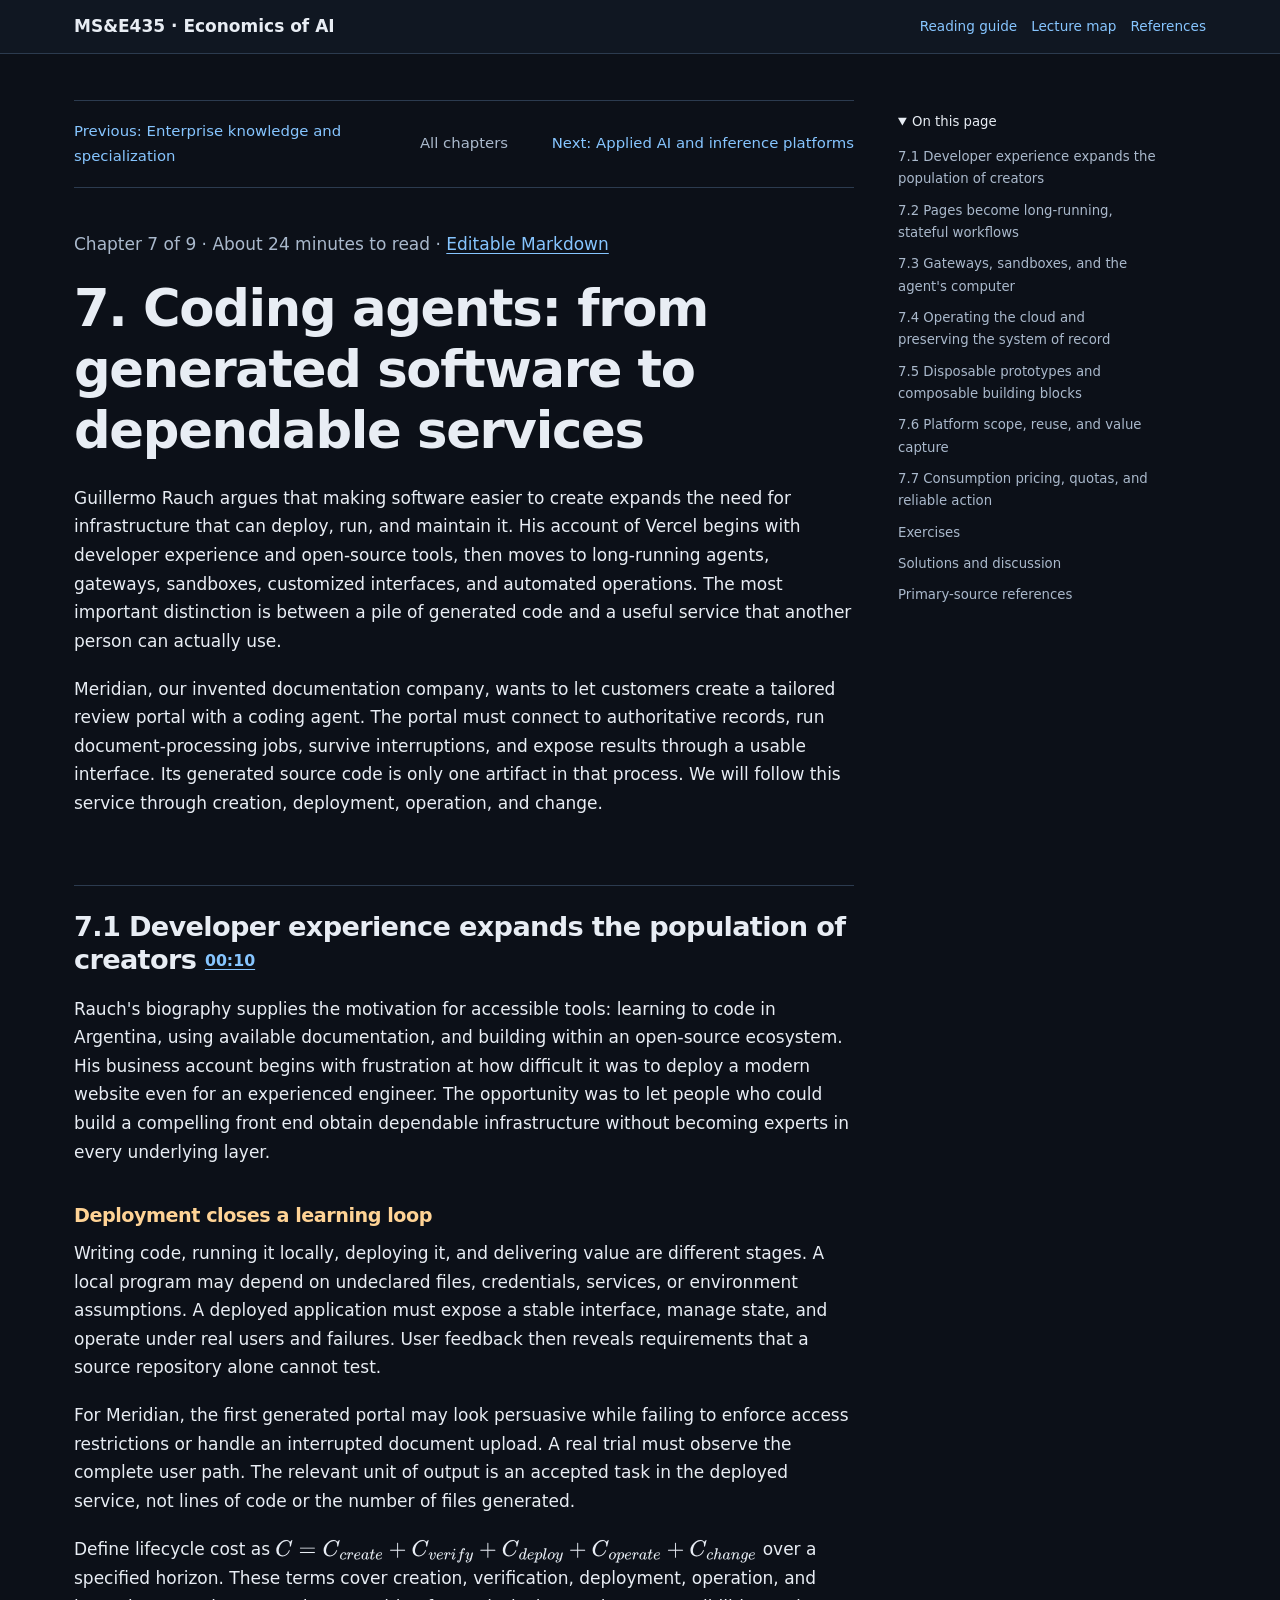
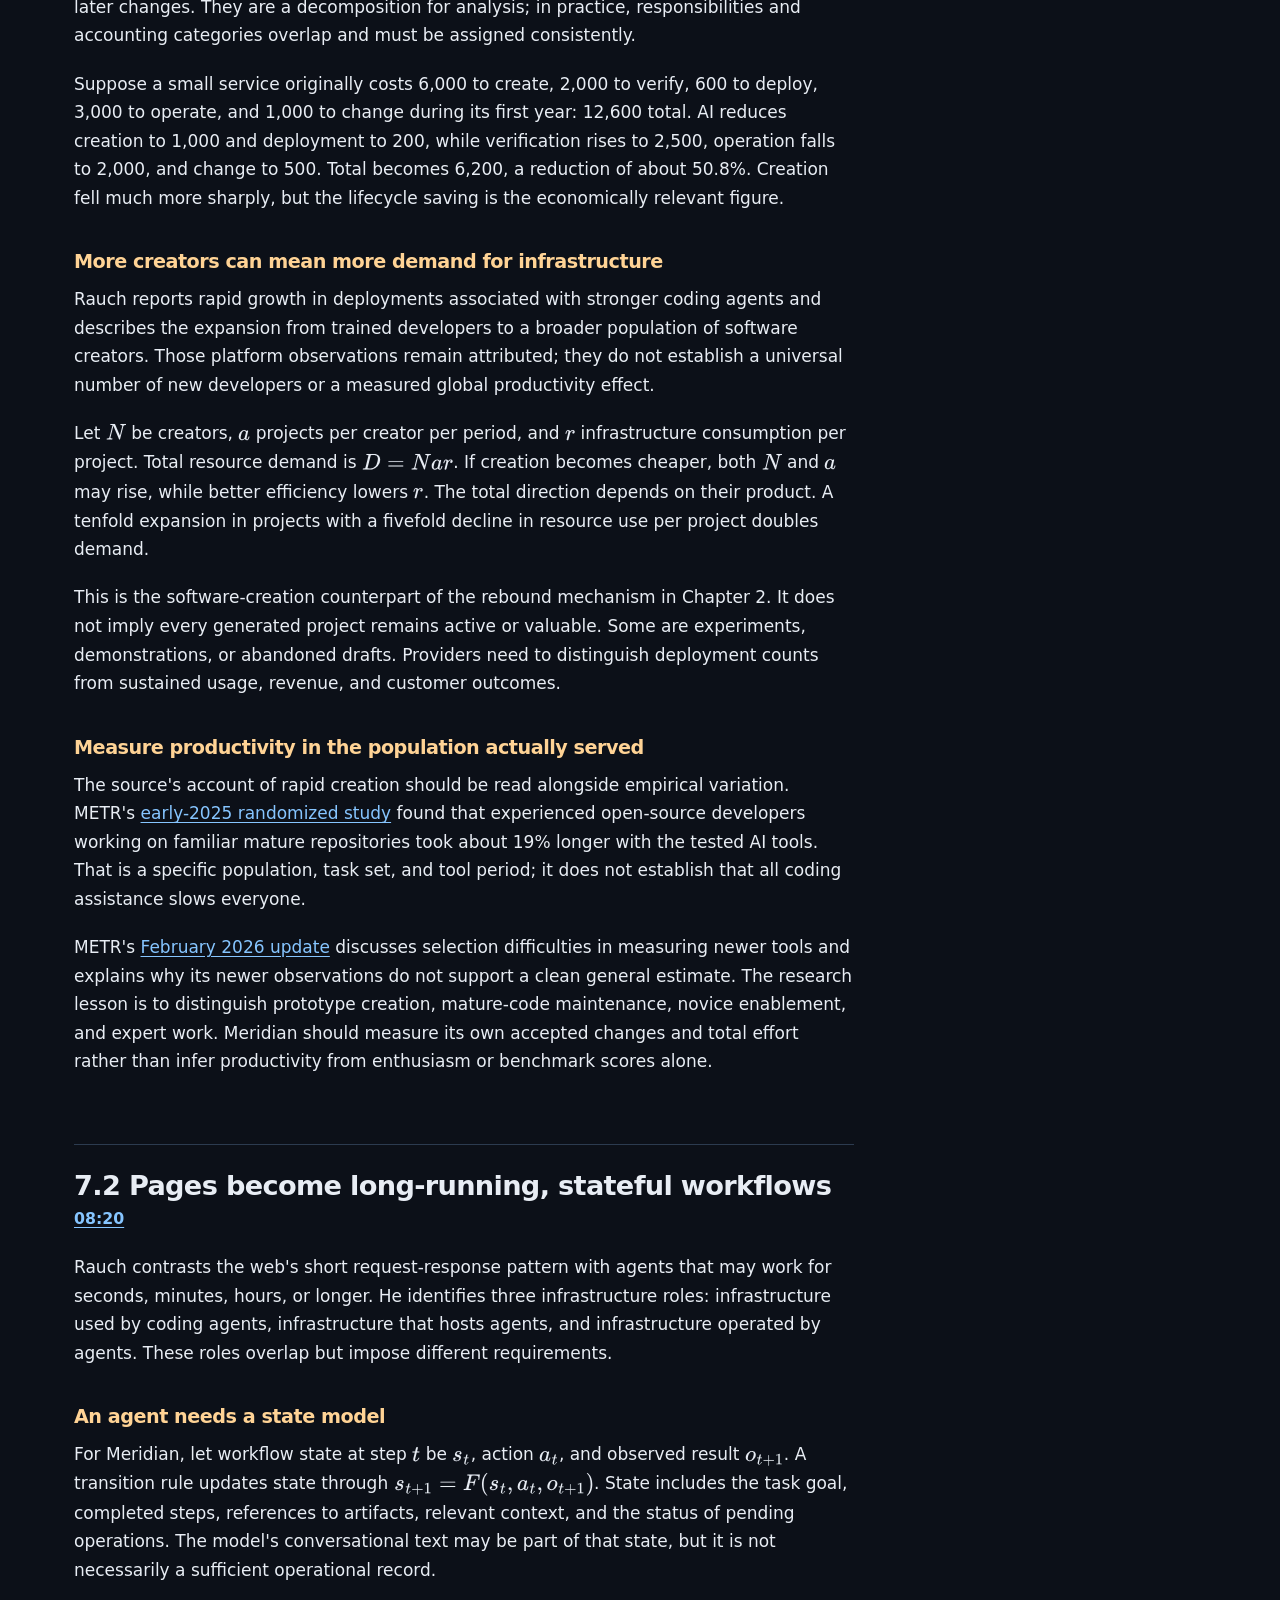
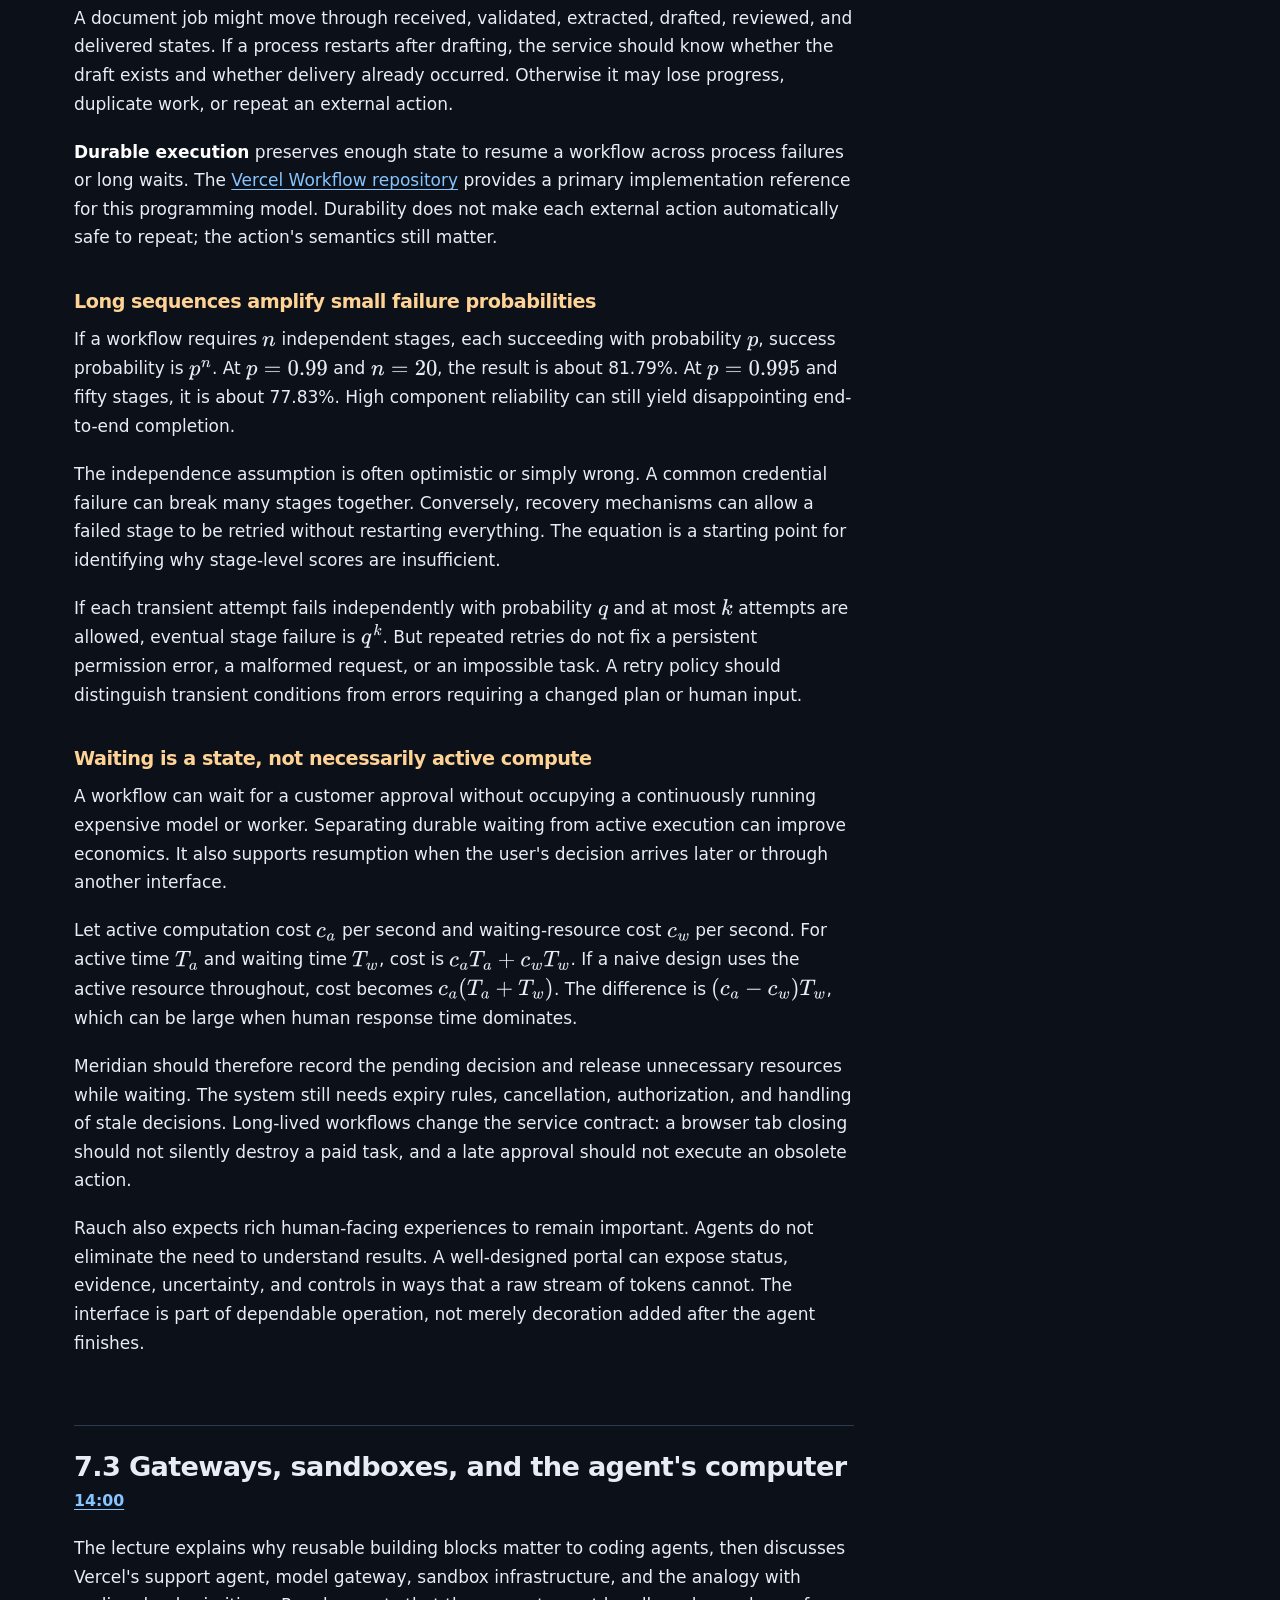
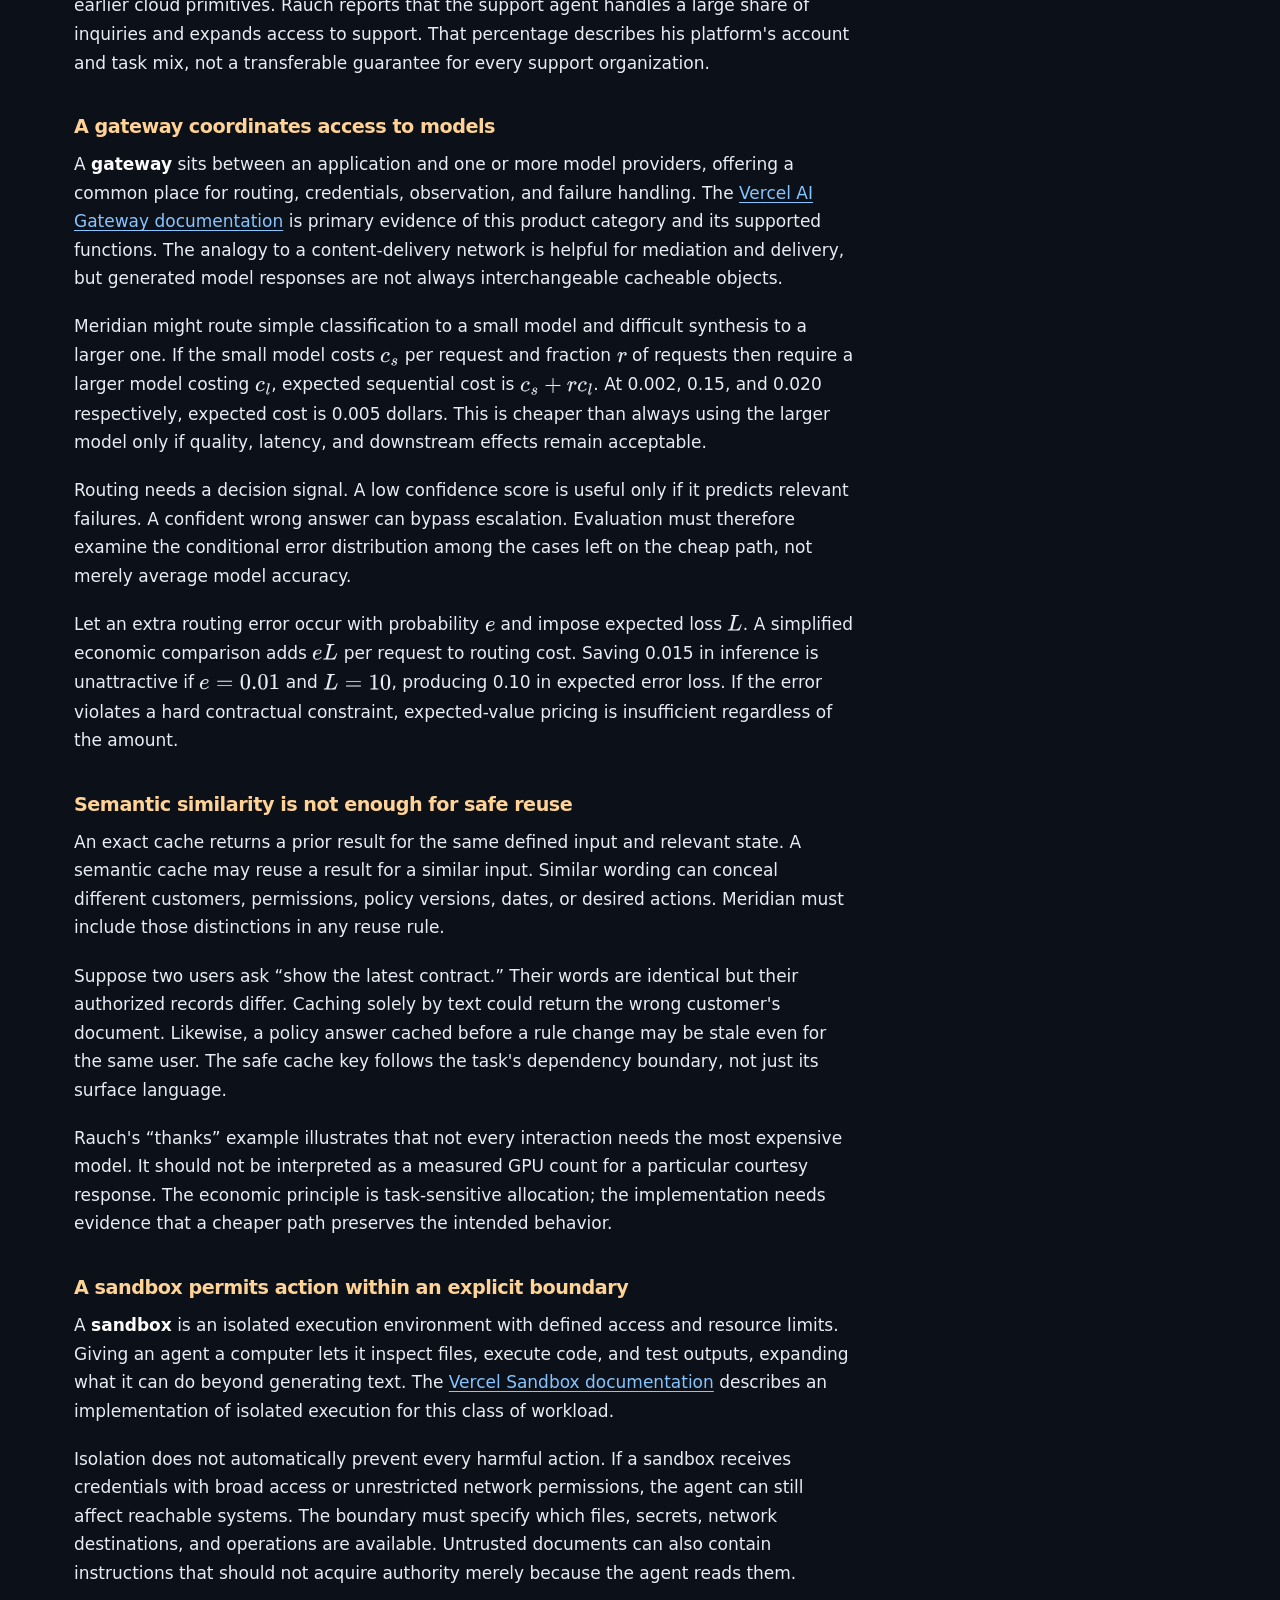
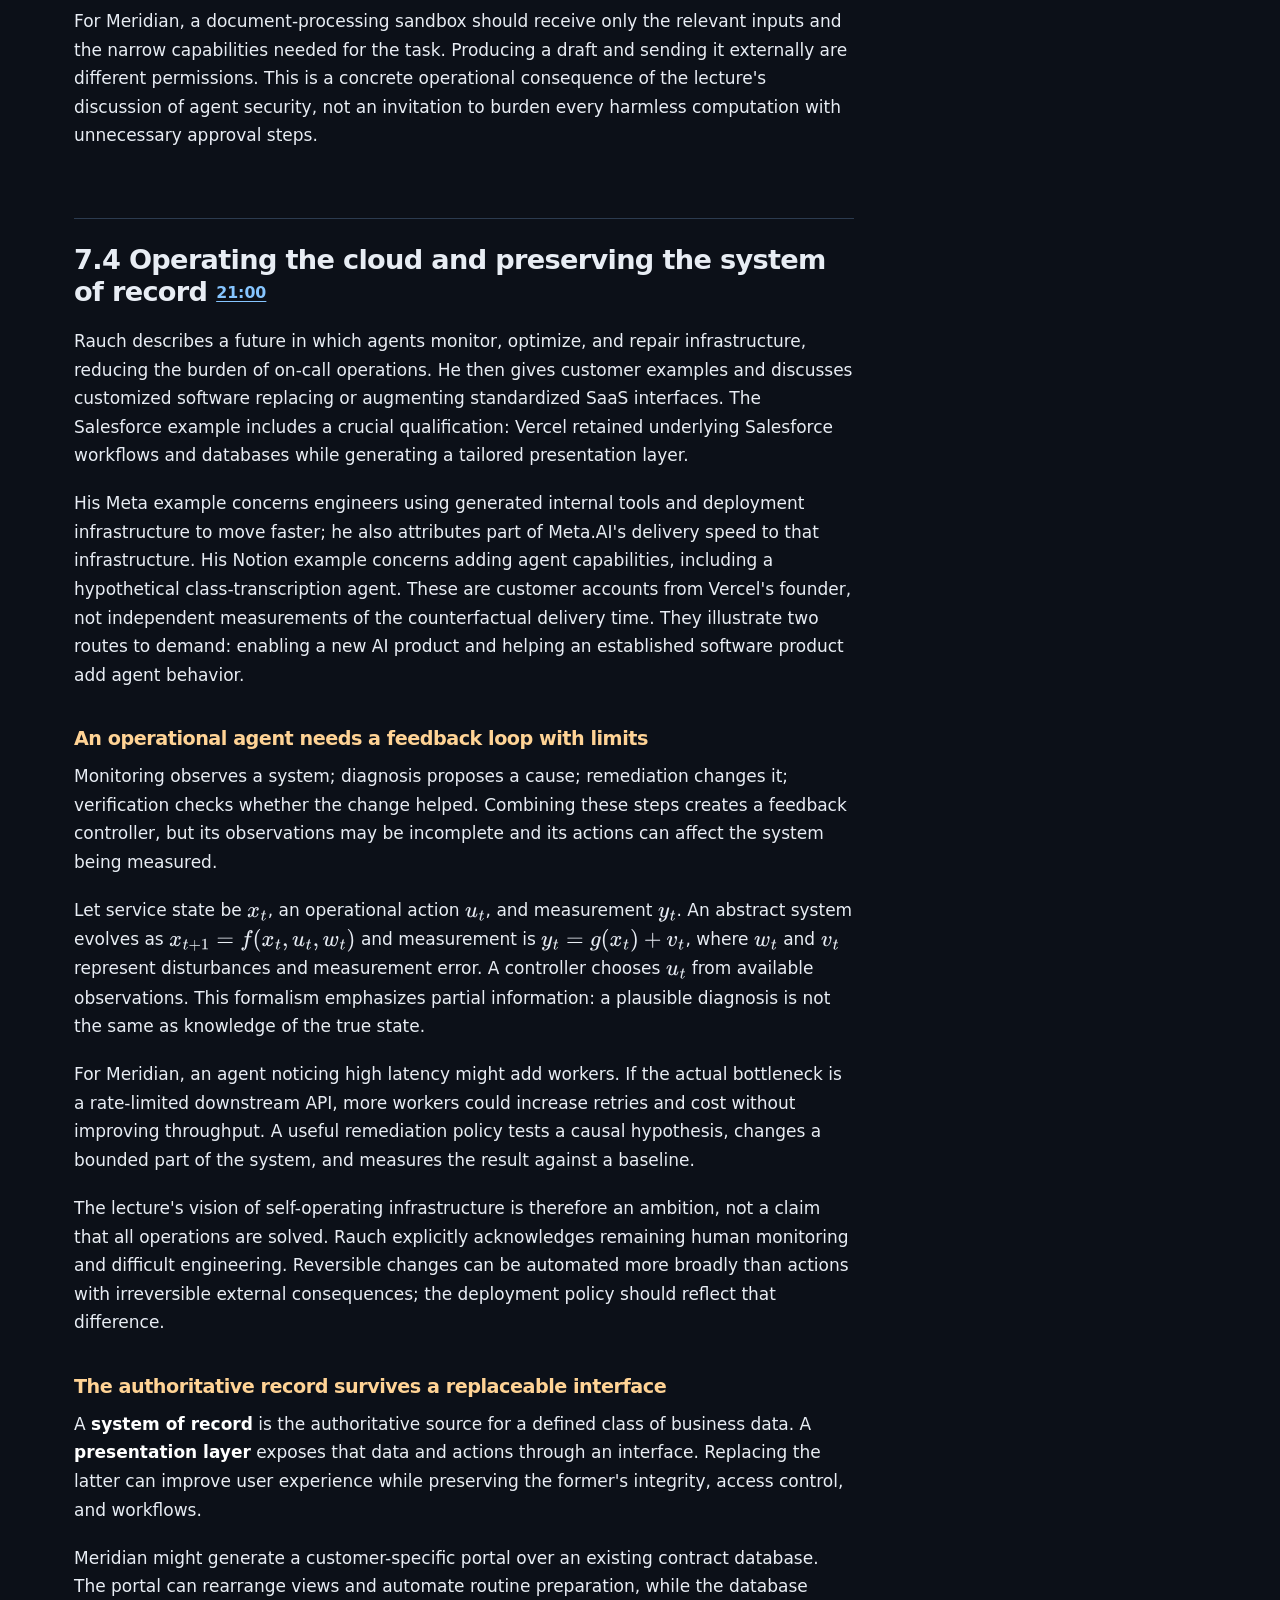
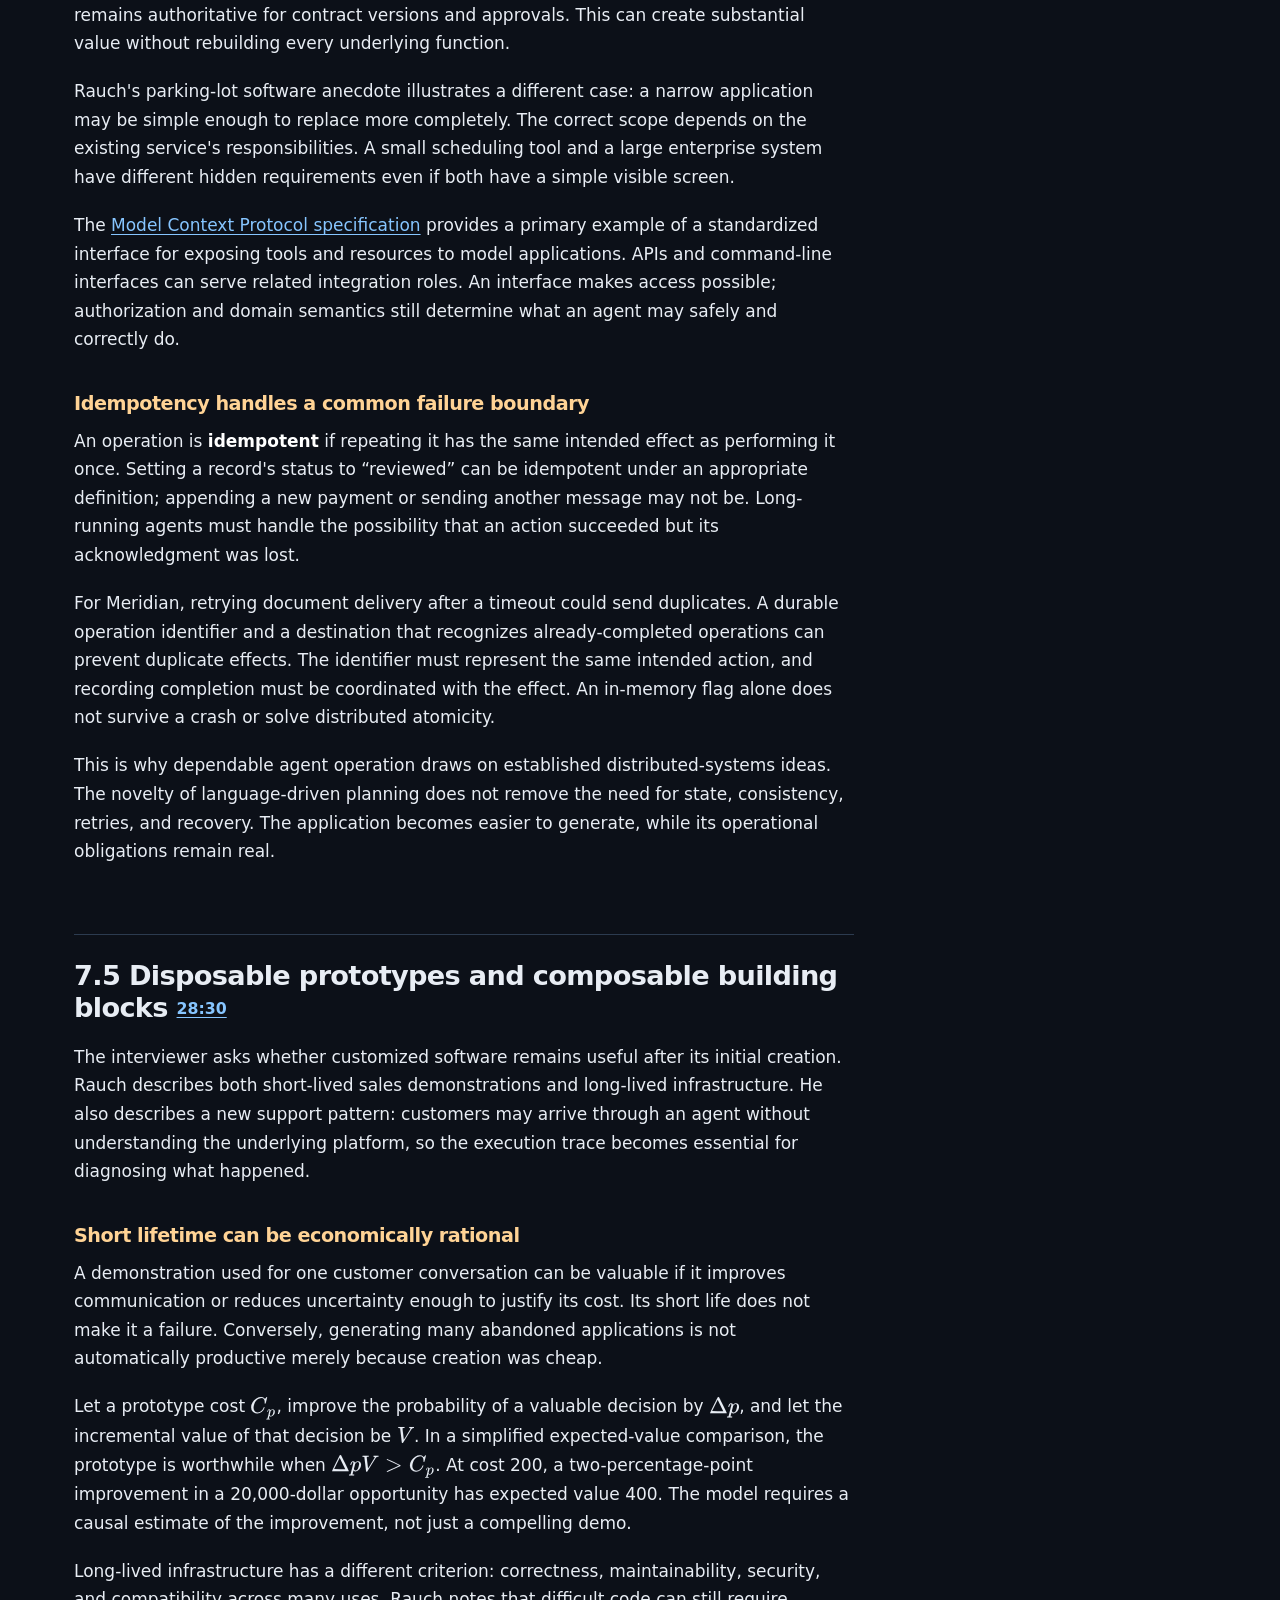
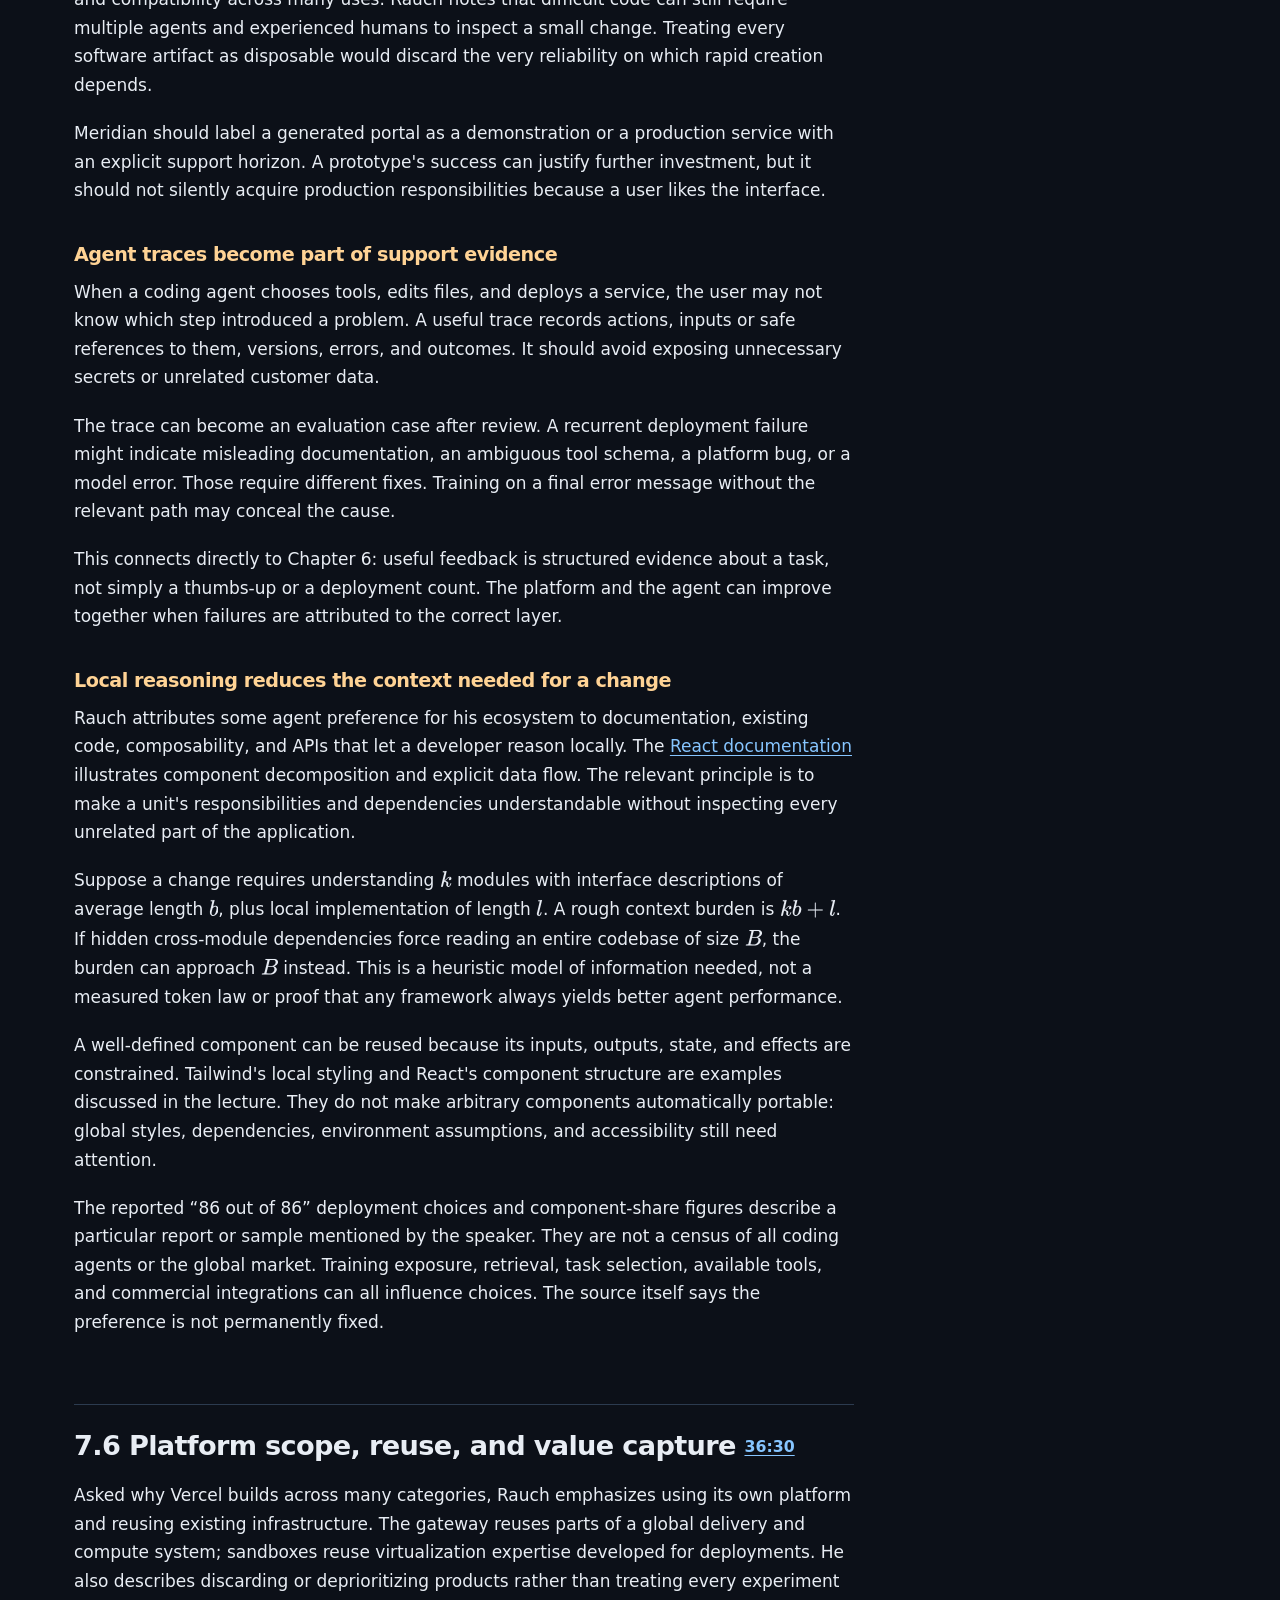
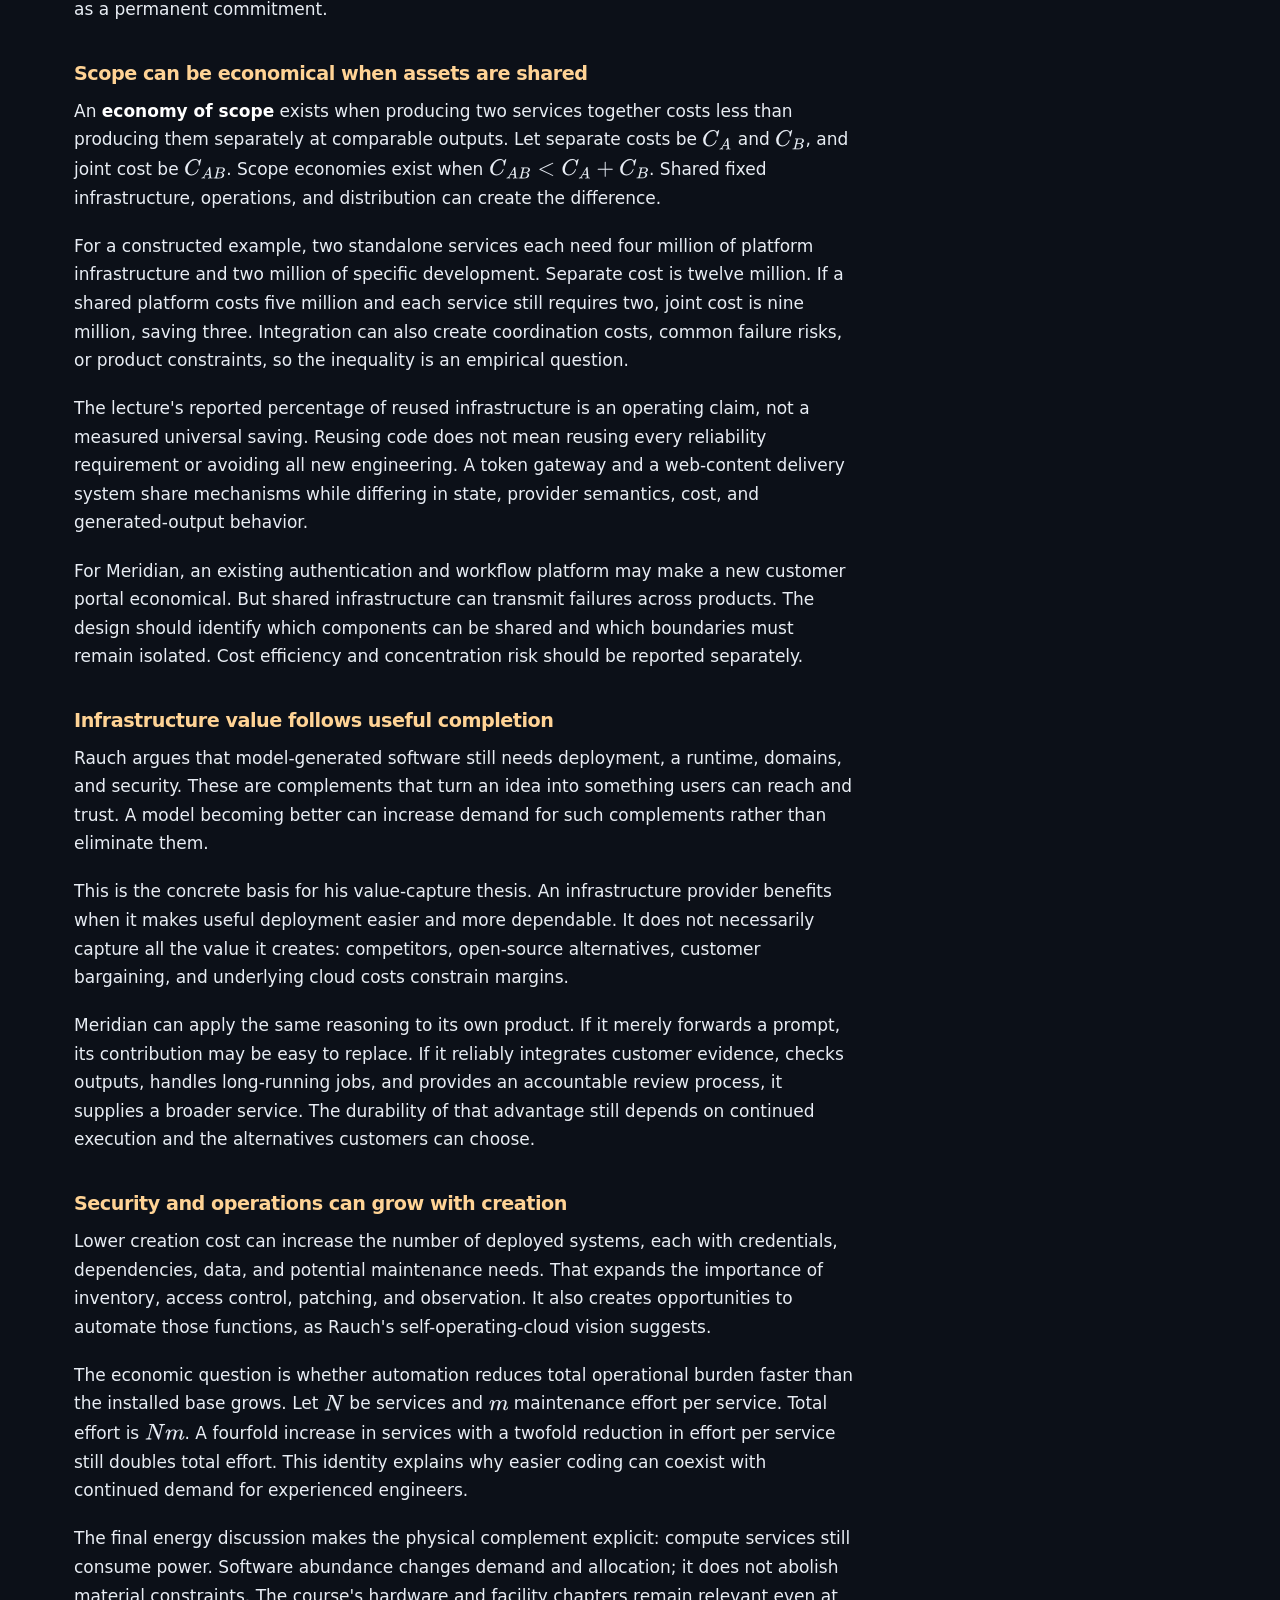
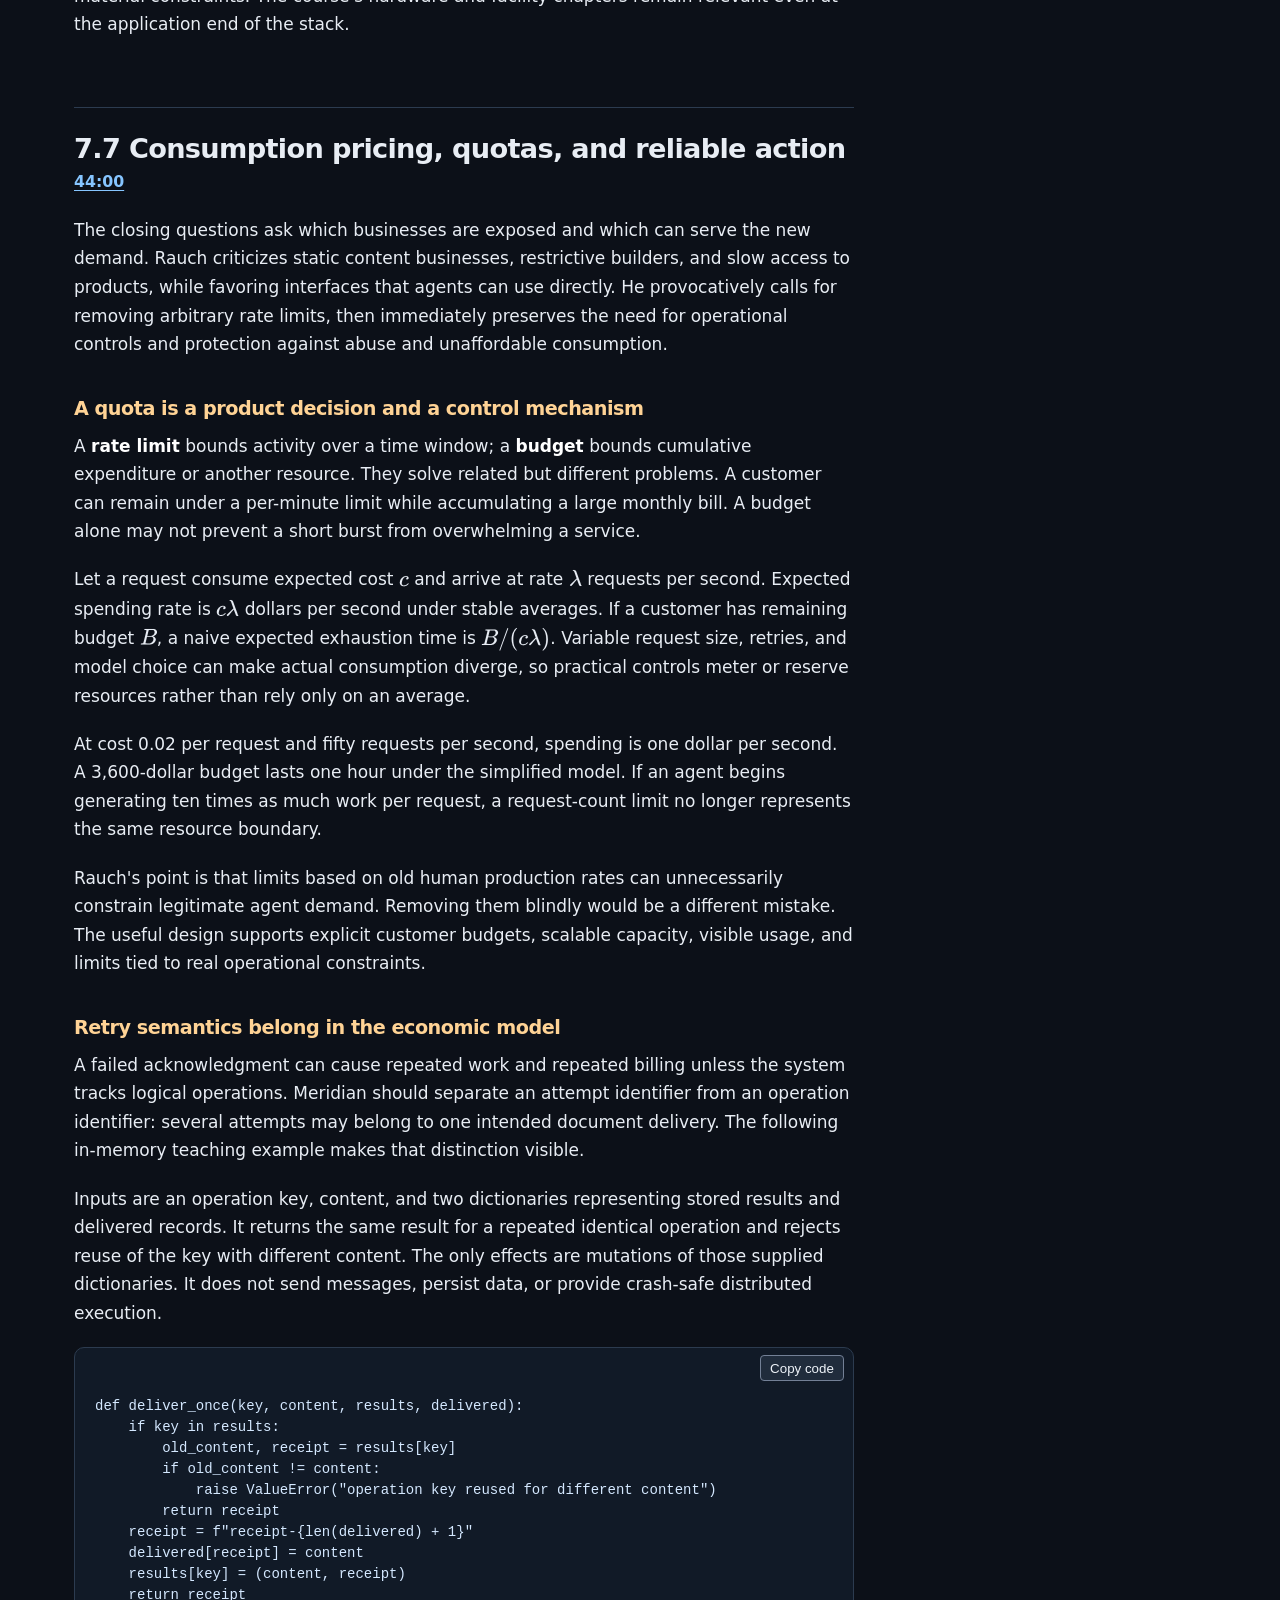
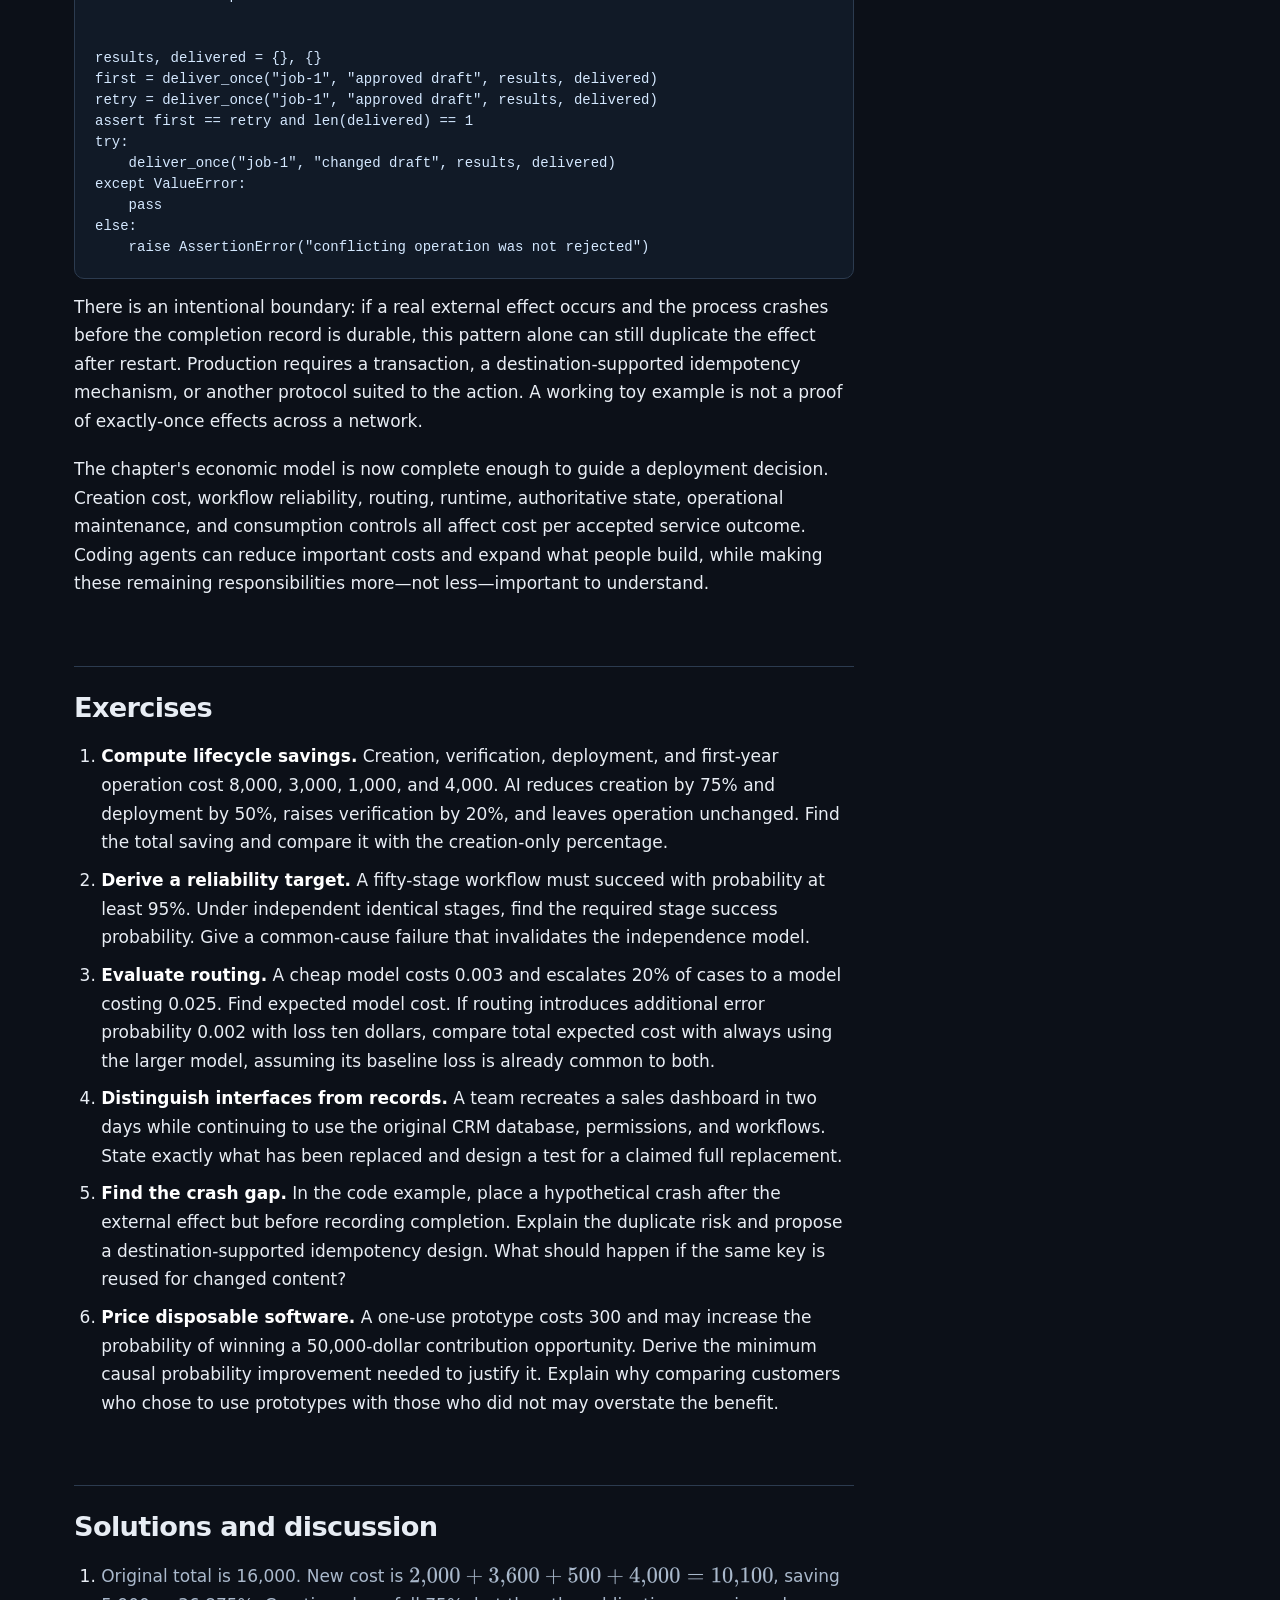
<file: docs/lecture-07.html>
<!DOCTYPE html>

<html lang="en"><head><meta charset="utf-8"/><meta content="width=device-width,initial-scale=1" name="viewport"/>
<title>Coding AI and software creation | MS&amp;E435 Study Notes</title><link href="assets/notes.css" rel="stylesheet"/>
<script>window.MathJax={tex:{inlineMath:[['$','$']],displayMath:[['$$','$$']]},options:{skipHtmlTags:['script','noscript','style','textarea','pre','code']}};</script>
<script defer="" src="assets/mathjax-tex-svg.js"></script><script defer="" src="assets/copy-code.js"></script></head>
<body><a class="skip" href="#main">Skip to content</a>
<header class="top"><div class="shell"><a class="brand" href="index.html">MS&amp;E435 · Economics of AI</a><nav aria-label="Site navigation"><a href="index.html">Reading guide</a><a href="source-map.html">Lecture map</a><a href="references.html">References</a></nav></div></header>
<div class="shell layout"><main class="main" id="main"><nav aria-label="Chapter navigation" class="chapter-nav"><a href="lecture-06.html">Previous: Enterprise knowledge and specialization</a><a class="index" href="index.html">All chapters</a><a class="next" href="lecture-08.html">Next: Applied AI and inference platforms</a></nav><p class="meta">Chapter 7 of 9 · About 24 minutes to read · <a href="chapters/lecture-07.md">Editable Markdown</a></p><h1 id="7-coding-agents-from-generated-software-to-dependable-services">7. Coding agents: from generated software to dependable services</h1>
<p>Guillermo Rauch argues that making software easier to create expands the need for infrastructure that can deploy, run, and maintain it. His account of Vercel begins with developer experience and open-source tools, then moves to long-running agents, gateways, sandboxes, customized interfaces, and automated operations. The most important distinction is between a pile of generated code and a useful service that another person can actually use.</p>
<p>Meridian, our invented documentation company, wants to let customers create a tailored review portal with a coding agent. The portal must connect to authoritative records, run document-processing jobs, survive interruptions, and expose results through a usable interface. Its generated source code is only one artifact in that process. We will follow this service through creation, deployment, operation, and change.</p>
<h2 id="71-developer-experience-expands-the-population-of-creators-0010">7.1 Developer experience expands the population of creators <a href="https://www.youtube.com/watch?v=HA7lZd7zk3M&amp;t=10s">00:10</a></h2>
<p>Rauch's biography supplies the motivation for accessible tools: learning to code in Argentina, using available documentation, and building within an open-source ecosystem. His business account begins with frustration at how difficult it was to deploy a modern website even for an experienced engineer. The opportunity was to let people who could build a compelling front end obtain dependable infrastructure without becoming experts in every underlying layer.</p>
<h3 id="deployment-closes-a-learning-loop">Deployment closes a learning loop</h3>
<p>Writing code, running it locally, deploying it, and delivering value are different stages. A local program may depend on undeclared files, credentials, services, or environment assumptions. A deployed application must expose a stable interface, manage state, and operate under real users and failures. User feedback then reveals requirements that a source repository alone cannot test.</p>
<p>For Meridian, the first generated portal may look persuasive while failing to enforce access restrictions or handle an interrupted document upload. A real trial must observe the complete user path. The relevant unit of output is an accepted task in the deployed service, not lines of code or the number of files generated.</p>
<p>Define lifecycle cost as $C=C_{create}+C_{verify}+C_{deploy}+C_{operate}+C_{change}$ over a specified horizon. These terms cover creation, verification, deployment, operation, and later changes. They are a decomposition for analysis; in practice, responsibilities and accounting categories overlap and must be assigned consistently.</p>
<p>Suppose a small service originally costs 6,000 to create, 2,000 to verify, 600 to deploy, 3,000 to operate, and 1,000 to change during its first year: 12,600 total. AI reduces creation to 1,000 and deployment to 200, while verification rises to 2,500, operation falls to 2,000, and change to 500. Total becomes 6,200, a reduction of about 50.8%. Creation fell much more sharply, but the lifecycle saving is the economically relevant figure.</p>
<h3 id="more-creators-can-mean-more-demand-for-infrastructure">More creators can mean more demand for infrastructure</h3>
<p>Rauch reports rapid growth in deployments associated with stronger coding agents and describes the expansion from trained developers to a broader population of software creators. Those platform observations remain attributed; they do not establish a universal number of new developers or a measured global productivity effect.</p>
<p>Let $N$ be creators, $a$ projects per creator per period, and $r$ infrastructure consumption per project. Total resource demand is $D=Nar$. If creation becomes cheaper, both $N$ and $a$ may rise, while better efficiency lowers $r$. The total direction depends on their product. A tenfold expansion in projects with a fivefold decline in resource use per project doubles demand.</p>
<p>This is the software-creation counterpart of the rebound mechanism in Chapter 2. It does not imply every generated project remains active or valuable. Some are experiments, demonstrations, or abandoned drafts. Providers need to distinguish deployment counts from sustained usage, revenue, and customer outcomes.</p>
<h3 id="measure-productivity-in-the-population-actually-served">Measure productivity in the population actually served</h3>
<p>The source's account of rapid creation should be read alongside empirical variation. METR's <a href="https://metr.org/Early_2025_AI_Experienced_OS_Devs_Study-paper.pdf">early-2025 randomized study</a> found that experienced open-source developers working on familiar mature repositories took about 19% longer with the tested AI tools. That is a specific population, task set, and tool period; it does not establish that all coding assistance slows everyone.</p>
<p>METR's <a href="https://metr.org/blog/2026-02-24-uplift-update/">February 2026 update</a> discusses selection difficulties in measuring newer tools and explains why its newer observations do not support a clean general estimate. The research lesson is to distinguish prototype creation, mature-code maintenance, novice enablement, and expert work. Meridian should measure its own accepted changes and total effort rather than infer productivity from enthusiasm or benchmark scores alone.</p>
<h2 id="72-pages-become-long-running-stateful-workflows-0820">7.2 Pages become long-running, stateful workflows <a href="https://www.youtube.com/watch?v=HA7lZd7zk3M&amp;t=500s">08:20</a></h2>
<p>Rauch contrasts the web's short request-response pattern with agents that may work for seconds, minutes, hours, or longer. He identifies three infrastructure roles: infrastructure used by coding agents, infrastructure that hosts agents, and infrastructure operated by agents. These roles overlap but impose different requirements.</p>
<h3 id="an-agent-needs-a-state-model">An agent needs a state model</h3>
<p>For Meridian, let workflow state at step $t$ be $s_t$, action $a_t$, and observed result $o_{t+1}$. A transition rule updates state through $s_{t+1}=F(s_t,a_t,o_{t+1})$. State includes the task goal, completed steps, references to artifacts, relevant context, and the status of pending operations. The model's conversational text may be part of that state, but it is not necessarily a sufficient operational record.</p>
<p>A document job might move through received, validated, extracted, drafted, reviewed, and delivered states. If a process restarts after drafting, the service should know whether the draft exists and whether delivery already occurred. Otherwise it may lose progress, duplicate work, or repeat an external action.</p>
<p><strong>Durable execution</strong> preserves enough state to resume a workflow across process failures or long waits. The <a href="https://github.com/vercel/workflow">Vercel Workflow repository</a> provides a primary implementation reference for this programming model. Durability does not make each external action automatically safe to repeat; the action's semantics still matter.</p>
<h3 id="long-sequences-amplify-small-failure-probabilities">Long sequences amplify small failure probabilities</h3>
<p>If a workflow requires $n$ independent stages, each succeeding with probability $p$, success probability is $p^n$. At $p=0.99$ and $n=20$, the result is about 81.79%. At $p=0.995$ and fifty stages, it is about 77.83%. High component reliability can still yield disappointing end-to-end completion.</p>
<p>The independence assumption is often optimistic or simply wrong. A common credential failure can break many stages together. Conversely, recovery mechanisms can allow a failed stage to be retried without restarting everything. The equation is a starting point for identifying why stage-level scores are insufficient.</p>
<p>If each transient attempt fails independently with probability $q$ and at most $k$ attempts are allowed, eventual stage failure is $q^k$. But repeated retries do not fix a persistent permission error, a malformed request, or an impossible task. A retry policy should distinguish transient conditions from errors requiring a changed plan or human input.</p>
<h3 id="waiting-is-a-state-not-necessarily-active-compute">Waiting is a state, not necessarily active compute</h3>
<p>A workflow can wait for a customer approval without occupying a continuously running expensive model or worker. Separating durable waiting from active execution can improve economics. It also supports resumption when the user's decision arrives later or through another interface.</p>
<p>Let active computation cost $c_a$ per second and waiting-resource cost $c_w$ per second. For active time $T_a$ and waiting time $T_w$, cost is $c_aT_a+c_wT_w$. If a naive design uses the active resource throughout, cost becomes $c_a(T_a+T_w)$. The difference is $(c_a-c_w)T_w$, which can be large when human response time dominates.</p>
<p>Meridian should therefore record the pending decision and release unnecessary resources while waiting. The system still needs expiry rules, cancellation, authorization, and handling of stale decisions. Long-lived workflows change the service contract: a browser tab closing should not silently destroy a paid task, and a late approval should not execute an obsolete action.</p>
<p>Rauch also expects rich human-facing experiences to remain important. Agents do not eliminate the need to understand results. A well-designed portal can expose status, evidence, uncertainty, and controls in ways that a raw stream of tokens cannot. The interface is part of dependable operation, not merely decoration added after the agent finishes.</p>
<h2 id="73-gateways-sandboxes-and-the-agents-computer-1400">7.3 Gateways, sandboxes, and the agent's computer <a href="https://www.youtube.com/watch?v=HA7lZd7zk3M&amp;t=840s">14:00</a></h2>
<p>The lecture explains why reusable building blocks matter to coding agents, then discusses Vercel's support agent, model gateway, sandbox infrastructure, and the analogy with earlier cloud primitives. Rauch reports that the support agent handles a large share of inquiries and expands access to support. That percentage describes his platform's account and task mix, not a transferable guarantee for every support organization.</p>
<h3 id="a-gateway-coordinates-access-to-models">A gateway coordinates access to models</h3>
<p>A <strong>gateway</strong> sits between an application and one or more model providers, offering a common place for routing, credentials, observation, and failure handling. The <a href="https://vercel.com/docs/ai-gateway">Vercel AI Gateway documentation</a> is primary evidence of this product category and its supported functions. The analogy to a content-delivery network is helpful for mediation and delivery, but generated model responses are not always interchangeable cacheable objects.</p>
<p>Meridian might route simple classification to a small model and difficult synthesis to a larger one. If the small model costs $c_s$ per request and fraction $r$ of requests then require a larger model costing $c_l$, expected sequential cost is $c_s+rc_l$. At 0.002, 0.15, and 0.020 respectively, expected cost is 0.005 dollars. This is cheaper than always using the larger model only if quality, latency, and downstream effects remain acceptable.</p>
<p>Routing needs a decision signal. A low confidence score is useful only if it predicts relevant failures. A confident wrong answer can bypass escalation. Evaluation must therefore examine the conditional error distribution among the cases left on the cheap path, not merely average model accuracy.</p>
<p>Let an extra routing error occur with probability $e$ and impose expected loss $L$. A simplified economic comparison adds $eL$ per request to routing cost. Saving 0.015 in inference is unattractive if $e=0.01$ and $L=10$, producing 0.10 in expected error loss. If the error violates a hard contractual constraint, expected-value pricing is insufficient regardless of the amount.</p>
<h3 id="semantic-similarity-is-not-enough-for-safe-reuse">Semantic similarity is not enough for safe reuse</h3>
<p>An exact cache returns a prior result for the same defined input and relevant state. A semantic cache may reuse a result for a similar input. Similar wording can conceal different customers, permissions, policy versions, dates, or desired actions. Meridian must include those distinctions in any reuse rule.</p>
<p>Suppose two users ask “show the latest contract.” Their words are identical but their authorized records differ. Caching solely by text could return the wrong customer's document. Likewise, a policy answer cached before a rule change may be stale even for the same user. The safe cache key follows the task's dependency boundary, not just its surface language.</p>
<p>Rauch's “thanks” example illustrates that not every interaction needs the most expensive model. It should not be interpreted as a measured GPU count for a particular courtesy response. The economic principle is task-sensitive allocation; the implementation needs evidence that a cheaper path preserves the intended behavior.</p>
<h3 id="a-sandbox-permits-action-within-an-explicit-boundary">A sandbox permits action within an explicit boundary</h3>
<p>A <strong>sandbox</strong> is an isolated execution environment with defined access and resource limits. Giving an agent a computer lets it inspect files, execute code, and test outputs, expanding what it can do beyond generating text. The <a href="https://vercel.com/docs/sandbox">Vercel Sandbox documentation</a> describes an implementation of isolated execution for this class of workload.</p>
<p>Isolation does not automatically prevent every harmful action. If a sandbox receives credentials with broad access or unrestricted network permissions, the agent can still affect reachable systems. The boundary must specify which files, secrets, network destinations, and operations are available. Untrusted documents can also contain instructions that should not acquire authority merely because the agent reads them.</p>
<p>For Meridian, a document-processing sandbox should receive only the relevant inputs and the narrow capabilities needed for the task. Producing a draft and sending it externally are different permissions. This is a concrete operational consequence of the lecture's discussion of agent security, not an invitation to burden every harmless computation with unnecessary approval steps.</p>
<h2 id="74-operating-the-cloud-and-preserving-the-system-of-record-2100">7.4 Operating the cloud and preserving the system of record <a href="https://www.youtube.com/watch?v=HA7lZd7zk3M&amp;t=1260s">21:00</a></h2>
<p>Rauch describes a future in which agents monitor, optimize, and repair infrastructure, reducing the burden of on-call operations. He then gives customer examples and discusses customized software replacing or augmenting standardized SaaS interfaces. The Salesforce example includes a crucial qualification: Vercel retained underlying Salesforce workflows and databases while generating a tailored presentation layer.</p>
<p>His Meta example concerns engineers using generated internal tools and deployment infrastructure to move faster; he also attributes part of Meta.AI's delivery speed to that infrastructure. His Notion example concerns adding agent capabilities, including a hypothetical class-transcription agent. These are customer accounts from Vercel's founder, not independent measurements of the counterfactual delivery time. They illustrate two routes to demand: enabling a new AI product and helping an established software product add agent behavior.</p>
<h3 id="an-operational-agent-needs-a-feedback-loop-with-limits">An operational agent needs a feedback loop with limits</h3>
<p>Monitoring observes a system; diagnosis proposes a cause; remediation changes it; verification checks whether the change helped. Combining these steps creates a feedback controller, but its observations may be incomplete and its actions can affect the system being measured.</p>
<p>Let service state be $x_t$, an operational action $u_t$, and measurement $y_t$. An abstract system evolves as $x_{t+1}=f(x_t,u_t,w_t)$ and measurement is $y_t=g(x_t)+v_t$, where $w_t$ and $v_t$ represent disturbances and measurement error. A controller chooses $u_t$ from available observations. This formalism emphasizes partial information: a plausible diagnosis is not the same as knowledge of the true state.</p>
<p>For Meridian, an agent noticing high latency might add workers. If the actual bottleneck is a rate-limited downstream API, more workers could increase retries and cost without improving throughput. A useful remediation policy tests a causal hypothesis, changes a bounded part of the system, and measures the result against a baseline.</p>
<p>The lecture's vision of self-operating infrastructure is therefore an ambition, not a claim that all operations are solved. Rauch explicitly acknowledges remaining human monitoring and difficult engineering. Reversible changes can be automated more broadly than actions with irreversible external consequences; the deployment policy should reflect that difference.</p>
<h3 id="the-authoritative-record-survives-a-replaceable-interface">The authoritative record survives a replaceable interface</h3>
<p>A <strong>system of record</strong> is the authoritative source for a defined class of business data. A <strong>presentation layer</strong> exposes that data and actions through an interface. Replacing the latter can improve user experience while preserving the former's integrity, access control, and workflows.</p>
<p>Meridian might generate a customer-specific portal over an existing contract database. The portal can rearrange views and automate routine preparation, while the database remains authoritative for contract versions and approvals. This can create substantial value without rebuilding every underlying function.</p>
<p>Rauch's parking-lot software anecdote illustrates a different case: a narrow application may be simple enough to replace more completely. The correct scope depends on the existing service's responsibilities. A small scheduling tool and a large enterprise system have different hidden requirements even if both have a simple visible screen.</p>
<p>The <a href="https://modelcontextprotocol.io/specification/2025-11-25">Model Context Protocol specification</a> provides a primary example of a standardized interface for exposing tools and resources to model applications. APIs and command-line interfaces can serve related integration roles. An interface makes access possible; authorization and domain semantics still determine what an agent may safely and correctly do.</p>
<h3 id="idempotency-handles-a-common-failure-boundary">Idempotency handles a common failure boundary</h3>
<p>An operation is <strong>idempotent</strong> if repeating it has the same intended effect as performing it once. Setting a record's status to “reviewed” can be idempotent under an appropriate definition; appending a new payment or sending another message may not be. Long-running agents must handle the possibility that an action succeeded but its acknowledgment was lost.</p>
<p>For Meridian, retrying document delivery after a timeout could send duplicates. A durable operation identifier and a destination that recognizes already-completed operations can prevent duplicate effects. The identifier must represent the same intended action, and recording completion must be coordinated with the effect. An in-memory flag alone does not survive a crash or solve distributed atomicity.</p>
<p>This is why dependable agent operation draws on established distributed-systems ideas. The novelty of language-driven planning does not remove the need for state, consistency, retries, and recovery. The application becomes easier to generate, while its operational obligations remain real.</p>
<h2 id="75-disposable-prototypes-and-composable-building-blocks-2830">7.5 Disposable prototypes and composable building blocks <a href="https://www.youtube.com/watch?v=HA7lZd7zk3M&amp;t=1710s">28:30</a></h2>
<p>The interviewer asks whether customized software remains useful after its initial creation. Rauch describes both short-lived sales demonstrations and long-lived infrastructure. He also describes a new support pattern: customers may arrive through an agent without understanding the underlying platform, so the execution trace becomes essential for diagnosing what happened.</p>
<h3 id="short-lifetime-can-be-economically-rational">Short lifetime can be economically rational</h3>
<p>A demonstration used for one customer conversation can be valuable if it improves communication or reduces uncertainty enough to justify its cost. Its short life does not make it a failure. Conversely, generating many abandoned applications is not automatically productive merely because creation was cheap.</p>
<p>Let a prototype cost $C_p$, improve the probability of a valuable decision by $\Delta p$, and let the incremental value of that decision be $V$. In a simplified expected-value comparison, the prototype is worthwhile when $\Delta pV&gt;C_p$. At cost 200, a two-percentage-point improvement in a 20,000-dollar opportunity has expected value 400. The model requires a causal estimate of the improvement, not just a compelling demo.</p>
<p>Long-lived infrastructure has a different criterion: correctness, maintainability, security, and compatibility across many uses. Rauch notes that difficult code can still require multiple agents and experienced humans to inspect a small change. Treating every software artifact as disposable would discard the very reliability on which rapid creation depends.</p>
<p>Meridian should label a generated portal as a demonstration or a production service with an explicit support horizon. A prototype's success can justify further investment, but it should not silently acquire production responsibilities because a user likes the interface.</p>
<h3 id="agent-traces-become-part-of-support-evidence">Agent traces become part of support evidence</h3>
<p>When a coding agent chooses tools, edits files, and deploys a service, the user may not know which step introduced a problem. A useful trace records actions, inputs or safe references to them, versions, errors, and outcomes. It should avoid exposing unnecessary secrets or unrelated customer data.</p>
<p>The trace can become an evaluation case after review. A recurrent deployment failure might indicate misleading documentation, an ambiguous tool schema, a platform bug, or a model error. Those require different fixes. Training on a final error message without the relevant path may conceal the cause.</p>
<p>This connects directly to Chapter 6: useful feedback is structured evidence about a task, not simply a thumbs-up or a deployment count. The platform and the agent can improve together when failures are attributed to the correct layer.</p>
<h3 id="local-reasoning-reduces-the-context-needed-for-a-change">Local reasoning reduces the context needed for a change</h3>
<p>Rauch attributes some agent preference for his ecosystem to documentation, existing code, composability, and APIs that let a developer reason locally. The <a href="https://react.dev/learn/thinking-in-react">React documentation</a> illustrates component decomposition and explicit data flow. The relevant principle is to make a unit's responsibilities and dependencies understandable without inspecting every unrelated part of the application.</p>
<p>Suppose a change requires understanding $k$ modules with interface descriptions of average length $b$, plus local implementation of length $l$. A rough context burden is $kb+l$. If hidden cross-module dependencies force reading an entire codebase of size $B$, the burden can approach $B$ instead. This is a heuristic model of information needed, not a measured token law or proof that any framework always yields better agent performance.</p>
<p>A well-defined component can be reused because its inputs, outputs, state, and effects are constrained. Tailwind's local styling and React's component structure are examples discussed in the lecture. They do not make arbitrary components automatically portable: global styles, dependencies, environment assumptions, and accessibility still need attention.</p>
<p>The reported “86 out of 86” deployment choices and component-share figures describe a particular report or sample mentioned by the speaker. They are not a census of all coding agents or the global market. Training exposure, retrieval, task selection, available tools, and commercial integrations can all influence choices. The source itself says the preference is not permanently fixed.</p>
<h2 id="76-platform-scope-reuse-and-value-capture-3630">7.6 Platform scope, reuse, and value capture <a href="https://www.youtube.com/watch?v=HA7lZd7zk3M&amp;t=2190s">36:30</a></h2>
<p>Asked why Vercel builds across many categories, Rauch emphasizes using its own platform and reusing existing infrastructure. The gateway reuses parts of a global delivery and compute system; sandboxes reuse virtualization expertise developed for deployments. He also describes discarding or deprioritizing products rather than treating every experiment as a permanent commitment.</p>
<h3 id="scope-can-be-economical-when-assets-are-shared">Scope can be economical when assets are shared</h3>
<p>An <strong>economy of scope</strong> exists when producing two services together costs less than producing them separately at comparable outputs. Let separate costs be $C_A$ and $C_B$, and joint cost be $C_{AB}$. Scope economies exist when $C_{AB}&lt;C_A+C_B$. Shared fixed infrastructure, operations, and distribution can create the difference.</p>
<p>For a constructed example, two standalone services each need four million of platform infrastructure and two million of specific development. Separate cost is twelve million. If a shared platform costs five million and each service still requires two, joint cost is nine million, saving three. Integration can also create coordination costs, common failure risks, or product constraints, so the inequality is an empirical question.</p>
<p>The lecture's reported percentage of reused infrastructure is an operating claim, not a measured universal saving. Reusing code does not mean reusing every reliability requirement or avoiding all new engineering. A token gateway and a web-content delivery system share mechanisms while differing in state, provider semantics, cost, and generated-output behavior.</p>
<p>For Meridian, an existing authentication and workflow platform may make a new customer portal economical. But shared infrastructure can transmit failures across products. The design should identify which components can be shared and which boundaries must remain isolated. Cost efficiency and concentration risk should be reported separately.</p>
<h3 id="infrastructure-value-follows-useful-completion">Infrastructure value follows useful completion</h3>
<p>Rauch argues that model-generated software still needs deployment, a runtime, domains, and security. These are complements that turn an idea into something users can reach and trust. A model becoming better can increase demand for such complements rather than eliminate them.</p>
<p>This is the concrete basis for his value-capture thesis. An infrastructure provider benefits when it makes useful deployment easier and more dependable. It does not necessarily capture all the value it creates: competitors, open-source alternatives, customer bargaining, and underlying cloud costs constrain margins.</p>
<p>Meridian can apply the same reasoning to its own product. If it merely forwards a prompt, its contribution may be easy to replace. If it reliably integrates customer evidence, checks outputs, handles long-running jobs, and provides an accountable review process, it supplies a broader service. The durability of that advantage still depends on continued execution and the alternatives customers can choose.</p>
<h3 id="security-and-operations-can-grow-with-creation">Security and operations can grow with creation</h3>
<p>Lower creation cost can increase the number of deployed systems, each with credentials, dependencies, data, and potential maintenance needs. That expands the importance of inventory, access control, patching, and observation. It also creates opportunities to automate those functions, as Rauch's self-operating-cloud vision suggests.</p>
<p>The economic question is whether automation reduces total operational burden faster than the installed base grows. Let $N$ be services and $m$ maintenance effort per service. Total effort is $Nm$. A fourfold increase in services with a twofold reduction in effort per service still doubles total effort. This identity explains why easier coding can coexist with continued demand for experienced engineers.</p>
<p>The final energy discussion makes the physical complement explicit: compute services still consume power. Software abundance changes demand and allocation; it does not abolish material constraints. The course's hardware and facility chapters remain relevant even at the application end of the stack.</p>
<h2 id="77-consumption-pricing-quotas-and-reliable-action-4400">7.7 Consumption pricing, quotas, and reliable action <a href="https://www.youtube.com/watch?v=HA7lZd7zk3M&amp;t=2640s">44:00</a></h2>
<p>The closing questions ask which businesses are exposed and which can serve the new demand. Rauch criticizes static content businesses, restrictive builders, and slow access to products, while favoring interfaces that agents can use directly. He provocatively calls for removing arbitrary rate limits, then immediately preserves the need for operational controls and protection against abuse and unaffordable consumption.</p>
<h3 id="a-quota-is-a-product-decision-and-a-control-mechanism">A quota is a product decision and a control mechanism</h3>
<p>A <strong>rate limit</strong> bounds activity over a time window; a <strong>budget</strong> bounds cumulative expenditure or another resource. They solve related but different problems. A customer can remain under a per-minute limit while accumulating a large monthly bill. A budget alone may not prevent a short burst from overwhelming a service.</p>
<p>Let a request consume expected cost $c$ and arrive at rate $\lambda$ requests per second. Expected spending rate is $c\lambda$ dollars per second under stable averages. If a customer has remaining budget $B$, a naive expected exhaustion time is $B/(c\lambda)$. Variable request size, retries, and model choice can make actual consumption diverge, so practical controls meter or reserve resources rather than rely only on an average.</p>
<p>At cost 0.02 per request and fifty requests per second, spending is one dollar per second. A 3,600-dollar budget lasts one hour under the simplified model. If an agent begins generating ten times as much work per request, a request-count limit no longer represents the same resource boundary.</p>
<p>Rauch's point is that limits based on old human production rates can unnecessarily constrain legitimate agent demand. Removing them blindly would be a different mistake. The useful design supports explicit customer budgets, scalable capacity, visible usage, and limits tied to real operational constraints.</p>
<h3 id="retry-semantics-belong-in-the-economic-model">Retry semantics belong in the economic model</h3>
<p>A failed acknowledgment can cause repeated work and repeated billing unless the system tracks logical operations. Meridian should separate an attempt identifier from an operation identifier: several attempts may belong to one intended document delivery. The following in-memory teaching example makes that distinction visible.</p>
<p>Inputs are an operation key, content, and two dictionaries representing stored results and delivered records. It returns the same result for a repeated identical operation and rejects reuse of the key with different content. The only effects are mutations of those supplied dictionaries. It does not send messages, persist data, or provide crash-safe distributed execution.</p>
<pre><code>def deliver_once(key, content, results, delivered):
    if key in results:
        old_content, receipt = results[key]
        if old_content != content:
            raise ValueError("operation key reused for different content")
        return receipt
    receipt = f"receipt-{len(delivered) + 1}"
    delivered[receipt] = content
    results[key] = (content, receipt)
    return receipt


results, delivered = {}, {}
first = deliver_once("job-1", "approved draft", results, delivered)
retry = deliver_once("job-1", "approved draft", results, delivered)
assert first == retry and len(delivered) == 1
try:
    deliver_once("job-1", "changed draft", results, delivered)
except ValueError:
    pass
else:
    raise AssertionError("conflicting operation was not rejected")
</code></pre>
<p>There is an intentional boundary: if a real external effect occurs and the process crashes before the completion record is durable, this pattern alone can still duplicate the effect after restart. Production requires a transaction, a destination-supported idempotency mechanism, or another protocol suited to the action. A working toy example is not a proof of exactly-once effects across a network.</p>
<p>The chapter's economic model is now complete enough to guide a deployment decision. Creation cost, workflow reliability, routing, runtime, authoritative state, operational maintenance, and consumption controls all affect cost per accepted service outcome. Coding agents can reduce important costs and expand what people build, while making these remaining responsibilities more—not less—important to understand.</p>
<h2 id="exercises">Exercises</h2>
<ol>
<li><strong>Compute lifecycle savings.</strong> Creation, verification, deployment, and first-year operation cost 8,000, 3,000, 1,000, and 4,000. AI reduces creation by 75% and deployment by 50%, raises verification by 20%, and leaves operation unchanged. Find the total saving and compare it with the creation-only percentage.</li>
<li><strong>Derive a reliability target.</strong> A fifty-stage workflow must succeed with probability at least 95%. Under independent identical stages, find the required stage success probability. Give a common-cause failure that invalidates the independence model.</li>
<li><strong>Evaluate routing.</strong> A cheap model costs 0.003 and escalates 20% of cases to a model costing 0.025. Find expected model cost. If routing introduces additional error probability 0.002 with loss ten dollars, compare total expected cost with always using the larger model, assuming its baseline loss is already common to both.</li>
<li><strong>Distinguish interfaces from records.</strong> A team recreates a sales dashboard in two days while continuing to use the original CRM database, permissions, and workflows. State exactly what has been replaced and design a test for a claimed full replacement.</li>
<li><strong>Find the crash gap.</strong> In the code example, place a hypothetical crash after the external effect but before recording completion. Explain the duplicate risk and propose a destination-supported idempotency design. What should happen if the same key is reused for changed content?</li>
<li><strong>Price disposable software.</strong> A one-use prototype costs 300 and may increase the probability of winning a 50,000-dollar contribution opportunity. Derive the minimum causal probability improvement needed to justify it. Explain why comparing customers who chose to use prototypes with those who did not may overstate the benefit.</li>
</ol>
<h2 id="solutions-and-discussion">Solutions and discussion</h2>
<ol>
<li>
<p>Original total is 16,000. New cost is $2{,}000+3{,}600+500+4{,}000=10{,}100$, saving 5,900 or 36.875%. Creation alone fell 75%, but the other obligations remain and verification became more expensive. The comparison assumes equivalent quality and support scope; if generated code creates later maintenance costs, the first-year horizon may omit an important consequence.</p>
</li>
<li>
<p>Require $p^{50}\geq0.95$, so $p\geq0.95^{1/50}\approx0.998975$, or about 99.8975%. A shared authentication outage can fail every stage together, making independent multiplication inappropriate. Recovery and alternative paths can also change the structure. End-to-end measurement is needed alongside the component target.</p>
</li>
<li>
<p>Model cost is $0.003+0.2(0.025)=0.008$. Additional expected error cost is $0.002(10)=0.020$, giving 0.028, which exceeds the larger model's 0.025 by 0.003. The cheap route saves inference expense but loses on this expected-loss comparison. If errors have hard acceptance limits, the decision should enforce those separately.</p>
</li>
<li>
<p>The team replaced a presentation and interaction layer. A full replacement would also need to reproduce authoritative data behavior, access rules, business workflows, integrations, reporting, reliability, and migration. A test should enumerate those responsibilities and run representative authorized and unauthorized actions, concurrent updates, failures, and recovery. Visual similarity or a fast prototype does not establish functional equivalence.</p>
</li>
<li>
<p>The destination may have performed the action while the caller has no durable record of success. Retrying can repeat it. A destination that stores the operation key with the result atomically can return the prior result for the same key rather than perform the effect again. It should reject a key reused with a different payload, because that represents a different logical operation. Retention and key scope must cover the retry window and customer boundary.</p>
</li>
<li>
<p>Require $50{,}000\Delta p&gt;300$, hence $\Delta p&gt;0.006$, a 0.6-percentage-point improvement. Users who choose prototypes may already have better opportunities, more motivated teams, or different customers. A randomized or carefully controlled comparison would better isolate the prototype's causal contribution. The expected-value model also needs the opportunity value to be contribution rather than gross revenue if delivery costs remain.</p>
</li>
</ol>
<h2 id="primary-source-references">Primary-source references</h2>
<ul>
<li>Guillermo Rauch, <a href="https://www.youtube.com/watch?v=HA7lZd7zk3M">original coding-AI conversation</a>, Spring 2026. Source of platform accounts, examples, strategic claims, and Q&amp;A.</li>
<li>React, <a href="https://react.dev/learn/thinking-in-react">Thinking in React</a>. Primary explanation of component structure and data flow.</li>
<li>Vercel, <a href="https://vercel.com/docs/ai-gateway">AI Gateway documentation</a> and <a href="https://vercel.com/docs/sandbox">Sandbox documentation</a>. Primary product and implementation descriptions.</li>
<li>Vercel, <a href="https://github.com/vercel/workflow">Workflow repository</a>. Primary reference for durable workflow infrastructure.</li>
<li>Model Context Protocol, <a href="https://modelcontextprotocol.io/specification/2025-11-25">2025-11-25 specification</a>. Versioned primary interface specification.</li>
<li>METR, <a href="https://metr.org/Early_2025_AI_Experienced_OS_Devs_Study-paper.pdf">Measuring the Impact of Early-2025 AI on Experienced Open-Source Developer Productivity</a>, 2025, and <a href="https://metr.org/blog/2026-02-24-uplift-update/">experiment-design update</a>, February 2026. Scoped evidence and limitations on productivity measurement.</li>
</ul>
<p><strong>Coverage boundary.</strong> The full caption sequence informs the chapter: biography and open source, developer experience, deployment and creator expansion, long-running agents, rich interfaces, three infrastructure roles, support/gateway/sandbox products, autonomous operations, Meta and Notion examples, parking software, the qualified Salesforce example, disposable demonstrations, agent traces, component selection and composability, platform reuse, value capture, security, consumption pricing, rate-limit qualification, and energy/space interests. Company statistics and sample-choice percentages remain attributed. No unseen chart or platform behavior is independently benchmarked here; Meridian and all calculations are teaching constructions.</p><nav aria-label="Chapter navigation" class="chapter-nav"><a href="lecture-06.html">Previous: Enterprise knowledge and specialization</a><a class="index" href="index.html">All chapters</a><a class="next" href="lecture-08.html">Next: Applied AI and inference platforms</a></nav></main><aside class="side"><details open=""><summary>On this page</summary><ul><li><a href="#71-developer-experience-expands-the-population-of-creators-0010">7.1 Developer experience expands the population of creators</a></li><li><a href="#72-pages-become-long-running-stateful-workflows-0820">7.2 Pages become long-running, stateful workflows</a></li><li><a href="#73-gateways-sandboxes-and-the-agents-computer-1400">7.3 Gateways, sandboxes, and the agent's computer</a></li><li><a href="#74-operating-the-cloud-and-preserving-the-system-of-record-2100">7.4 Operating the cloud and preserving the system of record</a></li><li><a href="#75-disposable-prototypes-and-composable-building-blocks-2830">7.5 Disposable prototypes and composable building blocks</a></li><li><a href="#76-platform-scope-reuse-and-value-capture-3630">7.6 Platform scope, reuse, and value capture</a></li><li><a href="#77-consumption-pricing-quotas-and-reliable-action-4400">7.7 Consumption pricing, quotas, and reliable action</a></li><li><a href="#exercises">Exercises</a></li><li><a href="#solutions-and-discussion">Solutions and discussion</a></li><li><a href="#primary-source-references">Primary-source references</a></li></ul></details></aside></div>
<footer class="foot shell">Independent study notes · Source edition: 25 September 2026 · <a href="index.html#provenance">Attribution and evidence boundaries</a></footer></body></html>
</file>
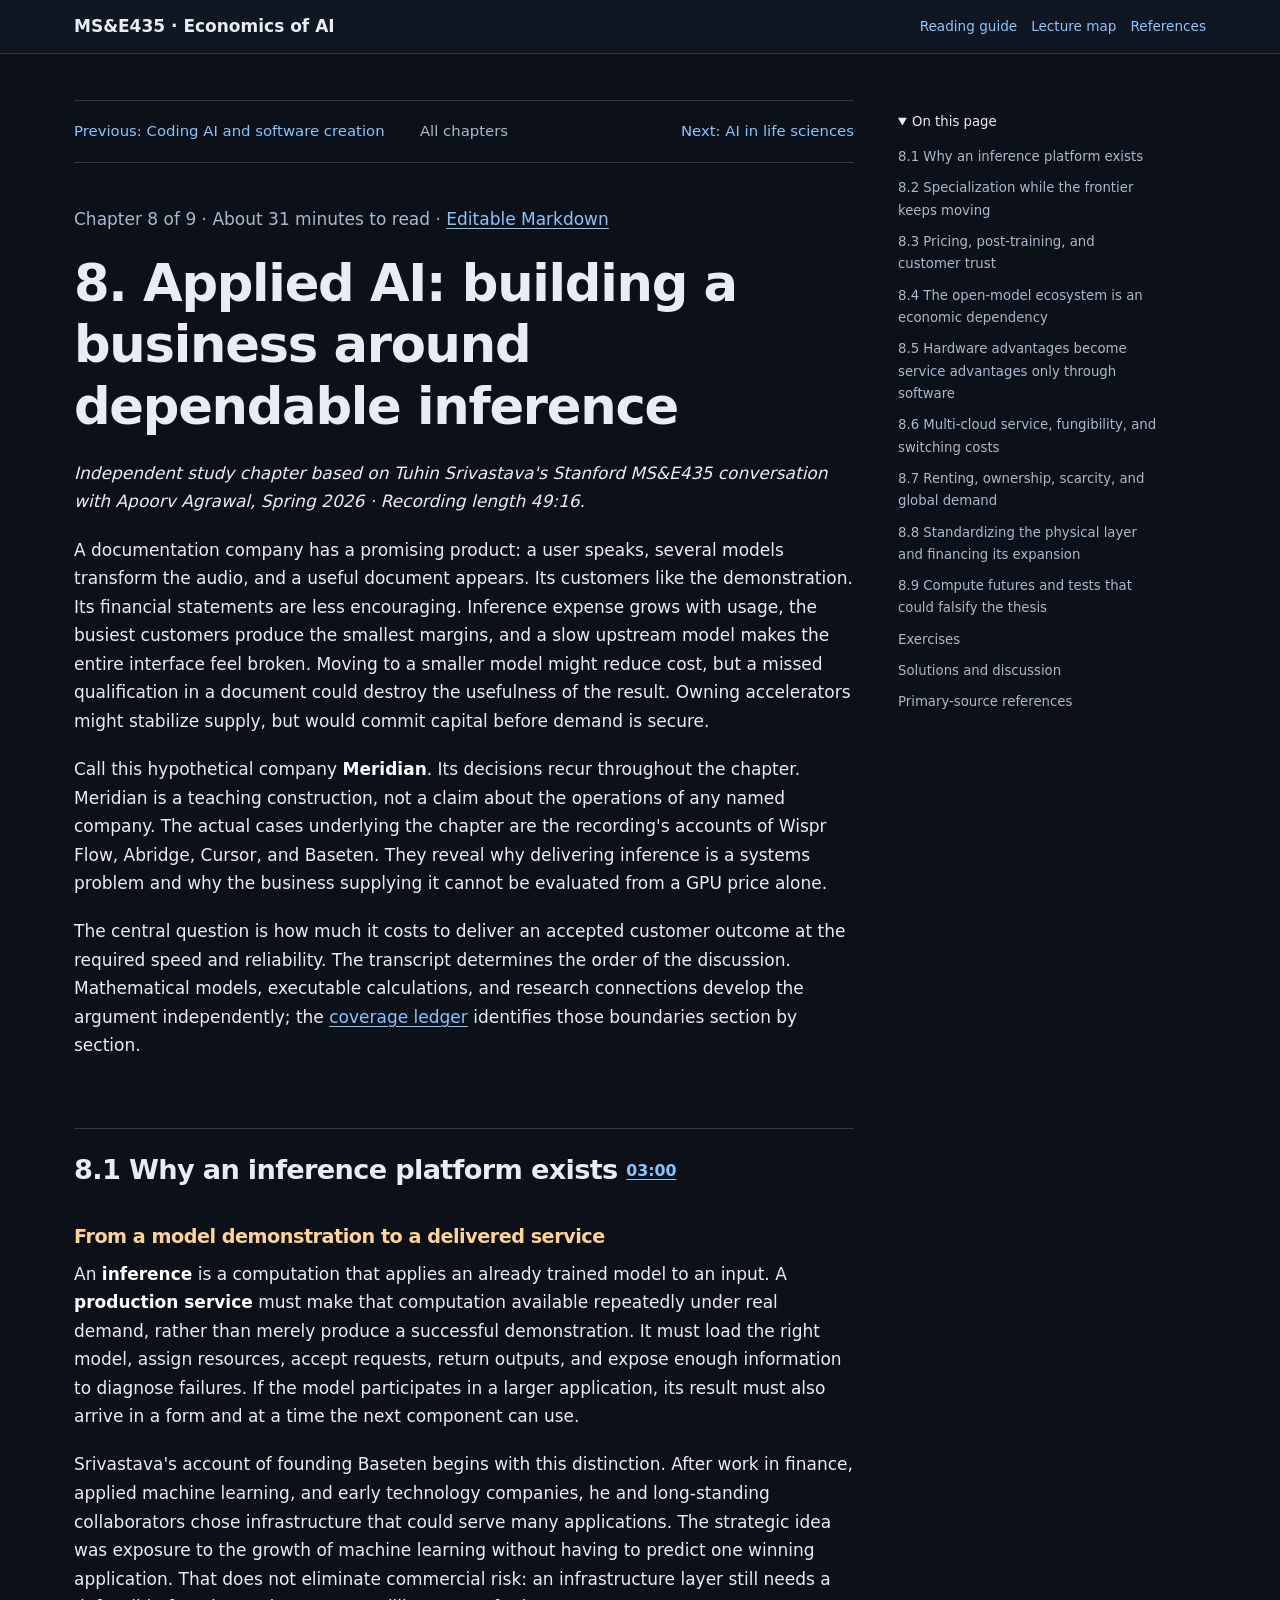
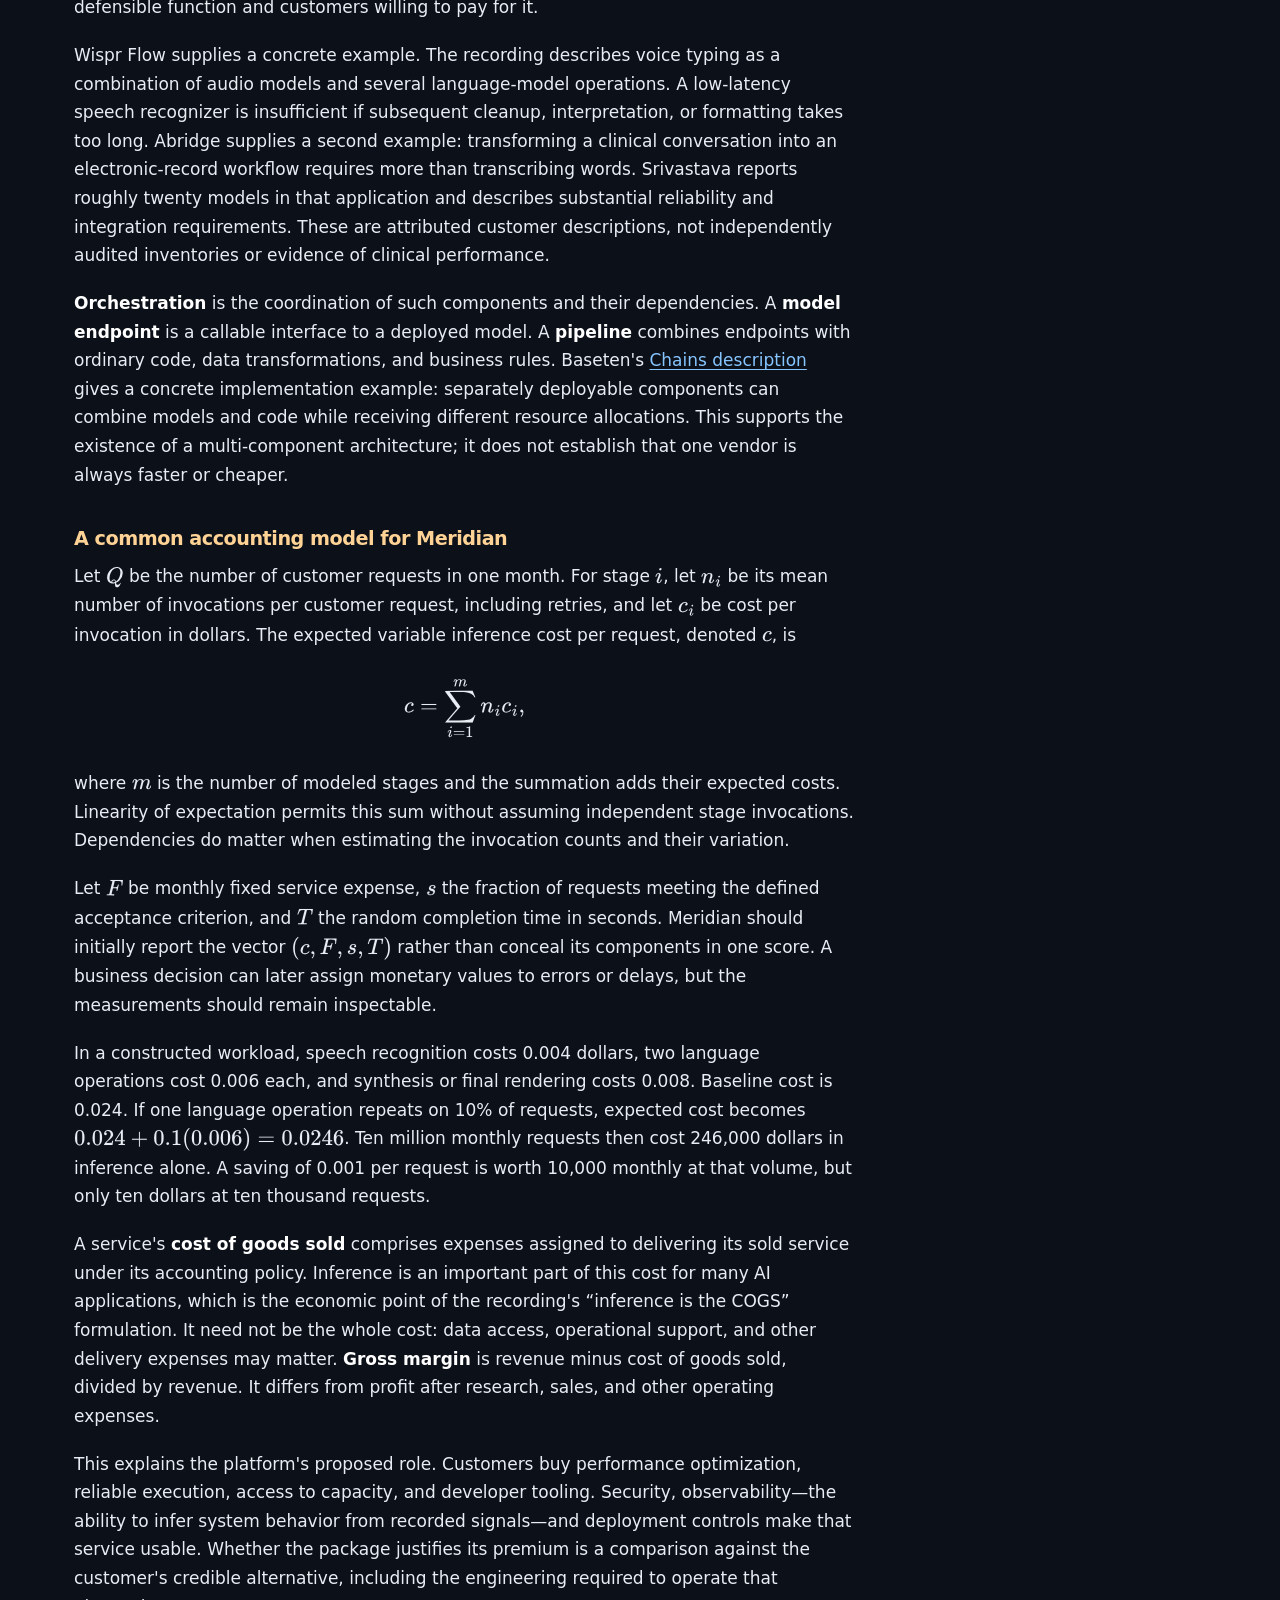
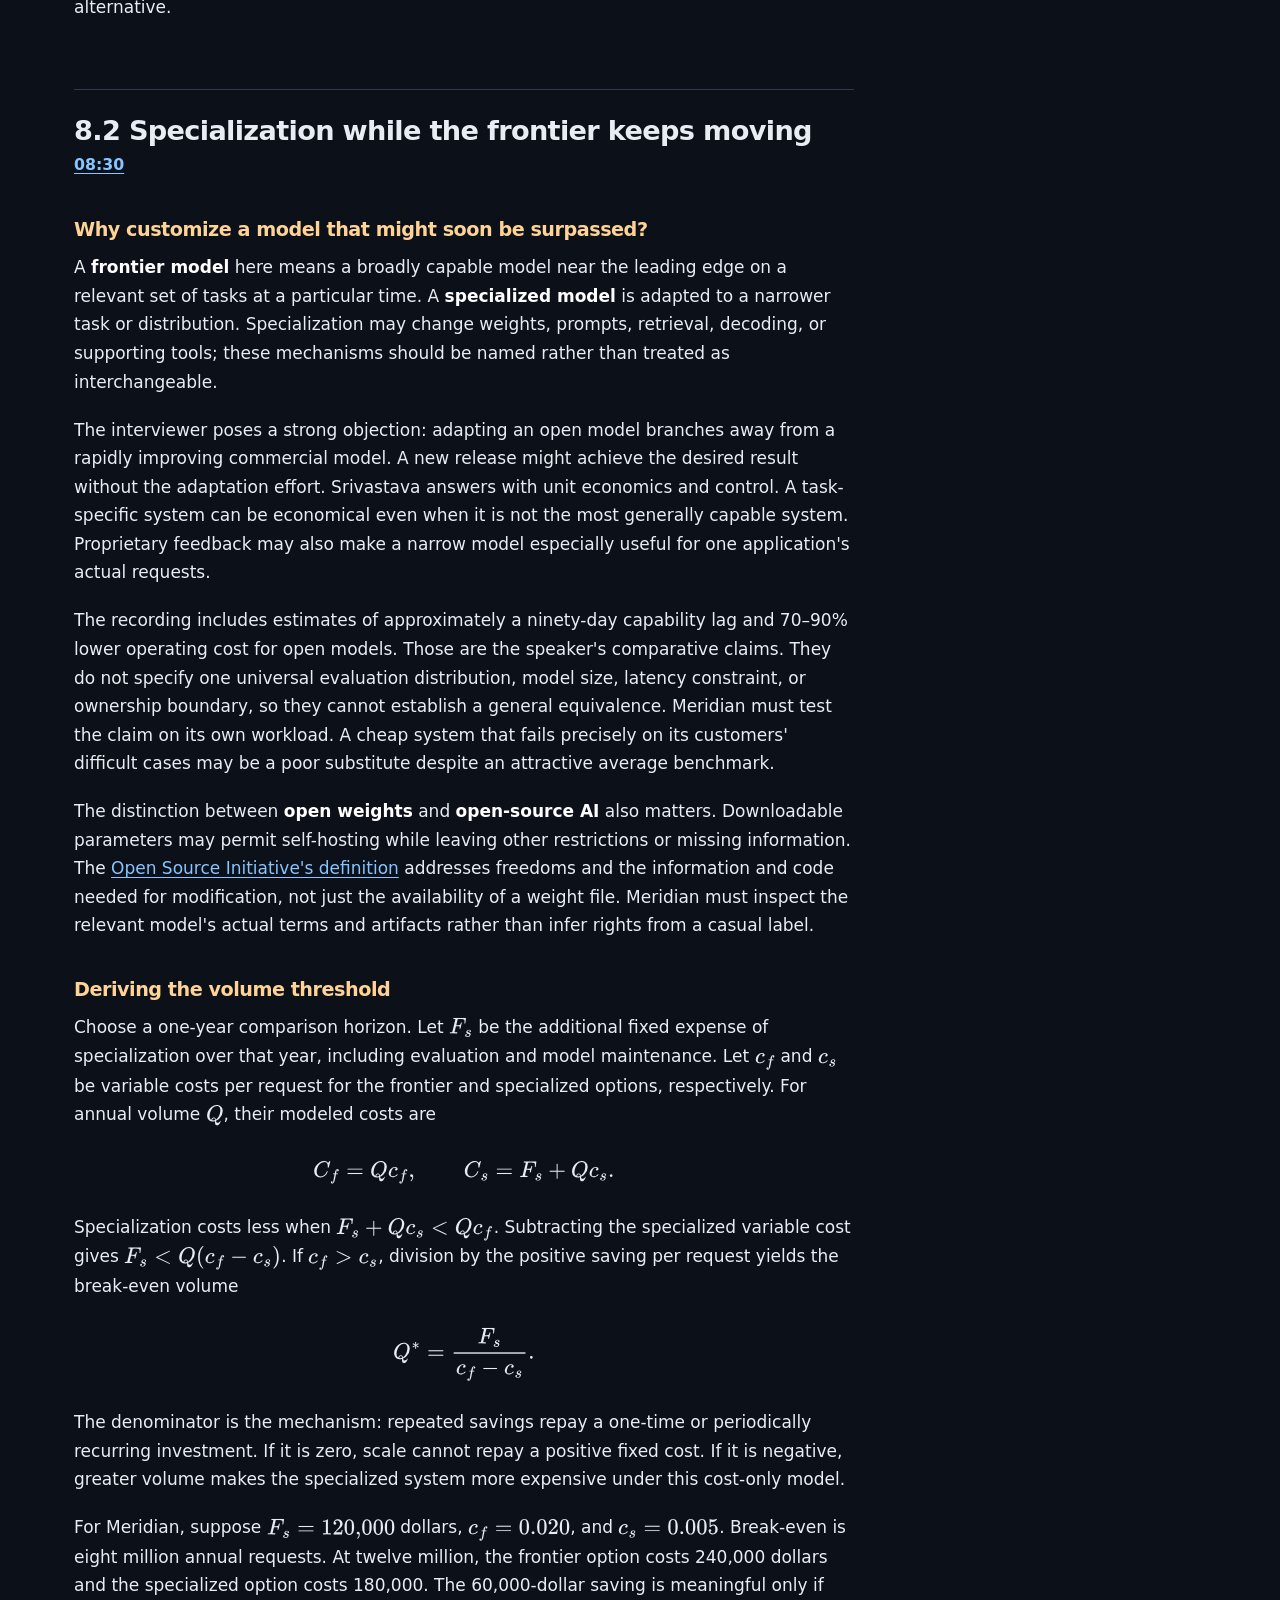
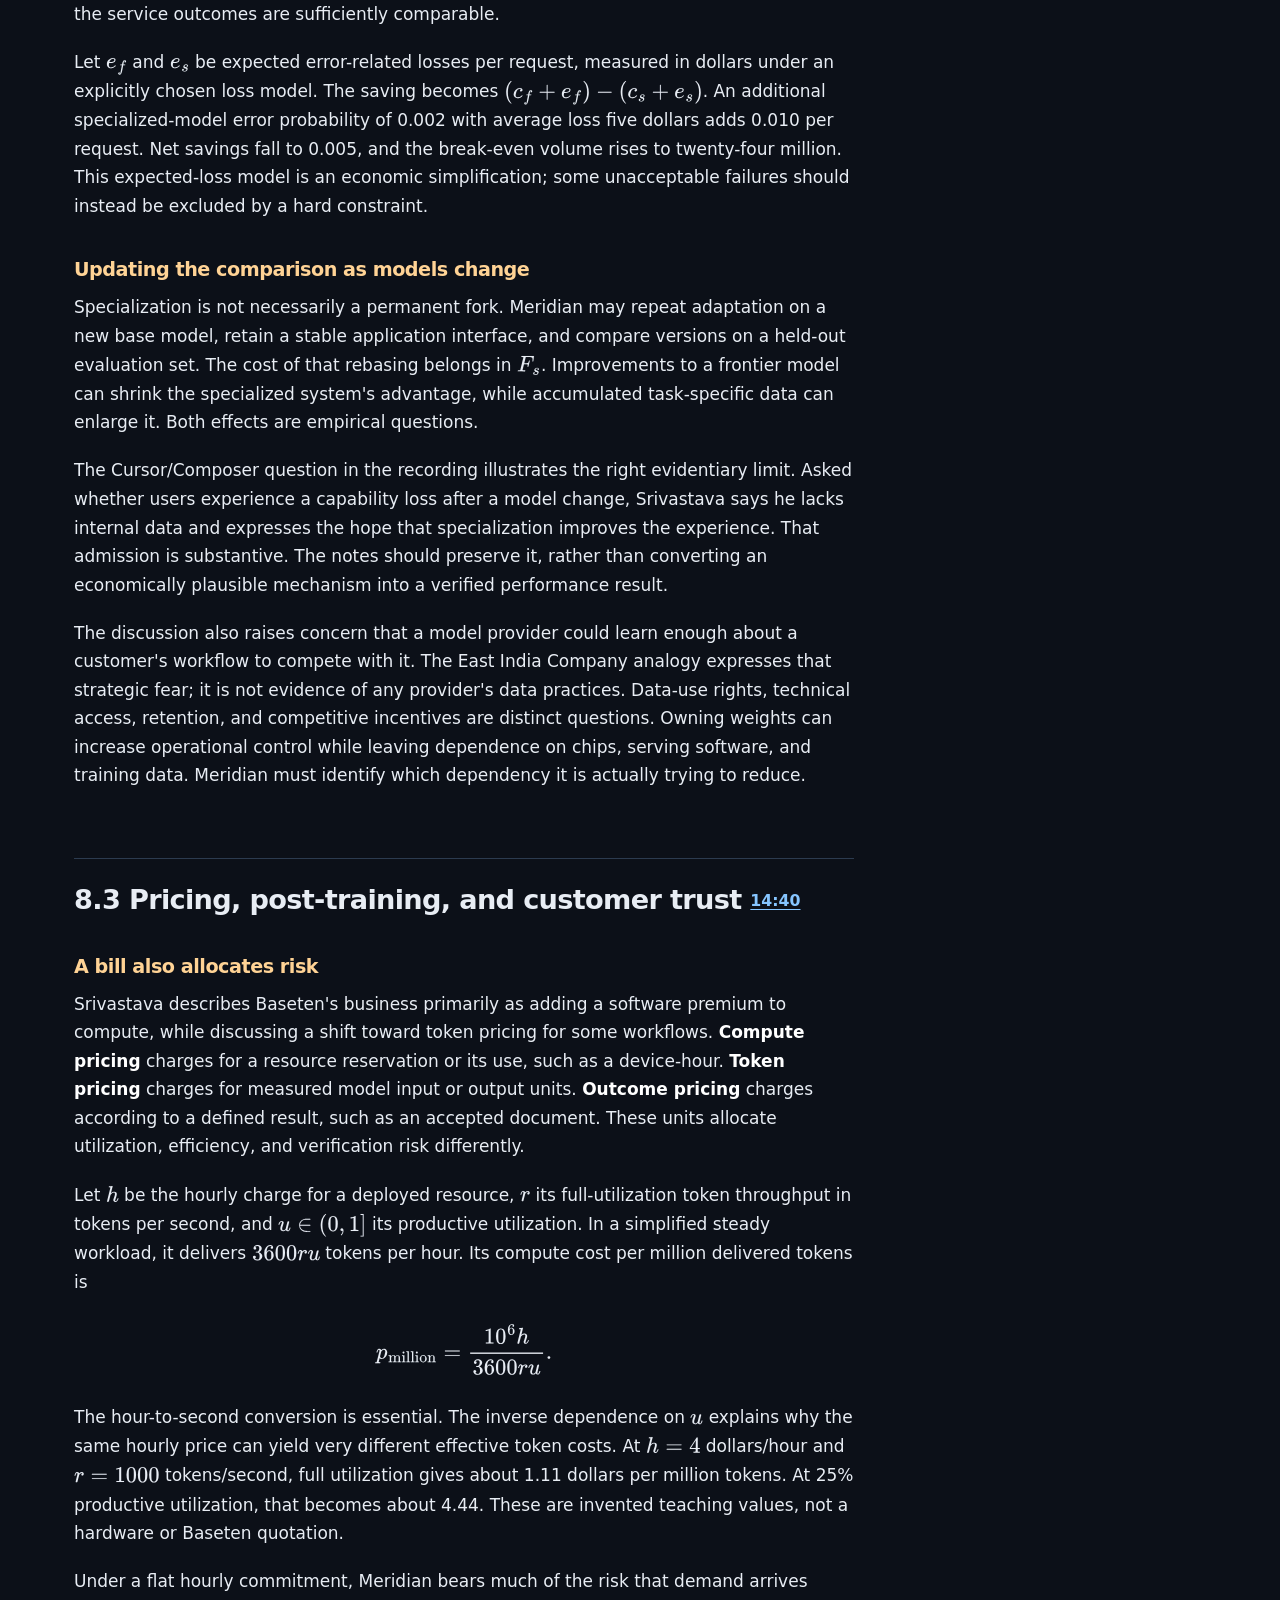
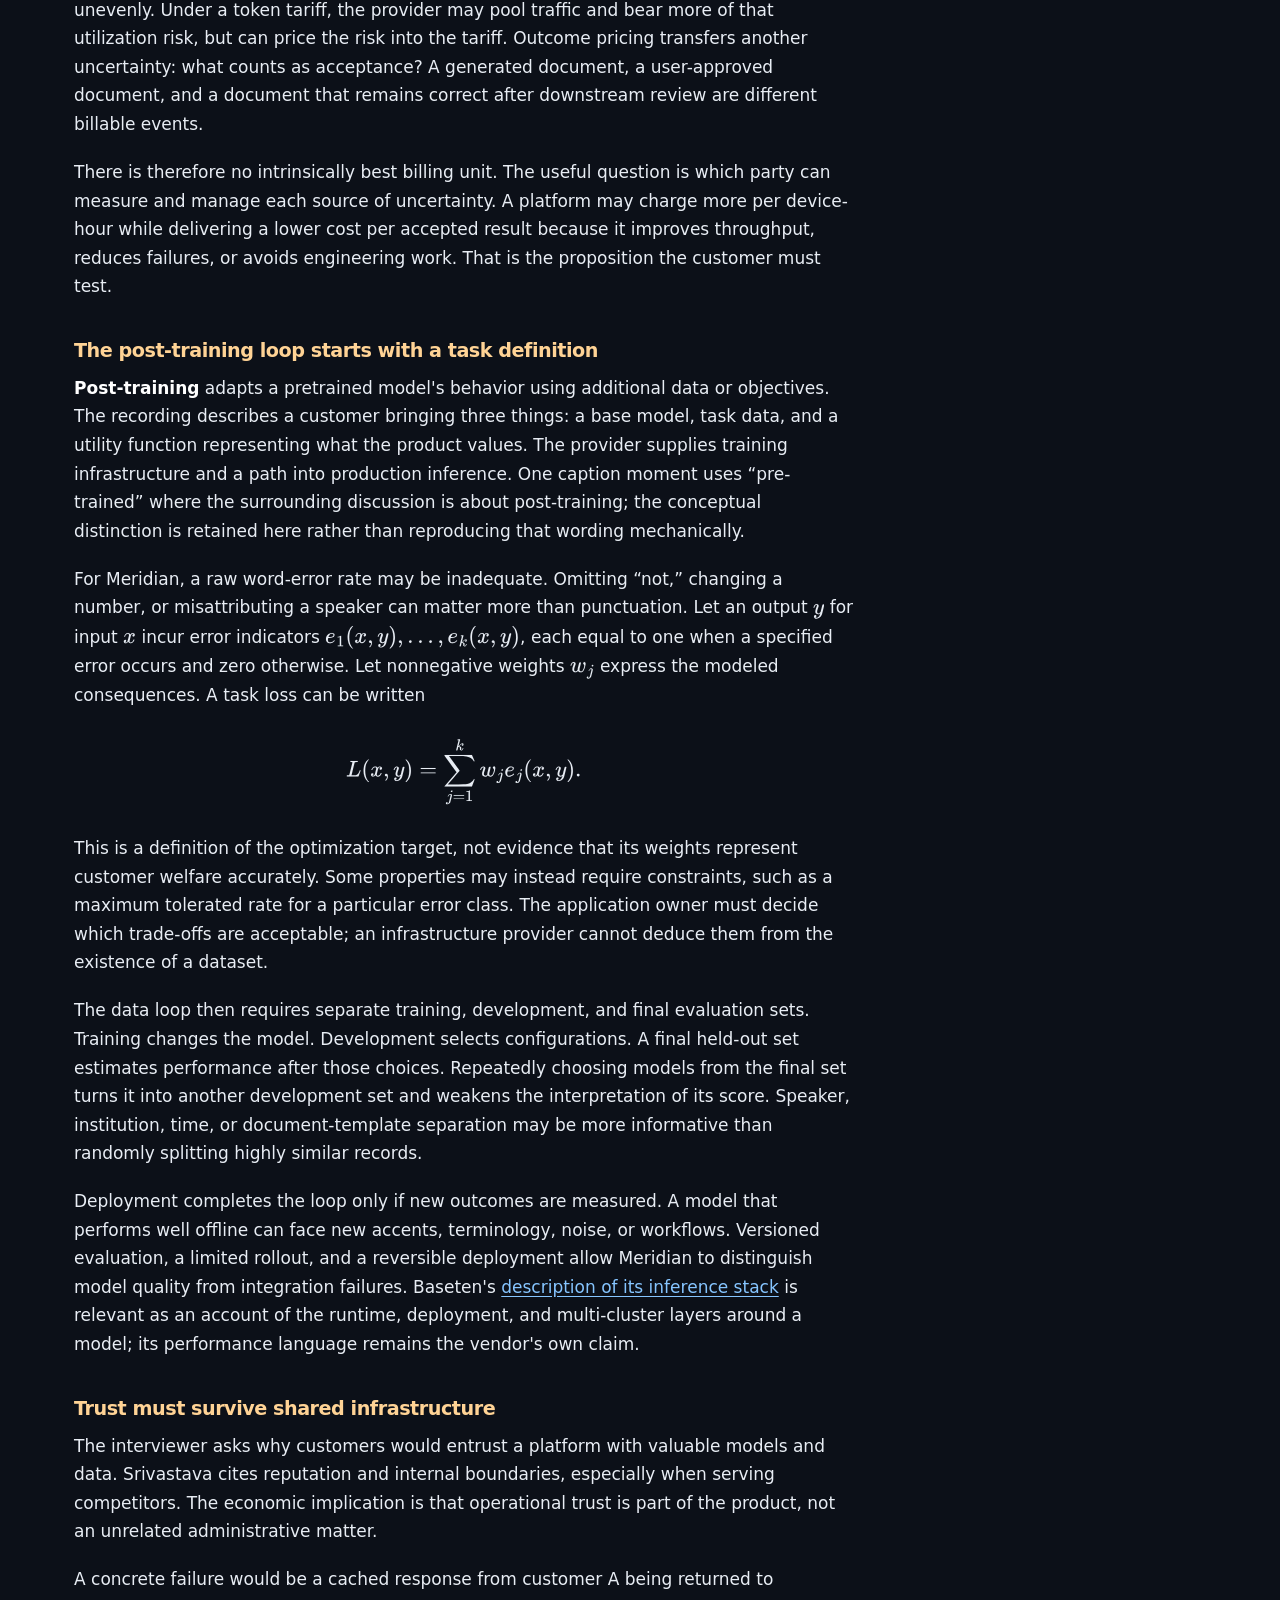
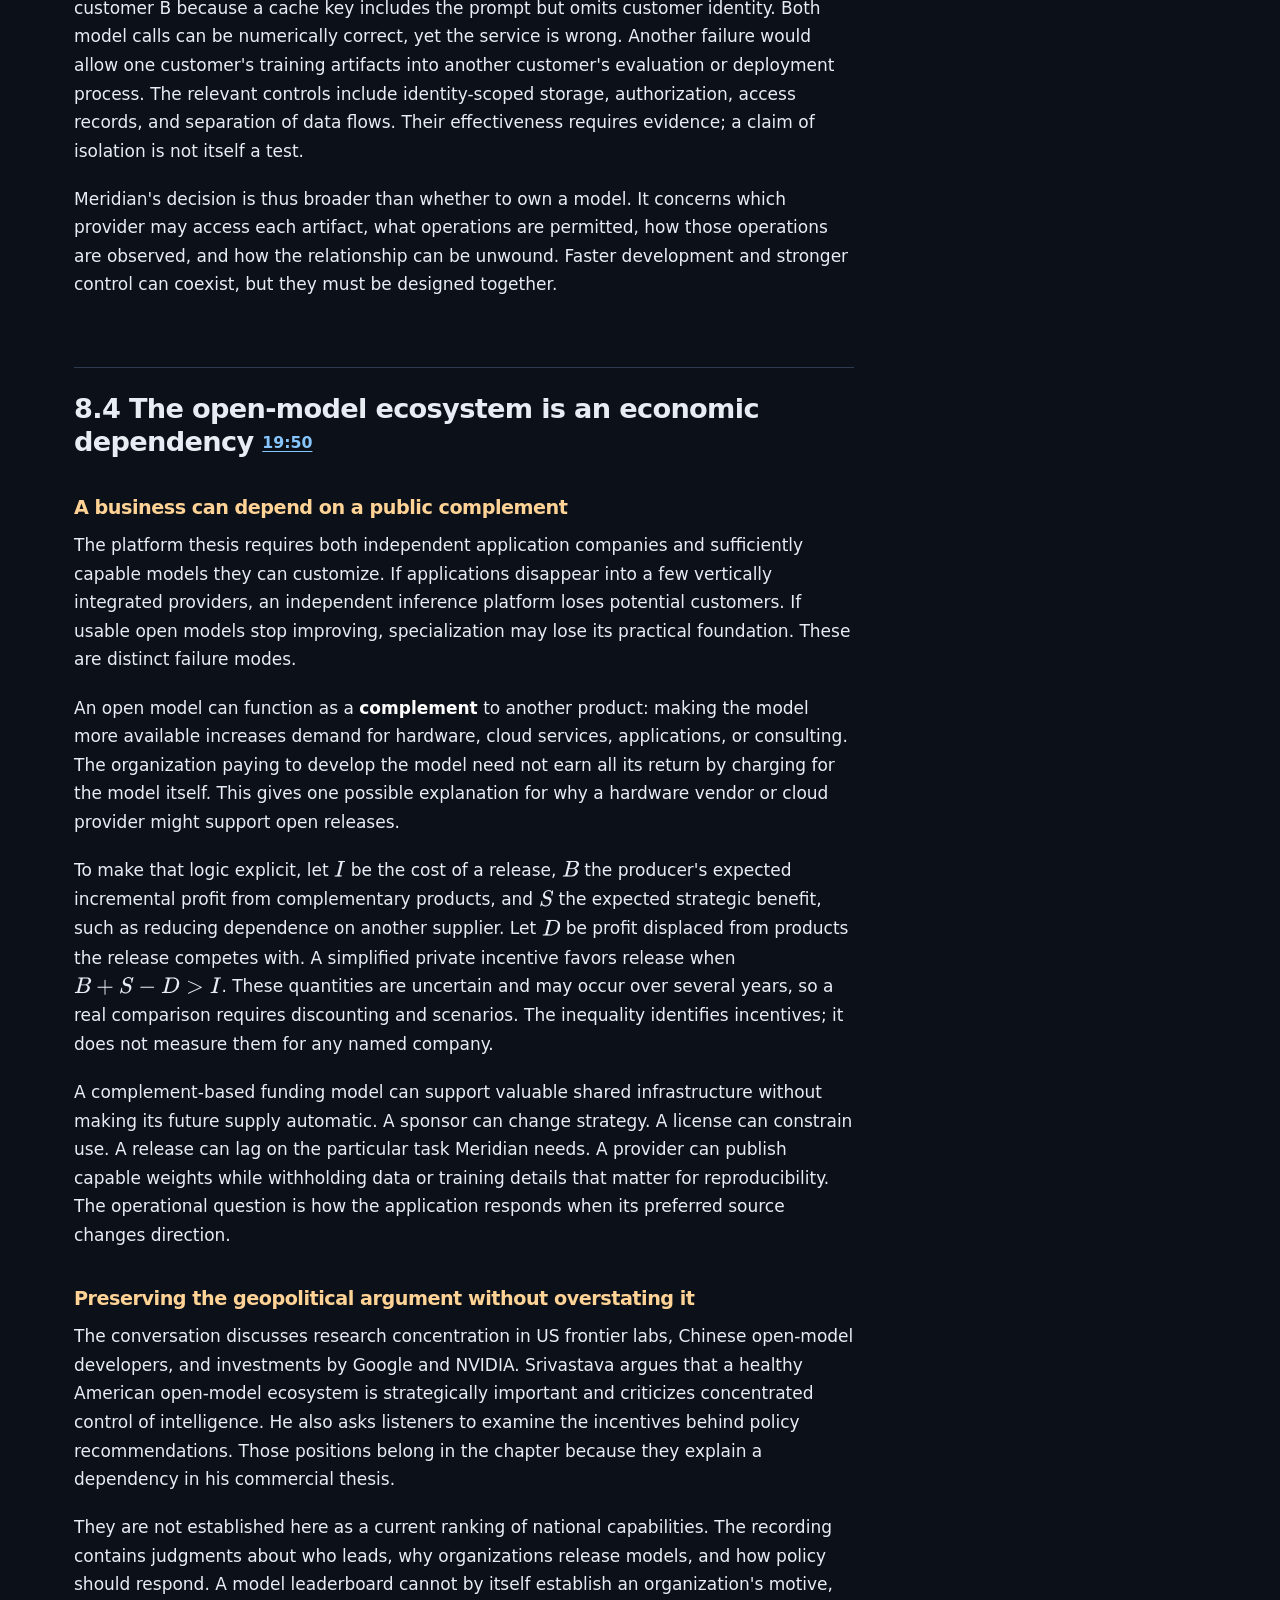
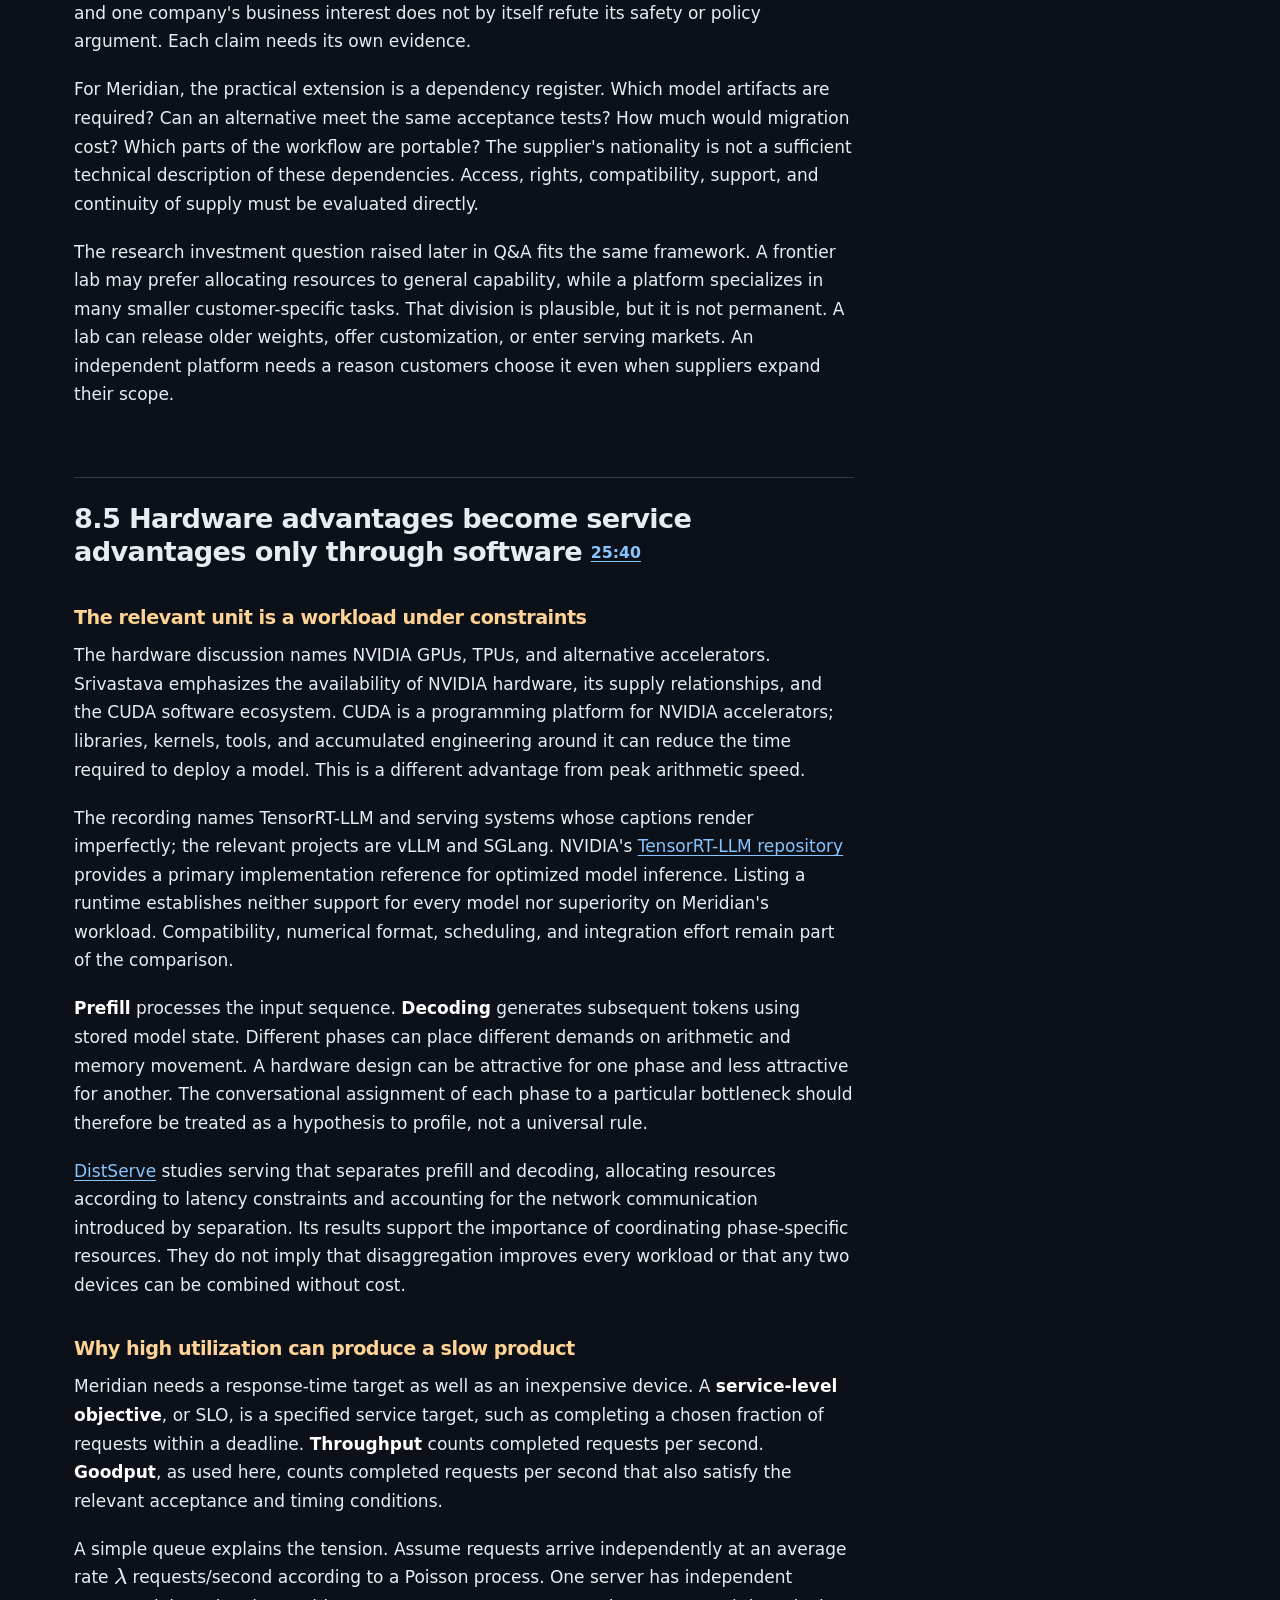
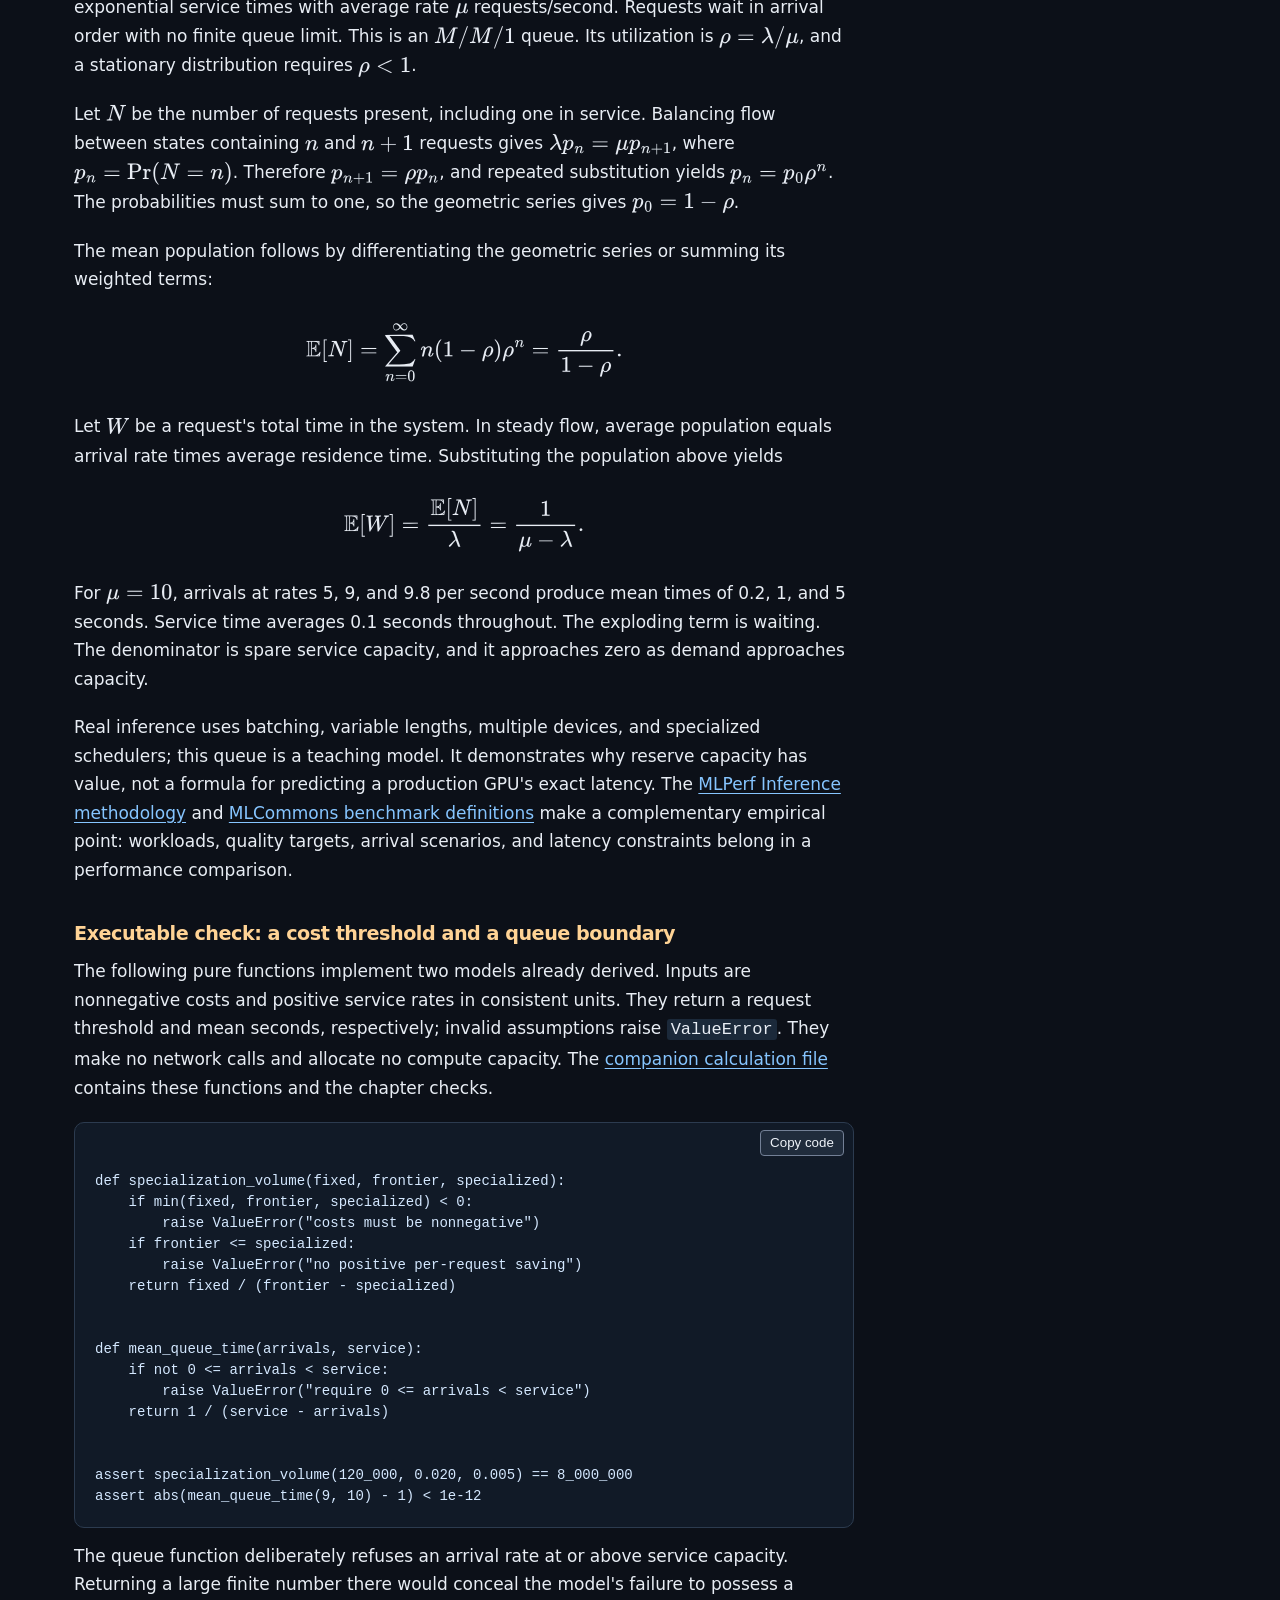
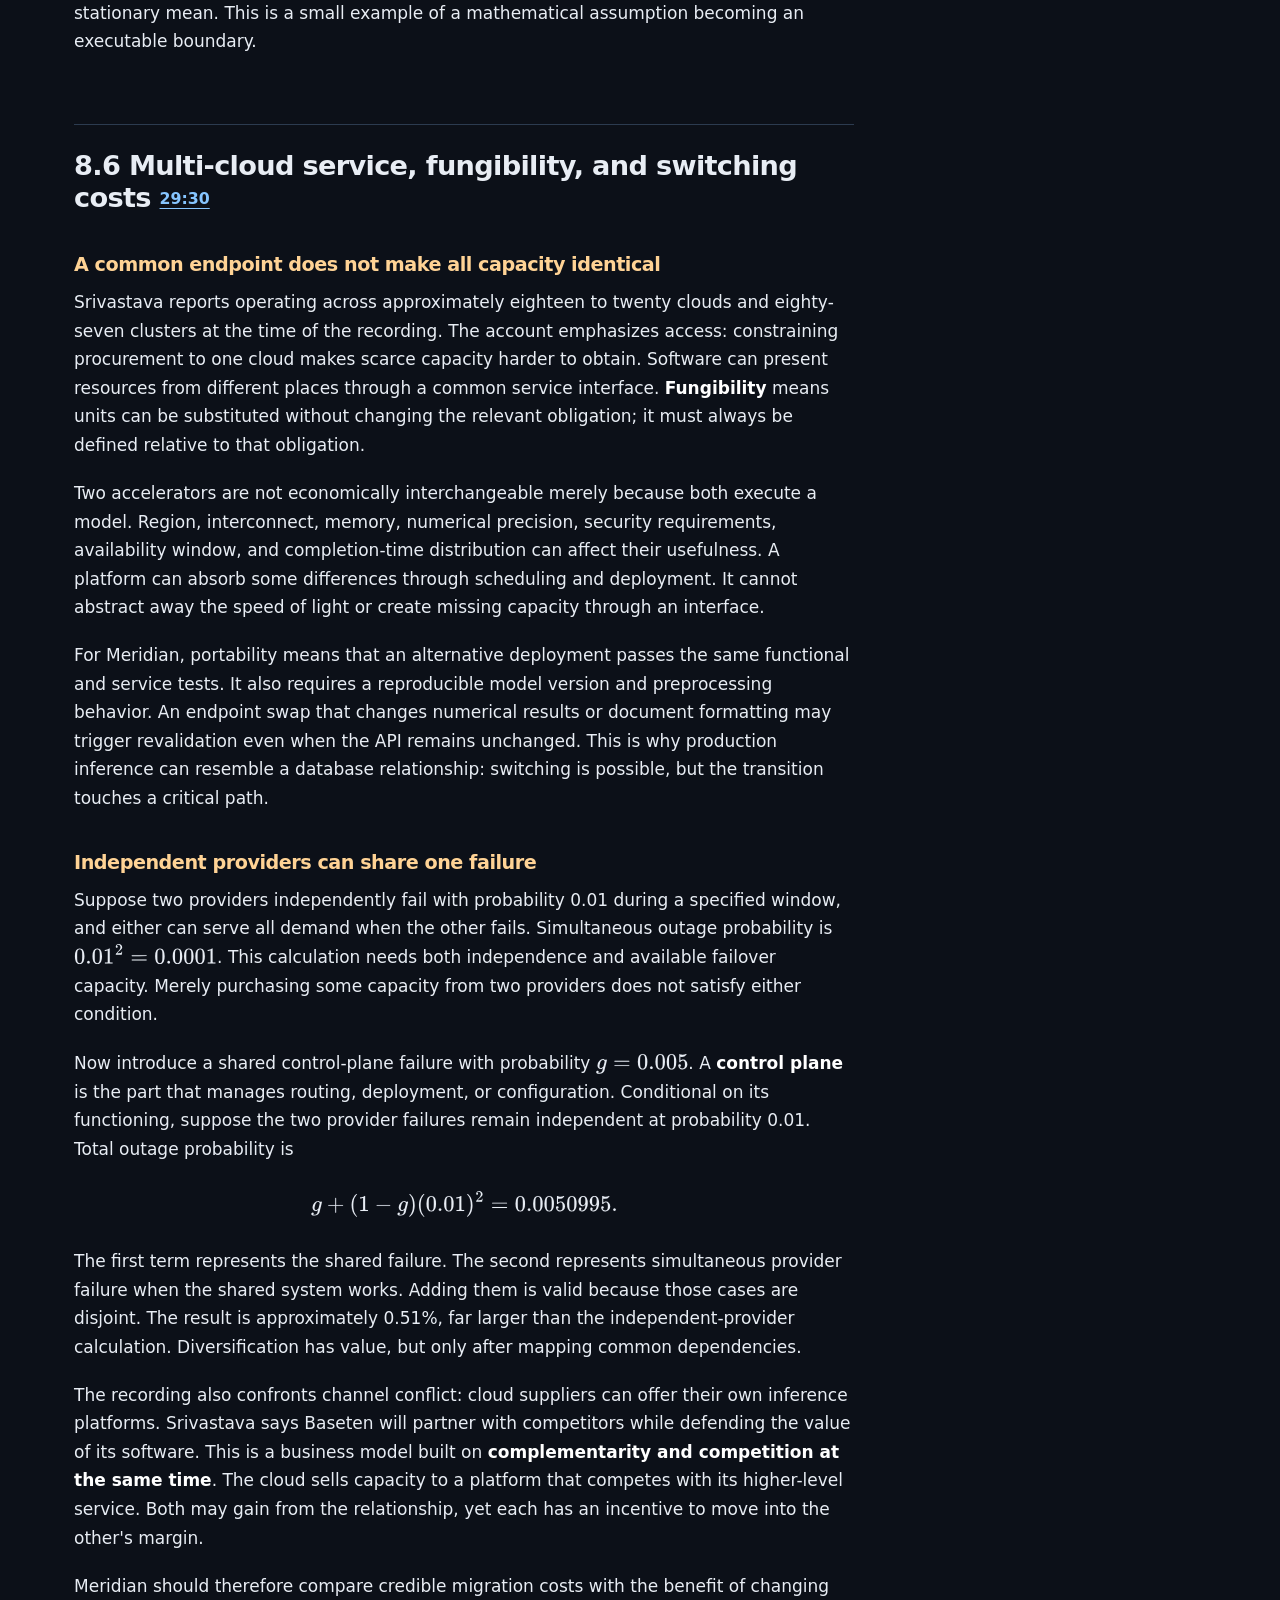
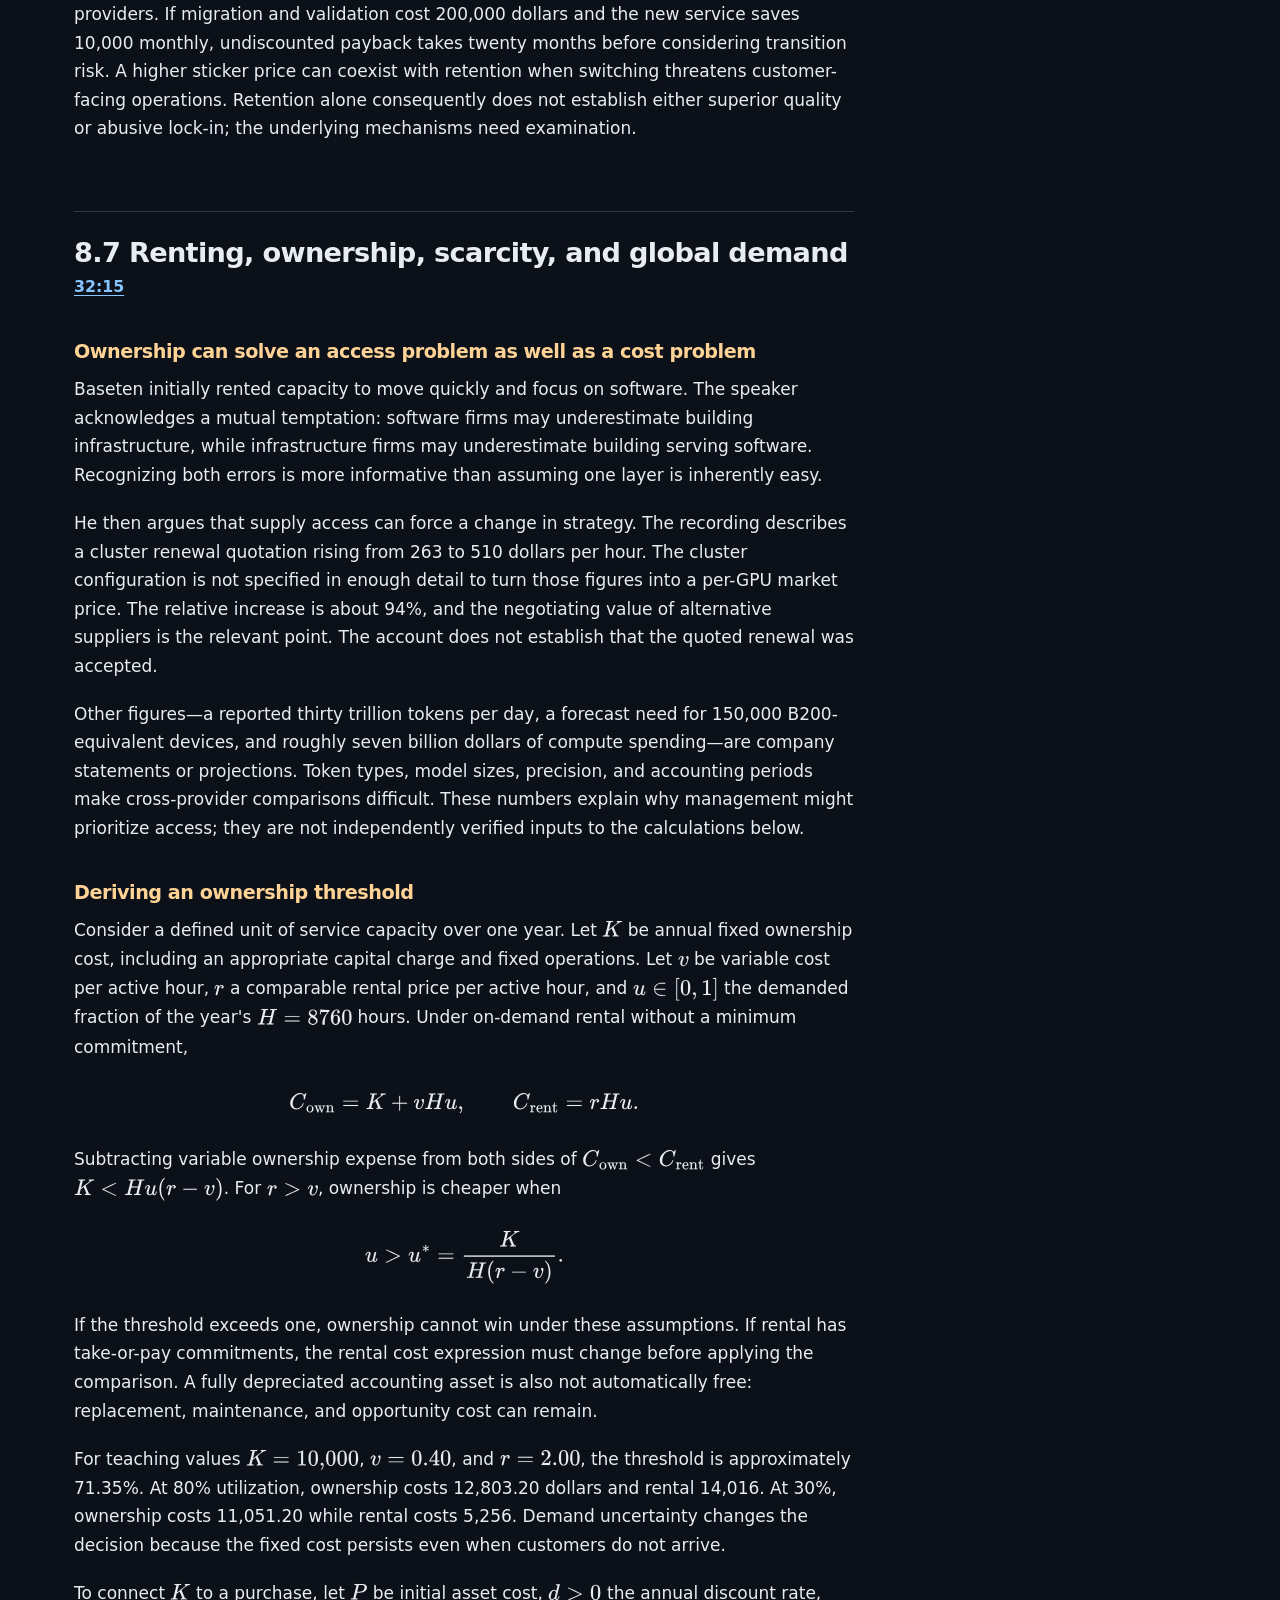
<file: docs/lecture-08.html>
<!DOCTYPE html>

<html lang="en"><head><meta charset="utf-8"/><meta content="width=device-width,initial-scale=1" name="viewport"/>
<title>Applied AI and inference platforms | MS&amp;E435 Study Notes</title><link href="assets/notes.css" rel="stylesheet"/>
<script>window.MathJax={tex:{inlineMath:[['$','$']],displayMath:[['$$','$$']]},options:{skipHtmlTags:['script','noscript','style','textarea','pre','code']}};</script>
<script defer="" src="assets/mathjax-tex-svg.js"></script><script defer="" src="assets/copy-code.js"></script></head>
<body><a class="skip" href="#main">Skip to content</a>
<header class="top"><div class="shell"><a class="brand" href="index.html">MS&amp;E435 · Economics of AI</a><nav aria-label="Site navigation"><a href="index.html">Reading guide</a><a href="source-map.html">Lecture map</a><a href="references.html">References</a></nav></div></header>
<div class="shell layout"><main class="main" id="main"><nav aria-label="Chapter navigation" class="chapter-nav"><a href="lecture-07.html">Previous: Coding AI and software creation</a><a class="index" href="index.html">All chapters</a><a class="next" href="lecture-09.html">Next: AI in life sciences</a></nav><p class="meta">Chapter 8 of 9 · About 31 minutes to read · <a href="chapters/lecture-08.md">Editable Markdown</a></p><h1 id="8-applied-ai-building-a-business-around-dependable-inference">8. Applied AI: building a business around dependable inference</h1>
<p><em>Independent study chapter based on Tuhin Srivastava's Stanford MS&amp;E435 conversation with Apoorv Agrawal, Spring 2026 · Recording length 49:16.</em></p>
<p>A documentation company has a promising product: a user speaks, several models transform the audio, and a useful document appears. Its customers like the demonstration. Its financial statements are less encouraging. Inference expense grows with usage, the busiest customers produce the smallest margins, and a slow upstream model makes the entire interface feel broken. Moving to a smaller model might reduce cost, but a missed qualification in a document could destroy the usefulness of the result. Owning accelerators might stabilize supply, but would commit capital before demand is secure.</p>
<p>Call this hypothetical company <strong>Meridian</strong>. Its decisions recur throughout the chapter. Meridian is a teaching construction, not a claim about the operations of any named company. The actual cases underlying the chapter are the recording's accounts of Wispr Flow, Abridge, Cursor, and Baseten. They reveal why delivering inference is a systems problem and why the business supplying it cannot be evaluated from a GPU price alone.</p>
<p>The central question is how much it costs to deliver an accepted customer outcome at the required speed and reliability. The transcript determines the order of the discussion. Mathematical models, executable calculations, and research connections develop the argument independently; the <a href="sources/rewrite-coverage-08.json">coverage ledger</a> identifies those boundaries section by section.</p>
<h2 id="81-why-an-inference-platform-exists-0300">8.1 Why an inference platform exists <a href="https://www.youtube.com/watch?v=Qh7Oxvo5sJI&amp;t=180s">03:00</a></h2>
<h3 id="from-a-model-demonstration-to-a-delivered-service">From a model demonstration to a delivered service</h3>
<p>An <strong>inference</strong> is a computation that applies an already trained model to an input. A <strong>production service</strong> must make that computation available repeatedly under real demand, rather than merely produce a successful demonstration. It must load the right model, assign resources, accept requests, return outputs, and expose enough information to diagnose failures. If the model participates in a larger application, its result must also arrive in a form and at a time the next component can use.</p>
<p>Srivastava's account of founding Baseten begins with this distinction. After work in finance, applied machine learning, and early technology companies, he and long-standing collaborators chose infrastructure that could serve many applications. The strategic idea was exposure to the growth of machine learning without having to predict one winning application. That does not eliminate commercial risk: an infrastructure layer still needs a defensible function and customers willing to pay for it.</p>
<p>Wispr Flow supplies a concrete example. The recording describes voice typing as a combination of audio models and several language-model operations. A low-latency speech recognizer is insufficient if subsequent cleanup, interpretation, or formatting takes too long. Abridge supplies a second example: transforming a clinical conversation into an electronic-record workflow requires more than transcribing words. Srivastava reports roughly twenty models in that application and describes substantial reliability and integration requirements. These are attributed customer descriptions, not independently audited inventories or evidence of clinical performance.</p>
<p><strong>Orchestration</strong> is the coordination of such components and their dependencies. A <strong>model endpoint</strong> is a callable interface to a deployed model. A <strong>pipeline</strong> combines endpoints with ordinary code, data transformations, and business rules. Baseten's <a href="https://www.baseten.co/products/chains/">Chains description</a> gives a concrete implementation example: separately deployable components can combine models and code while receiving different resource allocations. This supports the existence of a multi-component architecture; it does not establish that one vendor is always faster or cheaper.</p>
<h3 id="a-common-accounting-model-for-meridian">A common accounting model for Meridian</h3>
<p>Let $Q$ be the number of customer requests in one month. For stage $i$, let $n_i$ be its mean number of invocations per customer request, including retries, and let $c_i$ be cost per invocation in dollars. The expected variable inference cost per request, denoted $c$, is</p>
<p>$$c=\sum_{i=1}^{m} n_i c_i,$$</p>
<p>where $m$ is the number of modeled stages and the summation adds their expected costs. Linearity of expectation permits this sum without assuming independent stage invocations. Dependencies do matter when estimating the invocation counts and their variation.</p>
<p>Let $F$ be monthly fixed service expense, $s$ the fraction of requests meeting the defined acceptance criterion, and $T$ the random completion time in seconds. Meridian should initially report the vector $(c,F,s,T)$ rather than conceal its components in one score. A business decision can later assign monetary values to errors or delays, but the measurements should remain inspectable.</p>
<p>In a constructed workload, speech recognition costs 0.004 dollars, two language operations cost 0.006 each, and synthesis or final rendering costs 0.008. Baseline cost is 0.024. If one language operation repeats on 10% of requests, expected cost becomes $0.024+0.1(0.006)=0.0246$. Ten million monthly requests then cost 246,000 dollars in inference alone. A saving of 0.001 per request is worth 10,000 monthly at that volume, but only ten dollars at ten thousand requests.</p>
<p>A service's <strong>cost of goods sold</strong> comprises expenses assigned to delivering its sold service under its accounting policy. Inference is an important part of this cost for many AI applications, which is the economic point of the recording's “inference is the COGS” formulation. It need not be the whole cost: data access, operational support, and other delivery expenses may matter. <strong>Gross margin</strong> is revenue minus cost of goods sold, divided by revenue. It differs from profit after research, sales, and other operating expenses.</p>
<p>This explains the platform's proposed role. Customers buy performance optimization, reliable execution, access to capacity, and developer tooling. Security, observability—the ability to infer system behavior from recorded signals—and deployment controls make that service usable. Whether the package justifies its premium is a comparison against the customer's credible alternative, including the engineering required to operate that alternative.</p>
<h2 id="82-specialization-while-the-frontier-keeps-moving-0830">8.2 Specialization while the frontier keeps moving <a href="https://www.youtube.com/watch?v=Qh7Oxvo5sJI&amp;t=510s">08:30</a></h2>
<h3 id="why-customize-a-model-that-might-soon-be-surpassed">Why customize a model that might soon be surpassed?</h3>
<p>A <strong>frontier model</strong> here means a broadly capable model near the leading edge on a relevant set of tasks at a particular time. A <strong>specialized model</strong> is adapted to a narrower task or distribution. Specialization may change weights, prompts, retrieval, decoding, or supporting tools; these mechanisms should be named rather than treated as interchangeable.</p>
<p>The interviewer poses a strong objection: adapting an open model branches away from a rapidly improving commercial model. A new release might achieve the desired result without the adaptation effort. Srivastava answers with unit economics and control. A task-specific system can be economical even when it is not the most generally capable system. Proprietary feedback may also make a narrow model especially useful for one application's actual requests.</p>
<p>The recording includes estimates of approximately a ninety-day capability lag and 70–90% lower operating cost for open models. Those are the speaker's comparative claims. They do not specify one universal evaluation distribution, model size, latency constraint, or ownership boundary, so they cannot establish a general equivalence. Meridian must test the claim on its own workload. A cheap system that fails precisely on its customers' difficult cases may be a poor substitute despite an attractive average benchmark.</p>
<p>The distinction between <strong>open weights</strong> and <strong>open-source AI</strong> also matters. Downloadable parameters may permit self-hosting while leaving other restrictions or missing information. The <a href="https://opensource.org/ai/open-source-ai-definition">Open Source Initiative's definition</a> addresses freedoms and the information and code needed for modification, not just the availability of a weight file. Meridian must inspect the relevant model's actual terms and artifacts rather than infer rights from a casual label.</p>
<h3 id="deriving-the-volume-threshold">Deriving the volume threshold</h3>
<p>Choose a one-year comparison horizon. Let $F_s$ be the additional fixed expense of specialization over that year, including evaluation and model maintenance. Let $c_f$ and $c_s$ be variable costs per request for the frontier and specialized options, respectively. For annual volume $Q$, their modeled costs are</p>
<p>$$C_f=Qc_f,\qquad C_s=F_s+Qc_s.$$</p>
<p>Specialization costs less when $F_s+Qc_s&lt;Qc_f$. Subtracting the specialized variable cost gives $F_s&lt;Q(c_f-c_s)$. If $c_f&gt;c_s$, division by the positive saving per request yields the break-even volume</p>
<p>$$Q^*=\frac{F_s}{c_f-c_s}.$$</p>
<p>The denominator is the mechanism: repeated savings repay a one-time or periodically recurring investment. If it is zero, scale cannot repay a positive fixed cost. If it is negative, greater volume makes the specialized system more expensive under this cost-only model.</p>
<p>For Meridian, suppose $F_s=120{,}000$ dollars, $c_f=0.020$, and $c_s=0.005$. Break-even is eight million annual requests. At twelve million, the frontier option costs 240,000 dollars and the specialized option costs 180,000. The 60,000-dollar saving is meaningful only if the service outcomes are sufficiently comparable.</p>
<p>Let $e_f$ and $e_s$ be expected error-related losses per request, measured in dollars under an explicitly chosen loss model. The saving becomes $(c_f+e_f)-(c_s+e_s)$. An additional specialized-model error probability of 0.002 with average loss five dollars adds 0.010 per request. Net savings fall to 0.005, and the break-even volume rises to twenty-four million. This expected-loss model is an economic simplification; some unacceptable failures should instead be excluded by a hard constraint.</p>
<h3 id="updating-the-comparison-as-models-change">Updating the comparison as models change</h3>
<p>Specialization is not necessarily a permanent fork. Meridian may repeat adaptation on a new base model, retain a stable application interface, and compare versions on a held-out evaluation set. The cost of that rebasing belongs in $F_s$. Improvements to a frontier model can shrink the specialized system's advantage, while accumulated task-specific data can enlarge it. Both effects are empirical questions.</p>
<p>The Cursor/Composer question in the recording illustrates the right evidentiary limit. Asked whether users experience a capability loss after a model change, Srivastava says he lacks internal data and expresses the hope that specialization improves the experience. That admission is substantive. The notes should preserve it, rather than converting an economically plausible mechanism into a verified performance result.</p>
<p>The discussion also raises concern that a model provider could learn enough about a customer's workflow to compete with it. The East India Company analogy expresses that strategic fear; it is not evidence of any provider's data practices. Data-use rights, technical access, retention, and competitive incentives are distinct questions. Owning weights can increase operational control while leaving dependence on chips, serving software, and training data. Meridian must identify which dependency it is actually trying to reduce.</p>
<h2 id="83-pricing-post-training-and-customer-trust-1440">8.3 Pricing, post-training, and customer trust <a href="https://www.youtube.com/watch?v=Qh7Oxvo5sJI&amp;t=880s">14:40</a></h2>
<h3 id="a-bill-also-allocates-risk">A bill also allocates risk</h3>
<p>Srivastava describes Baseten's business primarily as adding a software premium to compute, while discussing a shift toward token pricing for some workflows. <strong>Compute pricing</strong> charges for a resource reservation or its use, such as a device-hour. <strong>Token pricing</strong> charges for measured model input or output units. <strong>Outcome pricing</strong> charges according to a defined result, such as an accepted document. These units allocate utilization, efficiency, and verification risk differently.</p>
<p>Let $h$ be the hourly charge for a deployed resource, $r$ its full-utilization token throughput in tokens per second, and $u\in(0,1]$ its productive utilization. In a simplified steady workload, it delivers $3600ru$ tokens per hour. Its compute cost per million delivered tokens is</p>
<p>$$p_{\rm million}=\frac{10^6h}{3600ru}.$$</p>
<p>The hour-to-second conversion is essential. The inverse dependence on $u$ explains why the same hourly price can yield very different effective token costs. At $h=4$ dollars/hour and $r=1000$ tokens/second, full utilization gives about 1.11 dollars per million tokens. At 25% productive utilization, that becomes about 4.44. These are invented teaching values, not a hardware or Baseten quotation.</p>
<p>Under a flat hourly commitment, Meridian bears much of the risk that demand arrives unevenly. Under a token tariff, the provider may pool traffic and bear more of that utilization risk, but can price the risk into the tariff. Outcome pricing transfers another uncertainty: what counts as acceptance? A generated document, a user-approved document, and a document that remains correct after downstream review are different billable events.</p>
<p>There is therefore no intrinsically best billing unit. The useful question is which party can measure and manage each source of uncertainty. A platform may charge more per device-hour while delivering a lower cost per accepted result because it improves throughput, reduces failures, or avoids engineering work. That is the proposition the customer must test.</p>
<h3 id="the-post-training-loop-starts-with-a-task-definition">The post-training loop starts with a task definition</h3>
<p><strong>Post-training</strong> adapts a pretrained model's behavior using additional data or objectives. The recording describes a customer bringing three things: a base model, task data, and a utility function representing what the product values. The provider supplies training infrastructure and a path into production inference. One caption moment uses “pre-trained” where the surrounding discussion is about post-training; the conceptual distinction is retained here rather than reproducing that wording mechanically.</p>
<p>For Meridian, a raw word-error rate may be inadequate. Omitting “not,” changing a number, or misattributing a speaker can matter more than punctuation. Let an output $y$ for input $x$ incur error indicators $e_1(x,y),\ldots,e_k(x,y)$, each equal to one when a specified error occurs and zero otherwise. Let nonnegative weights $w_j$ express the modeled consequences. A task loss can be written</p>
<p>$$L(x,y)=\sum_{j=1}^{k} w_j e_j(x,y).$$</p>
<p>This is a definition of the optimization target, not evidence that its weights represent customer welfare accurately. Some properties may instead require constraints, such as a maximum tolerated rate for a particular error class. The application owner must decide which trade-offs are acceptable; an infrastructure provider cannot deduce them from the existence of a dataset.</p>
<p>The data loop then requires separate training, development, and final evaluation sets. Training changes the model. Development selects configurations. A final held-out set estimates performance after those choices. Repeatedly choosing models from the final set turns it into another development set and weakens the interpretation of its score. Speaker, institution, time, or document-template separation may be more informative than randomly splitting highly similar records.</p>
<p>Deployment completes the loop only if new outcomes are measured. A model that performs well offline can face new accents, terminology, noise, or workflows. Versioned evaluation, a limited rollout, and a reversible deployment allow Meridian to distinguish model quality from integration failures. Baseten's <a href="https://www.baseten.co/resources/guide/the-baseten-inference-stack/">description of its inference stack</a> is relevant as an account of the runtime, deployment, and multi-cluster layers around a model; its performance language remains the vendor's own claim.</p>
<h3 id="trust-must-survive-shared-infrastructure">Trust must survive shared infrastructure</h3>
<p>The interviewer asks why customers would entrust a platform with valuable models and data. Srivastava cites reputation and internal boundaries, especially when serving competitors. The economic implication is that operational trust is part of the product, not an unrelated administrative matter.</p>
<p>A concrete failure would be a cached response from customer A being returned to customer B because a cache key includes the prompt but omits customer identity. Both model calls can be numerically correct, yet the service is wrong. Another failure would allow one customer's training artifacts into another customer's evaluation or deployment process. The relevant controls include identity-scoped storage, authorization, access records, and separation of data flows. Their effectiveness requires evidence; a claim of isolation is not itself a test.</p>
<p>Meridian's decision is thus broader than whether to own a model. It concerns which provider may access each artifact, what operations are permitted, how those operations are observed, and how the relationship can be unwound. Faster development and stronger control can coexist, but they must be designed together.</p>
<h2 id="84-the-open-model-ecosystem-is-an-economic-dependency-1950">8.4 The open-model ecosystem is an economic dependency <a href="https://www.youtube.com/watch?v=Qh7Oxvo5sJI&amp;t=1190s">19:50</a></h2>
<h3 id="a-business-can-depend-on-a-public-complement">A business can depend on a public complement</h3>
<p>The platform thesis requires both independent application companies and sufficiently capable models they can customize. If applications disappear into a few vertically integrated providers, an independent inference platform loses potential customers. If usable open models stop improving, specialization may lose its practical foundation. These are distinct failure modes.</p>
<p>An open model can function as a <strong>complement</strong> to another product: making the model more available increases demand for hardware, cloud services, applications, or consulting. The organization paying to develop the model need not earn all its return by charging for the model itself. This gives one possible explanation for why a hardware vendor or cloud provider might support open releases.</p>
<p>To make that logic explicit, let $I$ be the cost of a release, $B$ the producer's expected incremental profit from complementary products, and $S$ the expected strategic benefit, such as reducing dependence on another supplier. Let $D$ be profit displaced from products the release competes with. A simplified private incentive favors release when $B+S-D&gt;I$. These quantities are uncertain and may occur over several years, so a real comparison requires discounting and scenarios. The inequality identifies incentives; it does not measure them for any named company.</p>
<p>A complement-based funding model can support valuable shared infrastructure without making its future supply automatic. A sponsor can change strategy. A license can constrain use. A release can lag on the particular task Meridian needs. A provider can publish capable weights while withholding data or training details that matter for reproducibility. The operational question is how the application responds when its preferred source changes direction.</p>
<h3 id="preserving-the-geopolitical-argument-without-overstating-it">Preserving the geopolitical argument without overstating it</h3>
<p>The conversation discusses research concentration in US frontier labs, Chinese open-model developers, and investments by Google and NVIDIA. Srivastava argues that a healthy American open-model ecosystem is strategically important and criticizes concentrated control of intelligence. He also asks listeners to examine the incentives behind policy recommendations. Those positions belong in the chapter because they explain a dependency in his commercial thesis.</p>
<p>They are not established here as a current ranking of national capabilities. The recording contains judgments about who leads, why organizations release models, and how policy should respond. A model leaderboard cannot by itself establish an organization's motive, and one company's business interest does not by itself refute its safety or policy argument. Each claim needs its own evidence.</p>
<p>For Meridian, the practical extension is a dependency register. Which model artifacts are required? Can an alternative meet the same acceptance tests? How much would migration cost? Which parts of the workflow are portable? The supplier's nationality is not a sufficient technical description of these dependencies. Access, rights, compatibility, support, and continuity of supply must be evaluated directly.</p>
<p>The research investment question raised later in Q&amp;A fits the same framework. A frontier lab may prefer allocating resources to general capability, while a platform specializes in many smaller customer-specific tasks. That division is plausible, but it is not permanent. A lab can release older weights, offer customization, or enter serving markets. An independent platform needs a reason customers choose it even when suppliers expand their scope.</p>
<h2 id="85-hardware-advantages-become-service-advantages-only-through-software-2540">8.5 Hardware advantages become service advantages only through software <a href="https://www.youtube.com/watch?v=Qh7Oxvo5sJI&amp;t=1540s">25:40</a></h2>
<h3 id="the-relevant-unit-is-a-workload-under-constraints">The relevant unit is a workload under constraints</h3>
<p>The hardware discussion names NVIDIA GPUs, TPUs, and alternative accelerators. Srivastava emphasizes the availability of NVIDIA hardware, its supply relationships, and the CUDA software ecosystem. CUDA is a programming platform for NVIDIA accelerators; libraries, kernels, tools, and accumulated engineering around it can reduce the time required to deploy a model. This is a different advantage from peak arithmetic speed.</p>
<p>The recording names TensorRT-LLM and serving systems whose captions render imperfectly; the relevant projects are vLLM and SGLang. NVIDIA's <a href="https://github.com/NVIDIA/TensorRT-LLM">TensorRT-LLM repository</a> provides a primary implementation reference for optimized model inference. Listing a runtime establishes neither support for every model nor superiority on Meridian's workload. Compatibility, numerical format, scheduling, and integration effort remain part of the comparison.</p>
<p><strong>Prefill</strong> processes the input sequence. <strong>Decoding</strong> generates subsequent tokens using stored model state. Different phases can place different demands on arithmetic and memory movement. A hardware design can be attractive for one phase and less attractive for another. The conversational assignment of each phase to a particular bottleneck should therefore be treated as a hypothesis to profile, not a universal rule.</p>
<p><a href="https://arxiv.org/abs/2401.09670">DistServe</a> studies serving that separates prefill and decoding, allocating resources according to latency constraints and accounting for the network communication introduced by separation. Its results support the importance of coordinating phase-specific resources. They do not imply that disaggregation improves every workload or that any two devices can be combined without cost.</p>
<h3 id="why-high-utilization-can-produce-a-slow-product">Why high utilization can produce a slow product</h3>
<p>Meridian needs a response-time target as well as an inexpensive device. A <strong>service-level objective</strong>, or SLO, is a specified service target, such as completing a chosen fraction of requests within a deadline. <strong>Throughput</strong> counts completed requests per second. <strong>Goodput</strong>, as used here, counts completed requests per second that also satisfy the relevant acceptance and timing conditions.</p>
<p>A simple queue explains the tension. Assume requests arrive independently at an average rate $\lambda$ requests/second according to a Poisson process. One server has independent exponential service times with average rate $\mu$ requests/second. Requests wait in arrival order with no finite queue limit. This is an $M/M/1$ queue. Its utilization is $\rho=\lambda/\mu$, and a stationary distribution requires $\rho&lt;1$.</p>
<p>Let $N$ be the number of requests present, including one in service. Balancing flow between states containing $n$ and $n+1$ requests gives $\lambda p_n=\mu p_{n+1}$, where $p_n=\Pr(N=n)$. Therefore $p_{n+1}=\rho p_n$, and repeated substitution yields $p_n=p_0\rho^n$. The probabilities must sum to one, so the geometric series gives $p_0=1-\rho$.</p>
<p>The mean population follows by differentiating the geometric series or summing its weighted terms:</p>
<p>$$\mathbb E[N]=\sum_{n=0}^{\infty}n(1-\rho)\rho^n
=\frac{\rho}{1-\rho}.$$</p>
<p>Let $W$ be a request's total time in the system. In steady flow, average population equals arrival rate times average residence time. Substituting the population above yields</p>
<p>$$\mathbb E[W]=\frac{\mathbb E[N]}{\lambda}
=\frac{1}{\mu-\lambda}.$$</p>
<p>For $\mu=10$, arrivals at rates 5, 9, and 9.8 per second produce mean times of 0.2, 1, and 5 seconds. Service time averages 0.1 seconds throughout. The exploding term is waiting. The denominator is spare service capacity, and it approaches zero as demand approaches capacity.</p>
<p>Real inference uses batching, variable lengths, multiple devices, and specialized schedulers; this queue is a teaching model. It demonstrates why reserve capacity has value, not a formula for predicting a production GPU's exact latency. The <a href="https://arxiv.org/abs/1911.02549">MLPerf Inference methodology</a> and <a href="https://mlcommons.org/benchmarks/inference-datacenter/">MLCommons benchmark definitions</a> make a complementary empirical point: workloads, quality targets, arrival scenarios, and latency constraints belong in a performance comparison.</p>
<h3 id="executable-check-a-cost-threshold-and-a-queue-boundary">Executable check: a cost threshold and a queue boundary</h3>
<p>The following pure functions implement two models already derived. Inputs are nonnegative costs and positive service rates in consistent units. They return a request threshold and mean seconds, respectively; invalid assumptions raise <code>ValueError</code>. They make no network calls and allocate no compute capacity. The <a href="economics_lab.py">companion calculation file</a> contains these functions and the chapter checks.</p>
<pre><code>def specialization_volume(fixed, frontier, specialized):
    if min(fixed, frontier, specialized) &lt; 0:
        raise ValueError("costs must be nonnegative")
    if frontier &lt;= specialized:
        raise ValueError("no positive per-request saving")
    return fixed / (frontier - specialized)


def mean_queue_time(arrivals, service):
    if not 0 &lt;= arrivals &lt; service:
        raise ValueError("require 0 &lt;= arrivals &lt; service")
    return 1 / (service - arrivals)


assert specialization_volume(120_000, 0.020, 0.005) == 8_000_000
assert abs(mean_queue_time(9, 10) - 1) &lt; 1e-12
</code></pre>
<p>The queue function deliberately refuses an arrival rate at or above service capacity. Returning a large finite number there would conceal the model's failure to possess a stationary mean. This is a small example of a mathematical assumption becoming an executable boundary.</p>
<h2 id="86-multi-cloud-service-fungibility-and-switching-costs-2930">8.6 Multi-cloud service, fungibility, and switching costs <a href="https://www.youtube.com/watch?v=Qh7Oxvo5sJI&amp;t=1770s">29:30</a></h2>
<h3 id="a-common-endpoint-does-not-make-all-capacity-identical">A common endpoint does not make all capacity identical</h3>
<p>Srivastava reports operating across approximately eighteen to twenty clouds and eighty-seven clusters at the time of the recording. The account emphasizes access: constraining procurement to one cloud makes scarce capacity harder to obtain. Software can present resources from different places through a common service interface. <strong>Fungibility</strong> means units can be substituted without changing the relevant obligation; it must always be defined relative to that obligation.</p>
<p>Two accelerators are not economically interchangeable merely because both execute a model. Region, interconnect, memory, numerical precision, security requirements, availability window, and completion-time distribution can affect their usefulness. A platform can absorb some differences through scheduling and deployment. It cannot abstract away the speed of light or create missing capacity through an interface.</p>
<p>For Meridian, portability means that an alternative deployment passes the same functional and service tests. It also requires a reproducible model version and preprocessing behavior. An endpoint swap that changes numerical results or document formatting may trigger revalidation even when the API remains unchanged. This is why production inference can resemble a database relationship: switching is possible, but the transition touches a critical path.</p>
<h3 id="independent-providers-can-share-one-failure">Independent providers can share one failure</h3>
<p>Suppose two providers independently fail with probability 0.01 during a specified window, and either can serve all demand when the other fails. Simultaneous outage probability is $0.01^2=0.0001$. This calculation needs both independence and available failover capacity. Merely purchasing some capacity from two providers does not satisfy either condition.</p>
<p>Now introduce a shared control-plane failure with probability $g=0.005$. A <strong>control plane</strong> is the part that manages routing, deployment, or configuration. Conditional on its functioning, suppose the two provider failures remain independent at probability 0.01. Total outage probability is</p>
<p>$$g+(1-g)(0.01)^2=0.0050995.$$</p>
<p>The first term represents the shared failure. The second represents simultaneous provider failure when the shared system works. Adding them is valid because those cases are disjoint. The result is approximately 0.51%, far larger than the independent-provider calculation. Diversification has value, but only after mapping common dependencies.</p>
<p>The recording also confronts channel conflict: cloud suppliers can offer their own inference platforms. Srivastava says Baseten will partner with competitors while defending the value of its software. This is a business model built on <strong>complementarity and competition at the same time</strong>. The cloud sells capacity to a platform that competes with its higher-level service. Both may gain from the relationship, yet each has an incentive to move into the other's margin.</p>
<p>Meridian should therefore compare credible migration costs with the benefit of changing providers. If migration and validation cost 200,000 dollars and the new service saves 10,000 monthly, undiscounted payback takes twenty months before considering transition risk. A higher sticker price can coexist with retention when switching threatens customer-facing operations. Retention alone consequently does not establish either superior quality or abusive lock-in; the underlying mechanisms need examination.</p>
<h2 id="87-renting-ownership-scarcity-and-global-demand-3215">8.7 Renting, ownership, scarcity, and global demand <a href="https://www.youtube.com/watch?v=Qh7Oxvo5sJI&amp;t=1935s">32:15</a></h2>
<h3 id="ownership-can-solve-an-access-problem-as-well-as-a-cost-problem">Ownership can solve an access problem as well as a cost problem</h3>
<p>Baseten initially rented capacity to move quickly and focus on software. The speaker acknowledges a mutual temptation: software firms may underestimate building infrastructure, while infrastructure firms may underestimate building serving software. Recognizing both errors is more informative than assuming one layer is inherently easy.</p>
<p>He then argues that supply access can force a change in strategy. The recording describes a cluster renewal quotation rising from 263 to 510 dollars per hour. The cluster configuration is not specified in enough detail to turn those figures into a per-GPU market price. The relative increase is about 94%, and the negotiating value of alternative suppliers is the relevant point. The account does not establish that the quoted renewal was accepted.</p>
<p>Other figures—a reported thirty trillion tokens per day, a forecast need for 150,000 B200-equivalent devices, and roughly seven billion dollars of compute spending—are company statements or projections. Token types, model sizes, precision, and accounting periods make cross-provider comparisons difficult. These numbers explain why management might prioritize access; they are not independently verified inputs to the calculations below.</p>
<h3 id="deriving-an-ownership-threshold">Deriving an ownership threshold</h3>
<p>Consider a defined unit of service capacity over one year. Let $K$ be annual fixed ownership cost, including an appropriate capital charge and fixed operations. Let $v$ be variable cost per active hour, $r$ a comparable rental price per active hour, and $u\in[0,1]$ the demanded fraction of the year's $H=8760$ hours. Under on-demand rental without a minimum commitment,</p>
<p>$$C_{\rm own}=K+vHu,\qquad C_{\rm rent}=rHu.$$</p>
<p>Subtracting variable ownership expense from both sides of $C_{\rm own}&lt;C_{\rm rent}$ gives $K&lt;Hu(r-v)$. For $r&gt;v$, ownership is cheaper when</p>
<p>$$u&gt;u^*=\frac{K}{H(r-v)}.$$</p>
<p>If the threshold exceeds one, ownership cannot win under these assumptions. If rental has take-or-pay commitments, the rental cost expression must change before applying the comparison. A fully depreciated accounting asset is also not automatically free: replacement, maintenance, and opportunity cost can remain.</p>
<p>For teaching values $K=10{,}000$, $v=0.40$, and $r=2.00$, the threshold is approximately 71.35%. At 80% utilization, ownership costs 12,803.20 dollars and rental 14,016. At 30%, ownership costs 11,051.20 while rental costs 5,256. Demand uncertainty changes the decision because the fixed cost persists even when customers do not arrive.</p>
<p>To connect $K$ to a purchase, let $P$ be initial asset cost, $d&gt;0$ the annual discount rate, and $n$ the years of useful service. With no resale value, the equivalent constant annual capital charge $A$ satisfies $P=\sum_{t=1}^{n}A/(1+d)^t$. Summing the finite geometric series and solving gives</p>
<p>$$A=P\frac{d}{1-(1+d)^{-n}}.$$</p>
<p>This capital recovery charge includes the time value of money. Straight-line depreciation $P/n$ does not. Fixed operating expenses are added to $A$ to form $K$. A shortening useful life can increase the annual charge even when a device remains physically functional.</p>
<h3 id="shortage-risk-and-the-absence-of-a-nightly-reset">Shortage risk and the absence of a nightly reset</h3>
<p>If rental capacity is unavailable when demand arrives, its quoted price is not the full cost. Let $p_{s}$ denote shortage probability and $L_{s}$ the economic loss conditional on shortage over the comparison period. Expected shortage loss is $p_{s}L_{s}$. Adding it to rental cost can justify ownership even below the simple utilization threshold. The estimate needs a defensible consequence model; multiplying a vague shortage fear by all future revenue would overstate it.</p>
<p>The speaker forecasts persistent scarcity and compares growing inference demand with a queue that never gets a nightly reset. Global usage can reduce the depth of one region's nighttime trough because another region is active. Agentic applications can also run outside human working hours. Neither mechanism proves that every facility will remain fully utilized forever: locality, data placement, latency, and workload compatibility limit pooling.</p>
<p>A useful demand decomposition is users times tasks per user times model calls per task times compute per call. Each factor can rise or fall. More agent steps raise the third factor, while smaller specialized models can reduce the fourth. Price reductions can expand the first two. Persistent scarcity is therefore a forecast about the joint evolution of demand and supply, not a mathematical consequence of any one product trend.</p>
<h2 id="88-standardizing-the-physical-layer-and-financing-its-expansion-3910">8.8 Standardizing the physical layer and financing its expansion <a href="https://www.youtube.com/watch?v=Qh7Oxvo5sJI&amp;t=2350s">39:10</a></h2>
<h3 id="what-a-shipping-container-standardizes">What a shipping container standardizes</h3>
<p>Asked what he would build outside Baseten, Srivastava points toward energy, power, and modular data centers. His shipping-container analogy concerns repeatable physical interfaces. Standard dimensions and interfaces can let many firms build equipment, transport it, install it, and service it using compatible procedures. The gain comes from coordinating an ecosystem around a stable boundary.</p>
<p>A <strong>modular data center</strong> groups physical infrastructure into repeatable units. A <strong>virtual machine</strong> is a software abstraction that presents an execution environment using underlying hardware. They operate at different layers. Virtualization can partition or isolate existing compute resources; it does not install electrical supply, cooling, or a building. Physical modularity can accelerate construction and maintenance; it does not automatically make models or data portable.</p>
<p>For Meridian, the distinction prevents a procurement mistake. Renting an apparently standardized virtual resource does not guarantee the provider can add physical capacity quickly. Conversely, a standardized facility design does not guarantee that the installed device supports Meridian's model efficiently. The capacity chain crosses several boundaries, and a bottleneck can move from one to another as the system expands.</p>
<p>Standardization also has costs. A fixed module may sacrifice site-specific efficiency, create unused capacity, or become poorly matched to a new rack power density. The correct comparison is total installed and operated cost at the required service level, including repetition benefits and adaptation losses. It is not enough that two facilities look alike.</p>
<h3 id="project-financing-assigns-consequences-to-parties">Project financing assigns consequences to parties</h3>
<p>The recording closes this part of the conversation with enterprise innovation, career flexibility, and interest in financing data centers. Srivastava's career advice reflects his experience moving between finance and engineering; the claim that someone can become an expert rapidly is advice, not a measured learning law. The transferable lesson for this course is that infrastructure growth creates complementary problems in operations, contracts, and capital allocation.</p>
<p><strong>Project financing</strong> organizes repayment around a project's expected cash flows and contractual allocation of risk. In an AI facility, relevant uncertainties include construction delay, electricity availability, customer demand, equipment life, and the creditworthiness of counterparties. Moving a risk into a contract does not destroy it. It assigns the consequence to a party that must be able and willing to absorb it.</p>
<p>For example, a long customer commitment can reduce the operator's demand uncertainty, but replaces it partly with customer-credit and enforceability risk. A fixed construction price can reduce budget uncertainty while leaving the project exposed to contractor failure or excluded changes. These distinctions explain why financing expertise can matter even when the underlying technology is improving quickly.</p>
<p>Meridian need not become a project-finance specialist to choose an inference provider. It does need to understand whether the provider's promised capacity depends on an unbuilt site, a renewable contract, or a concentration of customers that can change its economics. Technical service quality and financial continuity are connected through the assets required to deliver the service.</p>
<h2 id="89-compute-futures-and-tests-that-could-falsify-the-thesis-4300">8.9 Compute futures and tests that could falsify the thesis <a href="https://www.youtube.com/watch?v=Qh7Oxvo5sJI&amp;t=2580s">43:00</a></h2>
<h3 id="a-market-needs-a-deliverable-not-just-a-price">A market needs a deliverable, not just a price</h3>
<p>The Q&amp;A asks whether compute futures will emerge. A <strong>futures contract</strong> specifies an obligation concerning a standardized underlying exposure at a future date, with settlement determined by its contract terms. The recording describes compute procurement as relationship-driven and bespoke, with substantial search and negotiation. That observation explains a barrier to standardization; it does not prove such markets cannot develop.</p>
<p>“One unit of compute” is insufficiently precise. A useful contract must address hardware or service equivalence, region, delivery window, availability, software compatibility, measurement, and remedies for nonperformance. A cash-settled contract additionally needs a trustworthy reference price. If Meridian hedges one benchmark while its actual workload's price changes differently, it faces <strong>basis risk</strong>, the mismatch between the hedged exposure and the obligation it really needs to pay.</p>
<p>Standardizing physical modules and standardizing financial exposure are related only indirectly. The former concerns construction and maintenance interfaces; the latter concerns a measurable deliverable or price index. A liquid market requires participants willing to trade that defined exposure and confidence in settlement. A successful spot transaction between two firms does not establish those conditions.</p>
<h3 id="three-dependencies-and-several-ways-they-can-fail">Three dependencies and several ways they can fail</h3>
<p>The lecture identifies dependence on independent applications, capable open models, and access to enough compute. For Meridian, these translate into separate questions. Will customers continue to pay for its specialized workflow? Will it be able to obtain models meeting its acceptance criteria? Will serving capacity arrive at an affordable cost and in time?</p>
<p>The government-incentive question concerns the second dependency. The suggestion that frontier labs might release older models or expand enterprise customization challenges the platform's differentiation. The final technical question concerns optimizations in kernels and disaggregation, while the possibility of a new model architecture challenges investments tied too tightly to today's workload. Preserving these questions matters because they prevent the chapter from becoming a one-directional growth story.</p>
<p>A disciplined decision memo for Meridian would compare at least three strategies: remain with a managed frontier API, customize a model on an independent platform, or operate a model on directly procured capacity. It would hold the workload and acceptance criterion constant, measure latency and reliability separately, and include migration, evaluation, and maintenance costs. It would then state which uncertain facts could reverse the choice.</p>
<p>The model developed here does not forecast the winner. It identifies the observations needed to choose. Low cost per token, high utilization, and ownership of weights can each be useful, but none is a sufficient statistic for a dependable and profitable application.</p>
<h2 id="exercises">Exercises</h2>
<ol>
<li><strong>Derive and compute specialization.</strong> Meridian spends 60,000 dollars initially and 2,000 monthly on specialization maintenance. A specialized request saves 0.004 dollars at matched quality. Derive annual break-even volume. Recompute if it introduces expected error loss of 0.001 per request.</li>
<li><strong>Diagnose a pricing comparison.</strong> Two identical resources cost four dollars per hour. One deployment runs at 80% productive utilization and another at 20%. Derive the ratio of cost per delivered token. Give two reasons a customer might still choose the second deployment.</li>
<li><strong>Derive a service constraint.</strong> An $M/M/1$ system has service rate twenty requests per second. Find the largest arrival rate consistent with mean response time no greater than 0.2 seconds. Explain why this does not prove that 99% of requests finish within 0.2 seconds.</li>
<li><strong>Find a counterexample to diversification.</strong> Construct a two-cloud deployment that loses service whenever one shared component fails. Compute outage probability using the chapter's 0.5% shared failure and 1% conditional provider failures. Identify the additional capacity assumption needed for failover.</li>
<li><strong>Compute ownership and sensitivity.</strong> Use annual fixed cost 8,000 dollars, rental price 2.50 per active hour, and variable ownership cost 0.50 per active hour. Find the utilization threshold. How does it change if annual fixed cost rises by 25%? Explain one case where access risk reverses the cost-only decision.</li>
<li><strong>Design a falsifiable procurement decision.</strong> A platform promises lower inference cost, “frontier quality,” and freedom from supplier dependence. Specify the evidence Meridian should request, a small evaluation, and conditions under which each promise would fail.</li>
</ol>
<h2 id="solutions-and-discussion">Solutions and discussion</h2>
<ol>
<li>
<p>Annual additional fixed expense is $60{,}000+12(2{,}000)=84{,}000$ dollars. Set fixed expense equal to accumulated variable savings: $84{,}000=0.004Q$. The threshold is twenty-one million annual requests. With expected additional error loss 0.001, the net saving becomes 0.003 and the threshold rises to twenty-eight million. This comparison requires the same year, workload, and quality-loss convention on both sides. If an error type violates a hard acceptance constraint, a break-even calculation cannot authorize it.</p>
</li>
<li>
<p>Cost per token is inversely proportional to productive utilization when hourly price and full-utilization throughput are equal. The low-utilization deployment costs $0.8/0.2=4$ times as much per delivered token. It may nonetheless preserve needed reserve capacity for bursts, satisfy a latency target, or isolate a workload that cannot share resources. Whether that choice is worthwhile depends on the measured benefit, not on utilization alone. The example also assumes unused capacity cannot serve another valuable task.</p>
</li>
<li>
<p>The mean condition is $1/(20-\lambda)\leq0.2$. Because the stationary denominator is positive, it implies $20-\lambda\geq5$, hence $\lambda\leq15$ requests per second. Utilization is at most 75%. A mean is an average over the response-time distribution; it does not constrain its upper tail to the same number. A percentile SLO requires a distributional calculation or measurement and must also account for departures from the queue's assumptions.</p>
</li>
<li>
<p>Use a shared authentication or routing service that must work before either cloud receives a request. Its failure causes an outage even when both clouds are healthy. The disjoint-case calculation is $0.005+0.995(0.01)^2=0.0050995$, approximately 0.51%. The non-shared portion assumes each surviving provider can handle the entire load and that failover actually works. Without spare capacity, two partial deployments may both be healthy while still failing the intended service objective after one becomes unavailable.</p>
</li>
<li>
<p>The threshold is $8{,}000/[8760(2.50-0.50)]\approx0.4566$, or 45.66%. Raising fixed cost to 10,000 raises it proportionally to about 57.08%. Suppose demand is below that threshold but a rental shortage would miss a contractual deadline with a large expected loss. Adding that shortage loss can make ownership preferable. The decision still requires evidence about ownership delivery risk; an unbuilt owned facility is not guaranteed capacity.</p>
</li>
<li>
<p>Define “quality” through a held-out, representative request set and explicit error categories. Record per-request cost including retries, completion-time percentiles, acceptance rate, and operational failures. Test the same workload under at least one credible alternative, with comparable warm-up and resource conditions. Inspect rights to model artifacts, data export, supported deployment targets, and the cost of reproducing the service elsewhere. The cost promise fails if evaluation or operations erase savings; quality fails if important request classes regress; independence fails if essential artifacts or capacity remain unavailable outside the provider. A useful decision memo identifies these reversal conditions before choosing a vendor.</p>
</li>
</ol>
<h2 id="primary-source-references">Primary-source references</h2>
<ul>
<li>Tuhin Srivastava and Apoorv Agrawal, <a href="https://www.youtube.com/watch?v=Qh7Oxvo5sJI">original MS&amp;E435 recording</a>, Spring 2026. Primary evidence for the examples, reported operating figures, opinions, and Q&amp;A.</li>
<li>Baseten, <a href="https://www.baseten.co/products/chains/">Chains: multi-model inference</a>, checked 25 September 2026. Vendor description of component orchestration and resource assignment.</li>
<li>Baseten, <a href="https://www.baseten.co/resources/guide/the-baseten-inference-stack/">The Baseten Inference Stack</a>, checked 25 September 2026. Vendor account of runtime, deployment, and multi-cluster architecture.</li>
<li>Open Source Initiative, <a href="https://opensource.org/ai/open-source-ai-definition">Open Source AI Definition 1.0</a>. Primary definition used to distinguish parameter access from broader openness.</li>
<li>Zhong et al., <a href="https://arxiv.org/abs/2401.09670">DistServe</a>, OSDI 2024. Research on prefill/decode separation under latency constraints.</li>
<li>NVIDIA, <a href="https://github.com/NVIDIA/TensorRT-LLM">TensorRT-LLM</a>, checked 25 September 2026. Primary implementation reference, not a cross-vendor performance conclusion.</li>
<li>Reddi et al., <a href="https://arxiv.org/abs/1911.02549">MLPerf Inference Benchmark</a>, 2019. Primary benchmark methodology.</li>
<li>MLCommons, <a href="https://mlcommons.org/benchmarks/inference-datacenter/">MLPerf Inference: Datacenter</a>, checked 25 September 2026. Workload, quality, and service-scenario definitions.</li>
</ul>
<p><strong>Coverage boundary.</strong> The chapter develops all major changes of topic and substantive Q&amp;A in the caption track, including the entrepreneurial background, business model, strategic disagreements, and market-structure questions. Repeated jokes and presentation logistics are omitted. Company figures, forecasts, and geopolitical opinions remain attributed. Meridian, the equations, code, and numerical scenarios are independent teaching constructions. This is a caption-grounded account; unseen slide content has not been independently inspected.</p><nav aria-label="Chapter navigation" class="chapter-nav"><a href="lecture-07.html">Previous: Coding AI and software creation</a><a class="index" href="index.html">All chapters</a><a class="next" href="lecture-09.html">Next: AI in life sciences</a></nav></main><aside class="side"><details open=""><summary>On this page</summary><ul><li><a href="#81-why-an-inference-platform-exists-0300">8.1 Why an inference platform exists</a></li><li><a href="#82-specialization-while-the-frontier-keeps-moving-0830">8.2 Specialization while the frontier keeps moving</a></li><li><a href="#83-pricing-post-training-and-customer-trust-1440">8.3 Pricing, post-training, and customer trust</a></li><li><a href="#84-the-open-model-ecosystem-is-an-economic-dependency-1950">8.4 The open-model ecosystem is an economic dependency</a></li><li><a href="#85-hardware-advantages-become-service-advantages-only-through-software-2540">8.5 Hardware advantages become service advantages only through software</a></li><li><a href="#86-multi-cloud-service-fungibility-and-switching-costs-2930">8.6 Multi-cloud service, fungibility, and switching costs</a></li><li><a href="#87-renting-ownership-scarcity-and-global-demand-3215">8.7 Renting, ownership, scarcity, and global demand</a></li><li><a href="#88-standardizing-the-physical-layer-and-financing-its-expansion-3910">8.8 Standardizing the physical layer and financing its expansion</a></li><li><a href="#89-compute-futures-and-tests-that-could-falsify-the-thesis-4300">8.9 Compute futures and tests that could falsify the thesis</a></li><li><a href="#exercises">Exercises</a></li><li><a href="#solutions-and-discussion">Solutions and discussion</a></li><li><a href="#primary-source-references">Primary-source references</a></li></ul></details></aside></div>
<footer class="foot shell">Independent study notes · Source edition: 25 September 2026 · <a href="index.html#provenance">Attribution and evidence boundaries</a></footer></body></html>
</file>
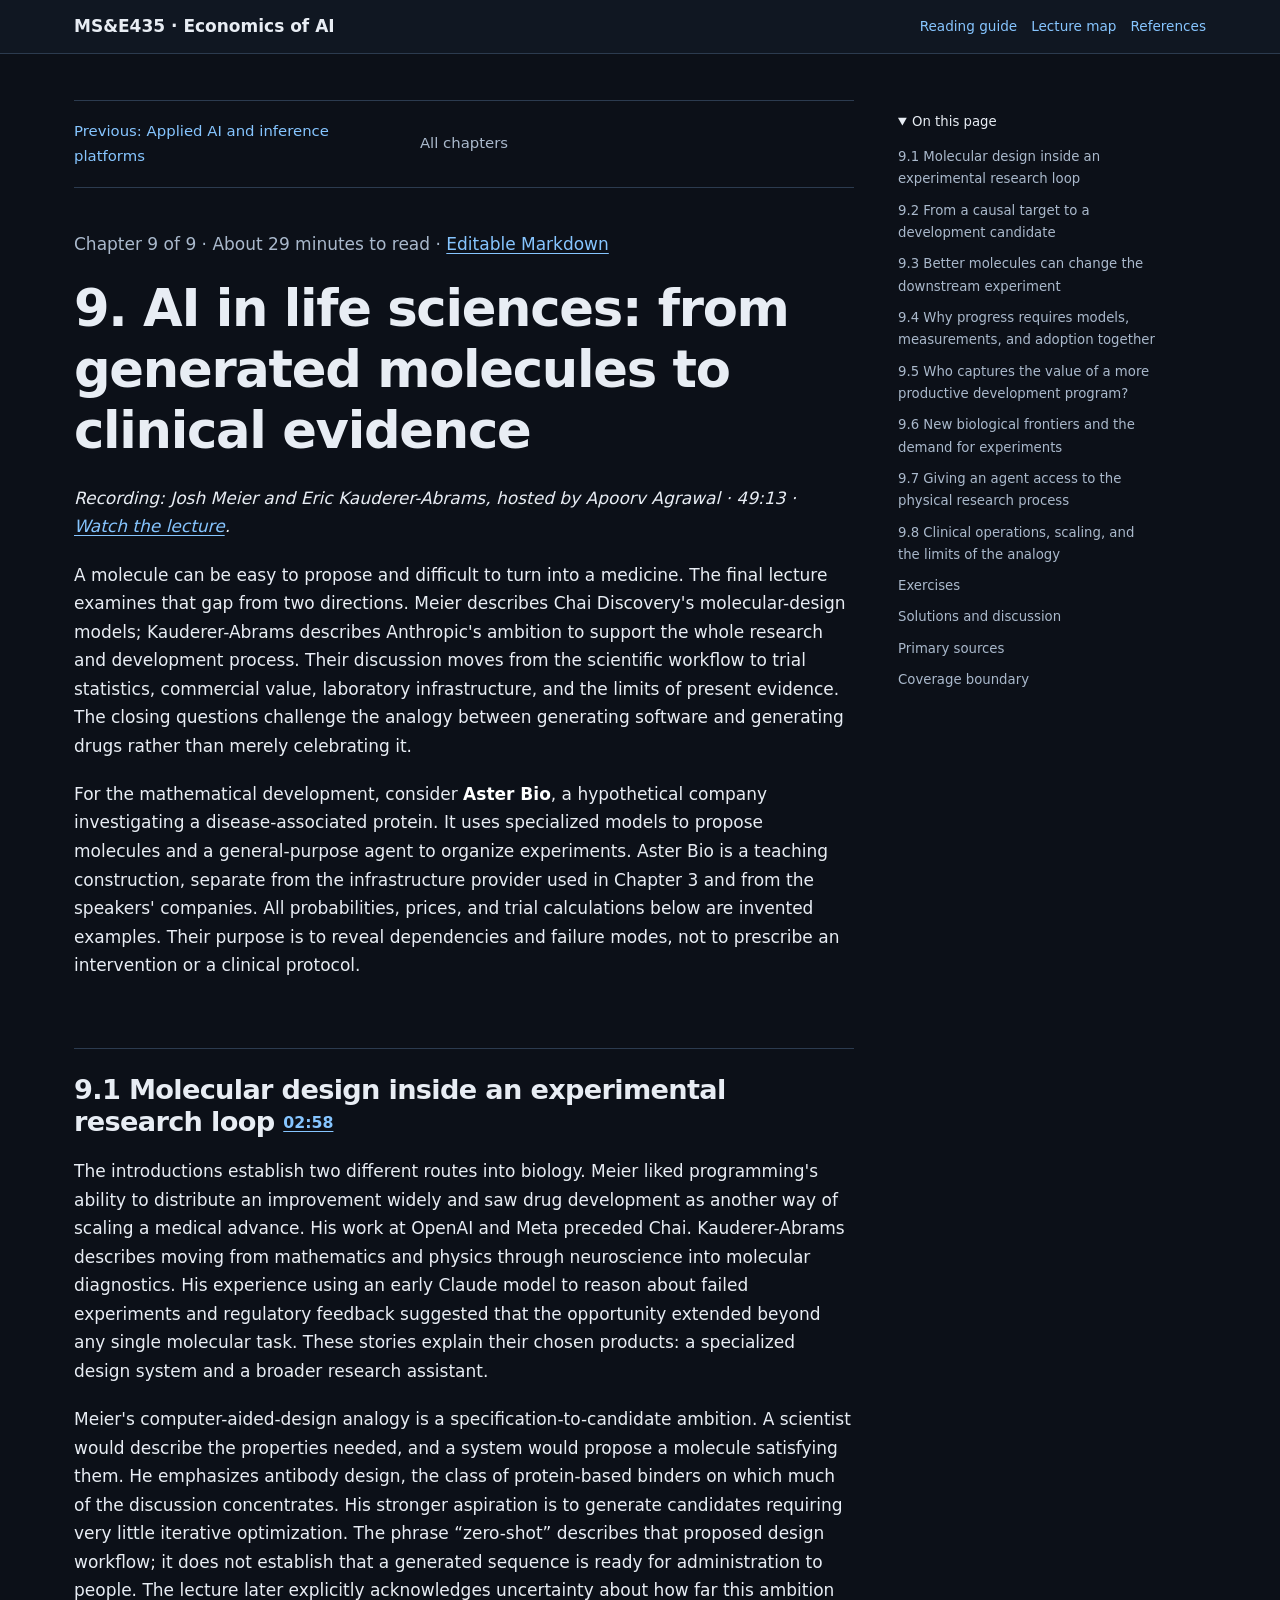
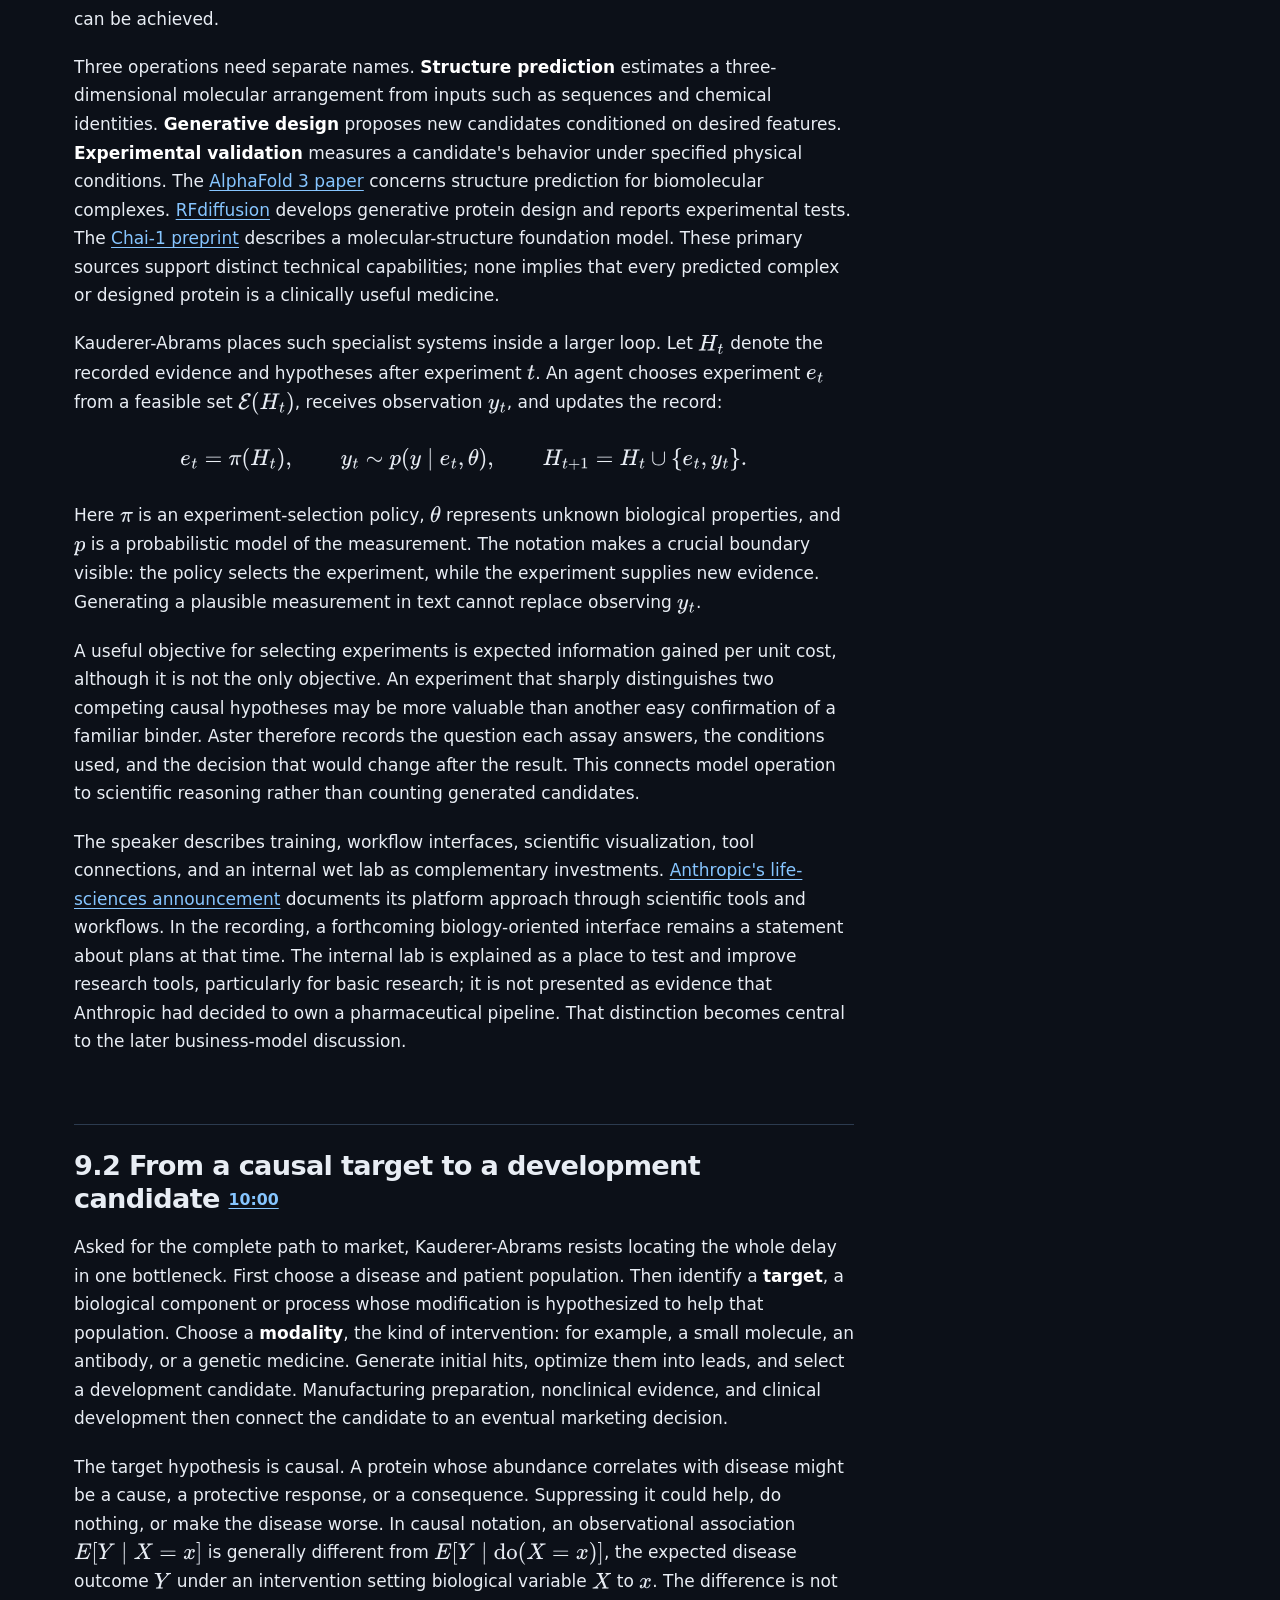
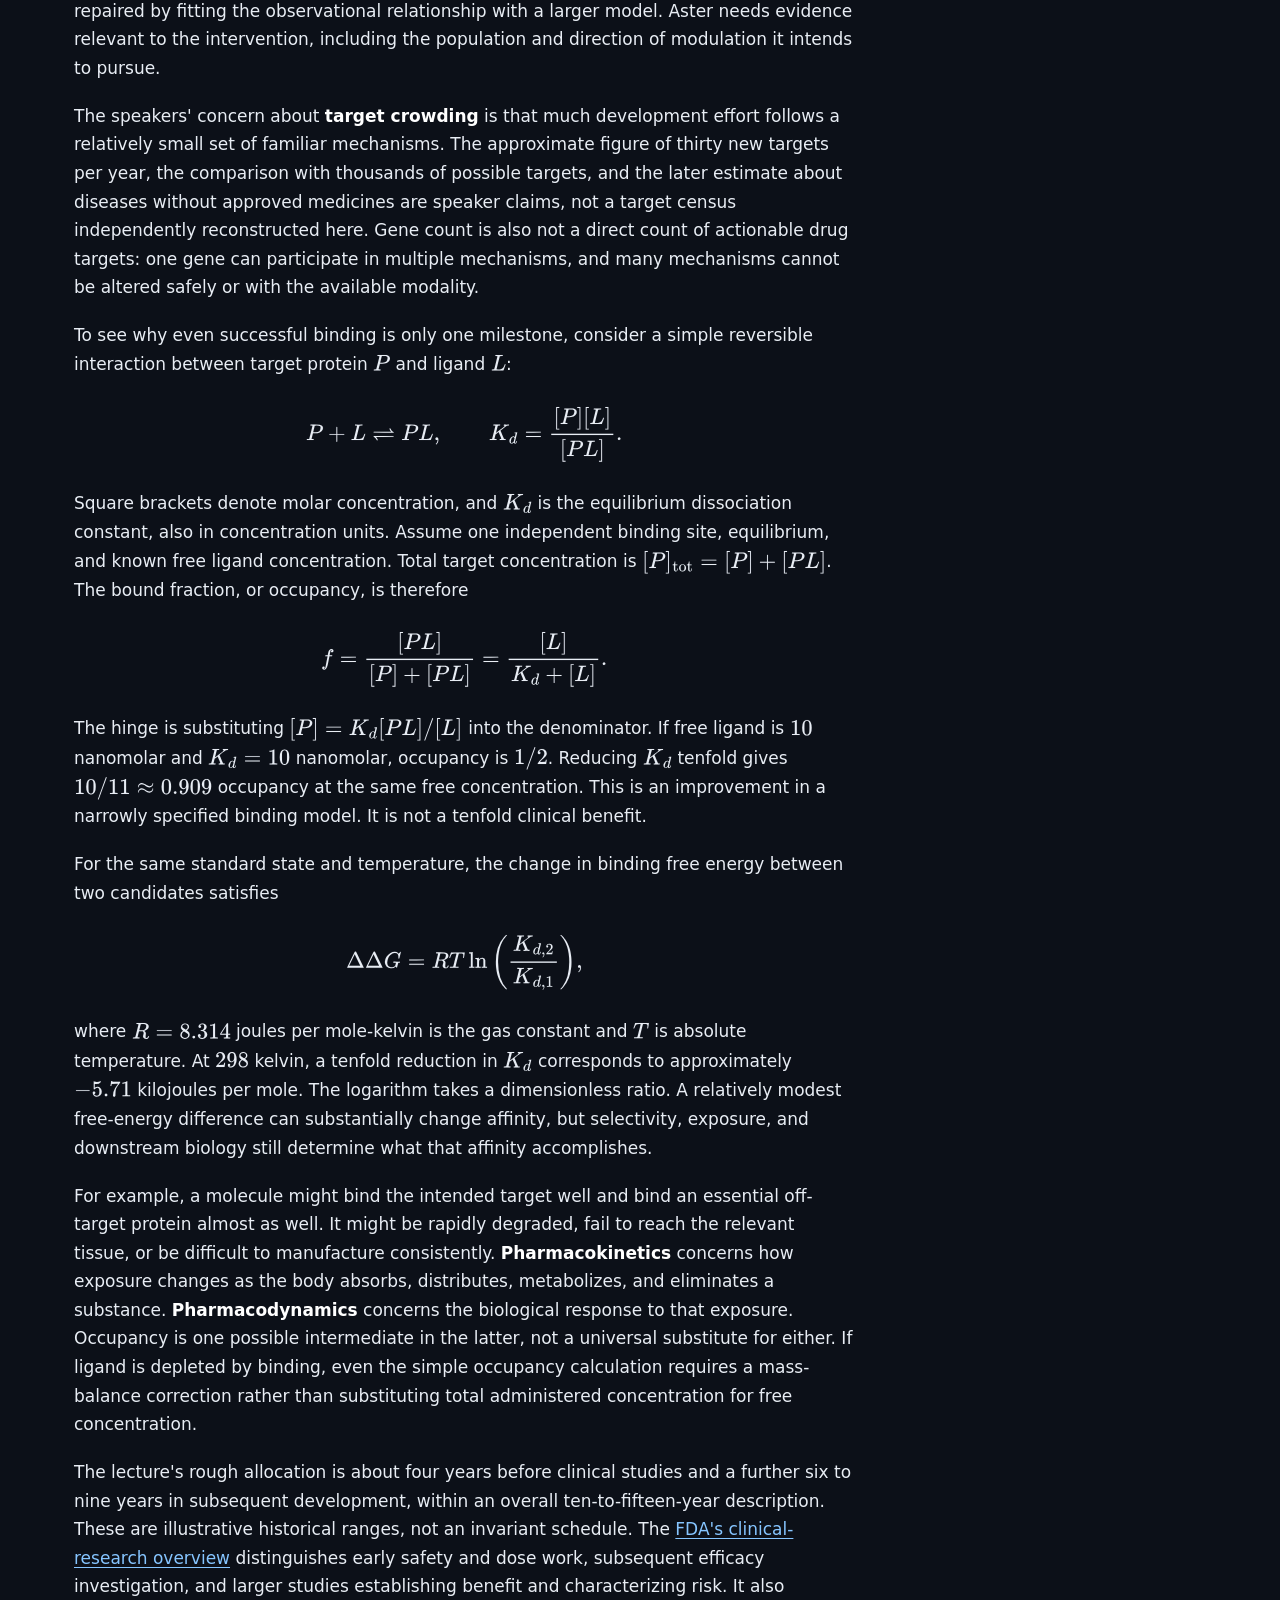
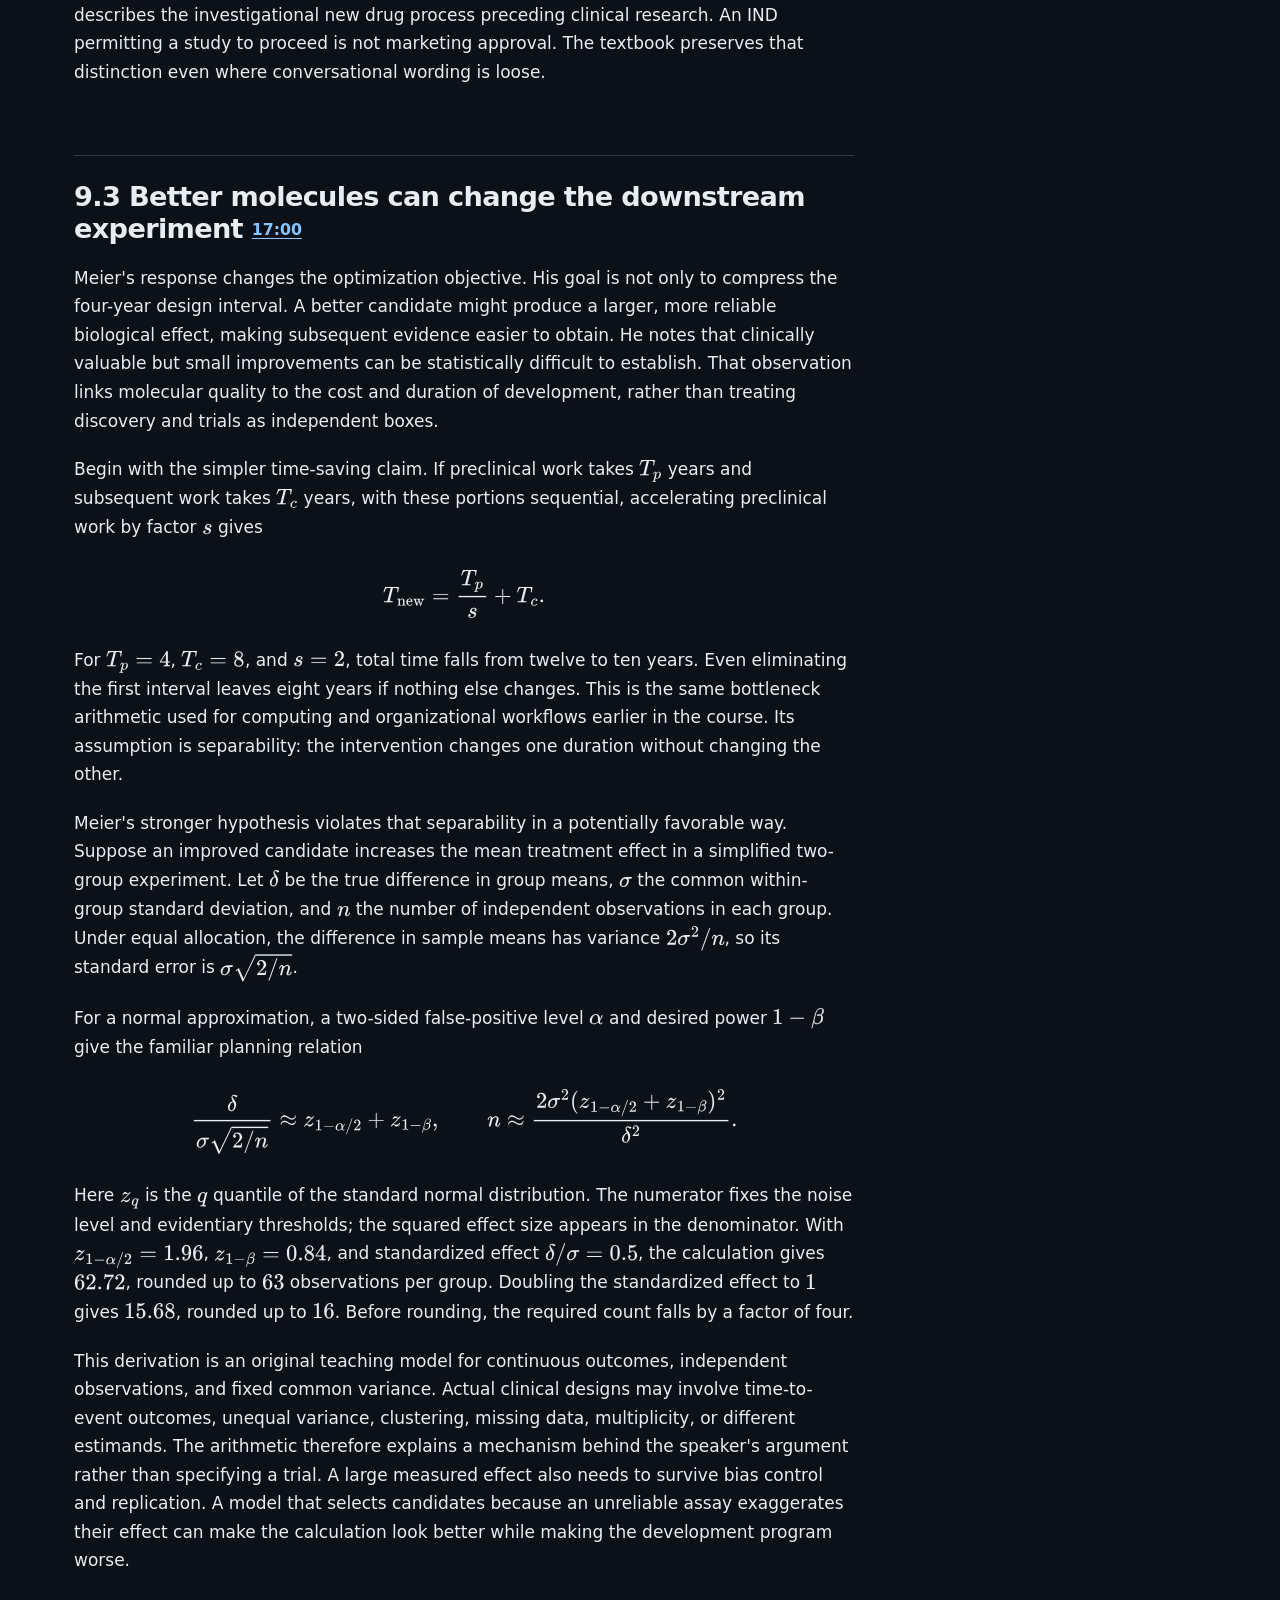
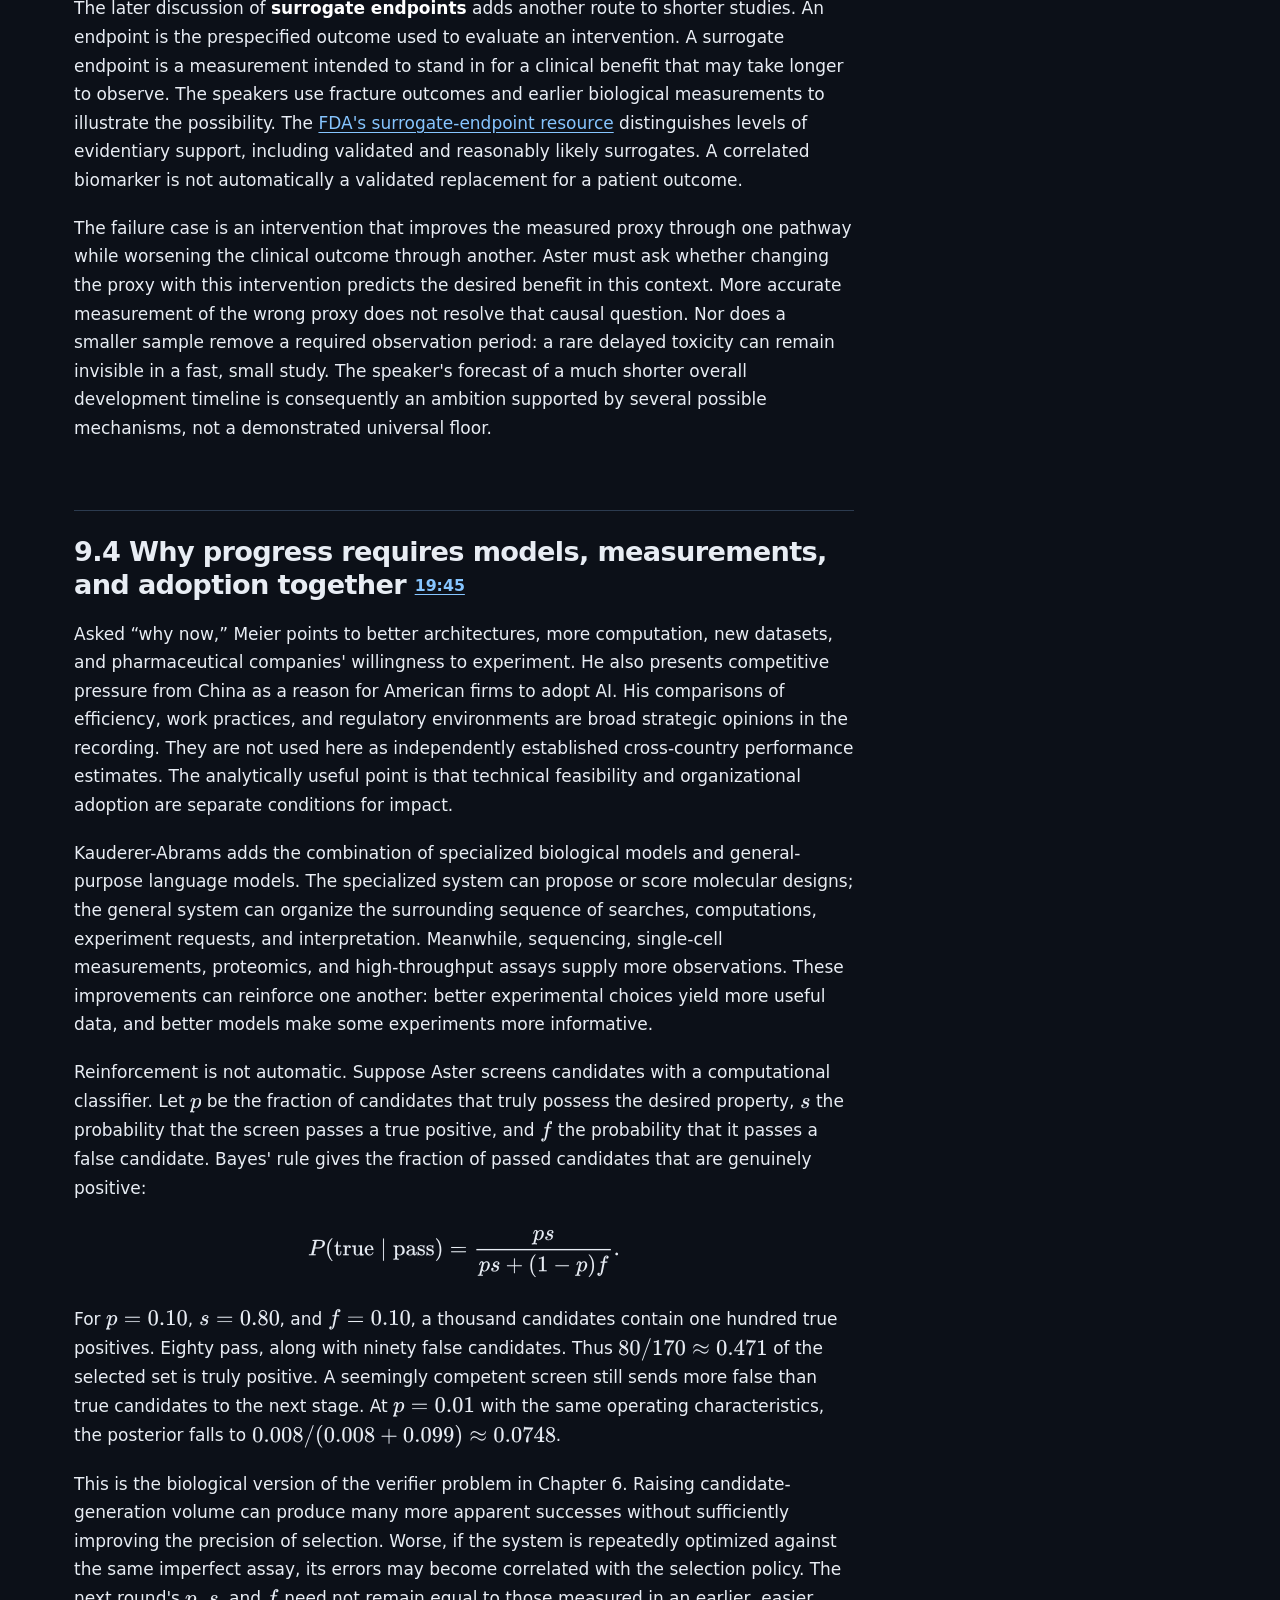
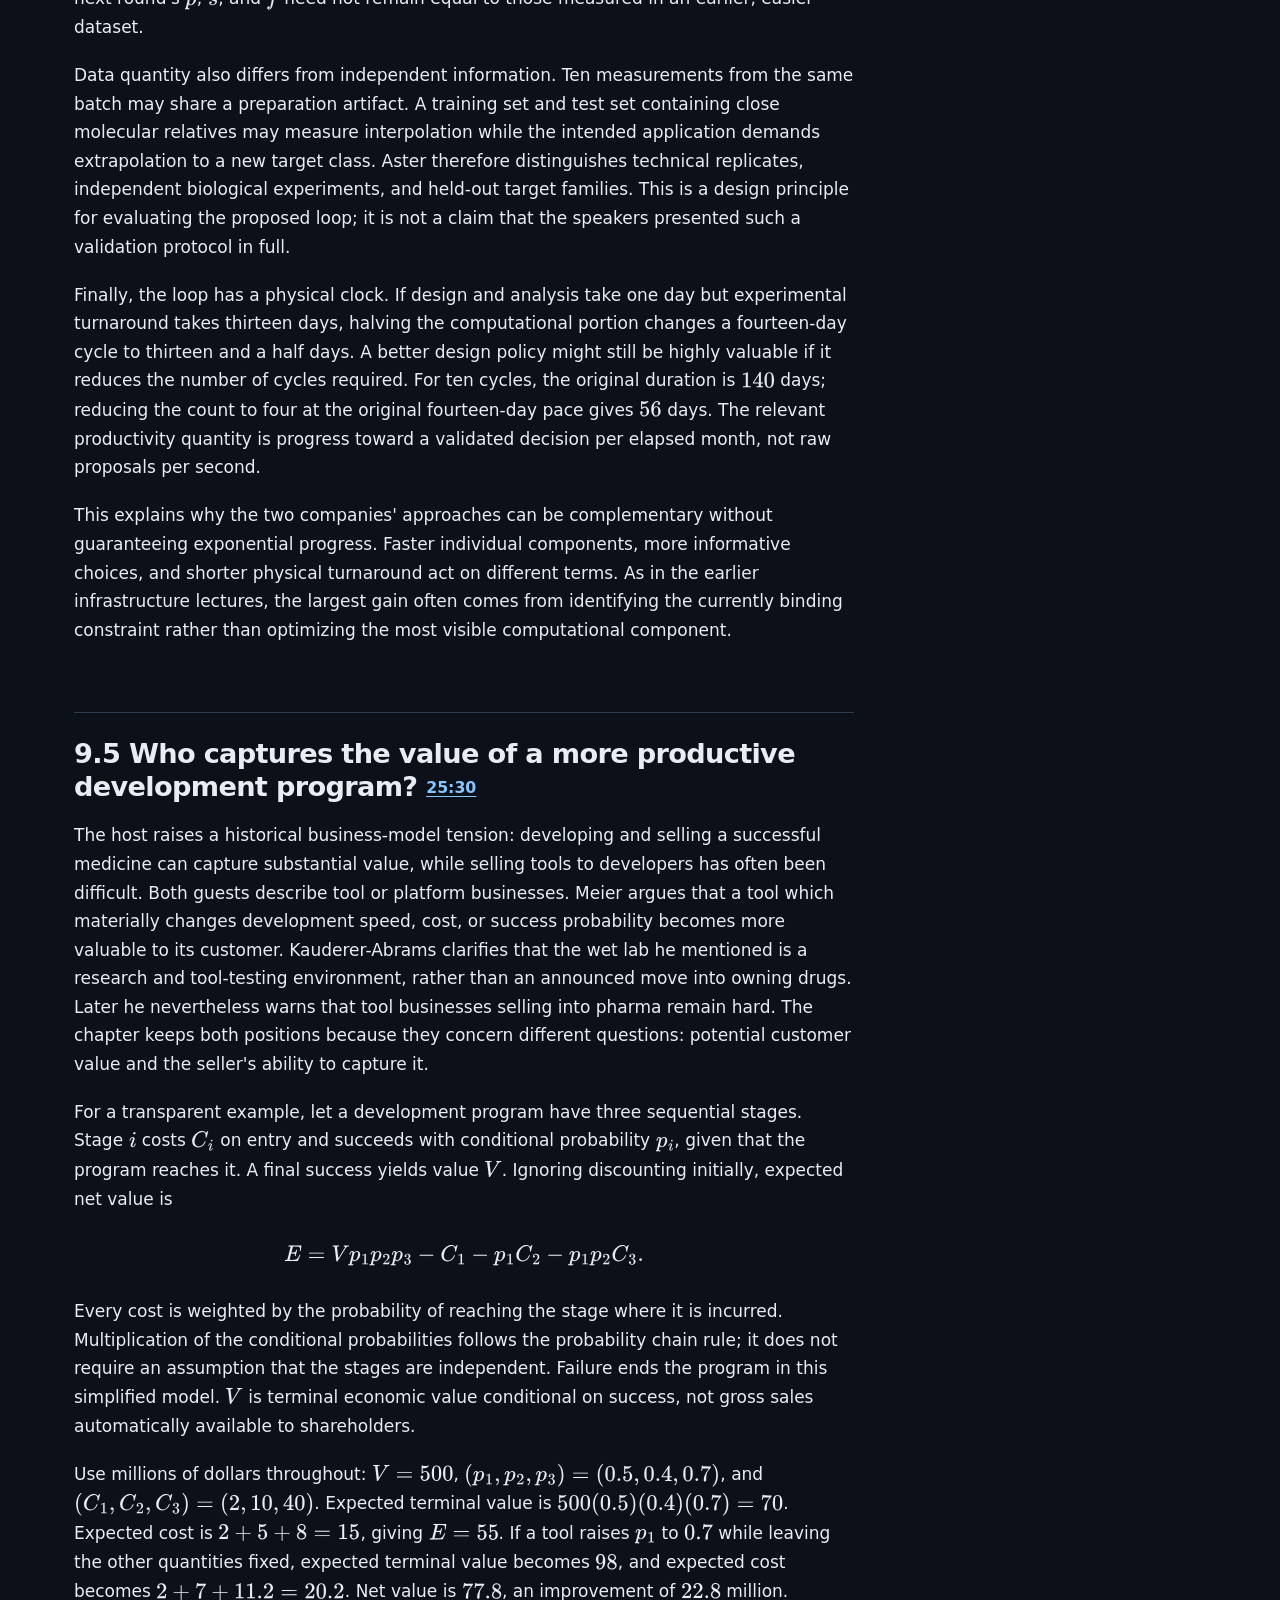
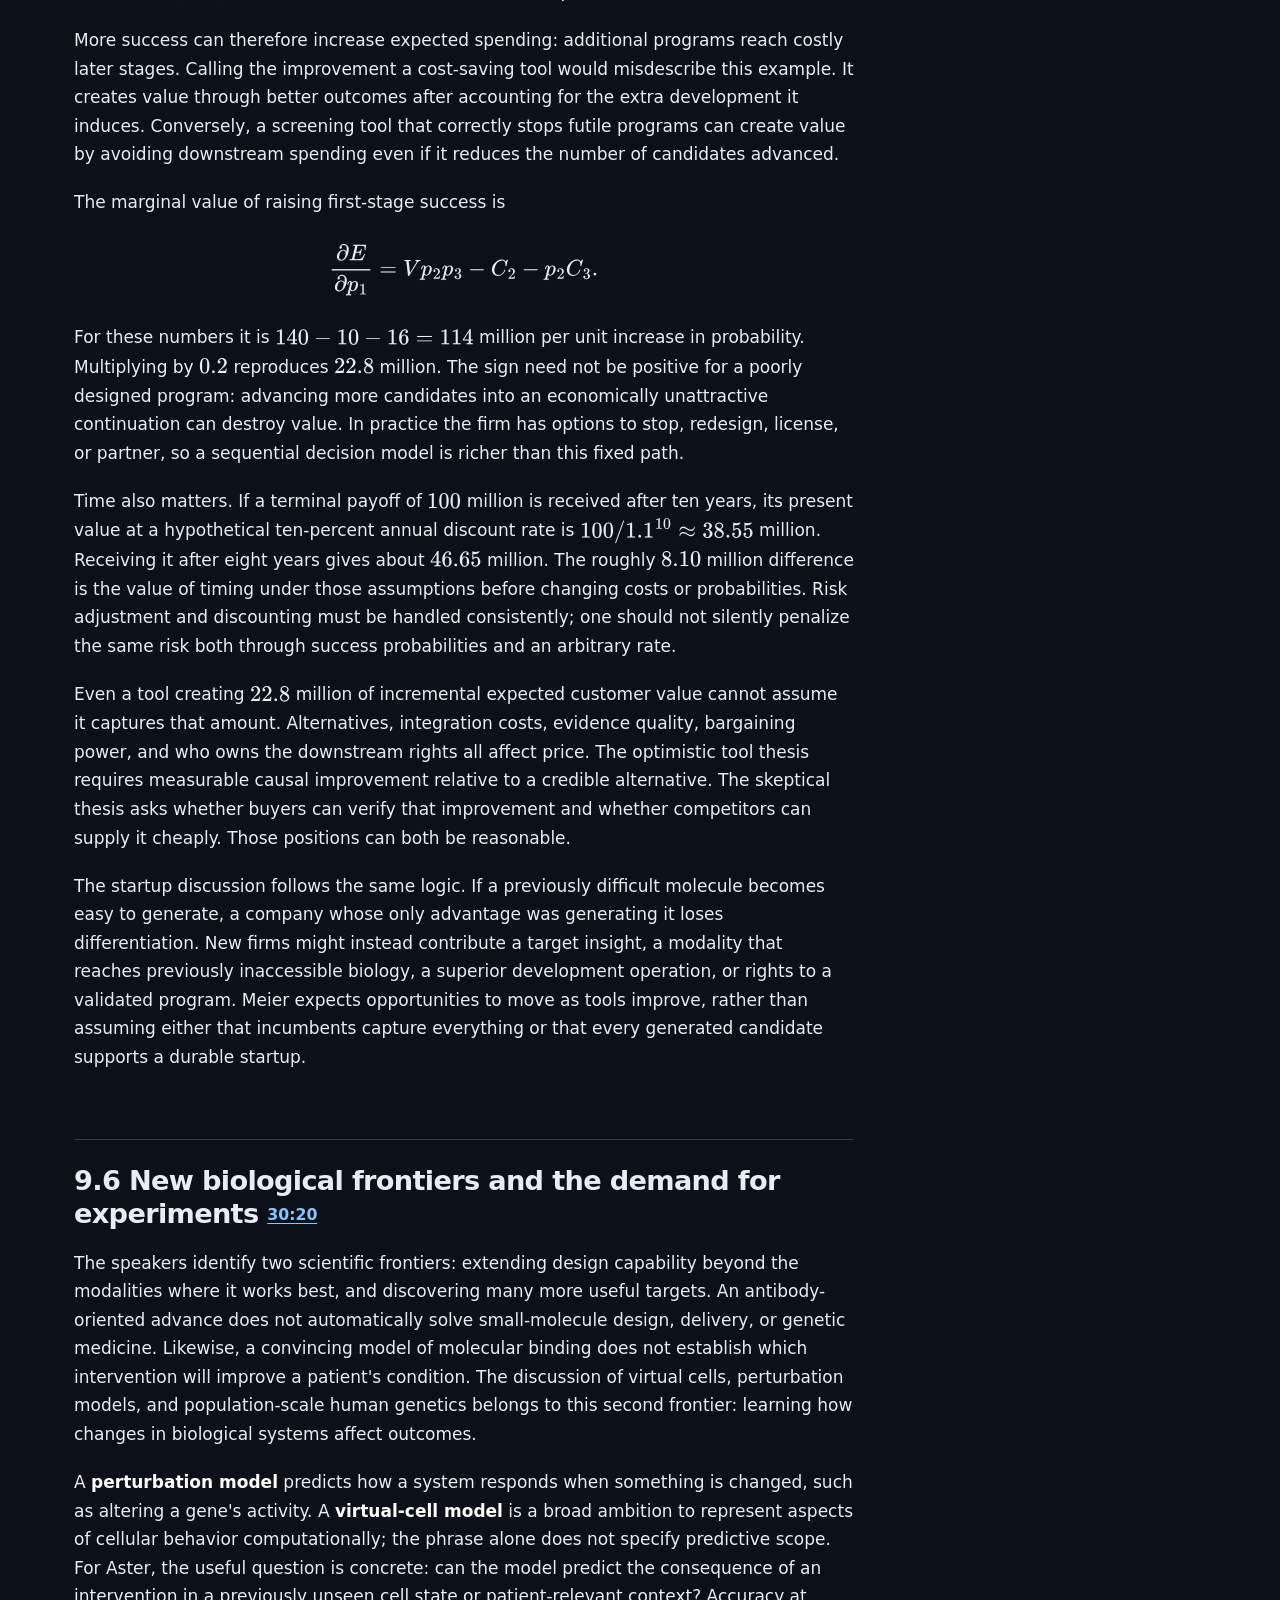
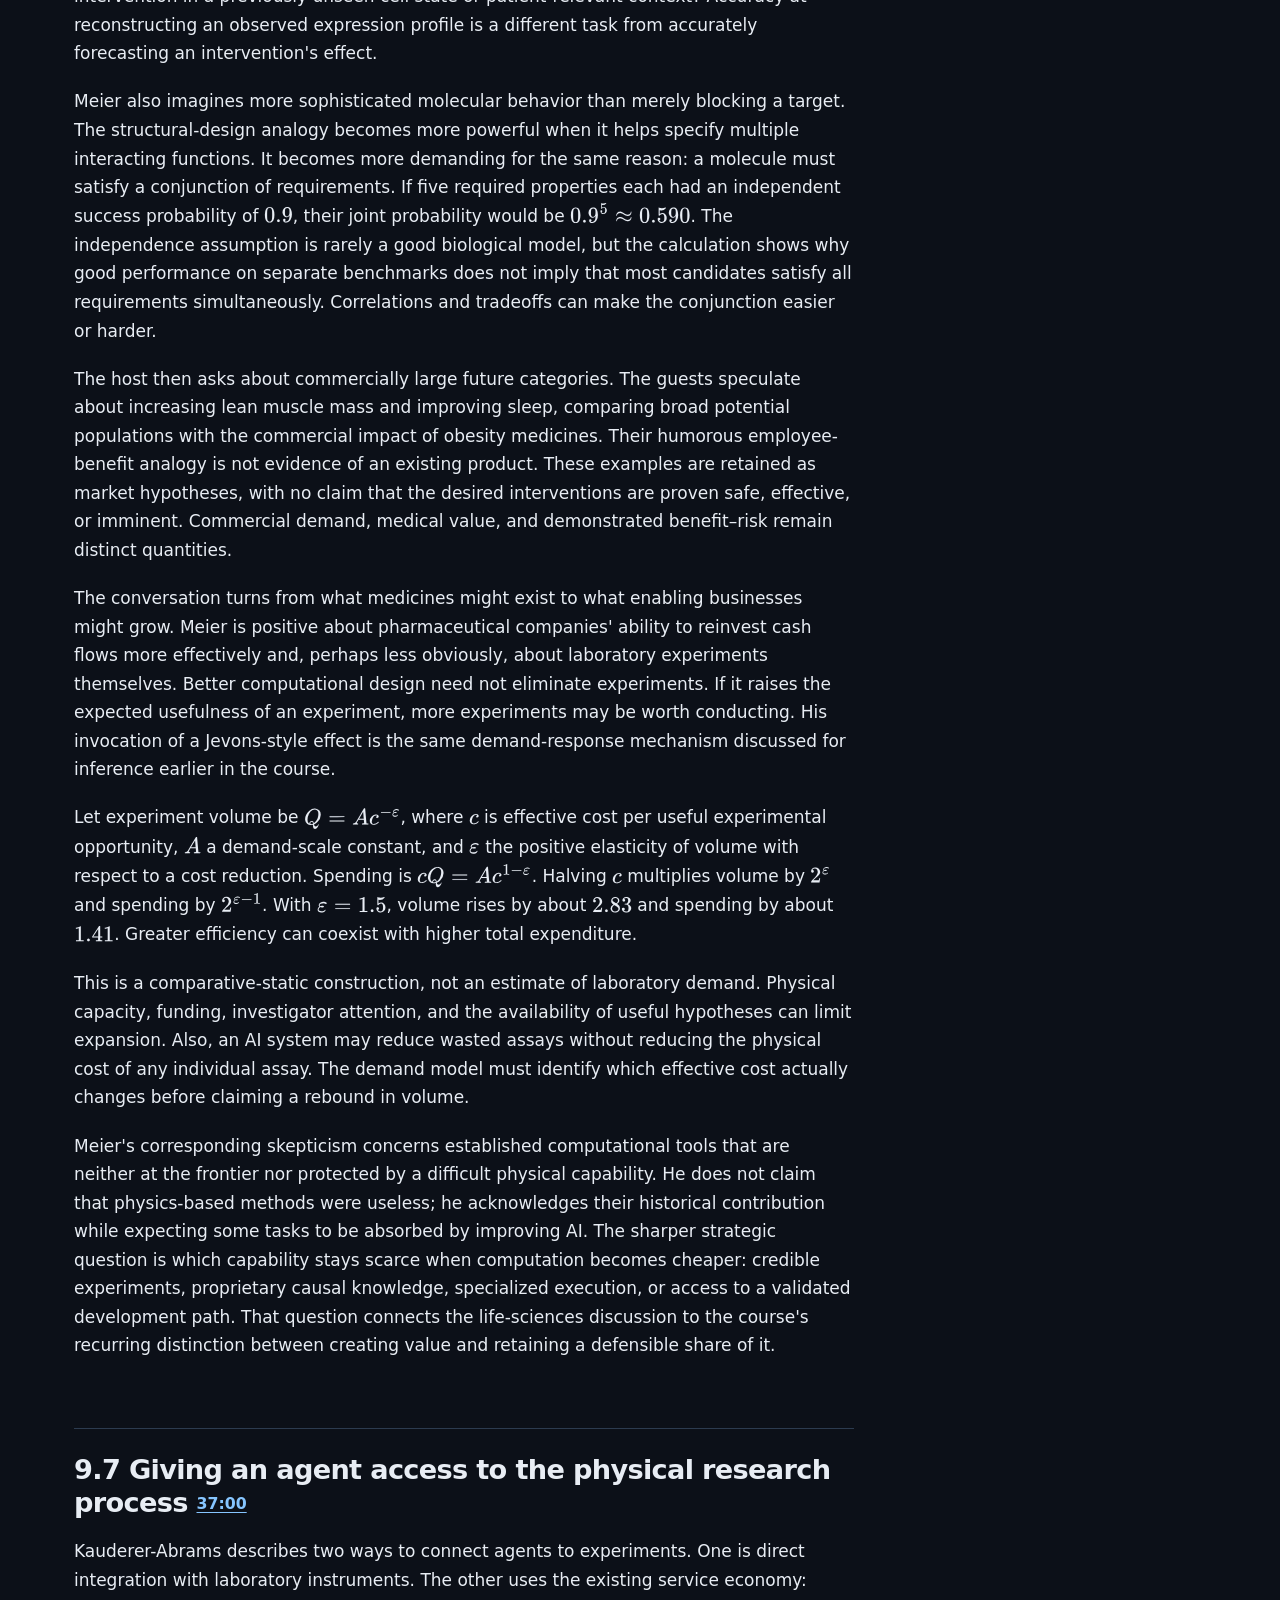
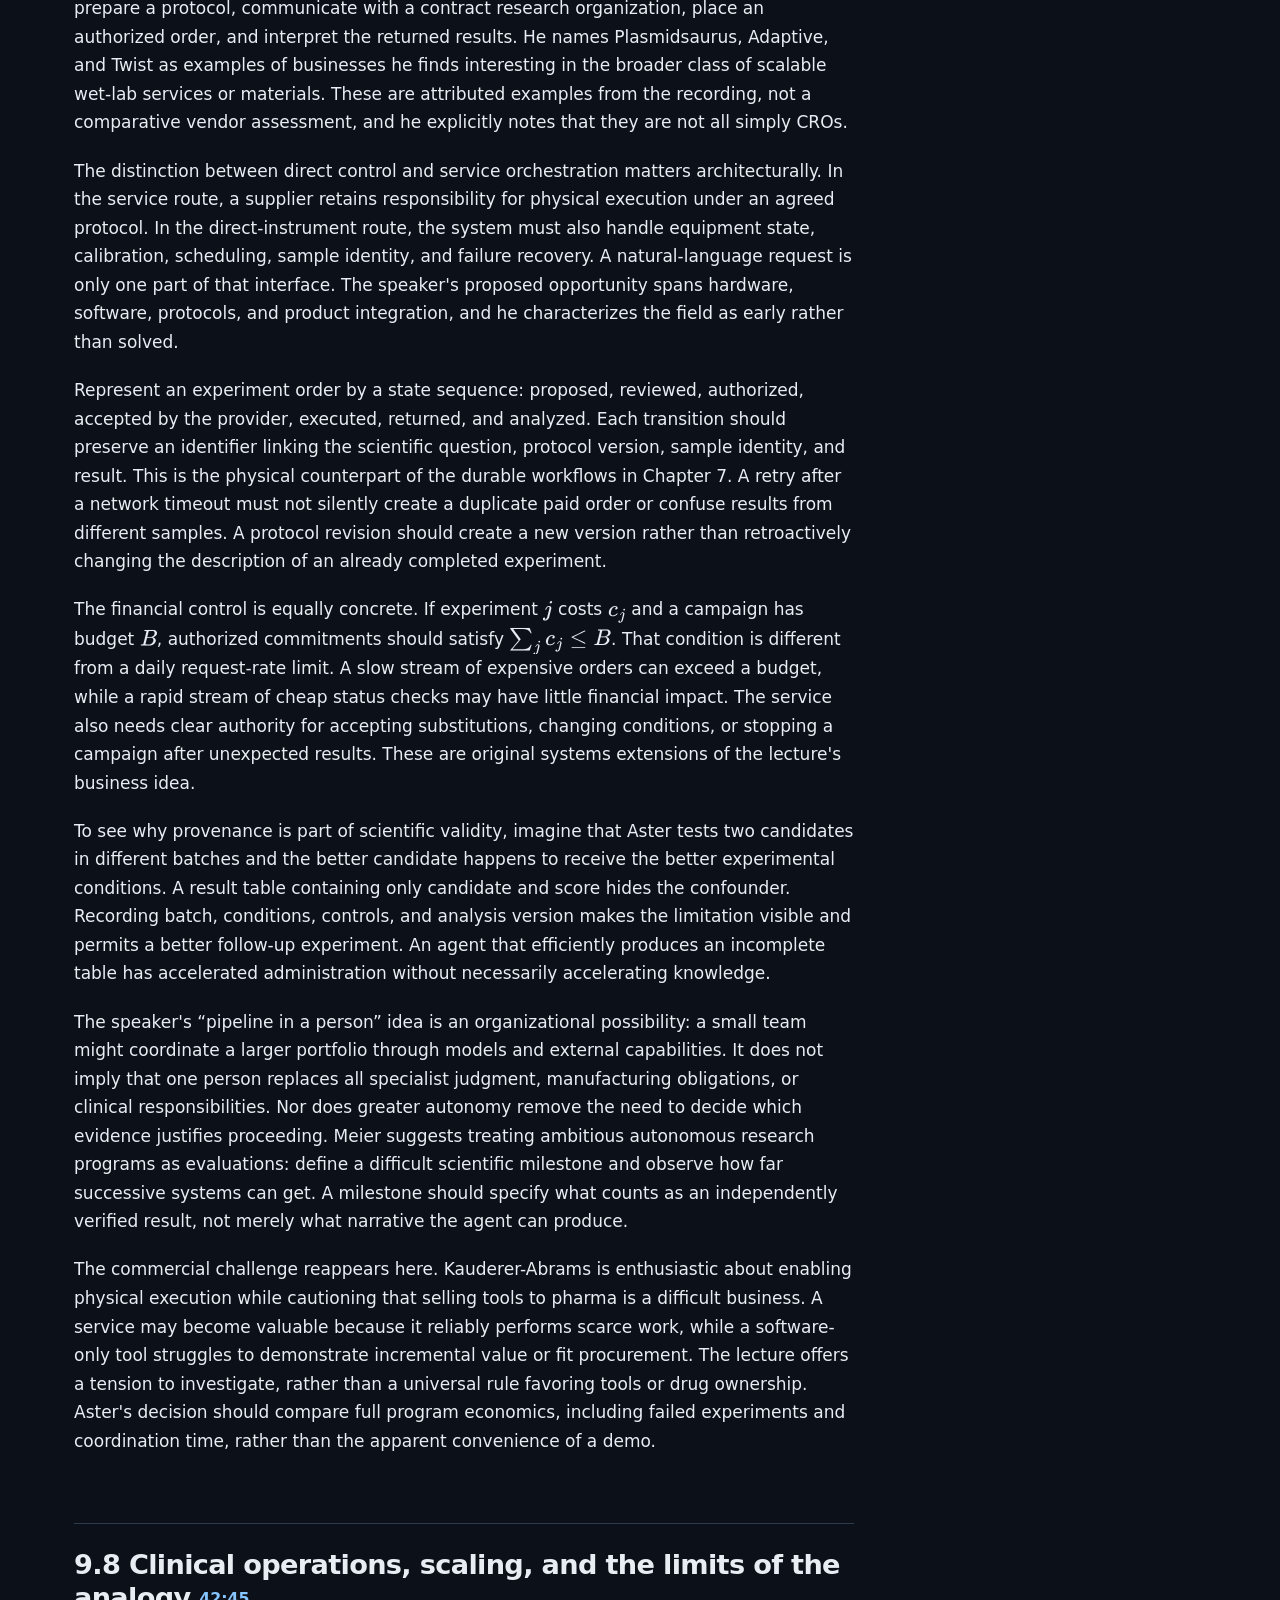
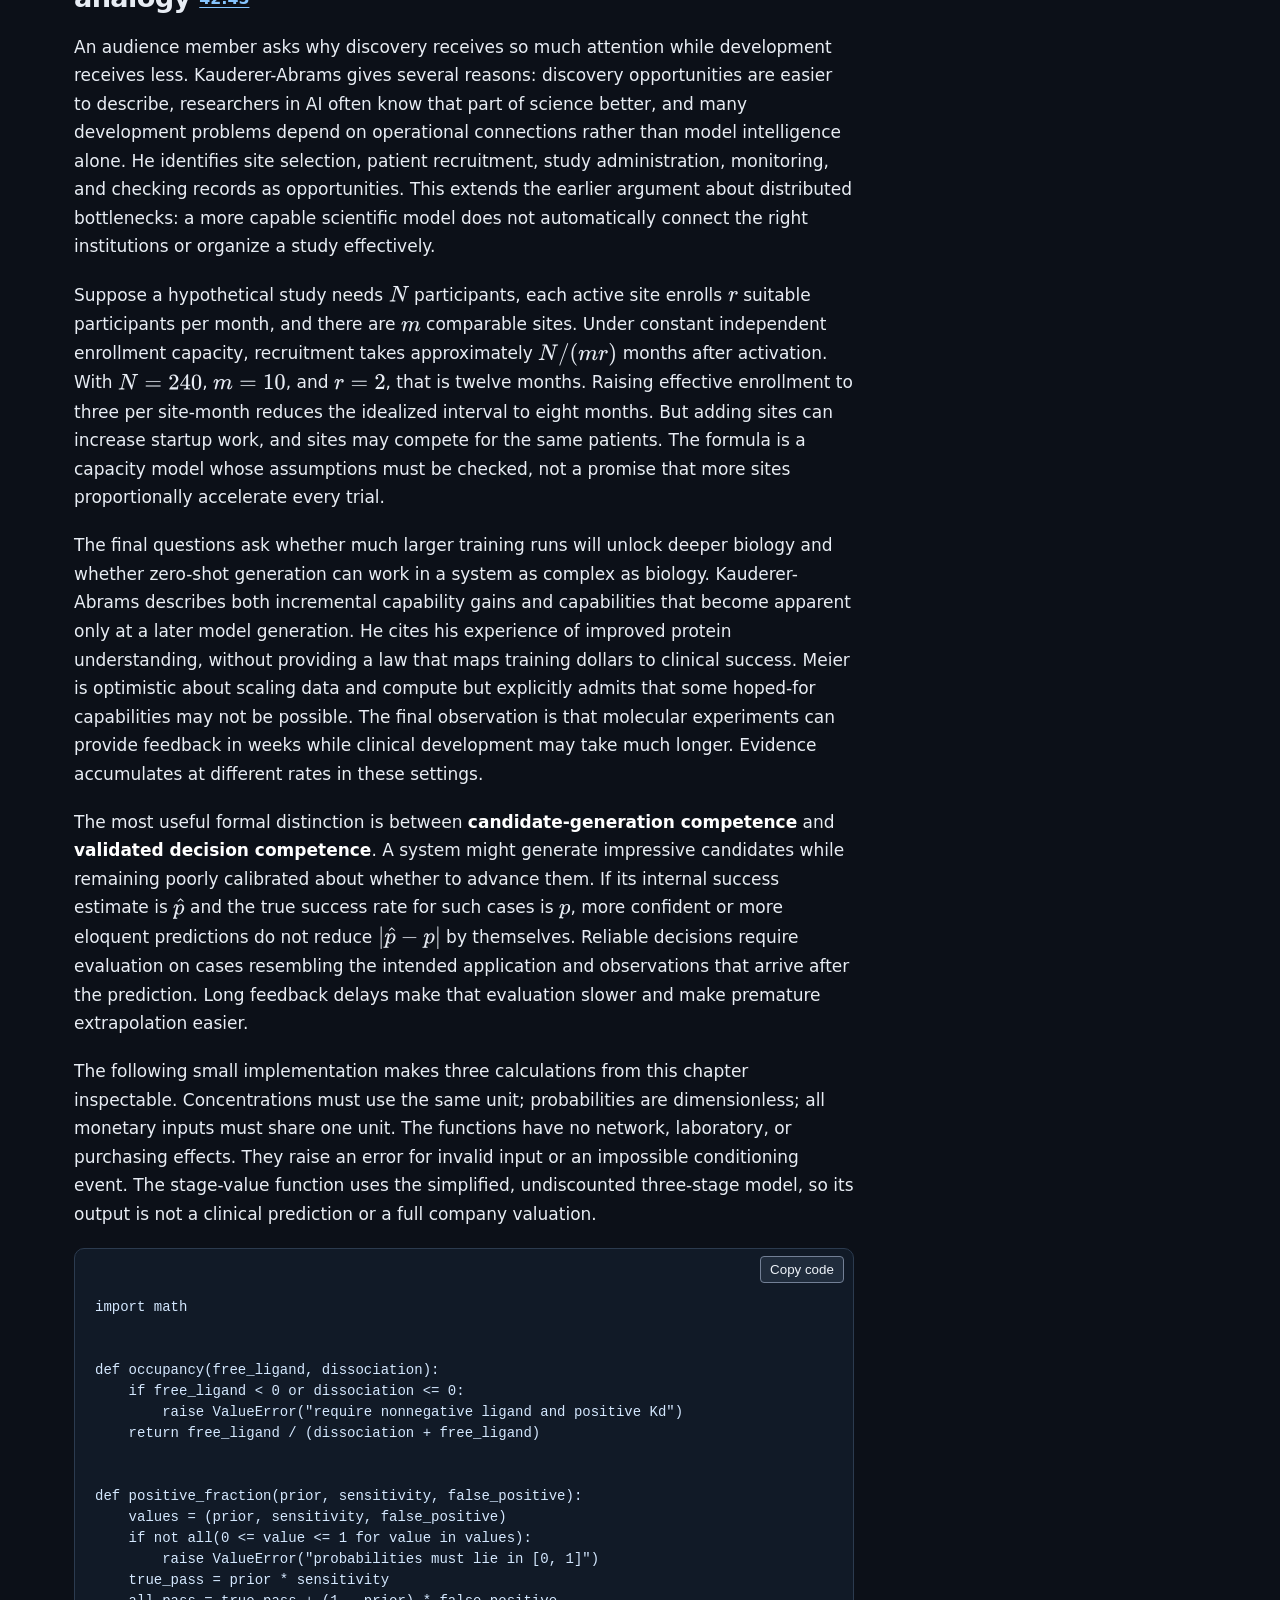
<file: docs/lecture-09.html>
<!DOCTYPE html>

<html lang="en"><head><meta charset="utf-8"/><meta content="width=device-width,initial-scale=1" name="viewport"/>
<title>AI in life sciences | MS&amp;E435 Study Notes</title><link href="assets/notes.css" rel="stylesheet"/>
<script>window.MathJax={tex:{inlineMath:[['$','$']],displayMath:[['$$','$$']]},options:{skipHtmlTags:['script','noscript','style','textarea','pre','code']}};</script>
<script defer="" src="assets/mathjax-tex-svg.js"></script><script defer="" src="assets/copy-code.js"></script></head>
<body><a class="skip" href="#main">Skip to content</a>
<header class="top"><div class="shell"><a class="brand" href="index.html">MS&amp;E435 · Economics of AI</a><nav aria-label="Site navigation"><a href="index.html">Reading guide</a><a href="source-map.html">Lecture map</a><a href="references.html">References</a></nav></div></header>
<div class="shell layout"><main class="main" id="main"><nav aria-label="Chapter navigation" class="chapter-nav"><a href="lecture-08.html">Previous: Applied AI and inference platforms</a><a class="index" href="index.html">All chapters</a><span></span></nav><p class="meta">Chapter 9 of 9 · About 29 minutes to read · <a href="chapters/lecture-09.md">Editable Markdown</a></p><h1 id="9-ai-in-life-sciences-from-generated-molecules-to-clinical-evidence">9. AI in life sciences: from generated molecules to clinical evidence</h1>
<p><em>Recording: Josh Meier and Eric Kauderer-Abrams, hosted by Apoorv Agrawal · 49:13 · <a href="https://www.youtube.com/watch?v=nWKiJHKIZfo">Watch the lecture</a>.</em></p>
<p>A molecule can be easy to propose and difficult to turn into a medicine. The final lecture examines that gap from two directions. Meier describes Chai Discovery's molecular-design models; Kauderer-Abrams describes Anthropic's ambition to support the whole research and development process. Their discussion moves from the scientific workflow to trial statistics, commercial value, laboratory infrastructure, and the limits of present evidence. The closing questions challenge the analogy between generating software and generating drugs rather than merely celebrating it.</p>
<p>For the mathematical development, consider <strong>Aster Bio</strong>, a hypothetical company investigating a disease-associated protein. It uses specialized models to propose molecules and a general-purpose agent to organize experiments. Aster Bio is a teaching construction, separate from the infrastructure provider used in Chapter 3 and from the speakers' companies. All probabilities, prices, and trial calculations below are invented examples. Their purpose is to reveal dependencies and failure modes, not to prescribe an intervention or a clinical protocol.</p>
<h2 id="91-molecular-design-inside-an-experimental-research-loop-0258">9.1 Molecular design inside an experimental research loop <a href="https://www.youtube.com/watch?v=nWKiJHKIZfo&amp;t=178s">02:58</a></h2>
<p>The introductions establish two different routes into biology. Meier liked programming's ability to distribute an improvement widely and saw drug development as another way of scaling a medical advance. His work at OpenAI and Meta preceded Chai. Kauderer-Abrams describes moving from mathematics and physics through neuroscience into molecular diagnostics. His experience using an early Claude model to reason about failed experiments and regulatory feedback suggested that the opportunity extended beyond any single molecular task. These stories explain their chosen products: a specialized design system and a broader research assistant.</p>
<p>Meier's computer-aided-design analogy is a specification-to-candidate ambition. A scientist would describe the properties needed, and a system would propose a molecule satisfying them. He emphasizes antibody design, the class of protein-based binders on which much of the discussion concentrates. His stronger aspiration is to generate candidates requiring very little iterative optimization. The phrase “zero-shot” describes that proposed design workflow; it does not establish that a generated sequence is ready for administration to people. The lecture later explicitly acknowledges uncertainty about how far this ambition can be achieved.</p>
<p>Three operations need separate names. <strong>Structure prediction</strong> estimates a three-dimensional molecular arrangement from inputs such as sequences and chemical identities. <strong>Generative design</strong> proposes new candidates conditioned on desired features. <strong>Experimental validation</strong> measures a candidate's behavior under specified physical conditions. The <a href="https://www.nature.com/articles/s41586-024-07487-w">AlphaFold 3 paper</a> concerns structure prediction for biomolecular complexes. <a href="https://www.nature.com/articles/s41586-023-06415-8">RFdiffusion</a> develops generative protein design and reports experimental tests. The <a href="https://www.biorxiv.org/content/10.1101/2024.10.10.615955v2">Chai-1 preprint</a> describes a molecular-structure foundation model. These primary sources support distinct technical capabilities; none implies that every predicted complex or designed protein is a clinically useful medicine.</p>
<p>Kauderer-Abrams places such specialist systems inside a larger loop. Let $H_t$ denote the recorded evidence and hypotheses after experiment $t$. An agent chooses experiment $e_t$ from a feasible set $\mathcal E(H_t)$, receives observation $y_t$, and updates the record:</p>
<p>$$
e_t=\pi(H_t),\qquad
y_t\sim p(y\mid e_t,\theta),\qquad
H_{t+1}=H_t\cup\{e_t,y_t\}.
$$</p>
<p>Here $\pi$ is an experiment-selection policy, $\theta$ represents unknown biological properties, and $p$ is a probabilistic model of the measurement. The notation makes a crucial boundary visible: the policy selects the experiment, while the experiment supplies new evidence. Generating a plausible measurement in text cannot replace observing $y_t$.</p>
<p>A useful objective for selecting experiments is expected information gained per unit cost, although it is not the only objective. An experiment that sharply distinguishes two competing causal hypotheses may be more valuable than another easy confirmation of a familiar binder. Aster therefore records the question each assay answers, the conditions used, and the decision that would change after the result. This connects model operation to scientific reasoning rather than counting generated candidates.</p>
<p>The speaker describes training, workflow interfaces, scientific visualization, tool connections, and an internal wet lab as complementary investments. <a href="https://www.anthropic.com/news/claude-for-life-sciences">Anthropic's life-sciences announcement</a> documents its platform approach through scientific tools and workflows. In the recording, a forthcoming biology-oriented interface remains a statement about plans at that time. The internal lab is explained as a place to test and improve research tools, particularly for basic research; it is not presented as evidence that Anthropic had decided to own a pharmaceutical pipeline. That distinction becomes central to the later business-model discussion.</p>
<h2 id="92-from-a-causal-target-to-a-development-candidate-1000">9.2 From a causal target to a development candidate <a href="https://www.youtube.com/watch?v=nWKiJHKIZfo&amp;t=600s">10:00</a></h2>
<p>Asked for the complete path to market, Kauderer-Abrams resists locating the whole delay in one bottleneck. First choose a disease and patient population. Then identify a <strong>target</strong>, a biological component or process whose modification is hypothesized to help that population. Choose a <strong>modality</strong>, the kind of intervention: for example, a small molecule, an antibody, or a genetic medicine. Generate initial hits, optimize them into leads, and select a development candidate. Manufacturing preparation, nonclinical evidence, and clinical development then connect the candidate to an eventual marketing decision.</p>
<p>The target hypothesis is causal. A protein whose abundance correlates with disease might be a cause, a protective response, or a consequence. Suppressing it could help, do nothing, or make the disease worse. In causal notation, an observational association $E[Y\mid X=x]$ is generally different from $E[Y\mid\operatorname{do}(X=x)]$, the expected disease outcome $Y$ under an intervention setting biological variable $X$ to $x$. The difference is not repaired by fitting the observational relationship with a larger model. Aster needs evidence relevant to the intervention, including the population and direction of modulation it intends to pursue.</p>
<p>The speakers' concern about <strong>target crowding</strong> is that much development effort follows a relatively small set of familiar mechanisms. The approximate figure of thirty new targets per year, the comparison with thousands of possible targets, and the later estimate about diseases without approved medicines are speaker claims, not a target census independently reconstructed here. Gene count is also not a direct count of actionable drug targets: one gene can participate in multiple mechanisms, and many mechanisms cannot be altered safely or with the available modality.</p>
<p>To see why even successful binding is only one milestone, consider a simple reversible interaction between target protein $P$ and ligand $L$:</p>
<p>$$
P+L\rightleftharpoons PL,\qquad
K_d=\frac{[P][L]}{[PL]}.
$$</p>
<p>Square brackets denote molar concentration, and $K_d$ is the equilibrium dissociation constant, also in concentration units. Assume one independent binding site, equilibrium, and known free ligand concentration. Total target concentration is $[P]_{\rm tot}=[P]+[PL]$. The bound fraction, or occupancy, is therefore</p>
<p>$$
f=\frac{[PL]}{[P]+[PL]}
=\frac{[L]}{K_d+[L]}.
$$</p>
<p>The hinge is substituting $[P]=K_d[PL]/[L]$ into the denominator. If free ligand is $10$ nanomolar and $K_d=10$ nanomolar, occupancy is $1/2$. Reducing $K_d$ tenfold gives $10/11\approx0.909$ occupancy at the same free concentration. This is an improvement in a narrowly specified binding model. It is not a tenfold clinical benefit.</p>
<p>For the same standard state and temperature, the change in binding free energy between two candidates satisfies</p>
<p>$$
\Delta\Delta G=RT\ln\left(\frac{K_{d,2}}{K_{d,1}}\right),
$$</p>
<p>where $R=8.314$ joules per mole-kelvin is the gas constant and $T$ is absolute temperature. At $298$ kelvin, a tenfold reduction in $K_d$ corresponds to approximately $-5.71$ kilojoules per mole. The logarithm takes a dimensionless ratio. A relatively modest free-energy difference can substantially change affinity, but selectivity, exposure, and downstream biology still determine what that affinity accomplishes.</p>
<p>For example, a molecule might bind the intended target well and bind an essential off-target protein almost as well. It might be rapidly degraded, fail to reach the relevant tissue, or be difficult to manufacture consistently. <strong>Pharmacokinetics</strong> concerns how exposure changes as the body absorbs, distributes, metabolizes, and eliminates a substance. <strong>Pharmacodynamics</strong> concerns the biological response to that exposure. Occupancy is one possible intermediate in the latter, not a universal substitute for either. If ligand is depleted by binding, even the simple occupancy calculation requires a mass-balance correction rather than substituting total administered concentration for free concentration.</p>
<p>The lecture's rough allocation is about four years before clinical studies and a further six to nine years in subsequent development, within an overall ten-to-fifteen-year description. These are illustrative historical ranges, not an invariant schedule. The <a href="https://www.fda.gov/patients/drug-development-process/step-3-clinical-research">FDA's clinical-research overview</a> distinguishes early safety and dose work, subsequent efficacy investigation, and larger studies establishing benefit and characterizing risk. It also describes the investigational new drug process preceding clinical research. An IND permitting a study to proceed is not marketing approval. The textbook preserves that distinction even where conversational wording is loose.</p>
<h2 id="93-better-molecules-can-change-the-downstream-experiment-1700">9.3 Better molecules can change the downstream experiment <a href="https://www.youtube.com/watch?v=nWKiJHKIZfo&amp;t=1020s">17:00</a></h2>
<p>Meier's response changes the optimization objective. His goal is not only to compress the four-year design interval. A better candidate might produce a larger, more reliable biological effect, making subsequent evidence easier to obtain. He notes that clinically valuable but small improvements can be statistically difficult to establish. That observation links molecular quality to the cost and duration of development, rather than treating discovery and trials as independent boxes.</p>
<p>Begin with the simpler time-saving claim. If preclinical work takes $T_p$ years and subsequent work takes $T_c$ years, with these portions sequential, accelerating preclinical work by factor $s$ gives</p>
<p>$$
T_{\rm new}=\frac{T_p}{s}+T_c.
$$</p>
<p>For $T_p=4$, $T_c=8$, and $s=2$, total time falls from twelve to ten years. Even eliminating the first interval leaves eight years if nothing else changes. This is the same bottleneck arithmetic used for computing and organizational workflows earlier in the course. Its assumption is separability: the intervention changes one duration without changing the other.</p>
<p>Meier's stronger hypothesis violates that separability in a potentially favorable way. Suppose an improved candidate increases the mean treatment effect in a simplified two-group experiment. Let $\delta$ be the true difference in group means, $\sigma$ the common within-group standard deviation, and $n$ the number of independent observations in each group. Under equal allocation, the difference in sample means has variance $2\sigma^2/n$, so its standard error is $\sigma\sqrt{2/n}$.</p>
<p>For a normal approximation, a two-sided false-positive level $\alpha$ and desired power $1-\beta$ give the familiar planning relation</p>
<p>$$
\frac{\delta}{\sigma\sqrt{2/n}}
\approx z_{1-\alpha/2}+z_{1-\beta},\qquad
n\approx
\frac{2\sigma^2(z_{1-\alpha/2}+z_{1-\beta})^2}{\delta^2}.
$$</p>
<p>Here $z_q$ is the $q$ quantile of the standard normal distribution. The numerator fixes the noise level and evidentiary thresholds; the squared effect size appears in the denominator. With $z_{1-\alpha/2}=1.96$, $z_{1-\beta}=0.84$, and standardized effect $\delta/\sigma=0.5$, the calculation gives $62.72$, rounded up to $63$ observations per group. Doubling the standardized effect to $1$ gives $15.68$, rounded up to $16$. Before rounding, the required count falls by a factor of four.</p>
<p>This derivation is an original teaching model for continuous outcomes, independent observations, and fixed common variance. Actual clinical designs may involve time-to-event outcomes, unequal variance, clustering, missing data, multiplicity, or different estimands. The arithmetic therefore explains a mechanism behind the speaker's argument rather than specifying a trial. A large measured effect also needs to survive bias control and replication. A model that selects candidates because an unreliable assay exaggerates their effect can make the calculation look better while making the development program worse.</p>
<p>The later discussion of <strong>surrogate endpoints</strong> adds another route to shorter studies. An endpoint is the prespecified outcome used to evaluate an intervention. A surrogate endpoint is a measurement intended to stand in for a clinical benefit that may take longer to observe. The speakers use fracture outcomes and earlier biological measurements to illustrate the possibility. The <a href="https://www.fda.gov/drugs/development-resources/surrogate-endpoint-resources-drug-and-biologic-development">FDA's surrogate-endpoint resource</a> distinguishes levels of evidentiary support, including validated and reasonably likely surrogates. A correlated biomarker is not automatically a validated replacement for a patient outcome.</p>
<p>The failure case is an intervention that improves the measured proxy through one pathway while worsening the clinical outcome through another. Aster must ask whether changing the proxy with this intervention predicts the desired benefit in this context. More accurate measurement of the wrong proxy does not resolve that causal question. Nor does a smaller sample remove a required observation period: a rare delayed toxicity can remain invisible in a fast, small study. The speaker's forecast of a much shorter overall development timeline is consequently an ambition supported by several possible mechanisms, not a demonstrated universal floor.</p>
<h2 id="94-why-progress-requires-models-measurements-and-adoption-together-1945">9.4 Why progress requires models, measurements, and adoption together <a href="https://www.youtube.com/watch?v=nWKiJHKIZfo&amp;t=1185s">19:45</a></h2>
<p>Asked “why now,” Meier points to better architectures, more computation, new datasets, and pharmaceutical companies' willingness to experiment. He also presents competitive pressure from China as a reason for American firms to adopt AI. His comparisons of efficiency, work practices, and regulatory environments are broad strategic opinions in the recording. They are not used here as independently established cross-country performance estimates. The analytically useful point is that technical feasibility and organizational adoption are separate conditions for impact.</p>
<p>Kauderer-Abrams adds the combination of specialized biological models and general-purpose language models. The specialized system can propose or score molecular designs; the general system can organize the surrounding sequence of searches, computations, experiment requests, and interpretation. Meanwhile, sequencing, single-cell measurements, proteomics, and high-throughput assays supply more observations. These improvements can reinforce one another: better experimental choices yield more useful data, and better models make some experiments more informative.</p>
<p>Reinforcement is not automatic. Suppose Aster screens candidates with a computational classifier. Let $p$ be the fraction of candidates that truly possess the desired property, $s$ the probability that the screen passes a true positive, and $f$ the probability that it passes a false candidate. Bayes' rule gives the fraction of passed candidates that are genuinely positive:</p>
<p>$$
P(\text{true}\mid\text{pass})
=\frac{ps}{ps+(1-p)f}.
$$</p>
<p>For $p=0.10$, $s=0.80$, and $f=0.10$, a thousand candidates contain one hundred true positives. Eighty pass, along with ninety false candidates. Thus $80/170\approx0.471$ of the selected set is truly positive. A seemingly competent screen still sends more false than true candidates to the next stage. At $p=0.01$ with the same operating characteristics, the posterior falls to $0.008/(0.008+0.099)\approx0.0748$.</p>
<p>This is the biological version of the verifier problem in Chapter 6. Raising candidate-generation volume can produce many more apparent successes without sufficiently improving the precision of selection. Worse, if the system is repeatedly optimized against the same imperfect assay, its errors may become correlated with the selection policy. The next round's $p$, $s$, and $f$ need not remain equal to those measured in an earlier, easier dataset.</p>
<p>Data quantity also differs from independent information. Ten measurements from the same batch may share a preparation artifact. A training set and test set containing close molecular relatives may measure interpolation while the intended application demands extrapolation to a new target class. Aster therefore distinguishes technical replicates, independent biological experiments, and held-out target families. This is a design principle for evaluating the proposed loop; it is not a claim that the speakers presented such a validation protocol in full.</p>
<p>Finally, the loop has a physical clock. If design and analysis take one day but experimental turnaround takes thirteen days, halving the computational portion changes a fourteen-day cycle to thirteen and a half days. A better design policy might still be highly valuable if it reduces the number of cycles required. For ten cycles, the original duration is $140$ days; reducing the count to four at the original fourteen-day pace gives $56$ days. The relevant productivity quantity is progress toward a validated decision per elapsed month, not raw proposals per second.</p>
<p>This explains why the two companies' approaches can be complementary without guaranteeing exponential progress. Faster individual components, more informative choices, and shorter physical turnaround act on different terms. As in the earlier infrastructure lectures, the largest gain often comes from identifying the currently binding constraint rather than optimizing the most visible computational component.</p>
<h2 id="95-who-captures-the-value-of-a-more-productive-development-program-2530">9.5 Who captures the value of a more productive development program? <a href="https://www.youtube.com/watch?v=nWKiJHKIZfo&amp;t=1530s">25:30</a></h2>
<p>The host raises a historical business-model tension: developing and selling a successful medicine can capture substantial value, while selling tools to developers has often been difficult. Both guests describe tool or platform businesses. Meier argues that a tool which materially changes development speed, cost, or success probability becomes more valuable to its customer. Kauderer-Abrams clarifies that the wet lab he mentioned is a research and tool-testing environment, rather than an announced move into owning drugs. Later he nevertheless warns that tool businesses selling into pharma remain hard. The chapter keeps both positions because they concern different questions: potential customer value and the seller's ability to capture it.</p>
<p>For a transparent example, let a development program have three sequential stages. Stage $i$ costs $C_i$ on entry and succeeds with conditional probability $p_i$, given that the program reaches it. A final success yields value $V$. Ignoring discounting initially, expected net value is</p>
<p>$$
E=Vp_1p_2p_3-C_1-p_1C_2-p_1p_2C_3.
$$</p>
<p>Every cost is weighted by the probability of reaching the stage where it is incurred. Multiplication of the conditional probabilities follows the probability chain rule; it does not require an assumption that the stages are independent. Failure ends the program in this simplified model. $V$ is terminal economic value conditional on success, not gross sales automatically available to shareholders.</p>
<p>Use millions of dollars throughout: $V=500$, $(p_1,p_2,p_3)=(0.5,0.4,0.7)$, and $(C_1,C_2,C_3)=(2,10,40)$. Expected terminal value is $500(0.5)(0.4)(0.7)=70$. Expected cost is $2+5+8=15$, giving $E=55$. If a tool raises $p_1$ to $0.7$ while leaving the other quantities fixed, expected terminal value becomes $98$, and expected cost becomes $2+7+11.2=20.2$. Net value is $77.8$, an improvement of $22.8$ million.</p>
<p>More success can therefore increase expected spending: additional programs reach costly later stages. Calling the improvement a cost-saving tool would misdescribe this example. It creates value through better outcomes after accounting for the extra development it induces. Conversely, a screening tool that correctly stops futile programs can create value by avoiding downstream spending even if it reduces the number of candidates advanced.</p>
<p>The marginal value of raising first-stage success is</p>
<p>$$
\frac{\partial E}{\partial p_1}
=Vp_2p_3-C_2-p_2C_3.
$$</p>
<p>For these numbers it is $140-10-16=114$ million per unit increase in probability. Multiplying by $0.2$ reproduces $22.8$ million. The sign need not be positive for a poorly designed program: advancing more candidates into an economically unattractive continuation can destroy value. In practice the firm has options to stop, redesign, license, or partner, so a sequential decision model is richer than this fixed path.</p>
<p>Time also matters. If a terminal payoff of $100$ million is received after ten years, its present value at a hypothetical ten-percent annual discount rate is $100/1.1^{10}\approx38.55$ million. Receiving it after eight years gives about $46.65$ million. The roughly $8.10$ million difference is the value of timing under those assumptions before changing costs or probabilities. Risk adjustment and discounting must be handled consistently; one should not silently penalize the same risk both through success probabilities and an arbitrary rate.</p>
<p>Even a tool creating $22.8$ million of incremental expected customer value cannot assume it captures that amount. Alternatives, integration costs, evidence quality, bargaining power, and who owns the downstream rights all affect price. The optimistic tool thesis requires measurable causal improvement relative to a credible alternative. The skeptical thesis asks whether buyers can verify that improvement and whether competitors can supply it cheaply. Those positions can both be reasonable.</p>
<p>The startup discussion follows the same logic. If a previously difficult molecule becomes easy to generate, a company whose only advantage was generating it loses differentiation. New firms might instead contribute a target insight, a modality that reaches previously inaccessible biology, a superior development operation, or rights to a validated program. Meier expects opportunities to move as tools improve, rather than assuming either that incumbents capture everything or that every generated candidate supports a durable startup.</p>
<h2 id="96-new-biological-frontiers-and-the-demand-for-experiments-3020">9.6 New biological frontiers and the demand for experiments <a href="https://www.youtube.com/watch?v=nWKiJHKIZfo&amp;t=1820s">30:20</a></h2>
<p>The speakers identify two scientific frontiers: extending design capability beyond the modalities where it works best, and discovering many more useful targets. An antibody-oriented advance does not automatically solve small-molecule design, delivery, or genetic medicine. Likewise, a convincing model of molecular binding does not establish which intervention will improve a patient's condition. The discussion of virtual cells, perturbation models, and population-scale human genetics belongs to this second frontier: learning how changes in biological systems affect outcomes.</p>
<p>A <strong>perturbation model</strong> predicts how a system responds when something is changed, such as altering a gene's activity. A <strong>virtual-cell model</strong> is a broad ambition to represent aspects of cellular behavior computationally; the phrase alone does not specify predictive scope. For Aster, the useful question is concrete: can the model predict the consequence of an intervention in a previously unseen cell state or patient-relevant context? Accuracy at reconstructing an observed expression profile is a different task from accurately forecasting an intervention's effect.</p>
<p>Meier also imagines more sophisticated molecular behavior than merely blocking a target. The structural-design analogy becomes more powerful when it helps specify multiple interacting functions. It becomes more demanding for the same reason: a molecule must satisfy a conjunction of requirements. If five required properties each had an independent success probability of $0.9$, their joint probability would be $0.9^5\approx0.590$. The independence assumption is rarely a good biological model, but the calculation shows why good performance on separate benchmarks does not imply that most candidates satisfy all requirements simultaneously. Correlations and tradeoffs can make the conjunction easier or harder.</p>
<p>The host then asks about commercially large future categories. The guests speculate about increasing lean muscle mass and improving sleep, comparing broad potential populations with the commercial impact of obesity medicines. Their humorous employee-benefit analogy is not evidence of an existing product. These examples are retained as market hypotheses, with no claim that the desired interventions are proven safe, effective, or imminent. Commercial demand, medical value, and demonstrated benefit–risk remain distinct quantities.</p>
<p>The conversation turns from what medicines might exist to what enabling businesses might grow. Meier is positive about pharmaceutical companies' ability to reinvest cash flows more effectively and, perhaps less obviously, about laboratory experiments themselves. Better computational design need not eliminate experiments. If it raises the expected usefulness of an experiment, more experiments may be worth conducting. His invocation of a Jevons-style effect is the same demand-response mechanism discussed for inference earlier in the course.</p>
<p>Let experiment volume be $Q=A c^{-\varepsilon}$, where $c$ is effective cost per useful experimental opportunity, $A$ a demand-scale constant, and $\varepsilon$ the positive elasticity of volume with respect to a cost reduction. Spending is $cQ=A c^{1-\varepsilon}$. Halving $c$ multiplies volume by $2^{\varepsilon}$ and spending by $2^{\varepsilon-1}$. With $\varepsilon=1.5$, volume rises by about $2.83$ and spending by about $1.41$. Greater efficiency can coexist with higher total expenditure.</p>
<p>This is a comparative-static construction, not an estimate of laboratory demand. Physical capacity, funding, investigator attention, and the availability of useful hypotheses can limit expansion. Also, an AI system may reduce wasted assays without reducing the physical cost of any individual assay. The demand model must identify which effective cost actually changes before claiming a rebound in volume.</p>
<p>Meier's corresponding skepticism concerns established computational tools that are neither at the frontier nor protected by a difficult physical capability. He does not claim that physics-based methods were useless; he acknowledges their historical contribution while expecting some tasks to be absorbed by improving AI. The sharper strategic question is which capability stays scarce when computation becomes cheaper: credible experiments, proprietary causal knowledge, specialized execution, or access to a validated development path. That question connects the life-sciences discussion to the course's recurring distinction between creating value and retaining a defensible share of it.</p>
<h2 id="97-giving-an-agent-access-to-the-physical-research-process-3700">9.7 Giving an agent access to the physical research process <a href="https://www.youtube.com/watch?v=nWKiJHKIZfo&amp;t=2220s">37:00</a></h2>
<p>Kauderer-Abrams describes two ways to connect agents to experiments. One is direct integration with laboratory instruments. The other uses the existing service economy: prepare a protocol, communicate with a contract research organization, place an authorized order, and interpret the returned results. He names Plasmidsaurus, Adaptive, and Twist as examples of businesses he finds interesting in the broader class of scalable wet-lab services or materials. These are attributed examples from the recording, not a comparative vendor assessment, and he explicitly notes that they are not all simply CROs.</p>
<p>The distinction between direct control and service orchestration matters architecturally. In the service route, a supplier retains responsibility for physical execution under an agreed protocol. In the direct-instrument route, the system must also handle equipment state, calibration, scheduling, sample identity, and failure recovery. A natural-language request is only one part of that interface. The speaker's proposed opportunity spans hardware, software, protocols, and product integration, and he characterizes the field as early rather than solved.</p>
<p>Represent an experiment order by a state sequence: proposed, reviewed, authorized, accepted by the provider, executed, returned, and analyzed. Each transition should preserve an identifier linking the scientific question, protocol version, sample identity, and result. This is the physical counterpart of the durable workflows in Chapter 7. A retry after a network timeout must not silently create a duplicate paid order or confuse results from different samples. A protocol revision should create a new version rather than retroactively changing the description of an already completed experiment.</p>
<p>The financial control is equally concrete. If experiment $j$ costs $c_j$ and a campaign has budget $B$, authorized commitments should satisfy $\sum_j c_j\le B$. That condition is different from a daily request-rate limit. A slow stream of expensive orders can exceed a budget, while a rapid stream of cheap status checks may have little financial impact. The service also needs clear authority for accepting substitutions, changing conditions, or stopping a campaign after unexpected results. These are original systems extensions of the lecture's business idea.</p>
<p>To see why provenance is part of scientific validity, imagine that Aster tests two candidates in different batches and the better candidate happens to receive the better experimental conditions. A result table containing only candidate and score hides the confounder. Recording batch, conditions, controls, and analysis version makes the limitation visible and permits a better follow-up experiment. An agent that efficiently produces an incomplete table has accelerated administration without necessarily accelerating knowledge.</p>
<p>The speaker's “pipeline in a person” idea is an organizational possibility: a small team might coordinate a larger portfolio through models and external capabilities. It does not imply that one person replaces all specialist judgment, manufacturing obligations, or clinical responsibilities. Nor does greater autonomy remove the need to decide which evidence justifies proceeding. Meier suggests treating ambitious autonomous research programs as evaluations: define a difficult scientific milestone and observe how far successive systems can get. A milestone should specify what counts as an independently verified result, not merely what narrative the agent can produce.</p>
<p>The commercial challenge reappears here. Kauderer-Abrams is enthusiastic about enabling physical execution while cautioning that selling tools to pharma is a difficult business. A service may become valuable because it reliably performs scarce work, while a software-only tool struggles to demonstrate incremental value or fit procurement. The lecture offers a tension to investigate, rather than a universal rule favoring tools or drug ownership. Aster's decision should compare full program economics, including failed experiments and coordination time, rather than the apparent convenience of a demo.</p>
<h2 id="98-clinical-operations-scaling-and-the-limits-of-the-analogy-4245">9.8 Clinical operations, scaling, and the limits of the analogy <a href="https://www.youtube.com/watch?v=nWKiJHKIZfo&amp;t=2565s">42:45</a></h2>
<p>An audience member asks why discovery receives so much attention while development receives less. Kauderer-Abrams gives several reasons: discovery opportunities are easier to describe, researchers in AI often know that part of science better, and many development problems depend on operational connections rather than model intelligence alone. He identifies site selection, patient recruitment, study administration, monitoring, and checking records as opportunities. This extends the earlier argument about distributed bottlenecks: a more capable scientific model does not automatically connect the right institutions or organize a study effectively.</p>
<p>Suppose a hypothetical study needs $N$ participants, each active site enrolls $r$ suitable participants per month, and there are $m$ comparable sites. Under constant independent enrollment capacity, recruitment takes approximately $N/(mr)$ months after activation. With $N=240$, $m=10$, and $r=2$, that is twelve months. Raising effective enrollment to three per site-month reduces the idealized interval to eight months. But adding sites can increase startup work, and sites may compete for the same patients. The formula is a capacity model whose assumptions must be checked, not a promise that more sites proportionally accelerate every trial.</p>
<p>The final questions ask whether much larger training runs will unlock deeper biology and whether zero-shot generation can work in a system as complex as biology. Kauderer-Abrams describes both incremental capability gains and capabilities that become apparent only at a later model generation. He cites his experience of improved protein understanding, without providing a law that maps training dollars to clinical success. Meier is optimistic about scaling data and compute but explicitly admits that some hoped-for capabilities may not be possible. The final observation is that molecular experiments can provide feedback in weeks while clinical development may take much longer. Evidence accumulates at different rates in these settings.</p>
<p>The most useful formal distinction is between <strong>candidate-generation competence</strong> and <strong>validated decision competence</strong>. A system might generate impressive candidates while remaining poorly calibrated about whether to advance them. If its internal success estimate is $\hat p$ and the true success rate for such cases is $p$, more confident or more eloquent predictions do not reduce $|\hat p-p|$ by themselves. Reliable decisions require evaluation on cases resembling the intended application and observations that arrive after the prediction. Long feedback delays make that evaluation slower and make premature extrapolation easier.</p>
<p>The following small implementation makes three calculations from this chapter inspectable. Concentrations must use the same unit; probabilities are dimensionless; all monetary inputs must share one unit. The functions have no network, laboratory, or purchasing effects. They raise an error for invalid input or an impossible conditioning event. The stage-value function uses the simplified, undiscounted three-stage model, so its output is not a clinical prediction or a full company valuation.</p>
<pre><code>import math


def occupancy(free_ligand, dissociation):
    if free_ligand &lt; 0 or dissociation &lt;= 0:
        raise ValueError("require nonnegative ligand and positive Kd")
    return free_ligand / (dissociation + free_ligand)


def positive_fraction(prior, sensitivity, false_positive):
    values = (prior, sensitivity, false_positive)
    if not all(0 &lt;= value &lt;= 1 for value in values):
        raise ValueError("probabilities must lie in [0, 1]")
    true_pass = prior * sensitivity
    all_pass = true_pass + (1 - prior) * false_positive
    if all_pass == 0:
        raise ValueError("conditioning event has zero probability")
    return true_pass / all_pass


def program_value(value, probabilities, costs):
    if len(probabilities) != 3 or len(costs) != 3:
        raise ValueError("this model requires exactly three stages")
    if value &lt; 0 or any(cost &lt; 0 for cost in costs):
        raise ValueError("values and costs must be nonnegative")
    if not all(0 &lt;= prob &lt;= 1 for prob in probabilities):
        raise ValueError("probabilities must lie in [0, 1]")
    p1, p2, p3 = probabilities
    c1, c2, c3 = costs
    return value * p1 * p2 * p3 - c1 - p1 * c2 - p1 * p2 * c3


assert occupancy(10, 10) == 0.5
assert math.isclose(occupancy(10, 1), 10 / 11)
assert math.isclose(positive_fraction(.1, .8, .1), 8 / 17)
assert math.isclose(program_value(500, (.5, .4, .7), (2, 10, 40)), 55)
assert math.isclose(program_value(500, (.7, .4, .7), (2, 10, 40)), 77.8)
</code></pre>
<p>Notice that none of these functions takes a molecular sequence and declares it a medicine. Each computes a conditional quantity under explicit assumptions. The broader workflow must supply the evidence needed to justify its inputs and the authority needed for its next action. That separation is what allows ambitious automation to remain scientifically interpretable as the models improve.</p>
<h2 id="exercises">Exercises</h2>
<ol>
<li><strong>Binding and selectivity.</strong> A candidate has $K_d=2$ nanomolar for its intended target and $K_d=20$ nanomolar for an off-target protein. At free concentration $8$ nanomolar, calculate both occupancies. Find the concentration required for $90\%$ intended-target occupancy and the off-target occupancy there. What tradeoff does the calculation expose?</li>
<li><strong>The low-base-rate screen.</strong> Among $10{,}000$ candidates, $2\%$ truly have a desired property. A screen has sensitivity $0.9$ and false-positive probability $0.05$. Calculate true and false passes and the posterior probability of a true result among passes. Holding sensitivity fixed, how small must the false-positive probability be for posterior precision of at least $0.8$?</li>
<li><strong>Time and statistical effect.</strong> Preclinical development takes four years and later development eight. A tool accelerates the first part fourfold. Calculate total time saved. Separately, in the normal two-group model with the quantiles used above, compare per-group sample sizes for standardized effects $0.4$ and $0.8$. Explain why neither calculation alone establishes a fourfold reduction in total clinical time.</li>
<li><strong>Program economics.</strong> Use the three-stage example with $p_1=0.5$. A tool changes only $p_2$, from $0.4$ to $0.6$, and charges an upfront $8$ million. Calculate incremental expected terminal value, incremental expected stage-three cost, and net incremental value after the fee. Then explain why a fee below estimated value may still be unattractive to a buyer.</li>
<li><strong>A misleading surrogate.</strong> A treatment lowers biomarker $M$, and lower $M$ is associated with better outcomes in observational data. Construct a causal explanation under which the treatment still worsens patient outcomes. Identify evidence that would be needed before treating a change in $M$ as sufficient evidence of benefit for this use.</li>
<li><strong>Audit the autonomous loop.</strong> An agent proposes candidates, orders assays, and selects the highest scores. Its report omits batch identifiers, counts repeated measurements as independent candidates, and retries timed-out orders with new identifiers. Describe three distinct failures, repair the workflow, and specify an evaluation that tests scientific usefulness rather than just tool execution.</li>
</ol>
<h2 id="solutions-and-discussion">Solutions and discussion</h2>
<ol>
<li>At $8$ nanomolar, intended occupancy is $8/(2+8)=0.8$, while off-target occupancy is $8/(20+8)=2/7\approx0.286$. Solving $L/(2+L)=0.9$ gives $L=18$ nanomolar. At that concentration, off-target occupancy is $18/38\approx0.474$. Increasing concentration improves intended occupancy but also substantially increases off-target engagement. The tenfold affinity ratio does not mean tenfold separation in occupancy at every dose. Whether the off-target engagement is harmful depends on its biology, tissue exposure, and other properties absent from this equilibrium model. One cannot infer a safe administered dose from these numbers.</li>
<li>There are $200$ true candidates and $9{,}800$ false ones. The screen passes $180$ true candidates and $490$ false candidates. Precision is $180/670\approx0.2687$. For general false-positive probability $f$, the target requires $0.018/(0.018+0.98f)\ge0.8$. Rearranging gives $0.0036\ge0.784f$, hence $f\le0.0045918$, about $0.459\%$. Raising sensitivity alone would not repair the large stream of false candidates. The operating characteristics also need to hold on the intended candidate distribution; a threshold validated on a different family may not deliver this precision.</li>
<li>The new total is $4/4+8=9$ years, saving three years out of twelve, or $25\%$. For standardized effect $d=\delta/\sigma$, $n=2(2.8)^2/d^2$. At $d=0.4$, this is $98$ per group; at $d=0.8$, it is $24.5$, rounded up to $25$. The unrounded count falls fourfold. Recruitment may speed up, but startup, observation periods, safety monitoring, and other stages need not scale with participant count. The time example changes one stage's duration; the statistical example changes one simplified information requirement. Combining them requires an explicit process model rather than multiplying their speedups.</li>
<li>The increase in $p_2$ is $0.2$. Incremental expected terminal value is $500(0.5)(0.2)(0.7)=35$ million. The extra expected stage-three cost is $(0.5)(0.2)(40)=4$ million; earlier expected costs are unchanged. Incremental net value before the fee is $31$ million and after the fee is $23$ million. This calculation assumes the stated causal improvement, unchanged downstream probability, and no integration costs or delays. A buyer may doubt the improvement, face a capital constraint, prefer a competing tool, or value a different program portfolio. Estimated surplus is a bargaining input, not a guaranteed transaction price.</li>
<li>One possible structure is that underlying disease severity raises both $M$ and the risk of a bad outcome, producing the observational association. The treatment lowers $M$ through a pathway that does not reduce disease severity and independently causes harmful off-target effects. Lowering $M$ then coexists with worse outcomes. Evidence must address whether intervention-induced changes in the marker predict clinical benefit in the relevant setting, including alternative pathways and harmful effects. Better correlation, more precise measurement, or a more accurate prediction of $M$ alone is insufficient. Appropriate experimental and clinical evidence depends on the intended use and evidentiary status of the endpoint.</li>
<li>Missing batch identifiers hide potential confounding; treating correlated replicates as independent overstates information; new identifiers on retries can duplicate orders and spending. Preserve versioned protocols, sample identities, batches, controls, and the distinction between biological and technical replication. Use stable order identifiers with provider-confirmed status and explicit authorization for changes or additional spending. Evaluate the system prospectively on predefined scientific decisions, with held-out candidates or target families, independent confirmation where appropriate, complete costs, and elapsed time. Report incorrect advances and missed useful candidates as well as successes. A workflow that executes every API call correctly can still choose uninformative experiments or draw invalid conclusions.</li>
</ol>
<h2 id="primary-sources">Primary sources</h2>
<ul>
<li><a href="https://www.youtube.com/watch?v=nWKiJHKIZfo">Lecture recording: Josh Meier and Eric Kauderer-Abrams</a>. Source for the discussion, company accounts, questions, and forecasts.</li>
<li><a href="https://www.nature.com/articles/s41586-024-07487-w">Abramson et al., Accurate structure prediction of biomolecular interactions with AlphaFold 3</a>. Structure prediction for molecular complexes.</li>
<li><a href="https://www.nature.com/articles/s41586-023-06415-8">Watson et al., De novo design of protein structure and function with RFdiffusion</a>. Generative protein design with experimental validation.</li>
<li><a href="https://www.biorxiv.org/content/10.1101/2024.10.10.615955v2">Chai Discovery, Chai-1: Decoding the molecular interactions of life</a>. Molecular-structure foundation-model preprint.</li>
<li><a href="https://www.anthropic.com/news/claude-for-life-sciences">Anthropic, Claude for Life Sciences</a>. Primary description of the platform and scientific workflow integrations.</li>
<li><a href="https://www.fda.gov/patients/drug-development-process/step-3-clinical-research">FDA, Step 3: Clinical Research</a>. Clinical-development stages and the IND process.</li>
<li><a href="https://www.fda.gov/drugs/development-resources/surrogate-endpoint-resources-drug-and-biologic-development">FDA, Surrogate Endpoint Resources for Drug and Biologic Development</a>. Evidentiary distinctions for surrogate endpoints.</li>
</ul>
<h2 id="coverage-boundary">Coverage boundary</h2>
<p>The complete saved caption track was reviewed, including the business-model disagreement and the closing questions about development, scaling, and biological complexity. Introductions, repeated conversational prompts, and jokes are condensed; the scientific and economic qualifications remain. The target counts, unmet-disease estimate, international comparisons, company progress, and timeline forecasts are attributed to the speakers rather than independently certified. Unseen slides are not reconstructed. Binding, causal notation, screening arithmetic, sample-size calculations, development economics, and systems examples are researched or original teaching extensions, not equations claimed to appear in the recording. The coverage ledger maps the chapter to the full recording and records these boundaries.</p><nav aria-label="Chapter navigation" class="chapter-nav"><a href="lecture-08.html">Previous: Applied AI and inference platforms</a><a class="index" href="index.html">All chapters</a><span></span></nav></main><aside class="side"><details open=""><summary>On this page</summary><ul><li><a href="#91-molecular-design-inside-an-experimental-research-loop-0258">9.1 Molecular design inside an experimental research loop</a></li><li><a href="#92-from-a-causal-target-to-a-development-candidate-1000">9.2 From a causal target to a development candidate</a></li><li><a href="#93-better-molecules-can-change-the-downstream-experiment-1700">9.3 Better molecules can change the downstream experiment</a></li><li><a href="#94-why-progress-requires-models-measurements-and-adoption-together-1945">9.4 Why progress requires models, measurements, and adoption together</a></li><li><a href="#95-who-captures-the-value-of-a-more-productive-development-program-2530">9.5 Who captures the value of a more productive development program?</a></li><li><a href="#96-new-biological-frontiers-and-the-demand-for-experiments-3020">9.6 New biological frontiers and the demand for experiments</a></li><li><a href="#97-giving-an-agent-access-to-the-physical-research-process-3700">9.7 Giving an agent access to the physical research process</a></li><li><a href="#98-clinical-operations-scaling-and-the-limits-of-the-analogy-4245">9.8 Clinical operations, scaling, and the limits of the analogy</a></li><li><a href="#exercises">Exercises</a></li><li><a href="#solutions-and-discussion">Solutions and discussion</a></li><li><a href="#primary-sources">Primary sources</a></li><li><a href="#coverage-boundary">Coverage boundary</a></li></ul></details></aside></div>
<footer class="foot shell">Independent study notes · Source edition: 25 September 2026 · <a href="index.html#provenance">Attribution and evidence boundaries</a></footer></body></html>
</file>
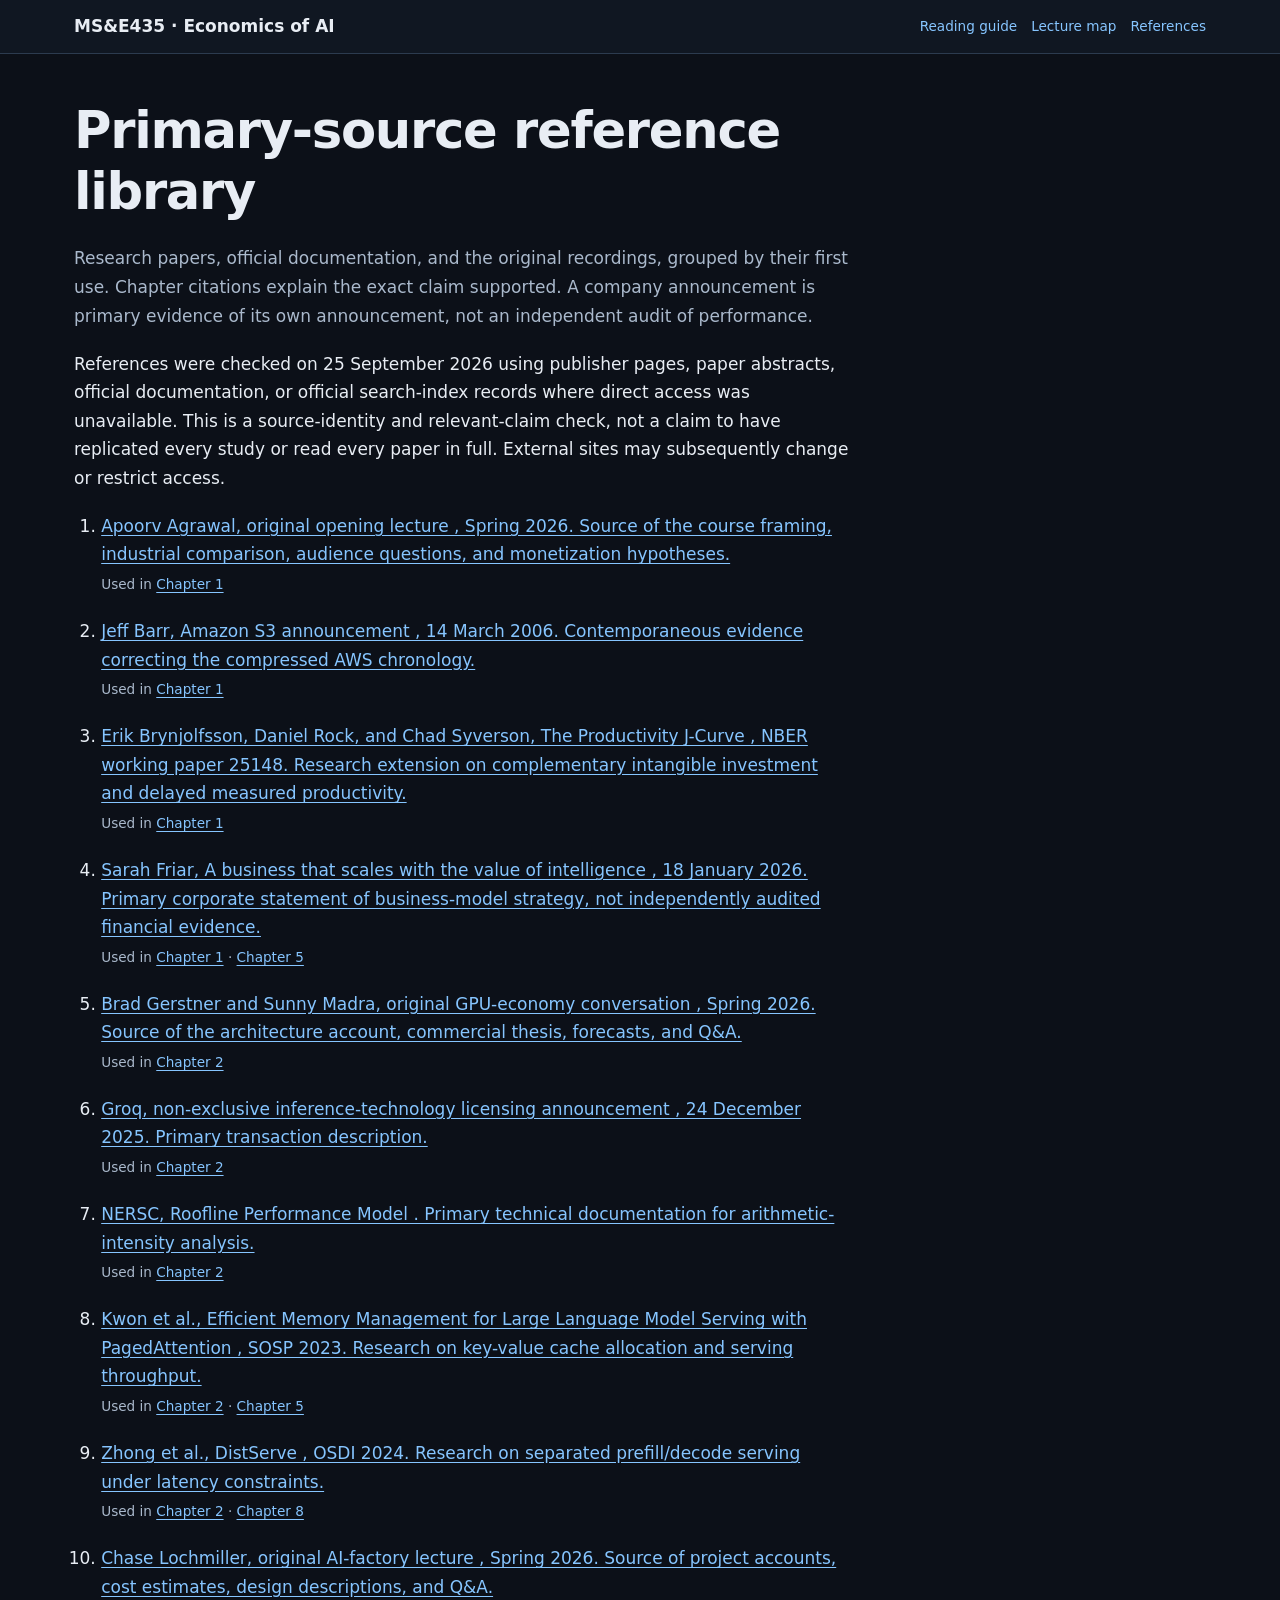
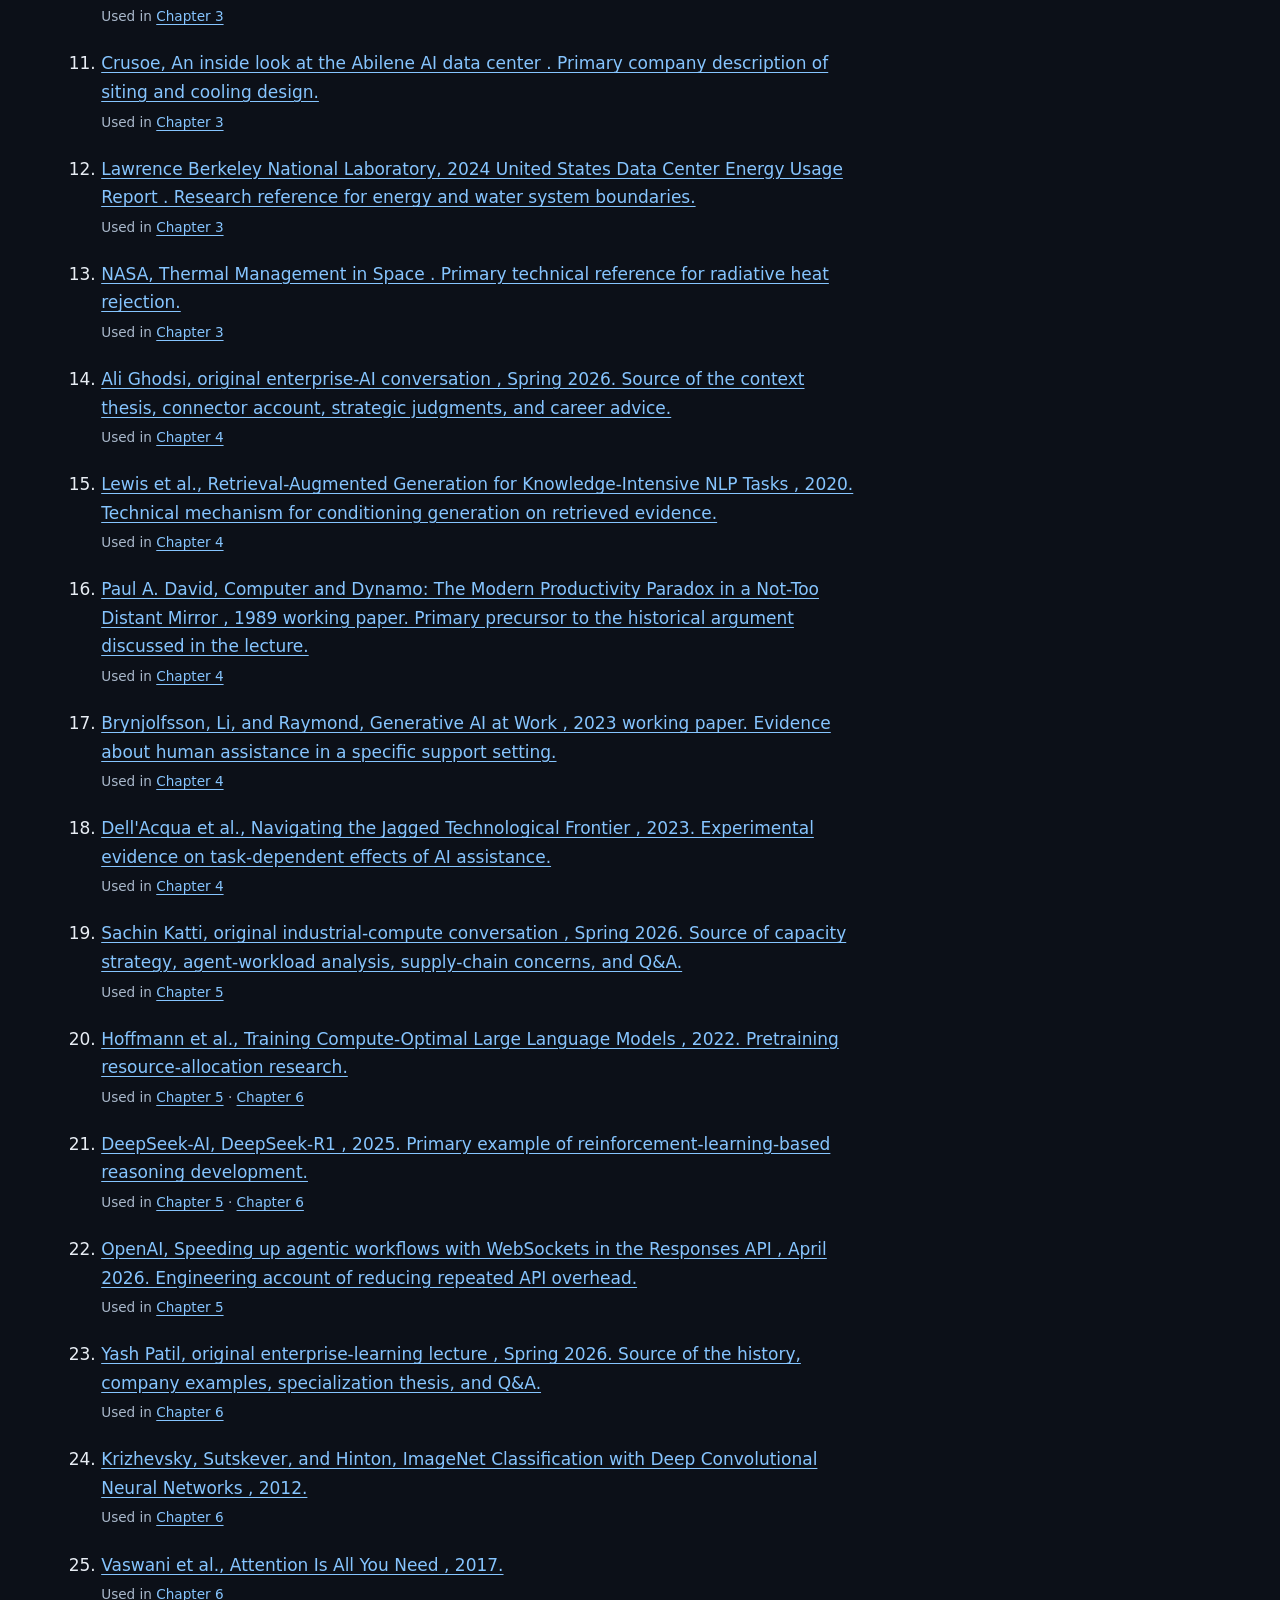
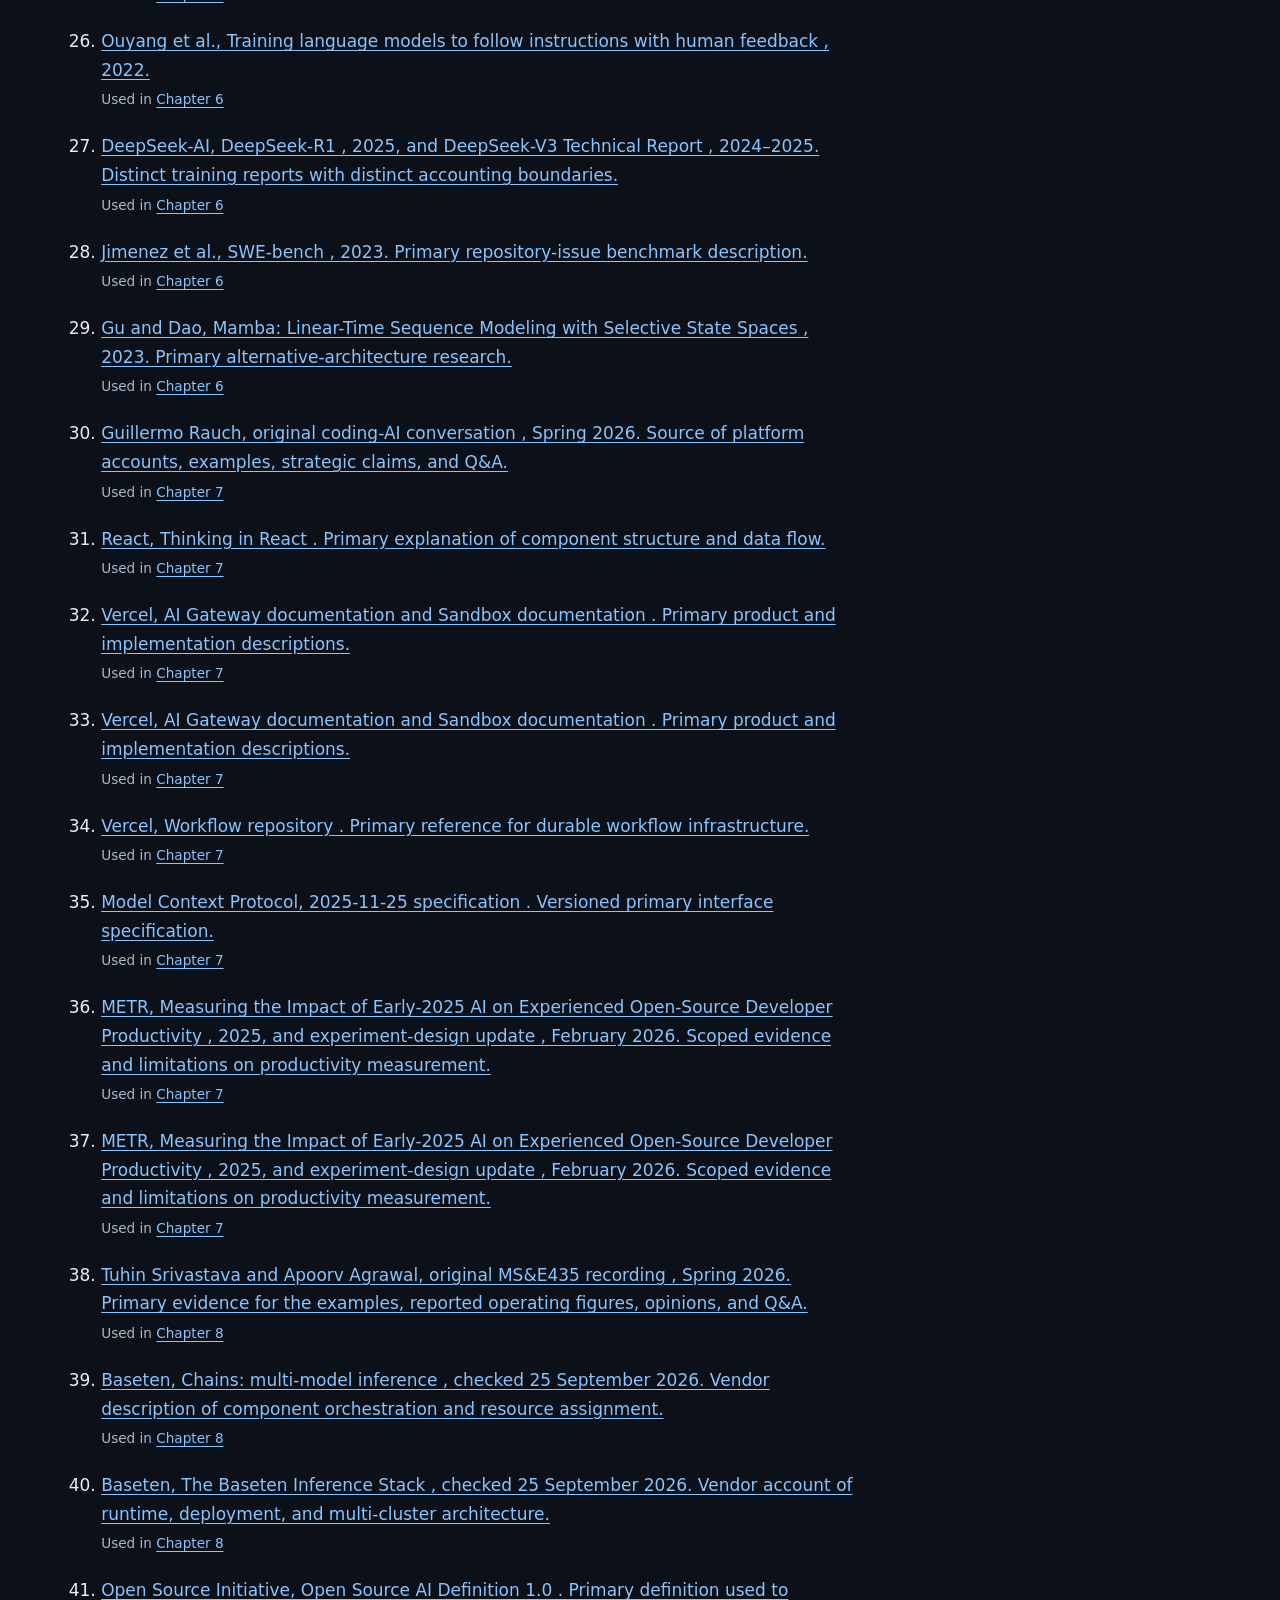
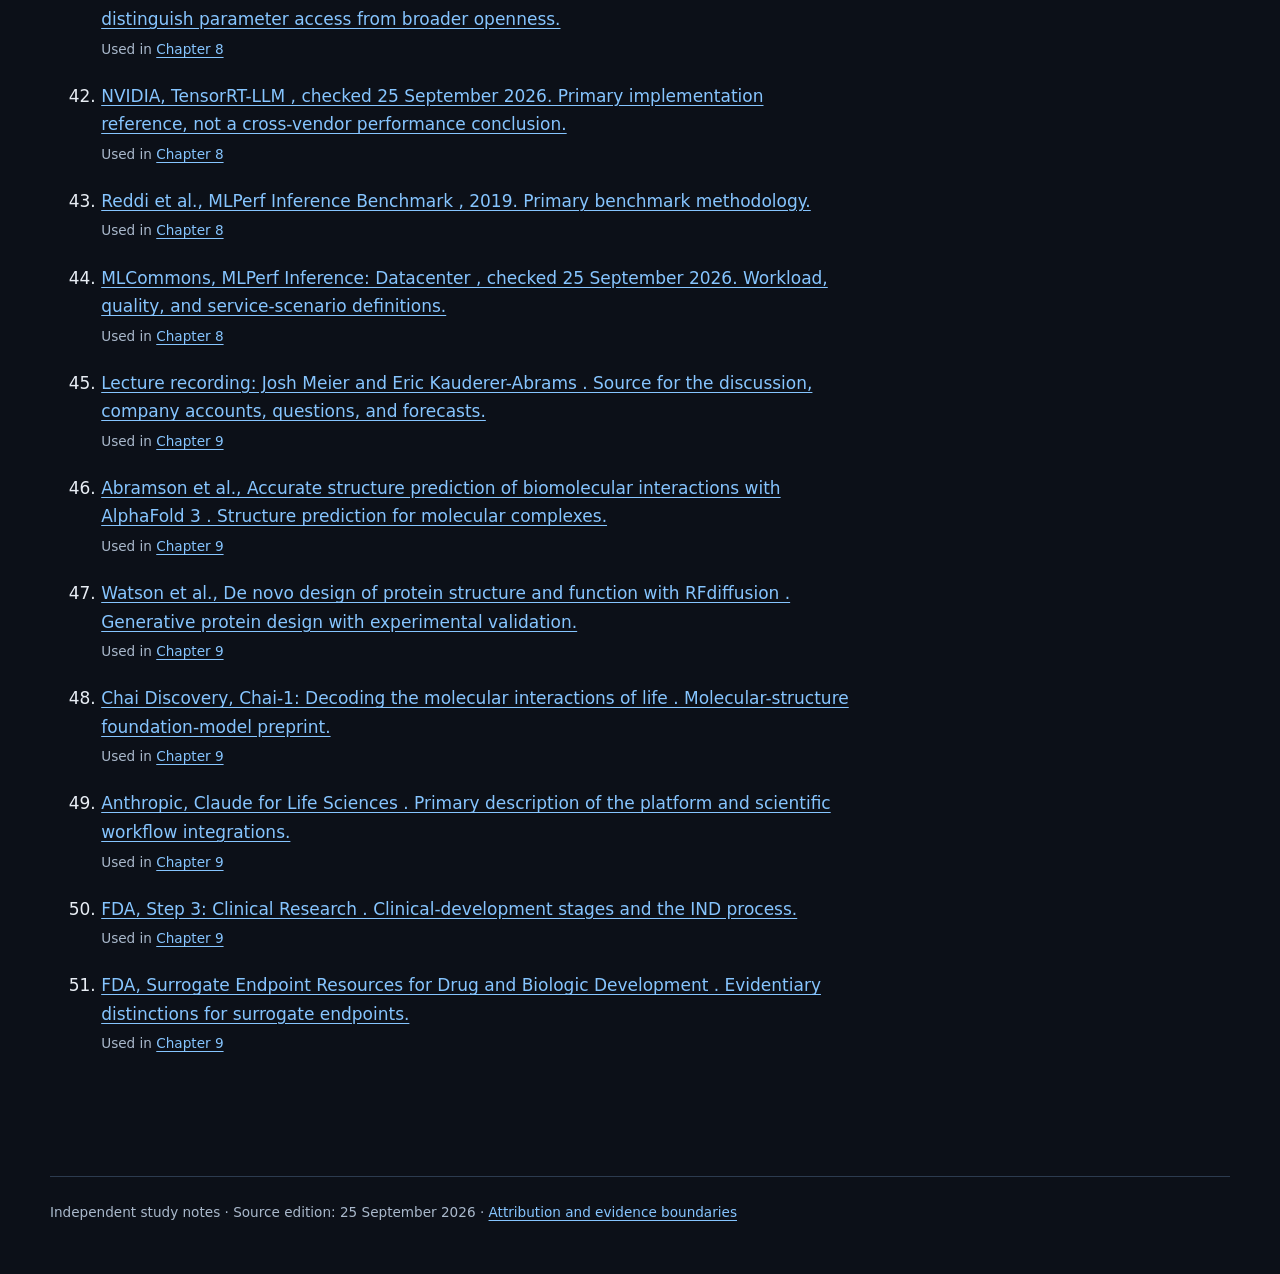
<file: docs/references.html>
<!DOCTYPE html>

<html lang="en"><head><meta charset="utf-8"/><meta content="width=device-width,initial-scale=1" name="viewport"/>
<title>Primary sources | MS&amp;E435 Study Notes</title><link href="assets/notes.css" rel="stylesheet"/>
<script>window.MathJax={tex:{inlineMath:[['$','$']],displayMath:[['$$','$$']]},options:{skipHtmlTags:['script','noscript','style','textarea','pre','code']}};</script>
<script defer="" src="assets/mathjax-tex-svg.js"></script><script defer="" src="assets/copy-code.js"></script></head>
<body><a class="skip" href="#main">Skip to content</a>
<header class="top"><div class="shell"><a class="brand" href="index.html">MS&amp;E435 · Economics of AI</a><nav aria-label="Site navigation"><a href="index.html">Reading guide</a><a href="source-map.html">Lecture map</a><a href="references.html">References</a></nav></div></header>
<div class="shell layout"><main class="main" id="main"><h1>Primary-source reference library</h1><p>Research papers, official documentation, and the original recordings, grouped by their first use. Chapter citations explain the exact claim supported. A company announcement is primary evidence of its own announcement, not an independent audit of performance.</p><p>References were checked on 25 September 2026 using publisher pages, paper abstracts, official documentation, or official search-index records where direct access was unavailable. This is a source-identity and relevant-claim check, not a claim to have replicated every study or read every paper in full. External sites may subsequently change or restrict access.</p><ol><li><p><a href="https://www.youtube.com/watch?v=LNSvp-9b-J0">Apoorv Agrawal, original opening lecture , Spring 2026. Source of the course framing, industrial comparison, audience questions, and monetization hypotheses.</a><br/><span class="tiny">Used in <a href="lecture-01.html">Chapter 1</a></span></p></li><li><p><a href="https://aws.amazon.com/blogs/aws/amazon_s3/">Jeff Barr, Amazon S3 announcement , 14 March 2006. Contemporaneous evidence correcting the compressed AWS chronology.</a><br/><span class="tiny">Used in <a href="lecture-01.html">Chapter 1</a></span></p></li><li><p><a href="https://www.nber.org/papers/w25148">Erik Brynjolfsson, Daniel Rock, and Chad Syverson, The Productivity J-Curve , NBER working paper 25148. Research extension on complementary intangible investment and delayed measured productivity.</a><br/><span class="tiny">Used in <a href="lecture-01.html">Chapter 1</a></span></p></li><li><p><a href="https://openai.com/index/a-business-that-scales-with-the-value-of-intelligence/">Sarah Friar, A business that scales with the value of intelligence , 18 January 2026. Primary corporate statement of business-model strategy, not independently audited financial evidence.</a><br/><span class="tiny">Used in <a href="lecture-01.html">Chapter 1</a> · <a href="lecture-05.html">Chapter 5</a></span></p></li><li><p><a href="https://www.youtube.com/watch?v=BBl8bNJP6ds">Brad Gerstner and Sunny Madra, original GPU-economy conversation , Spring 2026. Source of the architecture account, commercial thesis, forecasts, and Q&amp;A.</a><br/><span class="tiny">Used in <a href="lecture-02.html">Chapter 2</a></span></p></li><li><p><a href="https://groq.com/newsroom/groq-and-nvidia-enter-non-exclusive-inference-technology-licensing-agreement-to-accelerate-ai-inference-at-global-scale">Groq, non-exclusive inference-technology licensing announcement , 24 December 2025. Primary transaction description.</a><br/><span class="tiny">Used in <a href="lecture-02.html">Chapter 2</a></span></p></li><li><p><a href="https://docs.nersc.gov/tools/performance/roofline/">NERSC, Roofline Performance Model . Primary technical documentation for arithmetic-intensity analysis.</a><br/><span class="tiny">Used in <a href="lecture-02.html">Chapter 2</a></span></p></li><li><p><a href="https://arxiv.org/abs/2309.06180">Kwon et al., Efficient Memory Management for Large Language Model Serving with PagedAttention , SOSP 2023. Research on key-value cache allocation and serving throughput.</a><br/><span class="tiny">Used in <a href="lecture-02.html">Chapter 2</a> · <a href="lecture-05.html">Chapter 5</a></span></p></li><li><p><a href="https://arxiv.org/abs/2401.09670">Zhong et al., DistServe , OSDI 2024. Research on separated prefill/decode serving under latency constraints.</a><br/><span class="tiny">Used in <a href="lecture-02.html">Chapter 2</a> · <a href="lecture-08.html">Chapter 8</a></span></p></li><li><p><a href="https://www.youtube.com/watch?v=GcCGzfKdCd0">Chase Lochmiller, original AI-factory lecture , Spring 2026. Source of project accounts, cost estimates, design descriptions, and Q&amp;A.</a><br/><span class="tiny">Used in <a href="lecture-03.html">Chapter 3</a></span></p></li><li><p><a href="https://www.crusoe.ai/resources/blog/an-inside-look-at-the-abilene-ai-data-center">Crusoe, An inside look at the Abilene AI data center . Primary company description of siting and cooling design.</a><br/><span class="tiny">Used in <a href="lecture-03.html">Chapter 3</a></span></p></li><li><p><a href="https://energyanalysis.lbl.gov/publications/2024-lbnl-data-center-energy-usage-report">Lawrence Berkeley National Laboratory, 2024 United States Data Center Energy Usage Report . Research reference for energy and water system boundaries.</a><br/><span class="tiny">Used in <a href="lecture-03.html">Chapter 3</a></span></p></li><li><p><a href="https://ntrs.nasa.gov/api/citations/19930007716/downloads/19930007716.pdf">NASA, Thermal Management in Space . Primary technical reference for radiative heat rejection.</a><br/><span class="tiny">Used in <a href="lecture-03.html">Chapter 3</a></span></p></li><li><p><a href="https://www.youtube.com/watch?v=sRvrXL83N-c">Ali Ghodsi, original enterprise-AI conversation , Spring 2026. Source of the context thesis, connector account, strategic judgments, and career advice.</a><br/><span class="tiny">Used in <a href="lecture-04.html">Chapter 4</a></span></p></li><li><p><a href="https://arxiv.org/abs/2005.11401">Lewis et al., Retrieval-Augmented Generation for Knowledge-Intensive NLP Tasks , 2020. Technical mechanism for conditioning generation on retrieved evidence.</a><br/><span class="tiny">Used in <a href="lecture-04.html">Chapter 4</a></span></p></li><li><p><a href="https://ageconsearch.umn.edu/record/268373">Paul A. David, Computer and Dynamo: The Modern Productivity Paradox in a Not-Too Distant Mirror , 1989 working paper. Primary precursor to the historical argument discussed in the lecture.</a><br/><span class="tiny">Used in <a href="lecture-04.html">Chapter 4</a></span></p></li><li><p><a href="https://www.nber.org/papers/w31161">Brynjolfsson, Li, and Raymond, Generative AI at Work , 2023 working paper. Evidence about human assistance in a specific support setting.</a><br/><span class="tiny">Used in <a href="lecture-04.html">Chapter 4</a></span></p></li><li><p><a href="https://www.hbs.edu/ris/download.aspx?name=24-013.pdf">Dell'Acqua et al., Navigating the Jagged Technological Frontier , 2023. Experimental evidence on task-dependent effects of AI assistance.</a><br/><span class="tiny">Used in <a href="lecture-04.html">Chapter 4</a></span></p></li><li><p><a href="https://www.youtube.com/watch?v=4k53z3Ysjg0">Sachin Katti, original industrial-compute conversation , Spring 2026. Source of capacity strategy, agent-workload analysis, supply-chain concerns, and Q&amp;A.</a><br/><span class="tiny">Used in <a href="lecture-05.html">Chapter 5</a></span></p></li><li><p><a href="https://arxiv.org/abs/2203.15556">Hoffmann et al., Training Compute-Optimal Large Language Models , 2022. Pretraining resource-allocation research.</a><br/><span class="tiny">Used in <a href="lecture-05.html">Chapter 5</a> · <a href="lecture-06.html">Chapter 6</a></span></p></li><li><p><a href="https://arxiv.org/abs/2501.12948">DeepSeek-AI, DeepSeek-R1 , 2025. Primary example of reinforcement-learning-based reasoning development.</a><br/><span class="tiny">Used in <a href="lecture-05.html">Chapter 5</a> · <a href="lecture-06.html">Chapter 6</a></span></p></li><li><p><a href="https://openai.com/index/speeding-up-agentic-workflows-with-websockets/">OpenAI, Speeding up agentic workflows with WebSockets in the Responses API , April 2026. Engineering account of reducing repeated API overhead.</a><br/><span class="tiny">Used in <a href="lecture-05.html">Chapter 5</a></span></p></li><li><p><a href="https://www.youtube.com/watch?v=LRGX-gTegVA">Yash Patil, original enterprise-learning lecture , Spring 2026. Source of the history, company examples, specialization thesis, and Q&amp;A.</a><br/><span class="tiny">Used in <a href="lecture-06.html">Chapter 6</a></span></p></li><li><p><a href="https://papers.nips.cc/paper_files/paper/2012/hash/c399862d3b9d6b76c8436e924a68c45b-Abstract.html">Krizhevsky, Sutskever, and Hinton, ImageNet Classification with Deep Convolutional Neural Networks , 2012.</a><br/><span class="tiny">Used in <a href="lecture-06.html">Chapter 6</a></span></p></li><li><p><a href="https://arxiv.org/abs/1706.03762">Vaswani et al., Attention Is All You Need , 2017.</a><br/><span class="tiny">Used in <a href="lecture-06.html">Chapter 6</a></span></p></li><li><p><a href="https://arxiv.org/abs/2203.02155">Ouyang et al., Training language models to follow instructions with human feedback , 2022.</a><br/><span class="tiny">Used in <a href="lecture-06.html">Chapter 6</a></span></p></li><li><p><a href="https://arxiv.org/abs/2412.19437">DeepSeek-AI, DeepSeek-R1 , 2025, and DeepSeek-V3 Technical Report , 2024–2025. Distinct training reports with distinct accounting boundaries.</a><br/><span class="tiny">Used in <a href="lecture-06.html">Chapter 6</a></span></p></li><li><p><a href="https://arxiv.org/abs/2310.06770">Jimenez et al., SWE-bench , 2023. Primary repository-issue benchmark description.</a><br/><span class="tiny">Used in <a href="lecture-06.html">Chapter 6</a></span></p></li><li><p><a href="https://arxiv.org/abs/2312.00752">Gu and Dao, Mamba: Linear-Time Sequence Modeling with Selective State Spaces , 2023. Primary alternative-architecture research.</a><br/><span class="tiny">Used in <a href="lecture-06.html">Chapter 6</a></span></p></li><li><p><a href="https://www.youtube.com/watch?v=HA7lZd7zk3M">Guillermo Rauch, original coding-AI conversation , Spring 2026. Source of platform accounts, examples, strategic claims, and Q&amp;A.</a><br/><span class="tiny">Used in <a href="lecture-07.html">Chapter 7</a></span></p></li><li><p><a href="https://react.dev/learn/thinking-in-react">React, Thinking in React . Primary explanation of component structure and data flow.</a><br/><span class="tiny">Used in <a href="lecture-07.html">Chapter 7</a></span></p></li><li><p><a href="https://vercel.com/docs/ai-gateway">Vercel, AI Gateway documentation and Sandbox documentation . Primary product and implementation descriptions.</a><br/><span class="tiny">Used in <a href="lecture-07.html">Chapter 7</a></span></p></li><li><p><a href="https://vercel.com/docs/sandbox">Vercel, AI Gateway documentation and Sandbox documentation . Primary product and implementation descriptions.</a><br/><span class="tiny">Used in <a href="lecture-07.html">Chapter 7</a></span></p></li><li><p><a href="https://github.com/vercel/workflow">Vercel, Workflow repository . Primary reference for durable workflow infrastructure.</a><br/><span class="tiny">Used in <a href="lecture-07.html">Chapter 7</a></span></p></li><li><p><a href="https://modelcontextprotocol.io/specification/2025-11-25">Model Context Protocol, 2025-11-25 specification . Versioned primary interface specification.</a><br/><span class="tiny">Used in <a href="lecture-07.html">Chapter 7</a></span></p></li><li><p><a href="https://metr.org/Early_2025_AI_Experienced_OS_Devs_Study-paper.pdf">METR, Measuring the Impact of Early-2025 AI on Experienced Open-Source Developer Productivity , 2025, and experiment-design update , February 2026. Scoped evidence and limitations on productivity measurement.</a><br/><span class="tiny">Used in <a href="lecture-07.html">Chapter 7</a></span></p></li><li><p><a href="https://metr.org/blog/2026-02-24-uplift-update/">METR, Measuring the Impact of Early-2025 AI on Experienced Open-Source Developer Productivity , 2025, and experiment-design update , February 2026. Scoped evidence and limitations on productivity measurement.</a><br/><span class="tiny">Used in <a href="lecture-07.html">Chapter 7</a></span></p></li><li><p><a href="https://www.youtube.com/watch?v=Qh7Oxvo5sJI">Tuhin Srivastava and Apoorv Agrawal, original MS&amp;E435 recording , Spring 2026. Primary evidence for the examples, reported operating figures, opinions, and Q&amp;A.</a><br/><span class="tiny">Used in <a href="lecture-08.html">Chapter 8</a></span></p></li><li><p><a href="https://www.baseten.co/products/chains/">Baseten, Chains: multi-model inference , checked 25 September 2026. Vendor description of component orchestration and resource assignment.</a><br/><span class="tiny">Used in <a href="lecture-08.html">Chapter 8</a></span></p></li><li><p><a href="https://www.baseten.co/resources/guide/the-baseten-inference-stack/">Baseten, The Baseten Inference Stack , checked 25 September 2026. Vendor account of runtime, deployment, and multi-cluster architecture.</a><br/><span class="tiny">Used in <a href="lecture-08.html">Chapter 8</a></span></p></li><li><p><a href="https://opensource.org/ai/open-source-ai-definition">Open Source Initiative, Open Source AI Definition 1.0 . Primary definition used to distinguish parameter access from broader openness.</a><br/><span class="tiny">Used in <a href="lecture-08.html">Chapter 8</a></span></p></li><li><p><a href="https://github.com/NVIDIA/TensorRT-LLM">NVIDIA, TensorRT-LLM , checked 25 September 2026. Primary implementation reference, not a cross-vendor performance conclusion.</a><br/><span class="tiny">Used in <a href="lecture-08.html">Chapter 8</a></span></p></li><li><p><a href="https://arxiv.org/abs/1911.02549">Reddi et al., MLPerf Inference Benchmark , 2019. Primary benchmark methodology.</a><br/><span class="tiny">Used in <a href="lecture-08.html">Chapter 8</a></span></p></li><li><p><a href="https://mlcommons.org/benchmarks/inference-datacenter/">MLCommons, MLPerf Inference: Datacenter , checked 25 September 2026. Workload, quality, and service-scenario definitions.</a><br/><span class="tiny">Used in <a href="lecture-08.html">Chapter 8</a></span></p></li><li><p><a href="https://www.youtube.com/watch?v=nWKiJHKIZfo">Lecture recording: Josh Meier and Eric Kauderer-Abrams . Source for the discussion, company accounts, questions, and forecasts.</a><br/><span class="tiny">Used in <a href="lecture-09.html">Chapter 9</a></span></p></li><li><p><a href="https://www.nature.com/articles/s41586-024-07487-w">Abramson et al., Accurate structure prediction of biomolecular interactions with AlphaFold 3 . Structure prediction for molecular complexes.</a><br/><span class="tiny">Used in <a href="lecture-09.html">Chapter 9</a></span></p></li><li><p><a href="https://www.nature.com/articles/s41586-023-06415-8">Watson et al., De novo design of protein structure and function with RFdiffusion . Generative protein design with experimental validation.</a><br/><span class="tiny">Used in <a href="lecture-09.html">Chapter 9</a></span></p></li><li><p><a href="https://www.biorxiv.org/content/10.1101/2024.10.10.615955v2">Chai Discovery, Chai-1: Decoding the molecular interactions of life . Molecular-structure foundation-model preprint.</a><br/><span class="tiny">Used in <a href="lecture-09.html">Chapter 9</a></span></p></li><li><p><a href="https://www.anthropic.com/news/claude-for-life-sciences">Anthropic, Claude for Life Sciences . Primary description of the platform and scientific workflow integrations.</a><br/><span class="tiny">Used in <a href="lecture-09.html">Chapter 9</a></span></p></li><li><p><a href="https://www.fda.gov/patients/drug-development-process/step-3-clinical-research">FDA, Step 3: Clinical Research . Clinical-development stages and the IND process.</a><br/><span class="tiny">Used in <a href="lecture-09.html">Chapter 9</a></span></p></li><li><p><a href="https://www.fda.gov/drugs/development-resources/surrogate-endpoint-resources-drug-and-biologic-development">FDA, Surrogate Endpoint Resources for Drug and Biologic Development . Evidentiary distinctions for surrogate endpoints.</a><br/><span class="tiny">Used in <a href="lecture-09.html">Chapter 9</a></span></p></li></ol></main><aside class="side"></aside></div>
<footer class="foot shell">Independent study notes · Source edition: 25 September 2026 · <a href="index.html#provenance">Attribution and evidence boundaries</a></footer></body></html>
</file>
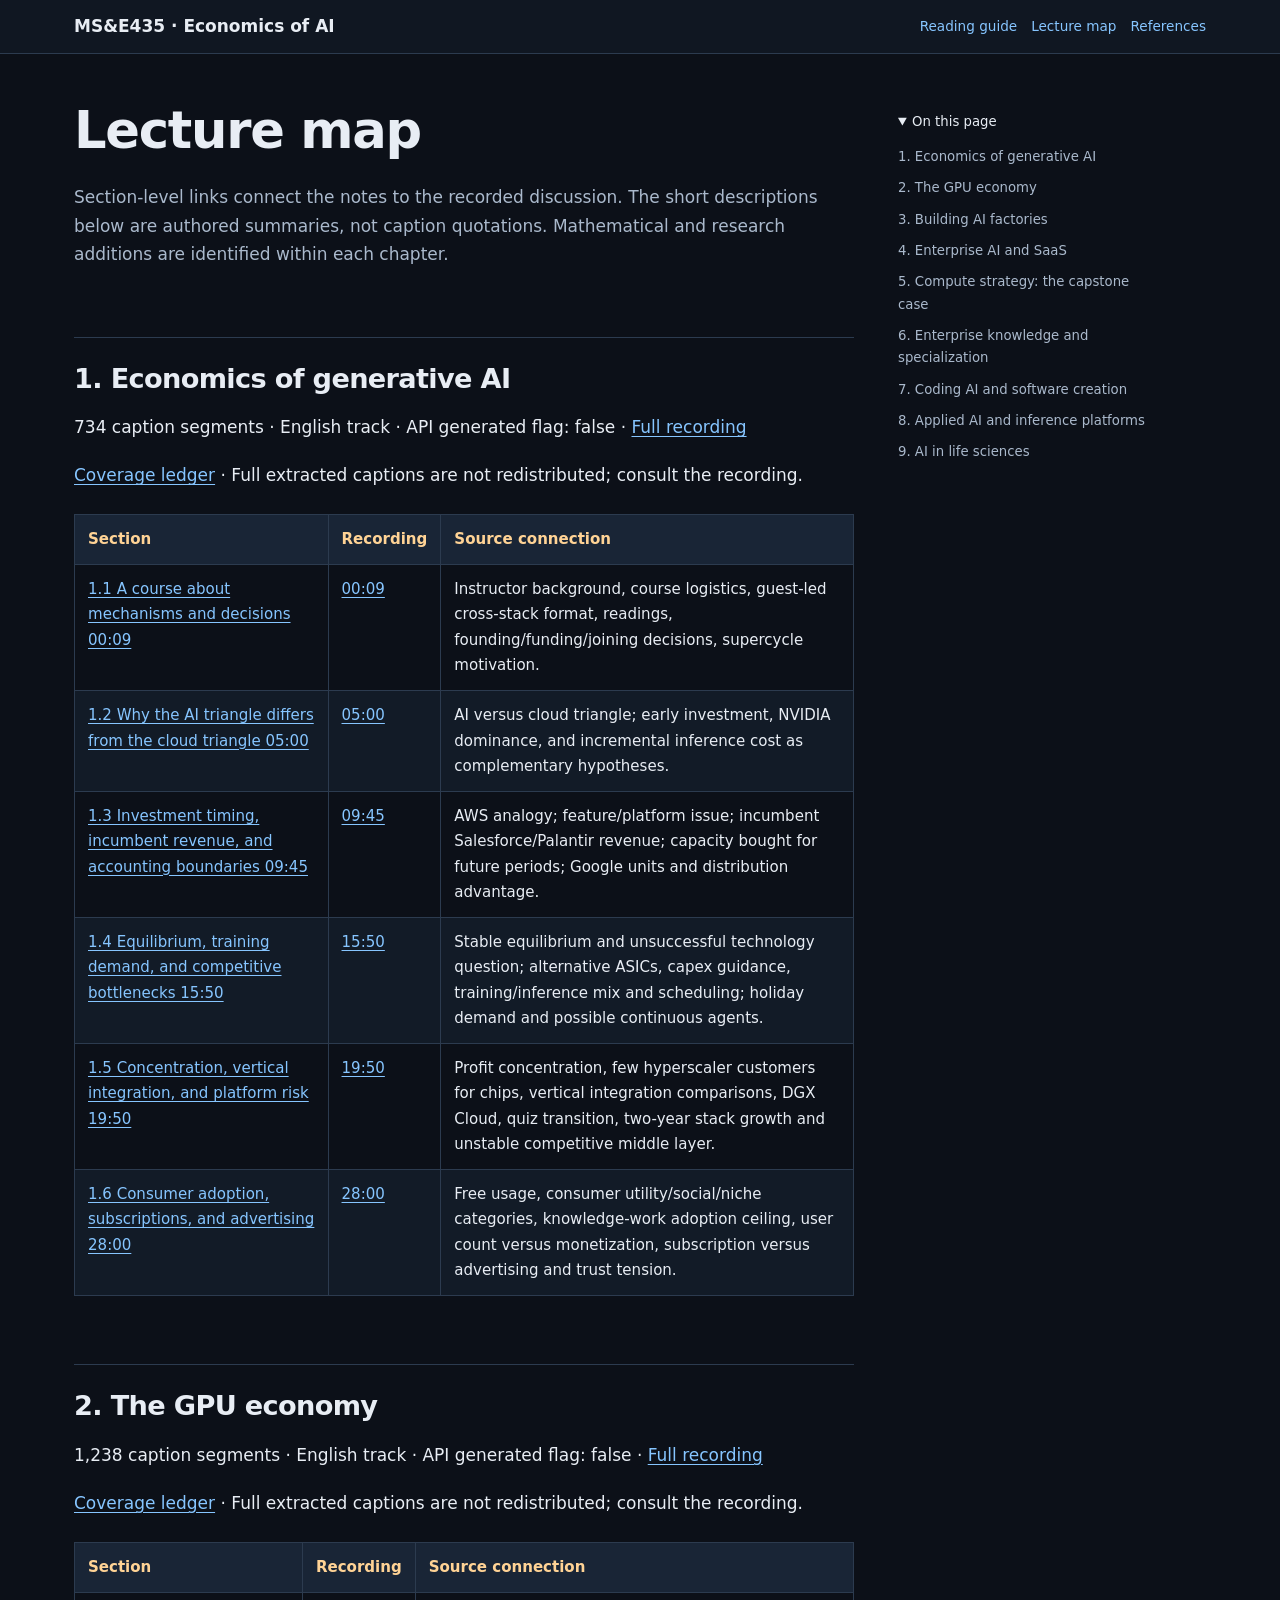
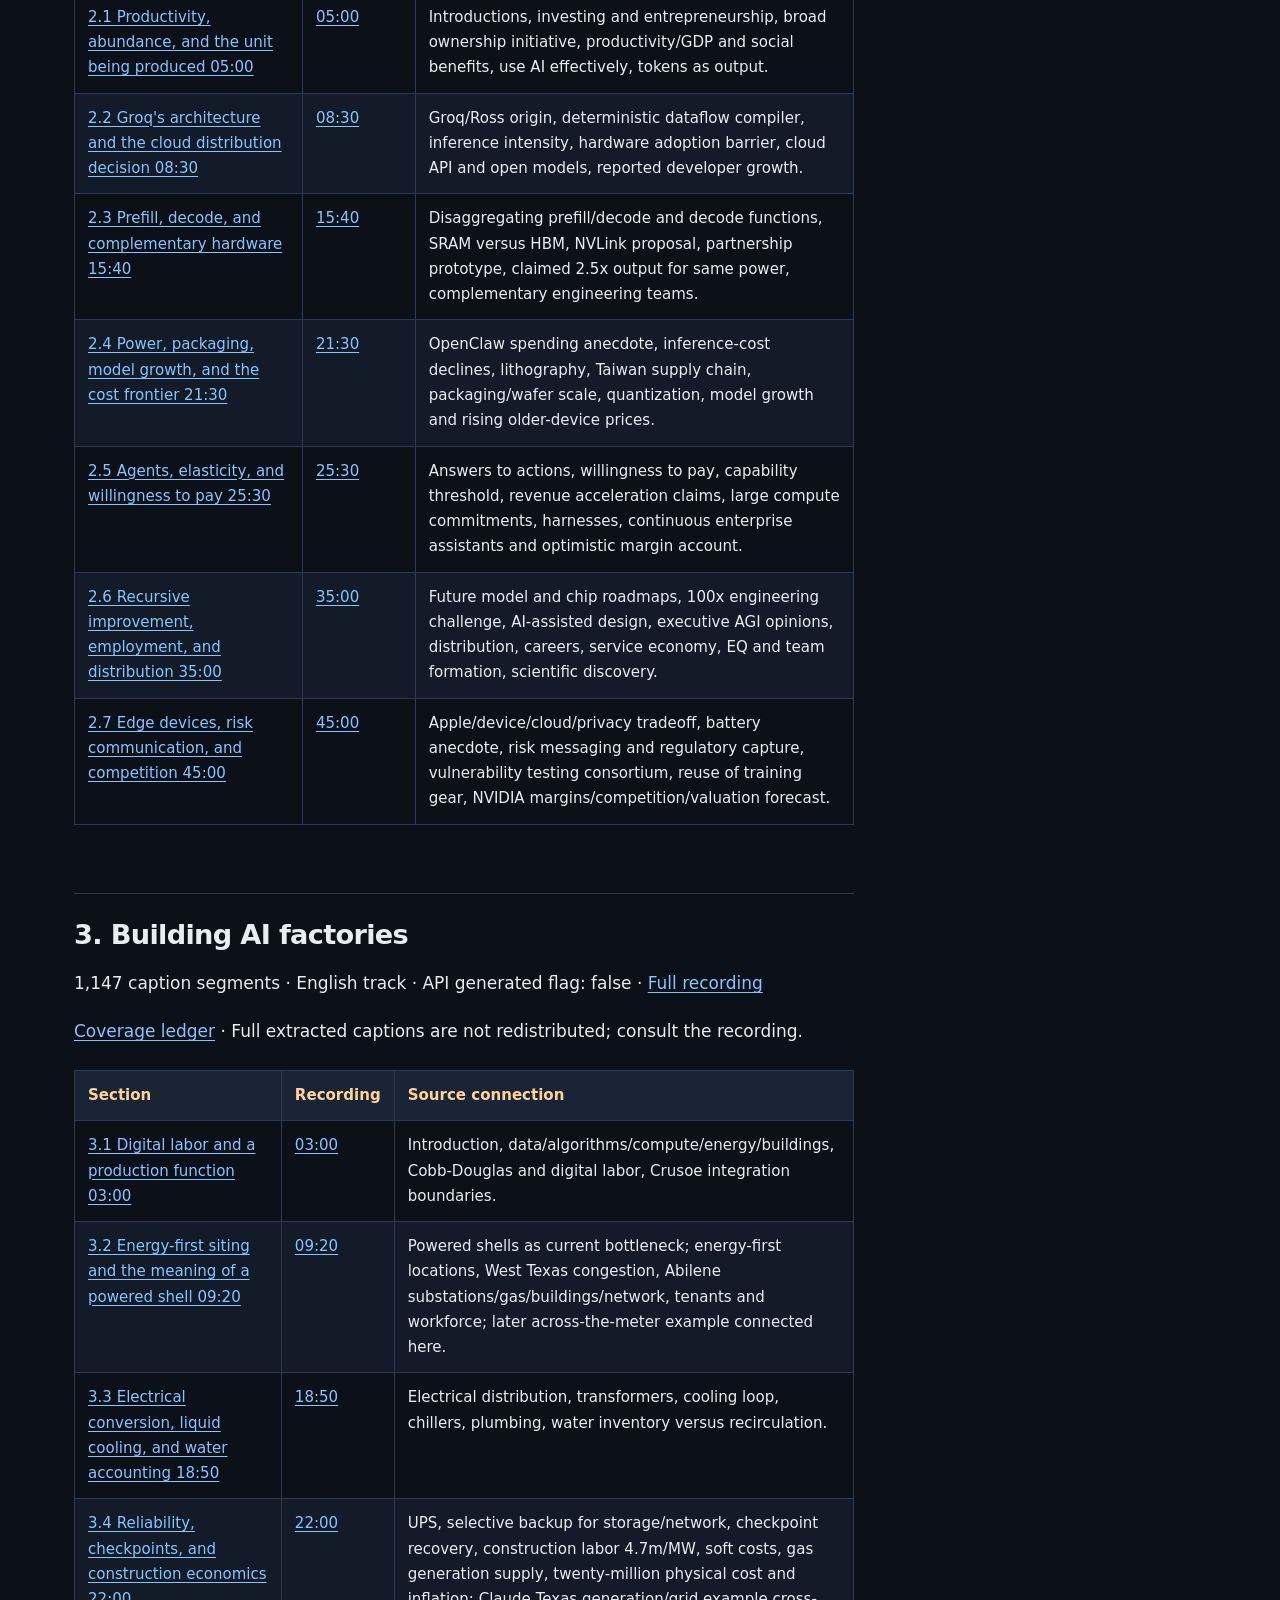
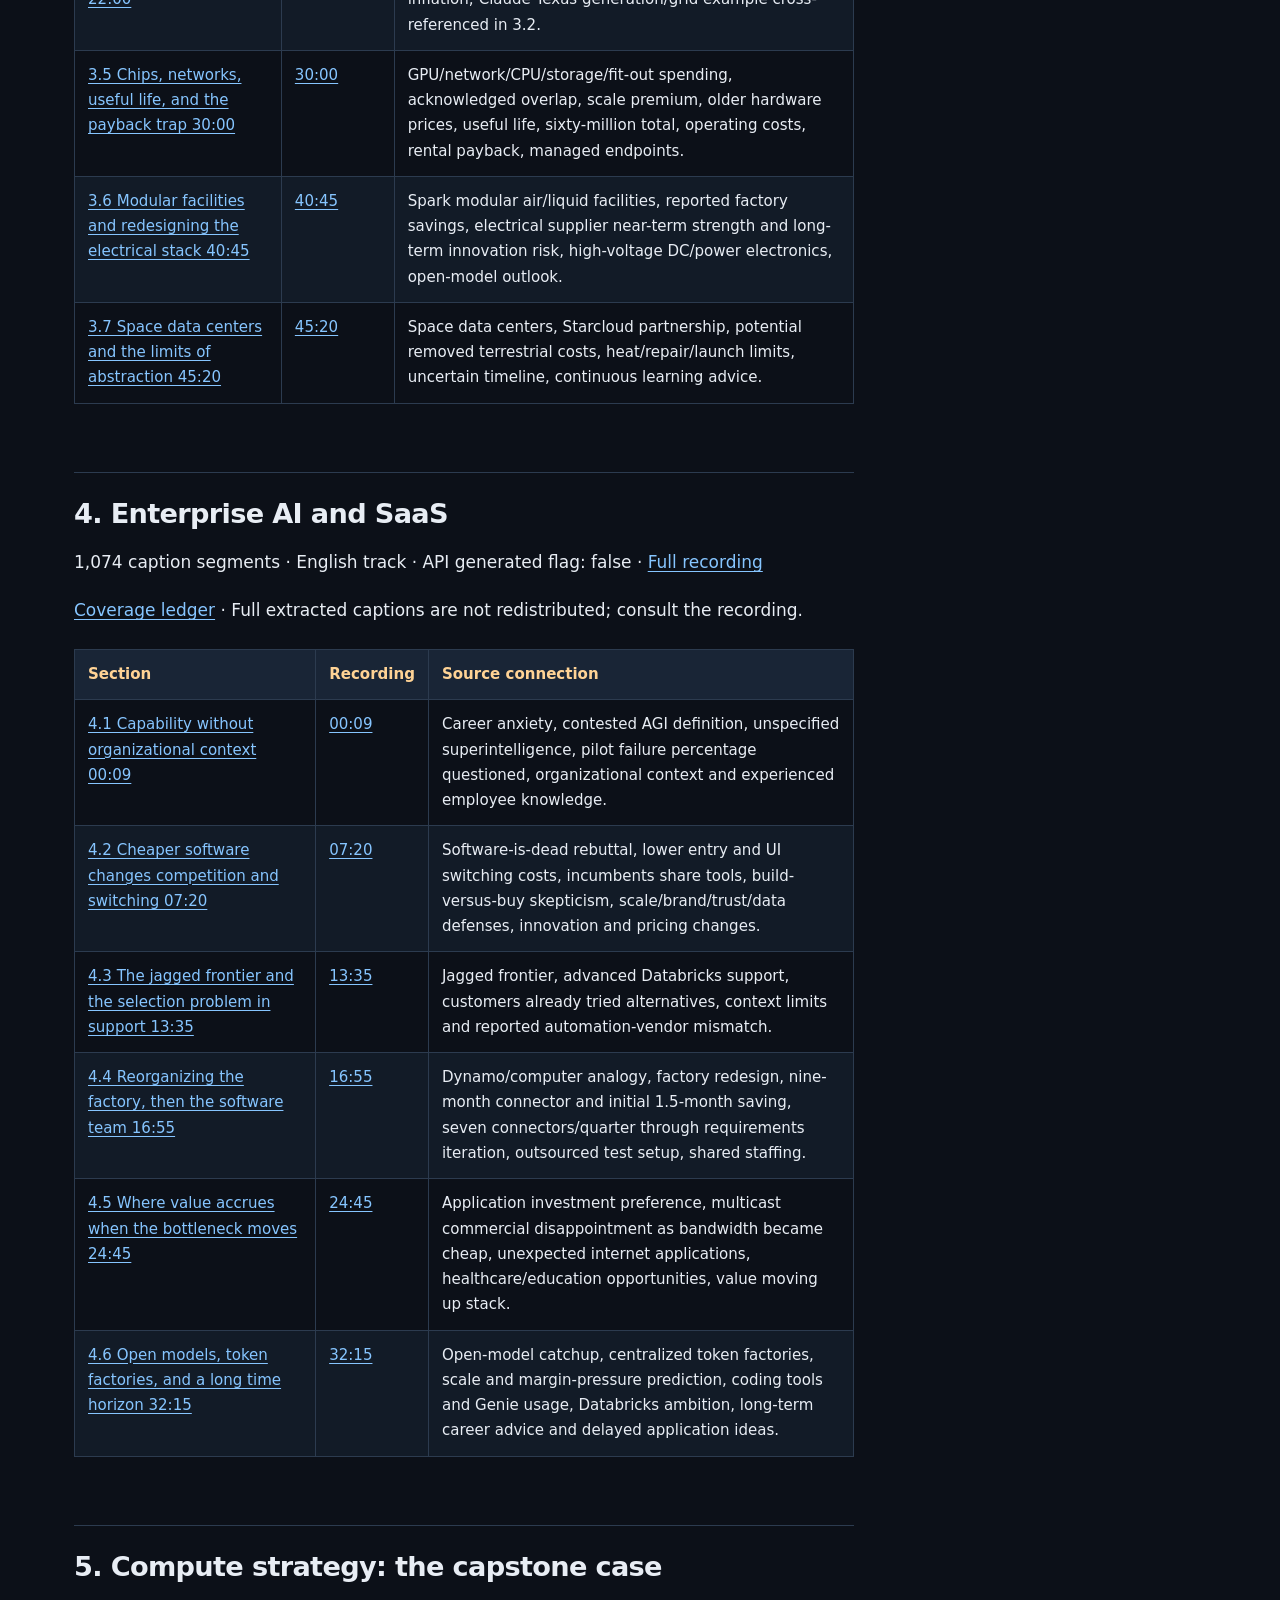
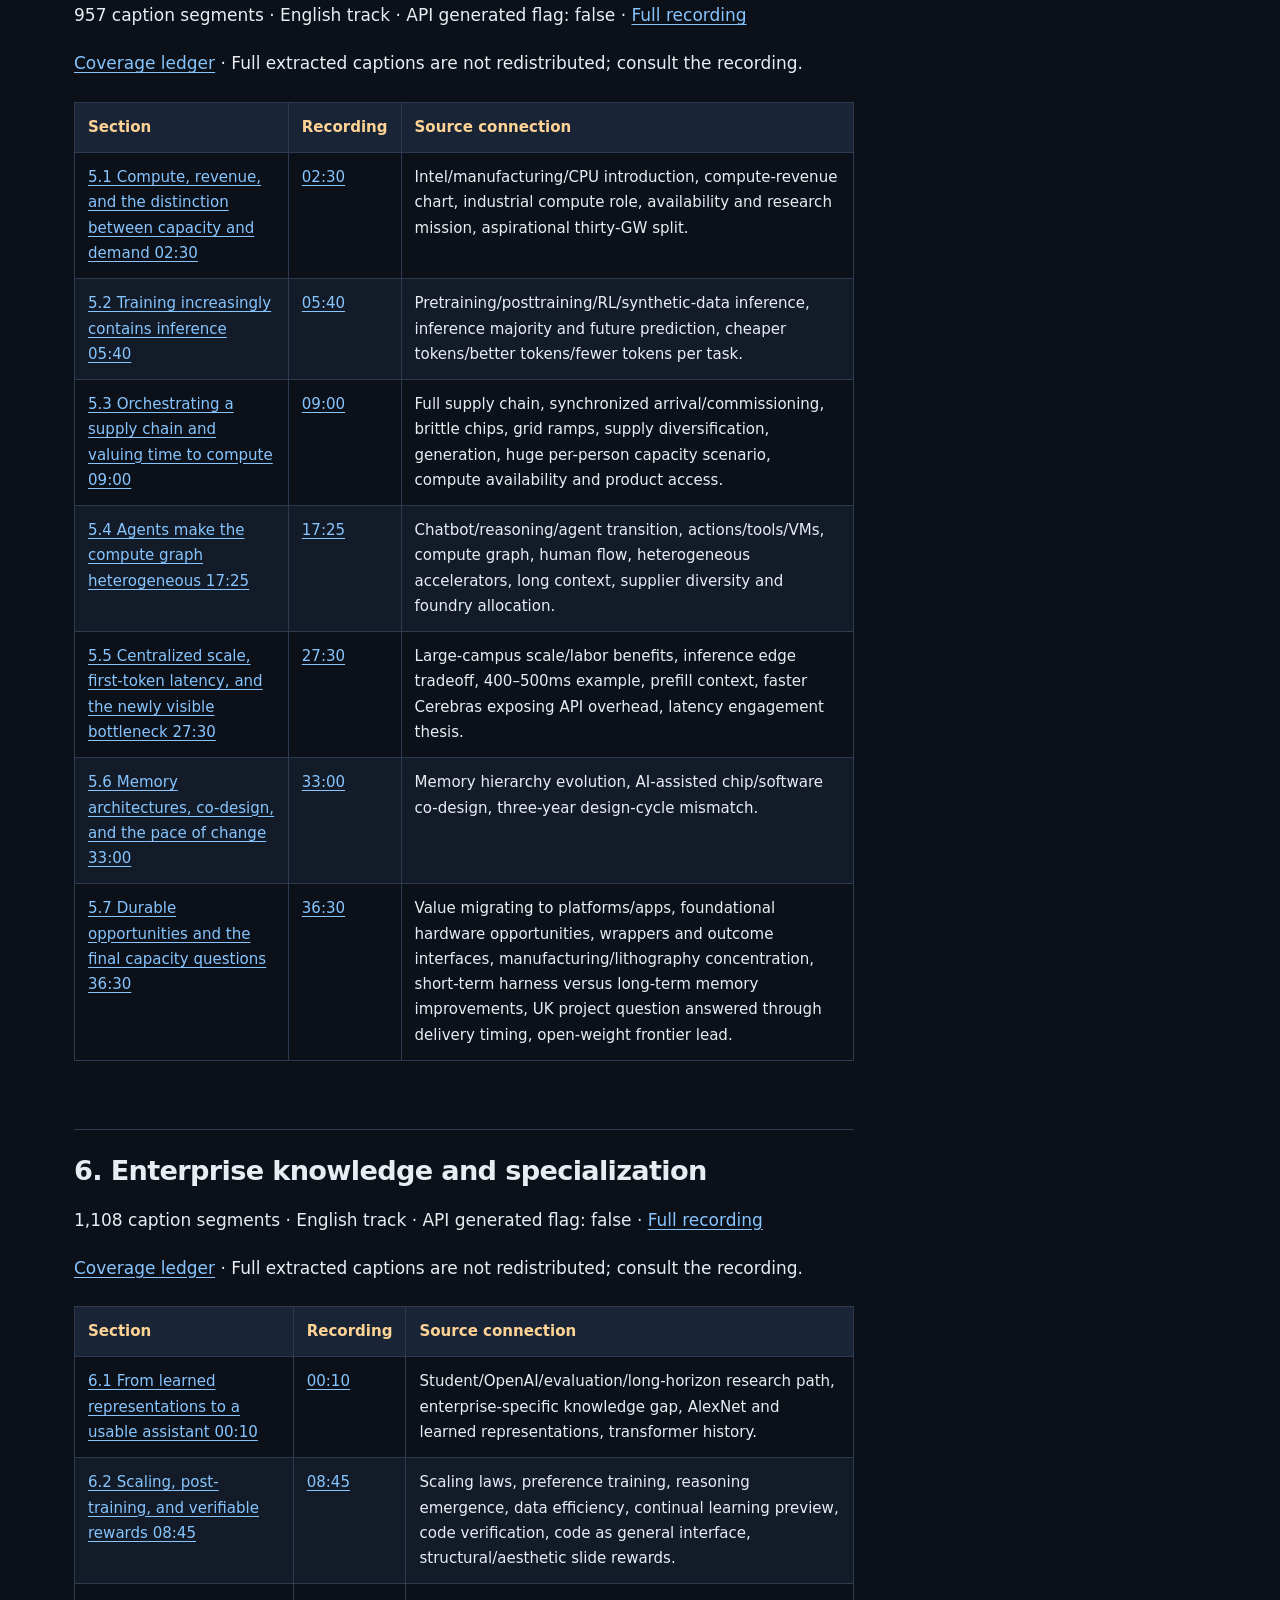
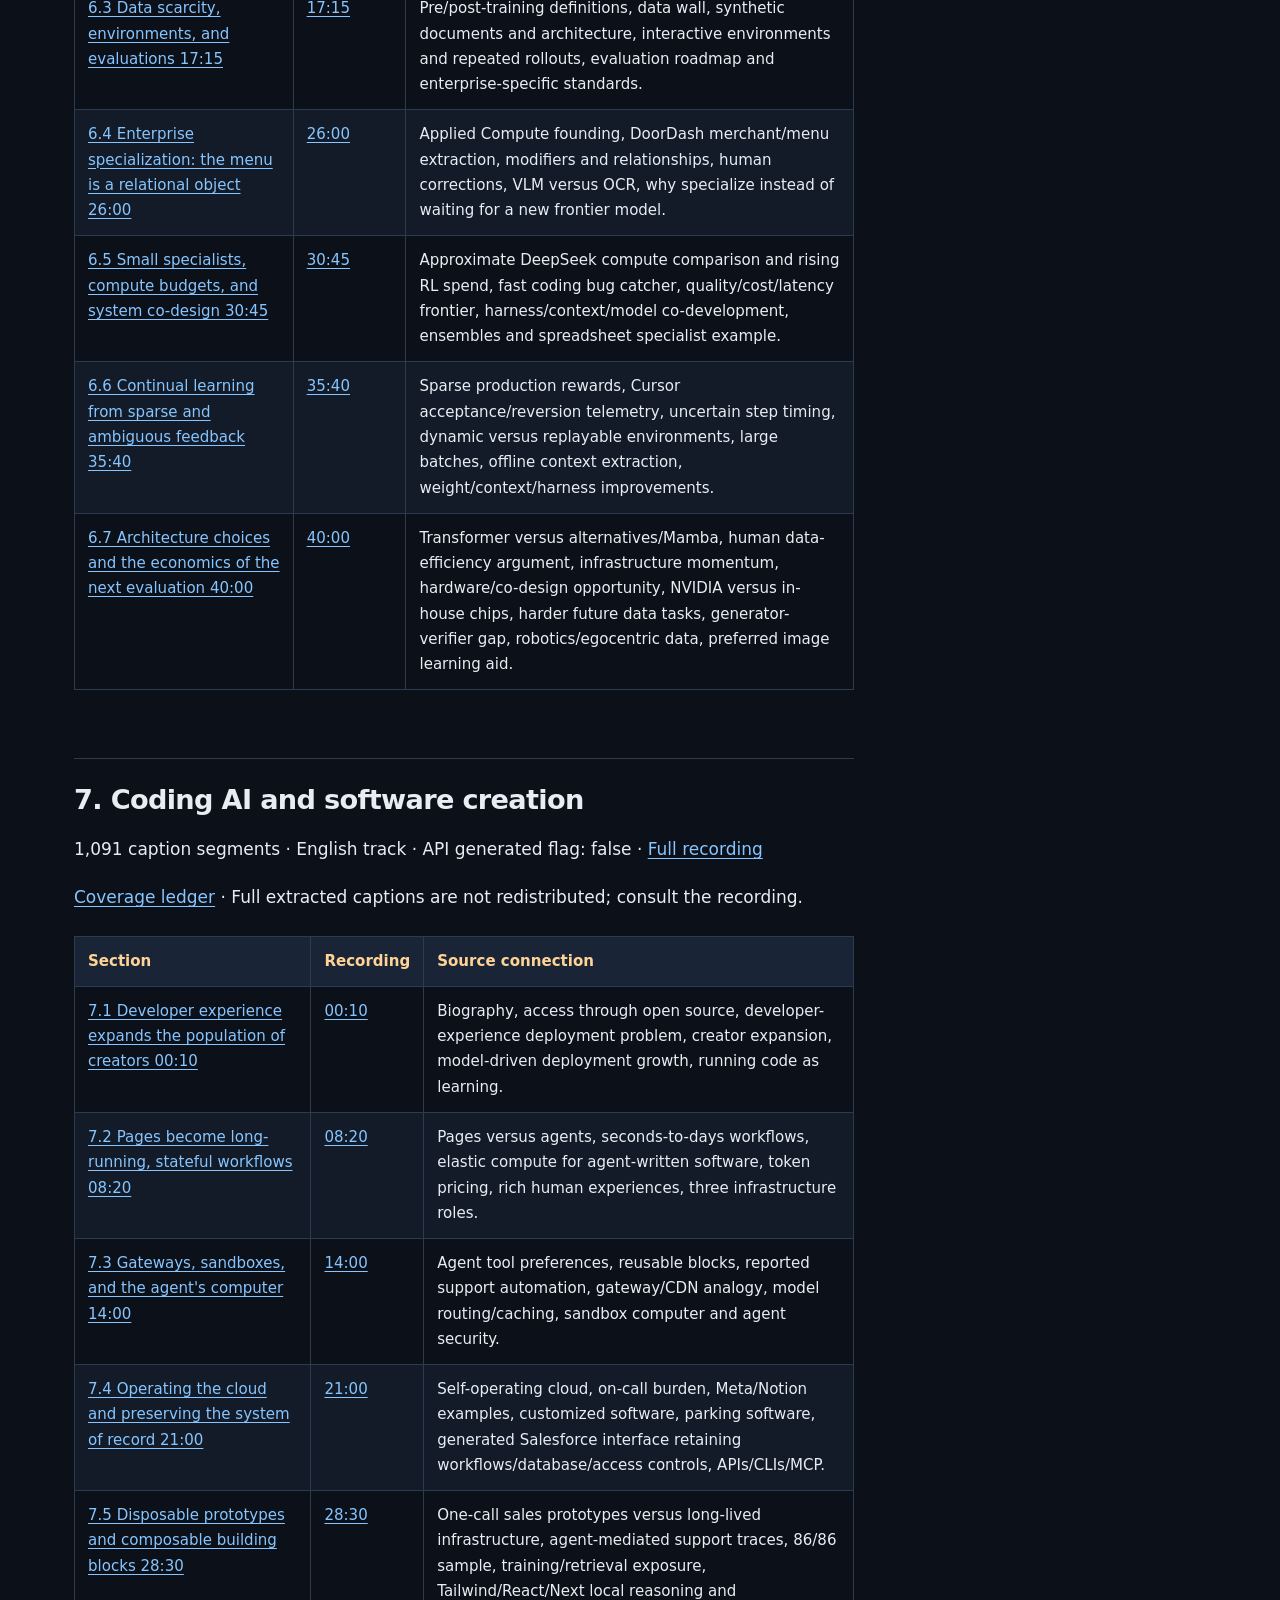
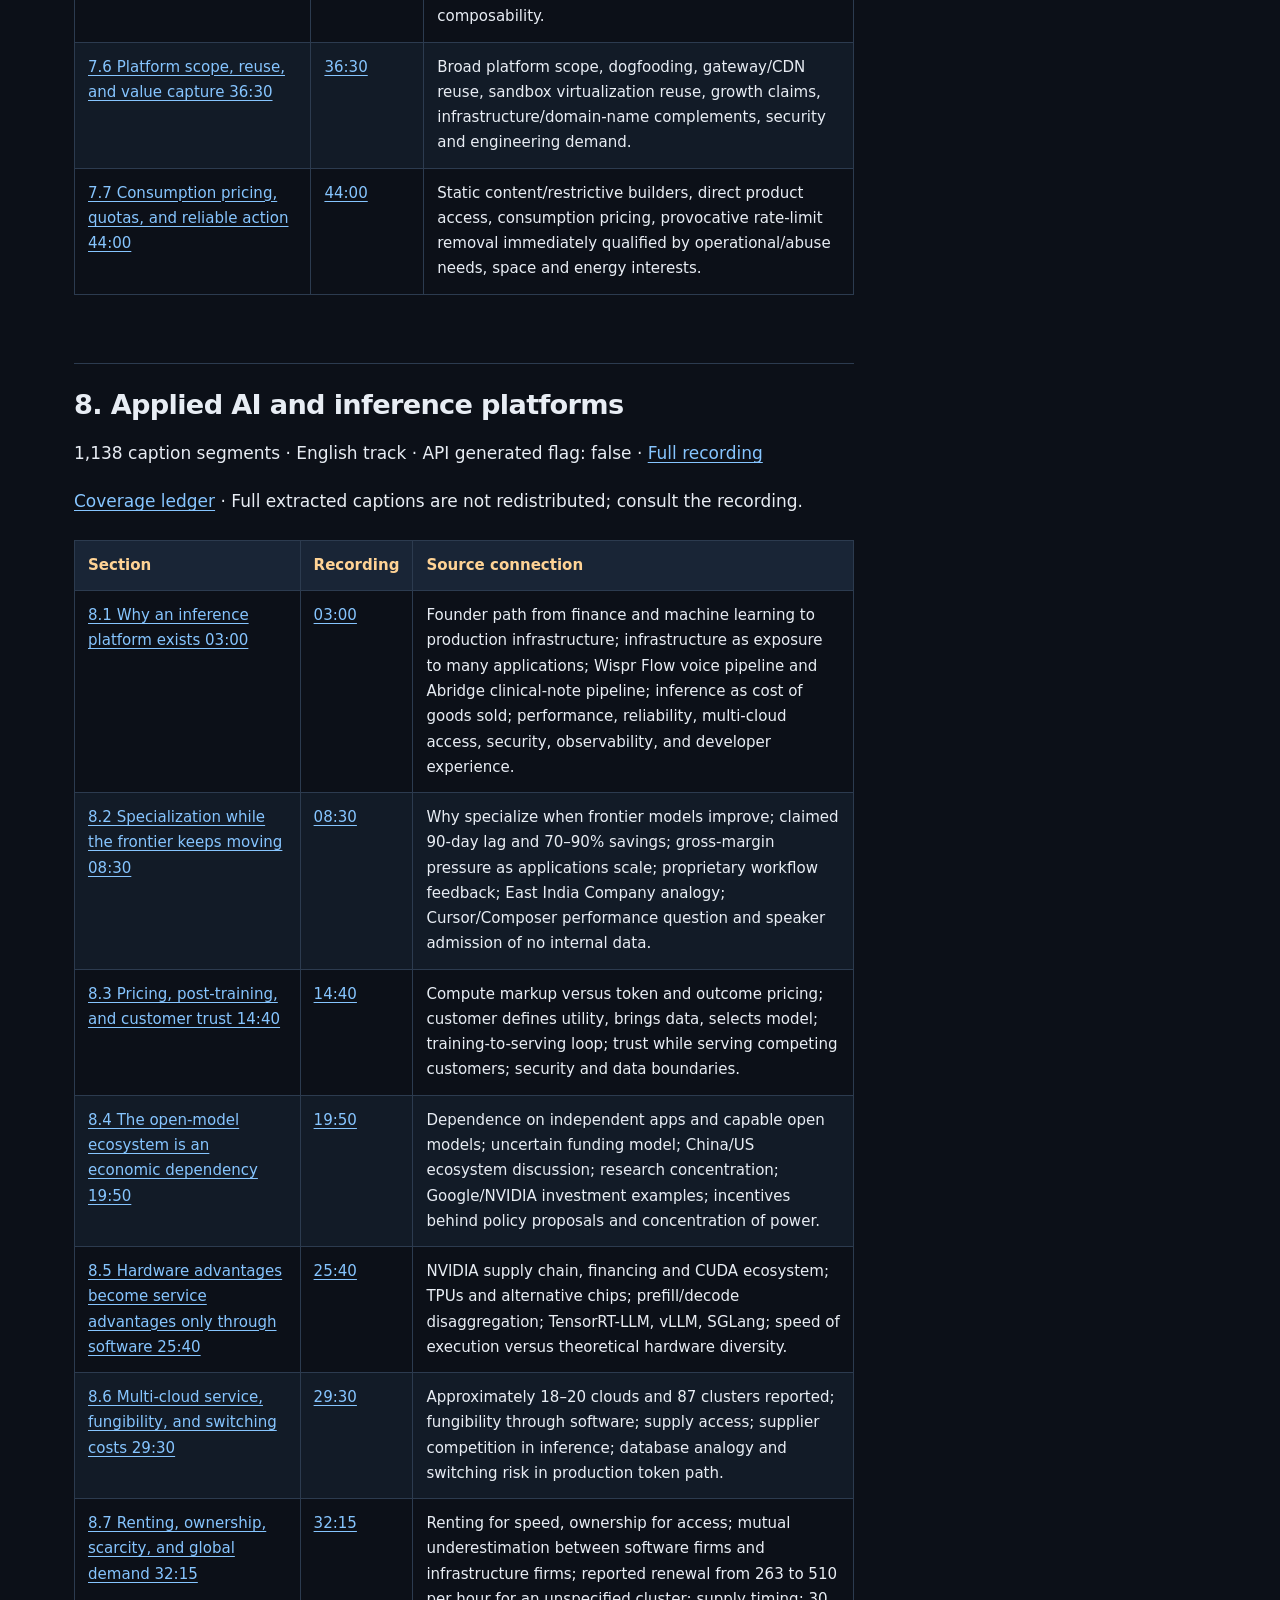
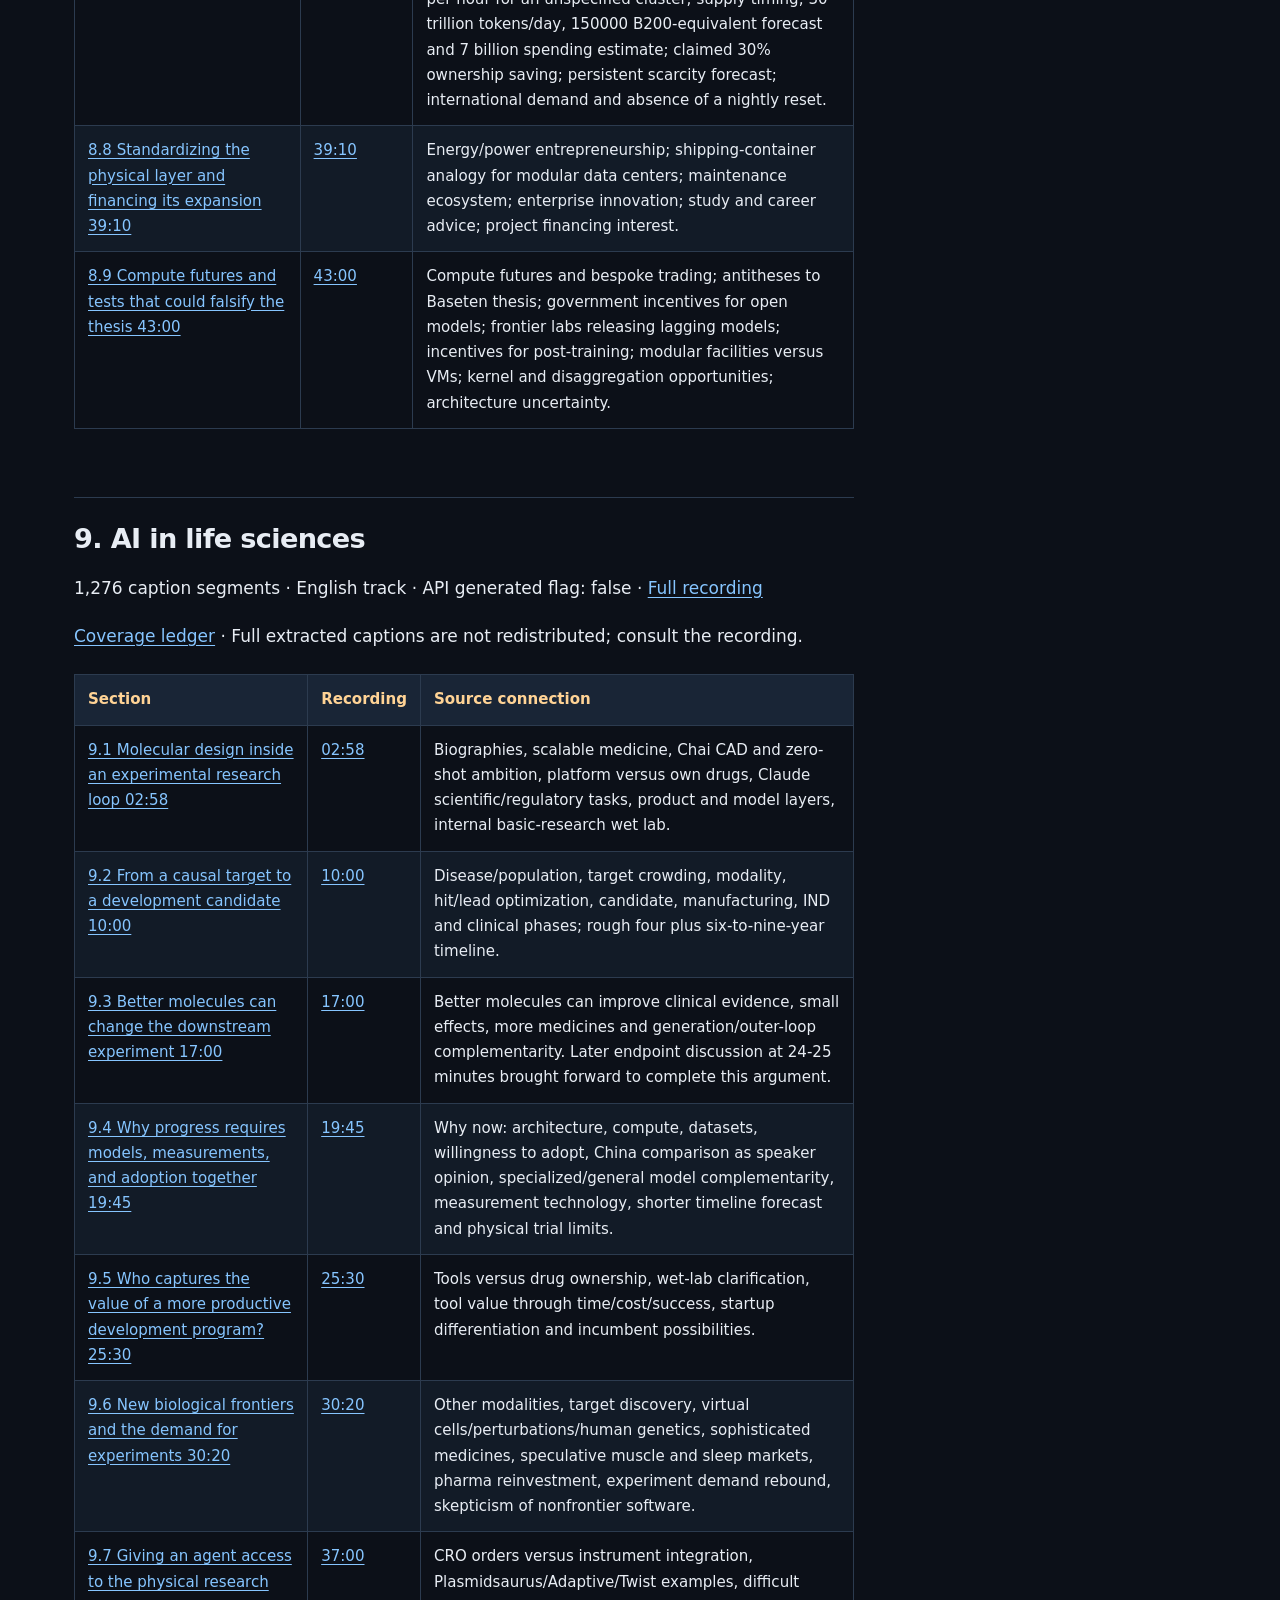
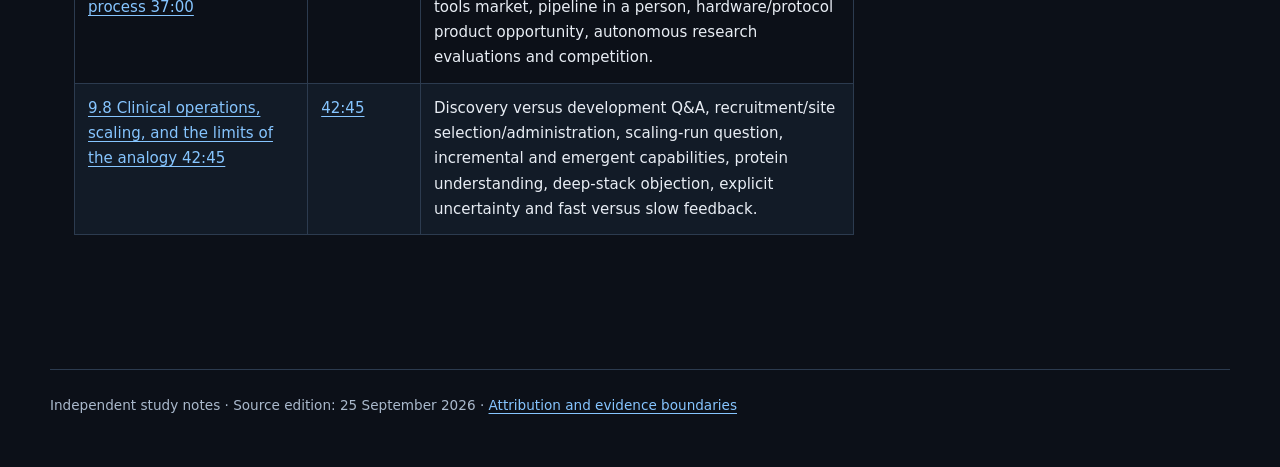
<file: docs/source-map.html>
<!DOCTYPE html>

<html lang="en"><head><meta charset="utf-8"/><meta content="width=device-width,initial-scale=1" name="viewport"/>
<title>Lecture map | MS&amp;E435 Study Notes</title><link href="assets/notes.css" rel="stylesheet"/>
<script>window.MathJax={tex:{inlineMath:[['$','$']],displayMath:[['$$','$$']]},options:{skipHtmlTags:['script','noscript','style','textarea','pre','code']}};</script>
<script defer="" src="assets/mathjax-tex-svg.js"></script><script defer="" src="assets/copy-code.js"></script></head>
<body><a class="skip" href="#main">Skip to content</a>
<header class="top"><div class="shell"><a class="brand" href="index.html">MS&amp;E435 · Economics of AI</a><nav aria-label="Site navigation"><a href="index.html">Reading guide</a><a href="source-map.html">Lecture map</a><a href="references.html">References</a></nav></div></header>
<div class="shell layout"><main class="main" id="main"><h1>Lecture map</h1><p>Section-level links connect the notes to the recorded discussion. The short descriptions below are authored summaries, not caption quotations. Mathematical and research additions are identified within each chapter.</p><h2 id="chapter-1">1. Economics of generative AI</h2><p>734 caption segments · English track · API generated flag: false · <a href="https://www.youtube.com/watch?v=LNSvp-9b-J0">Full recording</a></p><p><a href="sources/rewrite-coverage-01.json">Coverage ledger</a> · Full extracted captions are not redistributed; consult the recording.</p><table class="source-table"><thead><tr><th>Section</th><th>Recording</th><th>Source connection</th></tr></thead><tbody><tr><td><a href="lecture-01.html#11-a-course-about-mechanisms-and-decisions-0009">1.1 A course about mechanisms and decisions 00:09</a></td><td><a href="https://www.youtube.com/watch?v=LNSvp-9b-J0&amp;t=9s">00:09</a></td><td>Instructor background, course logistics, guest-led cross-stack format, readings, founding/funding/joining decisions, supercycle motivation.</td></tr><tr><td><a href="lecture-01.html#12-why-the-ai-triangle-differs-from-the-cloud-triangle-0500">1.2 Why the AI triangle differs from the cloud triangle 05:00</a></td><td><a href="https://www.youtube.com/watch?v=LNSvp-9b-J0&amp;t=300s">05:00</a></td><td>AI versus cloud triangle; early investment, NVIDIA dominance, and incremental inference cost as complementary hypotheses.</td></tr><tr><td><a href="lecture-01.html#13-investment-timing-incumbent-revenue-and-accounting-boundaries-0945">1.3 Investment timing, incumbent revenue, and accounting boundaries 09:45</a></td><td><a href="https://www.youtube.com/watch?v=LNSvp-9b-J0&amp;t=585s">09:45</a></td><td>AWS analogy; feature/platform issue; incumbent Salesforce/Palantir revenue; capacity bought for future periods; Google units and distribution advantage.</td></tr><tr><td><a href="lecture-01.html#14-equilibrium-training-demand-and-competitive-bottlenecks-1550">1.4 Equilibrium, training demand, and competitive bottlenecks 15:50</a></td><td><a href="https://www.youtube.com/watch?v=LNSvp-9b-J0&amp;t=950s">15:50</a></td><td>Stable equilibrium and unsuccessful technology question; alternative ASICs, capex guidance, training/inference mix and scheduling; holiday demand and possible continuous agents.</td></tr><tr><td><a href="lecture-01.html#15-concentration-vertical-integration-and-platform-risk-1950">1.5 Concentration, vertical integration, and platform risk 19:50</a></td><td><a href="https://www.youtube.com/watch?v=LNSvp-9b-J0&amp;t=1190s">19:50</a></td><td>Profit concentration, few hyperscaler customers for chips, vertical integration comparisons, DGX Cloud, quiz transition, two-year stack growth and unstable competitive middle layer.</td></tr><tr><td><a href="lecture-01.html#16-consumer-adoption-subscriptions-and-advertising-2800">1.6 Consumer adoption, subscriptions, and advertising 28:00</a></td><td><a href="https://www.youtube.com/watch?v=LNSvp-9b-J0&amp;t=1680s">28:00</a></td><td>Free usage, consumer utility/social/niche categories, knowledge-work adoption ceiling, user count versus monetization, subscription versus advertising and trust tension.</td></tr></tbody></table><h2 id="chapter-2">2. The GPU economy</h2><p>1,238 caption segments · English track · API generated flag: false · <a href="https://www.youtube.com/watch?v=BBl8bNJP6ds">Full recording</a></p><p><a href="sources/rewrite-coverage-02.json">Coverage ledger</a> · Full extracted captions are not redistributed; consult the recording.</p><table class="source-table"><thead><tr><th>Section</th><th>Recording</th><th>Source connection</th></tr></thead><tbody><tr><td><a href="lecture-02.html#21-productivity-abundance-and-the-unit-being-produced-0500">2.1 Productivity, abundance, and the unit being produced 05:00</a></td><td><a href="https://www.youtube.com/watch?v=BBl8bNJP6ds&amp;t=300s">05:00</a></td><td>Introductions, investing and entrepreneurship, broad ownership initiative, productivity/GDP and social benefits, use AI effectively, tokens as output.</td></tr><tr><td><a href="lecture-02.html#22-groqs-architecture-and-the-cloud-distribution-decision-0830">2.2 Groq's architecture and the cloud distribution decision 08:30</a></td><td><a href="https://www.youtube.com/watch?v=BBl8bNJP6ds&amp;t=510s">08:30</a></td><td>Groq/Ross origin, deterministic dataflow compiler, inference intensity, hardware adoption barrier, cloud API and open models, reported developer growth.</td></tr><tr><td><a href="lecture-02.html#23-prefill-decode-and-complementary-hardware-1540">2.3 Prefill, decode, and complementary hardware 15:40</a></td><td><a href="https://www.youtube.com/watch?v=BBl8bNJP6ds&amp;t=940s">15:40</a></td><td>Disaggregating prefill/decode and decode functions, SRAM versus HBM, NVLink proposal, partnership prototype, claimed 2.5x output for same power, complementary engineering teams.</td></tr><tr><td><a href="lecture-02.html#24-power-packaging-model-growth-and-the-cost-frontier-2130">2.4 Power, packaging, model growth, and the cost frontier 21:30</a></td><td><a href="https://www.youtube.com/watch?v=BBl8bNJP6ds&amp;t=1290s">21:30</a></td><td>OpenClaw spending anecdote, inference-cost declines, lithography, Taiwan supply chain, packaging/wafer scale, quantization, model growth and rising older-device prices.</td></tr><tr><td><a href="lecture-02.html#25-agents-elasticity-and-willingness-to-pay-2530">2.5 Agents, elasticity, and willingness to pay 25:30</a></td><td><a href="https://www.youtube.com/watch?v=BBl8bNJP6ds&amp;t=1530s">25:30</a></td><td>Answers to actions, willingness to pay, capability threshold, revenue acceleration claims, large compute commitments, harnesses, continuous enterprise assistants and optimistic margin account.</td></tr><tr><td><a href="lecture-02.html#26-recursive-improvement-employment-and-distribution-3500">2.6 Recursive improvement, employment, and distribution 35:00</a></td><td><a href="https://www.youtube.com/watch?v=BBl8bNJP6ds&amp;t=2100s">35:00</a></td><td>Future model and chip roadmaps, 100x engineering challenge, AI-assisted design, executive AGI opinions, distribution, careers, service economy, EQ and team formation, scientific discovery.</td></tr><tr><td><a href="lecture-02.html#27-edge-devices-risk-communication-and-competition-4500">2.7 Edge devices, risk communication, and competition 45:00</a></td><td><a href="https://www.youtube.com/watch?v=BBl8bNJP6ds&amp;t=2700s">45:00</a></td><td>Apple/device/cloud/privacy tradeoff, battery anecdote, risk messaging and regulatory capture, vulnerability testing consortium, reuse of training gear, NVIDIA margins/competition/valuation forecast.</td></tr></tbody></table><h2 id="chapter-3">3. Building AI factories</h2><p>1,147 caption segments · English track · API generated flag: false · <a href="https://www.youtube.com/watch?v=GcCGzfKdCd0">Full recording</a></p><p><a href="sources/rewrite-coverage-03.json">Coverage ledger</a> · Full extracted captions are not redistributed; consult the recording.</p><table class="source-table"><thead><tr><th>Section</th><th>Recording</th><th>Source connection</th></tr></thead><tbody><tr><td><a href="lecture-03.html#31-digital-labor-and-a-production-function-0300">3.1 Digital labor and a production function 03:00</a></td><td><a href="https://www.youtube.com/watch?v=GcCGzfKdCd0&amp;t=180s">03:00</a></td><td>Introduction, data/algorithms/compute/energy/buildings, Cobb-Douglas and digital labor, Crusoe integration boundaries.</td></tr><tr><td><a href="lecture-03.html#32-energy-first-siting-and-the-meaning-of-a-powered-shell-0920">3.2 Energy-first siting and the meaning of a powered shell 09:20</a></td><td><a href="https://www.youtube.com/watch?v=GcCGzfKdCd0&amp;t=560s">09:20</a></td><td>Powered shells as current bottleneck; energy-first locations, West Texas congestion, Abilene substations/gas/buildings/network, tenants and workforce; later across-the-meter example connected here.</td></tr><tr><td><a href="lecture-03.html#33-electrical-conversion-liquid-cooling-and-water-accounting-1850">3.3 Electrical conversion, liquid cooling, and water accounting 18:50</a></td><td><a href="https://www.youtube.com/watch?v=GcCGzfKdCd0&amp;t=1130s">18:50</a></td><td>Electrical distribution, transformers, cooling loop, chillers, plumbing, water inventory versus recirculation.</td></tr><tr><td><a href="lecture-03.html#34-reliability-checkpoints-and-construction-economics-2200">3.4 Reliability, checkpoints, and construction economics 22:00</a></td><td><a href="https://www.youtube.com/watch?v=GcCGzfKdCd0&amp;t=1320s">22:00</a></td><td>UPS, selective backup for storage/network, checkpoint recovery, construction labor 4.7m/MW, soft costs, gas generation supply, twenty-million physical cost and inflation; Claude Texas generation/grid example cross-referenced in 3.2.</td></tr><tr><td><a href="lecture-03.html#35-chips-networks-useful-life-and-the-payback-trap-3000">3.5 Chips, networks, useful life, and the payback trap 30:00</a></td><td><a href="https://www.youtube.com/watch?v=GcCGzfKdCd0&amp;t=1800s">30:00</a></td><td>GPU/network/CPU/storage/fit-out spending, acknowledged overlap, scale premium, older hardware prices, useful life, sixty-million total, operating costs, rental payback, managed endpoints.</td></tr><tr><td><a href="lecture-03.html#36-modular-facilities-and-redesigning-the-electrical-stack-4045">3.6 Modular facilities and redesigning the electrical stack 40:45</a></td><td><a href="https://www.youtube.com/watch?v=GcCGzfKdCd0&amp;t=2445s">40:45</a></td><td>Spark modular air/liquid facilities, reported factory savings, electrical supplier near-term strength and long-term innovation risk, high-voltage DC/power electronics, open-model outlook.</td></tr><tr><td><a href="lecture-03.html#37-space-data-centers-and-the-limits-of-abstraction-4520">3.7 Space data centers and the limits of abstraction 45:20</a></td><td><a href="https://www.youtube.com/watch?v=GcCGzfKdCd0&amp;t=2720s">45:20</a></td><td>Space data centers, Starcloud partnership, potential removed terrestrial costs, heat/repair/launch limits, uncertain timeline, continuous learning advice.</td></tr></tbody></table><h2 id="chapter-4">4. Enterprise AI and SaaS</h2><p>1,074 caption segments · English track · API generated flag: false · <a href="https://www.youtube.com/watch?v=sRvrXL83N-c">Full recording</a></p><p><a href="sources/rewrite-coverage-04.json">Coverage ledger</a> · Full extracted captions are not redistributed; consult the recording.</p><table class="source-table"><thead><tr><th>Section</th><th>Recording</th><th>Source connection</th></tr></thead><tbody><tr><td><a href="lecture-04.html#41-capability-without-organizational-context-0009">4.1 Capability without organizational context 00:09</a></td><td><a href="https://www.youtube.com/watch?v=sRvrXL83N-c&amp;t=9s">00:09</a></td><td>Career anxiety, contested AGI definition, unspecified superintelligence, pilot failure percentage questioned, organizational context and experienced employee knowledge.</td></tr><tr><td><a href="lecture-04.html#42-cheaper-software-changes-competition-and-switching-0720">4.2 Cheaper software changes competition and switching 07:20</a></td><td><a href="https://www.youtube.com/watch?v=sRvrXL83N-c&amp;t=440s">07:20</a></td><td>Software-is-dead rebuttal, lower entry and UI switching costs, incumbents share tools, build-versus-buy skepticism, scale/brand/trust/data defenses, innovation and pricing changes.</td></tr><tr><td><a href="lecture-04.html#43-the-jagged-frontier-and-the-selection-problem-in-support-1335">4.3 The jagged frontier and the selection problem in support 13:35</a></td><td><a href="https://www.youtube.com/watch?v=sRvrXL83N-c&amp;t=815s">13:35</a></td><td>Jagged frontier, advanced Databricks support, customers already tried alternatives, context limits and reported automation-vendor mismatch.</td></tr><tr><td><a href="lecture-04.html#44-reorganizing-the-factory-then-the-software-team-1655">4.4 Reorganizing the factory, then the software team 16:55</a></td><td><a href="https://www.youtube.com/watch?v=sRvrXL83N-c&amp;t=1015s">16:55</a></td><td>Dynamo/computer analogy, factory redesign, nine-month connector and initial 1.5-month saving, seven connectors/quarter through requirements iteration, outsourced test setup, shared staffing.</td></tr><tr><td><a href="lecture-04.html#45-where-value-accrues-when-the-bottleneck-moves-2445">4.5 Where value accrues when the bottleneck moves 24:45</a></td><td><a href="https://www.youtube.com/watch?v=sRvrXL83N-c&amp;t=1485s">24:45</a></td><td>Application investment preference, multicast commercial disappointment as bandwidth became cheap, unexpected internet applications, healthcare/education opportunities, value moving up stack.</td></tr><tr><td><a href="lecture-04.html#46-open-models-token-factories-and-a-long-time-horizon-3215">4.6 Open models, token factories, and a long time horizon 32:15</a></td><td><a href="https://www.youtube.com/watch?v=sRvrXL83N-c&amp;t=1935s">32:15</a></td><td>Open-model catchup, centralized token factories, scale and margin-pressure prediction, coding tools and Genie usage, Databricks ambition, long-term career advice and delayed application ideas.</td></tr></tbody></table><h2 id="chapter-5">5. Compute strategy: the capstone case</h2><p>957 caption segments · English track · API generated flag: false · <a href="https://www.youtube.com/watch?v=4k53z3Ysjg0">Full recording</a></p><p><a href="sources/rewrite-coverage-05.json">Coverage ledger</a> · Full extracted captions are not redistributed; consult the recording.</p><table class="source-table"><thead><tr><th>Section</th><th>Recording</th><th>Source connection</th></tr></thead><tbody><tr><td><a href="lecture-05.html#51-compute-revenue-and-the-distinction-between-capacity-and-demand-0230">5.1 Compute, revenue, and the distinction between capacity and demand 02:30</a></td><td><a href="https://www.youtube.com/watch?v=4k53z3Ysjg0&amp;t=150s">02:30</a></td><td>Intel/manufacturing/CPU introduction, compute-revenue chart, industrial compute role, availability and research mission, aspirational thirty-GW split.</td></tr><tr><td><a href="lecture-05.html#52-training-increasingly-contains-inference-0540">5.2 Training increasingly contains inference 05:40</a></td><td><a href="https://www.youtube.com/watch?v=4k53z3Ysjg0&amp;t=340s">05:40</a></td><td>Pretraining/posttraining/RL/synthetic-data inference, inference majority and future prediction, cheaper tokens/better tokens/fewer tokens per task.</td></tr><tr><td><a href="lecture-05.html#53-orchestrating-a-supply-chain-and-valuing-time-to-compute-0900">5.3 Orchestrating a supply chain and valuing time to compute 09:00</a></td><td><a href="https://www.youtube.com/watch?v=4k53z3Ysjg0&amp;t=540s">09:00</a></td><td>Full supply chain, synchronized arrival/commissioning, brittle chips, grid ramps, supply diversification, generation, huge per-person capacity scenario, compute availability and product access.</td></tr><tr><td><a href="lecture-05.html#54-agents-make-the-compute-graph-heterogeneous-1725">5.4 Agents make the compute graph heterogeneous 17:25</a></td><td><a href="https://www.youtube.com/watch?v=4k53z3Ysjg0&amp;t=1045s">17:25</a></td><td>Chatbot/reasoning/agent transition, actions/tools/VMs, compute graph, human flow, heterogeneous accelerators, long context, supplier diversity and foundry allocation.</td></tr><tr><td><a href="lecture-05.html#55-centralized-scale-first-token-latency-and-the-newly-visible-bottleneck-2730">5.5 Centralized scale, first-token latency, and the newly visible bottleneck 27:30</a></td><td><a href="https://www.youtube.com/watch?v=4k53z3Ysjg0&amp;t=1650s">27:30</a></td><td>Large-campus scale/labor benefits, inference edge tradeoff, 400–500ms example, prefill context, faster Cerebras exposing API overhead, latency engagement thesis.</td></tr><tr><td><a href="lecture-05.html#56-memory-architectures-co-design-and-the-pace-of-change-3300">5.6 Memory architectures, co-design, and the pace of change 33:00</a></td><td><a href="https://www.youtube.com/watch?v=4k53z3Ysjg0&amp;t=1980s">33:00</a></td><td>Memory hierarchy evolution, AI-assisted chip/software co-design, three-year design-cycle mismatch.</td></tr><tr><td><a href="lecture-05.html#57-durable-opportunities-and-the-final-capacity-questions-3630">5.7 Durable opportunities and the final capacity questions 36:30</a></td><td><a href="https://www.youtube.com/watch?v=4k53z3Ysjg0&amp;t=2190s">36:30</a></td><td>Value migrating to platforms/apps, foundational hardware opportunities, wrappers and outcome interfaces, manufacturing/lithography concentration, short-term harness versus long-term memory improvements, UK project question answered through delivery timing, open-weight frontier lead.</td></tr></tbody></table><h2 id="chapter-6">6. Enterprise knowledge and specialization</h2><p>1,108 caption segments · English track · API generated flag: false · <a href="https://www.youtube.com/watch?v=LRGX-gTegVA">Full recording</a></p><p><a href="sources/rewrite-coverage-06.json">Coverage ledger</a> · Full extracted captions are not redistributed; consult the recording.</p><table class="source-table"><thead><tr><th>Section</th><th>Recording</th><th>Source connection</th></tr></thead><tbody><tr><td><a href="lecture-06.html#61-from-learned-representations-to-a-usable-assistant-0010">6.1 From learned representations to a usable assistant 00:10</a></td><td><a href="https://www.youtube.com/watch?v=LRGX-gTegVA&amp;t=10s">00:10</a></td><td>Student/OpenAI/evaluation/long-horizon research path, enterprise-specific knowledge gap, AlexNet and learned representations, transformer history.</td></tr><tr><td><a href="lecture-06.html#62-scaling-post-training-and-verifiable-rewards-0845">6.2 Scaling, post-training, and verifiable rewards 08:45</a></td><td><a href="https://www.youtube.com/watch?v=LRGX-gTegVA&amp;t=525s">08:45</a></td><td>Scaling laws, preference training, reasoning emergence, data efficiency, continual learning preview, code verification, code as general interface, structural/aesthetic slide rewards.</td></tr><tr><td><a href="lecture-06.html#63-data-scarcity-environments-and-evaluations-1715">6.3 Data scarcity, environments, and evaluations 17:15</a></td><td><a href="https://www.youtube.com/watch?v=LRGX-gTegVA&amp;t=1035s">17:15</a></td><td>Pre/post-training definitions, data wall, synthetic documents and architecture, interactive environments and repeated rollouts, evaluation roadmap and enterprise-specific standards.</td></tr><tr><td><a href="lecture-06.html#64-enterprise-specialization-the-menu-is-a-relational-object-2600">6.4 Enterprise specialization: the menu is a relational object 26:00</a></td><td><a href="https://www.youtube.com/watch?v=LRGX-gTegVA&amp;t=1560s">26:00</a></td><td>Applied Compute founding, DoorDash merchant/menu extraction, modifiers and relationships, human corrections, VLM versus OCR, why specialize instead of waiting for a new frontier model.</td></tr><tr><td><a href="lecture-06.html#65-small-specialists-compute-budgets-and-system-co-design-3045">6.5 Small specialists, compute budgets, and system co-design 30:45</a></td><td><a href="https://www.youtube.com/watch?v=LRGX-gTegVA&amp;t=1845s">30:45</a></td><td>Approximate DeepSeek compute comparison and rising RL spend, fast coding bug catcher, quality/cost/latency frontier, harness/context/model co-development, ensembles and spreadsheet specialist example.</td></tr><tr><td><a href="lecture-06.html#66-continual-learning-from-sparse-and-ambiguous-feedback-3540">6.6 Continual learning from sparse and ambiguous feedback 35:40</a></td><td><a href="https://www.youtube.com/watch?v=LRGX-gTegVA&amp;t=2140s">35:40</a></td><td>Sparse production rewards, Cursor acceptance/reversion telemetry, uncertain step timing, dynamic versus replayable environments, large batches, offline context extraction, weight/context/harness improvements.</td></tr><tr><td><a href="lecture-06.html#67-architecture-choices-and-the-economics-of-the-next-evaluation-4000">6.7 Architecture choices and the economics of the next evaluation 40:00</a></td><td><a href="https://www.youtube.com/watch?v=LRGX-gTegVA&amp;t=2400s">40:00</a></td><td>Transformer versus alternatives/Mamba, human data-efficiency argument, infrastructure momentum, hardware/co-design opportunity, NVIDIA versus in-house chips, harder future data tasks, generator-verifier gap, robotics/egocentric data, preferred image learning aid.</td></tr></tbody></table><h2 id="chapter-7">7. Coding AI and software creation</h2><p>1,091 caption segments · English track · API generated flag: false · <a href="https://www.youtube.com/watch?v=HA7lZd7zk3M">Full recording</a></p><p><a href="sources/rewrite-coverage-07.json">Coverage ledger</a> · Full extracted captions are not redistributed; consult the recording.</p><table class="source-table"><thead><tr><th>Section</th><th>Recording</th><th>Source connection</th></tr></thead><tbody><tr><td><a href="lecture-07.html#71-developer-experience-expands-the-population-of-creators-0010">7.1 Developer experience expands the population of creators 00:10</a></td><td><a href="https://www.youtube.com/watch?v=HA7lZd7zk3M&amp;t=10s">00:10</a></td><td>Biography, access through open source, developer-experience deployment problem, creator expansion, model-driven deployment growth, running code as learning.</td></tr><tr><td><a href="lecture-07.html#72-pages-become-long-running-stateful-workflows-0820">7.2 Pages become long-running, stateful workflows 08:20</a></td><td><a href="https://www.youtube.com/watch?v=HA7lZd7zk3M&amp;t=500s">08:20</a></td><td>Pages versus agents, seconds-to-days workflows, elastic compute for agent-written software, token pricing, rich human experiences, three infrastructure roles.</td></tr><tr><td><a href="lecture-07.html#73-gateways-sandboxes-and-the-agents-computer-1400">7.3 Gateways, sandboxes, and the agent's computer 14:00</a></td><td><a href="https://www.youtube.com/watch?v=HA7lZd7zk3M&amp;t=840s">14:00</a></td><td>Agent tool preferences, reusable blocks, reported support automation, gateway/CDN analogy, model routing/caching, sandbox computer and agent security.</td></tr><tr><td><a href="lecture-07.html#74-operating-the-cloud-and-preserving-the-system-of-record-2100">7.4 Operating the cloud and preserving the system of record 21:00</a></td><td><a href="https://www.youtube.com/watch?v=HA7lZd7zk3M&amp;t=1260s">21:00</a></td><td>Self-operating cloud, on-call burden, Meta/Notion examples, customized software, parking software, generated Salesforce interface retaining workflows/database/access controls, APIs/CLIs/MCP.</td></tr><tr><td><a href="lecture-07.html#75-disposable-prototypes-and-composable-building-blocks-2830">7.5 Disposable prototypes and composable building blocks 28:30</a></td><td><a href="https://www.youtube.com/watch?v=HA7lZd7zk3M&amp;t=1710s">28:30</a></td><td>One-call sales prototypes versus long-lived infrastructure, agent-mediated support traces, 86/86 sample, training/retrieval exposure, Tailwind/React/Next local reasoning and composability.</td></tr><tr><td><a href="lecture-07.html#76-platform-scope-reuse-and-value-capture-3630">7.6 Platform scope, reuse, and value capture 36:30</a></td><td><a href="https://www.youtube.com/watch?v=HA7lZd7zk3M&amp;t=2190s">36:30</a></td><td>Broad platform scope, dogfooding, gateway/CDN reuse, sandbox virtualization reuse, growth claims, infrastructure/domain-name complements, security and engineering demand.</td></tr><tr><td><a href="lecture-07.html#77-consumption-pricing-quotas-and-reliable-action-4400">7.7 Consumption pricing, quotas, and reliable action 44:00</a></td><td><a href="https://www.youtube.com/watch?v=HA7lZd7zk3M&amp;t=2640s">44:00</a></td><td>Static content/restrictive builders, direct product access, consumption pricing, provocative rate-limit removal immediately qualified by operational/abuse needs, space and energy interests.</td></tr></tbody></table><h2 id="chapter-8">8. Applied AI and inference platforms</h2><p>1,138 caption segments · English track · API generated flag: false · <a href="https://www.youtube.com/watch?v=Qh7Oxvo5sJI">Full recording</a></p><p><a href="sources/rewrite-coverage-08.json">Coverage ledger</a> · Full extracted captions are not redistributed; consult the recording.</p><table class="source-table"><thead><tr><th>Section</th><th>Recording</th><th>Source connection</th></tr></thead><tbody><tr><td><a href="lecture-08.html#81-why-an-inference-platform-exists-0300">8.1 Why an inference platform exists 03:00</a></td><td><a href="https://www.youtube.com/watch?v=Qh7Oxvo5sJI&amp;t=180s">03:00</a></td><td>Founder path from finance and machine learning to production infrastructure; infrastructure as exposure to many applications; Wispr Flow voice pipeline and Abridge clinical-note pipeline; inference as cost of goods sold; performance, reliability, multi-cloud access, security, observability, and developer experience.</td></tr><tr><td><a href="lecture-08.html#82-specialization-while-the-frontier-keeps-moving-0830">8.2 Specialization while the frontier keeps moving 08:30</a></td><td><a href="https://www.youtube.com/watch?v=Qh7Oxvo5sJI&amp;t=510s">08:30</a></td><td>Why specialize when frontier models improve; claimed 90-day lag and 70–90% savings; gross-margin pressure as applications scale; proprietary workflow feedback; East India Company analogy; Cursor/Composer performance question and speaker admission of no internal data.</td></tr><tr><td><a href="lecture-08.html#83-pricing-post-training-and-customer-trust-1440">8.3 Pricing, post-training, and customer trust 14:40</a></td><td><a href="https://www.youtube.com/watch?v=Qh7Oxvo5sJI&amp;t=880s">14:40</a></td><td>Compute markup versus token and outcome pricing; customer defines utility, brings data, selects model; training-to-serving loop; trust while serving competing customers; security and data boundaries.</td></tr><tr><td><a href="lecture-08.html#84-the-open-model-ecosystem-is-an-economic-dependency-1950">8.4 The open-model ecosystem is an economic dependency 19:50</a></td><td><a href="https://www.youtube.com/watch?v=Qh7Oxvo5sJI&amp;t=1190s">19:50</a></td><td>Dependence on independent apps and capable open models; uncertain funding model; China/US ecosystem discussion; research concentration; Google/NVIDIA investment examples; incentives behind policy proposals and concentration of power.</td></tr><tr><td><a href="lecture-08.html#85-hardware-advantages-become-service-advantages-only-through-software-2540">8.5 Hardware advantages become service advantages only through software 25:40</a></td><td><a href="https://www.youtube.com/watch?v=Qh7Oxvo5sJI&amp;t=1540s">25:40</a></td><td>NVIDIA supply chain, financing and CUDA ecosystem; TPUs and alternative chips; prefill/decode disaggregation; TensorRT-LLM, vLLM, SGLang; speed of execution versus theoretical hardware diversity.</td></tr><tr><td><a href="lecture-08.html#86-multi-cloud-service-fungibility-and-switching-costs-2930">8.6 Multi-cloud service, fungibility, and switching costs 29:30</a></td><td><a href="https://www.youtube.com/watch?v=Qh7Oxvo5sJI&amp;t=1770s">29:30</a></td><td>Approximately 18–20 clouds and 87 clusters reported; fungibility through software; supply access; supplier competition in inference; database analogy and switching risk in production token path.</td></tr><tr><td><a href="lecture-08.html#87-renting-ownership-scarcity-and-global-demand-3215">8.7 Renting, ownership, scarcity, and global demand 32:15</a></td><td><a href="https://www.youtube.com/watch?v=Qh7Oxvo5sJI&amp;t=1935s">32:15</a></td><td>Renting for speed, ownership for access; mutual underestimation between software firms and infrastructure firms; reported renewal from 263 to 510 per hour for an unspecified cluster; supply timing; 30 trillion tokens/day, 150000 B200-equivalent forecast and 7 billion spending estimate; claimed 30% ownership saving; persistent scarcity forecast; international demand and absence of a nightly reset.</td></tr><tr><td><a href="lecture-08.html#88-standardizing-the-physical-layer-and-financing-its-expansion-3910">8.8 Standardizing the physical layer and financing its expansion 39:10</a></td><td><a href="https://www.youtube.com/watch?v=Qh7Oxvo5sJI&amp;t=2350s">39:10</a></td><td>Energy/power entrepreneurship; shipping-container analogy for modular data centers; maintenance ecosystem; enterprise innovation; study and career advice; project financing interest.</td></tr><tr><td><a href="lecture-08.html#89-compute-futures-and-tests-that-could-falsify-the-thesis-4300">8.9 Compute futures and tests that could falsify the thesis 43:00</a></td><td><a href="https://www.youtube.com/watch?v=Qh7Oxvo5sJI&amp;t=2580s">43:00</a></td><td>Compute futures and bespoke trading; antitheses to Baseten thesis; government incentives for open models; frontier labs releasing lagging models; incentives for post-training; modular facilities versus VMs; kernel and disaggregation opportunities; architecture uncertainty.</td></tr></tbody></table><h2 id="chapter-9">9. AI in life sciences</h2><p>1,276 caption segments · English track · API generated flag: false · <a href="https://www.youtube.com/watch?v=nWKiJHKIZfo">Full recording</a></p><p><a href="sources/rewrite-coverage-09.json">Coverage ledger</a> · Full extracted captions are not redistributed; consult the recording.</p><table class="source-table"><thead><tr><th>Section</th><th>Recording</th><th>Source connection</th></tr></thead><tbody><tr><td><a href="lecture-09.html#91-molecular-design-inside-an-experimental-research-loop-0258">9.1 Molecular design inside an experimental research loop 02:58</a></td><td><a href="https://www.youtube.com/watch?v=nWKiJHKIZfo&amp;t=178s">02:58</a></td><td>Biographies, scalable medicine, Chai CAD and zero-shot ambition, platform versus own drugs, Claude scientific/regulatory tasks, product and model layers, internal basic-research wet lab.</td></tr><tr><td><a href="lecture-09.html#92-from-a-causal-target-to-a-development-candidate-1000">9.2 From a causal target to a development candidate 10:00</a></td><td><a href="https://www.youtube.com/watch?v=nWKiJHKIZfo&amp;t=600s">10:00</a></td><td>Disease/population, target crowding, modality, hit/lead optimization, candidate, manufacturing, IND and clinical phases; rough four plus six-to-nine-year timeline.</td></tr><tr><td><a href="lecture-09.html#93-better-molecules-can-change-the-downstream-experiment-1700">9.3 Better molecules can change the downstream experiment 17:00</a></td><td><a href="https://www.youtube.com/watch?v=nWKiJHKIZfo&amp;t=1020s">17:00</a></td><td>Better molecules can improve clinical evidence, small effects, more medicines and generation/outer-loop complementarity. Later endpoint discussion at 24-25 minutes brought forward to complete this argument.</td></tr><tr><td><a href="lecture-09.html#94-why-progress-requires-models-measurements-and-adoption-together-1945">9.4 Why progress requires models, measurements, and adoption together 19:45</a></td><td><a href="https://www.youtube.com/watch?v=nWKiJHKIZfo&amp;t=1185s">19:45</a></td><td>Why now: architecture, compute, datasets, willingness to adopt, China comparison as speaker opinion, specialized/general model complementarity, measurement technology, shorter timeline forecast and physical trial limits.</td></tr><tr><td><a href="lecture-09.html#95-who-captures-the-value-of-a-more-productive-development-program-2530">9.5 Who captures the value of a more productive development program? 25:30</a></td><td><a href="https://www.youtube.com/watch?v=nWKiJHKIZfo&amp;t=1530s">25:30</a></td><td>Tools versus drug ownership, wet-lab clarification, tool value through time/cost/success, startup differentiation and incumbent possibilities.</td></tr><tr><td><a href="lecture-09.html#96-new-biological-frontiers-and-the-demand-for-experiments-3020">9.6 New biological frontiers and the demand for experiments 30:20</a></td><td><a href="https://www.youtube.com/watch?v=nWKiJHKIZfo&amp;t=1820s">30:20</a></td><td>Other modalities, target discovery, virtual cells/perturbations/human genetics, sophisticated medicines, speculative muscle and sleep markets, pharma reinvestment, experiment demand rebound, skepticism of nonfrontier software.</td></tr><tr><td><a href="lecture-09.html#97-giving-an-agent-access-to-the-physical-research-process-3700">9.7 Giving an agent access to the physical research process 37:00</a></td><td><a href="https://www.youtube.com/watch?v=nWKiJHKIZfo&amp;t=2220s">37:00</a></td><td>CRO orders versus instrument integration, Plasmidsaurus/Adaptive/Twist examples, difficult tools market, pipeline in a person, hardware/protocol product opportunity, autonomous research evaluations and competition.</td></tr><tr><td><a href="lecture-09.html#98-clinical-operations-scaling-and-the-limits-of-the-analogy-4245">9.8 Clinical operations, scaling, and the limits of the analogy 42:45</a></td><td><a href="https://www.youtube.com/watch?v=nWKiJHKIZfo&amp;t=2565s">42:45</a></td><td>Discovery versus development Q&amp;A, recruitment/site selection/administration, scaling-run question, incremental and emergent capabilities, protein understanding, deep-stack objection, explicit uncertainty and fast versus slow feedback.</td></tr></tbody></table></main><aside class="side"><details open=""><summary>On this page</summary><ul><li><a href="#chapter-1">1. Economics of generative AI</a></li><li><a href="#chapter-2">2. The GPU economy</a></li><li><a href="#chapter-3">3. Building AI factories</a></li><li><a href="#chapter-4">4. Enterprise AI and SaaS</a></li><li><a href="#chapter-5">5. Compute strategy: the capstone case</a></li><li><a href="#chapter-6">6. Enterprise knowledge and specialization</a></li><li><a href="#chapter-7">7. Coding AI and software creation</a></li><li><a href="#chapter-8">8. Applied AI and inference platforms</a></li><li><a href="#chapter-9">9. AI in life sciences</a></li></ul></details></aside></div>
<footer class="foot shell">Independent study notes · Source edition: 25 September 2026 · <a href="index.html#provenance">Attribution and evidence boundaries</a></footer></body></html>
</file>
<file: docs/assets/notes.css>
:root {color-scheme:dark;--bg:#0c1018;--panel:#151d2a;--line:#2c3b4f;--text:#e8edf4;--muted:#aab9cc;--accent:#86c5ff;--warm:#ffd395}
*{box-sizing:border-box}html{scroll-behavior:smooth}body{margin:0;background:var(--bg);color:var(--text);font:17px/1.68 system-ui,Segoe UI,sans-serif}
a{color:var(--accent);text-underline-offset:3px}a:hover{color:#b5dcff}.shell{max-width:1180px;margin:auto;padding:0 24px}.top{border-bottom:1px solid var(--line);background:#101722;position:sticky;top:0;z-index:2}.top .shell{display:flex;align-items:center;justify-content:space-between;gap:20px;padding-top:12px;padding-bottom:12px}.brand{font-weight:800;color:var(--text);text-decoration:none}.top nav{display:flex;gap:14px;flex-wrap:wrap;font-size:.87rem}.top nav a{text-decoration:none}.layout{display:grid;grid-template-columns:minmax(0,780px) 260px;gap:44px;align-items:start}.main{min-width:0;padding:46px 0 100px}.side{position:sticky;top:76px;max-height:calc(100vh - 90px);overflow:auto;padding:35px 0 20px;font-size:.83rem}.side strong{display:block;color:var(--warm);letter-spacing:.08em;text-transform:uppercase}.side ul{list-style:none;padding:0}.side li{margin:9px 0}.side a{text-decoration:none;color:var(--muted)}.side a:hover{color:var(--accent)}h1,h2,h3{line-height:1.2;letter-spacing:-.025em}h1{font-size:clamp(2.2rem,4vw,3.7rem);margin:0 0 22px}h2{font-size:1.7rem;margin:68px 0 18px;border-top:1px solid var(--line);padding-top:25px;scroll-margin-top:80px}h2 a[href*="youtube.com/watch"]{font-size:.58em;font-weight:650;letter-spacing:0;white-space:nowrap;vertical-align:middle}h3{font-size:1.2rem;color:var(--warm);margin:38px 0 12px;scroll-margin-top:80px}p{margin:0 0 1.15em}p:first-of-type{color:var(--muted)}strong{color:#fff}blockquote{border-left:3px solid var(--accent);padding:10px 18px;background:var(--panel);margin:24px 0}table{border-collapse:collapse;width:100%;margin:24px 0 34px;display:block;overflow-x:auto;font-size:.94rem}th,td{border:1px solid var(--line);padding:12px 13px;text-align:left;vertical-align:top}th{background:#192536;color:var(--warm)}tr:nth-child(even) td{background:#121b27}pre{background:#111a27;border:1px solid var(--line);border-radius:10px;padding:20px;overflow-x:auto;color:#d4e8ff;font:14px/1.5 Consolas,monospace}code{font-family:Consolas,monospace;background:#1b293a;padding:1px 4px;border-radius:3px}pre code{background:none;padding:0}ol,ul{padding-left:1.6em}li{margin-bottom:.55em}.MathJax_Display{overflow-x:auto}.hero{background:linear-gradient(135deg,#16243a,#111925);border:1px solid var(--line);border-radius:16px;padding:25px 30px;margin:36px 0}.eyebrow{font-size:.78rem;font-weight:800;color:var(--warm);letter-spacing:.12em;text-transform:uppercase}.cards{display:grid;grid-template-columns:repeat(2,1fr);gap:16px;margin-top:28px}.card{display:block;background:var(--panel);border:1px solid var(--line);border-radius:13px;padding:22px;text-decoration:none;color:var(--text)}.card:hover{border-color:var(--accent);transform:translateY(-2px)}.card b{font-size:1.15rem}.card span{display:block;color:var(--muted);margin-top:8px}.tiny{color:var(--muted);font-size:.85rem}.foot{border-top:1px solid var(--line);padding:24px 0 50px;color:var(--muted);font-size:.85rem}@media(max-width:900px){.layout{display:block}.side{display:none}.main{padding-top:32px}.cards{grid-template-columns:1fr}.top nav{display:none}}@media print{:root{color-scheme:light;--bg:#fff;--panel:#f5f5f5;--line:#ccc;--text:#111;--muted:#333;--accent:#064d8b;--warm:#704600}body{font-size:11pt}.top,.side{display:none}.shell{max-width:none;padding:0}.main{padding:0}h2{break-after:avoid}pre,table{break-inside:avoid}.card{break-inside:avoid}}
.chapter-nav{display:grid;grid-template-columns:1fr auto 1fr;gap:16px;align-items:center;border-block:1px solid var(--line);padding:18px 0;margin:0 0 42px;font-size:.93rem}.chapter-nav:last-child{margin:55px 0 0}.chapter-nav a{display:block;text-decoration:none}.chapter-nav .next{text-align:right}.chapter-nav .index{color:var(--muted)}@media(max-width:600px){.chapter-nav{grid-template-columns:1fr;gap:8px}.chapter-nav .next{text-align:left}}@media print{.chapter-nav{display:none}}

.skip{position:absolute;left:-9999px}.skip:focus{left:15px;top:15px;z-index:10;background:var(--panel);padding:10px}.source-note{border-left:3px solid var(--warm);padding:12px 18px;background:var(--panel)}.tag{color:var(--warm);font-size:.85rem}mjx-container[display="true"]{overflow-x:auto;overflow-y:hidden;max-width:100%;padding:8px 0}.source-table td:first-child{min-width:180px}a:focus-visible{outline:2px solid var(--warm);outline-offset:4px}.top nav{font-size:.85rem}.cards .card b{line-height:1.35;display:block}.meta{color:var(--muted)}@media(max-width:900px){.top{position:static}.top .shell{display:block}.top nav{display:flex;margin-top:10px}.side{display:block;position:static;max-height:none;padding:0 0 30px}.layout{display:flex;flex-direction:column}.side{order:-1}.main{width:100%;padding-top:0}.side details{padding-top:18px}.shell{padding-inline:18px}h2{margin-top:48px}.hero{padding:20px}}@media print{strong{color:#111}.hero,th,tr:nth-child(even) td,pre,code{background:#f5f5f5;color:#111}.side,.skip{display:none}a{color:#064d8b}.main{width:100%}.layout{display:block}mjx-container{color:#111}h1{font-size:26pt}h2{font-size:18pt}}

mjx-container:not([display="true"]){display:inline-block;max-width:100%;overflow-x:auto;overflow-y:hidden;vertical-align:middle;scrollbar-width:none}mjx-container:not([display="true"])::-webkit-scrollbar{display:none}

.code-wrapper{position:relative}.code-wrapper pre{padding-top:3rem}.copy-code{position:absolute;right:.6rem;top:.5rem;border:1px solid #738096;border-radius:4px;background:#202c3c;color:#edf2f8;padding:.3rem .6rem;cursor:pointer}.copy-code:focus-visible{outline:2px solid #72d2df}@media print{.copy-code{display:none}.code-wrapper pre{padding-top:1rem}}
</file>
